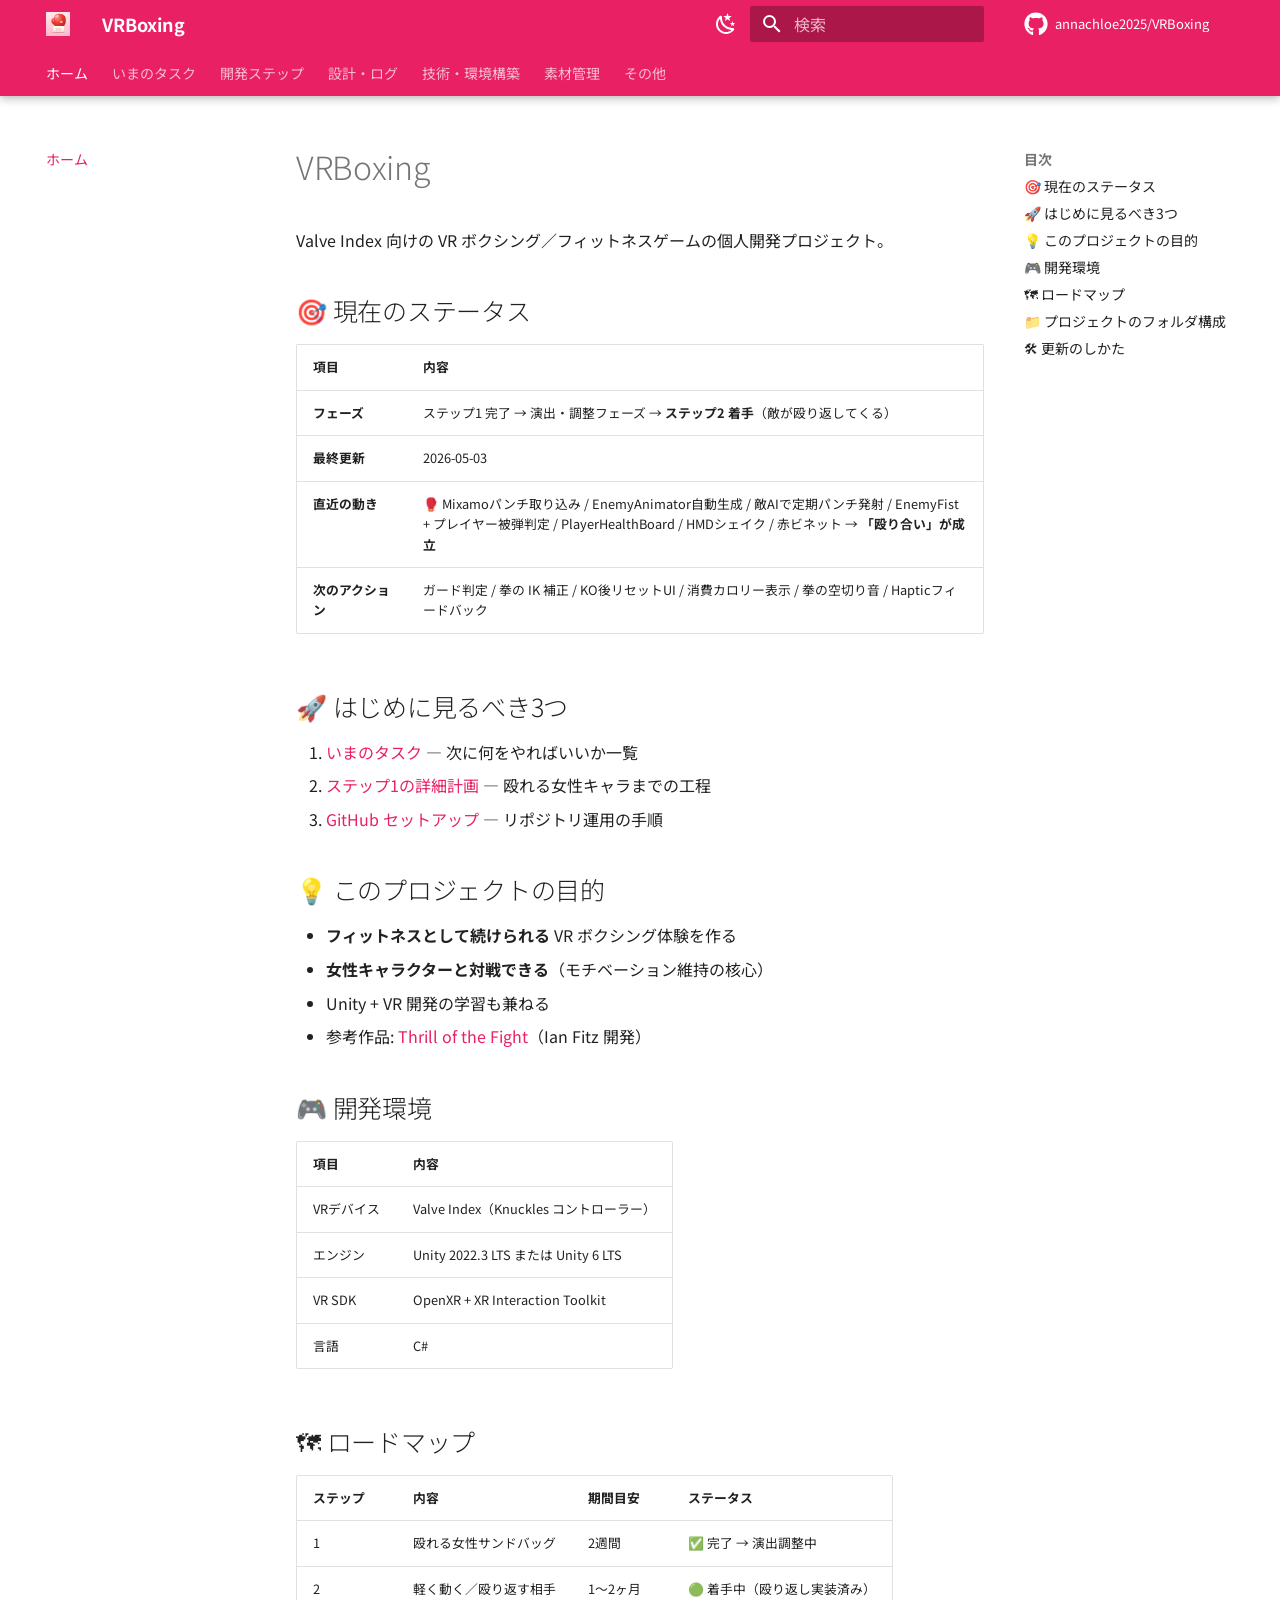
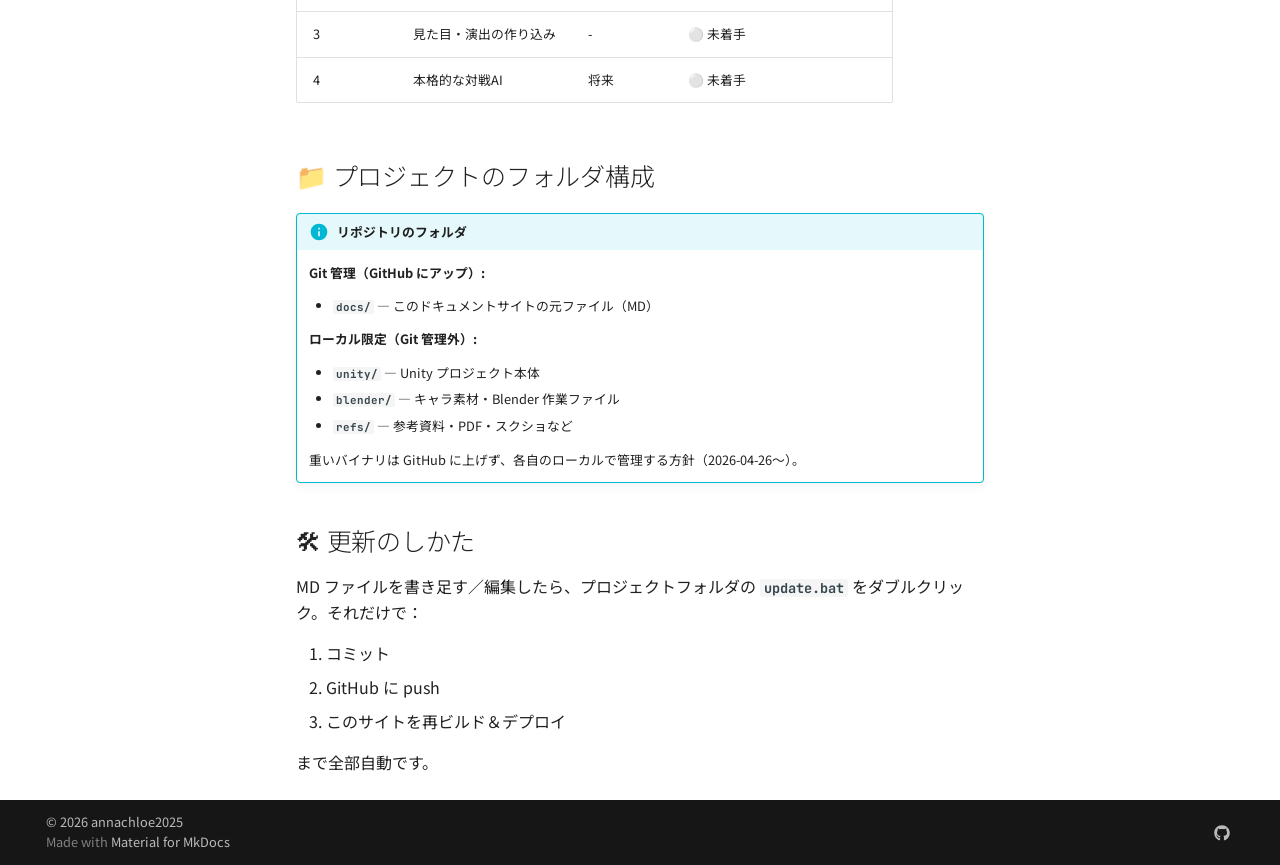
<file: index.html>
<!doctype html>
<html lang="ja" class="no-js">
  <head>
    
      <meta charset="utf-8">
      <meta name="viewport" content="width=device-width,initial-scale=1">
      
        <meta name="description" content="Valve Index 向け VR ボクシング／フィットネスゲームの個人開発プロジェクト">
      
      
      
        <link rel="canonical" href="https://annachloe2025.github.io/VRBoxing/">
      
      
      
        <link rel="next" href="tasks/">
      
      
        
      
      
      <link rel="icon" href="assets/icons/favicon-32.png">
      <meta name="generator" content="mkdocs-1.6.1, mkdocs-material-9.7.6">
    
    
      
        <title>VRBoxing</title>
      
    
    
      <link rel="stylesheet" href="assets/stylesheets/main.484c7ddc.min.css">
      
        
        <link rel="stylesheet" href="assets/stylesheets/palette.ab4e12ef.min.css">
      
      


    
    
      
    
    
      
        
        
        <link rel="preconnect" href="https://fonts.gstatic.com" crossorigin>
        <link rel="stylesheet" href="https://fonts.googleapis.com/css?family=Noto+Sans+JP:300,300i,400,400i,700,700i%7CJetBrains+Mono:400,400i,700,700i&display=fallback">
        <style>:root{--md-text-font:"Noto Sans JP";--md-code-font:"JetBrains Mono"}</style>
      
    
    
      <link rel="stylesheet" href="stylesheets/extra.css">
    
    <script>__md_scope=new URL(".",location),__md_hash=e=>[...e].reduce(((e,_)=>(e<<5)-e+_.charCodeAt(0)),0),__md_get=(e,_=localStorage,t=__md_scope)=>JSON.parse(_.getItem(t.pathname+"."+e)),__md_set=(e,_,t=localStorage,a=__md_scope)=>{try{t.setItem(a.pathname+"."+e,JSON.stringify(_))}catch(e){}}</script>
    
      

    
    
  <link rel="apple-touch-icon" sizes="180x180" href="assets/icons/apple-touch-icon-180.png">
  <link rel="icon" type="image/svg+xml" href="assets/icons/boxing-glove.svg">
  <link rel="icon" type="image/png" sizes="192x192" href="assets/icons/favicon-192.png">
  <link rel="icon" type="image/png" sizes="512x512" href="assets/icons/favicon-512.png">

  </head>
  
  
    
    
      
    
    
    
    
    <body dir="ltr" data-md-color-scheme="default" data-md-color-primary="pink" data-md-color-accent="pink">
  
    
    <input class="md-toggle" data-md-toggle="drawer" type="checkbox" id="__drawer" autocomplete="off">
    <input class="md-toggle" data-md-toggle="search" type="checkbox" id="__search" autocomplete="off">
    <label class="md-overlay" for="__drawer"></label>
    <div data-md-component="skip">
      
        
        <a href="#vrboxing" class="md-skip">
          コンテンツにスキップ
        </a>
      
    </div>
    <div data-md-component="announce">
      
    </div>
    
    
      

  

<header class="md-header md-header--shadow md-header--lifted" data-md-component="header">
  <nav class="md-header__inner md-grid" aria-label="ヘッダー">
    <a href="." title="VRBoxing" class="md-header__button md-logo" aria-label="VRBoxing" data-md-component="logo">
      
  <img src="assets/icons/boxing-glove.svg" alt="logo">

    </a>
    <label class="md-header__button md-icon" for="__drawer">
      
      <svg xmlns="http://www.w3.org/2000/svg" viewBox="0 0 24 24"><path d="M3 6h18v2H3zm0 5h18v2H3zm0 5h18v2H3z"/></svg>
    </label>
    <div class="md-header__title" data-md-component="header-title">
      <div class="md-header__ellipsis">
        <div class="md-header__topic">
          <span class="md-ellipsis">
            VRBoxing
          </span>
        </div>
        <div class="md-header__topic" data-md-component="header-topic">
          <span class="md-ellipsis">
            
              ホーム
            
          </span>
        </div>
      </div>
    </div>
    
      
        <form class="md-header__option" data-md-component="palette">
  
    
    
    
    <input class="md-option" data-md-color-media="(prefers-color-scheme: light)" data-md-color-scheme="default" data-md-color-primary="pink" data-md-color-accent="pink"  aria-label="ダークモードに切替"  type="radio" name="__palette" id="__palette_0">
    
      <label class="md-header__button md-icon" title="ダークモードに切替" for="__palette_1" hidden>
        <svg xmlns="http://www.w3.org/2000/svg" viewBox="0 0 24 24"><path d="m17.75 4.09-2.53 1.94.91 3.06-2.63-1.81-2.63 1.81.91-3.06-2.53-1.94L12.44 4l1.06-3 1.06 3zm3.5 6.91-1.64 1.25.59 1.98-1.7-1.17-1.7 1.17.59-1.98L15.75 11l2.06-.05L18.5 9l.69 1.95zm-2.28 4.95c.83-.08 1.72 1.1 1.19 1.85-.32.45-.66.87-1.08 1.27C15.17 23 8.84 23 4.94 19.07c-3.91-3.9-3.91-10.24 0-14.14.4-.4.82-.76 1.27-1.08.75-.53 1.93.36 1.85 1.19-.27 2.86.69 5.83 2.89 8.02a9.96 9.96 0 0 0 8.02 2.89m-1.64 2.02a12.08 12.08 0 0 1-7.8-3.47c-2.17-2.19-3.33-5-3.49-7.82-2.81 3.14-2.7 7.96.31 10.98 3.02 3.01 7.84 3.12 10.98.31"/></svg>
      </label>
    
  
    
    
    
    <input class="md-option" data-md-color-media="(prefers-color-scheme: dark)" data-md-color-scheme="slate" data-md-color-primary="pink" data-md-color-accent="pink"  aria-label="ライトモードに切替"  type="radio" name="__palette" id="__palette_1">
    
      <label class="md-header__button md-icon" title="ライトモードに切替" for="__palette_0" hidden>
        <svg xmlns="http://www.w3.org/2000/svg" viewBox="0 0 24 24"><path d="M12 7a5 5 0 0 1 5 5 5 5 0 0 1-5 5 5 5 0 0 1-5-5 5 5 0 0 1 5-5m0 2a3 3 0 0 0-3 3 3 3 0 0 0 3 3 3 3 0 0 0 3-3 3 3 0 0 0-3-3m0-7 2.39 3.42C13.65 5.15 12.84 5 12 5s-1.65.15-2.39.42zM3.34 7l4.16-.35A7.2 7.2 0 0 0 5.94 8.5c-.44.74-.69 1.5-.83 2.29zm.02 10 1.76-3.77a7.131 7.131 0 0 0 2.38 4.14zM20.65 7l-1.77 3.79a7.02 7.02 0 0 0-2.38-4.15zm-.01 10-4.14.36c.59-.51 1.12-1.14 1.54-1.86.42-.73.69-1.5.83-2.29zM12 22l-2.41-3.44c.74.27 1.55.44 2.41.44.82 0 1.63-.17 2.37-.44z"/></svg>
      </label>
    
  
</form>
      
    
    
      <script>var palette=__md_get("__palette");if(palette&&palette.color){if("(prefers-color-scheme)"===palette.color.media){var media=matchMedia("(prefers-color-scheme: light)"),input=document.querySelector(media.matches?"[data-md-color-media='(prefers-color-scheme: light)']":"[data-md-color-media='(prefers-color-scheme: dark)']");palette.color.media=input.getAttribute("data-md-color-media"),palette.color.scheme=input.getAttribute("data-md-color-scheme"),palette.color.primary=input.getAttribute("data-md-color-primary"),palette.color.accent=input.getAttribute("data-md-color-accent")}for(var[key,value]of Object.entries(palette.color))document.body.setAttribute("data-md-color-"+key,value)}</script>
    
    
    
      
      
        <label class="md-header__button md-icon" for="__search">
          
          <svg xmlns="http://www.w3.org/2000/svg" viewBox="0 0 24 24"><path d="M9.5 3A6.5 6.5 0 0 1 16 9.5c0 1.61-.59 3.09-1.56 4.23l.27.27h.79l5 5-1.5 1.5-5-5v-.79l-.27-.27A6.52 6.52 0 0 1 9.5 16 6.5 6.5 0 0 1 3 9.5 6.5 6.5 0 0 1 9.5 3m0 2C7 5 5 7 5 9.5S7 14 9.5 14 14 12 14 9.5 12 5 9.5 5"/></svg>
        </label>
        <div class="md-search" data-md-component="search" role="dialog">
  <label class="md-search__overlay" for="__search"></label>
  <div class="md-search__inner" role="search">
    <form class="md-search__form" name="search">
      <input type="text" class="md-search__input" name="query" aria-label="検索" placeholder="検索" autocapitalize="off" autocorrect="off" autocomplete="off" spellcheck="false" data-md-component="search-query" required>
      <label class="md-search__icon md-icon" for="__search">
        
        <svg xmlns="http://www.w3.org/2000/svg" viewBox="0 0 24 24"><path d="M9.5 3A6.5 6.5 0 0 1 16 9.5c0 1.61-.59 3.09-1.56 4.23l.27.27h.79l5 5-1.5 1.5-5-5v-.79l-.27-.27A6.52 6.52 0 0 1 9.5 16 6.5 6.5 0 0 1 3 9.5 6.5 6.5 0 0 1 9.5 3m0 2C7 5 5 7 5 9.5S7 14 9.5 14 14 12 14 9.5 12 5 9.5 5"/></svg>
        
        <svg xmlns="http://www.w3.org/2000/svg" viewBox="0 0 24 24"><path d="M20 11v2H8l5.5 5.5-1.42 1.42L4.16 12l7.92-7.92L13.5 5.5 8 11z"/></svg>
      </label>
      <nav class="md-search__options" aria-label="検索">
        
          <a href="javascript:void(0)" class="md-search__icon md-icon" title="共有" aria-label="共有" data-clipboard data-clipboard-text="" data-md-component="search-share" tabindex="-1">
            
            <svg xmlns="http://www.w3.org/2000/svg" viewBox="0 0 24 24"><path d="M18 16.08c-.76 0-1.44.3-1.96.77L8.91 12.7c.05-.23.09-.46.09-.7s-.04-.47-.09-.7l7.05-4.11c.54.5 1.25.81 2.04.81a3 3 0 0 0 3-3 3 3 0 0 0-3-3 3 3 0 0 0-3 3c0 .24.04.47.09.7L8.04 9.81C7.5 9.31 6.79 9 6 9a3 3 0 0 0-3 3 3 3 0 0 0 3 3c.79 0 1.5-.31 2.04-.81l7.12 4.15c-.05.21-.08.43-.08.66 0 1.61 1.31 2.91 2.92 2.91s2.92-1.3 2.92-2.91A2.92 2.92 0 0 0 18 16.08"/></svg>
          </a>
        
        <button type="reset" class="md-search__icon md-icon" title="クリア" aria-label="クリア" tabindex="-1">
          
          <svg xmlns="http://www.w3.org/2000/svg" viewBox="0 0 24 24"><path d="M19 6.41 17.59 5 12 10.59 6.41 5 5 6.41 10.59 12 5 17.59 6.41 19 12 13.41 17.59 19 19 17.59 13.41 12z"/></svg>
        </button>
      </nav>
      
        <div class="md-search__suggest" data-md-component="search-suggest"></div>
      
    </form>
    <div class="md-search__output">
      <div class="md-search__scrollwrap" tabindex="0" data-md-scrollfix>
        <div class="md-search-result" data-md-component="search-result">
          <div class="md-search-result__meta">
            検索を初期化
          </div>
          <ol class="md-search-result__list" role="presentation"></ol>
        </div>
      </div>
    </div>
  </div>
</div>
      
    
    
      <div class="md-header__source">
        <a href="https://github.com/annachloe2025/VRBoxing" title="リポジトリへ" class="md-source" data-md-component="source">
  <div class="md-source__icon md-icon">
    
    <svg xmlns="http://www.w3.org/2000/svg" viewBox="0 0 512 512"><!--! Font Awesome Free 7.1.0 by @fontawesome - https://fontawesome.com License - https://fontawesome.com/license/free (Icons: CC BY 4.0, Fonts: SIL OFL 1.1, Code: MIT License) Copyright 2025 Fonticons, Inc.--><path d="M173.9 397.4c0 2-2.3 3.6-5.2 3.6-3.3.3-5.6-1.3-5.6-3.6 0-2 2.3-3.6 5.2-3.6 3-.3 5.6 1.3 5.6 3.6m-31.1-4.5c-.7 2 1.3 4.3 4.3 4.9 2.6 1 5.6 0 6.2-2s-1.3-4.3-4.3-5.2c-2.6-.7-5.5.3-6.2 2.3m44.2-1.7c-2.9.7-4.9 2.6-4.6 4.9.3 2 2.9 3.3 5.9 2.6 2.9-.7 4.9-2.6 4.6-4.6-.3-1.9-3-3.2-5.9-2.9M252.8 8C114.1 8 8 113.3 8 252c0 110.9 69.8 205.8 169.5 239.2 12.8 2.3 17.3-5.6 17.3-12.1 0-6.2-.3-40.4-.3-61.4 0 0-70 15-84.7-29.8 0 0-11.4-29.1-27.8-36.6 0 0-22.9-15.7 1.6-15.4 0 0 24.9 2 38.6 25.8 21.9 38.6 58.6 27.5 72.9 20.9 2.3-16 8.8-27.1 16-33.7-55.9-6.2-112.3-14.3-112.3-110.5 0-27.5 7.6-41.3 23.6-58.9-2.6-6.5-11.1-33.3 2.6-67.9 20.9-6.5 69 27 69 27 20-5.6 41.5-8.5 62.8-8.5s42.8 2.9 62.8 8.5c0 0 48.1-33.6 69-27 13.7 34.7 5.2 61.4 2.6 67.9 16 17.7 25.8 31.5 25.8 58.9 0 96.5-58.9 104.2-114.8 110.5 9.2 7.9 17 22.9 17 46.4 0 33.7-.3 75.4-.3 83.6 0 6.5 4.6 14.4 17.3 12.1C436.2 457.8 504 362.9 504 252 504 113.3 391.5 8 252.8 8M105.2 352.9c-1.3 1-1 3.3.7 5.2 1.6 1.6 3.9 2.3 5.2 1 1.3-1 1-3.3-.7-5.2-1.6-1.6-3.9-2.3-5.2-1m-10.8-8.1c-.7 1.3.3 2.9 2.3 3.9 1.6 1 3.6.7 4.3-.7.7-1.3-.3-2.9-2.3-3.9-2-.6-3.6-.3-4.3.7m32.4 35.6c-1.6 1.3-1 4.3 1.3 6.2 2.3 2.3 5.2 2.6 6.5 1 1.3-1.3.7-4.3-1.3-6.2-2.2-2.3-5.2-2.6-6.5-1m-11.4-14.7c-1.6 1-1.6 3.6 0 5.9s4.3 3.3 5.6 2.3c1.6-1.3 1.6-3.9 0-6.2-1.4-2.3-4-3.3-5.6-2"/></svg>
  </div>
  <div class="md-source__repository">
    annachloe2025/VRBoxing
  </div>
</a>
      </div>
    
  </nav>
  
    
      
<nav class="md-tabs" aria-label="タブ" data-md-component="tabs">
  <div class="md-grid">
    <ul class="md-tabs__list">
      
        
  
  
  
    
  
  
    <li class="md-tabs__item md-tabs__item--active">
      <a href="." class="md-tabs__link">
        
  
  
    
  
  ホーム

      </a>
    </li>
  

      
        
  
  
  
  
    <li class="md-tabs__item">
      <a href="tasks/" class="md-tabs__link">
        
  
  
    
  
  いまのタスク

      </a>
    </li>
  

      
        
  
  
  
  
    
    
      <li class="md-tabs__item">
        <a href="steps/step1/" class="md-tabs__link">
          
  
  
    
  
  開発ステップ

        </a>
      </li>
    
  

      
        
  
  
  
  
    
    
      <li class="md-tabs__item">
        <a href="design/notes/" class="md-tabs__link">
          
  
  
    
  
  設計・ログ

        </a>
      </li>
    
  

      
        
  
  
  
  
    
    
      <li class="md-tabs__item">
        <a href="tech/unity/" class="md-tabs__link">
          
  
  
    
  
  技術・環境構築

        </a>
      </li>
    
  

      
        
  
  
  
  
    
    
      <li class="md-tabs__item">
        <a href="assets/overview/" class="md-tabs__link">
          
  
  
    
  
  素材管理

        </a>
      </li>
    
  

      
        
  
  
  
  
    
    
      <li class="md-tabs__item">
        <a href="misc/reference/" class="md-tabs__link">
          
  
  
    
  
  その他

        </a>
      </li>
    
  

      
    </ul>
  </div>
</nav>
    
  
</header>
    
    <div class="md-container" data-md-component="container">
      
      
        
      
      <main class="md-main" data-md-component="main">
        <div class="md-main__inner md-grid">
          
            
              
              <div class="md-sidebar md-sidebar--primary" data-md-component="sidebar" data-md-type="navigation" >
                <div class="md-sidebar__scrollwrap">
                  <div class="md-sidebar__inner">
                    


  


<nav class="md-nav md-nav--primary md-nav--lifted" aria-label="ナビゲーション" data-md-level="0">
  <label class="md-nav__title" for="__drawer">
    <a href="." title="VRBoxing" class="md-nav__button md-logo" aria-label="VRBoxing" data-md-component="logo">
      
  <img src="assets/icons/boxing-glove.svg" alt="logo">

    </a>
    VRBoxing
  </label>
  
    <div class="md-nav__source">
      <a href="https://github.com/annachloe2025/VRBoxing" title="リポジトリへ" class="md-source" data-md-component="source">
  <div class="md-source__icon md-icon">
    
    <svg xmlns="http://www.w3.org/2000/svg" viewBox="0 0 512 512"><!--! Font Awesome Free 7.1.0 by @fontawesome - https://fontawesome.com License - https://fontawesome.com/license/free (Icons: CC BY 4.0, Fonts: SIL OFL 1.1, Code: MIT License) Copyright 2025 Fonticons, Inc.--><path d="M173.9 397.4c0 2-2.3 3.6-5.2 3.6-3.3.3-5.6-1.3-5.6-3.6 0-2 2.3-3.6 5.2-3.6 3-.3 5.6 1.3 5.6 3.6m-31.1-4.5c-.7 2 1.3 4.3 4.3 4.9 2.6 1 5.6 0 6.2-2s-1.3-4.3-4.3-5.2c-2.6-.7-5.5.3-6.2 2.3m44.2-1.7c-2.9.7-4.9 2.6-4.6 4.9.3 2 2.9 3.3 5.9 2.6 2.9-.7 4.9-2.6 4.6-4.6-.3-1.9-3-3.2-5.9-2.9M252.8 8C114.1 8 8 113.3 8 252c0 110.9 69.8 205.8 169.5 239.2 12.8 2.3 17.3-5.6 17.3-12.1 0-6.2-.3-40.4-.3-61.4 0 0-70 15-84.7-29.8 0 0-11.4-29.1-27.8-36.6 0 0-22.9-15.7 1.6-15.4 0 0 24.9 2 38.6 25.8 21.9 38.6 58.6 27.5 72.9 20.9 2.3-16 8.8-27.1 16-33.7-55.9-6.2-112.3-14.3-112.3-110.5 0-27.5 7.6-41.3 23.6-58.9-2.6-6.5-11.1-33.3 2.6-67.9 20.9-6.5 69 27 69 27 20-5.6 41.5-8.5 62.8-8.5s42.8 2.9 62.8 8.5c0 0 48.1-33.6 69-27 13.7 34.7 5.2 61.4 2.6 67.9 16 17.7 25.8 31.5 25.8 58.9 0 96.5-58.9 104.2-114.8 110.5 9.2 7.9 17 22.9 17 46.4 0 33.7-.3 75.4-.3 83.6 0 6.5 4.6 14.4 17.3 12.1C436.2 457.8 504 362.9 504 252 504 113.3 391.5 8 252.8 8M105.2 352.9c-1.3 1-1 3.3.7 5.2 1.6 1.6 3.9 2.3 5.2 1 1.3-1 1-3.3-.7-5.2-1.6-1.6-3.9-2.3-5.2-1m-10.8-8.1c-.7 1.3.3 2.9 2.3 3.9 1.6 1 3.6.7 4.3-.7.7-1.3-.3-2.9-2.3-3.9-2-.6-3.6-.3-4.3.7m32.4 35.6c-1.6 1.3-1 4.3 1.3 6.2 2.3 2.3 5.2 2.6 6.5 1 1.3-1.3.7-4.3-1.3-6.2-2.2-2.3-5.2-2.6-6.5-1m-11.4-14.7c-1.6 1-1.6 3.6 0 5.9s4.3 3.3 5.6 2.3c1.6-1.3 1.6-3.9 0-6.2-1.4-2.3-4-3.3-5.6-2"/></svg>
  </div>
  <div class="md-source__repository">
    annachloe2025/VRBoxing
  </div>
</a>
    </div>
  
  <ul class="md-nav__list" data-md-scrollfix>
    
      
      
  
  
    
  
  
  
    <li class="md-nav__item md-nav__item--active">
      
      <input class="md-nav__toggle md-toggle" type="checkbox" id="__toc">
      
      
        
      
      
        <label class="md-nav__link md-nav__link--active" for="__toc">
          
  
  
  <span class="md-ellipsis">
    
  
    ホーム
  

    
  </span>
  
  

          <span class="md-nav__icon md-icon"></span>
        </label>
      
      <a href="." class="md-nav__link md-nav__link--active">
        
  
  
  <span class="md-ellipsis">
    
  
    ホーム
  

    
  </span>
  
  

      </a>
      
        

<nav class="md-nav md-nav--secondary" aria-label="目次">
  
  
  
    
  
  
    <label class="md-nav__title" for="__toc">
      <span class="md-nav__icon md-icon"></span>
      目次
    </label>
    <ul class="md-nav__list" data-md-component="toc" data-md-scrollfix>
      
        <li class="md-nav__item">
  <a href="#_1" class="md-nav__link">
    <span class="md-ellipsis">
      
        🎯 現在のステータス
      
    </span>
  </a>
  
</li>
      
        <li class="md-nav__item">
  <a href="#3" class="md-nav__link">
    <span class="md-ellipsis">
      
        🚀 はじめに見るべき3つ
      
    </span>
  </a>
  
</li>
      
        <li class="md-nav__item">
  <a href="#_2" class="md-nav__link">
    <span class="md-ellipsis">
      
        💡 このプロジェクトの目的
      
    </span>
  </a>
  
</li>
      
        <li class="md-nav__item">
  <a href="#_3" class="md-nav__link">
    <span class="md-ellipsis">
      
        🎮 開発環境
      
    </span>
  </a>
  
</li>
      
        <li class="md-nav__item">
  <a href="#_4" class="md-nav__link">
    <span class="md-ellipsis">
      
        🗺 ロードマップ
      
    </span>
  </a>
  
</li>
      
        <li class="md-nav__item">
  <a href="#_5" class="md-nav__link">
    <span class="md-ellipsis">
      
        📁 プロジェクトのフォルダ構成
      
    </span>
  </a>
  
</li>
      
        <li class="md-nav__item">
  <a href="#_6" class="md-nav__link">
    <span class="md-ellipsis">
      
        🛠 更新のしかた
      
    </span>
  </a>
  
</li>
      
    </ul>
  
</nav>
      
    </li>
  

    
      
      
  
  
  
  
    <li class="md-nav__item">
      <a href="tasks/" class="md-nav__link">
        
  
  
  <span class="md-ellipsis">
    
  
    いまのタスク
  

    
  </span>
  
  

      </a>
    </li>
  

    
      
      
  
  
  
  
    
    
      
        
      
    
    
    
      
      
        
      
    
    
    <li class="md-nav__item md-nav__item--nested">
      
        
        
        <input class="md-nav__toggle md-toggle " type="checkbox" id="__nav_3" >
        
          
          <label class="md-nav__link" for="__nav_3" id="__nav_3_label" tabindex="0">
            
  
  
  <span class="md-ellipsis">
    
  
    開発ステップ
  

    
  </span>
  
  

            <span class="md-nav__icon md-icon"></span>
          </label>
        
        <nav class="md-nav" data-md-level="1" aria-labelledby="__nav_3_label" aria-expanded="false">
          <label class="md-nav__title" for="__nav_3">
            <span class="md-nav__icon md-icon"></span>
            
  
    開発ステップ
  

          </label>
          <ul class="md-nav__list" data-md-scrollfix>
            
              
                
  
  
  
  
    <li class="md-nav__item">
      <a href="steps/step1/" class="md-nav__link">
        
  
  
  <span class="md-ellipsis">
    
  
    ステップ1 殴れる女性キャラ
  

    
  </span>
  
  

      </a>
    </li>
  

              
            
          </ul>
        </nav>
      
    </li>
  

    
      
      
  
  
  
  
    
    
      
        
      
        
      
    
    
    
      
      
        
      
    
    
    <li class="md-nav__item md-nav__item--nested">
      
        
        
        <input class="md-nav__toggle md-toggle " type="checkbox" id="__nav_4" >
        
          
          <label class="md-nav__link" for="__nav_4" id="__nav_4_label" tabindex="0">
            
  
  
  <span class="md-ellipsis">
    
  
    設計・ログ
  

    
  </span>
  
  

            <span class="md-nav__icon md-icon"></span>
          </label>
        
        <nav class="md-nav" data-md-level="1" aria-labelledby="__nav_4_label" aria-expanded="false">
          <label class="md-nav__title" for="__nav_4">
            <span class="md-nav__icon md-icon"></span>
            
  
    設計・ログ
  

          </label>
          <ul class="md-nav__list" data-md-scrollfix>
            
              
                
  
  
  
  
    <li class="md-nav__item">
      <a href="design/notes/" class="md-nav__link">
        
  
  
  <span class="md-ellipsis">
    
  
    ゲーム設計メモ
  

    
  </span>
  
  

      </a>
    </li>
  

              
            
              
                
  
  
  
  
    <li class="md-nav__item">
      <a href="design/dev-log/" class="md-nav__link">
        
  
  
  <span class="md-ellipsis">
    
  
    開発ログ
  

    
  </span>
  
  

      </a>
    </li>
  

              
            
          </ul>
        </nav>
      
    </li>
  

    
      
      
  
  
  
  
    
    
      
        
      
        
      
        
      
    
    
    
      
      
        
      
    
    
    <li class="md-nav__item md-nav__item--nested">
      
        
        
        <input class="md-nav__toggle md-toggle " type="checkbox" id="__nav_5" >
        
          
          <label class="md-nav__link" for="__nav_5" id="__nav_5_label" tabindex="0">
            
  
  
  <span class="md-ellipsis">
    
  
    技術・環境構築
  

    
  </span>
  
  

            <span class="md-nav__icon md-icon"></span>
          </label>
        
        <nav class="md-nav" data-md-level="1" aria-labelledby="__nav_5_label" aria-expanded="false">
          <label class="md-nav__title" for="__nav_5">
            <span class="md-nav__icon md-icon"></span>
            
  
    技術・環境構築
  

          </label>
          <ul class="md-nav__list" data-md-scrollfix>
            
              
                
  
  
  
  
    <li class="md-nav__item">
      <a href="tech/unity/" class="md-nav__link">
        
  
  
  <span class="md-ellipsis">
    
  
    Unity プロジェクト
  

    
  </span>
  
  

      </a>
    </li>
  

              
            
              
                
  
  
  
  
    <li class="md-nav__item">
      <a href="tech/github-setup/" class="md-nav__link">
        
  
  
  <span class="md-ellipsis">
    
  
    GitHub セットアップ
  

    
  </span>
  
  

      </a>
    </li>
  

              
            
              
                
  
  
  
  
    <li class="md-nav__item">
      <a href="tech/docs-site-guide/" class="md-nav__link">
        
  
  
  <span class="md-ellipsis">
    
  
    ドキュメントサイト運用
  

    
  </span>
  
  

      </a>
    </li>
  

              
            
          </ul>
        </nav>
      
    </li>
  

    
      
      
  
  
  
  
    
    
      
        
      
        
      
    
    
    
      
      
        
      
    
    
    <li class="md-nav__item md-nav__item--nested">
      
        
        
        <input class="md-nav__toggle md-toggle " type="checkbox" id="__nav_6" >
        
          
          <label class="md-nav__link" for="__nav_6" id="__nav_6_label" tabindex="0">
            
  
  
  <span class="md-ellipsis">
    
  
    素材管理
  

    
  </span>
  
  

            <span class="md-nav__icon md-icon"></span>
          </label>
        
        <nav class="md-nav" data-md-level="1" aria-labelledby="__nav_6_label" aria-expanded="false">
          <label class="md-nav__title" for="__nav_6">
            <span class="md-nav__icon md-icon"></span>
            
  
    素材管理
  

          </label>
          <ul class="md-nav__list" data-md-scrollfix>
            
              
                
  
  
  
  
    <li class="md-nav__item">
      <a href="assets/overview/" class="md-nav__link">
        
  
  
  <span class="md-ellipsis">
    
  
    素材全体ルール
  

    
  </span>
  
  

      </a>
    </li>
  

              
            
              
                
  
  
  
  
    <li class="md-nav__item">
      <a href="assets/characters/" class="md-nav__link">
        
  
  
  <span class="md-ellipsis">
    
  
    キャラクター素材
  

    
  </span>
  
  

      </a>
    </li>
  

              
            
          </ul>
        </nav>
      
    </li>
  

    
      
      
  
  
  
  
    
    
      
        
      
        
      
        
      
    
    
    
      
      
        
      
    
    
    <li class="md-nav__item md-nav__item--nested">
      
        
        
        <input class="md-nav__toggle md-toggle " type="checkbox" id="__nav_7" >
        
          
          <label class="md-nav__link" for="__nav_7" id="__nav_7_label" tabindex="0">
            
  
  
  <span class="md-ellipsis">
    
  
    その他
  

    
  </span>
  
  

            <span class="md-nav__icon md-icon"></span>
          </label>
        
        <nav class="md-nav" data-md-level="1" aria-labelledby="__nav_7_label" aria-expanded="false">
          <label class="md-nav__title" for="__nav_7">
            <span class="md-nav__icon md-icon"></span>
            
  
    その他
  

          </label>
          <ul class="md-nav__list" data-md-scrollfix>
            
              
                
  
  
  
  
    <li class="md-nav__item">
      <a href="misc/reference/" class="md-nav__link">
        
  
  
  <span class="md-ellipsis">
    
  
    参考資料
  

    
  </span>
  
  

      </a>
    </li>
  

              
            
              
                
  
  
  
  
    <li class="md-nav__item">
      <a href="misc/builds/" class="md-nav__link">
        
  
  
  <span class="md-ellipsis">
    
  
    ビルド
  

    
  </span>
  
  

      </a>
    </li>
  

              
            
              
                
  
  
  
  
    <li class="md-nav__item">
      <a href="misc/backups/" class="md-nav__link">
        
  
  
  <span class="md-ellipsis">
    
  
    バックアップ
  

    
  </span>
  
  

      </a>
    </li>
  

              
            
          </ul>
        </nav>
      
    </li>
  

    
  </ul>
</nav>
                  </div>
                </div>
              </div>
            
            
              
              <div class="md-sidebar md-sidebar--secondary" data-md-component="sidebar" data-md-type="toc" >
                <div class="md-sidebar__scrollwrap">
                  <div class="md-sidebar__inner">
                    

<nav class="md-nav md-nav--secondary" aria-label="目次">
  
  
  
    
  
  
    <label class="md-nav__title" for="__toc">
      <span class="md-nav__icon md-icon"></span>
      目次
    </label>
    <ul class="md-nav__list" data-md-component="toc" data-md-scrollfix>
      
        <li class="md-nav__item">
  <a href="#_1" class="md-nav__link">
    <span class="md-ellipsis">
      
        🎯 現在のステータス
      
    </span>
  </a>
  
</li>
      
        <li class="md-nav__item">
  <a href="#3" class="md-nav__link">
    <span class="md-ellipsis">
      
        🚀 はじめに見るべき3つ
      
    </span>
  </a>
  
</li>
      
        <li class="md-nav__item">
  <a href="#_2" class="md-nav__link">
    <span class="md-ellipsis">
      
        💡 このプロジェクトの目的
      
    </span>
  </a>
  
</li>
      
        <li class="md-nav__item">
  <a href="#_3" class="md-nav__link">
    <span class="md-ellipsis">
      
        🎮 開発環境
      
    </span>
  </a>
  
</li>
      
        <li class="md-nav__item">
  <a href="#_4" class="md-nav__link">
    <span class="md-ellipsis">
      
        🗺 ロードマップ
      
    </span>
  </a>
  
</li>
      
        <li class="md-nav__item">
  <a href="#_5" class="md-nav__link">
    <span class="md-ellipsis">
      
        📁 プロジェクトのフォルダ構成
      
    </span>
  </a>
  
</li>
      
        <li class="md-nav__item">
  <a href="#_6" class="md-nav__link">
    <span class="md-ellipsis">
      
        🛠 更新のしかた
      
    </span>
  </a>
  
</li>
      
    </ul>
  
</nav>
                  </div>
                </div>
              </div>
            
          
          
            <div class="md-content" data-md-component="content">
              
              <article class="md-content__inner md-typeset">
                
                  


  
  


<h1 id="vrboxing">VRBoxing<a class="headerlink" href="#vrboxing" title="Permanent link">&para;</a></h1>
<p>Valve Index 向けの VR ボクシング／フィットネスゲームの個人開発プロジェクト。</p>
<h2 id="_1">🎯 現在のステータス<a class="headerlink" href="#_1" title="Permanent link">&para;</a></h2>
<table>
<thead>
<tr>
<th>項目</th>
<th>内容</th>
</tr>
</thead>
<tbody>
<tr>
<td><strong>フェーズ</strong></td>
<td>ステップ1 完了 → 演出・調整フェーズ → <strong>ステップ2 着手</strong>（敵が殴り返してくる）</td>
</tr>
<tr>
<td><strong>最終更新</strong></td>
<td>2026-05-03</td>
</tr>
<tr>
<td><strong>直近の動き</strong></td>
<td>🥊 Mixamoパンチ取り込み / EnemyAnimator自動生成 / 敵AIで定期パンチ発射 / EnemyFist + プレイヤー被弾判定 / PlayerHealthBoard / HMDシェイク / 赤ビネット → <strong>「殴り合い」が成立</strong></td>
</tr>
<tr>
<td><strong>次のアクション</strong></td>
<td>ガード判定 / 拳の IK 補正 / KO後リセットUI / 消費カロリー表示 / 拳の空切り音 / Hapticフィードバック</td>
</tr>
</tbody>
</table>
<h2 id="3">🚀 はじめに見るべき3つ<a class="headerlink" href="#3" title="Permanent link">&para;</a></h2>
<ol>
<li><a href="tasks/">いまのタスク</a> — 次に何をやればいいか一覧</li>
<li><a href="steps/step1/">ステップ1の詳細計画</a> — 殴れる女性キャラまでの工程</li>
<li><a href="tech/github-setup/">GitHub セットアップ</a> — リポジトリ運用の手順</li>
</ol>
<h2 id="_2">💡 このプロジェクトの目的<a class="headerlink" href="#_2" title="Permanent link">&para;</a></h2>
<ul>
<li><strong>フィットネスとして続けられる</strong> VR ボクシング体験を作る</li>
<li><strong>女性キャラクターと対戦できる</strong>（モチベーション維持の核心）</li>
<li>Unity + VR 開発の学習も兼ねる</li>
<li>参考作品: <a href="https://store.steampowered.com/app/651900/">Thrill of the Fight</a>（Ian Fitz 開発）</li>
</ul>
<h2 id="_3">🎮 開発環境<a class="headerlink" href="#_3" title="Permanent link">&para;</a></h2>
<table>
<thead>
<tr>
<th>項目</th>
<th>内容</th>
</tr>
</thead>
<tbody>
<tr>
<td>VRデバイス</td>
<td>Valve Index（Knuckles コントローラー）</td>
</tr>
<tr>
<td>エンジン</td>
<td>Unity 2022.3 LTS または Unity 6 LTS</td>
</tr>
<tr>
<td>VR SDK</td>
<td>OpenXR + XR Interaction Toolkit</td>
</tr>
<tr>
<td>言語</td>
<td>C#</td>
</tr>
</tbody>
</table>
<h2 id="_4">🗺 ロードマップ<a class="headerlink" href="#_4" title="Permanent link">&para;</a></h2>
<table>
<thead>
<tr>
<th>ステップ</th>
<th>内容</th>
<th>期間目安</th>
<th>ステータス</th>
</tr>
</thead>
<tbody>
<tr>
<td>1</td>
<td>殴れる女性サンドバッグ</td>
<td>2週間</td>
<td>✅ 完了 → 演出調整中</td>
</tr>
<tr>
<td>2</td>
<td>軽く動く／殴り返す相手</td>
<td>1〜2ヶ月</td>
<td>🟢 着手中（殴り返し実装済み）</td>
</tr>
<tr>
<td>3</td>
<td>見た目・演出の作り込み</td>
<td>-</td>
<td>⚪ 未着手</td>
</tr>
<tr>
<td>4</td>
<td>本格的な対戦AI</td>
<td>将来</td>
<td>⚪ 未着手</td>
</tr>
</tbody>
</table>
<h2 id="_5">📁 プロジェクトのフォルダ構成<a class="headerlink" href="#_5" title="Permanent link">&para;</a></h2>
<div class="admonition info">
<p class="admonition-title">リポジトリのフォルダ</p>
<p><strong>Git 管理（GitHub にアップ）:</strong></p>
<ul>
<li><strong><code>docs/</code></strong> — このドキュメントサイトの元ファイル（MD）</li>
</ul>
<p><strong>ローカル限定（Git 管理外）:</strong></p>
<ul>
<li><strong><code>unity/</code></strong> — Unity プロジェクト本体</li>
<li><strong><code>blender/</code></strong> — キャラ素材・Blender 作業ファイル</li>
<li><strong><code>refs/</code></strong> — 参考資料・PDF・スクショなど</li>
</ul>
<p>重いバイナリは GitHub に上げず、各自のローカルで管理する方針（2026-04-26〜）。</p>
</div>
<h2 id="_6">🛠 更新のしかた<a class="headerlink" href="#_6" title="Permanent link">&para;</a></h2>
<p>MD ファイルを書き足す／編集したら、プロジェクトフォルダの <strong><code>update.bat</code></strong> をダブルクリック。それだけで：</p>
<ol>
<li>コミット</li>
<li>GitHub に push</li>
<li>このサイトを再ビルド＆デプロイ</li>
</ol>
<p>まで全部自動です。</p>












                
              </article>
            </div>
          
          
  <script>var tabs=__md_get("__tabs");if(Array.isArray(tabs))e:for(var set of document.querySelectorAll(".tabbed-set")){var labels=set.querySelector(".tabbed-labels");for(var tab of tabs)for(var label of labels.getElementsByTagName("label"))if(label.innerText.trim()===tab){var input=document.getElementById(label.htmlFor);input.checked=!0;continue e}}</script>

<script>var target=document.getElementById(location.hash.slice(1));target&&target.name&&(target.checked=target.name.startsWith("__tabbed_"))</script>
        </div>
        
          <button type="button" class="md-top md-icon" data-md-component="top" hidden>
  
  <svg xmlns="http://www.w3.org/2000/svg" viewBox="0 0 24 24"><path d="M13 20h-2V8l-5.5 5.5-1.42-1.42L12 4.16l7.92 7.92-1.42 1.42L13 8z"/></svg>
  ページトップへ戻る
</button>
        
      </main>
      
        <footer class="md-footer">
  
  <div class="md-footer-meta md-typeset">
    <div class="md-footer-meta__inner md-grid">
      <div class="md-copyright">
  
    <div class="md-copyright__highlight">
      &copy; 2026 annachloe2025
    </div>
  
  
    Made with
    <a href="https://squidfunk.github.io/mkdocs-material/" target="_blank" rel="noopener">
      Material for MkDocs
    </a>
  
</div>
      
        
<div class="md-social">
  
    
    
    
    
      
      
    
    <a href="https://github.com/annachloe2025/VRBoxing" target="_blank" rel="noopener" title="github.com" class="md-social__link">
      <svg xmlns="http://www.w3.org/2000/svg" viewBox="0 0 512 512"><!--! Font Awesome Free 7.1.0 by @fontawesome - https://fontawesome.com License - https://fontawesome.com/license/free (Icons: CC BY 4.0, Fonts: SIL OFL 1.1, Code: MIT License) Copyright 2025 Fonticons, Inc.--><path d="M173.9 397.4c0 2-2.3 3.6-5.2 3.6-3.3.3-5.6-1.3-5.6-3.6 0-2 2.3-3.6 5.2-3.6 3-.3 5.6 1.3 5.6 3.6m-31.1-4.5c-.7 2 1.3 4.3 4.3 4.9 2.6 1 5.6 0 6.2-2s-1.3-4.3-4.3-5.2c-2.6-.7-5.5.3-6.2 2.3m44.2-1.7c-2.9.7-4.9 2.6-4.6 4.9.3 2 2.9 3.3 5.9 2.6 2.9-.7 4.9-2.6 4.6-4.6-.3-1.9-3-3.2-5.9-2.9M252.8 8C114.1 8 8 113.3 8 252c0 110.9 69.8 205.8 169.5 239.2 12.8 2.3 17.3-5.6 17.3-12.1 0-6.2-.3-40.4-.3-61.4 0 0-70 15-84.7-29.8 0 0-11.4-29.1-27.8-36.6 0 0-22.9-15.7 1.6-15.4 0 0 24.9 2 38.6 25.8 21.9 38.6 58.6 27.5 72.9 20.9 2.3-16 8.8-27.1 16-33.7-55.9-6.2-112.3-14.3-112.3-110.5 0-27.5 7.6-41.3 23.6-58.9-2.6-6.5-11.1-33.3 2.6-67.9 20.9-6.5 69 27 69 27 20-5.6 41.5-8.5 62.8-8.5s42.8 2.9 62.8 8.5c0 0 48.1-33.6 69-27 13.7 34.7 5.2 61.4 2.6 67.9 16 17.7 25.8 31.5 25.8 58.9 0 96.5-58.9 104.2-114.8 110.5 9.2 7.9 17 22.9 17 46.4 0 33.7-.3 75.4-.3 83.6 0 6.5 4.6 14.4 17.3 12.1C436.2 457.8 504 362.9 504 252 504 113.3 391.5 8 252.8 8M105.2 352.9c-1.3 1-1 3.3.7 5.2 1.6 1.6 3.9 2.3 5.2 1 1.3-1 1-3.3-.7-5.2-1.6-1.6-3.9-2.3-5.2-1m-10.8-8.1c-.7 1.3.3 2.9 2.3 3.9 1.6 1 3.6.7 4.3-.7.7-1.3-.3-2.9-2.3-3.9-2-.6-3.6-.3-4.3.7m32.4 35.6c-1.6 1.3-1 4.3 1.3 6.2 2.3 2.3 5.2 2.6 6.5 1 1.3-1.3.7-4.3-1.3-6.2-2.2-2.3-5.2-2.6-6.5-1m-11.4-14.7c-1.6 1-1.6 3.6 0 5.9s4.3 3.3 5.6 2.3c1.6-1.3 1.6-3.9 0-6.2-1.4-2.3-4-3.3-5.6-2"/></svg>
    </a>
  
</div>
      
    </div>
  </div>
</footer>
      
    </div>
    <div class="md-dialog" data-md-component="dialog">
      <div class="md-dialog__inner md-typeset"></div>
    </div>
    
    
    
      
      
      <script id="__config" type="application/json">{"annotate": null, "base": ".", "features": ["navigation.tabs", "navigation.tabs.sticky", "navigation.sections", "navigation.top", "navigation.tracking", "navigation.indexes", "toc.follow", "search.suggest", "search.highlight", "search.share", "content.code.copy", "content.tabs.link"], "search": "assets/javascripts/workers/search.2c215733.min.js", "tags": null, "translations": {"clipboard.copied": "\u30b3\u30d4\u30fc\u3057\u307e\u3057\u305f", "clipboard.copy": "\u30af\u30ea\u30c3\u30d7\u30dc\u30fc\u30c9\u3078\u30b3\u30d4\u30fc", "search.result.more.one": "\u3053\u306e\u30da\u30fc\u30b8\u5185\u306b\u3082\u30461\u4ef6\u898b\u3064\u304b\u308a\u307e\u3057\u305f", "search.result.more.other": "\u3053\u306e\u30da\u30fc\u30b8\u5185\u306b\u3042\u3068#\u4ef6\u898b\u3064\u304b\u308a\u307e\u3057\u305f", "search.result.none": "\u4f55\u3082\u898b\u3064\u304b\u308a\u307e\u305b\u3093\u3067\u3057\u305f", "search.result.one": "1\u4ef6\u898b\u3064\u304b\u308a\u307e\u3057\u305f", "search.result.other": "#\u4ef6\u898b\u3064\u304b\u308a\u307e\u3057\u305f", "search.result.placeholder": "\u691c\u7d22\u30ad\u30fc\u30ef\u30fc\u30c9\u3092\u5165\u529b\u3057\u3066\u304f\u3060\u3055\u3044", "search.result.term.missing": "\u691c\u7d22\u306b\u542b\u307e\u308c\u306a\u3044", "select.version": "\u30d0\u30fc\u30b8\u30e7\u30f3\u5207\u308a\u66ff\u3048"}, "version": null}</script>
    
    
      <script src="assets/javascripts/bundle.79ae519e.min.js"></script>
      
    
  </body>
</html>
</file>
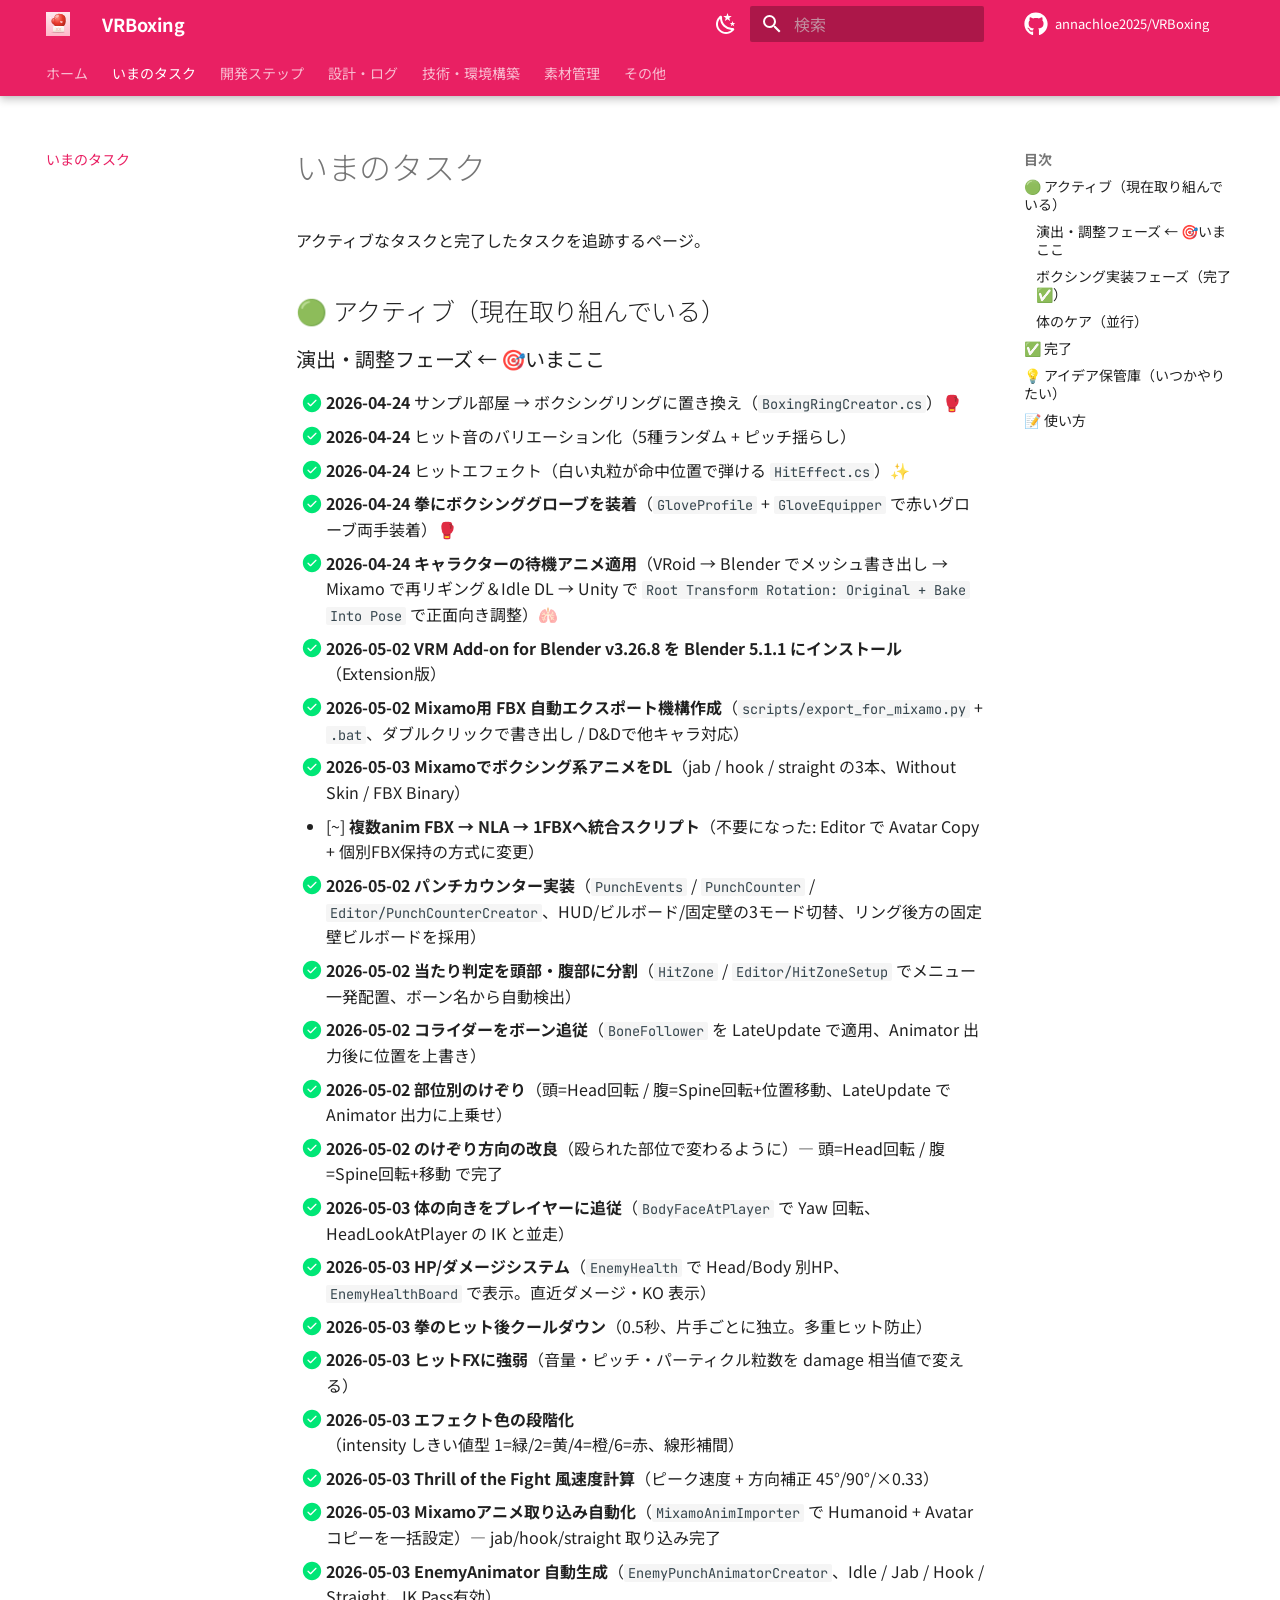
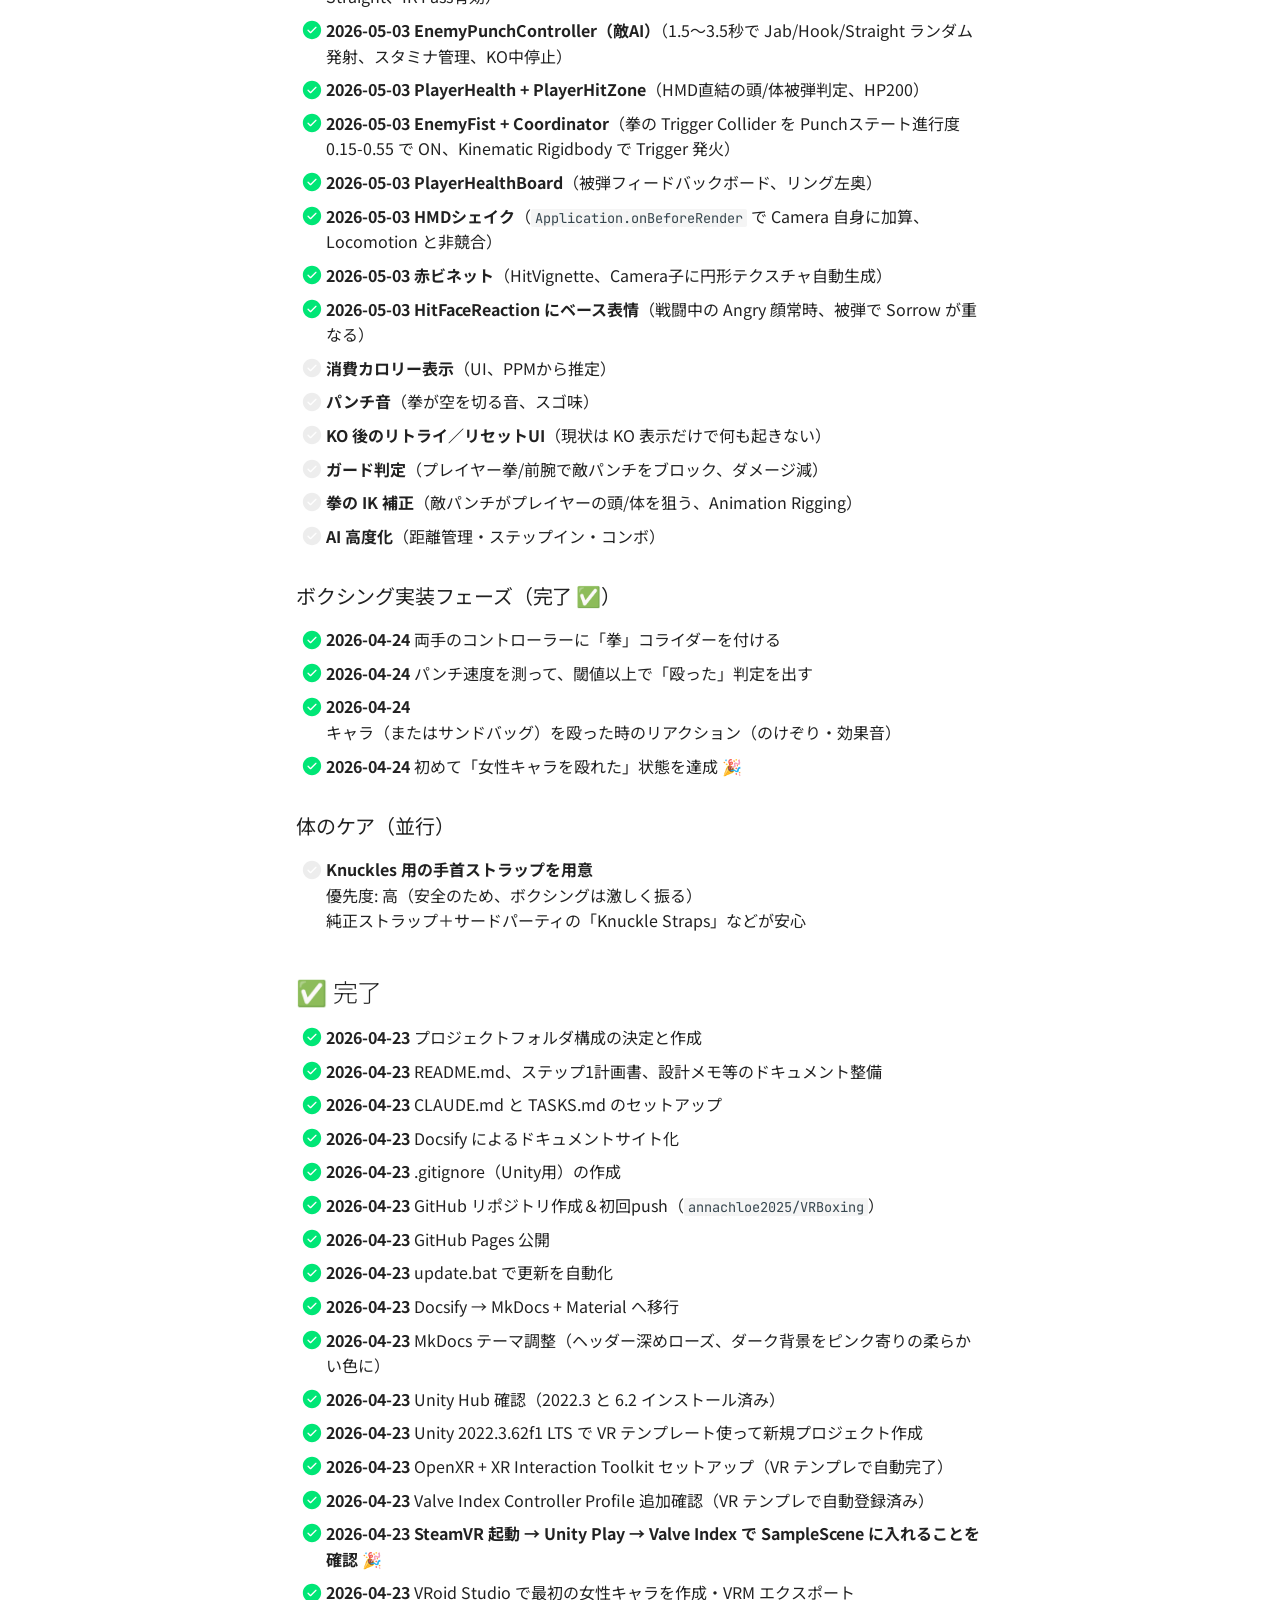
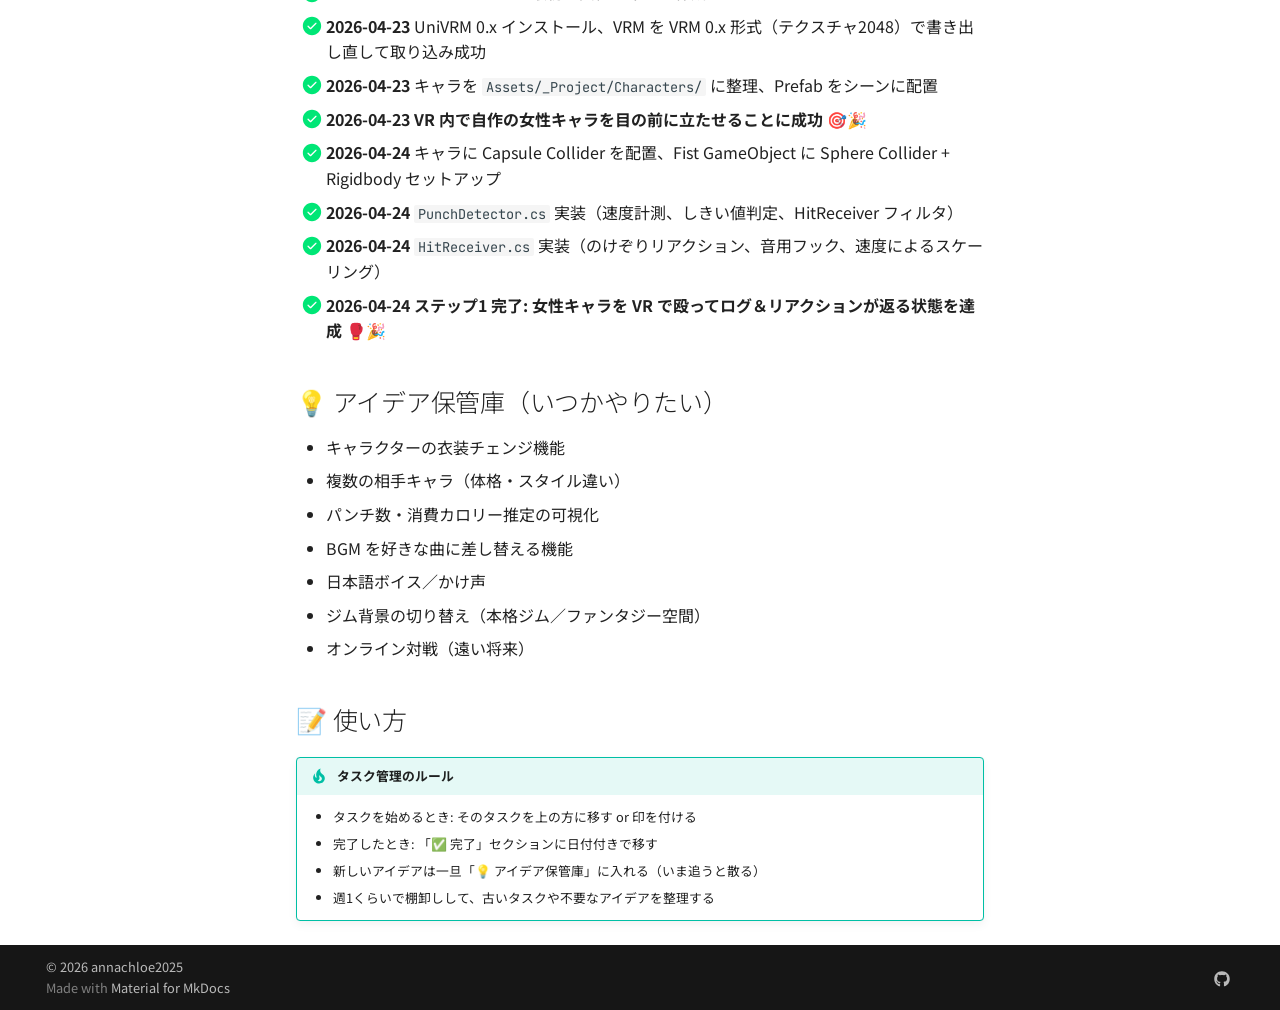
<file: tasks/index.html>
<!doctype html>
<html lang="ja" class="no-js">
  <head>
    
      <meta charset="utf-8">
      <meta name="viewport" content="width=device-width,initial-scale=1">
      
        <meta name="description" content="Valve Index 向け VR ボクシング／フィットネスゲームの個人開発プロジェクト">
      
      
      
        <link rel="canonical" href="https://annachloe2025.github.io/VRBoxing/tasks/">
      
      
        <link rel="prev" href="..">
      
      
        <link rel="next" href="../steps/step1/">
      
      
        
      
      
      <link rel="icon" href="../assets/icons/favicon-32.png">
      <meta name="generator" content="mkdocs-1.6.1, mkdocs-material-9.7.6">
    
    
      
        <title>いまのタスク - VRBoxing</title>
      
    
    
      <link rel="stylesheet" href="../assets/stylesheets/main.484c7ddc.min.css">
      
        
        <link rel="stylesheet" href="../assets/stylesheets/palette.ab4e12ef.min.css">
      
      


    
    
      
    
    
      
        
        
        <link rel="preconnect" href="https://fonts.gstatic.com" crossorigin>
        <link rel="stylesheet" href="https://fonts.googleapis.com/css?family=Noto+Sans+JP:300,300i,400,400i,700,700i%7CJetBrains+Mono:400,400i,700,700i&display=fallback">
        <style>:root{--md-text-font:"Noto Sans JP";--md-code-font:"JetBrains Mono"}</style>
      
    
    
      <link rel="stylesheet" href="../stylesheets/extra.css">
    
    <script>__md_scope=new URL("..",location),__md_hash=e=>[...e].reduce(((e,_)=>(e<<5)-e+_.charCodeAt(0)),0),__md_get=(e,_=localStorage,t=__md_scope)=>JSON.parse(_.getItem(t.pathname+"."+e)),__md_set=(e,_,t=localStorage,a=__md_scope)=>{try{t.setItem(a.pathname+"."+e,JSON.stringify(_))}catch(e){}}</script>
    
      

    
    
  <link rel="apple-touch-icon" sizes="180x180" href="../assets/icons/apple-touch-icon-180.png">
  <link rel="icon" type="image/svg+xml" href="../assets/icons/boxing-glove.svg">
  <link rel="icon" type="image/png" sizes="192x192" href="../assets/icons/favicon-192.png">
  <link rel="icon" type="image/png" sizes="512x512" href="../assets/icons/favicon-512.png">

  </head>
  
  
    
    
      
    
    
    
    
    <body dir="ltr" data-md-color-scheme="default" data-md-color-primary="pink" data-md-color-accent="pink">
  
    
    <input class="md-toggle" data-md-toggle="drawer" type="checkbox" id="__drawer" autocomplete="off">
    <input class="md-toggle" data-md-toggle="search" type="checkbox" id="__search" autocomplete="off">
    <label class="md-overlay" for="__drawer"></label>
    <div data-md-component="skip">
      
        
        <a href="#_1" class="md-skip">
          コンテンツにスキップ
        </a>
      
    </div>
    <div data-md-component="announce">
      
    </div>
    
    
      

  

<header class="md-header md-header--shadow md-header--lifted" data-md-component="header">
  <nav class="md-header__inner md-grid" aria-label="ヘッダー">
    <a href=".." title="VRBoxing" class="md-header__button md-logo" aria-label="VRBoxing" data-md-component="logo">
      
  <img src="../assets/icons/boxing-glove.svg" alt="logo">

    </a>
    <label class="md-header__button md-icon" for="__drawer">
      
      <svg xmlns="http://www.w3.org/2000/svg" viewBox="0 0 24 24"><path d="M3 6h18v2H3zm0 5h18v2H3zm0 5h18v2H3z"/></svg>
    </label>
    <div class="md-header__title" data-md-component="header-title">
      <div class="md-header__ellipsis">
        <div class="md-header__topic">
          <span class="md-ellipsis">
            VRBoxing
          </span>
        </div>
        <div class="md-header__topic" data-md-component="header-topic">
          <span class="md-ellipsis">
            
              いまのタスク
            
          </span>
        </div>
      </div>
    </div>
    
      
        <form class="md-header__option" data-md-component="palette">
  
    
    
    
    <input class="md-option" data-md-color-media="(prefers-color-scheme: light)" data-md-color-scheme="default" data-md-color-primary="pink" data-md-color-accent="pink"  aria-label="ダークモードに切替"  type="radio" name="__palette" id="__palette_0">
    
      <label class="md-header__button md-icon" title="ダークモードに切替" for="__palette_1" hidden>
        <svg xmlns="http://www.w3.org/2000/svg" viewBox="0 0 24 24"><path d="m17.75 4.09-2.53 1.94.91 3.06-2.63-1.81-2.63 1.81.91-3.06-2.53-1.94L12.44 4l1.06-3 1.06 3zm3.5 6.91-1.64 1.25.59 1.98-1.7-1.17-1.7 1.17.59-1.98L15.75 11l2.06-.05L18.5 9l.69 1.95zm-2.28 4.95c.83-.08 1.72 1.1 1.19 1.85-.32.45-.66.87-1.08 1.27C15.17 23 8.84 23 4.94 19.07c-3.91-3.9-3.91-10.24 0-14.14.4-.4.82-.76 1.27-1.08.75-.53 1.93.36 1.85 1.19-.27 2.86.69 5.83 2.89 8.02a9.96 9.96 0 0 0 8.02 2.89m-1.64 2.02a12.08 12.08 0 0 1-7.8-3.47c-2.17-2.19-3.33-5-3.49-7.82-2.81 3.14-2.7 7.96.31 10.98 3.02 3.01 7.84 3.12 10.98.31"/></svg>
      </label>
    
  
    
    
    
    <input class="md-option" data-md-color-media="(prefers-color-scheme: dark)" data-md-color-scheme="slate" data-md-color-primary="pink" data-md-color-accent="pink"  aria-label="ライトモードに切替"  type="radio" name="__palette" id="__palette_1">
    
      <label class="md-header__button md-icon" title="ライトモードに切替" for="__palette_0" hidden>
        <svg xmlns="http://www.w3.org/2000/svg" viewBox="0 0 24 24"><path d="M12 7a5 5 0 0 1 5 5 5 5 0 0 1-5 5 5 5 0 0 1-5-5 5 5 0 0 1 5-5m0 2a3 3 0 0 0-3 3 3 3 0 0 0 3 3 3 3 0 0 0 3-3 3 3 0 0 0-3-3m0-7 2.39 3.42C13.65 5.15 12.84 5 12 5s-1.65.15-2.39.42zM3.34 7l4.16-.35A7.2 7.2 0 0 0 5.94 8.5c-.44.74-.69 1.5-.83 2.29zm.02 10 1.76-3.77a7.131 7.131 0 0 0 2.38 4.14zM20.65 7l-1.77 3.79a7.02 7.02 0 0 0-2.38-4.15zm-.01 10-4.14.36c.59-.51 1.12-1.14 1.54-1.86.42-.73.69-1.5.83-2.29zM12 22l-2.41-3.44c.74.27 1.55.44 2.41.44.82 0 1.63-.17 2.37-.44z"/></svg>
      </label>
    
  
</form>
      
    
    
      <script>var palette=__md_get("__palette");if(palette&&palette.color){if("(prefers-color-scheme)"===palette.color.media){var media=matchMedia("(prefers-color-scheme: light)"),input=document.querySelector(media.matches?"[data-md-color-media='(prefers-color-scheme: light)']":"[data-md-color-media='(prefers-color-scheme: dark)']");palette.color.media=input.getAttribute("data-md-color-media"),palette.color.scheme=input.getAttribute("data-md-color-scheme"),palette.color.primary=input.getAttribute("data-md-color-primary"),palette.color.accent=input.getAttribute("data-md-color-accent")}for(var[key,value]of Object.entries(palette.color))document.body.setAttribute("data-md-color-"+key,value)}</script>
    
    
    
      
      
        <label class="md-header__button md-icon" for="__search">
          
          <svg xmlns="http://www.w3.org/2000/svg" viewBox="0 0 24 24"><path d="M9.5 3A6.5 6.5 0 0 1 16 9.5c0 1.61-.59 3.09-1.56 4.23l.27.27h.79l5 5-1.5 1.5-5-5v-.79l-.27-.27A6.52 6.52 0 0 1 9.5 16 6.5 6.5 0 0 1 3 9.5 6.5 6.5 0 0 1 9.5 3m0 2C7 5 5 7 5 9.5S7 14 9.5 14 14 12 14 9.5 12 5 9.5 5"/></svg>
        </label>
        <div class="md-search" data-md-component="search" role="dialog">
  <label class="md-search__overlay" for="__search"></label>
  <div class="md-search__inner" role="search">
    <form class="md-search__form" name="search">
      <input type="text" class="md-search__input" name="query" aria-label="検索" placeholder="検索" autocapitalize="off" autocorrect="off" autocomplete="off" spellcheck="false" data-md-component="search-query" required>
      <label class="md-search__icon md-icon" for="__search">
        
        <svg xmlns="http://www.w3.org/2000/svg" viewBox="0 0 24 24"><path d="M9.5 3A6.5 6.5 0 0 1 16 9.5c0 1.61-.59 3.09-1.56 4.23l.27.27h.79l5 5-1.5 1.5-5-5v-.79l-.27-.27A6.52 6.52 0 0 1 9.5 16 6.5 6.5 0 0 1 3 9.5 6.5 6.5 0 0 1 9.5 3m0 2C7 5 5 7 5 9.5S7 14 9.5 14 14 12 14 9.5 12 5 9.5 5"/></svg>
        
        <svg xmlns="http://www.w3.org/2000/svg" viewBox="0 0 24 24"><path d="M20 11v2H8l5.5 5.5-1.42 1.42L4.16 12l7.92-7.92L13.5 5.5 8 11z"/></svg>
      </label>
      <nav class="md-search__options" aria-label="検索">
        
          <a href="javascript:void(0)" class="md-search__icon md-icon" title="共有" aria-label="共有" data-clipboard data-clipboard-text="" data-md-component="search-share" tabindex="-1">
            
            <svg xmlns="http://www.w3.org/2000/svg" viewBox="0 0 24 24"><path d="M18 16.08c-.76 0-1.44.3-1.96.77L8.91 12.7c.05-.23.09-.46.09-.7s-.04-.47-.09-.7l7.05-4.11c.54.5 1.25.81 2.04.81a3 3 0 0 0 3-3 3 3 0 0 0-3-3 3 3 0 0 0-3 3c0 .24.04.47.09.7L8.04 9.81C7.5 9.31 6.79 9 6 9a3 3 0 0 0-3 3 3 3 0 0 0 3 3c.79 0 1.5-.31 2.04-.81l7.12 4.15c-.05.21-.08.43-.08.66 0 1.61 1.31 2.91 2.92 2.91s2.92-1.3 2.92-2.91A2.92 2.92 0 0 0 18 16.08"/></svg>
          </a>
        
        <button type="reset" class="md-search__icon md-icon" title="クリア" aria-label="クリア" tabindex="-1">
          
          <svg xmlns="http://www.w3.org/2000/svg" viewBox="0 0 24 24"><path d="M19 6.41 17.59 5 12 10.59 6.41 5 5 6.41 10.59 12 5 17.59 6.41 19 12 13.41 17.59 19 19 17.59 13.41 12z"/></svg>
        </button>
      </nav>
      
        <div class="md-search__suggest" data-md-component="search-suggest"></div>
      
    </form>
    <div class="md-search__output">
      <div class="md-search__scrollwrap" tabindex="0" data-md-scrollfix>
        <div class="md-search-result" data-md-component="search-result">
          <div class="md-search-result__meta">
            検索を初期化
          </div>
          <ol class="md-search-result__list" role="presentation"></ol>
        </div>
      </div>
    </div>
  </div>
</div>
      
    
    
      <div class="md-header__source">
        <a href="https://github.com/annachloe2025/VRBoxing" title="リポジトリへ" class="md-source" data-md-component="source">
  <div class="md-source__icon md-icon">
    
    <svg xmlns="http://www.w3.org/2000/svg" viewBox="0 0 512 512"><!--! Font Awesome Free 7.1.0 by @fontawesome - https://fontawesome.com License - https://fontawesome.com/license/free (Icons: CC BY 4.0, Fonts: SIL OFL 1.1, Code: MIT License) Copyright 2025 Fonticons, Inc.--><path d="M173.9 397.4c0 2-2.3 3.6-5.2 3.6-3.3.3-5.6-1.3-5.6-3.6 0-2 2.3-3.6 5.2-3.6 3-.3 5.6 1.3 5.6 3.6m-31.1-4.5c-.7 2 1.3 4.3 4.3 4.9 2.6 1 5.6 0 6.2-2s-1.3-4.3-4.3-5.2c-2.6-.7-5.5.3-6.2 2.3m44.2-1.7c-2.9.7-4.9 2.6-4.6 4.9.3 2 2.9 3.3 5.9 2.6 2.9-.7 4.9-2.6 4.6-4.6-.3-1.9-3-3.2-5.9-2.9M252.8 8C114.1 8 8 113.3 8 252c0 110.9 69.8 205.8 169.5 239.2 12.8 2.3 17.3-5.6 17.3-12.1 0-6.2-.3-40.4-.3-61.4 0 0-70 15-84.7-29.8 0 0-11.4-29.1-27.8-36.6 0 0-22.9-15.7 1.6-15.4 0 0 24.9 2 38.6 25.8 21.9 38.6 58.6 27.5 72.9 20.9 2.3-16 8.8-27.1 16-33.7-55.9-6.2-112.3-14.3-112.3-110.5 0-27.5 7.6-41.3 23.6-58.9-2.6-6.5-11.1-33.3 2.6-67.9 20.9-6.5 69 27 69 27 20-5.6 41.5-8.5 62.8-8.5s42.8 2.9 62.8 8.5c0 0 48.1-33.6 69-27 13.7 34.7 5.2 61.4 2.6 67.9 16 17.7 25.8 31.5 25.8 58.9 0 96.5-58.9 104.2-114.8 110.5 9.2 7.9 17 22.9 17 46.4 0 33.7-.3 75.4-.3 83.6 0 6.5 4.6 14.4 17.3 12.1C436.2 457.8 504 362.9 504 252 504 113.3 391.5 8 252.8 8M105.2 352.9c-1.3 1-1 3.3.7 5.2 1.6 1.6 3.9 2.3 5.2 1 1.3-1 1-3.3-.7-5.2-1.6-1.6-3.9-2.3-5.2-1m-10.8-8.1c-.7 1.3.3 2.9 2.3 3.9 1.6 1 3.6.7 4.3-.7.7-1.3-.3-2.9-2.3-3.9-2-.6-3.6-.3-4.3.7m32.4 35.6c-1.6 1.3-1 4.3 1.3 6.2 2.3 2.3 5.2 2.6 6.5 1 1.3-1.3.7-4.3-1.3-6.2-2.2-2.3-5.2-2.6-6.5-1m-11.4-14.7c-1.6 1-1.6 3.6 0 5.9s4.3 3.3 5.6 2.3c1.6-1.3 1.6-3.9 0-6.2-1.4-2.3-4-3.3-5.6-2"/></svg>
  </div>
  <div class="md-source__repository">
    annachloe2025/VRBoxing
  </div>
</a>
      </div>
    
  </nav>
  
    
      
<nav class="md-tabs" aria-label="タブ" data-md-component="tabs">
  <div class="md-grid">
    <ul class="md-tabs__list">
      
        
  
  
  
  
    <li class="md-tabs__item">
      <a href=".." class="md-tabs__link">
        
  
  
    
  
  ホーム

      </a>
    </li>
  

      
        
  
  
  
    
  
  
    <li class="md-tabs__item md-tabs__item--active">
      <a href="./" class="md-tabs__link">
        
  
  
    
  
  いまのタスク

      </a>
    </li>
  

      
        
  
  
  
  
    
    
      <li class="md-tabs__item">
        <a href="../steps/step1/" class="md-tabs__link">
          
  
  
    
  
  開発ステップ

        </a>
      </li>
    
  

      
        
  
  
  
  
    
    
      <li class="md-tabs__item">
        <a href="../design/notes/" class="md-tabs__link">
          
  
  
    
  
  設計・ログ

        </a>
      </li>
    
  

      
        
  
  
  
  
    
    
      <li class="md-tabs__item">
        <a href="../tech/unity/" class="md-tabs__link">
          
  
  
    
  
  技術・環境構築

        </a>
      </li>
    
  

      
        
  
  
  
  
    
    
      <li class="md-tabs__item">
        <a href="../assets/overview/" class="md-tabs__link">
          
  
  
    
  
  素材管理

        </a>
      </li>
    
  

      
        
  
  
  
  
    
    
      <li class="md-tabs__item">
        <a href="../misc/reference/" class="md-tabs__link">
          
  
  
    
  
  その他

        </a>
      </li>
    
  

      
    </ul>
  </div>
</nav>
    
  
</header>
    
    <div class="md-container" data-md-component="container">
      
      
        
      
      <main class="md-main" data-md-component="main">
        <div class="md-main__inner md-grid">
          
            
              
              <div class="md-sidebar md-sidebar--primary" data-md-component="sidebar" data-md-type="navigation" >
                <div class="md-sidebar__scrollwrap">
                  <div class="md-sidebar__inner">
                    


  


<nav class="md-nav md-nav--primary md-nav--lifted" aria-label="ナビゲーション" data-md-level="0">
  <label class="md-nav__title" for="__drawer">
    <a href=".." title="VRBoxing" class="md-nav__button md-logo" aria-label="VRBoxing" data-md-component="logo">
      
  <img src="../assets/icons/boxing-glove.svg" alt="logo">

    </a>
    VRBoxing
  </label>
  
    <div class="md-nav__source">
      <a href="https://github.com/annachloe2025/VRBoxing" title="リポジトリへ" class="md-source" data-md-component="source">
  <div class="md-source__icon md-icon">
    
    <svg xmlns="http://www.w3.org/2000/svg" viewBox="0 0 512 512"><!--! Font Awesome Free 7.1.0 by @fontawesome - https://fontawesome.com License - https://fontawesome.com/license/free (Icons: CC BY 4.0, Fonts: SIL OFL 1.1, Code: MIT License) Copyright 2025 Fonticons, Inc.--><path d="M173.9 397.4c0 2-2.3 3.6-5.2 3.6-3.3.3-5.6-1.3-5.6-3.6 0-2 2.3-3.6 5.2-3.6 3-.3 5.6 1.3 5.6 3.6m-31.1-4.5c-.7 2 1.3 4.3 4.3 4.9 2.6 1 5.6 0 6.2-2s-1.3-4.3-4.3-5.2c-2.6-.7-5.5.3-6.2 2.3m44.2-1.7c-2.9.7-4.9 2.6-4.6 4.9.3 2 2.9 3.3 5.9 2.6 2.9-.7 4.9-2.6 4.6-4.6-.3-1.9-3-3.2-5.9-2.9M252.8 8C114.1 8 8 113.3 8 252c0 110.9 69.8 205.8 169.5 239.2 12.8 2.3 17.3-5.6 17.3-12.1 0-6.2-.3-40.4-.3-61.4 0 0-70 15-84.7-29.8 0 0-11.4-29.1-27.8-36.6 0 0-22.9-15.7 1.6-15.4 0 0 24.9 2 38.6 25.8 21.9 38.6 58.6 27.5 72.9 20.9 2.3-16 8.8-27.1 16-33.7-55.9-6.2-112.3-14.3-112.3-110.5 0-27.5 7.6-41.3 23.6-58.9-2.6-6.5-11.1-33.3 2.6-67.9 20.9-6.5 69 27 69 27 20-5.6 41.5-8.5 62.8-8.5s42.8 2.9 62.8 8.5c0 0 48.1-33.6 69-27 13.7 34.7 5.2 61.4 2.6 67.9 16 17.7 25.8 31.5 25.8 58.9 0 96.5-58.9 104.2-114.8 110.5 9.2 7.9 17 22.9 17 46.4 0 33.7-.3 75.4-.3 83.6 0 6.5 4.6 14.4 17.3 12.1C436.2 457.8 504 362.9 504 252 504 113.3 391.5 8 252.8 8M105.2 352.9c-1.3 1-1 3.3.7 5.2 1.6 1.6 3.9 2.3 5.2 1 1.3-1 1-3.3-.7-5.2-1.6-1.6-3.9-2.3-5.2-1m-10.8-8.1c-.7 1.3.3 2.9 2.3 3.9 1.6 1 3.6.7 4.3-.7.7-1.3-.3-2.9-2.3-3.9-2-.6-3.6-.3-4.3.7m32.4 35.6c-1.6 1.3-1 4.3 1.3 6.2 2.3 2.3 5.2 2.6 6.5 1 1.3-1.3.7-4.3-1.3-6.2-2.2-2.3-5.2-2.6-6.5-1m-11.4-14.7c-1.6 1-1.6 3.6 0 5.9s4.3 3.3 5.6 2.3c1.6-1.3 1.6-3.9 0-6.2-1.4-2.3-4-3.3-5.6-2"/></svg>
  </div>
  <div class="md-source__repository">
    annachloe2025/VRBoxing
  </div>
</a>
    </div>
  
  <ul class="md-nav__list" data-md-scrollfix>
    
      
      
  
  
  
  
    <li class="md-nav__item">
      <a href=".." class="md-nav__link">
        
  
  
  <span class="md-ellipsis">
    
  
    ホーム
  

    
  </span>
  
  

      </a>
    </li>
  

    
      
      
  
  
    
  
  
  
    <li class="md-nav__item md-nav__item--active">
      
      <input class="md-nav__toggle md-toggle" type="checkbox" id="__toc">
      
      
        
      
      
        <label class="md-nav__link md-nav__link--active" for="__toc">
          
  
  
  <span class="md-ellipsis">
    
  
    いまのタスク
  

    
  </span>
  
  

          <span class="md-nav__icon md-icon"></span>
        </label>
      
      <a href="./" class="md-nav__link md-nav__link--active">
        
  
  
  <span class="md-ellipsis">
    
  
    いまのタスク
  

    
  </span>
  
  

      </a>
      
        

<nav class="md-nav md-nav--secondary" aria-label="目次">
  
  
  
    
  
  
    <label class="md-nav__title" for="__toc">
      <span class="md-nav__icon md-icon"></span>
      目次
    </label>
    <ul class="md-nav__list" data-md-component="toc" data-md-scrollfix>
      
        <li class="md-nav__item">
  <a href="#_2" class="md-nav__link">
    <span class="md-ellipsis">
      
        🟢 アクティブ（現在取り組んでいる）
      
    </span>
  </a>
  
    <nav class="md-nav" aria-label="🟢 アクティブ（現在取り組んでいる）">
      <ul class="md-nav__list">
        
          <li class="md-nav__item">
  <a href="#_3" class="md-nav__link">
    <span class="md-ellipsis">
      
        演出・調整フェーズ ← 🎯いまここ
      
    </span>
  </a>
  
</li>
        
          <li class="md-nav__item">
  <a href="#_4" class="md-nav__link">
    <span class="md-ellipsis">
      
        ボクシング実装フェーズ（完了 ✅）
      
    </span>
  </a>
  
</li>
        
          <li class="md-nav__item">
  <a href="#_5" class="md-nav__link">
    <span class="md-ellipsis">
      
        体のケア（並行）
      
    </span>
  </a>
  
</li>
        
      </ul>
    </nav>
  
</li>
      
        <li class="md-nav__item">
  <a href="#_6" class="md-nav__link">
    <span class="md-ellipsis">
      
        ✅ 完了
      
    </span>
  </a>
  
</li>
      
        <li class="md-nav__item">
  <a href="#_7" class="md-nav__link">
    <span class="md-ellipsis">
      
        💡 アイデア保管庫（いつかやりたい）
      
    </span>
  </a>
  
</li>
      
        <li class="md-nav__item">
  <a href="#_8" class="md-nav__link">
    <span class="md-ellipsis">
      
        📝 使い方
      
    </span>
  </a>
  
</li>
      
    </ul>
  
</nav>
      
    </li>
  

    
      
      
  
  
  
  
    
    
      
        
      
    
    
    
      
      
        
      
    
    
    <li class="md-nav__item md-nav__item--nested">
      
        
        
        <input class="md-nav__toggle md-toggle " type="checkbox" id="__nav_3" >
        
          
          <label class="md-nav__link" for="__nav_3" id="__nav_3_label" tabindex="0">
            
  
  
  <span class="md-ellipsis">
    
  
    開発ステップ
  

    
  </span>
  
  

            <span class="md-nav__icon md-icon"></span>
          </label>
        
        <nav class="md-nav" data-md-level="1" aria-labelledby="__nav_3_label" aria-expanded="false">
          <label class="md-nav__title" for="__nav_3">
            <span class="md-nav__icon md-icon"></span>
            
  
    開発ステップ
  

          </label>
          <ul class="md-nav__list" data-md-scrollfix>
            
              
                
  
  
  
  
    <li class="md-nav__item">
      <a href="../steps/step1/" class="md-nav__link">
        
  
  
  <span class="md-ellipsis">
    
  
    ステップ1 殴れる女性キャラ
  

    
  </span>
  
  

      </a>
    </li>
  

              
            
          </ul>
        </nav>
      
    </li>
  

    
      
      
  
  
  
  
    
    
      
        
      
        
      
    
    
    
      
      
        
      
    
    
    <li class="md-nav__item md-nav__item--nested">
      
        
        
        <input class="md-nav__toggle md-toggle " type="checkbox" id="__nav_4" >
        
          
          <label class="md-nav__link" for="__nav_4" id="__nav_4_label" tabindex="0">
            
  
  
  <span class="md-ellipsis">
    
  
    設計・ログ
  

    
  </span>
  
  

            <span class="md-nav__icon md-icon"></span>
          </label>
        
        <nav class="md-nav" data-md-level="1" aria-labelledby="__nav_4_label" aria-expanded="false">
          <label class="md-nav__title" for="__nav_4">
            <span class="md-nav__icon md-icon"></span>
            
  
    設計・ログ
  

          </label>
          <ul class="md-nav__list" data-md-scrollfix>
            
              
                
  
  
  
  
    <li class="md-nav__item">
      <a href="../design/notes/" class="md-nav__link">
        
  
  
  <span class="md-ellipsis">
    
  
    ゲーム設計メモ
  

    
  </span>
  
  

      </a>
    </li>
  

              
            
              
                
  
  
  
  
    <li class="md-nav__item">
      <a href="../design/dev-log/" class="md-nav__link">
        
  
  
  <span class="md-ellipsis">
    
  
    開発ログ
  

    
  </span>
  
  

      </a>
    </li>
  

              
            
          </ul>
        </nav>
      
    </li>
  

    
      
      
  
  
  
  
    
    
      
        
      
        
      
        
      
    
    
    
      
      
        
      
    
    
    <li class="md-nav__item md-nav__item--nested">
      
        
        
        <input class="md-nav__toggle md-toggle " type="checkbox" id="__nav_5" >
        
          
          <label class="md-nav__link" for="__nav_5" id="__nav_5_label" tabindex="0">
            
  
  
  <span class="md-ellipsis">
    
  
    技術・環境構築
  

    
  </span>
  
  

            <span class="md-nav__icon md-icon"></span>
          </label>
        
        <nav class="md-nav" data-md-level="1" aria-labelledby="__nav_5_label" aria-expanded="false">
          <label class="md-nav__title" for="__nav_5">
            <span class="md-nav__icon md-icon"></span>
            
  
    技術・環境構築
  

          </label>
          <ul class="md-nav__list" data-md-scrollfix>
            
              
                
  
  
  
  
    <li class="md-nav__item">
      <a href="../tech/unity/" class="md-nav__link">
        
  
  
  <span class="md-ellipsis">
    
  
    Unity プロジェクト
  

    
  </span>
  
  

      </a>
    </li>
  

              
            
              
                
  
  
  
  
    <li class="md-nav__item">
      <a href="../tech/github-setup/" class="md-nav__link">
        
  
  
  <span class="md-ellipsis">
    
  
    GitHub セットアップ
  

    
  </span>
  
  

      </a>
    </li>
  

              
            
              
                
  
  
  
  
    <li class="md-nav__item">
      <a href="../tech/docs-site-guide/" class="md-nav__link">
        
  
  
  <span class="md-ellipsis">
    
  
    ドキュメントサイト運用
  

    
  </span>
  
  

      </a>
    </li>
  

              
            
          </ul>
        </nav>
      
    </li>
  

    
      
      
  
  
  
  
    
    
      
        
      
        
      
    
    
    
      
      
        
      
    
    
    <li class="md-nav__item md-nav__item--nested">
      
        
        
        <input class="md-nav__toggle md-toggle " type="checkbox" id="__nav_6" >
        
          
          <label class="md-nav__link" for="__nav_6" id="__nav_6_label" tabindex="0">
            
  
  
  <span class="md-ellipsis">
    
  
    素材管理
  

    
  </span>
  
  

            <span class="md-nav__icon md-icon"></span>
          </label>
        
        <nav class="md-nav" data-md-level="1" aria-labelledby="__nav_6_label" aria-expanded="false">
          <label class="md-nav__title" for="__nav_6">
            <span class="md-nav__icon md-icon"></span>
            
  
    素材管理
  

          </label>
          <ul class="md-nav__list" data-md-scrollfix>
            
              
                
  
  
  
  
    <li class="md-nav__item">
      <a href="../assets/overview/" class="md-nav__link">
        
  
  
  <span class="md-ellipsis">
    
  
    素材全体ルール
  

    
  </span>
  
  

      </a>
    </li>
  

              
            
              
                
  
  
  
  
    <li class="md-nav__item">
      <a href="../assets/characters/" class="md-nav__link">
        
  
  
  <span class="md-ellipsis">
    
  
    キャラクター素材
  

    
  </span>
  
  

      </a>
    </li>
  

              
            
          </ul>
        </nav>
      
    </li>
  

    
      
      
  
  
  
  
    
    
      
        
      
        
      
        
      
    
    
    
      
      
        
      
    
    
    <li class="md-nav__item md-nav__item--nested">
      
        
        
        <input class="md-nav__toggle md-toggle " type="checkbox" id="__nav_7" >
        
          
          <label class="md-nav__link" for="__nav_7" id="__nav_7_label" tabindex="0">
            
  
  
  <span class="md-ellipsis">
    
  
    その他
  

    
  </span>
  
  

            <span class="md-nav__icon md-icon"></span>
          </label>
        
        <nav class="md-nav" data-md-level="1" aria-labelledby="__nav_7_label" aria-expanded="false">
          <label class="md-nav__title" for="__nav_7">
            <span class="md-nav__icon md-icon"></span>
            
  
    その他
  

          </label>
          <ul class="md-nav__list" data-md-scrollfix>
            
              
                
  
  
  
  
    <li class="md-nav__item">
      <a href="../misc/reference/" class="md-nav__link">
        
  
  
  <span class="md-ellipsis">
    
  
    参考資料
  

    
  </span>
  
  

      </a>
    </li>
  

              
            
              
                
  
  
  
  
    <li class="md-nav__item">
      <a href="../misc/builds/" class="md-nav__link">
        
  
  
  <span class="md-ellipsis">
    
  
    ビルド
  

    
  </span>
  
  

      </a>
    </li>
  

              
            
              
                
  
  
  
  
    <li class="md-nav__item">
      <a href="../misc/backups/" class="md-nav__link">
        
  
  
  <span class="md-ellipsis">
    
  
    バックアップ
  

    
  </span>
  
  

      </a>
    </li>
  

              
            
          </ul>
        </nav>
      
    </li>
  

    
  </ul>
</nav>
                  </div>
                </div>
              </div>
            
            
              
              <div class="md-sidebar md-sidebar--secondary" data-md-component="sidebar" data-md-type="toc" >
                <div class="md-sidebar__scrollwrap">
                  <div class="md-sidebar__inner">
                    

<nav class="md-nav md-nav--secondary" aria-label="目次">
  
  
  
    
  
  
    <label class="md-nav__title" for="__toc">
      <span class="md-nav__icon md-icon"></span>
      目次
    </label>
    <ul class="md-nav__list" data-md-component="toc" data-md-scrollfix>
      
        <li class="md-nav__item">
  <a href="#_2" class="md-nav__link">
    <span class="md-ellipsis">
      
        🟢 アクティブ（現在取り組んでいる）
      
    </span>
  </a>
  
    <nav class="md-nav" aria-label="🟢 アクティブ（現在取り組んでいる）">
      <ul class="md-nav__list">
        
          <li class="md-nav__item">
  <a href="#_3" class="md-nav__link">
    <span class="md-ellipsis">
      
        演出・調整フェーズ ← 🎯いまここ
      
    </span>
  </a>
  
</li>
        
          <li class="md-nav__item">
  <a href="#_4" class="md-nav__link">
    <span class="md-ellipsis">
      
        ボクシング実装フェーズ（完了 ✅）
      
    </span>
  </a>
  
</li>
        
          <li class="md-nav__item">
  <a href="#_5" class="md-nav__link">
    <span class="md-ellipsis">
      
        体のケア（並行）
      
    </span>
  </a>
  
</li>
        
      </ul>
    </nav>
  
</li>
      
        <li class="md-nav__item">
  <a href="#_6" class="md-nav__link">
    <span class="md-ellipsis">
      
        ✅ 完了
      
    </span>
  </a>
  
</li>
      
        <li class="md-nav__item">
  <a href="#_7" class="md-nav__link">
    <span class="md-ellipsis">
      
        💡 アイデア保管庫（いつかやりたい）
      
    </span>
  </a>
  
</li>
      
        <li class="md-nav__item">
  <a href="#_8" class="md-nav__link">
    <span class="md-ellipsis">
      
        📝 使い方
      
    </span>
  </a>
  
</li>
      
    </ul>
  
</nav>
                  </div>
                </div>
              </div>
            
          
          
            <div class="md-content" data-md-component="content">
              
              <article class="md-content__inner md-typeset">
                
                  


  
  


<h1 id="_1">いまのタスク<a class="headerlink" href="#_1" title="Permanent link">&para;</a></h1>
<p>アクティブなタスクと完了したタスクを追跡するページ。</p>
<h2 id="_2">🟢 アクティブ（現在取り組んでいる）<a class="headerlink" href="#_2" title="Permanent link">&para;</a></h2>
<h3 id="_3">演出・調整フェーズ ← 🎯いまここ<a class="headerlink" href="#_3" title="Permanent link">&para;</a></h3>
<ul class="task-list">
<li class="task-list-item"><label class="task-list-control"><input type="checkbox" disabled checked/><span class="task-list-indicator"></span></label> <strong>2026-04-24</strong> サンプル部屋 → ボクシングリングに置き換え（<code>BoxingRingCreator.cs</code>）🥊</li>
<li class="task-list-item"><label class="task-list-control"><input type="checkbox" disabled checked/><span class="task-list-indicator"></span></label> <strong>2026-04-24</strong> ヒット音のバリエーション化（5種ランダム + ピッチ揺らし）</li>
<li class="task-list-item"><label class="task-list-control"><input type="checkbox" disabled checked/><span class="task-list-indicator"></span></label> <strong>2026-04-24</strong> ヒットエフェクト（白い丸粒が命中位置で弾ける <code>HitEffect.cs</code>）✨</li>
<li class="task-list-item"><label class="task-list-control"><input type="checkbox" disabled checked/><span class="task-list-indicator"></span></label> <strong>2026-04-24</strong> <strong>拳にボクシンググローブを装着</strong>（<code>GloveProfile</code> + <code>GloveEquipper</code> で赤いグローブ両手装着）🥊</li>
<li class="task-list-item"><label class="task-list-control"><input type="checkbox" disabled checked/><span class="task-list-indicator"></span></label> <strong>2026-04-24</strong> <strong>キャラクターの待機アニメ適用</strong>（VRoid → Blender でメッシュ書き出し → Mixamo で再リギング＆Idle DL → Unity で <code>Root Transform Rotation: Original + Bake Into Pose</code> で正面向き調整）🫁</li>
<li class="task-list-item"><label class="task-list-control"><input type="checkbox" disabled checked/><span class="task-list-indicator"></span></label> <strong>2026-05-02</strong> <strong>VRM Add-on for Blender v3.26.8 を Blender 5.1.1 にインストール</strong>（Extension版）</li>
<li class="task-list-item"><label class="task-list-control"><input type="checkbox" disabled checked/><span class="task-list-indicator"></span></label> <strong>2026-05-02</strong> <strong>Mixamo用 FBX 自動エクスポート機構作成</strong>（<code>scripts/export_for_mixamo.py</code> + <code>.bat</code>、ダブルクリックで書き出し / D&amp;Dで他キャラ対応）</li>
<li class="task-list-item"><label class="task-list-control"><input type="checkbox" disabled checked/><span class="task-list-indicator"></span></label> <strong>2026-05-03</strong> <strong>Mixamoでボクシング系アニメをDL</strong>（jab / hook / straight の3本、Without Skin / FBX Binary）</li>
<li>[~] <strong>複数anim FBX → NLA → 1FBXへ統合スクリプト</strong>（不要になった: Editor で Avatar Copy + 個別FBX保持の方式に変更）</li>
<li class="task-list-item"><label class="task-list-control"><input type="checkbox" disabled checked/><span class="task-list-indicator"></span></label> <strong>2026-05-02</strong> <strong>パンチカウンター実装</strong>（<code>PunchEvents</code> / <code>PunchCounter</code> / <code>Editor/PunchCounterCreator</code>、HUD/ビルボード/固定壁の3モード切替、リング後方の固定壁ビルボードを採用）</li>
<li class="task-list-item"><label class="task-list-control"><input type="checkbox" disabled checked/><span class="task-list-indicator"></span></label> <strong>2026-05-02</strong> <strong>当たり判定を頭部・腹部に分割</strong>（<code>HitZone</code> / <code>Editor/HitZoneSetup</code> でメニュー一発配置、ボーン名から自動検出）</li>
<li class="task-list-item"><label class="task-list-control"><input type="checkbox" disabled checked/><span class="task-list-indicator"></span></label> <strong>2026-05-02</strong> <strong>コライダーをボーン追従</strong>（<code>BoneFollower</code> を LateUpdate で適用、Animator 出力後に位置を上書き）</li>
<li class="task-list-item"><label class="task-list-control"><input type="checkbox" disabled checked/><span class="task-list-indicator"></span></label> <strong>2026-05-02</strong> <strong>部位別のけぞり</strong>（頭=Head回転 / 腹=Spine回転+位置移動、LateUpdate で Animator 出力に上乗せ）</li>
<li class="task-list-item"><label class="task-list-control"><input type="checkbox" disabled checked/><span class="task-list-indicator"></span></label> <strong>2026-05-02</strong> <strong>のけぞり方向の改良</strong>（殴られた部位で変わるように）— 頭=Head回転 / 腹=Spine回転+移動 で完了</li>
<li class="task-list-item"><label class="task-list-control"><input type="checkbox" disabled checked/><span class="task-list-indicator"></span></label> <strong>2026-05-03</strong> <strong>体の向きをプレイヤーに追従</strong>（<code>BodyFaceAtPlayer</code> で Yaw 回転、HeadLookAtPlayer の IK と並走）</li>
<li class="task-list-item"><label class="task-list-control"><input type="checkbox" disabled checked/><span class="task-list-indicator"></span></label> <strong>2026-05-03</strong> <strong>HP/ダメージシステム</strong>（<code>EnemyHealth</code> で Head/Body 別HP、<code>EnemyHealthBoard</code> で表示。直近ダメージ・KO 表示）</li>
<li class="task-list-item"><label class="task-list-control"><input type="checkbox" disabled checked/><span class="task-list-indicator"></span></label> <strong>2026-05-03</strong> <strong>拳のヒット後クールダウン</strong>（0.5秒、片手ごとに独立。多重ヒット防止）</li>
<li class="task-list-item"><label class="task-list-control"><input type="checkbox" disabled checked/><span class="task-list-indicator"></span></label> <strong>2026-05-03</strong> <strong>ヒットFXに強弱</strong>（音量・ピッチ・パーティクル粒数を damage 相当値で変える）</li>
<li class="task-list-item"><label class="task-list-control"><input type="checkbox" disabled checked/><span class="task-list-indicator"></span></label> <strong>2026-05-03</strong> <strong>エフェクト色の段階化</strong>（intensity しきい値型 1=緑/2=黄/4=橙/6=赤、線形補間）</li>
<li class="task-list-item"><label class="task-list-control"><input type="checkbox" disabled checked/><span class="task-list-indicator"></span></label> <strong>2026-05-03</strong> <strong>Thrill of the Fight 風速度計算</strong>（ピーク速度 + 方向補正 45°/90°/×0.33）</li>
<li class="task-list-item"><label class="task-list-control"><input type="checkbox" disabled checked/><span class="task-list-indicator"></span></label> <strong>2026-05-03</strong> <strong>Mixamoアニメ取り込み自動化</strong>（<code>MixamoAnimImporter</code> で Humanoid + Avatar コピーを一括設定）— jab/hook/straight 取り込み完了</li>
<li class="task-list-item"><label class="task-list-control"><input type="checkbox" disabled checked/><span class="task-list-indicator"></span></label> <strong>2026-05-03</strong> <strong>EnemyAnimator 自動生成</strong>（<code>EnemyPunchAnimatorCreator</code>、Idle / Jab / Hook / Straight、IK Pass有効）</li>
<li class="task-list-item"><label class="task-list-control"><input type="checkbox" disabled checked/><span class="task-list-indicator"></span></label> <strong>2026-05-03</strong> <strong>EnemyPunchController（敵AI）</strong>（1.5〜3.5秒で Jab/Hook/Straight ランダム発射、スタミナ管理、KO中停止）</li>
<li class="task-list-item"><label class="task-list-control"><input type="checkbox" disabled checked/><span class="task-list-indicator"></span></label> <strong>2026-05-03</strong> <strong>PlayerHealth + PlayerHitZone</strong>（HMD直結の頭/体被弾判定、HP200）</li>
<li class="task-list-item"><label class="task-list-control"><input type="checkbox" disabled checked/><span class="task-list-indicator"></span></label> <strong>2026-05-03</strong> <strong>EnemyFist + Coordinator</strong>（拳の Trigger Collider を Punchステート進行度 0.15-0.55 で ON、Kinematic Rigidbody で Trigger 発火）</li>
<li class="task-list-item"><label class="task-list-control"><input type="checkbox" disabled checked/><span class="task-list-indicator"></span></label> <strong>2026-05-03</strong> <strong>PlayerHealthBoard</strong>（被弾フィードバックボード、リング左奥）</li>
<li class="task-list-item"><label class="task-list-control"><input type="checkbox" disabled checked/><span class="task-list-indicator"></span></label> <strong>2026-05-03</strong> <strong>HMDシェイク</strong>（<code>Application.onBeforeRender</code> で Camera 自身に加算、Locomotion と非競合）</li>
<li class="task-list-item"><label class="task-list-control"><input type="checkbox" disabled checked/><span class="task-list-indicator"></span></label> <strong>2026-05-03</strong> <strong>赤ビネット</strong>（HitVignette、Camera子に円形テクスチャ自動生成）</li>
<li class="task-list-item"><label class="task-list-control"><input type="checkbox" disabled checked/><span class="task-list-indicator"></span></label> <strong>2026-05-03</strong> <strong>HitFaceReaction にベース表情</strong>（戦闘中の Angry 顔常時、被弾で Sorrow が重なる）</li>
<li class="task-list-item"><label class="task-list-control"><input type="checkbox" disabled/><span class="task-list-indicator"></span></label> <strong>消費カロリー表示</strong>（UI、PPMから推定）</li>
<li class="task-list-item"><label class="task-list-control"><input type="checkbox" disabled/><span class="task-list-indicator"></span></label> <strong>パンチ音</strong>（拳が空を切る音、スゴ味）</li>
<li class="task-list-item"><label class="task-list-control"><input type="checkbox" disabled/><span class="task-list-indicator"></span></label> <strong>KO 後のリトライ／リセットUI</strong>（現状は KO 表示だけで何も起きない）</li>
<li class="task-list-item"><label class="task-list-control"><input type="checkbox" disabled/><span class="task-list-indicator"></span></label> <strong>ガード判定</strong>（プレイヤー拳/前腕で敵パンチをブロック、ダメージ減）</li>
<li class="task-list-item"><label class="task-list-control"><input type="checkbox" disabled/><span class="task-list-indicator"></span></label> <strong>拳の IK 補正</strong>（敵パンチがプレイヤーの頭/体を狙う、Animation Rigging）</li>
<li class="task-list-item"><label class="task-list-control"><input type="checkbox" disabled/><span class="task-list-indicator"></span></label> <strong>AI 高度化</strong>（距離管理・ステップイン・コンボ）</li>
</ul>
<h3 id="_4">ボクシング実装フェーズ（完了 ✅）<a class="headerlink" href="#_4" title="Permanent link">&para;</a></h3>
<ul class="task-list">
<li class="task-list-item"><label class="task-list-control"><input type="checkbox" disabled checked/><span class="task-list-indicator"></span></label> <strong>2026-04-24</strong> 両手のコントローラーに「拳」コライダーを付ける</li>
<li class="task-list-item"><label class="task-list-control"><input type="checkbox" disabled checked/><span class="task-list-indicator"></span></label> <strong>2026-04-24</strong> パンチ速度を測って、閾値以上で「殴った」判定を出す</li>
<li class="task-list-item"><label class="task-list-control"><input type="checkbox" disabled checked/><span class="task-list-indicator"></span></label> <strong>2026-04-24</strong> キャラ（またはサンドバッグ）を殴った時のリアクション（のけぞり・効果音）</li>
<li class="task-list-item"><label class="task-list-control"><input type="checkbox" disabled checked/><span class="task-list-indicator"></span></label> <strong>2026-04-24</strong> 初めて「女性キャラを殴れた」状態を達成 🎉</li>
</ul>
<h3 id="_5">体のケア（並行）<a class="headerlink" href="#_5" title="Permanent link">&para;</a></h3>
<ul class="task-list">
<li class="task-list-item"><label class="task-list-control"><input type="checkbox" disabled/><span class="task-list-indicator"></span></label> <strong>Knuckles 用の手首ストラップを用意</strong><br />
    優先度: 高（安全のため、ボクシングは激しく振る）<br />
    純正ストラップ＋サードパーティの「Knuckle Straps」などが安心</li>
</ul>
<h2 id="_6">✅ 完了<a class="headerlink" href="#_6" title="Permanent link">&para;</a></h2>
<ul class="task-list">
<li class="task-list-item"><label class="task-list-control"><input type="checkbox" disabled checked/><span class="task-list-indicator"></span></label> <strong>2026-04-23</strong> プロジェクトフォルダ構成の決定と作成</li>
<li class="task-list-item"><label class="task-list-control"><input type="checkbox" disabled checked/><span class="task-list-indicator"></span></label> <strong>2026-04-23</strong> README.md、ステップ1計画書、設計メモ等のドキュメント整備</li>
<li class="task-list-item"><label class="task-list-control"><input type="checkbox" disabled checked/><span class="task-list-indicator"></span></label> <strong>2026-04-23</strong> CLAUDE.md と TASKS.md のセットアップ</li>
<li class="task-list-item"><label class="task-list-control"><input type="checkbox" disabled checked/><span class="task-list-indicator"></span></label> <strong>2026-04-23</strong> Docsify によるドキュメントサイト化</li>
<li class="task-list-item"><label class="task-list-control"><input type="checkbox" disabled checked/><span class="task-list-indicator"></span></label> <strong>2026-04-23</strong> .gitignore（Unity用）の作成</li>
<li class="task-list-item"><label class="task-list-control"><input type="checkbox" disabled checked/><span class="task-list-indicator"></span></label> <strong>2026-04-23</strong> GitHub リポジトリ作成＆初回push（<code>annachloe2025/VRBoxing</code>）</li>
<li class="task-list-item"><label class="task-list-control"><input type="checkbox" disabled checked/><span class="task-list-indicator"></span></label> <strong>2026-04-23</strong> GitHub Pages 公開</li>
<li class="task-list-item"><label class="task-list-control"><input type="checkbox" disabled checked/><span class="task-list-indicator"></span></label> <strong>2026-04-23</strong> update.bat で更新を自動化</li>
<li class="task-list-item"><label class="task-list-control"><input type="checkbox" disabled checked/><span class="task-list-indicator"></span></label> <strong>2026-04-23</strong> Docsify → MkDocs + Material へ移行</li>
<li class="task-list-item"><label class="task-list-control"><input type="checkbox" disabled checked/><span class="task-list-indicator"></span></label> <strong>2026-04-23</strong> MkDocs テーマ調整（ヘッダー深めローズ、ダーク背景をピンク寄りの柔らかい色に）</li>
<li class="task-list-item"><label class="task-list-control"><input type="checkbox" disabled checked/><span class="task-list-indicator"></span></label> <strong>2026-04-23</strong> Unity Hub 確認（2022.3 と 6.2 インストール済み）</li>
<li class="task-list-item"><label class="task-list-control"><input type="checkbox" disabled checked/><span class="task-list-indicator"></span></label> <strong>2026-04-23</strong> Unity 2022.3.62f1 LTS で VR テンプレート使って新規プロジェクト作成</li>
<li class="task-list-item"><label class="task-list-control"><input type="checkbox" disabled checked/><span class="task-list-indicator"></span></label> <strong>2026-04-23</strong> OpenXR + XR Interaction Toolkit セットアップ（VR テンプレで自動完了）</li>
<li class="task-list-item"><label class="task-list-control"><input type="checkbox" disabled checked/><span class="task-list-indicator"></span></label> <strong>2026-04-23</strong> Valve Index Controller Profile 追加確認（VR テンプレで自動登録済み）</li>
<li class="task-list-item"><label class="task-list-control"><input type="checkbox" disabled checked/><span class="task-list-indicator"></span></label> <strong>2026-04-23</strong> <strong>SteamVR 起動 → Unity Play → Valve Index で SampleScene に入れることを確認</strong> 🎉</li>
<li class="task-list-item"><label class="task-list-control"><input type="checkbox" disabled checked/><span class="task-list-indicator"></span></label> <strong>2026-04-23</strong> VRoid Studio で最初の女性キャラを作成・VRM エクスポート</li>
<li class="task-list-item"><label class="task-list-control"><input type="checkbox" disabled checked/><span class="task-list-indicator"></span></label> <strong>2026-04-23</strong> UniVRM 0.x インストール、VRM を VRM 0.x 形式（テクスチャ2048）で書き出し直して取り込み成功</li>
<li class="task-list-item"><label class="task-list-control"><input type="checkbox" disabled checked/><span class="task-list-indicator"></span></label> <strong>2026-04-23</strong> キャラを <code>Assets/_Project/Characters/</code> に整理、Prefab をシーンに配置</li>
<li class="task-list-item"><label class="task-list-control"><input type="checkbox" disabled checked/><span class="task-list-indicator"></span></label> <strong>2026-04-23</strong> <strong>VR 内で自作の女性キャラを目の前に立たせることに成功</strong> 🎯🎉</li>
<li class="task-list-item"><label class="task-list-control"><input type="checkbox" disabled checked/><span class="task-list-indicator"></span></label> <strong>2026-04-24</strong> キャラに Capsule Collider を配置、Fist GameObject に Sphere Collider + Rigidbody セットアップ</li>
<li class="task-list-item"><label class="task-list-control"><input type="checkbox" disabled checked/><span class="task-list-indicator"></span></label> <strong>2026-04-24</strong> <code>PunchDetector.cs</code> 実装（速度計測、しきい値判定、HitReceiver フィルタ）</li>
<li class="task-list-item"><label class="task-list-control"><input type="checkbox" disabled checked/><span class="task-list-indicator"></span></label> <strong>2026-04-24</strong> <code>HitReceiver.cs</code> 実装（のけぞりリアクション、音用フック、速度によるスケーリング）</li>
<li class="task-list-item"><label class="task-list-control"><input type="checkbox" disabled checked/><span class="task-list-indicator"></span></label> <strong>2026-04-24</strong> <strong>ステップ1 完了: 女性キャラを VR で殴ってログ＆リアクションが返る状態を達成</strong> 🥊🎉</li>
</ul>
<h2 id="_7">💡 アイデア保管庫（いつかやりたい）<a class="headerlink" href="#_7" title="Permanent link">&para;</a></h2>
<ul>
<li>キャラクターの衣装チェンジ機能</li>
<li>複数の相手キャラ（体格・スタイル違い）</li>
<li>パンチ数・消費カロリー推定の可視化</li>
<li>BGM を好きな曲に差し替える機能</li>
<li>日本語ボイス／かけ声</li>
<li>ジム背景の切り替え（本格ジム／ファンタジー空間）</li>
<li>オンライン対戦（遠い将来）</li>
</ul>
<h2 id="_8">📝 使い方<a class="headerlink" href="#_8" title="Permanent link">&para;</a></h2>
<div class="admonition tip">
<p class="admonition-title">タスク管理のルール</p>
<ul>
<li>タスクを始めるとき: そのタスクを上の方に移す or 印を付ける</li>
<li>完了したとき: 「✅ 完了」セクションに日付付きで移す</li>
<li>新しいアイデアは一旦「💡 アイデア保管庫」に入れる（いま追うと散る）</li>
<li>週1くらいで棚卸しして、古いタスクや不要なアイデアを整理する</li>
</ul>
</div>












                
              </article>
            </div>
          
          
  <script>var tabs=__md_get("__tabs");if(Array.isArray(tabs))e:for(var set of document.querySelectorAll(".tabbed-set")){var labels=set.querySelector(".tabbed-labels");for(var tab of tabs)for(var label of labels.getElementsByTagName("label"))if(label.innerText.trim()===tab){var input=document.getElementById(label.htmlFor);input.checked=!0;continue e}}</script>

<script>var target=document.getElementById(location.hash.slice(1));target&&target.name&&(target.checked=target.name.startsWith("__tabbed_"))</script>
        </div>
        
          <button type="button" class="md-top md-icon" data-md-component="top" hidden>
  
  <svg xmlns="http://www.w3.org/2000/svg" viewBox="0 0 24 24"><path d="M13 20h-2V8l-5.5 5.5-1.42-1.42L12 4.16l7.92 7.92-1.42 1.42L13 8z"/></svg>
  ページトップへ戻る
</button>
        
      </main>
      
        <footer class="md-footer">
  
  <div class="md-footer-meta md-typeset">
    <div class="md-footer-meta__inner md-grid">
      <div class="md-copyright">
  
    <div class="md-copyright__highlight">
      &copy; 2026 annachloe2025
    </div>
  
  
    Made with
    <a href="https://squidfunk.github.io/mkdocs-material/" target="_blank" rel="noopener">
      Material for MkDocs
    </a>
  
</div>
      
        
<div class="md-social">
  
    
    
    
    
      
      
    
    <a href="https://github.com/annachloe2025/VRBoxing" target="_blank" rel="noopener" title="github.com" class="md-social__link">
      <svg xmlns="http://www.w3.org/2000/svg" viewBox="0 0 512 512"><!--! Font Awesome Free 7.1.0 by @fontawesome - https://fontawesome.com License - https://fontawesome.com/license/free (Icons: CC BY 4.0, Fonts: SIL OFL 1.1, Code: MIT License) Copyright 2025 Fonticons, Inc.--><path d="M173.9 397.4c0 2-2.3 3.6-5.2 3.6-3.3.3-5.6-1.3-5.6-3.6 0-2 2.3-3.6 5.2-3.6 3-.3 5.6 1.3 5.6 3.6m-31.1-4.5c-.7 2 1.3 4.3 4.3 4.9 2.6 1 5.6 0 6.2-2s-1.3-4.3-4.3-5.2c-2.6-.7-5.5.3-6.2 2.3m44.2-1.7c-2.9.7-4.9 2.6-4.6 4.9.3 2 2.9 3.3 5.9 2.6 2.9-.7 4.9-2.6 4.6-4.6-.3-1.9-3-3.2-5.9-2.9M252.8 8C114.1 8 8 113.3 8 252c0 110.9 69.8 205.8 169.5 239.2 12.8 2.3 17.3-5.6 17.3-12.1 0-6.2-.3-40.4-.3-61.4 0 0-70 15-84.7-29.8 0 0-11.4-29.1-27.8-36.6 0 0-22.9-15.7 1.6-15.4 0 0 24.9 2 38.6 25.8 21.9 38.6 58.6 27.5 72.9 20.9 2.3-16 8.8-27.1 16-33.7-55.9-6.2-112.3-14.3-112.3-110.5 0-27.5 7.6-41.3 23.6-58.9-2.6-6.5-11.1-33.3 2.6-67.9 20.9-6.5 69 27 69 27 20-5.6 41.5-8.5 62.8-8.5s42.8 2.9 62.8 8.5c0 0 48.1-33.6 69-27 13.7 34.7 5.2 61.4 2.6 67.9 16 17.7 25.8 31.5 25.8 58.9 0 96.5-58.9 104.2-114.8 110.5 9.2 7.9 17 22.9 17 46.4 0 33.7-.3 75.4-.3 83.6 0 6.5 4.6 14.4 17.3 12.1C436.2 457.8 504 362.9 504 252 504 113.3 391.5 8 252.8 8M105.2 352.9c-1.3 1-1 3.3.7 5.2 1.6 1.6 3.9 2.3 5.2 1 1.3-1 1-3.3-.7-5.2-1.6-1.6-3.9-2.3-5.2-1m-10.8-8.1c-.7 1.3.3 2.9 2.3 3.9 1.6 1 3.6.7 4.3-.7.7-1.3-.3-2.9-2.3-3.9-2-.6-3.6-.3-4.3.7m32.4 35.6c-1.6 1.3-1 4.3 1.3 6.2 2.3 2.3 5.2 2.6 6.5 1 1.3-1.3.7-4.3-1.3-6.2-2.2-2.3-5.2-2.6-6.5-1m-11.4-14.7c-1.6 1-1.6 3.6 0 5.9s4.3 3.3 5.6 2.3c1.6-1.3 1.6-3.9 0-6.2-1.4-2.3-4-3.3-5.6-2"/></svg>
    </a>
  
</div>
      
    </div>
  </div>
</footer>
      
    </div>
    <div class="md-dialog" data-md-component="dialog">
      <div class="md-dialog__inner md-typeset"></div>
    </div>
    
    
    
      
      
      <script id="__config" type="application/json">{"annotate": null, "base": "..", "features": ["navigation.tabs", "navigation.tabs.sticky", "navigation.sections", "navigation.top", "navigation.tracking", "navigation.indexes", "toc.follow", "search.suggest", "search.highlight", "search.share", "content.code.copy", "content.tabs.link"], "search": "../assets/javascripts/workers/search.2c215733.min.js", "tags": null, "translations": {"clipboard.copied": "\u30b3\u30d4\u30fc\u3057\u307e\u3057\u305f", "clipboard.copy": "\u30af\u30ea\u30c3\u30d7\u30dc\u30fc\u30c9\u3078\u30b3\u30d4\u30fc", "search.result.more.one": "\u3053\u306e\u30da\u30fc\u30b8\u5185\u306b\u3082\u30461\u4ef6\u898b\u3064\u304b\u308a\u307e\u3057\u305f", "search.result.more.other": "\u3053\u306e\u30da\u30fc\u30b8\u5185\u306b\u3042\u3068#\u4ef6\u898b\u3064\u304b\u308a\u307e\u3057\u305f", "search.result.none": "\u4f55\u3082\u898b\u3064\u304b\u308a\u307e\u305b\u3093\u3067\u3057\u305f", "search.result.one": "1\u4ef6\u898b\u3064\u304b\u308a\u307e\u3057\u305f", "search.result.other": "#\u4ef6\u898b\u3064\u304b\u308a\u307e\u3057\u305f", "search.result.placeholder": "\u691c\u7d22\u30ad\u30fc\u30ef\u30fc\u30c9\u3092\u5165\u529b\u3057\u3066\u304f\u3060\u3055\u3044", "search.result.term.missing": "\u691c\u7d22\u306b\u542b\u307e\u308c\u306a\u3044", "select.version": "\u30d0\u30fc\u30b8\u30e7\u30f3\u5207\u308a\u66ff\u3048"}, "version": null}</script>
    
    
      <script src="../assets/javascripts/bundle.79ae519e.min.js"></script>
      
    
  </body>
</html>
</file>
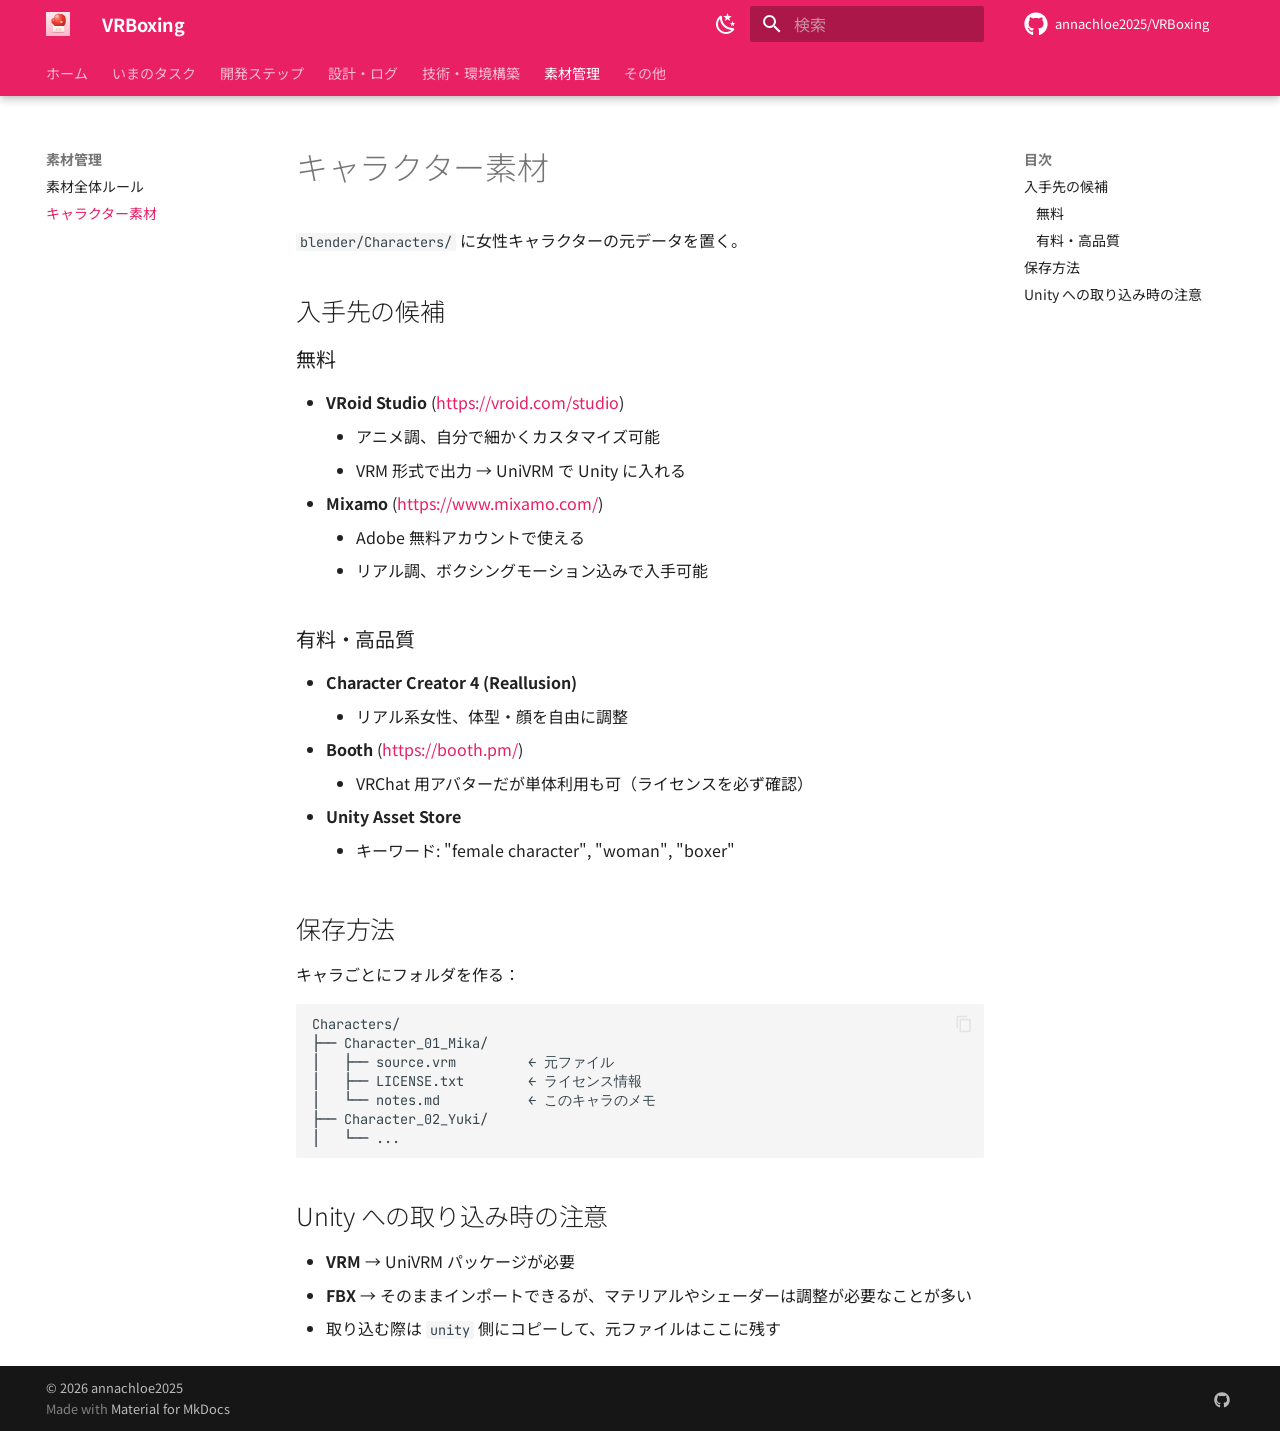
<file: assets/characters/index.html>
<!doctype html>
<html lang="ja" class="no-js">
  <head>
    
      <meta charset="utf-8">
      <meta name="viewport" content="width=device-width,initial-scale=1">
      
        <meta name="description" content="Valve Index 向け VR ボクシング／フィットネスゲームの個人開発プロジェクト">
      
      
      
        <link rel="canonical" href="https://annachloe2025.github.io/VRBoxing/assets/characters/">
      
      
        <link rel="prev" href="../overview/">
      
      
        <link rel="next" href="../../misc/reference/">
      
      
        
      
      
      <link rel="icon" href="../icons/favicon-32.png">
      <meta name="generator" content="mkdocs-1.6.1, mkdocs-material-9.7.6">
    
    
      
        <title>キャラクター素材 - VRBoxing</title>
      
    
    
      <link rel="stylesheet" href="../stylesheets/main.484c7ddc.min.css">
      
        
        <link rel="stylesheet" href="../stylesheets/palette.ab4e12ef.min.css">
      
      


    
    
      
    
    
      
        
        
        <link rel="preconnect" href="https://fonts.gstatic.com" crossorigin>
        <link rel="stylesheet" href="https://fonts.googleapis.com/css?family=Noto+Sans+JP:300,300i,400,400i,700,700i%7CJetBrains+Mono:400,400i,700,700i&display=fallback">
        <style>:root{--md-text-font:"Noto Sans JP";--md-code-font:"JetBrains Mono"}</style>
      
    
    
      <link rel="stylesheet" href="../../stylesheets/extra.css">
    
    <script>__md_scope=new URL("../..",location),__md_hash=e=>[...e].reduce(((e,_)=>(e<<5)-e+_.charCodeAt(0)),0),__md_get=(e,_=localStorage,t=__md_scope)=>JSON.parse(_.getItem(t.pathname+"."+e)),__md_set=(e,_,t=localStorage,a=__md_scope)=>{try{t.setItem(a.pathname+"."+e,JSON.stringify(_))}catch(e){}}</script>
    
      

    
    
  <link rel="apple-touch-icon" sizes="180x180" href="../icons/apple-touch-icon-180.png">
  <link rel="icon" type="image/svg+xml" href="../icons/boxing-glove.svg">
  <link rel="icon" type="image/png" sizes="192x192" href="../icons/favicon-192.png">
  <link rel="icon" type="image/png" sizes="512x512" href="../icons/favicon-512.png">

  </head>
  
  
    
    
      
    
    
    
    
    <body dir="ltr" data-md-color-scheme="default" data-md-color-primary="pink" data-md-color-accent="pink">
  
    
    <input class="md-toggle" data-md-toggle="drawer" type="checkbox" id="__drawer" autocomplete="off">
    <input class="md-toggle" data-md-toggle="search" type="checkbox" id="__search" autocomplete="off">
    <label class="md-overlay" for="__drawer"></label>
    <div data-md-component="skip">
      
        
        <a href="#_1" class="md-skip">
          コンテンツにスキップ
        </a>
      
    </div>
    <div data-md-component="announce">
      
    </div>
    
    
      

  

<header class="md-header md-header--shadow md-header--lifted" data-md-component="header">
  <nav class="md-header__inner md-grid" aria-label="ヘッダー">
    <a href="../.." title="VRBoxing" class="md-header__button md-logo" aria-label="VRBoxing" data-md-component="logo">
      
  <img src="../icons/boxing-glove.svg" alt="logo">

    </a>
    <label class="md-header__button md-icon" for="__drawer">
      
      <svg xmlns="http://www.w3.org/2000/svg" viewBox="0 0 24 24"><path d="M3 6h18v2H3zm0 5h18v2H3zm0 5h18v2H3z"/></svg>
    </label>
    <div class="md-header__title" data-md-component="header-title">
      <div class="md-header__ellipsis">
        <div class="md-header__topic">
          <span class="md-ellipsis">
            VRBoxing
          </span>
        </div>
        <div class="md-header__topic" data-md-component="header-topic">
          <span class="md-ellipsis">
            
              キャラクター素材
            
          </span>
        </div>
      </div>
    </div>
    
      
        <form class="md-header__option" data-md-component="palette">
  
    
    
    
    <input class="md-option" data-md-color-media="(prefers-color-scheme: light)" data-md-color-scheme="default" data-md-color-primary="pink" data-md-color-accent="pink"  aria-label="ダークモードに切替"  type="radio" name="__palette" id="__palette_0">
    
      <label class="md-header__button md-icon" title="ダークモードに切替" for="__palette_1" hidden>
        <svg xmlns="http://www.w3.org/2000/svg" viewBox="0 0 24 24"><path d="m17.75 4.09-2.53 1.94.91 3.06-2.63-1.81-2.63 1.81.91-3.06-2.53-1.94L12.44 4l1.06-3 1.06 3zm3.5 6.91-1.64 1.25.59 1.98-1.7-1.17-1.7 1.17.59-1.98L15.75 11l2.06-.05L18.5 9l.69 1.95zm-2.28 4.95c.83-.08 1.72 1.1 1.19 1.85-.32.45-.66.87-1.08 1.27C15.17 23 8.84 23 4.94 19.07c-3.91-3.9-3.91-10.24 0-14.14.4-.4.82-.76 1.27-1.08.75-.53 1.93.36 1.85 1.19-.27 2.86.69 5.83 2.89 8.02a9.96 9.96 0 0 0 8.02 2.89m-1.64 2.02a12.08 12.08 0 0 1-7.8-3.47c-2.17-2.19-3.33-5-3.49-7.82-2.81 3.14-2.7 7.96.31 10.98 3.02 3.01 7.84 3.12 10.98.31"/></svg>
      </label>
    
  
    
    
    
    <input class="md-option" data-md-color-media="(prefers-color-scheme: dark)" data-md-color-scheme="slate" data-md-color-primary="pink" data-md-color-accent="pink"  aria-label="ライトモードに切替"  type="radio" name="__palette" id="__palette_1">
    
      <label class="md-header__button md-icon" title="ライトモードに切替" for="__palette_0" hidden>
        <svg xmlns="http://www.w3.org/2000/svg" viewBox="0 0 24 24"><path d="M12 7a5 5 0 0 1 5 5 5 5 0 0 1-5 5 5 5 0 0 1-5-5 5 5 0 0 1 5-5m0 2a3 3 0 0 0-3 3 3 3 0 0 0 3 3 3 3 0 0 0 3-3 3 3 0 0 0-3-3m0-7 2.39 3.42C13.65 5.15 12.84 5 12 5s-1.65.15-2.39.42zM3.34 7l4.16-.35A7.2 7.2 0 0 0 5.94 8.5c-.44.74-.69 1.5-.83 2.29zm.02 10 1.76-3.77a7.131 7.131 0 0 0 2.38 4.14zM20.65 7l-1.77 3.79a7.02 7.02 0 0 0-2.38-4.15zm-.01 10-4.14.36c.59-.51 1.12-1.14 1.54-1.86.42-.73.69-1.5.83-2.29zM12 22l-2.41-3.44c.74.27 1.55.44 2.41.44.82 0 1.63-.17 2.37-.44z"/></svg>
      </label>
    
  
</form>
      
    
    
      <script>var palette=__md_get("__palette");if(palette&&palette.color){if("(prefers-color-scheme)"===palette.color.media){var media=matchMedia("(prefers-color-scheme: light)"),input=document.querySelector(media.matches?"[data-md-color-media='(prefers-color-scheme: light)']":"[data-md-color-media='(prefers-color-scheme: dark)']");palette.color.media=input.getAttribute("data-md-color-media"),palette.color.scheme=input.getAttribute("data-md-color-scheme"),palette.color.primary=input.getAttribute("data-md-color-primary"),palette.color.accent=input.getAttribute("data-md-color-accent")}for(var[key,value]of Object.entries(palette.color))document.body.setAttribute("data-md-color-"+key,value)}</script>
    
    
    
      
      
        <label class="md-header__button md-icon" for="__search">
          
          <svg xmlns="http://www.w3.org/2000/svg" viewBox="0 0 24 24"><path d="M9.5 3A6.5 6.5 0 0 1 16 9.5c0 1.61-.59 3.09-1.56 4.23l.27.27h.79l5 5-1.5 1.5-5-5v-.79l-.27-.27A6.52 6.52 0 0 1 9.5 16 6.5 6.5 0 0 1 3 9.5 6.5 6.5 0 0 1 9.5 3m0 2C7 5 5 7 5 9.5S7 14 9.5 14 14 12 14 9.5 12 5 9.5 5"/></svg>
        </label>
        <div class="md-search" data-md-component="search" role="dialog">
  <label class="md-search__overlay" for="__search"></label>
  <div class="md-search__inner" role="search">
    <form class="md-search__form" name="search">
      <input type="text" class="md-search__input" name="query" aria-label="検索" placeholder="検索" autocapitalize="off" autocorrect="off" autocomplete="off" spellcheck="false" data-md-component="search-query" required>
      <label class="md-search__icon md-icon" for="__search">
        
        <svg xmlns="http://www.w3.org/2000/svg" viewBox="0 0 24 24"><path d="M9.5 3A6.5 6.5 0 0 1 16 9.5c0 1.61-.59 3.09-1.56 4.23l.27.27h.79l5 5-1.5 1.5-5-5v-.79l-.27-.27A6.52 6.52 0 0 1 9.5 16 6.5 6.5 0 0 1 3 9.5 6.5 6.5 0 0 1 9.5 3m0 2C7 5 5 7 5 9.5S7 14 9.5 14 14 12 14 9.5 12 5 9.5 5"/></svg>
        
        <svg xmlns="http://www.w3.org/2000/svg" viewBox="0 0 24 24"><path d="M20 11v2H8l5.5 5.5-1.42 1.42L4.16 12l7.92-7.92L13.5 5.5 8 11z"/></svg>
      </label>
      <nav class="md-search__options" aria-label="検索">
        
          <a href="javascript:void(0)" class="md-search__icon md-icon" title="共有" aria-label="共有" data-clipboard data-clipboard-text="" data-md-component="search-share" tabindex="-1">
            
            <svg xmlns="http://www.w3.org/2000/svg" viewBox="0 0 24 24"><path d="M18 16.08c-.76 0-1.44.3-1.96.77L8.91 12.7c.05-.23.09-.46.09-.7s-.04-.47-.09-.7l7.05-4.11c.54.5 1.25.81 2.04.81a3 3 0 0 0 3-3 3 3 0 0 0-3-3 3 3 0 0 0-3 3c0 .24.04.47.09.7L8.04 9.81C7.5 9.31 6.79 9 6 9a3 3 0 0 0-3 3 3 3 0 0 0 3 3c.79 0 1.5-.31 2.04-.81l7.12 4.15c-.05.21-.08.43-.08.66 0 1.61 1.31 2.91 2.92 2.91s2.92-1.3 2.92-2.91A2.92 2.92 0 0 0 18 16.08"/></svg>
          </a>
        
        <button type="reset" class="md-search__icon md-icon" title="クリア" aria-label="クリア" tabindex="-1">
          
          <svg xmlns="http://www.w3.org/2000/svg" viewBox="0 0 24 24"><path d="M19 6.41 17.59 5 12 10.59 6.41 5 5 6.41 10.59 12 5 17.59 6.41 19 12 13.41 17.59 19 19 17.59 13.41 12z"/></svg>
        </button>
      </nav>
      
        <div class="md-search__suggest" data-md-component="search-suggest"></div>
      
    </form>
    <div class="md-search__output">
      <div class="md-search__scrollwrap" tabindex="0" data-md-scrollfix>
        <div class="md-search-result" data-md-component="search-result">
          <div class="md-search-result__meta">
            検索を初期化
          </div>
          <ol class="md-search-result__list" role="presentation"></ol>
        </div>
      </div>
    </div>
  </div>
</div>
      
    
    
      <div class="md-header__source">
        <a href="https://github.com/annachloe2025/VRBoxing" title="リポジトリへ" class="md-source" data-md-component="source">
  <div class="md-source__icon md-icon">
    
    <svg xmlns="http://www.w3.org/2000/svg" viewBox="0 0 512 512"><!--! Font Awesome Free 7.1.0 by @fontawesome - https://fontawesome.com License - https://fontawesome.com/license/free (Icons: CC BY 4.0, Fonts: SIL OFL 1.1, Code: MIT License) Copyright 2025 Fonticons, Inc.--><path d="M173.9 397.4c0 2-2.3 3.6-5.2 3.6-3.3.3-5.6-1.3-5.6-3.6 0-2 2.3-3.6 5.2-3.6 3-.3 5.6 1.3 5.6 3.6m-31.1-4.5c-.7 2 1.3 4.3 4.3 4.9 2.6 1 5.6 0 6.2-2s-1.3-4.3-4.3-5.2c-2.6-.7-5.5.3-6.2 2.3m44.2-1.7c-2.9.7-4.9 2.6-4.6 4.9.3 2 2.9 3.3 5.9 2.6 2.9-.7 4.9-2.6 4.6-4.6-.3-1.9-3-3.2-5.9-2.9M252.8 8C114.1 8 8 113.3 8 252c0 110.9 69.8 205.8 169.5 239.2 12.8 2.3 17.3-5.6 17.3-12.1 0-6.2-.3-40.4-.3-61.4 0 0-70 15-84.7-29.8 0 0-11.4-29.1-27.8-36.6 0 0-22.9-15.7 1.6-15.4 0 0 24.9 2 38.6 25.8 21.9 38.6 58.6 27.5 72.9 20.9 2.3-16 8.8-27.1 16-33.7-55.9-6.2-112.3-14.3-112.3-110.5 0-27.5 7.6-41.3 23.6-58.9-2.6-6.5-11.1-33.3 2.6-67.9 20.9-6.5 69 27 69 27 20-5.6 41.5-8.5 62.8-8.5s42.8 2.9 62.8 8.5c0 0 48.1-33.6 69-27 13.7 34.7 5.2 61.4 2.6 67.9 16 17.7 25.8 31.5 25.8 58.9 0 96.5-58.9 104.2-114.8 110.5 9.2 7.9 17 22.9 17 46.4 0 33.7-.3 75.4-.3 83.6 0 6.5 4.6 14.4 17.3 12.1C436.2 457.8 504 362.9 504 252 504 113.3 391.5 8 252.8 8M105.2 352.9c-1.3 1-1 3.3.7 5.2 1.6 1.6 3.9 2.3 5.2 1 1.3-1 1-3.3-.7-5.2-1.6-1.6-3.9-2.3-5.2-1m-10.8-8.1c-.7 1.3.3 2.9 2.3 3.9 1.6 1 3.6.7 4.3-.7.7-1.3-.3-2.9-2.3-3.9-2-.6-3.6-.3-4.3.7m32.4 35.6c-1.6 1.3-1 4.3 1.3 6.2 2.3 2.3 5.2 2.6 6.5 1 1.3-1.3.7-4.3-1.3-6.2-2.2-2.3-5.2-2.6-6.5-1m-11.4-14.7c-1.6 1-1.6 3.6 0 5.9s4.3 3.3 5.6 2.3c1.6-1.3 1.6-3.9 0-6.2-1.4-2.3-4-3.3-5.6-2"/></svg>
  </div>
  <div class="md-source__repository">
    annachloe2025/VRBoxing
  </div>
</a>
      </div>
    
  </nav>
  
    
      
<nav class="md-tabs" aria-label="タブ" data-md-component="tabs">
  <div class="md-grid">
    <ul class="md-tabs__list">
      
        
  
  
  
  
    <li class="md-tabs__item">
      <a href="../.." class="md-tabs__link">
        
  
  
    
  
  ホーム

      </a>
    </li>
  

      
        
  
  
  
  
    <li class="md-tabs__item">
      <a href="../../tasks/" class="md-tabs__link">
        
  
  
    
  
  いまのタスク

      </a>
    </li>
  

      
        
  
  
  
  
    
    
      <li class="md-tabs__item">
        <a href="../../steps/step1/" class="md-tabs__link">
          
  
  
    
  
  開発ステップ

        </a>
      </li>
    
  

      
        
  
  
  
  
    
    
      <li class="md-tabs__item">
        <a href="../../design/notes/" class="md-tabs__link">
          
  
  
    
  
  設計・ログ

        </a>
      </li>
    
  

      
        
  
  
  
  
    
    
      <li class="md-tabs__item">
        <a href="../../tech/unity/" class="md-tabs__link">
          
  
  
    
  
  技術・環境構築

        </a>
      </li>
    
  

      
        
  
  
  
    
  
  
    
    
      <li class="md-tabs__item md-tabs__item--active">
        <a href="../overview/" class="md-tabs__link">
          
  
  
    
  
  素材管理

        </a>
      </li>
    
  

      
        
  
  
  
  
    
    
      <li class="md-tabs__item">
        <a href="../../misc/reference/" class="md-tabs__link">
          
  
  
    
  
  その他

        </a>
      </li>
    
  

      
    </ul>
  </div>
</nav>
    
  
</header>
    
    <div class="md-container" data-md-component="container">
      
      
        
      
      <main class="md-main" data-md-component="main">
        <div class="md-main__inner md-grid">
          
            
              
              <div class="md-sidebar md-sidebar--primary" data-md-component="sidebar" data-md-type="navigation" >
                <div class="md-sidebar__scrollwrap">
                  <div class="md-sidebar__inner">
                    


  


<nav class="md-nav md-nav--primary md-nav--lifted" aria-label="ナビゲーション" data-md-level="0">
  <label class="md-nav__title" for="__drawer">
    <a href="../.." title="VRBoxing" class="md-nav__button md-logo" aria-label="VRBoxing" data-md-component="logo">
      
  <img src="../icons/boxing-glove.svg" alt="logo">

    </a>
    VRBoxing
  </label>
  
    <div class="md-nav__source">
      <a href="https://github.com/annachloe2025/VRBoxing" title="リポジトリへ" class="md-source" data-md-component="source">
  <div class="md-source__icon md-icon">
    
    <svg xmlns="http://www.w3.org/2000/svg" viewBox="0 0 512 512"><!--! Font Awesome Free 7.1.0 by @fontawesome - https://fontawesome.com License - https://fontawesome.com/license/free (Icons: CC BY 4.0, Fonts: SIL OFL 1.1, Code: MIT License) Copyright 2025 Fonticons, Inc.--><path d="M173.9 397.4c0 2-2.3 3.6-5.2 3.6-3.3.3-5.6-1.3-5.6-3.6 0-2 2.3-3.6 5.2-3.6 3-.3 5.6 1.3 5.6 3.6m-31.1-4.5c-.7 2 1.3 4.3 4.3 4.9 2.6 1 5.6 0 6.2-2s-1.3-4.3-4.3-5.2c-2.6-.7-5.5.3-6.2 2.3m44.2-1.7c-2.9.7-4.9 2.6-4.6 4.9.3 2 2.9 3.3 5.9 2.6 2.9-.7 4.9-2.6 4.6-4.6-.3-1.9-3-3.2-5.9-2.9M252.8 8C114.1 8 8 113.3 8 252c0 110.9 69.8 205.8 169.5 239.2 12.8 2.3 17.3-5.6 17.3-12.1 0-6.2-.3-40.4-.3-61.4 0 0-70 15-84.7-29.8 0 0-11.4-29.1-27.8-36.6 0 0-22.9-15.7 1.6-15.4 0 0 24.9 2 38.6 25.8 21.9 38.6 58.6 27.5 72.9 20.9 2.3-16 8.8-27.1 16-33.7-55.9-6.2-112.3-14.3-112.3-110.5 0-27.5 7.6-41.3 23.6-58.9-2.6-6.5-11.1-33.3 2.6-67.9 20.9-6.5 69 27 69 27 20-5.6 41.5-8.5 62.8-8.5s42.8 2.9 62.8 8.5c0 0 48.1-33.6 69-27 13.7 34.7 5.2 61.4 2.6 67.9 16 17.7 25.8 31.5 25.8 58.9 0 96.5-58.9 104.2-114.8 110.5 9.2 7.9 17 22.9 17 46.4 0 33.7-.3 75.4-.3 83.6 0 6.5 4.6 14.4 17.3 12.1C436.2 457.8 504 362.9 504 252 504 113.3 391.5 8 252.8 8M105.2 352.9c-1.3 1-1 3.3.7 5.2 1.6 1.6 3.9 2.3 5.2 1 1.3-1 1-3.3-.7-5.2-1.6-1.6-3.9-2.3-5.2-1m-10.8-8.1c-.7 1.3.3 2.9 2.3 3.9 1.6 1 3.6.7 4.3-.7.7-1.3-.3-2.9-2.3-3.9-2-.6-3.6-.3-4.3.7m32.4 35.6c-1.6 1.3-1 4.3 1.3 6.2 2.3 2.3 5.2 2.6 6.5 1 1.3-1.3.7-4.3-1.3-6.2-2.2-2.3-5.2-2.6-6.5-1m-11.4-14.7c-1.6 1-1.6 3.6 0 5.9s4.3 3.3 5.6 2.3c1.6-1.3 1.6-3.9 0-6.2-1.4-2.3-4-3.3-5.6-2"/></svg>
  </div>
  <div class="md-source__repository">
    annachloe2025/VRBoxing
  </div>
</a>
    </div>
  
  <ul class="md-nav__list" data-md-scrollfix>
    
      
      
  
  
  
  
    <li class="md-nav__item">
      <a href="../.." class="md-nav__link">
        
  
  
  <span class="md-ellipsis">
    
  
    ホーム
  

    
  </span>
  
  

      </a>
    </li>
  

    
      
      
  
  
  
  
    <li class="md-nav__item">
      <a href="../../tasks/" class="md-nav__link">
        
  
  
  <span class="md-ellipsis">
    
  
    いまのタスク
  

    
  </span>
  
  

      </a>
    </li>
  

    
      
      
  
  
  
  
    
    
      
        
      
    
    
    
      
      
        
      
    
    
    <li class="md-nav__item md-nav__item--nested">
      
        
        
        <input class="md-nav__toggle md-toggle " type="checkbox" id="__nav_3" >
        
          
          <label class="md-nav__link" for="__nav_3" id="__nav_3_label" tabindex="0">
            
  
  
  <span class="md-ellipsis">
    
  
    開発ステップ
  

    
  </span>
  
  

            <span class="md-nav__icon md-icon"></span>
          </label>
        
        <nav class="md-nav" data-md-level="1" aria-labelledby="__nav_3_label" aria-expanded="false">
          <label class="md-nav__title" for="__nav_3">
            <span class="md-nav__icon md-icon"></span>
            
  
    開発ステップ
  

          </label>
          <ul class="md-nav__list" data-md-scrollfix>
            
              
                
  
  
  
  
    <li class="md-nav__item">
      <a href="../../steps/step1/" class="md-nav__link">
        
  
  
  <span class="md-ellipsis">
    
  
    ステップ1 殴れる女性キャラ
  

    
  </span>
  
  

      </a>
    </li>
  

              
            
          </ul>
        </nav>
      
    </li>
  

    
      
      
  
  
  
  
    
    
      
        
      
        
      
    
    
    
      
      
        
      
    
    
    <li class="md-nav__item md-nav__item--nested">
      
        
        
        <input class="md-nav__toggle md-toggle " type="checkbox" id="__nav_4" >
        
          
          <label class="md-nav__link" for="__nav_4" id="__nav_4_label" tabindex="0">
            
  
  
  <span class="md-ellipsis">
    
  
    設計・ログ
  

    
  </span>
  
  

            <span class="md-nav__icon md-icon"></span>
          </label>
        
        <nav class="md-nav" data-md-level="1" aria-labelledby="__nav_4_label" aria-expanded="false">
          <label class="md-nav__title" for="__nav_4">
            <span class="md-nav__icon md-icon"></span>
            
  
    設計・ログ
  

          </label>
          <ul class="md-nav__list" data-md-scrollfix>
            
              
                
  
  
  
  
    <li class="md-nav__item">
      <a href="../../design/notes/" class="md-nav__link">
        
  
  
  <span class="md-ellipsis">
    
  
    ゲーム設計メモ
  

    
  </span>
  
  

      </a>
    </li>
  

              
            
              
                
  
  
  
  
    <li class="md-nav__item">
      <a href="../../design/dev-log/" class="md-nav__link">
        
  
  
  <span class="md-ellipsis">
    
  
    開発ログ
  

    
  </span>
  
  

      </a>
    </li>
  

              
            
          </ul>
        </nav>
      
    </li>
  

    
      
      
  
  
  
  
    
    
      
        
      
        
      
        
      
    
    
    
      
      
        
      
    
    
    <li class="md-nav__item md-nav__item--nested">
      
        
        
        <input class="md-nav__toggle md-toggle " type="checkbox" id="__nav_5" >
        
          
          <label class="md-nav__link" for="__nav_5" id="__nav_5_label" tabindex="0">
            
  
  
  <span class="md-ellipsis">
    
  
    技術・環境構築
  

    
  </span>
  
  

            <span class="md-nav__icon md-icon"></span>
          </label>
        
        <nav class="md-nav" data-md-level="1" aria-labelledby="__nav_5_label" aria-expanded="false">
          <label class="md-nav__title" for="__nav_5">
            <span class="md-nav__icon md-icon"></span>
            
  
    技術・環境構築
  

          </label>
          <ul class="md-nav__list" data-md-scrollfix>
            
              
                
  
  
  
  
    <li class="md-nav__item">
      <a href="../../tech/unity/" class="md-nav__link">
        
  
  
  <span class="md-ellipsis">
    
  
    Unity プロジェクト
  

    
  </span>
  
  

      </a>
    </li>
  

              
            
              
                
  
  
  
  
    <li class="md-nav__item">
      <a href="../../tech/github-setup/" class="md-nav__link">
        
  
  
  <span class="md-ellipsis">
    
  
    GitHub セットアップ
  

    
  </span>
  
  

      </a>
    </li>
  

              
            
              
                
  
  
  
  
    <li class="md-nav__item">
      <a href="../../tech/docs-site-guide/" class="md-nav__link">
        
  
  
  <span class="md-ellipsis">
    
  
    ドキュメントサイト運用
  

    
  </span>
  
  

      </a>
    </li>
  

              
            
          </ul>
        </nav>
      
    </li>
  

    
      
      
  
  
    
  
  
  
    
    
      
        
      
        
      
    
    
    
      
        
        
      
      
        
      
    
    
    <li class="md-nav__item md-nav__item--active md-nav__item--section md-nav__item--nested">
      
        
        
        <input class="md-nav__toggle md-toggle " type="checkbox" id="__nav_6" checked>
        
          
          <label class="md-nav__link" for="__nav_6" id="__nav_6_label" tabindex="">
            
  
  
  <span class="md-ellipsis">
    
  
    素材管理
  

    
  </span>
  
  

            <span class="md-nav__icon md-icon"></span>
          </label>
        
        <nav class="md-nav" data-md-level="1" aria-labelledby="__nav_6_label" aria-expanded="true">
          <label class="md-nav__title" for="__nav_6">
            <span class="md-nav__icon md-icon"></span>
            
  
    素材管理
  

          </label>
          <ul class="md-nav__list" data-md-scrollfix>
            
              
                
  
  
  
  
    <li class="md-nav__item">
      <a href="../overview/" class="md-nav__link">
        
  
  
  <span class="md-ellipsis">
    
  
    素材全体ルール
  

    
  </span>
  
  

      </a>
    </li>
  

              
            
              
                
  
  
    
  
  
  
    <li class="md-nav__item md-nav__item--active">
      
      <input class="md-nav__toggle md-toggle" type="checkbox" id="__toc">
      
      
        
      
      
        <label class="md-nav__link md-nav__link--active" for="__toc">
          
  
  
  <span class="md-ellipsis">
    
  
    キャラクター素材
  

    
  </span>
  
  

          <span class="md-nav__icon md-icon"></span>
        </label>
      
      <a href="./" class="md-nav__link md-nav__link--active">
        
  
  
  <span class="md-ellipsis">
    
  
    キャラクター素材
  

    
  </span>
  
  

      </a>
      
        

<nav class="md-nav md-nav--secondary" aria-label="目次">
  
  
  
    
  
  
    <label class="md-nav__title" for="__toc">
      <span class="md-nav__icon md-icon"></span>
      目次
    </label>
    <ul class="md-nav__list" data-md-component="toc" data-md-scrollfix>
      
        <li class="md-nav__item">
  <a href="#_2" class="md-nav__link">
    <span class="md-ellipsis">
      
        入手先の候補
      
    </span>
  </a>
  
    <nav class="md-nav" aria-label="入手先の候補">
      <ul class="md-nav__list">
        
          <li class="md-nav__item">
  <a href="#_3" class="md-nav__link">
    <span class="md-ellipsis">
      
        無料
      
    </span>
  </a>
  
</li>
        
          <li class="md-nav__item">
  <a href="#_4" class="md-nav__link">
    <span class="md-ellipsis">
      
        有料・高品質
      
    </span>
  </a>
  
</li>
        
      </ul>
    </nav>
  
</li>
      
        <li class="md-nav__item">
  <a href="#_5" class="md-nav__link">
    <span class="md-ellipsis">
      
        保存方法
      
    </span>
  </a>
  
</li>
      
        <li class="md-nav__item">
  <a href="#unity" class="md-nav__link">
    <span class="md-ellipsis">
      
        Unity への取り込み時の注意
      
    </span>
  </a>
  
</li>
      
    </ul>
  
</nav>
      
    </li>
  

              
            
          </ul>
        </nav>
      
    </li>
  

    
      
      
  
  
  
  
    
    
      
        
      
        
      
        
      
    
    
    
      
      
        
      
    
    
    <li class="md-nav__item md-nav__item--nested">
      
        
        
        <input class="md-nav__toggle md-toggle " type="checkbox" id="__nav_7" >
        
          
          <label class="md-nav__link" for="__nav_7" id="__nav_7_label" tabindex="0">
            
  
  
  <span class="md-ellipsis">
    
  
    その他
  

    
  </span>
  
  

            <span class="md-nav__icon md-icon"></span>
          </label>
        
        <nav class="md-nav" data-md-level="1" aria-labelledby="__nav_7_label" aria-expanded="false">
          <label class="md-nav__title" for="__nav_7">
            <span class="md-nav__icon md-icon"></span>
            
  
    その他
  

          </label>
          <ul class="md-nav__list" data-md-scrollfix>
            
              
                
  
  
  
  
    <li class="md-nav__item">
      <a href="../../misc/reference/" class="md-nav__link">
        
  
  
  <span class="md-ellipsis">
    
  
    参考資料
  

    
  </span>
  
  

      </a>
    </li>
  

              
            
              
                
  
  
  
  
    <li class="md-nav__item">
      <a href="../../misc/builds/" class="md-nav__link">
        
  
  
  <span class="md-ellipsis">
    
  
    ビルド
  

    
  </span>
  
  

      </a>
    </li>
  

              
            
              
                
  
  
  
  
    <li class="md-nav__item">
      <a href="../../misc/backups/" class="md-nav__link">
        
  
  
  <span class="md-ellipsis">
    
  
    バックアップ
  

    
  </span>
  
  

      </a>
    </li>
  

              
            
          </ul>
        </nav>
      
    </li>
  

    
  </ul>
</nav>
                  </div>
                </div>
              </div>
            
            
              
              <div class="md-sidebar md-sidebar--secondary" data-md-component="sidebar" data-md-type="toc" >
                <div class="md-sidebar__scrollwrap">
                  <div class="md-sidebar__inner">
                    

<nav class="md-nav md-nav--secondary" aria-label="目次">
  
  
  
    
  
  
    <label class="md-nav__title" for="__toc">
      <span class="md-nav__icon md-icon"></span>
      目次
    </label>
    <ul class="md-nav__list" data-md-component="toc" data-md-scrollfix>
      
        <li class="md-nav__item">
  <a href="#_2" class="md-nav__link">
    <span class="md-ellipsis">
      
        入手先の候補
      
    </span>
  </a>
  
    <nav class="md-nav" aria-label="入手先の候補">
      <ul class="md-nav__list">
        
          <li class="md-nav__item">
  <a href="#_3" class="md-nav__link">
    <span class="md-ellipsis">
      
        無料
      
    </span>
  </a>
  
</li>
        
          <li class="md-nav__item">
  <a href="#_4" class="md-nav__link">
    <span class="md-ellipsis">
      
        有料・高品質
      
    </span>
  </a>
  
</li>
        
      </ul>
    </nav>
  
</li>
      
        <li class="md-nav__item">
  <a href="#_5" class="md-nav__link">
    <span class="md-ellipsis">
      
        保存方法
      
    </span>
  </a>
  
</li>
      
        <li class="md-nav__item">
  <a href="#unity" class="md-nav__link">
    <span class="md-ellipsis">
      
        Unity への取り込み時の注意
      
    </span>
  </a>
  
</li>
      
    </ul>
  
</nav>
                  </div>
                </div>
              </div>
            
          
          
            <div class="md-content" data-md-component="content">
              
              <article class="md-content__inner md-typeset">
                
                  


  
  


<h1 id="_1">キャラクター素材<a class="headerlink" href="#_1" title="Permanent link">&para;</a></h1>
<p><code>blender/Characters/</code> に女性キャラクターの元データを置く。</p>
<h2 id="_2">入手先の候補<a class="headerlink" href="#_2" title="Permanent link">&para;</a></h2>
<h3 id="_3">無料<a class="headerlink" href="#_3" title="Permanent link">&para;</a></h3>
<ul>
<li><strong>VRoid Studio</strong> (<a href="https://vroid.com/studio">https://vroid.com/studio</a>)<ul>
<li>アニメ調、自分で細かくカスタマイズ可能</li>
<li>VRM 形式で出力 → UniVRM で Unity に入れる</li>
</ul>
</li>
<li><strong>Mixamo</strong> (<a href="https://www.mixamo.com/">https://www.mixamo.com/</a>)<ul>
<li>Adobe 無料アカウントで使える</li>
<li>リアル調、ボクシングモーション込みで入手可能</li>
</ul>
</li>
</ul>
<h3 id="_4">有料・高品質<a class="headerlink" href="#_4" title="Permanent link">&para;</a></h3>
<ul>
<li><strong>Character Creator 4 (Reallusion)</strong><ul>
<li>リアル系女性、体型・顔を自由に調整</li>
</ul>
</li>
<li><strong>Booth</strong> (<a href="https://booth.pm/">https://booth.pm/</a>)<ul>
<li>VRChat 用アバターだが単体利用も可（ライセンスを必ず確認）</li>
</ul>
</li>
<li><strong>Unity Asset Store</strong><ul>
<li>キーワード: "female character", "woman", "boxer"</li>
</ul>
</li>
</ul>
<h2 id="_5">保存方法<a class="headerlink" href="#_5" title="Permanent link">&para;</a></h2>
<p>キャラごとにフォルダを作る：</p>
<div class="language-text highlight"><pre><span></span><code><span id="__span-0-1"><a id="__codelineno-0-1" name="__codelineno-0-1" href="#__codelineno-0-1"></a>Characters/
</span><span id="__span-0-2"><a id="__codelineno-0-2" name="__codelineno-0-2" href="#__codelineno-0-2"></a>├── Character_01_Mika/
</span><span id="__span-0-3"><a id="__codelineno-0-3" name="__codelineno-0-3" href="#__codelineno-0-3"></a>│   ├── source.vrm         ← 元ファイル
</span><span id="__span-0-4"><a id="__codelineno-0-4" name="__codelineno-0-4" href="#__codelineno-0-4"></a>│   ├── LICENSE.txt        ← ライセンス情報
</span><span id="__span-0-5"><a id="__codelineno-0-5" name="__codelineno-0-5" href="#__codelineno-0-5"></a>│   └── notes.md           ← このキャラのメモ
</span><span id="__span-0-6"><a id="__codelineno-0-6" name="__codelineno-0-6" href="#__codelineno-0-6"></a>├── Character_02_Yuki/
</span><span id="__span-0-7"><a id="__codelineno-0-7" name="__codelineno-0-7" href="#__codelineno-0-7"></a>│   └── ...
</span></code></pre></div>
<h2 id="unity">Unity への取り込み時の注意<a class="headerlink" href="#unity" title="Permanent link">&para;</a></h2>
<ul>
<li><strong>VRM</strong> → UniVRM パッケージが必要</li>
<li><strong>FBX</strong> → そのままインポートできるが、マテリアルやシェーダーは調整が必要なことが多い</li>
<li>取り込む際は <code>unity</code> 側にコピーして、元ファイルはここに残す</li>
</ul>












                
              </article>
            </div>
          
          
  <script>var tabs=__md_get("__tabs");if(Array.isArray(tabs))e:for(var set of document.querySelectorAll(".tabbed-set")){var labels=set.querySelector(".tabbed-labels");for(var tab of tabs)for(var label of labels.getElementsByTagName("label"))if(label.innerText.trim()===tab){var input=document.getElementById(label.htmlFor);input.checked=!0;continue e}}</script>

<script>var target=document.getElementById(location.hash.slice(1));target&&target.name&&(target.checked=target.name.startsWith("__tabbed_"))</script>
        </div>
        
          <button type="button" class="md-top md-icon" data-md-component="top" hidden>
  
  <svg xmlns="http://www.w3.org/2000/svg" viewBox="0 0 24 24"><path d="M13 20h-2V8l-5.5 5.5-1.42-1.42L12 4.16l7.92 7.92-1.42 1.42L13 8z"/></svg>
  ページトップへ戻る
</button>
        
      </main>
      
        <footer class="md-footer">
  
  <div class="md-footer-meta md-typeset">
    <div class="md-footer-meta__inner md-grid">
      <div class="md-copyright">
  
    <div class="md-copyright__highlight">
      &copy; 2026 annachloe2025
    </div>
  
  
    Made with
    <a href="https://squidfunk.github.io/mkdocs-material/" target="_blank" rel="noopener">
      Material for MkDocs
    </a>
  
</div>
      
        
<div class="md-social">
  
    
    
    
    
      
      
    
    <a href="https://github.com/annachloe2025/VRBoxing" target="_blank" rel="noopener" title="github.com" class="md-social__link">
      <svg xmlns="http://www.w3.org/2000/svg" viewBox="0 0 512 512"><!--! Font Awesome Free 7.1.0 by @fontawesome - https://fontawesome.com License - https://fontawesome.com/license/free (Icons: CC BY 4.0, Fonts: SIL OFL 1.1, Code: MIT License) Copyright 2025 Fonticons, Inc.--><path d="M173.9 397.4c0 2-2.3 3.6-5.2 3.6-3.3.3-5.6-1.3-5.6-3.6 0-2 2.3-3.6 5.2-3.6 3-.3 5.6 1.3 5.6 3.6m-31.1-4.5c-.7 2 1.3 4.3 4.3 4.9 2.6 1 5.6 0 6.2-2s-1.3-4.3-4.3-5.2c-2.6-.7-5.5.3-6.2 2.3m44.2-1.7c-2.9.7-4.9 2.6-4.6 4.9.3 2 2.9 3.3 5.9 2.6 2.9-.7 4.9-2.6 4.6-4.6-.3-1.9-3-3.2-5.9-2.9M252.8 8C114.1 8 8 113.3 8 252c0 110.9 69.8 205.8 169.5 239.2 12.8 2.3 17.3-5.6 17.3-12.1 0-6.2-.3-40.4-.3-61.4 0 0-70 15-84.7-29.8 0 0-11.4-29.1-27.8-36.6 0 0-22.9-15.7 1.6-15.4 0 0 24.9 2 38.6 25.8 21.9 38.6 58.6 27.5 72.9 20.9 2.3-16 8.8-27.1 16-33.7-55.9-6.2-112.3-14.3-112.3-110.5 0-27.5 7.6-41.3 23.6-58.9-2.6-6.5-11.1-33.3 2.6-67.9 20.9-6.5 69 27 69 27 20-5.6 41.5-8.5 62.8-8.5s42.8 2.9 62.8 8.5c0 0 48.1-33.6 69-27 13.7 34.7 5.2 61.4 2.6 67.9 16 17.7 25.8 31.5 25.8 58.9 0 96.5-58.9 104.2-114.8 110.5 9.2 7.9 17 22.9 17 46.4 0 33.7-.3 75.4-.3 83.6 0 6.5 4.6 14.4 17.3 12.1C436.2 457.8 504 362.9 504 252 504 113.3 391.5 8 252.8 8M105.2 352.9c-1.3 1-1 3.3.7 5.2 1.6 1.6 3.9 2.3 5.2 1 1.3-1 1-3.3-.7-5.2-1.6-1.6-3.9-2.3-5.2-1m-10.8-8.1c-.7 1.3.3 2.9 2.3 3.9 1.6 1 3.6.7 4.3-.7.7-1.3-.3-2.9-2.3-3.9-2-.6-3.6-.3-4.3.7m32.4 35.6c-1.6 1.3-1 4.3 1.3 6.2 2.3 2.3 5.2 2.6 6.5 1 1.3-1.3.7-4.3-1.3-6.2-2.2-2.3-5.2-2.6-6.5-1m-11.4-14.7c-1.6 1-1.6 3.6 0 5.9s4.3 3.3 5.6 2.3c1.6-1.3 1.6-3.9 0-6.2-1.4-2.3-4-3.3-5.6-2"/></svg>
    </a>
  
</div>
      
    </div>
  </div>
</footer>
      
    </div>
    <div class="md-dialog" data-md-component="dialog">
      <div class="md-dialog__inner md-typeset"></div>
    </div>
    
    
    
      
      
      <script id="__config" type="application/json">{"annotate": null, "base": "../..", "features": ["navigation.tabs", "navigation.tabs.sticky", "navigation.sections", "navigation.top", "navigation.tracking", "navigation.indexes", "toc.follow", "search.suggest", "search.highlight", "search.share", "content.code.copy", "content.tabs.link"], "search": "../javascripts/workers/search.2c215733.min.js", "tags": null, "translations": {"clipboard.copied": "\u30b3\u30d4\u30fc\u3057\u307e\u3057\u305f", "clipboard.copy": "\u30af\u30ea\u30c3\u30d7\u30dc\u30fc\u30c9\u3078\u30b3\u30d4\u30fc", "search.result.more.one": "\u3053\u306e\u30da\u30fc\u30b8\u5185\u306b\u3082\u30461\u4ef6\u898b\u3064\u304b\u308a\u307e\u3057\u305f", "search.result.more.other": "\u3053\u306e\u30da\u30fc\u30b8\u5185\u306b\u3042\u3068#\u4ef6\u898b\u3064\u304b\u308a\u307e\u3057\u305f", "search.result.none": "\u4f55\u3082\u898b\u3064\u304b\u308a\u307e\u305b\u3093\u3067\u3057\u305f", "search.result.one": "1\u4ef6\u898b\u3064\u304b\u308a\u307e\u3057\u305f", "search.result.other": "#\u4ef6\u898b\u3064\u304b\u308a\u307e\u3057\u305f", "search.result.placeholder": "\u691c\u7d22\u30ad\u30fc\u30ef\u30fc\u30c9\u3092\u5165\u529b\u3057\u3066\u304f\u3060\u3055\u3044", "search.result.term.missing": "\u691c\u7d22\u306b\u542b\u307e\u308c\u306a\u3044", "select.version": "\u30d0\u30fc\u30b8\u30e7\u30f3\u5207\u308a\u66ff\u3048"}, "version": null}</script>
    
    
      <script src="../javascripts/bundle.79ae519e.min.js"></script>
      
    
  </body>
</html>
</file>
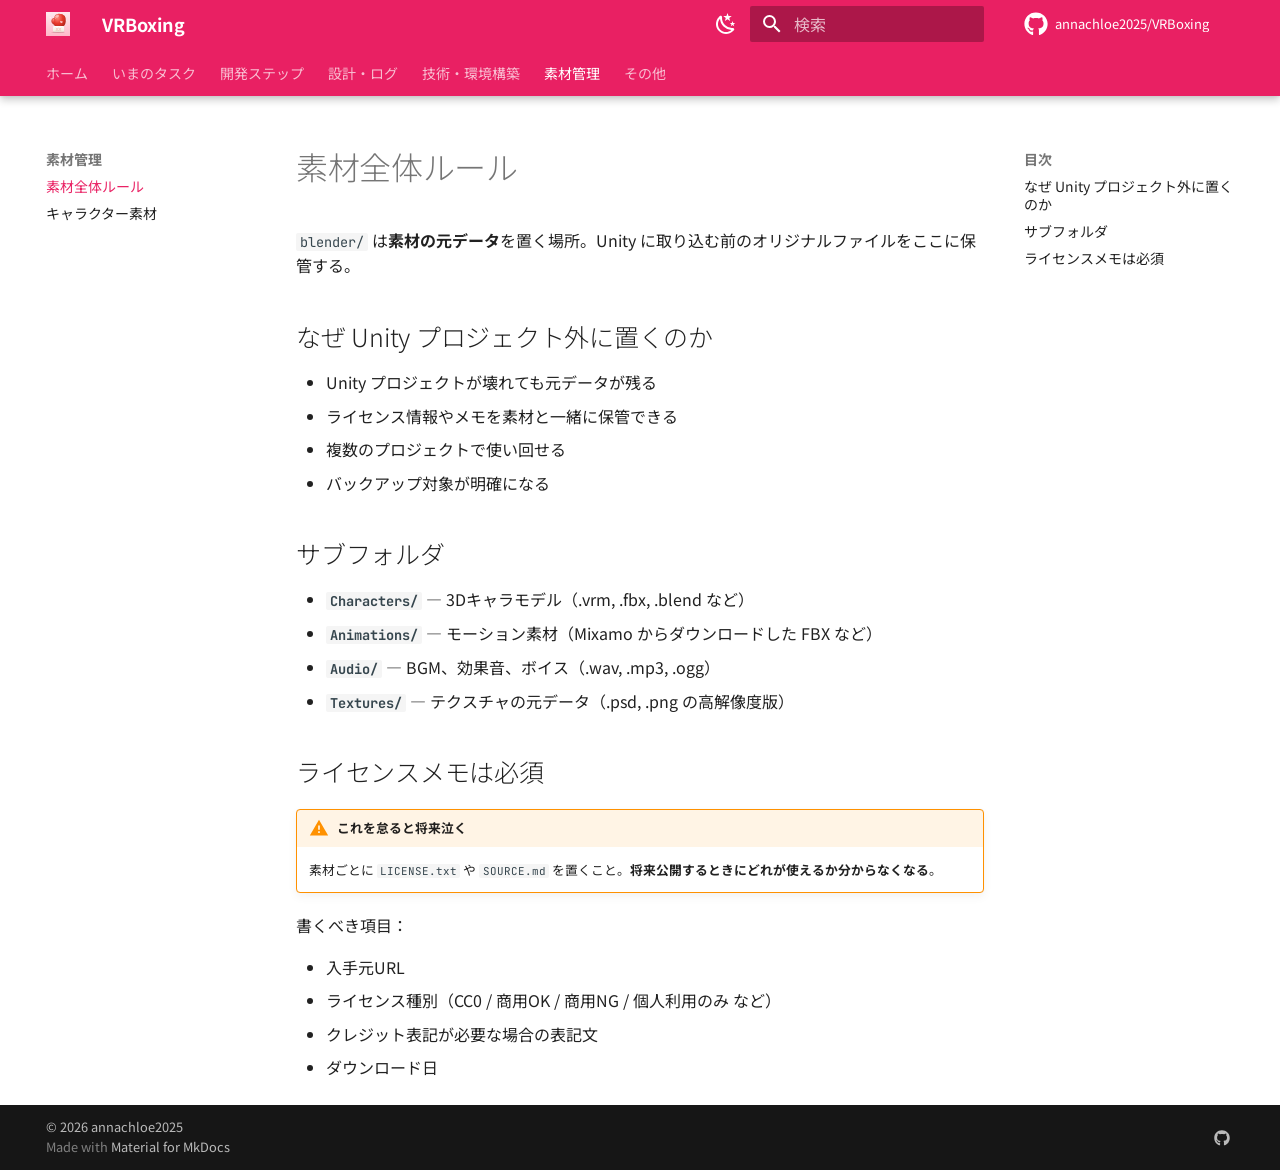
<file: assets/overview/index.html>
<!doctype html>
<html lang="ja" class="no-js">
  <head>
    
      <meta charset="utf-8">
      <meta name="viewport" content="width=device-width,initial-scale=1">
      
        <meta name="description" content="Valve Index 向け VR ボクシング／フィットネスゲームの個人開発プロジェクト">
      
      
      
        <link rel="canonical" href="https://annachloe2025.github.io/VRBoxing/assets/overview/">
      
      
        <link rel="prev" href="../../tech/docs-site-guide/">
      
      
        <link rel="next" href="../characters/">
      
      
        
      
      
      <link rel="icon" href="../icons/favicon-32.png">
      <meta name="generator" content="mkdocs-1.6.1, mkdocs-material-9.7.6">
    
    
      
        <title>素材全体ルール - VRBoxing</title>
      
    
    
      <link rel="stylesheet" href="../stylesheets/main.484c7ddc.min.css">
      
        
        <link rel="stylesheet" href="../stylesheets/palette.ab4e12ef.min.css">
      
      


    
    
      
    
    
      
        
        
        <link rel="preconnect" href="https://fonts.gstatic.com" crossorigin>
        <link rel="stylesheet" href="https://fonts.googleapis.com/css?family=Noto+Sans+JP:300,300i,400,400i,700,700i%7CJetBrains+Mono:400,400i,700,700i&display=fallback">
        <style>:root{--md-text-font:"Noto Sans JP";--md-code-font:"JetBrains Mono"}</style>
      
    
    
      <link rel="stylesheet" href="../../stylesheets/extra.css">
    
    <script>__md_scope=new URL("../..",location),__md_hash=e=>[...e].reduce(((e,_)=>(e<<5)-e+_.charCodeAt(0)),0),__md_get=(e,_=localStorage,t=__md_scope)=>JSON.parse(_.getItem(t.pathname+"."+e)),__md_set=(e,_,t=localStorage,a=__md_scope)=>{try{t.setItem(a.pathname+"."+e,JSON.stringify(_))}catch(e){}}</script>
    
      

    
    
  <link rel="apple-touch-icon" sizes="180x180" href="../icons/apple-touch-icon-180.png">
  <link rel="icon" type="image/svg+xml" href="../icons/boxing-glove.svg">
  <link rel="icon" type="image/png" sizes="192x192" href="../icons/favicon-192.png">
  <link rel="icon" type="image/png" sizes="512x512" href="../icons/favicon-512.png">

  </head>
  
  
    
    
      
    
    
    
    
    <body dir="ltr" data-md-color-scheme="default" data-md-color-primary="pink" data-md-color-accent="pink">
  
    
    <input class="md-toggle" data-md-toggle="drawer" type="checkbox" id="__drawer" autocomplete="off">
    <input class="md-toggle" data-md-toggle="search" type="checkbox" id="__search" autocomplete="off">
    <label class="md-overlay" for="__drawer"></label>
    <div data-md-component="skip">
      
        
        <a href="#_1" class="md-skip">
          コンテンツにスキップ
        </a>
      
    </div>
    <div data-md-component="announce">
      
    </div>
    
    
      

  

<header class="md-header md-header--shadow md-header--lifted" data-md-component="header">
  <nav class="md-header__inner md-grid" aria-label="ヘッダー">
    <a href="../.." title="VRBoxing" class="md-header__button md-logo" aria-label="VRBoxing" data-md-component="logo">
      
  <img src="../icons/boxing-glove.svg" alt="logo">

    </a>
    <label class="md-header__button md-icon" for="__drawer">
      
      <svg xmlns="http://www.w3.org/2000/svg" viewBox="0 0 24 24"><path d="M3 6h18v2H3zm0 5h18v2H3zm0 5h18v2H3z"/></svg>
    </label>
    <div class="md-header__title" data-md-component="header-title">
      <div class="md-header__ellipsis">
        <div class="md-header__topic">
          <span class="md-ellipsis">
            VRBoxing
          </span>
        </div>
        <div class="md-header__topic" data-md-component="header-topic">
          <span class="md-ellipsis">
            
              素材全体ルール
            
          </span>
        </div>
      </div>
    </div>
    
      
        <form class="md-header__option" data-md-component="palette">
  
    
    
    
    <input class="md-option" data-md-color-media="(prefers-color-scheme: light)" data-md-color-scheme="default" data-md-color-primary="pink" data-md-color-accent="pink"  aria-label="ダークモードに切替"  type="radio" name="__palette" id="__palette_0">
    
      <label class="md-header__button md-icon" title="ダークモードに切替" for="__palette_1" hidden>
        <svg xmlns="http://www.w3.org/2000/svg" viewBox="0 0 24 24"><path d="m17.75 4.09-2.53 1.94.91 3.06-2.63-1.81-2.63 1.81.91-3.06-2.53-1.94L12.44 4l1.06-3 1.06 3zm3.5 6.91-1.64 1.25.59 1.98-1.7-1.17-1.7 1.17.59-1.98L15.75 11l2.06-.05L18.5 9l.69 1.95zm-2.28 4.95c.83-.08 1.72 1.1 1.19 1.85-.32.45-.66.87-1.08 1.27C15.17 23 8.84 23 4.94 19.07c-3.91-3.9-3.91-10.24 0-14.14.4-.4.82-.76 1.27-1.08.75-.53 1.93.36 1.85 1.19-.27 2.86.69 5.83 2.89 8.02a9.96 9.96 0 0 0 8.02 2.89m-1.64 2.02a12.08 12.08 0 0 1-7.8-3.47c-2.17-2.19-3.33-5-3.49-7.82-2.81 3.14-2.7 7.96.31 10.98 3.02 3.01 7.84 3.12 10.98.31"/></svg>
      </label>
    
  
    
    
    
    <input class="md-option" data-md-color-media="(prefers-color-scheme: dark)" data-md-color-scheme="slate" data-md-color-primary="pink" data-md-color-accent="pink"  aria-label="ライトモードに切替"  type="radio" name="__palette" id="__palette_1">
    
      <label class="md-header__button md-icon" title="ライトモードに切替" for="__palette_0" hidden>
        <svg xmlns="http://www.w3.org/2000/svg" viewBox="0 0 24 24"><path d="M12 7a5 5 0 0 1 5 5 5 5 0 0 1-5 5 5 5 0 0 1-5-5 5 5 0 0 1 5-5m0 2a3 3 0 0 0-3 3 3 3 0 0 0 3 3 3 3 0 0 0 3-3 3 3 0 0 0-3-3m0-7 2.39 3.42C13.65 5.15 12.84 5 12 5s-1.65.15-2.39.42zM3.34 7l4.16-.35A7.2 7.2 0 0 0 5.94 8.5c-.44.74-.69 1.5-.83 2.29zm.02 10 1.76-3.77a7.131 7.131 0 0 0 2.38 4.14zM20.65 7l-1.77 3.79a7.02 7.02 0 0 0-2.38-4.15zm-.01 10-4.14.36c.59-.51 1.12-1.14 1.54-1.86.42-.73.69-1.5.83-2.29zM12 22l-2.41-3.44c.74.27 1.55.44 2.41.44.82 0 1.63-.17 2.37-.44z"/></svg>
      </label>
    
  
</form>
      
    
    
      <script>var palette=__md_get("__palette");if(palette&&palette.color){if("(prefers-color-scheme)"===palette.color.media){var media=matchMedia("(prefers-color-scheme: light)"),input=document.querySelector(media.matches?"[data-md-color-media='(prefers-color-scheme: light)']":"[data-md-color-media='(prefers-color-scheme: dark)']");palette.color.media=input.getAttribute("data-md-color-media"),palette.color.scheme=input.getAttribute("data-md-color-scheme"),palette.color.primary=input.getAttribute("data-md-color-primary"),palette.color.accent=input.getAttribute("data-md-color-accent")}for(var[key,value]of Object.entries(palette.color))document.body.setAttribute("data-md-color-"+key,value)}</script>
    
    
    
      
      
        <label class="md-header__button md-icon" for="__search">
          
          <svg xmlns="http://www.w3.org/2000/svg" viewBox="0 0 24 24"><path d="M9.5 3A6.5 6.5 0 0 1 16 9.5c0 1.61-.59 3.09-1.56 4.23l.27.27h.79l5 5-1.5 1.5-5-5v-.79l-.27-.27A6.52 6.52 0 0 1 9.5 16 6.5 6.5 0 0 1 3 9.5 6.5 6.5 0 0 1 9.5 3m0 2C7 5 5 7 5 9.5S7 14 9.5 14 14 12 14 9.5 12 5 9.5 5"/></svg>
        </label>
        <div class="md-search" data-md-component="search" role="dialog">
  <label class="md-search__overlay" for="__search"></label>
  <div class="md-search__inner" role="search">
    <form class="md-search__form" name="search">
      <input type="text" class="md-search__input" name="query" aria-label="検索" placeholder="検索" autocapitalize="off" autocorrect="off" autocomplete="off" spellcheck="false" data-md-component="search-query" required>
      <label class="md-search__icon md-icon" for="__search">
        
        <svg xmlns="http://www.w3.org/2000/svg" viewBox="0 0 24 24"><path d="M9.5 3A6.5 6.5 0 0 1 16 9.5c0 1.61-.59 3.09-1.56 4.23l.27.27h.79l5 5-1.5 1.5-5-5v-.79l-.27-.27A6.52 6.52 0 0 1 9.5 16 6.5 6.5 0 0 1 3 9.5 6.5 6.5 0 0 1 9.5 3m0 2C7 5 5 7 5 9.5S7 14 9.5 14 14 12 14 9.5 12 5 9.5 5"/></svg>
        
        <svg xmlns="http://www.w3.org/2000/svg" viewBox="0 0 24 24"><path d="M20 11v2H8l5.5 5.5-1.42 1.42L4.16 12l7.92-7.92L13.5 5.5 8 11z"/></svg>
      </label>
      <nav class="md-search__options" aria-label="検索">
        
          <a href="javascript:void(0)" class="md-search__icon md-icon" title="共有" aria-label="共有" data-clipboard data-clipboard-text="" data-md-component="search-share" tabindex="-1">
            
            <svg xmlns="http://www.w3.org/2000/svg" viewBox="0 0 24 24"><path d="M18 16.08c-.76 0-1.44.3-1.96.77L8.91 12.7c.05-.23.09-.46.09-.7s-.04-.47-.09-.7l7.05-4.11c.54.5 1.25.81 2.04.81a3 3 0 0 0 3-3 3 3 0 0 0-3-3 3 3 0 0 0-3 3c0 .24.04.47.09.7L8.04 9.81C7.5 9.31 6.79 9 6 9a3 3 0 0 0-3 3 3 3 0 0 0 3 3c.79 0 1.5-.31 2.04-.81l7.12 4.15c-.05.21-.08.43-.08.66 0 1.61 1.31 2.91 2.92 2.91s2.92-1.3 2.92-2.91A2.92 2.92 0 0 0 18 16.08"/></svg>
          </a>
        
        <button type="reset" class="md-search__icon md-icon" title="クリア" aria-label="クリア" tabindex="-1">
          
          <svg xmlns="http://www.w3.org/2000/svg" viewBox="0 0 24 24"><path d="M19 6.41 17.59 5 12 10.59 6.41 5 5 6.41 10.59 12 5 17.59 6.41 19 12 13.41 17.59 19 19 17.59 13.41 12z"/></svg>
        </button>
      </nav>
      
        <div class="md-search__suggest" data-md-component="search-suggest"></div>
      
    </form>
    <div class="md-search__output">
      <div class="md-search__scrollwrap" tabindex="0" data-md-scrollfix>
        <div class="md-search-result" data-md-component="search-result">
          <div class="md-search-result__meta">
            検索を初期化
          </div>
          <ol class="md-search-result__list" role="presentation"></ol>
        </div>
      </div>
    </div>
  </div>
</div>
      
    
    
      <div class="md-header__source">
        <a href="https://github.com/annachloe2025/VRBoxing" title="リポジトリへ" class="md-source" data-md-component="source">
  <div class="md-source__icon md-icon">
    
    <svg xmlns="http://www.w3.org/2000/svg" viewBox="0 0 512 512"><!--! Font Awesome Free 7.1.0 by @fontawesome - https://fontawesome.com License - https://fontawesome.com/license/free (Icons: CC BY 4.0, Fonts: SIL OFL 1.1, Code: MIT License) Copyright 2025 Fonticons, Inc.--><path d="M173.9 397.4c0 2-2.3 3.6-5.2 3.6-3.3.3-5.6-1.3-5.6-3.6 0-2 2.3-3.6 5.2-3.6 3-.3 5.6 1.3 5.6 3.6m-31.1-4.5c-.7 2 1.3 4.3 4.3 4.9 2.6 1 5.6 0 6.2-2s-1.3-4.3-4.3-5.2c-2.6-.7-5.5.3-6.2 2.3m44.2-1.7c-2.9.7-4.9 2.6-4.6 4.9.3 2 2.9 3.3 5.9 2.6 2.9-.7 4.9-2.6 4.6-4.6-.3-1.9-3-3.2-5.9-2.9M252.8 8C114.1 8 8 113.3 8 252c0 110.9 69.8 205.8 169.5 239.2 12.8 2.3 17.3-5.6 17.3-12.1 0-6.2-.3-40.4-.3-61.4 0 0-70 15-84.7-29.8 0 0-11.4-29.1-27.8-36.6 0 0-22.9-15.7 1.6-15.4 0 0 24.9 2 38.6 25.8 21.9 38.6 58.6 27.5 72.9 20.9 2.3-16 8.8-27.1 16-33.7-55.9-6.2-112.3-14.3-112.3-110.5 0-27.5 7.6-41.3 23.6-58.9-2.6-6.5-11.1-33.3 2.6-67.9 20.9-6.5 69 27 69 27 20-5.6 41.5-8.5 62.8-8.5s42.8 2.9 62.8 8.5c0 0 48.1-33.6 69-27 13.7 34.7 5.2 61.4 2.6 67.9 16 17.7 25.8 31.5 25.8 58.9 0 96.5-58.9 104.2-114.8 110.5 9.2 7.9 17 22.9 17 46.4 0 33.7-.3 75.4-.3 83.6 0 6.5 4.6 14.4 17.3 12.1C436.2 457.8 504 362.9 504 252 504 113.3 391.5 8 252.8 8M105.2 352.9c-1.3 1-1 3.3.7 5.2 1.6 1.6 3.9 2.3 5.2 1 1.3-1 1-3.3-.7-5.2-1.6-1.6-3.9-2.3-5.2-1m-10.8-8.1c-.7 1.3.3 2.9 2.3 3.9 1.6 1 3.6.7 4.3-.7.7-1.3-.3-2.9-2.3-3.9-2-.6-3.6-.3-4.3.7m32.4 35.6c-1.6 1.3-1 4.3 1.3 6.2 2.3 2.3 5.2 2.6 6.5 1 1.3-1.3.7-4.3-1.3-6.2-2.2-2.3-5.2-2.6-6.5-1m-11.4-14.7c-1.6 1-1.6 3.6 0 5.9s4.3 3.3 5.6 2.3c1.6-1.3 1.6-3.9 0-6.2-1.4-2.3-4-3.3-5.6-2"/></svg>
  </div>
  <div class="md-source__repository">
    annachloe2025/VRBoxing
  </div>
</a>
      </div>
    
  </nav>
  
    
      
<nav class="md-tabs" aria-label="タブ" data-md-component="tabs">
  <div class="md-grid">
    <ul class="md-tabs__list">
      
        
  
  
  
  
    <li class="md-tabs__item">
      <a href="../.." class="md-tabs__link">
        
  
  
    
  
  ホーム

      </a>
    </li>
  

      
        
  
  
  
  
    <li class="md-tabs__item">
      <a href="../../tasks/" class="md-tabs__link">
        
  
  
    
  
  いまのタスク

      </a>
    </li>
  

      
        
  
  
  
  
    
    
      <li class="md-tabs__item">
        <a href="../../steps/step1/" class="md-tabs__link">
          
  
  
    
  
  開発ステップ

        </a>
      </li>
    
  

      
        
  
  
  
  
    
    
      <li class="md-tabs__item">
        <a href="../../design/notes/" class="md-tabs__link">
          
  
  
    
  
  設計・ログ

        </a>
      </li>
    
  

      
        
  
  
  
  
    
    
      <li class="md-tabs__item">
        <a href="../../tech/unity/" class="md-tabs__link">
          
  
  
    
  
  技術・環境構築

        </a>
      </li>
    
  

      
        
  
  
  
    
  
  
    
    
      <li class="md-tabs__item md-tabs__item--active">
        <a href="./" class="md-tabs__link">
          
  
  
    
  
  素材管理

        </a>
      </li>
    
  

      
        
  
  
  
  
    
    
      <li class="md-tabs__item">
        <a href="../../misc/reference/" class="md-tabs__link">
          
  
  
    
  
  その他

        </a>
      </li>
    
  

      
    </ul>
  </div>
</nav>
    
  
</header>
    
    <div class="md-container" data-md-component="container">
      
      
        
      
      <main class="md-main" data-md-component="main">
        <div class="md-main__inner md-grid">
          
            
              
              <div class="md-sidebar md-sidebar--primary" data-md-component="sidebar" data-md-type="navigation" >
                <div class="md-sidebar__scrollwrap">
                  <div class="md-sidebar__inner">
                    


  


<nav class="md-nav md-nav--primary md-nav--lifted" aria-label="ナビゲーション" data-md-level="0">
  <label class="md-nav__title" for="__drawer">
    <a href="../.." title="VRBoxing" class="md-nav__button md-logo" aria-label="VRBoxing" data-md-component="logo">
      
  <img src="../icons/boxing-glove.svg" alt="logo">

    </a>
    VRBoxing
  </label>
  
    <div class="md-nav__source">
      <a href="https://github.com/annachloe2025/VRBoxing" title="リポジトリへ" class="md-source" data-md-component="source">
  <div class="md-source__icon md-icon">
    
    <svg xmlns="http://www.w3.org/2000/svg" viewBox="0 0 512 512"><!--! Font Awesome Free 7.1.0 by @fontawesome - https://fontawesome.com License - https://fontawesome.com/license/free (Icons: CC BY 4.0, Fonts: SIL OFL 1.1, Code: MIT License) Copyright 2025 Fonticons, Inc.--><path d="M173.9 397.4c0 2-2.3 3.6-5.2 3.6-3.3.3-5.6-1.3-5.6-3.6 0-2 2.3-3.6 5.2-3.6 3-.3 5.6 1.3 5.6 3.6m-31.1-4.5c-.7 2 1.3 4.3 4.3 4.9 2.6 1 5.6 0 6.2-2s-1.3-4.3-4.3-5.2c-2.6-.7-5.5.3-6.2 2.3m44.2-1.7c-2.9.7-4.9 2.6-4.6 4.9.3 2 2.9 3.3 5.9 2.6 2.9-.7 4.9-2.6 4.6-4.6-.3-1.9-3-3.2-5.9-2.9M252.8 8C114.1 8 8 113.3 8 252c0 110.9 69.8 205.8 169.5 239.2 12.8 2.3 17.3-5.6 17.3-12.1 0-6.2-.3-40.4-.3-61.4 0 0-70 15-84.7-29.8 0 0-11.4-29.1-27.8-36.6 0 0-22.9-15.7 1.6-15.4 0 0 24.9 2 38.6 25.8 21.9 38.6 58.6 27.5 72.9 20.9 2.3-16 8.8-27.1 16-33.7-55.9-6.2-112.3-14.3-112.3-110.5 0-27.5 7.6-41.3 23.6-58.9-2.6-6.5-11.1-33.3 2.6-67.9 20.9-6.5 69 27 69 27 20-5.6 41.5-8.5 62.8-8.5s42.8 2.9 62.8 8.5c0 0 48.1-33.6 69-27 13.7 34.7 5.2 61.4 2.6 67.9 16 17.7 25.8 31.5 25.8 58.9 0 96.5-58.9 104.2-114.8 110.5 9.2 7.9 17 22.9 17 46.4 0 33.7-.3 75.4-.3 83.6 0 6.5 4.6 14.4 17.3 12.1C436.2 457.8 504 362.9 504 252 504 113.3 391.5 8 252.8 8M105.2 352.9c-1.3 1-1 3.3.7 5.2 1.6 1.6 3.9 2.3 5.2 1 1.3-1 1-3.3-.7-5.2-1.6-1.6-3.9-2.3-5.2-1m-10.8-8.1c-.7 1.3.3 2.9 2.3 3.9 1.6 1 3.6.7 4.3-.7.7-1.3-.3-2.9-2.3-3.9-2-.6-3.6-.3-4.3.7m32.4 35.6c-1.6 1.3-1 4.3 1.3 6.2 2.3 2.3 5.2 2.6 6.5 1 1.3-1.3.7-4.3-1.3-6.2-2.2-2.3-5.2-2.6-6.5-1m-11.4-14.7c-1.6 1-1.6 3.6 0 5.9s4.3 3.3 5.6 2.3c1.6-1.3 1.6-3.9 0-6.2-1.4-2.3-4-3.3-5.6-2"/></svg>
  </div>
  <div class="md-source__repository">
    annachloe2025/VRBoxing
  </div>
</a>
    </div>
  
  <ul class="md-nav__list" data-md-scrollfix>
    
      
      
  
  
  
  
    <li class="md-nav__item">
      <a href="../.." class="md-nav__link">
        
  
  
  <span class="md-ellipsis">
    
  
    ホーム
  

    
  </span>
  
  

      </a>
    </li>
  

    
      
      
  
  
  
  
    <li class="md-nav__item">
      <a href="../../tasks/" class="md-nav__link">
        
  
  
  <span class="md-ellipsis">
    
  
    いまのタスク
  

    
  </span>
  
  

      </a>
    </li>
  

    
      
      
  
  
  
  
    
    
      
        
      
    
    
    
      
      
        
      
    
    
    <li class="md-nav__item md-nav__item--nested">
      
        
        
        <input class="md-nav__toggle md-toggle " type="checkbox" id="__nav_3" >
        
          
          <label class="md-nav__link" for="__nav_3" id="__nav_3_label" tabindex="0">
            
  
  
  <span class="md-ellipsis">
    
  
    開発ステップ
  

    
  </span>
  
  

            <span class="md-nav__icon md-icon"></span>
          </label>
        
        <nav class="md-nav" data-md-level="1" aria-labelledby="__nav_3_label" aria-expanded="false">
          <label class="md-nav__title" for="__nav_3">
            <span class="md-nav__icon md-icon"></span>
            
  
    開発ステップ
  

          </label>
          <ul class="md-nav__list" data-md-scrollfix>
            
              
                
  
  
  
  
    <li class="md-nav__item">
      <a href="../../steps/step1/" class="md-nav__link">
        
  
  
  <span class="md-ellipsis">
    
  
    ステップ1 殴れる女性キャラ
  

    
  </span>
  
  

      </a>
    </li>
  

              
            
          </ul>
        </nav>
      
    </li>
  

    
      
      
  
  
  
  
    
    
      
        
      
        
      
    
    
    
      
      
        
      
    
    
    <li class="md-nav__item md-nav__item--nested">
      
        
        
        <input class="md-nav__toggle md-toggle " type="checkbox" id="__nav_4" >
        
          
          <label class="md-nav__link" for="__nav_4" id="__nav_4_label" tabindex="0">
            
  
  
  <span class="md-ellipsis">
    
  
    設計・ログ
  

    
  </span>
  
  

            <span class="md-nav__icon md-icon"></span>
          </label>
        
        <nav class="md-nav" data-md-level="1" aria-labelledby="__nav_4_label" aria-expanded="false">
          <label class="md-nav__title" for="__nav_4">
            <span class="md-nav__icon md-icon"></span>
            
  
    設計・ログ
  

          </label>
          <ul class="md-nav__list" data-md-scrollfix>
            
              
                
  
  
  
  
    <li class="md-nav__item">
      <a href="../../design/notes/" class="md-nav__link">
        
  
  
  <span class="md-ellipsis">
    
  
    ゲーム設計メモ
  

    
  </span>
  
  

      </a>
    </li>
  

              
            
              
                
  
  
  
  
    <li class="md-nav__item">
      <a href="../../design/dev-log/" class="md-nav__link">
        
  
  
  <span class="md-ellipsis">
    
  
    開発ログ
  

    
  </span>
  
  

      </a>
    </li>
  

              
            
          </ul>
        </nav>
      
    </li>
  

    
      
      
  
  
  
  
    
    
      
        
      
        
      
        
      
    
    
    
      
      
        
      
    
    
    <li class="md-nav__item md-nav__item--nested">
      
        
        
        <input class="md-nav__toggle md-toggle " type="checkbox" id="__nav_5" >
        
          
          <label class="md-nav__link" for="__nav_5" id="__nav_5_label" tabindex="0">
            
  
  
  <span class="md-ellipsis">
    
  
    技術・環境構築
  

    
  </span>
  
  

            <span class="md-nav__icon md-icon"></span>
          </label>
        
        <nav class="md-nav" data-md-level="1" aria-labelledby="__nav_5_label" aria-expanded="false">
          <label class="md-nav__title" for="__nav_5">
            <span class="md-nav__icon md-icon"></span>
            
  
    技術・環境構築
  

          </label>
          <ul class="md-nav__list" data-md-scrollfix>
            
              
                
  
  
  
  
    <li class="md-nav__item">
      <a href="../../tech/unity/" class="md-nav__link">
        
  
  
  <span class="md-ellipsis">
    
  
    Unity プロジェクト
  

    
  </span>
  
  

      </a>
    </li>
  

              
            
              
                
  
  
  
  
    <li class="md-nav__item">
      <a href="../../tech/github-setup/" class="md-nav__link">
        
  
  
  <span class="md-ellipsis">
    
  
    GitHub セットアップ
  

    
  </span>
  
  

      </a>
    </li>
  

              
            
              
                
  
  
  
  
    <li class="md-nav__item">
      <a href="../../tech/docs-site-guide/" class="md-nav__link">
        
  
  
  <span class="md-ellipsis">
    
  
    ドキュメントサイト運用
  

    
  </span>
  
  

      </a>
    </li>
  

              
            
          </ul>
        </nav>
      
    </li>
  

    
      
      
  
  
    
  
  
  
    
    
      
        
      
        
      
    
    
    
      
        
        
      
      
        
      
    
    
    <li class="md-nav__item md-nav__item--active md-nav__item--section md-nav__item--nested">
      
        
        
        <input class="md-nav__toggle md-toggle " type="checkbox" id="__nav_6" checked>
        
          
          <label class="md-nav__link" for="__nav_6" id="__nav_6_label" tabindex="">
            
  
  
  <span class="md-ellipsis">
    
  
    素材管理
  

    
  </span>
  
  

            <span class="md-nav__icon md-icon"></span>
          </label>
        
        <nav class="md-nav" data-md-level="1" aria-labelledby="__nav_6_label" aria-expanded="true">
          <label class="md-nav__title" for="__nav_6">
            <span class="md-nav__icon md-icon"></span>
            
  
    素材管理
  

          </label>
          <ul class="md-nav__list" data-md-scrollfix>
            
              
                
  
  
    
  
  
  
    <li class="md-nav__item md-nav__item--active">
      
      <input class="md-nav__toggle md-toggle" type="checkbox" id="__toc">
      
      
        
      
      
        <label class="md-nav__link md-nav__link--active" for="__toc">
          
  
  
  <span class="md-ellipsis">
    
  
    素材全体ルール
  

    
  </span>
  
  

          <span class="md-nav__icon md-icon"></span>
        </label>
      
      <a href="./" class="md-nav__link md-nav__link--active">
        
  
  
  <span class="md-ellipsis">
    
  
    素材全体ルール
  

    
  </span>
  
  

      </a>
      
        

<nav class="md-nav md-nav--secondary" aria-label="目次">
  
  
  
    
  
  
    <label class="md-nav__title" for="__toc">
      <span class="md-nav__icon md-icon"></span>
      目次
    </label>
    <ul class="md-nav__list" data-md-component="toc" data-md-scrollfix>
      
        <li class="md-nav__item">
  <a href="#unity" class="md-nav__link">
    <span class="md-ellipsis">
      
        なぜ Unity プロジェクト外に置くのか
      
    </span>
  </a>
  
</li>
      
        <li class="md-nav__item">
  <a href="#_2" class="md-nav__link">
    <span class="md-ellipsis">
      
        サブフォルダ
      
    </span>
  </a>
  
</li>
      
        <li class="md-nav__item">
  <a href="#_3" class="md-nav__link">
    <span class="md-ellipsis">
      
        ライセンスメモは必須
      
    </span>
  </a>
  
</li>
      
    </ul>
  
</nav>
      
    </li>
  

              
            
              
                
  
  
  
  
    <li class="md-nav__item">
      <a href="../characters/" class="md-nav__link">
        
  
  
  <span class="md-ellipsis">
    
  
    キャラクター素材
  

    
  </span>
  
  

      </a>
    </li>
  

              
            
          </ul>
        </nav>
      
    </li>
  

    
      
      
  
  
  
  
    
    
      
        
      
        
      
        
      
    
    
    
      
      
        
      
    
    
    <li class="md-nav__item md-nav__item--nested">
      
        
        
        <input class="md-nav__toggle md-toggle " type="checkbox" id="__nav_7" >
        
          
          <label class="md-nav__link" for="__nav_7" id="__nav_7_label" tabindex="0">
            
  
  
  <span class="md-ellipsis">
    
  
    その他
  

    
  </span>
  
  

            <span class="md-nav__icon md-icon"></span>
          </label>
        
        <nav class="md-nav" data-md-level="1" aria-labelledby="__nav_7_label" aria-expanded="false">
          <label class="md-nav__title" for="__nav_7">
            <span class="md-nav__icon md-icon"></span>
            
  
    その他
  

          </label>
          <ul class="md-nav__list" data-md-scrollfix>
            
              
                
  
  
  
  
    <li class="md-nav__item">
      <a href="../../misc/reference/" class="md-nav__link">
        
  
  
  <span class="md-ellipsis">
    
  
    参考資料
  

    
  </span>
  
  

      </a>
    </li>
  

              
            
              
                
  
  
  
  
    <li class="md-nav__item">
      <a href="../../misc/builds/" class="md-nav__link">
        
  
  
  <span class="md-ellipsis">
    
  
    ビルド
  

    
  </span>
  
  

      </a>
    </li>
  

              
            
              
                
  
  
  
  
    <li class="md-nav__item">
      <a href="../../misc/backups/" class="md-nav__link">
        
  
  
  <span class="md-ellipsis">
    
  
    バックアップ
  

    
  </span>
  
  

      </a>
    </li>
  

              
            
          </ul>
        </nav>
      
    </li>
  

    
  </ul>
</nav>
                  </div>
                </div>
              </div>
            
            
              
              <div class="md-sidebar md-sidebar--secondary" data-md-component="sidebar" data-md-type="toc" >
                <div class="md-sidebar__scrollwrap">
                  <div class="md-sidebar__inner">
                    

<nav class="md-nav md-nav--secondary" aria-label="目次">
  
  
  
    
  
  
    <label class="md-nav__title" for="__toc">
      <span class="md-nav__icon md-icon"></span>
      目次
    </label>
    <ul class="md-nav__list" data-md-component="toc" data-md-scrollfix>
      
        <li class="md-nav__item">
  <a href="#unity" class="md-nav__link">
    <span class="md-ellipsis">
      
        なぜ Unity プロジェクト外に置くのか
      
    </span>
  </a>
  
</li>
      
        <li class="md-nav__item">
  <a href="#_2" class="md-nav__link">
    <span class="md-ellipsis">
      
        サブフォルダ
      
    </span>
  </a>
  
</li>
      
        <li class="md-nav__item">
  <a href="#_3" class="md-nav__link">
    <span class="md-ellipsis">
      
        ライセンスメモは必須
      
    </span>
  </a>
  
</li>
      
    </ul>
  
</nav>
                  </div>
                </div>
              </div>
            
          
          
            <div class="md-content" data-md-component="content">
              
              <article class="md-content__inner md-typeset">
                
                  


  
  


<h1 id="_1">素材全体ルール<a class="headerlink" href="#_1" title="Permanent link">&para;</a></h1>
<p><code>blender/</code> は<strong>素材の元データ</strong>を置く場所。Unity に取り込む前のオリジナルファイルをここに保管する。</p>
<h2 id="unity">なぜ Unity プロジェクト外に置くのか<a class="headerlink" href="#unity" title="Permanent link">&para;</a></h2>
<ul>
<li>Unity プロジェクトが壊れても元データが残る</li>
<li>ライセンス情報やメモを素材と一緒に保管できる</li>
<li>複数のプロジェクトで使い回せる</li>
<li>バックアップ対象が明確になる</li>
</ul>
<h2 id="_2">サブフォルダ<a class="headerlink" href="#_2" title="Permanent link">&para;</a></h2>
<ul>
<li><strong><code>Characters/</code></strong> — 3Dキャラモデル（.vrm, .fbx, .blend など）</li>
<li><strong><code>Animations/</code></strong> — モーション素材（Mixamo からダウンロードした FBX など）</li>
<li><strong><code>Audio/</code></strong> — BGM、効果音、ボイス（.wav, .mp3, .ogg）</li>
<li><strong><code>Textures/</code></strong> — テクスチャの元データ（.psd, .png の高解像度版）</li>
</ul>
<h2 id="_3">ライセンスメモは必須<a class="headerlink" href="#_3" title="Permanent link">&para;</a></h2>
<div class="admonition warning">
<p class="admonition-title">これを怠ると将来泣く</p>
<p>素材ごとに <code>LICENSE.txt</code> や <code>SOURCE.md</code> を置くこと。<strong>将来公開するときにどれが使えるか分からなくなる</strong>。</p>
</div>
<p>書くべき項目：</p>
<ul>
<li>入手元URL</li>
<li>ライセンス種別（CC0 / 商用OK / 商用NG / 個人利用のみ など）</li>
<li>クレジット表記が必要な場合の表記文</li>
<li>ダウンロード日</li>
</ul>












                
              </article>
            </div>
          
          
  <script>var tabs=__md_get("__tabs");if(Array.isArray(tabs))e:for(var set of document.querySelectorAll(".tabbed-set")){var labels=set.querySelector(".tabbed-labels");for(var tab of tabs)for(var label of labels.getElementsByTagName("label"))if(label.innerText.trim()===tab){var input=document.getElementById(label.htmlFor);input.checked=!0;continue e}}</script>

<script>var target=document.getElementById(location.hash.slice(1));target&&target.name&&(target.checked=target.name.startsWith("__tabbed_"))</script>
        </div>
        
          <button type="button" class="md-top md-icon" data-md-component="top" hidden>
  
  <svg xmlns="http://www.w3.org/2000/svg" viewBox="0 0 24 24"><path d="M13 20h-2V8l-5.5 5.5-1.42-1.42L12 4.16l7.92 7.92-1.42 1.42L13 8z"/></svg>
  ページトップへ戻る
</button>
        
      </main>
      
        <footer class="md-footer">
  
  <div class="md-footer-meta md-typeset">
    <div class="md-footer-meta__inner md-grid">
      <div class="md-copyright">
  
    <div class="md-copyright__highlight">
      &copy; 2026 annachloe2025
    </div>
  
  
    Made with
    <a href="https://squidfunk.github.io/mkdocs-material/" target="_blank" rel="noopener">
      Material for MkDocs
    </a>
  
</div>
      
        
<div class="md-social">
  
    
    
    
    
      
      
    
    <a href="https://github.com/annachloe2025/VRBoxing" target="_blank" rel="noopener" title="github.com" class="md-social__link">
      <svg xmlns="http://www.w3.org/2000/svg" viewBox="0 0 512 512"><!--! Font Awesome Free 7.1.0 by @fontawesome - https://fontawesome.com License - https://fontawesome.com/license/free (Icons: CC BY 4.0, Fonts: SIL OFL 1.1, Code: MIT License) Copyright 2025 Fonticons, Inc.--><path d="M173.9 397.4c0 2-2.3 3.6-5.2 3.6-3.3.3-5.6-1.3-5.6-3.6 0-2 2.3-3.6 5.2-3.6 3-.3 5.6 1.3 5.6 3.6m-31.1-4.5c-.7 2 1.3 4.3 4.3 4.9 2.6 1 5.6 0 6.2-2s-1.3-4.3-4.3-5.2c-2.6-.7-5.5.3-6.2 2.3m44.2-1.7c-2.9.7-4.9 2.6-4.6 4.9.3 2 2.9 3.3 5.9 2.6 2.9-.7 4.9-2.6 4.6-4.6-.3-1.9-3-3.2-5.9-2.9M252.8 8C114.1 8 8 113.3 8 252c0 110.9 69.8 205.8 169.5 239.2 12.8 2.3 17.3-5.6 17.3-12.1 0-6.2-.3-40.4-.3-61.4 0 0-70 15-84.7-29.8 0 0-11.4-29.1-27.8-36.6 0 0-22.9-15.7 1.6-15.4 0 0 24.9 2 38.6 25.8 21.9 38.6 58.6 27.5 72.9 20.9 2.3-16 8.8-27.1 16-33.7-55.9-6.2-112.3-14.3-112.3-110.5 0-27.5 7.6-41.3 23.6-58.9-2.6-6.5-11.1-33.3 2.6-67.9 20.9-6.5 69 27 69 27 20-5.6 41.5-8.5 62.8-8.5s42.8 2.9 62.8 8.5c0 0 48.1-33.6 69-27 13.7 34.7 5.2 61.4 2.6 67.9 16 17.7 25.8 31.5 25.8 58.9 0 96.5-58.9 104.2-114.8 110.5 9.2 7.9 17 22.9 17 46.4 0 33.7-.3 75.4-.3 83.6 0 6.5 4.6 14.4 17.3 12.1C436.2 457.8 504 362.9 504 252 504 113.3 391.5 8 252.8 8M105.2 352.9c-1.3 1-1 3.3.7 5.2 1.6 1.6 3.9 2.3 5.2 1 1.3-1 1-3.3-.7-5.2-1.6-1.6-3.9-2.3-5.2-1m-10.8-8.1c-.7 1.3.3 2.9 2.3 3.9 1.6 1 3.6.7 4.3-.7.7-1.3-.3-2.9-2.3-3.9-2-.6-3.6-.3-4.3.7m32.4 35.6c-1.6 1.3-1 4.3 1.3 6.2 2.3 2.3 5.2 2.6 6.5 1 1.3-1.3.7-4.3-1.3-6.2-2.2-2.3-5.2-2.6-6.5-1m-11.4-14.7c-1.6 1-1.6 3.6 0 5.9s4.3 3.3 5.6 2.3c1.6-1.3 1.6-3.9 0-6.2-1.4-2.3-4-3.3-5.6-2"/></svg>
    </a>
  
</div>
      
    </div>
  </div>
</footer>
      
    </div>
    <div class="md-dialog" data-md-component="dialog">
      <div class="md-dialog__inner md-typeset"></div>
    </div>
    
    
    
      
      
      <script id="__config" type="application/json">{"annotate": null, "base": "../..", "features": ["navigation.tabs", "navigation.tabs.sticky", "navigation.sections", "navigation.top", "navigation.tracking", "navigation.indexes", "toc.follow", "search.suggest", "search.highlight", "search.share", "content.code.copy", "content.tabs.link"], "search": "../javascripts/workers/search.2c215733.min.js", "tags": null, "translations": {"clipboard.copied": "\u30b3\u30d4\u30fc\u3057\u307e\u3057\u305f", "clipboard.copy": "\u30af\u30ea\u30c3\u30d7\u30dc\u30fc\u30c9\u3078\u30b3\u30d4\u30fc", "search.result.more.one": "\u3053\u306e\u30da\u30fc\u30b8\u5185\u306b\u3082\u30461\u4ef6\u898b\u3064\u304b\u308a\u307e\u3057\u305f", "search.result.more.other": "\u3053\u306e\u30da\u30fc\u30b8\u5185\u306b\u3042\u3068#\u4ef6\u898b\u3064\u304b\u308a\u307e\u3057\u305f", "search.result.none": "\u4f55\u3082\u898b\u3064\u304b\u308a\u307e\u305b\u3093\u3067\u3057\u305f", "search.result.one": "1\u4ef6\u898b\u3064\u304b\u308a\u307e\u3057\u305f", "search.result.other": "#\u4ef6\u898b\u3064\u304b\u308a\u307e\u3057\u305f", "search.result.placeholder": "\u691c\u7d22\u30ad\u30fc\u30ef\u30fc\u30c9\u3092\u5165\u529b\u3057\u3066\u304f\u3060\u3055\u3044", "search.result.term.missing": "\u691c\u7d22\u306b\u542b\u307e\u308c\u306a\u3044", "select.version": "\u30d0\u30fc\u30b8\u30e7\u30f3\u5207\u308a\u66ff\u3048"}, "version": null}</script>
    
    
      <script src="../javascripts/bundle.79ae519e.min.js"></script>
      
    
  </body>
</html>
</file>
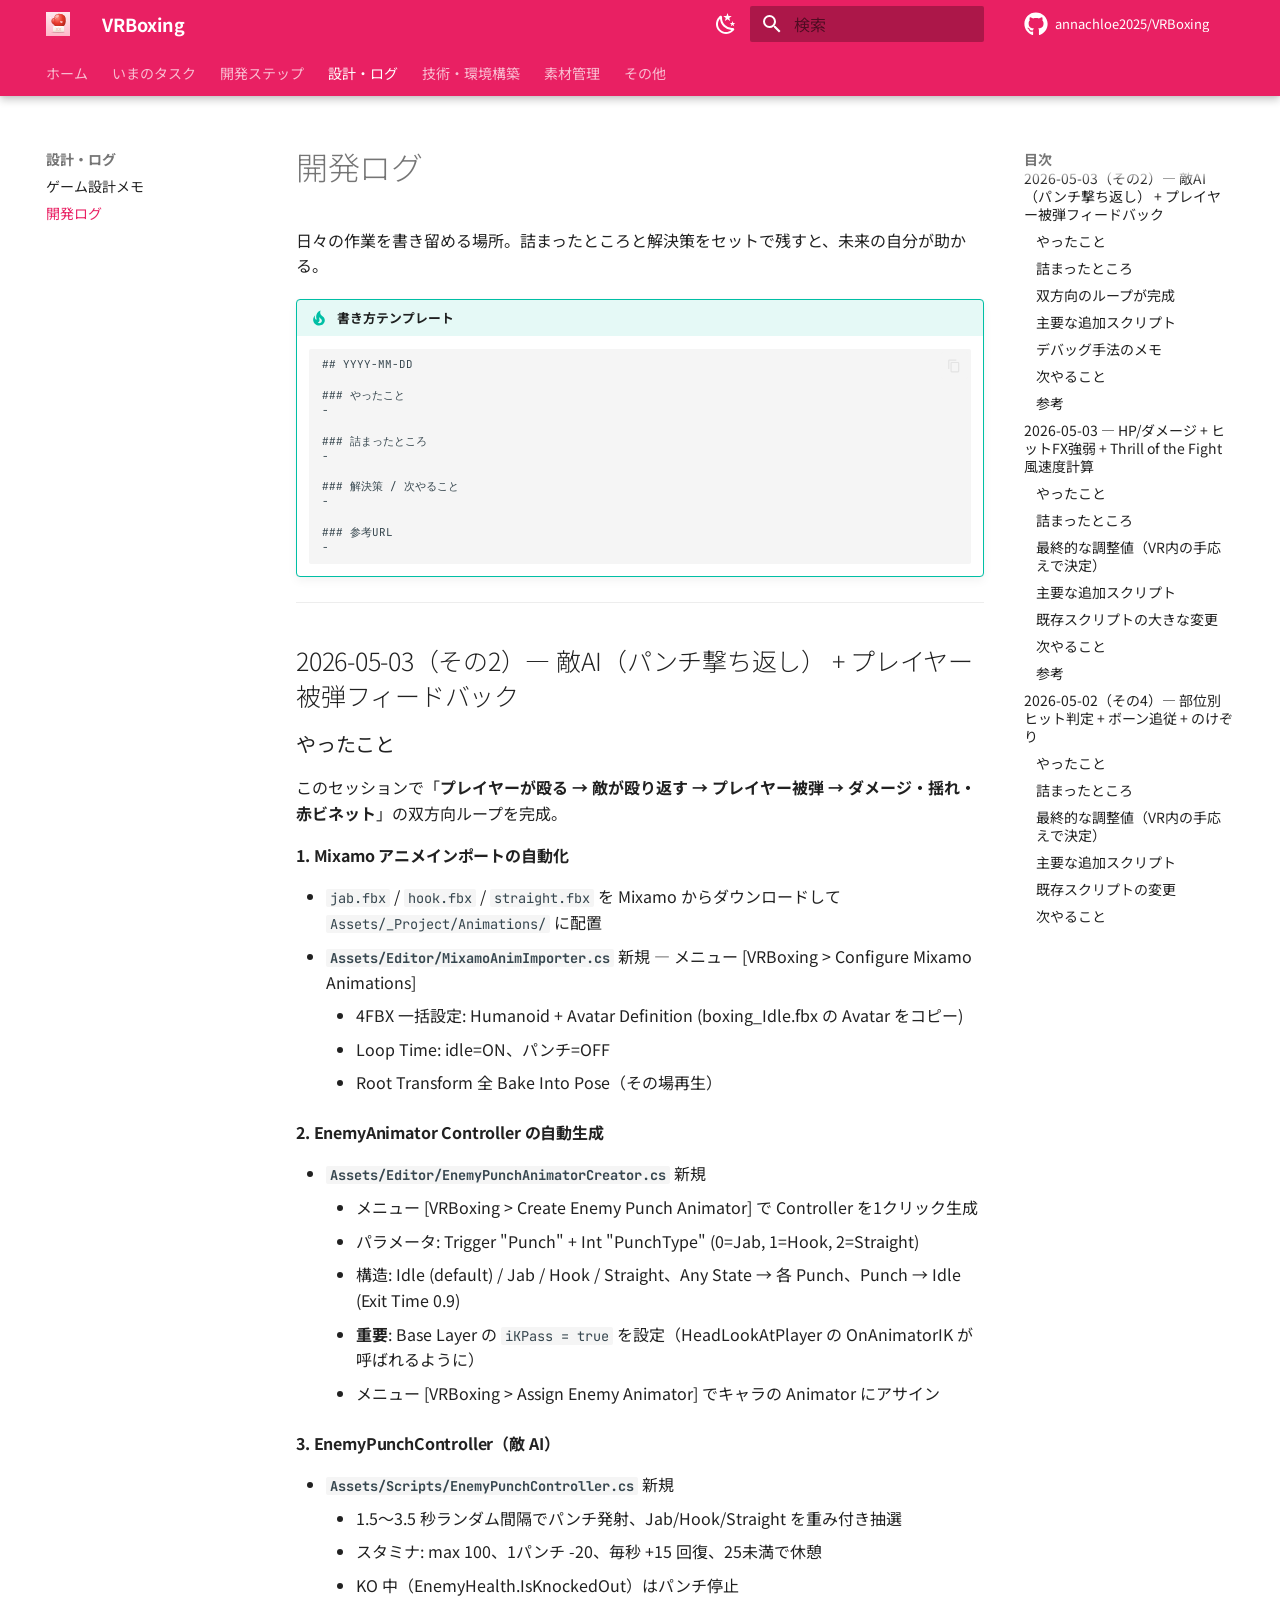
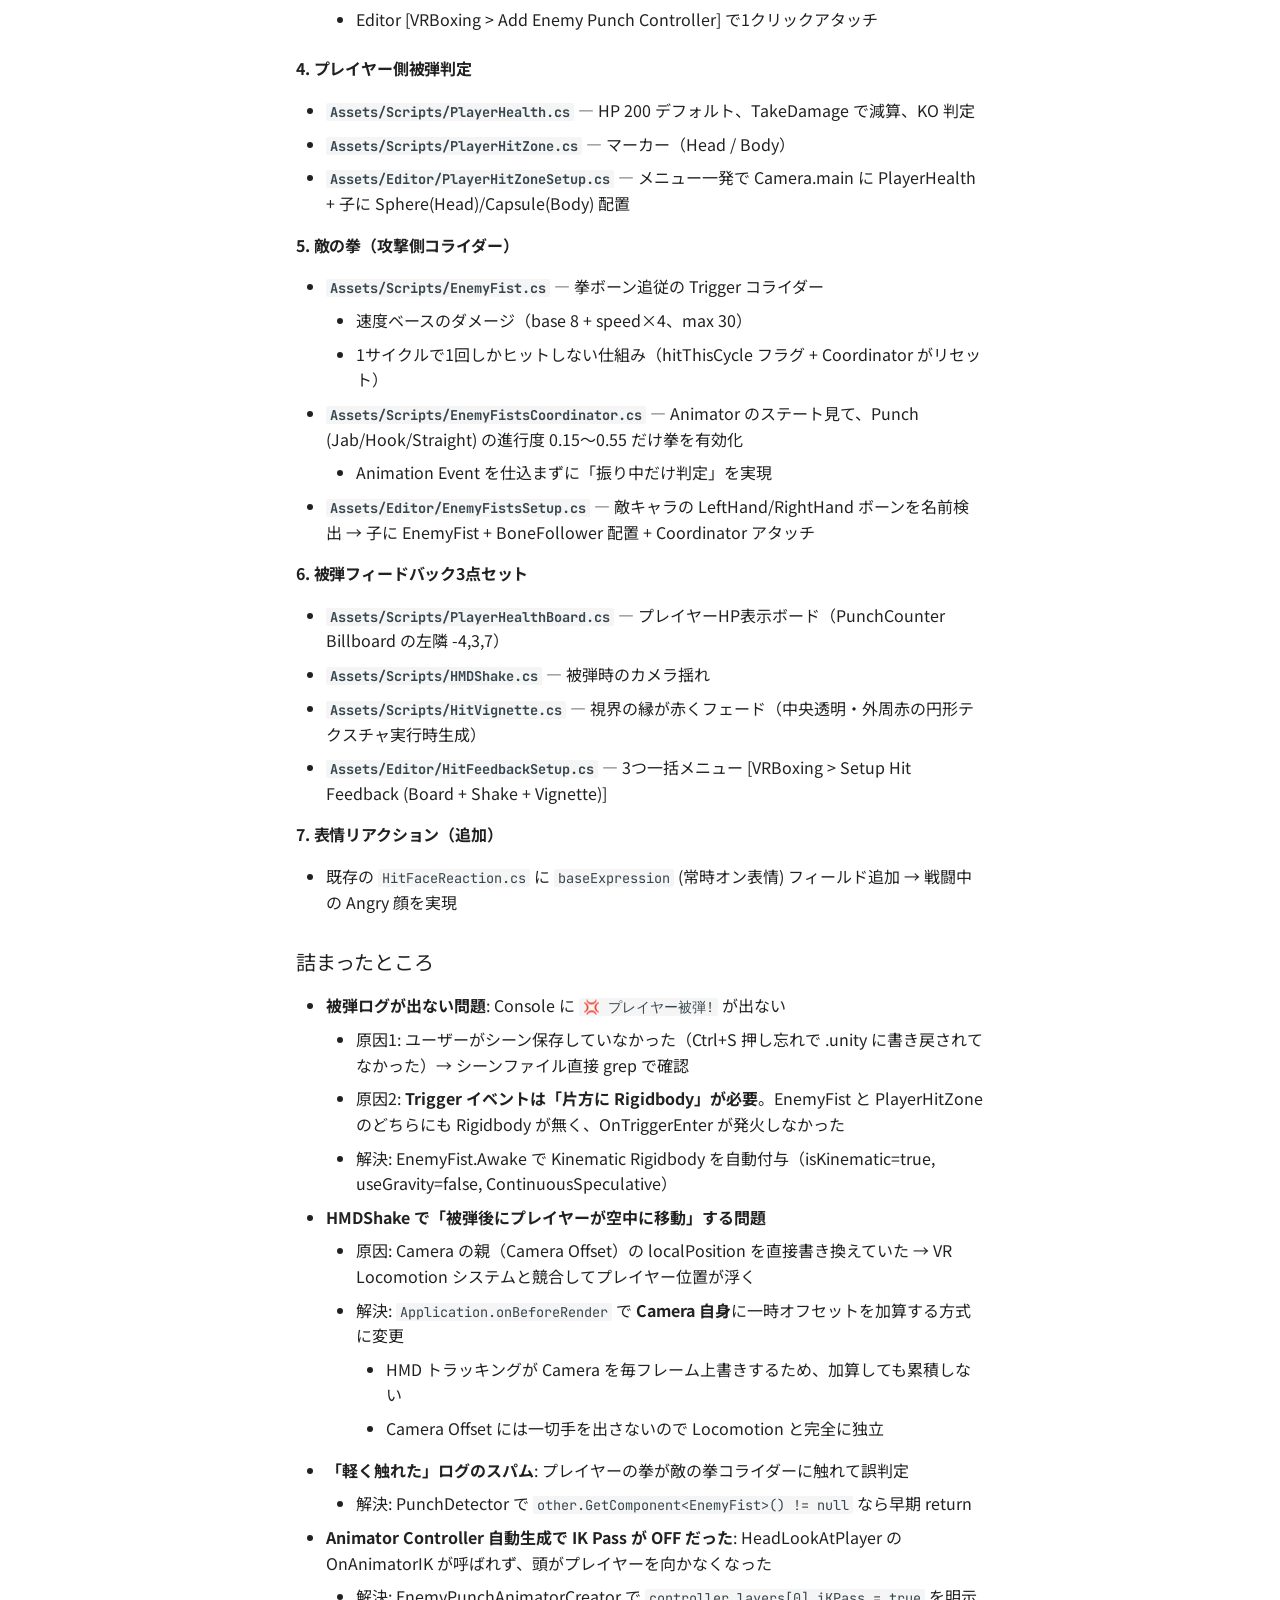
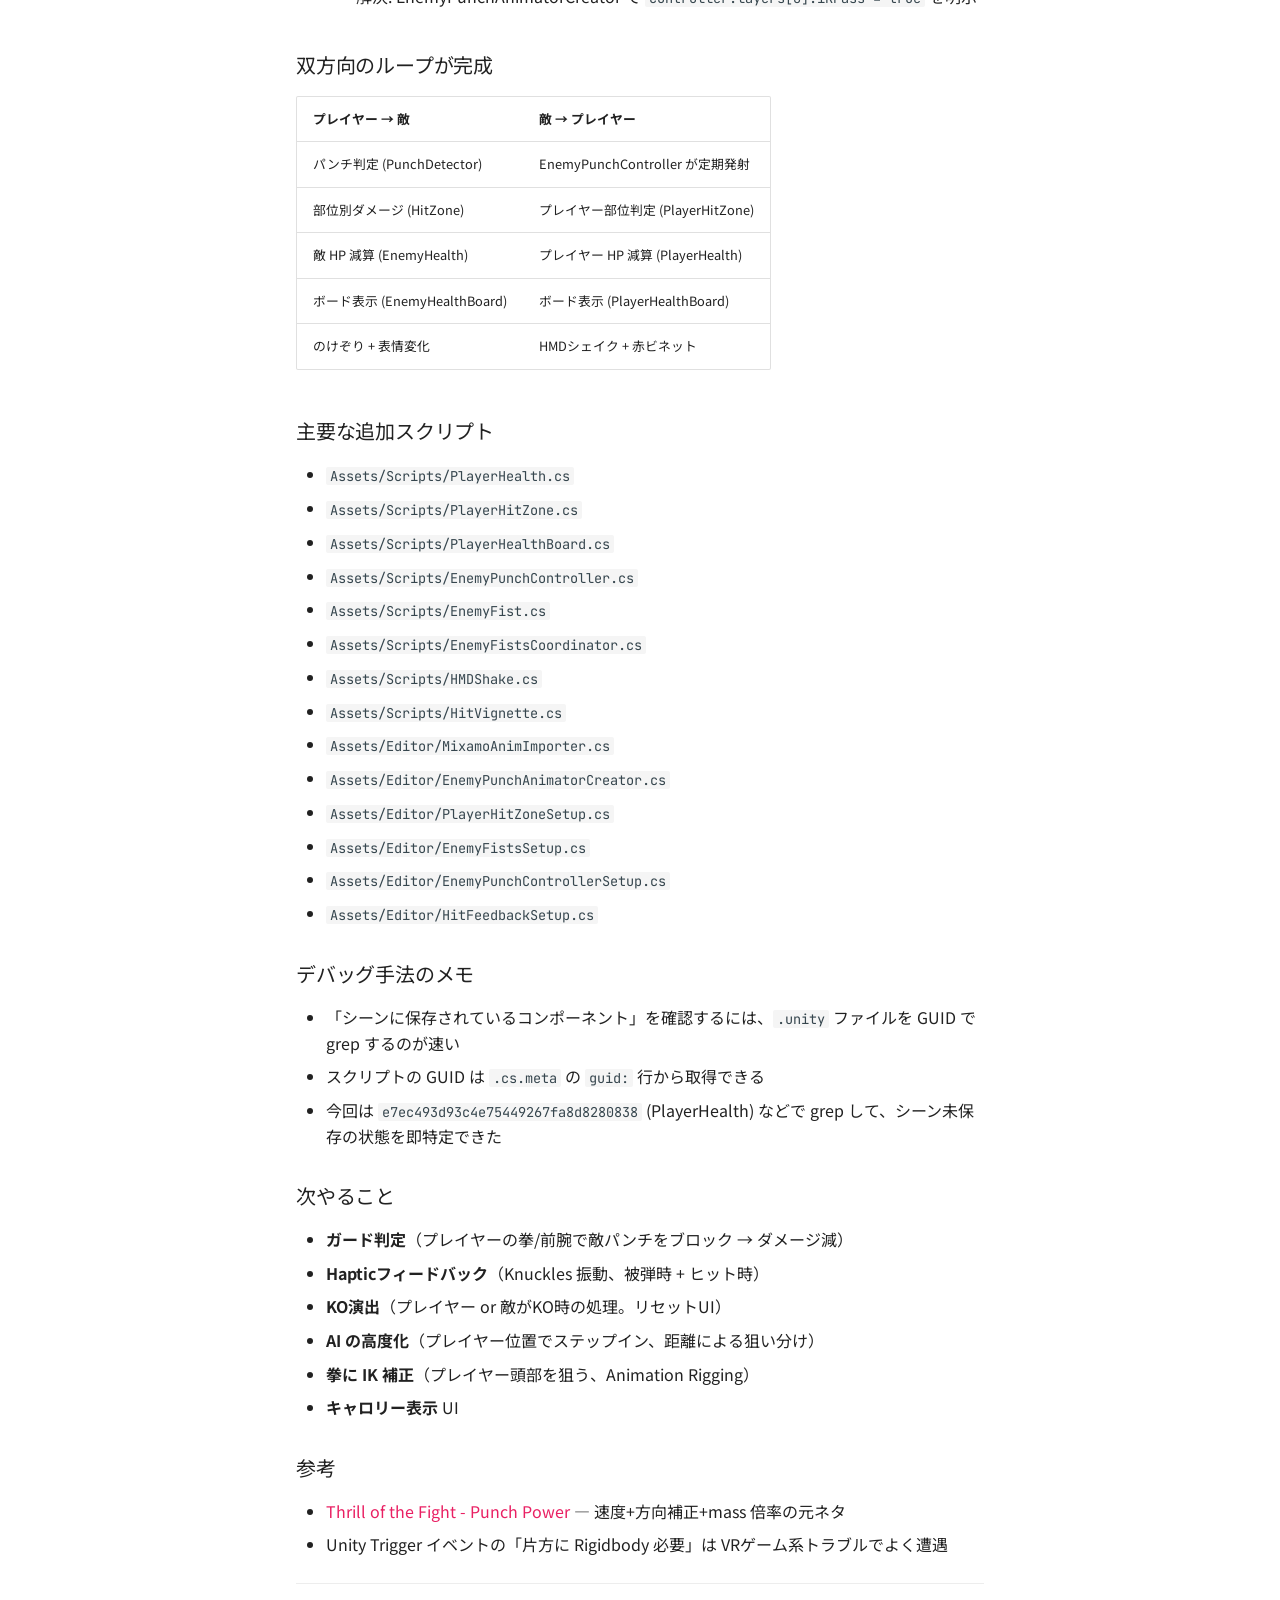
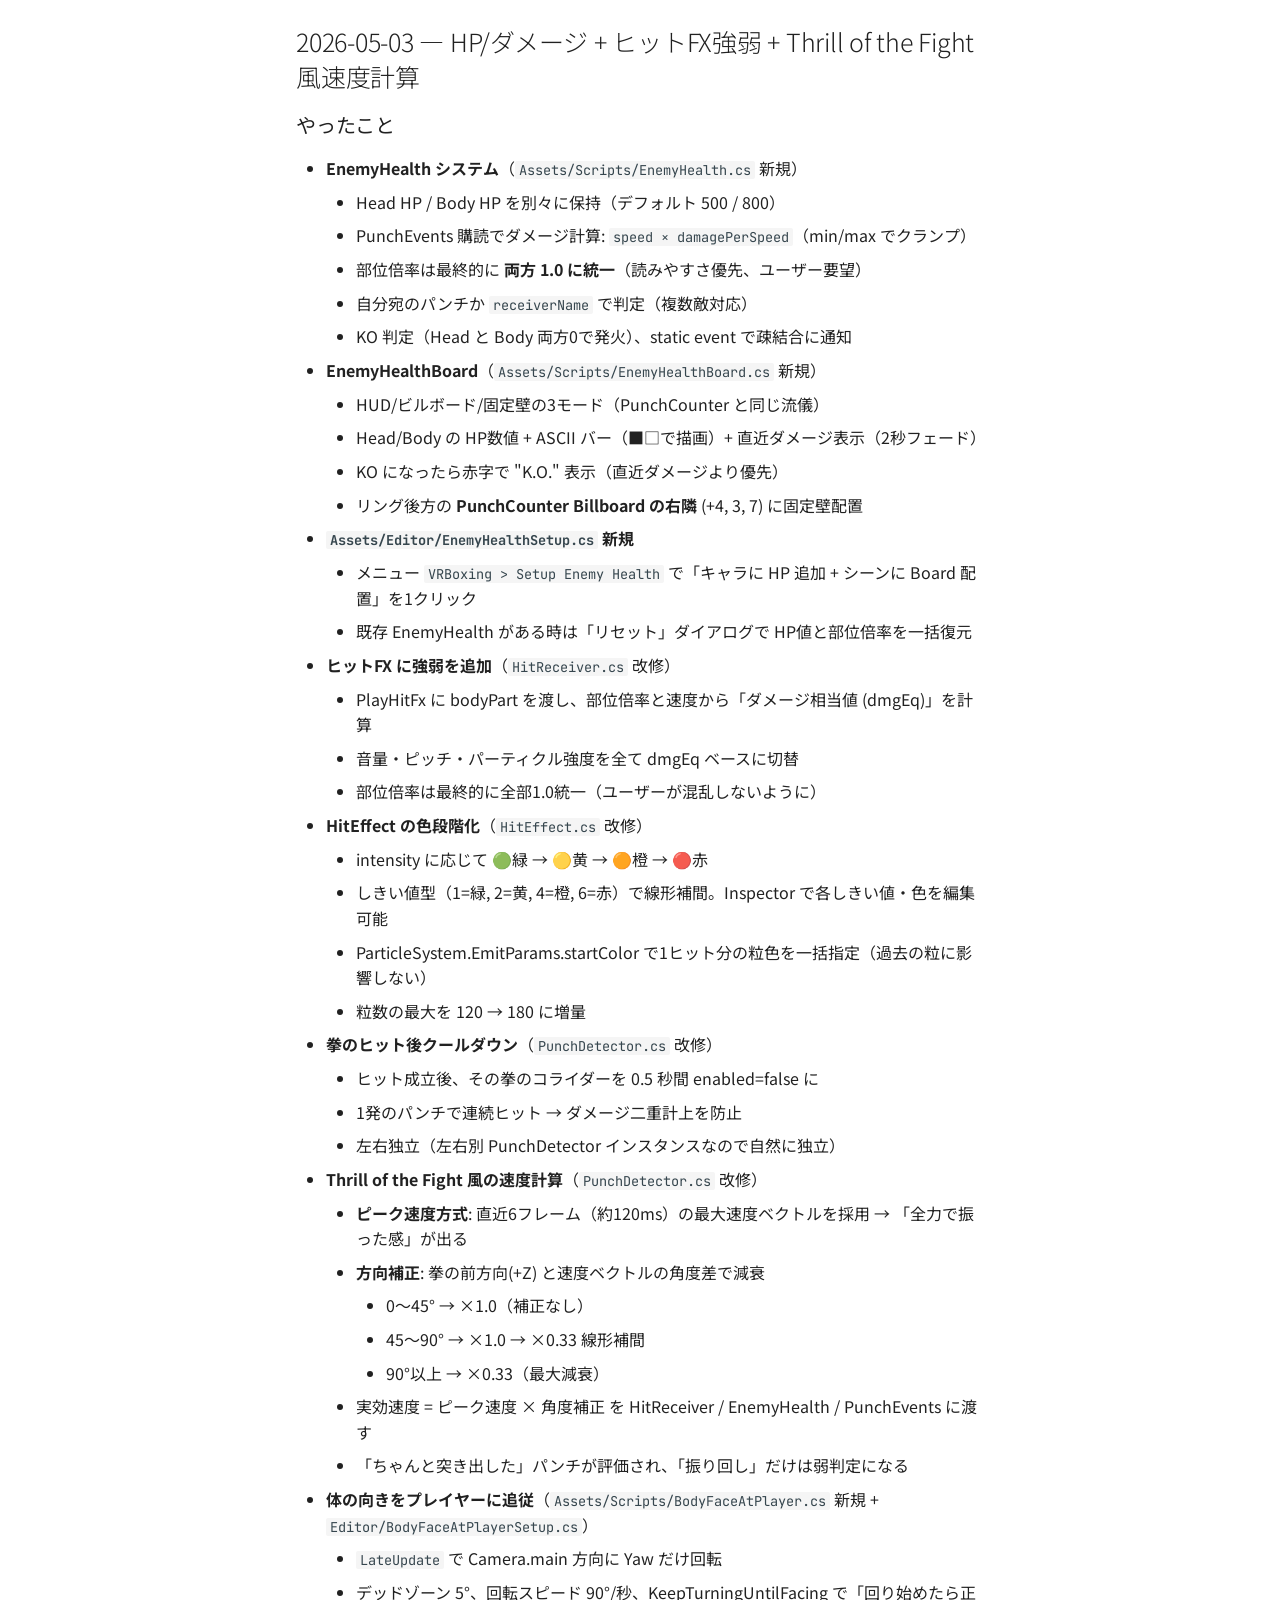
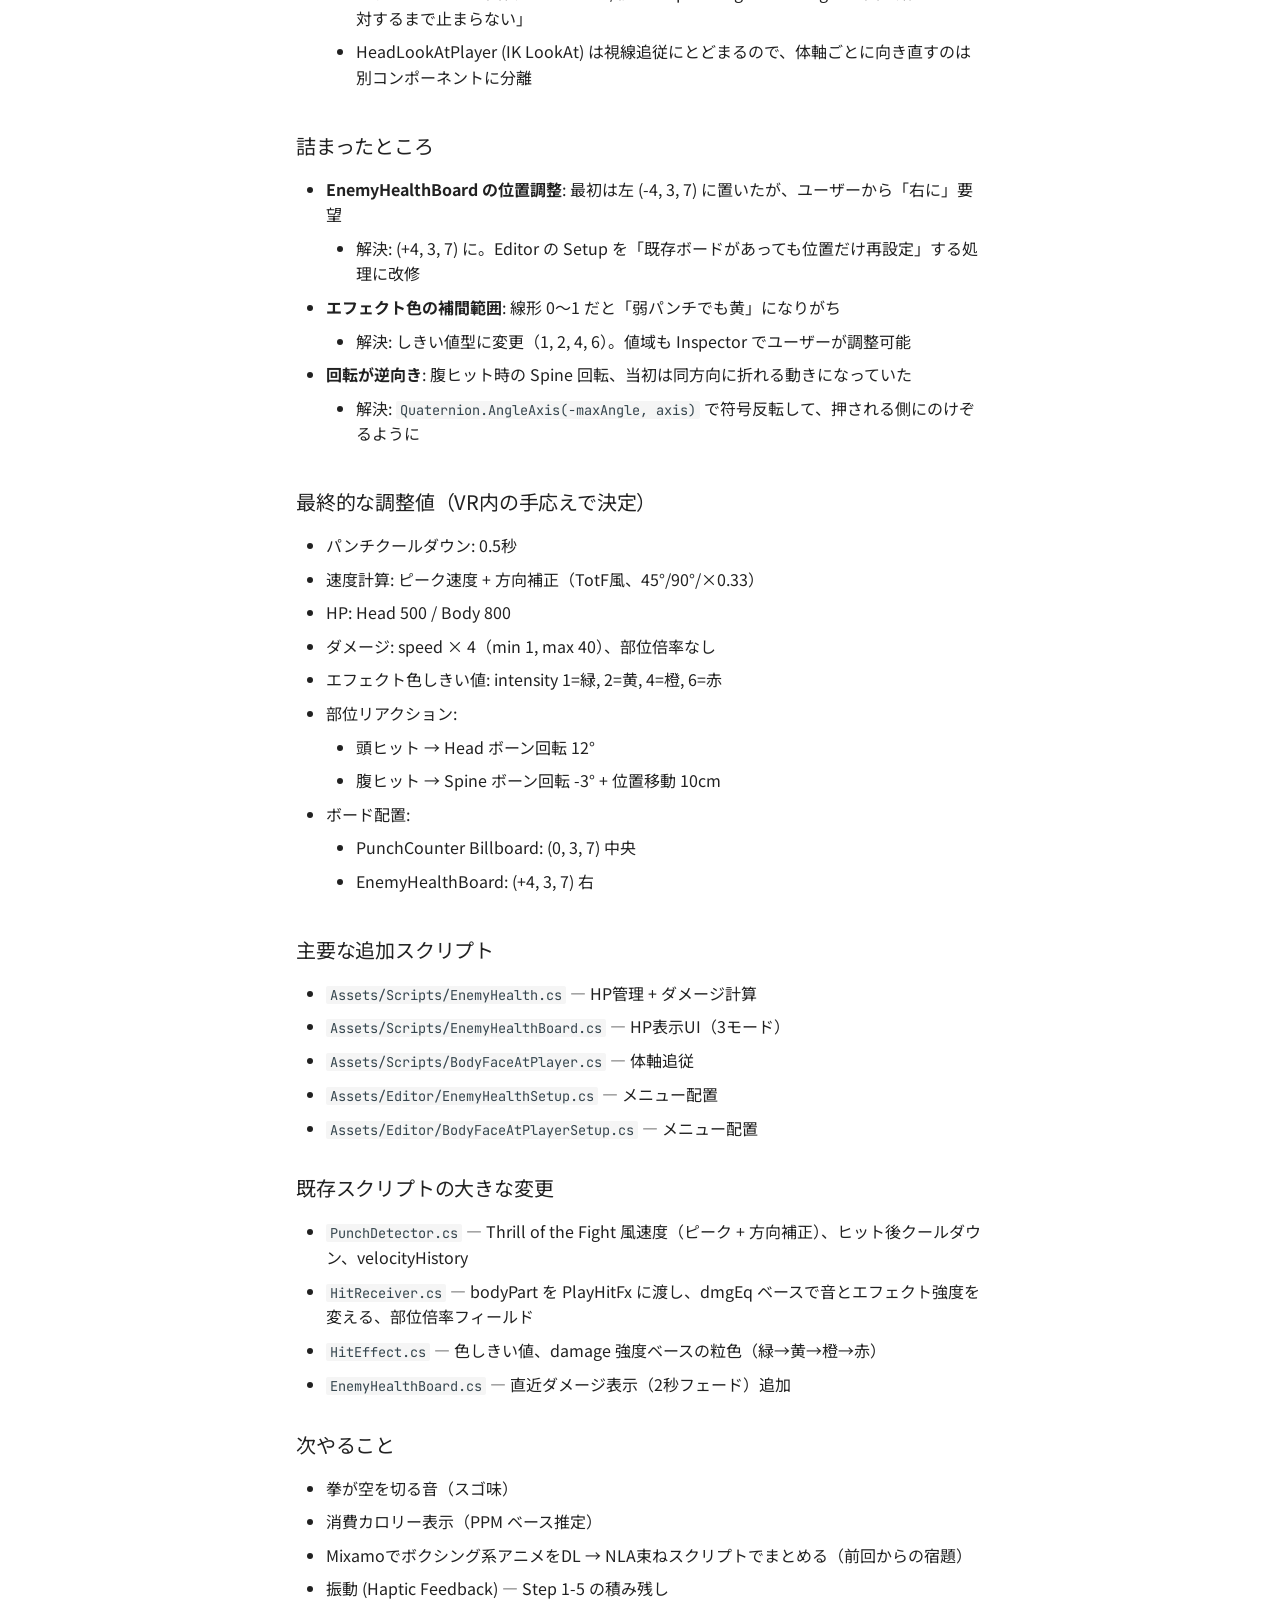
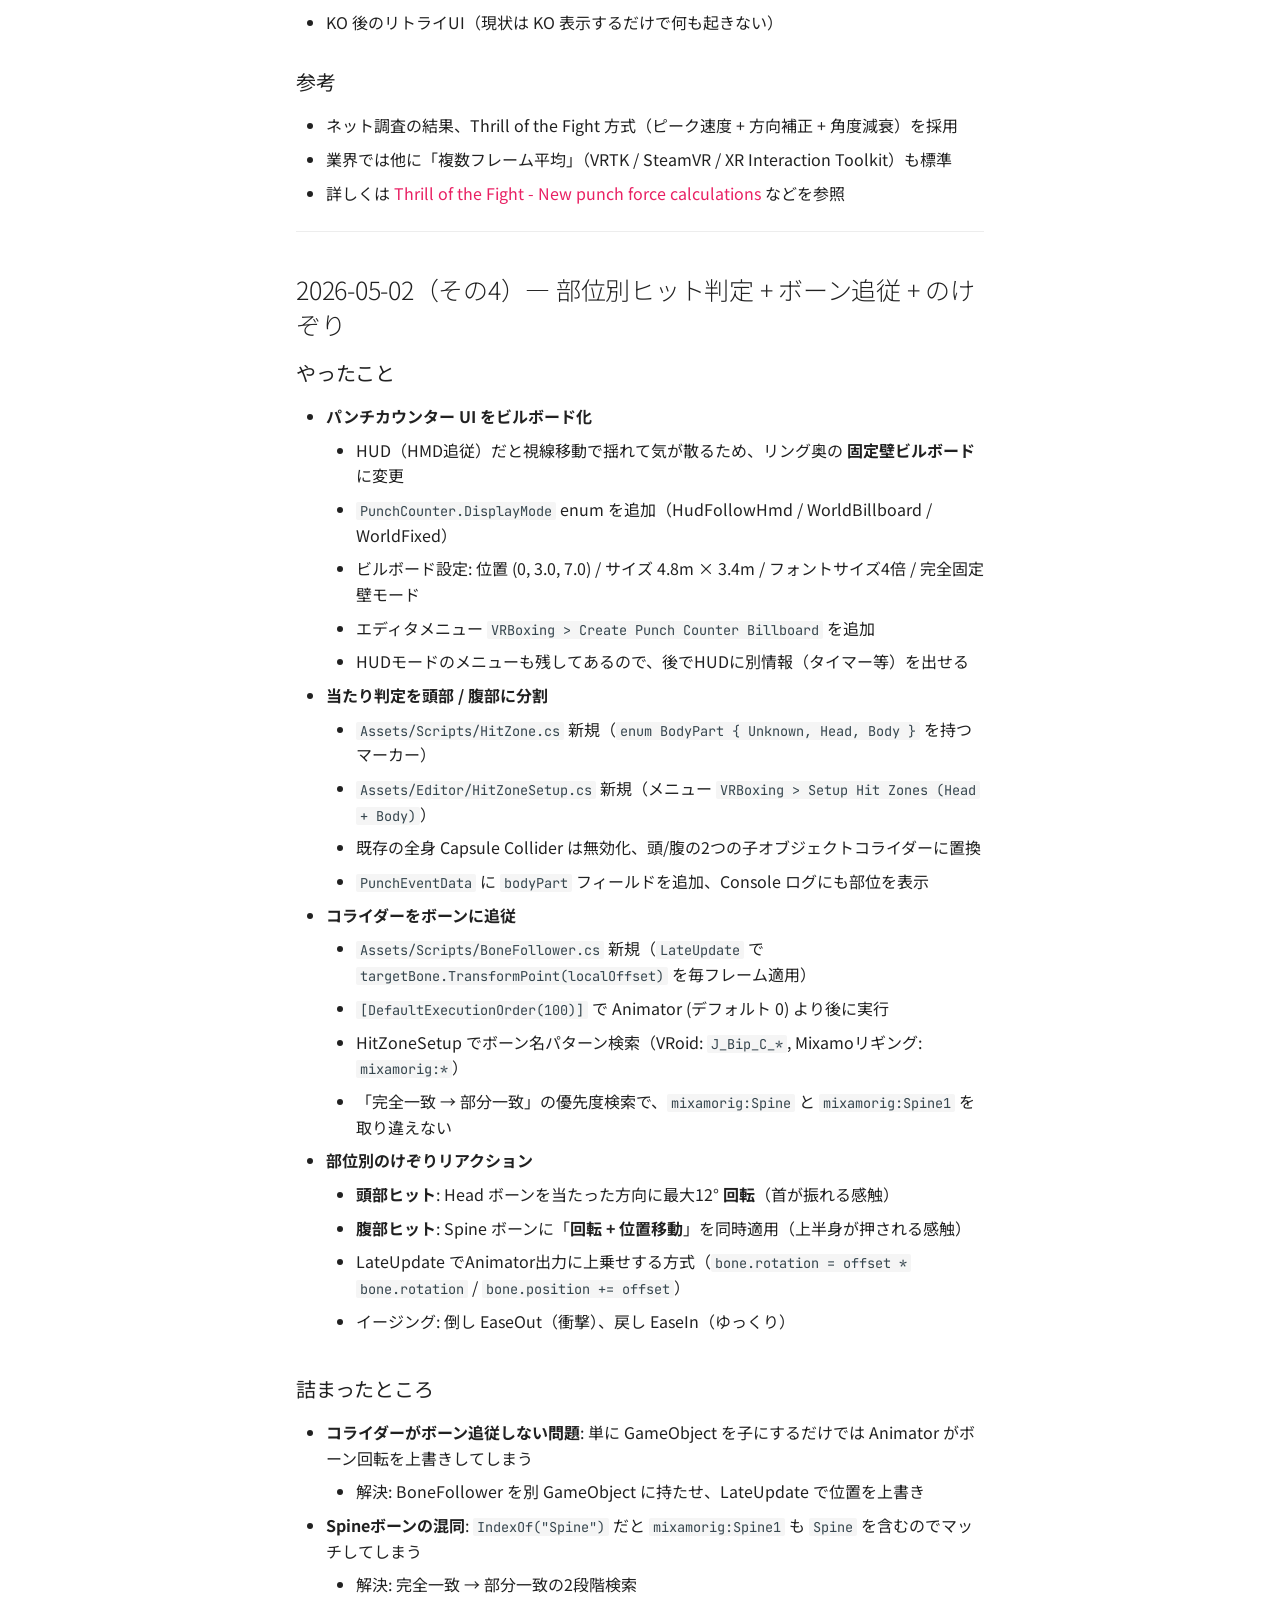
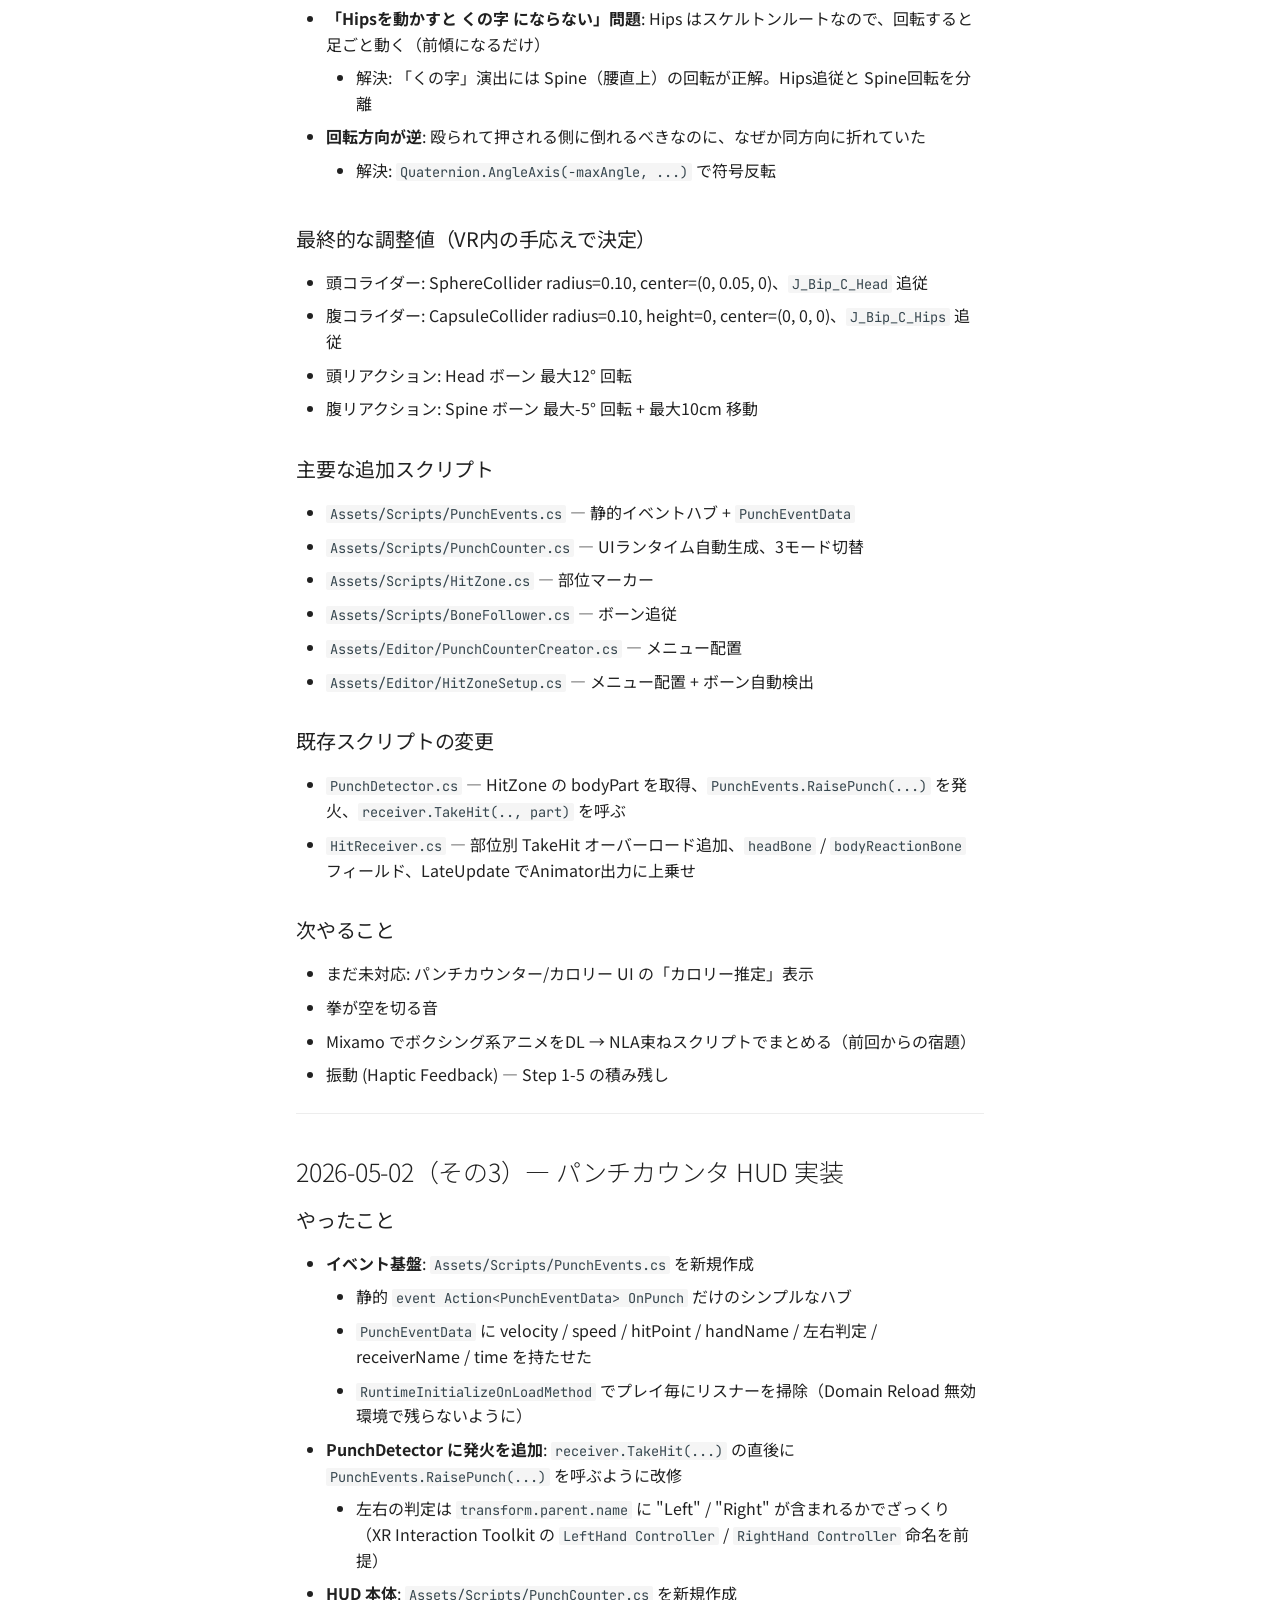
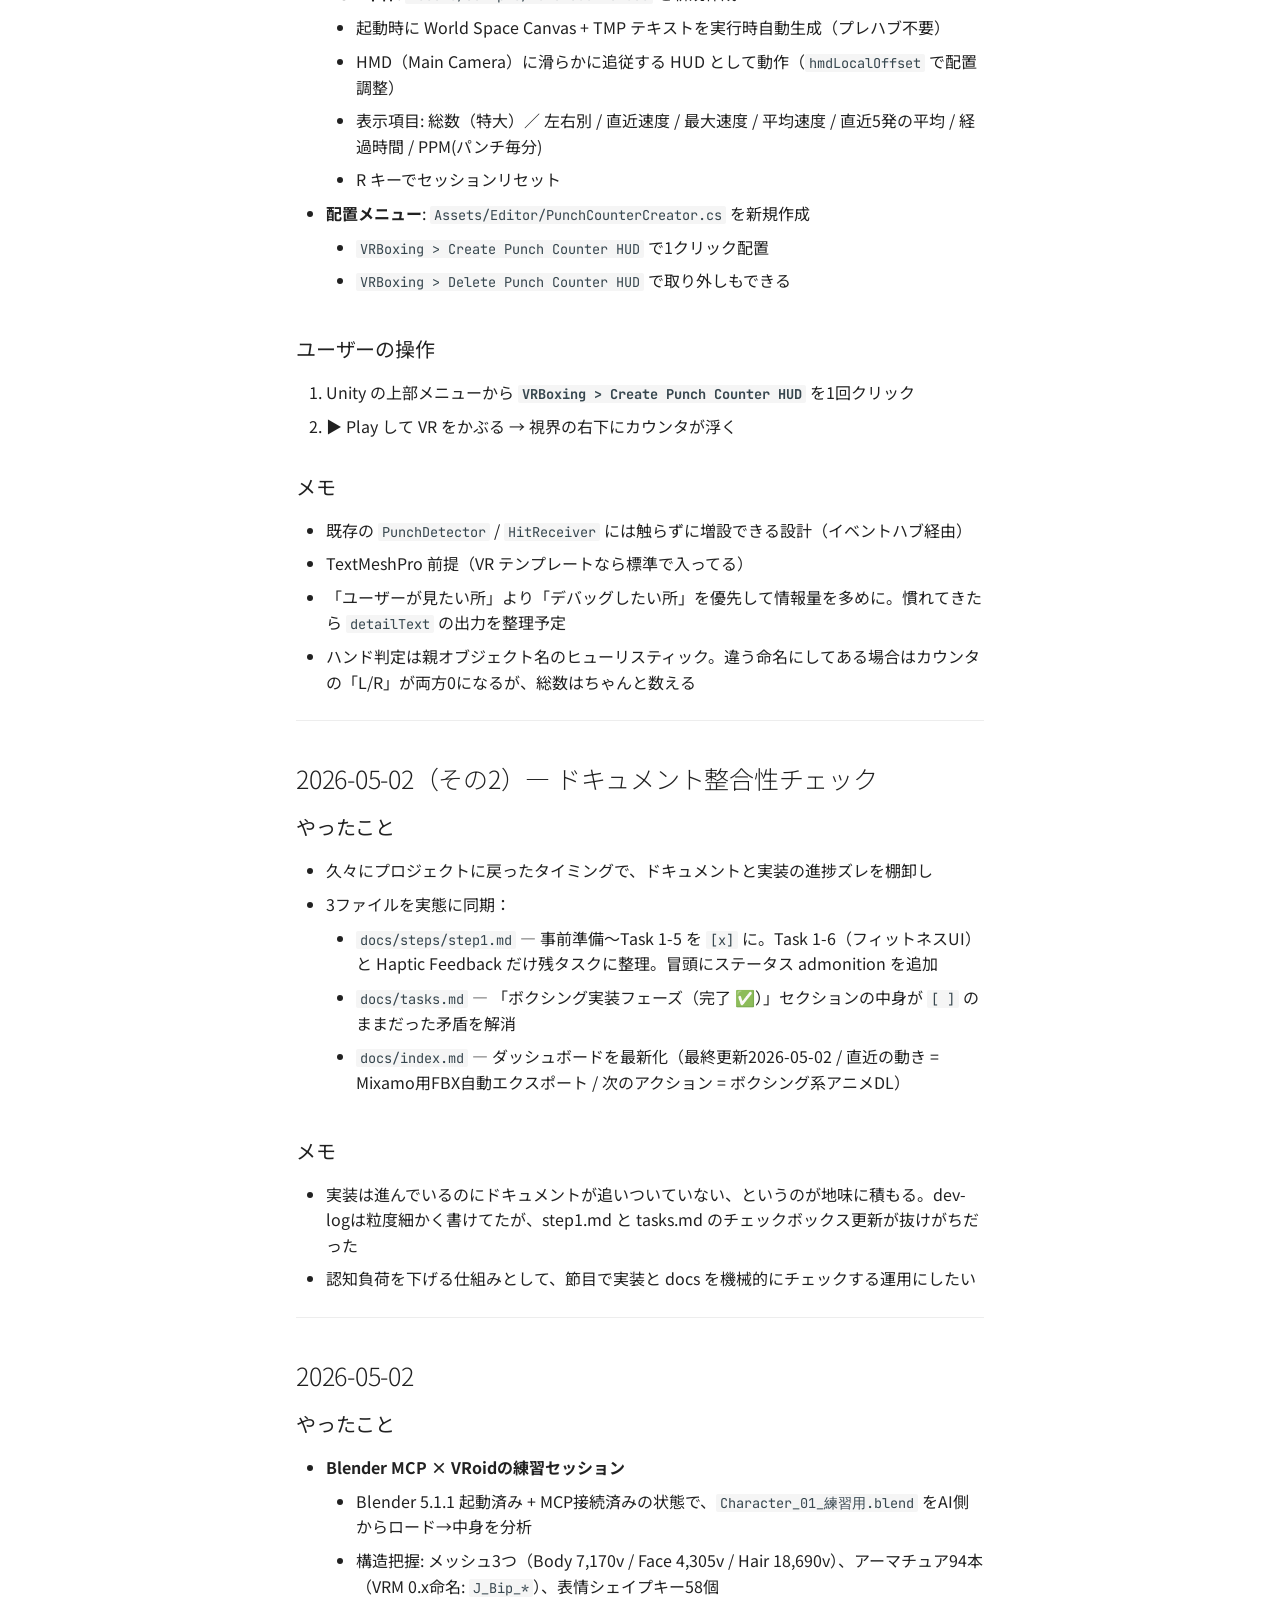
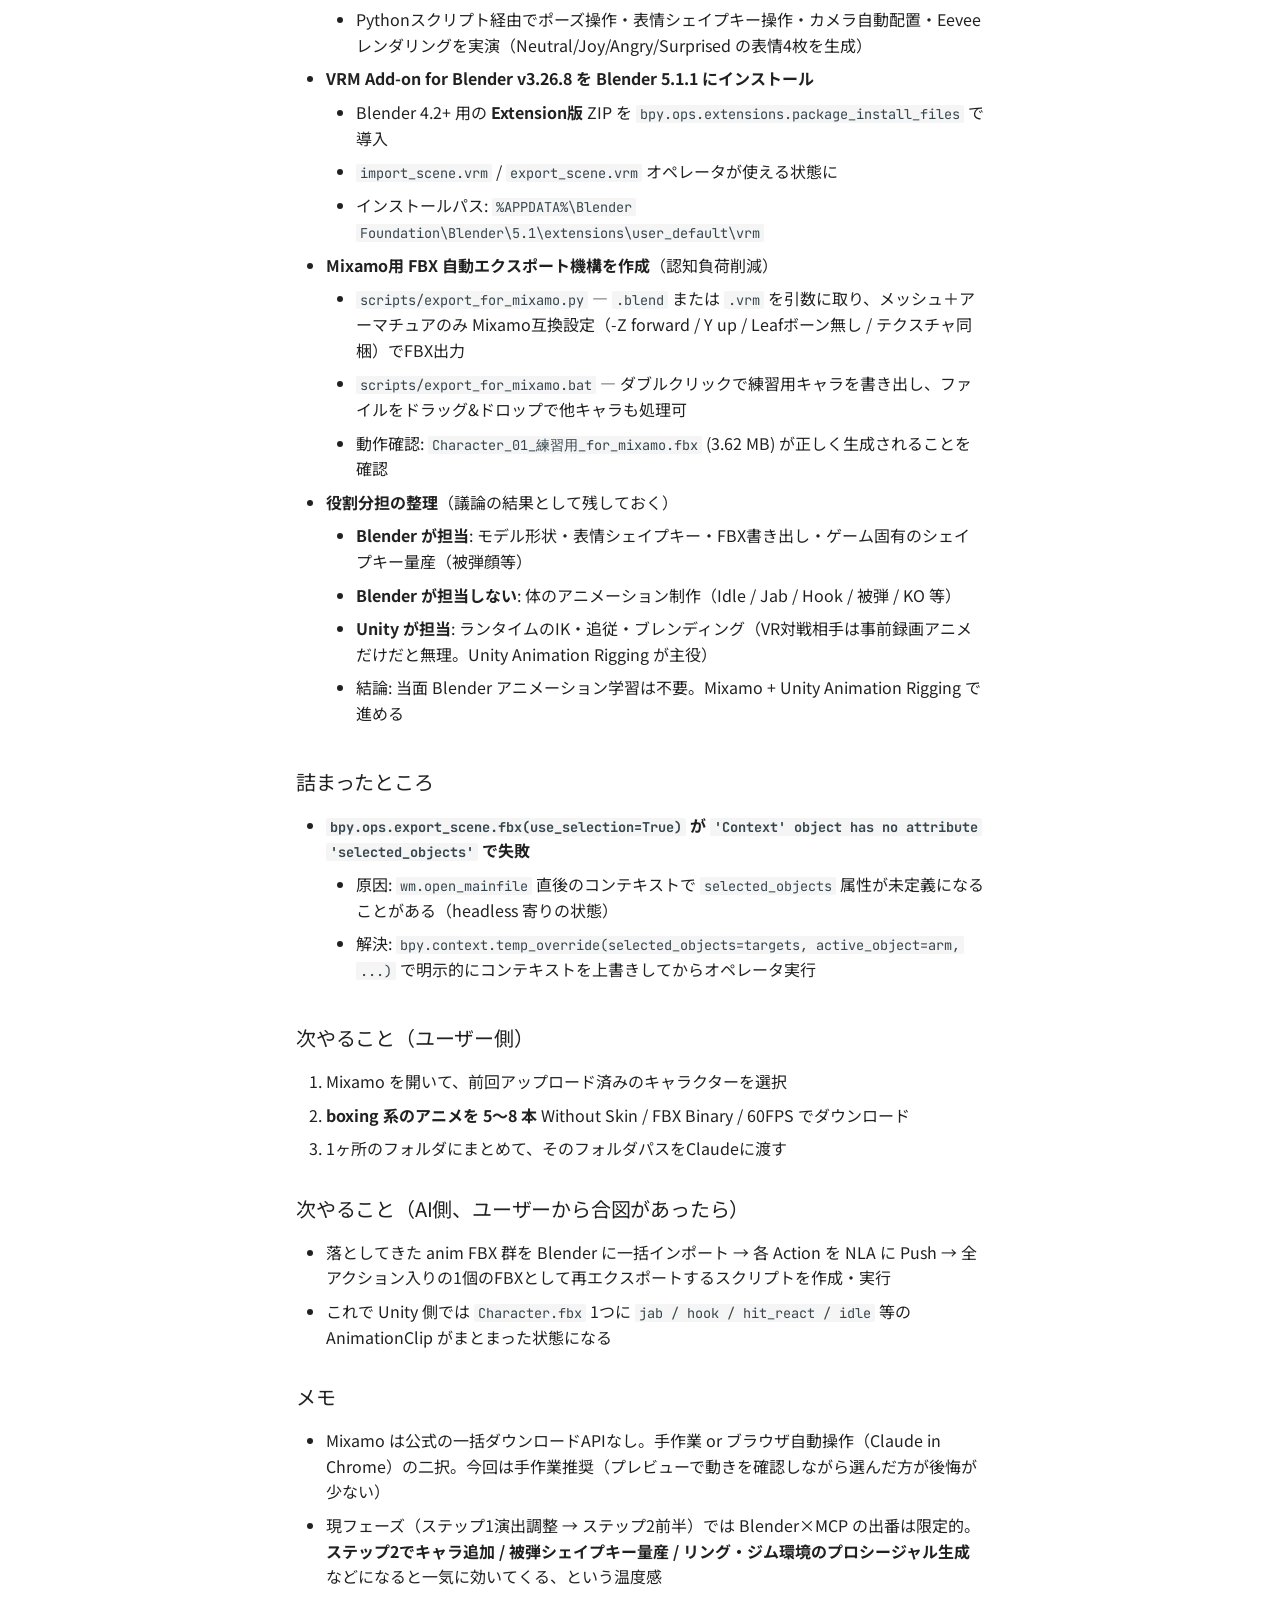
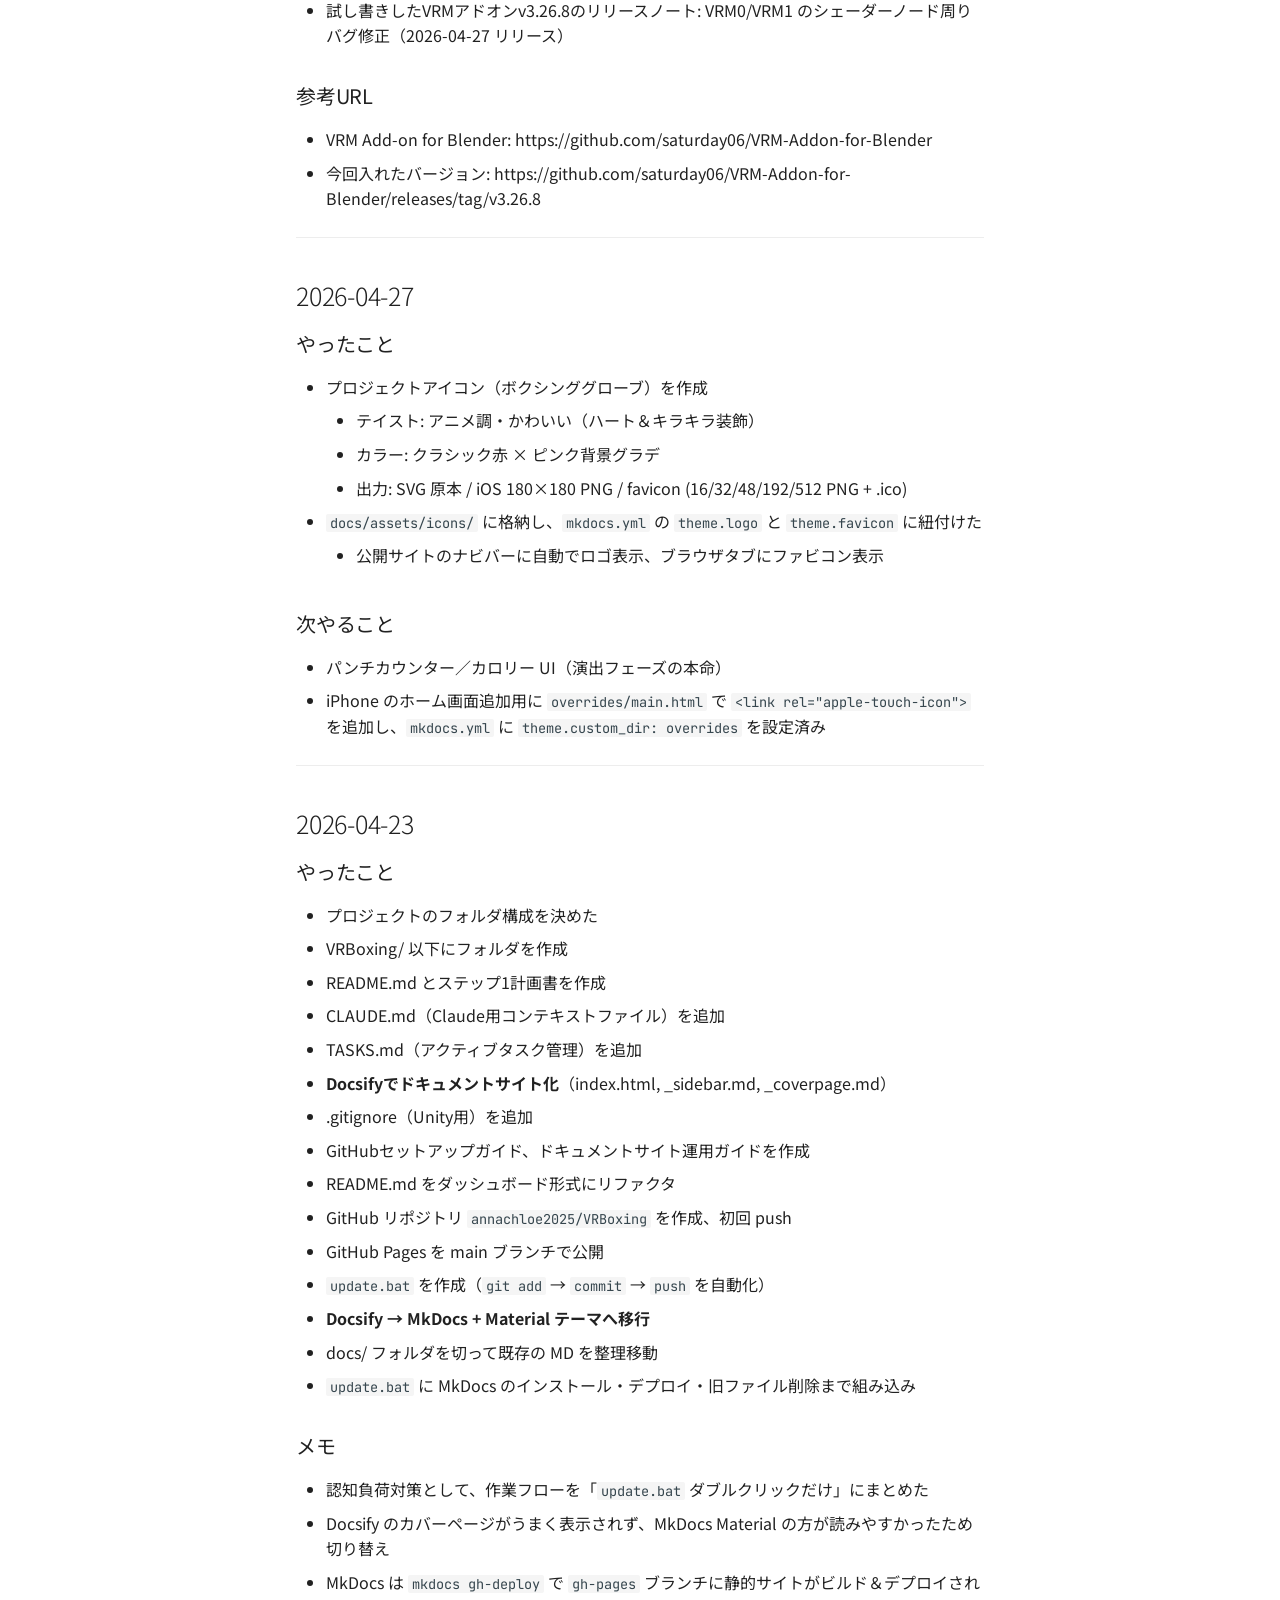
<file: design/dev-log/index.html>
<!doctype html>
<html lang="ja" class="no-js">
  <head>
    
      <meta charset="utf-8">
      <meta name="viewport" content="width=device-width,initial-scale=1">
      
        <meta name="description" content="Valve Index 向け VR ボクシング／フィットネスゲームの個人開発プロジェクト">
      
      
      
        <link rel="canonical" href="https://annachloe2025.github.io/VRBoxing/design/dev-log/">
      
      
        <link rel="prev" href="../notes/">
      
      
        <link rel="next" href="../../tech/unity/">
      
      
        
      
      
      <link rel="icon" href="../../assets/icons/favicon-32.png">
      <meta name="generator" content="mkdocs-1.6.1, mkdocs-material-9.7.6">
    
    
      
        <title>開発ログ - VRBoxing</title>
      
    
    
      <link rel="stylesheet" href="../../assets/stylesheets/main.484c7ddc.min.css">
      
        
        <link rel="stylesheet" href="../../assets/stylesheets/palette.ab4e12ef.min.css">
      
      


    
    
      
    
    
      
        
        
        <link rel="preconnect" href="https://fonts.gstatic.com" crossorigin>
        <link rel="stylesheet" href="https://fonts.googleapis.com/css?family=Noto+Sans+JP:300,300i,400,400i,700,700i%7CJetBrains+Mono:400,400i,700,700i&display=fallback">
        <style>:root{--md-text-font:"Noto Sans JP";--md-code-font:"JetBrains Mono"}</style>
      
    
    
      <link rel="stylesheet" href="../../stylesheets/extra.css">
    
    <script>__md_scope=new URL("../..",location),__md_hash=e=>[...e].reduce(((e,_)=>(e<<5)-e+_.charCodeAt(0)),0),__md_get=(e,_=localStorage,t=__md_scope)=>JSON.parse(_.getItem(t.pathname+"."+e)),__md_set=(e,_,t=localStorage,a=__md_scope)=>{try{t.setItem(a.pathname+"."+e,JSON.stringify(_))}catch(e){}}</script>
    
      

    
    
  <link rel="apple-touch-icon" sizes="180x180" href="../../assets/icons/apple-touch-icon-180.png">
  <link rel="icon" type="image/svg+xml" href="../../assets/icons/boxing-glove.svg">
  <link rel="icon" type="image/png" sizes="192x192" href="../../assets/icons/favicon-192.png">
  <link rel="icon" type="image/png" sizes="512x512" href="../../assets/icons/favicon-512.png">

  </head>
  
  
    
    
      
    
    
    
    
    <body dir="ltr" data-md-color-scheme="default" data-md-color-primary="pink" data-md-color-accent="pink">
  
    
    <input class="md-toggle" data-md-toggle="drawer" type="checkbox" id="__drawer" autocomplete="off">
    <input class="md-toggle" data-md-toggle="search" type="checkbox" id="__search" autocomplete="off">
    <label class="md-overlay" for="__drawer"></label>
    <div data-md-component="skip">
      
        
        <a href="#_1" class="md-skip">
          コンテンツにスキップ
        </a>
      
    </div>
    <div data-md-component="announce">
      
    </div>
    
    
      

  

<header class="md-header md-header--shadow md-header--lifted" data-md-component="header">
  <nav class="md-header__inner md-grid" aria-label="ヘッダー">
    <a href="../.." title="VRBoxing" class="md-header__button md-logo" aria-label="VRBoxing" data-md-component="logo">
      
  <img src="../../assets/icons/boxing-glove.svg" alt="logo">

    </a>
    <label class="md-header__button md-icon" for="__drawer">
      
      <svg xmlns="http://www.w3.org/2000/svg" viewBox="0 0 24 24"><path d="M3 6h18v2H3zm0 5h18v2H3zm0 5h18v2H3z"/></svg>
    </label>
    <div class="md-header__title" data-md-component="header-title">
      <div class="md-header__ellipsis">
        <div class="md-header__topic">
          <span class="md-ellipsis">
            VRBoxing
          </span>
        </div>
        <div class="md-header__topic" data-md-component="header-topic">
          <span class="md-ellipsis">
            
              開発ログ
            
          </span>
        </div>
      </div>
    </div>
    
      
        <form class="md-header__option" data-md-component="palette">
  
    
    
    
    <input class="md-option" data-md-color-media="(prefers-color-scheme: light)" data-md-color-scheme="default" data-md-color-primary="pink" data-md-color-accent="pink"  aria-label="ダークモードに切替"  type="radio" name="__palette" id="__palette_0">
    
      <label class="md-header__button md-icon" title="ダークモードに切替" for="__palette_1" hidden>
        <svg xmlns="http://www.w3.org/2000/svg" viewBox="0 0 24 24"><path d="m17.75 4.09-2.53 1.94.91 3.06-2.63-1.81-2.63 1.81.91-3.06-2.53-1.94L12.44 4l1.06-3 1.06 3zm3.5 6.91-1.64 1.25.59 1.98-1.7-1.17-1.7 1.17.59-1.98L15.75 11l2.06-.05L18.5 9l.69 1.95zm-2.28 4.95c.83-.08 1.72 1.1 1.19 1.85-.32.45-.66.87-1.08 1.27C15.17 23 8.84 23 4.94 19.07c-3.91-3.9-3.91-10.24 0-14.14.4-.4.82-.76 1.27-1.08.75-.53 1.93.36 1.85 1.19-.27 2.86.69 5.83 2.89 8.02a9.96 9.96 0 0 0 8.02 2.89m-1.64 2.02a12.08 12.08 0 0 1-7.8-3.47c-2.17-2.19-3.33-5-3.49-7.82-2.81 3.14-2.7 7.96.31 10.98 3.02 3.01 7.84 3.12 10.98.31"/></svg>
      </label>
    
  
    
    
    
    <input class="md-option" data-md-color-media="(prefers-color-scheme: dark)" data-md-color-scheme="slate" data-md-color-primary="pink" data-md-color-accent="pink"  aria-label="ライトモードに切替"  type="radio" name="__palette" id="__palette_1">
    
      <label class="md-header__button md-icon" title="ライトモードに切替" for="__palette_0" hidden>
        <svg xmlns="http://www.w3.org/2000/svg" viewBox="0 0 24 24"><path d="M12 7a5 5 0 0 1 5 5 5 5 0 0 1-5 5 5 5 0 0 1-5-5 5 5 0 0 1 5-5m0 2a3 3 0 0 0-3 3 3 3 0 0 0 3 3 3 3 0 0 0 3-3 3 3 0 0 0-3-3m0-7 2.39 3.42C13.65 5.15 12.84 5 12 5s-1.65.15-2.39.42zM3.34 7l4.16-.35A7.2 7.2 0 0 0 5.94 8.5c-.44.74-.69 1.5-.83 2.29zm.02 10 1.76-3.77a7.131 7.131 0 0 0 2.38 4.14zM20.65 7l-1.77 3.79a7.02 7.02 0 0 0-2.38-4.15zm-.01 10-4.14.36c.59-.51 1.12-1.14 1.54-1.86.42-.73.69-1.5.83-2.29zM12 22l-2.41-3.44c.74.27 1.55.44 2.41.44.82 0 1.63-.17 2.37-.44z"/></svg>
      </label>
    
  
</form>
      
    
    
      <script>var palette=__md_get("__palette");if(palette&&palette.color){if("(prefers-color-scheme)"===palette.color.media){var media=matchMedia("(prefers-color-scheme: light)"),input=document.querySelector(media.matches?"[data-md-color-media='(prefers-color-scheme: light)']":"[data-md-color-media='(prefers-color-scheme: dark)']");palette.color.media=input.getAttribute("data-md-color-media"),palette.color.scheme=input.getAttribute("data-md-color-scheme"),palette.color.primary=input.getAttribute("data-md-color-primary"),palette.color.accent=input.getAttribute("data-md-color-accent")}for(var[key,value]of Object.entries(palette.color))document.body.setAttribute("data-md-color-"+key,value)}</script>
    
    
    
      
      
        <label class="md-header__button md-icon" for="__search">
          
          <svg xmlns="http://www.w3.org/2000/svg" viewBox="0 0 24 24"><path d="M9.5 3A6.5 6.5 0 0 1 16 9.5c0 1.61-.59 3.09-1.56 4.23l.27.27h.79l5 5-1.5 1.5-5-5v-.79l-.27-.27A6.52 6.52 0 0 1 9.5 16 6.5 6.5 0 0 1 3 9.5 6.5 6.5 0 0 1 9.5 3m0 2C7 5 5 7 5 9.5S7 14 9.5 14 14 12 14 9.5 12 5 9.5 5"/></svg>
        </label>
        <div class="md-search" data-md-component="search" role="dialog">
  <label class="md-search__overlay" for="__search"></label>
  <div class="md-search__inner" role="search">
    <form class="md-search__form" name="search">
      <input type="text" class="md-search__input" name="query" aria-label="検索" placeholder="検索" autocapitalize="off" autocorrect="off" autocomplete="off" spellcheck="false" data-md-component="search-query" required>
      <label class="md-search__icon md-icon" for="__search">
        
        <svg xmlns="http://www.w3.org/2000/svg" viewBox="0 0 24 24"><path d="M9.5 3A6.5 6.5 0 0 1 16 9.5c0 1.61-.59 3.09-1.56 4.23l.27.27h.79l5 5-1.5 1.5-5-5v-.79l-.27-.27A6.52 6.52 0 0 1 9.5 16 6.5 6.5 0 0 1 3 9.5 6.5 6.5 0 0 1 9.5 3m0 2C7 5 5 7 5 9.5S7 14 9.5 14 14 12 14 9.5 12 5 9.5 5"/></svg>
        
        <svg xmlns="http://www.w3.org/2000/svg" viewBox="0 0 24 24"><path d="M20 11v2H8l5.5 5.5-1.42 1.42L4.16 12l7.92-7.92L13.5 5.5 8 11z"/></svg>
      </label>
      <nav class="md-search__options" aria-label="検索">
        
          <a href="javascript:void(0)" class="md-search__icon md-icon" title="共有" aria-label="共有" data-clipboard data-clipboard-text="" data-md-component="search-share" tabindex="-1">
            
            <svg xmlns="http://www.w3.org/2000/svg" viewBox="0 0 24 24"><path d="M18 16.08c-.76 0-1.44.3-1.96.77L8.91 12.7c.05-.23.09-.46.09-.7s-.04-.47-.09-.7l7.05-4.11c.54.5 1.25.81 2.04.81a3 3 0 0 0 3-3 3 3 0 0 0-3-3 3 3 0 0 0-3 3c0 .24.04.47.09.7L8.04 9.81C7.5 9.31 6.79 9 6 9a3 3 0 0 0-3 3 3 3 0 0 0 3 3c.79 0 1.5-.31 2.04-.81l7.12 4.15c-.05.21-.08.43-.08.66 0 1.61 1.31 2.91 2.92 2.91s2.92-1.3 2.92-2.91A2.92 2.92 0 0 0 18 16.08"/></svg>
          </a>
        
        <button type="reset" class="md-search__icon md-icon" title="クリア" aria-label="クリア" tabindex="-1">
          
          <svg xmlns="http://www.w3.org/2000/svg" viewBox="0 0 24 24"><path d="M19 6.41 17.59 5 12 10.59 6.41 5 5 6.41 10.59 12 5 17.59 6.41 19 12 13.41 17.59 19 19 17.59 13.41 12z"/></svg>
        </button>
      </nav>
      
        <div class="md-search__suggest" data-md-component="search-suggest"></div>
      
    </form>
    <div class="md-search__output">
      <div class="md-search__scrollwrap" tabindex="0" data-md-scrollfix>
        <div class="md-search-result" data-md-component="search-result">
          <div class="md-search-result__meta">
            検索を初期化
          </div>
          <ol class="md-search-result__list" role="presentation"></ol>
        </div>
      </div>
    </div>
  </div>
</div>
      
    
    
      <div class="md-header__source">
        <a href="https://github.com/annachloe2025/VRBoxing" title="リポジトリへ" class="md-source" data-md-component="source">
  <div class="md-source__icon md-icon">
    
    <svg xmlns="http://www.w3.org/2000/svg" viewBox="0 0 512 512"><!--! Font Awesome Free 7.1.0 by @fontawesome - https://fontawesome.com License - https://fontawesome.com/license/free (Icons: CC BY 4.0, Fonts: SIL OFL 1.1, Code: MIT License) Copyright 2025 Fonticons, Inc.--><path d="M173.9 397.4c0 2-2.3 3.6-5.2 3.6-3.3.3-5.6-1.3-5.6-3.6 0-2 2.3-3.6 5.2-3.6 3-.3 5.6 1.3 5.6 3.6m-31.1-4.5c-.7 2 1.3 4.3 4.3 4.9 2.6 1 5.6 0 6.2-2s-1.3-4.3-4.3-5.2c-2.6-.7-5.5.3-6.2 2.3m44.2-1.7c-2.9.7-4.9 2.6-4.6 4.9.3 2 2.9 3.3 5.9 2.6 2.9-.7 4.9-2.6 4.6-4.6-.3-1.9-3-3.2-5.9-2.9M252.8 8C114.1 8 8 113.3 8 252c0 110.9 69.8 205.8 169.5 239.2 12.8 2.3 17.3-5.6 17.3-12.1 0-6.2-.3-40.4-.3-61.4 0 0-70 15-84.7-29.8 0 0-11.4-29.1-27.8-36.6 0 0-22.9-15.7 1.6-15.4 0 0 24.9 2 38.6 25.8 21.9 38.6 58.6 27.5 72.9 20.9 2.3-16 8.8-27.1 16-33.7-55.9-6.2-112.3-14.3-112.3-110.5 0-27.5 7.6-41.3 23.6-58.9-2.6-6.5-11.1-33.3 2.6-67.9 20.9-6.5 69 27 69 27 20-5.6 41.5-8.5 62.8-8.5s42.8 2.9 62.8 8.5c0 0 48.1-33.6 69-27 13.7 34.7 5.2 61.4 2.6 67.9 16 17.7 25.8 31.5 25.8 58.9 0 96.5-58.9 104.2-114.8 110.5 9.2 7.9 17 22.9 17 46.4 0 33.7-.3 75.4-.3 83.6 0 6.5 4.6 14.4 17.3 12.1C436.2 457.8 504 362.9 504 252 504 113.3 391.5 8 252.8 8M105.2 352.9c-1.3 1-1 3.3.7 5.2 1.6 1.6 3.9 2.3 5.2 1 1.3-1 1-3.3-.7-5.2-1.6-1.6-3.9-2.3-5.2-1m-10.8-8.1c-.7 1.3.3 2.9 2.3 3.9 1.6 1 3.6.7 4.3-.7.7-1.3-.3-2.9-2.3-3.9-2-.6-3.6-.3-4.3.7m32.4 35.6c-1.6 1.3-1 4.3 1.3 6.2 2.3 2.3 5.2 2.6 6.5 1 1.3-1.3.7-4.3-1.3-6.2-2.2-2.3-5.2-2.6-6.5-1m-11.4-14.7c-1.6 1-1.6 3.6 0 5.9s4.3 3.3 5.6 2.3c1.6-1.3 1.6-3.9 0-6.2-1.4-2.3-4-3.3-5.6-2"/></svg>
  </div>
  <div class="md-source__repository">
    annachloe2025/VRBoxing
  </div>
</a>
      </div>
    
  </nav>
  
    
      
<nav class="md-tabs" aria-label="タブ" data-md-component="tabs">
  <div class="md-grid">
    <ul class="md-tabs__list">
      
        
  
  
  
  
    <li class="md-tabs__item">
      <a href="../.." class="md-tabs__link">
        
  
  
    
  
  ホーム

      </a>
    </li>
  

      
        
  
  
  
  
    <li class="md-tabs__item">
      <a href="../../tasks/" class="md-tabs__link">
        
  
  
    
  
  いまのタスク

      </a>
    </li>
  

      
        
  
  
  
  
    
    
      <li class="md-tabs__item">
        <a href="../../steps/step1/" class="md-tabs__link">
          
  
  
    
  
  開発ステップ

        </a>
      </li>
    
  

      
        
  
  
  
    
  
  
    
    
      <li class="md-tabs__item md-tabs__item--active">
        <a href="../notes/" class="md-tabs__link">
          
  
  
    
  
  設計・ログ

        </a>
      </li>
    
  

      
        
  
  
  
  
    
    
      <li class="md-tabs__item">
        <a href="../../tech/unity/" class="md-tabs__link">
          
  
  
    
  
  技術・環境構築

        </a>
      </li>
    
  

      
        
  
  
  
  
    
    
      <li class="md-tabs__item">
        <a href="../../assets/overview/" class="md-tabs__link">
          
  
  
    
  
  素材管理

        </a>
      </li>
    
  

      
        
  
  
  
  
    
    
      <li class="md-tabs__item">
        <a href="../../misc/reference/" class="md-tabs__link">
          
  
  
    
  
  その他

        </a>
      </li>
    
  

      
    </ul>
  </div>
</nav>
    
  
</header>
    
    <div class="md-container" data-md-component="container">
      
      
        
      
      <main class="md-main" data-md-component="main">
        <div class="md-main__inner md-grid">
          
            
              
              <div class="md-sidebar md-sidebar--primary" data-md-component="sidebar" data-md-type="navigation" >
                <div class="md-sidebar__scrollwrap">
                  <div class="md-sidebar__inner">
                    


  


<nav class="md-nav md-nav--primary md-nav--lifted" aria-label="ナビゲーション" data-md-level="0">
  <label class="md-nav__title" for="__drawer">
    <a href="../.." title="VRBoxing" class="md-nav__button md-logo" aria-label="VRBoxing" data-md-component="logo">
      
  <img src="../../assets/icons/boxing-glove.svg" alt="logo">

    </a>
    VRBoxing
  </label>
  
    <div class="md-nav__source">
      <a href="https://github.com/annachloe2025/VRBoxing" title="リポジトリへ" class="md-source" data-md-component="source">
  <div class="md-source__icon md-icon">
    
    <svg xmlns="http://www.w3.org/2000/svg" viewBox="0 0 512 512"><!--! Font Awesome Free 7.1.0 by @fontawesome - https://fontawesome.com License - https://fontawesome.com/license/free (Icons: CC BY 4.0, Fonts: SIL OFL 1.1, Code: MIT License) Copyright 2025 Fonticons, Inc.--><path d="M173.9 397.4c0 2-2.3 3.6-5.2 3.6-3.3.3-5.6-1.3-5.6-3.6 0-2 2.3-3.6 5.2-3.6 3-.3 5.6 1.3 5.6 3.6m-31.1-4.5c-.7 2 1.3 4.3 4.3 4.9 2.6 1 5.6 0 6.2-2s-1.3-4.3-4.3-5.2c-2.6-.7-5.5.3-6.2 2.3m44.2-1.7c-2.9.7-4.9 2.6-4.6 4.9.3 2 2.9 3.3 5.9 2.6 2.9-.7 4.9-2.6 4.6-4.6-.3-1.9-3-3.2-5.9-2.9M252.8 8C114.1 8 8 113.3 8 252c0 110.9 69.8 205.8 169.5 239.2 12.8 2.3 17.3-5.6 17.3-12.1 0-6.2-.3-40.4-.3-61.4 0 0-70 15-84.7-29.8 0 0-11.4-29.1-27.8-36.6 0 0-22.9-15.7 1.6-15.4 0 0 24.9 2 38.6 25.8 21.9 38.6 58.6 27.5 72.9 20.9 2.3-16 8.8-27.1 16-33.7-55.9-6.2-112.3-14.3-112.3-110.5 0-27.5 7.6-41.3 23.6-58.9-2.6-6.5-11.1-33.3 2.6-67.9 20.9-6.5 69 27 69 27 20-5.6 41.5-8.5 62.8-8.5s42.8 2.9 62.8 8.5c0 0 48.1-33.6 69-27 13.7 34.7 5.2 61.4 2.6 67.9 16 17.7 25.8 31.5 25.8 58.9 0 96.5-58.9 104.2-114.8 110.5 9.2 7.9 17 22.9 17 46.4 0 33.7-.3 75.4-.3 83.6 0 6.5 4.6 14.4 17.3 12.1C436.2 457.8 504 362.9 504 252 504 113.3 391.5 8 252.8 8M105.2 352.9c-1.3 1-1 3.3.7 5.2 1.6 1.6 3.9 2.3 5.2 1 1.3-1 1-3.3-.7-5.2-1.6-1.6-3.9-2.3-5.2-1m-10.8-8.1c-.7 1.3.3 2.9 2.3 3.9 1.6 1 3.6.7 4.3-.7.7-1.3-.3-2.9-2.3-3.9-2-.6-3.6-.3-4.3.7m32.4 35.6c-1.6 1.3-1 4.3 1.3 6.2 2.3 2.3 5.2 2.6 6.5 1 1.3-1.3.7-4.3-1.3-6.2-2.2-2.3-5.2-2.6-6.5-1m-11.4-14.7c-1.6 1-1.6 3.6 0 5.9s4.3 3.3 5.6 2.3c1.6-1.3 1.6-3.9 0-6.2-1.4-2.3-4-3.3-5.6-2"/></svg>
  </div>
  <div class="md-source__repository">
    annachloe2025/VRBoxing
  </div>
</a>
    </div>
  
  <ul class="md-nav__list" data-md-scrollfix>
    
      
      
  
  
  
  
    <li class="md-nav__item">
      <a href="../.." class="md-nav__link">
        
  
  
  <span class="md-ellipsis">
    
  
    ホーム
  

    
  </span>
  
  

      </a>
    </li>
  

    
      
      
  
  
  
  
    <li class="md-nav__item">
      <a href="../../tasks/" class="md-nav__link">
        
  
  
  <span class="md-ellipsis">
    
  
    いまのタスク
  

    
  </span>
  
  

      </a>
    </li>
  

    
      
      
  
  
  
  
    
    
      
        
      
    
    
    
      
      
        
      
    
    
    <li class="md-nav__item md-nav__item--nested">
      
        
        
        <input class="md-nav__toggle md-toggle " type="checkbox" id="__nav_3" >
        
          
          <label class="md-nav__link" for="__nav_3" id="__nav_3_label" tabindex="0">
            
  
  
  <span class="md-ellipsis">
    
  
    開発ステップ
  

    
  </span>
  
  

            <span class="md-nav__icon md-icon"></span>
          </label>
        
        <nav class="md-nav" data-md-level="1" aria-labelledby="__nav_3_label" aria-expanded="false">
          <label class="md-nav__title" for="__nav_3">
            <span class="md-nav__icon md-icon"></span>
            
  
    開発ステップ
  

          </label>
          <ul class="md-nav__list" data-md-scrollfix>
            
              
                
  
  
  
  
    <li class="md-nav__item">
      <a href="../../steps/step1/" class="md-nav__link">
        
  
  
  <span class="md-ellipsis">
    
  
    ステップ1 殴れる女性キャラ
  

    
  </span>
  
  

      </a>
    </li>
  

              
            
          </ul>
        </nav>
      
    </li>
  

    
      
      
  
  
    
  
  
  
    
    
      
        
      
        
      
    
    
    
      
        
        
      
      
        
      
    
    
    <li class="md-nav__item md-nav__item--active md-nav__item--section md-nav__item--nested">
      
        
        
        <input class="md-nav__toggle md-toggle " type="checkbox" id="__nav_4" checked>
        
          
          <label class="md-nav__link" for="__nav_4" id="__nav_4_label" tabindex="">
            
  
  
  <span class="md-ellipsis">
    
  
    設計・ログ
  

    
  </span>
  
  

            <span class="md-nav__icon md-icon"></span>
          </label>
        
        <nav class="md-nav" data-md-level="1" aria-labelledby="__nav_4_label" aria-expanded="true">
          <label class="md-nav__title" for="__nav_4">
            <span class="md-nav__icon md-icon"></span>
            
  
    設計・ログ
  

          </label>
          <ul class="md-nav__list" data-md-scrollfix>
            
              
                
  
  
  
  
    <li class="md-nav__item">
      <a href="../notes/" class="md-nav__link">
        
  
  
  <span class="md-ellipsis">
    
  
    ゲーム設計メモ
  

    
  </span>
  
  

      </a>
    </li>
  

              
            
              
                
  
  
    
  
  
  
    <li class="md-nav__item md-nav__item--active">
      
      <input class="md-nav__toggle md-toggle" type="checkbox" id="__toc">
      
      
        
      
      
        <label class="md-nav__link md-nav__link--active" for="__toc">
          
  
  
  <span class="md-ellipsis">
    
  
    開発ログ
  

    
  </span>
  
  

          <span class="md-nav__icon md-icon"></span>
        </label>
      
      <a href="./" class="md-nav__link md-nav__link--active">
        
  
  
  <span class="md-ellipsis">
    
  
    開発ログ
  

    
  </span>
  
  

      </a>
      
        

<nav class="md-nav md-nav--secondary" aria-label="目次">
  
  
  
    
  
  
    <label class="md-nav__title" for="__toc">
      <span class="md-nav__icon md-icon"></span>
      目次
    </label>
    <ul class="md-nav__list" data-md-component="toc" data-md-scrollfix>
      
        <li class="md-nav__item">
  <a href="#2026-05-032-ai" class="md-nav__link">
    <span class="md-ellipsis">
      
        2026-05-03（その2）— 敵AI（パンチ撃ち返し） + プレイヤー被弾フィードバック
      
    </span>
  </a>
  
    <nav class="md-nav" aria-label="2026-05-03（その2）— 敵AI（パンチ撃ち返し） + プレイヤー被弾フィードバック">
      <ul class="md-nav__list">
        
          <li class="md-nav__item">
  <a href="#_2" class="md-nav__link">
    <span class="md-ellipsis">
      
        やったこと
      
    </span>
  </a>
  
</li>
        
          <li class="md-nav__item">
  <a href="#_3" class="md-nav__link">
    <span class="md-ellipsis">
      
        詰まったところ
      
    </span>
  </a>
  
</li>
        
          <li class="md-nav__item">
  <a href="#_4" class="md-nav__link">
    <span class="md-ellipsis">
      
        双方向のループが完成
      
    </span>
  </a>
  
</li>
        
          <li class="md-nav__item">
  <a href="#_5" class="md-nav__link">
    <span class="md-ellipsis">
      
        主要な追加スクリプト
      
    </span>
  </a>
  
</li>
        
          <li class="md-nav__item">
  <a href="#_6" class="md-nav__link">
    <span class="md-ellipsis">
      
        デバッグ手法のメモ
      
    </span>
  </a>
  
</li>
        
          <li class="md-nav__item">
  <a href="#_7" class="md-nav__link">
    <span class="md-ellipsis">
      
        次やること
      
    </span>
  </a>
  
</li>
        
          <li class="md-nav__item">
  <a href="#_8" class="md-nav__link">
    <span class="md-ellipsis">
      
        参考
      
    </span>
  </a>
  
</li>
        
      </ul>
    </nav>
  
</li>
      
        <li class="md-nav__item">
  <a href="#2026-05-03-hp-fx-thrill-of-the-fight" class="md-nav__link">
    <span class="md-ellipsis">
      
        2026-05-03 — HP/ダメージ + ヒットFX強弱 + Thrill of the Fight 風速度計算
      
    </span>
  </a>
  
    <nav class="md-nav" aria-label="2026-05-03 — HP/ダメージ + ヒットFX強弱 + Thrill of the Fight 風速度計算">
      <ul class="md-nav__list">
        
          <li class="md-nav__item">
  <a href="#_9" class="md-nav__link">
    <span class="md-ellipsis">
      
        やったこと
      
    </span>
  </a>
  
</li>
        
          <li class="md-nav__item">
  <a href="#_10" class="md-nav__link">
    <span class="md-ellipsis">
      
        詰まったところ
      
    </span>
  </a>
  
</li>
        
          <li class="md-nav__item">
  <a href="#vr" class="md-nav__link">
    <span class="md-ellipsis">
      
        最終的な調整値（VR内の手応えで決定）
      
    </span>
  </a>
  
</li>
        
          <li class="md-nav__item">
  <a href="#_11" class="md-nav__link">
    <span class="md-ellipsis">
      
        主要な追加スクリプト
      
    </span>
  </a>
  
</li>
        
          <li class="md-nav__item">
  <a href="#_12" class="md-nav__link">
    <span class="md-ellipsis">
      
        既存スクリプトの大きな変更
      
    </span>
  </a>
  
</li>
        
          <li class="md-nav__item">
  <a href="#_13" class="md-nav__link">
    <span class="md-ellipsis">
      
        次やること
      
    </span>
  </a>
  
</li>
        
          <li class="md-nav__item">
  <a href="#_14" class="md-nav__link">
    <span class="md-ellipsis">
      
        参考
      
    </span>
  </a>
  
</li>
        
      </ul>
    </nav>
  
</li>
      
        <li class="md-nav__item">
  <a href="#2026-05-024" class="md-nav__link">
    <span class="md-ellipsis">
      
        2026-05-02（その4）— 部位別ヒット判定 + ボーン追従 + のけぞり
      
    </span>
  </a>
  
    <nav class="md-nav" aria-label="2026-05-02（その4）— 部位別ヒット判定 + ボーン追従 + のけぞり">
      <ul class="md-nav__list">
        
          <li class="md-nav__item">
  <a href="#_15" class="md-nav__link">
    <span class="md-ellipsis">
      
        やったこと
      
    </span>
  </a>
  
</li>
        
          <li class="md-nav__item">
  <a href="#_16" class="md-nav__link">
    <span class="md-ellipsis">
      
        詰まったところ
      
    </span>
  </a>
  
</li>
        
          <li class="md-nav__item">
  <a href="#vr_1" class="md-nav__link">
    <span class="md-ellipsis">
      
        最終的な調整値（VR内の手応えで決定）
      
    </span>
  </a>
  
</li>
        
          <li class="md-nav__item">
  <a href="#_17" class="md-nav__link">
    <span class="md-ellipsis">
      
        主要な追加スクリプト
      
    </span>
  </a>
  
</li>
        
          <li class="md-nav__item">
  <a href="#_18" class="md-nav__link">
    <span class="md-ellipsis">
      
        既存スクリプトの変更
      
    </span>
  </a>
  
</li>
        
          <li class="md-nav__item">
  <a href="#_19" class="md-nav__link">
    <span class="md-ellipsis">
      
        次やること
      
    </span>
  </a>
  
</li>
        
      </ul>
    </nav>
  
</li>
      
        <li class="md-nav__item">
  <a href="#2026-05-023-hud" class="md-nav__link">
    <span class="md-ellipsis">
      
        2026-05-02（その3）— パンチカウンタ HUD 実装
      
    </span>
  </a>
  
    <nav class="md-nav" aria-label="2026-05-02（その3）— パンチカウンタ HUD 実装">
      <ul class="md-nav__list">
        
          <li class="md-nav__item">
  <a href="#_20" class="md-nav__link">
    <span class="md-ellipsis">
      
        やったこと
      
    </span>
  </a>
  
</li>
        
          <li class="md-nav__item">
  <a href="#_21" class="md-nav__link">
    <span class="md-ellipsis">
      
        ユーザーの操作
      
    </span>
  </a>
  
</li>
        
          <li class="md-nav__item">
  <a href="#_22" class="md-nav__link">
    <span class="md-ellipsis">
      
        メモ
      
    </span>
  </a>
  
</li>
        
      </ul>
    </nav>
  
</li>
      
        <li class="md-nav__item">
  <a href="#2026-05-022" class="md-nav__link">
    <span class="md-ellipsis">
      
        2026-05-02（その2）— ドキュメント整合性チェック
      
    </span>
  </a>
  
    <nav class="md-nav" aria-label="2026-05-02（その2）— ドキュメント整合性チェック">
      <ul class="md-nav__list">
        
          <li class="md-nav__item">
  <a href="#_23" class="md-nav__link">
    <span class="md-ellipsis">
      
        やったこと
      
    </span>
  </a>
  
</li>
        
          <li class="md-nav__item">
  <a href="#_24" class="md-nav__link">
    <span class="md-ellipsis">
      
        メモ
      
    </span>
  </a>
  
</li>
        
      </ul>
    </nav>
  
</li>
      
        <li class="md-nav__item">
  <a href="#2026-05-02" class="md-nav__link">
    <span class="md-ellipsis">
      
        2026-05-02
      
    </span>
  </a>
  
    <nav class="md-nav" aria-label="2026-05-02">
      <ul class="md-nav__list">
        
          <li class="md-nav__item">
  <a href="#_25" class="md-nav__link">
    <span class="md-ellipsis">
      
        やったこと
      
    </span>
  </a>
  
</li>
        
          <li class="md-nav__item">
  <a href="#_26" class="md-nav__link">
    <span class="md-ellipsis">
      
        詰まったところ
      
    </span>
  </a>
  
</li>
        
          <li class="md-nav__item">
  <a href="#_27" class="md-nav__link">
    <span class="md-ellipsis">
      
        次やること（ユーザー側）
      
    </span>
  </a>
  
</li>
        
          <li class="md-nav__item">
  <a href="#ai" class="md-nav__link">
    <span class="md-ellipsis">
      
        次やること（AI側、ユーザーから合図があったら）
      
    </span>
  </a>
  
</li>
        
          <li class="md-nav__item">
  <a href="#_28" class="md-nav__link">
    <span class="md-ellipsis">
      
        メモ
      
    </span>
  </a>
  
</li>
        
          <li class="md-nav__item">
  <a href="#url" class="md-nav__link">
    <span class="md-ellipsis">
      
        参考URL
      
    </span>
  </a>
  
</li>
        
      </ul>
    </nav>
  
</li>
      
        <li class="md-nav__item">
  <a href="#2026-04-27" class="md-nav__link">
    <span class="md-ellipsis">
      
        2026-04-27
      
    </span>
  </a>
  
    <nav class="md-nav" aria-label="2026-04-27">
      <ul class="md-nav__list">
        
          <li class="md-nav__item">
  <a href="#_29" class="md-nav__link">
    <span class="md-ellipsis">
      
        やったこと
      
    </span>
  </a>
  
</li>
        
          <li class="md-nav__item">
  <a href="#_30" class="md-nav__link">
    <span class="md-ellipsis">
      
        次やること
      
    </span>
  </a>
  
</li>
        
      </ul>
    </nav>
  
</li>
      
        <li class="md-nav__item">
  <a href="#2026-04-23" class="md-nav__link">
    <span class="md-ellipsis">
      
        2026-04-23
      
    </span>
  </a>
  
    <nav class="md-nav" aria-label="2026-04-23">
      <ul class="md-nav__list">
        
          <li class="md-nav__item">
  <a href="#_31" class="md-nav__link">
    <span class="md-ellipsis">
      
        やったこと
      
    </span>
  </a>
  
</li>
        
          <li class="md-nav__item">
  <a href="#_32" class="md-nav__link">
    <span class="md-ellipsis">
      
        メモ
      
    </span>
  </a>
  
</li>
        
          <li class="md-nav__item">
  <a href="#_33" class="md-nav__link">
    <span class="md-ellipsis">
      
        次やること
      
    </span>
  </a>
  
</li>
        
      </ul>
    </nav>
  
</li>
      
        <li class="md-nav__item">
  <a href="#2026-04-232" class="md-nav__link">
    <span class="md-ellipsis">
      
        2026-04-23（その2）
      
    </span>
  </a>
  
    <nav class="md-nav" aria-label="2026-04-23（その2）">
      <ul class="md-nav__list">
        
          <li class="md-nav__item">
  <a href="#_34" class="md-nav__link">
    <span class="md-ellipsis">
      
        やったこと
      
    </span>
  </a>
  
</li>
        
          <li class="md-nav__item">
  <a href="#_35" class="md-nav__link">
    <span class="md-ellipsis">
      
        メモ
      
    </span>
  </a>
  
</li>
        
          <li class="md-nav__item">
  <a href="#_36" class="md-nav__link">
    <span class="md-ellipsis">
      
        次やること
      
    </span>
  </a>
  
</li>
        
      </ul>
    </nav>
  
</li>
      
        <li class="md-nav__item">
  <a href="#2026-04-233" class="md-nav__link">
    <span class="md-ellipsis">
      
        2026-04-23（その3）— 大躍進の日
      
    </span>
  </a>
  
    <nav class="md-nav" aria-label="2026-04-23（その3）— 大躍進の日">
      <ul class="md-nav__list">
        
          <li class="md-nav__item">
  <a href="#_37" class="md-nav__link">
    <span class="md-ellipsis">
      
        やったこと
      
    </span>
  </a>
  
</li>
        
          <li class="md-nav__item">
  <a href="#_38" class="md-nav__link">
    <span class="md-ellipsis">
      
        詰まったところと解決策
      
    </span>
  </a>
  
</li>
        
          <li class="md-nav__item">
  <a href="#_39" class="md-nav__link">
    <span class="md-ellipsis">
      
        メモ
      
    </span>
  </a>
  
</li>
        
          <li class="md-nav__item">
  <a href="#_40" class="md-nav__link">
    <span class="md-ellipsis">
      
        次やること
      
    </span>
  </a>
  
</li>
        
      </ul>
    </nav>
  
</li>
      
        <li class="md-nav__item">
  <a href="#2026-04-24-1" class="md-nav__link">
    <span class="md-ellipsis">
      
        2026-04-24 — ステップ1 完了の日 🥊🎉
      
    </span>
  </a>
  
    <nav class="md-nav" aria-label="2026-04-24 — ステップ1 完了の日 🥊🎉">
      <ul class="md-nav__list">
        
          <li class="md-nav__item">
  <a href="#_41" class="md-nav__link">
    <span class="md-ellipsis">
      
        やったこと
      
    </span>
  </a>
  
</li>
        
          <li class="md-nav__item">
  <a href="#_42" class="md-nav__link">
    <span class="md-ellipsis">
      
        詰まったところ
      
    </span>
  </a>
  
</li>
        
          <li class="md-nav__item">
  <a href="#vr_2" class="md-nav__link">
    <span class="md-ellipsis">
      
        VR 内での手応え
      
    </span>
  </a>
  
</li>
        
          <li class="md-nav__item">
  <a href="#_43" class="md-nav__link">
    <span class="md-ellipsis">
      
        メモ
      
    </span>
  </a>
  
</li>
        
          <li class="md-nav__item">
  <a href="#_44" class="md-nav__link">
    <span class="md-ellipsis">
      
        次やること（演出・調整フェーズ）
      
    </span>
  </a>
  
</li>
        
      </ul>
    </nav>
  
</li>
      
        <li class="md-nav__item">
  <a href="#2026-04-242-1" class="md-nav__link">
    <span class="md-ellipsis">
      
        2026-04-24（その2）— 演出フェーズ1日目
      
    </span>
  </a>
  
    <nav class="md-nav" aria-label="2026-04-24（その2）— 演出フェーズ1日目">
      <ul class="md-nav__list">
        
          <li class="md-nav__item">
  <a href="#_45" class="md-nav__link">
    <span class="md-ellipsis">
      
        やったこと
      
    </span>
  </a>
  
</li>
        
          <li class="md-nav__item">
  <a href="#_46" class="md-nav__link">
    <span class="md-ellipsis">
      
        詰まったところ
      
    </span>
  </a>
  
</li>
        
          <li class="md-nav__item">
  <a href="#hiteffect-vr" class="md-nav__link">
    <span class="md-ellipsis">
      
        最終的な HitEffect パラメータ（VR 内の手応えで決めた）
      
    </span>
  </a>
  
</li>
        
          <li class="md-nav__item">
  <a href="#_47" class="md-nav__link">
    <span class="md-ellipsis">
      
        メモ
      
    </span>
  </a>
  
</li>
        
          <li class="md-nav__item">
  <a href="#_48" class="md-nav__link">
    <span class="md-ellipsis">
      
        次やること
      
    </span>
  </a>
  
</li>
        
      </ul>
    </nav>
  
</li>
      
        <li class="md-nav__item">
  <a href="#2026-04-243" class="md-nav__link">
    <span class="md-ellipsis">
      
        2026-04-24（その3: グローブ装着の仕組み）
      
    </span>
  </a>
  
    <nav class="md-nav" aria-label="2026-04-24（その3: グローブ装着の仕組み）">
      <ul class="md-nav__list">
        
          <li class="md-nav__item">
  <a href="#_49" class="md-nav__link">
    <span class="md-ellipsis">
      
        やったこと
      
    </span>
  </a>
  
</li>
        
          <li class="md-nav__item">
  <a href="#_50" class="md-nav__link">
    <span class="md-ellipsis">
      
        詰まったところ
      
    </span>
  </a>
  
</li>
        
          <li class="md-nav__item">
  <a href="#_51" class="md-nav__link">
    <span class="md-ellipsis">
      
        最終設定（赤グローブ プリセット）
      
    </span>
  </a>
  
</li>
        
          <li class="md-nav__item">
  <a href="#_52" class="md-nav__link">
    <span class="md-ellipsis">
      
        メモ
      
    </span>
  </a>
  
</li>
        
          <li class="md-nav__item">
  <a href="#_53" class="md-nav__link">
    <span class="md-ellipsis">
      
        次やること
      
    </span>
  </a>
  
</li>
        
      </ul>
    </nav>
  
</li>
      
        <li class="md-nav__item">
  <a href="#2026-04-243_1" class="md-nav__link">
    <span class="md-ellipsis">
      
        2026-04-24（その3）— 待機アニメ適用
      
    </span>
  </a>
  
    <nav class="md-nav" aria-label="2026-04-24（その3）— 待機アニメ適用">
      <ul class="md-nav__list">
        
          <li class="md-nav__item">
  <a href="#_54" class="md-nav__link">
    <span class="md-ellipsis">
      
        やったこと
      
    </span>
  </a>
  
</li>
        
          <li class="md-nav__item">
  <a href="#_55" class="md-nav__link">
    <span class="md-ellipsis">
      
        詰まったところ
      
    </span>
  </a>
  
</li>
        
          <li class="md-nav__item">
  <a href="#_56" class="md-nav__link">
    <span class="md-ellipsis">
      
        メモ
      
    </span>
  </a>
  
</li>
        
          <li class="md-nav__item">
  <a href="#url_1" class="md-nav__link">
    <span class="md-ellipsis">
      
        参考URL
      
    </span>
  </a>
  
</li>
        
          <li class="md-nav__item">
  <a href="#_57" class="md-nav__link">
    <span class="md-ellipsis">
      
        次やること
      
    </span>
  </a>
  
</li>
        
      </ul>
    </nav>
  
</li>
      
    </ul>
  
</nav>
      
    </li>
  

              
            
          </ul>
        </nav>
      
    </li>
  

    
      
      
  
  
  
  
    
    
      
        
      
        
      
        
      
    
    
    
      
      
        
      
    
    
    <li class="md-nav__item md-nav__item--nested">
      
        
        
        <input class="md-nav__toggle md-toggle " type="checkbox" id="__nav_5" >
        
          
          <label class="md-nav__link" for="__nav_5" id="__nav_5_label" tabindex="0">
            
  
  
  <span class="md-ellipsis">
    
  
    技術・環境構築
  

    
  </span>
  
  

            <span class="md-nav__icon md-icon"></span>
          </label>
        
        <nav class="md-nav" data-md-level="1" aria-labelledby="__nav_5_label" aria-expanded="false">
          <label class="md-nav__title" for="__nav_5">
            <span class="md-nav__icon md-icon"></span>
            
  
    技術・環境構築
  

          </label>
          <ul class="md-nav__list" data-md-scrollfix>
            
              
                
  
  
  
  
    <li class="md-nav__item">
      <a href="../../tech/unity/" class="md-nav__link">
        
  
  
  <span class="md-ellipsis">
    
  
    Unity プロジェクト
  

    
  </span>
  
  

      </a>
    </li>
  

              
            
              
                
  
  
  
  
    <li class="md-nav__item">
      <a href="../../tech/github-setup/" class="md-nav__link">
        
  
  
  <span class="md-ellipsis">
    
  
    GitHub セットアップ
  

    
  </span>
  
  

      </a>
    </li>
  

              
            
              
                
  
  
  
  
    <li class="md-nav__item">
      <a href="../../tech/docs-site-guide/" class="md-nav__link">
        
  
  
  <span class="md-ellipsis">
    
  
    ドキュメントサイト運用
  

    
  </span>
  
  

      </a>
    </li>
  

              
            
          </ul>
        </nav>
      
    </li>
  

    
      
      
  
  
  
  
    
    
      
        
      
        
      
    
    
    
      
      
        
      
    
    
    <li class="md-nav__item md-nav__item--nested">
      
        
        
        <input class="md-nav__toggle md-toggle " type="checkbox" id="__nav_6" >
        
          
          <label class="md-nav__link" for="__nav_6" id="__nav_6_label" tabindex="0">
            
  
  
  <span class="md-ellipsis">
    
  
    素材管理
  

    
  </span>
  
  

            <span class="md-nav__icon md-icon"></span>
          </label>
        
        <nav class="md-nav" data-md-level="1" aria-labelledby="__nav_6_label" aria-expanded="false">
          <label class="md-nav__title" for="__nav_6">
            <span class="md-nav__icon md-icon"></span>
            
  
    素材管理
  

          </label>
          <ul class="md-nav__list" data-md-scrollfix>
            
              
                
  
  
  
  
    <li class="md-nav__item">
      <a href="../../assets/overview/" class="md-nav__link">
        
  
  
  <span class="md-ellipsis">
    
  
    素材全体ルール
  

    
  </span>
  
  

      </a>
    </li>
  

              
            
              
                
  
  
  
  
    <li class="md-nav__item">
      <a href="../../assets/characters/" class="md-nav__link">
        
  
  
  <span class="md-ellipsis">
    
  
    キャラクター素材
  

    
  </span>
  
  

      </a>
    </li>
  

              
            
          </ul>
        </nav>
      
    </li>
  

    
      
      
  
  
  
  
    
    
      
        
      
        
      
        
      
    
    
    
      
      
        
      
    
    
    <li class="md-nav__item md-nav__item--nested">
      
        
        
        <input class="md-nav__toggle md-toggle " type="checkbox" id="__nav_7" >
        
          
          <label class="md-nav__link" for="__nav_7" id="__nav_7_label" tabindex="0">
            
  
  
  <span class="md-ellipsis">
    
  
    その他
  

    
  </span>
  
  

            <span class="md-nav__icon md-icon"></span>
          </label>
        
        <nav class="md-nav" data-md-level="1" aria-labelledby="__nav_7_label" aria-expanded="false">
          <label class="md-nav__title" for="__nav_7">
            <span class="md-nav__icon md-icon"></span>
            
  
    その他
  

          </label>
          <ul class="md-nav__list" data-md-scrollfix>
            
              
                
  
  
  
  
    <li class="md-nav__item">
      <a href="../../misc/reference/" class="md-nav__link">
        
  
  
  <span class="md-ellipsis">
    
  
    参考資料
  

    
  </span>
  
  

      </a>
    </li>
  

              
            
              
                
  
  
  
  
    <li class="md-nav__item">
      <a href="../../misc/builds/" class="md-nav__link">
        
  
  
  <span class="md-ellipsis">
    
  
    ビルド
  

    
  </span>
  
  

      </a>
    </li>
  

              
            
              
                
  
  
  
  
    <li class="md-nav__item">
      <a href="../../misc/backups/" class="md-nav__link">
        
  
  
  <span class="md-ellipsis">
    
  
    バックアップ
  

    
  </span>
  
  

      </a>
    </li>
  

              
            
          </ul>
        </nav>
      
    </li>
  

    
  </ul>
</nav>
                  </div>
                </div>
              </div>
            
            
              
              <div class="md-sidebar md-sidebar--secondary" data-md-component="sidebar" data-md-type="toc" >
                <div class="md-sidebar__scrollwrap">
                  <div class="md-sidebar__inner">
                    

<nav class="md-nav md-nav--secondary" aria-label="目次">
  
  
  
    
  
  
    <label class="md-nav__title" for="__toc">
      <span class="md-nav__icon md-icon"></span>
      目次
    </label>
    <ul class="md-nav__list" data-md-component="toc" data-md-scrollfix>
      
        <li class="md-nav__item">
  <a href="#2026-05-032-ai" class="md-nav__link">
    <span class="md-ellipsis">
      
        2026-05-03（その2）— 敵AI（パンチ撃ち返し） + プレイヤー被弾フィードバック
      
    </span>
  </a>
  
    <nav class="md-nav" aria-label="2026-05-03（その2）— 敵AI（パンチ撃ち返し） + プレイヤー被弾フィードバック">
      <ul class="md-nav__list">
        
          <li class="md-nav__item">
  <a href="#_2" class="md-nav__link">
    <span class="md-ellipsis">
      
        やったこと
      
    </span>
  </a>
  
</li>
        
          <li class="md-nav__item">
  <a href="#_3" class="md-nav__link">
    <span class="md-ellipsis">
      
        詰まったところ
      
    </span>
  </a>
  
</li>
        
          <li class="md-nav__item">
  <a href="#_4" class="md-nav__link">
    <span class="md-ellipsis">
      
        双方向のループが完成
      
    </span>
  </a>
  
</li>
        
          <li class="md-nav__item">
  <a href="#_5" class="md-nav__link">
    <span class="md-ellipsis">
      
        主要な追加スクリプト
      
    </span>
  </a>
  
</li>
        
          <li class="md-nav__item">
  <a href="#_6" class="md-nav__link">
    <span class="md-ellipsis">
      
        デバッグ手法のメモ
      
    </span>
  </a>
  
</li>
        
          <li class="md-nav__item">
  <a href="#_7" class="md-nav__link">
    <span class="md-ellipsis">
      
        次やること
      
    </span>
  </a>
  
</li>
        
          <li class="md-nav__item">
  <a href="#_8" class="md-nav__link">
    <span class="md-ellipsis">
      
        参考
      
    </span>
  </a>
  
</li>
        
      </ul>
    </nav>
  
</li>
      
        <li class="md-nav__item">
  <a href="#2026-05-03-hp-fx-thrill-of-the-fight" class="md-nav__link">
    <span class="md-ellipsis">
      
        2026-05-03 — HP/ダメージ + ヒットFX強弱 + Thrill of the Fight 風速度計算
      
    </span>
  </a>
  
    <nav class="md-nav" aria-label="2026-05-03 — HP/ダメージ + ヒットFX強弱 + Thrill of the Fight 風速度計算">
      <ul class="md-nav__list">
        
          <li class="md-nav__item">
  <a href="#_9" class="md-nav__link">
    <span class="md-ellipsis">
      
        やったこと
      
    </span>
  </a>
  
</li>
        
          <li class="md-nav__item">
  <a href="#_10" class="md-nav__link">
    <span class="md-ellipsis">
      
        詰まったところ
      
    </span>
  </a>
  
</li>
        
          <li class="md-nav__item">
  <a href="#vr" class="md-nav__link">
    <span class="md-ellipsis">
      
        最終的な調整値（VR内の手応えで決定）
      
    </span>
  </a>
  
</li>
        
          <li class="md-nav__item">
  <a href="#_11" class="md-nav__link">
    <span class="md-ellipsis">
      
        主要な追加スクリプト
      
    </span>
  </a>
  
</li>
        
          <li class="md-nav__item">
  <a href="#_12" class="md-nav__link">
    <span class="md-ellipsis">
      
        既存スクリプトの大きな変更
      
    </span>
  </a>
  
</li>
        
          <li class="md-nav__item">
  <a href="#_13" class="md-nav__link">
    <span class="md-ellipsis">
      
        次やること
      
    </span>
  </a>
  
</li>
        
          <li class="md-nav__item">
  <a href="#_14" class="md-nav__link">
    <span class="md-ellipsis">
      
        参考
      
    </span>
  </a>
  
</li>
        
      </ul>
    </nav>
  
</li>
      
        <li class="md-nav__item">
  <a href="#2026-05-024" class="md-nav__link">
    <span class="md-ellipsis">
      
        2026-05-02（その4）— 部位別ヒット判定 + ボーン追従 + のけぞり
      
    </span>
  </a>
  
    <nav class="md-nav" aria-label="2026-05-02（その4）— 部位別ヒット判定 + ボーン追従 + のけぞり">
      <ul class="md-nav__list">
        
          <li class="md-nav__item">
  <a href="#_15" class="md-nav__link">
    <span class="md-ellipsis">
      
        やったこと
      
    </span>
  </a>
  
</li>
        
          <li class="md-nav__item">
  <a href="#_16" class="md-nav__link">
    <span class="md-ellipsis">
      
        詰まったところ
      
    </span>
  </a>
  
</li>
        
          <li class="md-nav__item">
  <a href="#vr_1" class="md-nav__link">
    <span class="md-ellipsis">
      
        最終的な調整値（VR内の手応えで決定）
      
    </span>
  </a>
  
</li>
        
          <li class="md-nav__item">
  <a href="#_17" class="md-nav__link">
    <span class="md-ellipsis">
      
        主要な追加スクリプト
      
    </span>
  </a>
  
</li>
        
          <li class="md-nav__item">
  <a href="#_18" class="md-nav__link">
    <span class="md-ellipsis">
      
        既存スクリプトの変更
      
    </span>
  </a>
  
</li>
        
          <li class="md-nav__item">
  <a href="#_19" class="md-nav__link">
    <span class="md-ellipsis">
      
        次やること
      
    </span>
  </a>
  
</li>
        
      </ul>
    </nav>
  
</li>
      
        <li class="md-nav__item">
  <a href="#2026-05-023-hud" class="md-nav__link">
    <span class="md-ellipsis">
      
        2026-05-02（その3）— パンチカウンタ HUD 実装
      
    </span>
  </a>
  
    <nav class="md-nav" aria-label="2026-05-02（その3）— パンチカウンタ HUD 実装">
      <ul class="md-nav__list">
        
          <li class="md-nav__item">
  <a href="#_20" class="md-nav__link">
    <span class="md-ellipsis">
      
        やったこと
      
    </span>
  </a>
  
</li>
        
          <li class="md-nav__item">
  <a href="#_21" class="md-nav__link">
    <span class="md-ellipsis">
      
        ユーザーの操作
      
    </span>
  </a>
  
</li>
        
          <li class="md-nav__item">
  <a href="#_22" class="md-nav__link">
    <span class="md-ellipsis">
      
        メモ
      
    </span>
  </a>
  
</li>
        
      </ul>
    </nav>
  
</li>
      
        <li class="md-nav__item">
  <a href="#2026-05-022" class="md-nav__link">
    <span class="md-ellipsis">
      
        2026-05-02（その2）— ドキュメント整合性チェック
      
    </span>
  </a>
  
    <nav class="md-nav" aria-label="2026-05-02（その2）— ドキュメント整合性チェック">
      <ul class="md-nav__list">
        
          <li class="md-nav__item">
  <a href="#_23" class="md-nav__link">
    <span class="md-ellipsis">
      
        やったこと
      
    </span>
  </a>
  
</li>
        
          <li class="md-nav__item">
  <a href="#_24" class="md-nav__link">
    <span class="md-ellipsis">
      
        メモ
      
    </span>
  </a>
  
</li>
        
      </ul>
    </nav>
  
</li>
      
        <li class="md-nav__item">
  <a href="#2026-05-02" class="md-nav__link">
    <span class="md-ellipsis">
      
        2026-05-02
      
    </span>
  </a>
  
    <nav class="md-nav" aria-label="2026-05-02">
      <ul class="md-nav__list">
        
          <li class="md-nav__item">
  <a href="#_25" class="md-nav__link">
    <span class="md-ellipsis">
      
        やったこと
      
    </span>
  </a>
  
</li>
        
          <li class="md-nav__item">
  <a href="#_26" class="md-nav__link">
    <span class="md-ellipsis">
      
        詰まったところ
      
    </span>
  </a>
  
</li>
        
          <li class="md-nav__item">
  <a href="#_27" class="md-nav__link">
    <span class="md-ellipsis">
      
        次やること（ユーザー側）
      
    </span>
  </a>
  
</li>
        
          <li class="md-nav__item">
  <a href="#ai" class="md-nav__link">
    <span class="md-ellipsis">
      
        次やること（AI側、ユーザーから合図があったら）
      
    </span>
  </a>
  
</li>
        
          <li class="md-nav__item">
  <a href="#_28" class="md-nav__link">
    <span class="md-ellipsis">
      
        メモ
      
    </span>
  </a>
  
</li>
        
          <li class="md-nav__item">
  <a href="#url" class="md-nav__link">
    <span class="md-ellipsis">
      
        参考URL
      
    </span>
  </a>
  
</li>
        
      </ul>
    </nav>
  
</li>
      
        <li class="md-nav__item">
  <a href="#2026-04-27" class="md-nav__link">
    <span class="md-ellipsis">
      
        2026-04-27
      
    </span>
  </a>
  
    <nav class="md-nav" aria-label="2026-04-27">
      <ul class="md-nav__list">
        
          <li class="md-nav__item">
  <a href="#_29" class="md-nav__link">
    <span class="md-ellipsis">
      
        やったこと
      
    </span>
  </a>
  
</li>
        
          <li class="md-nav__item">
  <a href="#_30" class="md-nav__link">
    <span class="md-ellipsis">
      
        次やること
      
    </span>
  </a>
  
</li>
        
      </ul>
    </nav>
  
</li>
      
        <li class="md-nav__item">
  <a href="#2026-04-23" class="md-nav__link">
    <span class="md-ellipsis">
      
        2026-04-23
      
    </span>
  </a>
  
    <nav class="md-nav" aria-label="2026-04-23">
      <ul class="md-nav__list">
        
          <li class="md-nav__item">
  <a href="#_31" class="md-nav__link">
    <span class="md-ellipsis">
      
        やったこと
      
    </span>
  </a>
  
</li>
        
          <li class="md-nav__item">
  <a href="#_32" class="md-nav__link">
    <span class="md-ellipsis">
      
        メモ
      
    </span>
  </a>
  
</li>
        
          <li class="md-nav__item">
  <a href="#_33" class="md-nav__link">
    <span class="md-ellipsis">
      
        次やること
      
    </span>
  </a>
  
</li>
        
      </ul>
    </nav>
  
</li>
      
        <li class="md-nav__item">
  <a href="#2026-04-232" class="md-nav__link">
    <span class="md-ellipsis">
      
        2026-04-23（その2）
      
    </span>
  </a>
  
    <nav class="md-nav" aria-label="2026-04-23（その2）">
      <ul class="md-nav__list">
        
          <li class="md-nav__item">
  <a href="#_34" class="md-nav__link">
    <span class="md-ellipsis">
      
        やったこと
      
    </span>
  </a>
  
</li>
        
          <li class="md-nav__item">
  <a href="#_35" class="md-nav__link">
    <span class="md-ellipsis">
      
        メモ
      
    </span>
  </a>
  
</li>
        
          <li class="md-nav__item">
  <a href="#_36" class="md-nav__link">
    <span class="md-ellipsis">
      
        次やること
      
    </span>
  </a>
  
</li>
        
      </ul>
    </nav>
  
</li>
      
        <li class="md-nav__item">
  <a href="#2026-04-233" class="md-nav__link">
    <span class="md-ellipsis">
      
        2026-04-23（その3）— 大躍進の日
      
    </span>
  </a>
  
    <nav class="md-nav" aria-label="2026-04-23（その3）— 大躍進の日">
      <ul class="md-nav__list">
        
          <li class="md-nav__item">
  <a href="#_37" class="md-nav__link">
    <span class="md-ellipsis">
      
        やったこと
      
    </span>
  </a>
  
</li>
        
          <li class="md-nav__item">
  <a href="#_38" class="md-nav__link">
    <span class="md-ellipsis">
      
        詰まったところと解決策
      
    </span>
  </a>
  
</li>
        
          <li class="md-nav__item">
  <a href="#_39" class="md-nav__link">
    <span class="md-ellipsis">
      
        メモ
      
    </span>
  </a>
  
</li>
        
          <li class="md-nav__item">
  <a href="#_40" class="md-nav__link">
    <span class="md-ellipsis">
      
        次やること
      
    </span>
  </a>
  
</li>
        
      </ul>
    </nav>
  
</li>
      
        <li class="md-nav__item">
  <a href="#2026-04-24-1" class="md-nav__link">
    <span class="md-ellipsis">
      
        2026-04-24 — ステップ1 完了の日 🥊🎉
      
    </span>
  </a>
  
    <nav class="md-nav" aria-label="2026-04-24 — ステップ1 完了の日 🥊🎉">
      <ul class="md-nav__list">
        
          <li class="md-nav__item">
  <a href="#_41" class="md-nav__link">
    <span class="md-ellipsis">
      
        やったこと
      
    </span>
  </a>
  
</li>
        
          <li class="md-nav__item">
  <a href="#_42" class="md-nav__link">
    <span class="md-ellipsis">
      
        詰まったところ
      
    </span>
  </a>
  
</li>
        
          <li class="md-nav__item">
  <a href="#vr_2" class="md-nav__link">
    <span class="md-ellipsis">
      
        VR 内での手応え
      
    </span>
  </a>
  
</li>
        
          <li class="md-nav__item">
  <a href="#_43" class="md-nav__link">
    <span class="md-ellipsis">
      
        メモ
      
    </span>
  </a>
  
</li>
        
          <li class="md-nav__item">
  <a href="#_44" class="md-nav__link">
    <span class="md-ellipsis">
      
        次やること（演出・調整フェーズ）
      
    </span>
  </a>
  
</li>
        
      </ul>
    </nav>
  
</li>
      
        <li class="md-nav__item">
  <a href="#2026-04-242-1" class="md-nav__link">
    <span class="md-ellipsis">
      
        2026-04-24（その2）— 演出フェーズ1日目
      
    </span>
  </a>
  
    <nav class="md-nav" aria-label="2026-04-24（その2）— 演出フェーズ1日目">
      <ul class="md-nav__list">
        
          <li class="md-nav__item">
  <a href="#_45" class="md-nav__link">
    <span class="md-ellipsis">
      
        やったこと
      
    </span>
  </a>
  
</li>
        
          <li class="md-nav__item">
  <a href="#_46" class="md-nav__link">
    <span class="md-ellipsis">
      
        詰まったところ
      
    </span>
  </a>
  
</li>
        
          <li class="md-nav__item">
  <a href="#hiteffect-vr" class="md-nav__link">
    <span class="md-ellipsis">
      
        最終的な HitEffect パラメータ（VR 内の手応えで決めた）
      
    </span>
  </a>
  
</li>
        
          <li class="md-nav__item">
  <a href="#_47" class="md-nav__link">
    <span class="md-ellipsis">
      
        メモ
      
    </span>
  </a>
  
</li>
        
          <li class="md-nav__item">
  <a href="#_48" class="md-nav__link">
    <span class="md-ellipsis">
      
        次やること
      
    </span>
  </a>
  
</li>
        
      </ul>
    </nav>
  
</li>
      
        <li class="md-nav__item">
  <a href="#2026-04-243" class="md-nav__link">
    <span class="md-ellipsis">
      
        2026-04-24（その3: グローブ装着の仕組み）
      
    </span>
  </a>
  
    <nav class="md-nav" aria-label="2026-04-24（その3: グローブ装着の仕組み）">
      <ul class="md-nav__list">
        
          <li class="md-nav__item">
  <a href="#_49" class="md-nav__link">
    <span class="md-ellipsis">
      
        やったこと
      
    </span>
  </a>
  
</li>
        
          <li class="md-nav__item">
  <a href="#_50" class="md-nav__link">
    <span class="md-ellipsis">
      
        詰まったところ
      
    </span>
  </a>
  
</li>
        
          <li class="md-nav__item">
  <a href="#_51" class="md-nav__link">
    <span class="md-ellipsis">
      
        最終設定（赤グローブ プリセット）
      
    </span>
  </a>
  
</li>
        
          <li class="md-nav__item">
  <a href="#_52" class="md-nav__link">
    <span class="md-ellipsis">
      
        メモ
      
    </span>
  </a>
  
</li>
        
          <li class="md-nav__item">
  <a href="#_53" class="md-nav__link">
    <span class="md-ellipsis">
      
        次やること
      
    </span>
  </a>
  
</li>
        
      </ul>
    </nav>
  
</li>
      
        <li class="md-nav__item">
  <a href="#2026-04-243_1" class="md-nav__link">
    <span class="md-ellipsis">
      
        2026-04-24（その3）— 待機アニメ適用
      
    </span>
  </a>
  
    <nav class="md-nav" aria-label="2026-04-24（その3）— 待機アニメ適用">
      <ul class="md-nav__list">
        
          <li class="md-nav__item">
  <a href="#_54" class="md-nav__link">
    <span class="md-ellipsis">
      
        やったこと
      
    </span>
  </a>
  
</li>
        
          <li class="md-nav__item">
  <a href="#_55" class="md-nav__link">
    <span class="md-ellipsis">
      
        詰まったところ
      
    </span>
  </a>
  
</li>
        
          <li class="md-nav__item">
  <a href="#_56" class="md-nav__link">
    <span class="md-ellipsis">
      
        メモ
      
    </span>
  </a>
  
</li>
        
          <li class="md-nav__item">
  <a href="#url_1" class="md-nav__link">
    <span class="md-ellipsis">
      
        参考URL
      
    </span>
  </a>
  
</li>
        
          <li class="md-nav__item">
  <a href="#_57" class="md-nav__link">
    <span class="md-ellipsis">
      
        次やること
      
    </span>
  </a>
  
</li>
        
      </ul>
    </nav>
  
</li>
      
    </ul>
  
</nav>
                  </div>
                </div>
              </div>
            
          
          
            <div class="md-content" data-md-component="content">
              
              <article class="md-content__inner md-typeset">
                
                  


  
  


<h1 id="_1">開発ログ<a class="headerlink" href="#_1" title="Permanent link">&para;</a></h1>
<p>日々の作業を書き留める場所。詰まったところと解決策をセットで残すと、未来の自分が助かる。</p>
<div class="admonition tip">
<p class="admonition-title">書き方テンプレート</p>
<div class="language-text highlight"><pre><span></span><code><span id="__span-0-1"><a id="__codelineno-0-1" name="__codelineno-0-1" href="#__codelineno-0-1"></a>## YYYY-MM-DD
</span><span id="__span-0-2"><a id="__codelineno-0-2" name="__codelineno-0-2" href="#__codelineno-0-2"></a>
</span><span id="__span-0-3"><a id="__codelineno-0-3" name="__codelineno-0-3" href="#__codelineno-0-3"></a>### やったこと
</span><span id="__span-0-4"><a id="__codelineno-0-4" name="__codelineno-0-4" href="#__codelineno-0-4"></a>-
</span><span id="__span-0-5"><a id="__codelineno-0-5" name="__codelineno-0-5" href="#__codelineno-0-5"></a>
</span><span id="__span-0-6"><a id="__codelineno-0-6" name="__codelineno-0-6" href="#__codelineno-0-6"></a>### 詰まったところ
</span><span id="__span-0-7"><a id="__codelineno-0-7" name="__codelineno-0-7" href="#__codelineno-0-7"></a>-
</span><span id="__span-0-8"><a id="__codelineno-0-8" name="__codelineno-0-8" href="#__codelineno-0-8"></a>
</span><span id="__span-0-9"><a id="__codelineno-0-9" name="__codelineno-0-9" href="#__codelineno-0-9"></a>### 解決策 / 次やること
</span><span id="__span-0-10"><a id="__codelineno-0-10" name="__codelineno-0-10" href="#__codelineno-0-10"></a>-
</span><span id="__span-0-11"><a id="__codelineno-0-11" name="__codelineno-0-11" href="#__codelineno-0-11"></a>
</span><span id="__span-0-12"><a id="__codelineno-0-12" name="__codelineno-0-12" href="#__codelineno-0-12"></a>### 参考URL
</span><span id="__span-0-13"><a id="__codelineno-0-13" name="__codelineno-0-13" href="#__codelineno-0-13"></a>-
</span></code></pre></div>
</div>
<hr />
<h2 id="2026-05-032-ai">2026-05-03（その2）— 敵AI（パンチ撃ち返し） + プレイヤー被弾フィードバック<a class="headerlink" href="#2026-05-032-ai" title="Permanent link">&para;</a></h2>
<h3 id="_2">やったこと<a class="headerlink" href="#_2" title="Permanent link">&para;</a></h3>
<p>このセッションで「<strong>プレイヤーが殴る → 敵が殴り返す → プレイヤー被弾 → ダメージ・揺れ・赤ビネット</strong>」の双方向ループを完成。</p>
<h4 id="1-mixamo">1. Mixamo アニメインポートの自動化<a class="headerlink" href="#1-mixamo" title="Permanent link">&para;</a></h4>
<ul>
<li><code>jab.fbx</code> / <code>hook.fbx</code> / <code>straight.fbx</code> を Mixamo からダウンロードして <code>Assets/_Project/Animations/</code> に配置</li>
<li><strong><code>Assets/Editor/MixamoAnimImporter.cs</code></strong> 新規 — メニュー [VRBoxing &gt; Configure Mixamo Animations]<ul>
<li>4FBX 一括設定: Humanoid + Avatar Definition (boxing_Idle.fbx の Avatar をコピー)</li>
<li>Loop Time: idle=ON、パンチ=OFF</li>
<li>Root Transform 全 Bake Into Pose（その場再生）</li>
</ul>
</li>
</ul>
<h4 id="2-enemyanimator-controller">2. EnemyAnimator Controller の自動生成<a class="headerlink" href="#2-enemyanimator-controller" title="Permanent link">&para;</a></h4>
<ul>
<li><strong><code>Assets/Editor/EnemyPunchAnimatorCreator.cs</code></strong> 新規<ul>
<li>メニュー [VRBoxing &gt; Create Enemy Punch Animator] で Controller を1クリック生成</li>
<li>パラメータ: Trigger "Punch" + Int "PunchType" (0=Jab, 1=Hook, 2=Straight)</li>
<li>構造: Idle (default) / Jab / Hook / Straight、Any State → 各 Punch、Punch → Idle (Exit Time 0.9)</li>
<li><strong>重要</strong>: Base Layer の <code>iKPass = true</code> を設定（HeadLookAtPlayer の OnAnimatorIK が呼ばれるように）</li>
<li>メニュー [VRBoxing &gt; Assign Enemy Animator] でキャラの Animator にアサイン</li>
</ul>
</li>
</ul>
<h4 id="3-enemypunchcontroller-ai">3. EnemyPunchController（敵 AI）<a class="headerlink" href="#3-enemypunchcontroller-ai" title="Permanent link">&para;</a></h4>
<ul>
<li><strong><code>Assets/Scripts/EnemyPunchController.cs</code></strong> 新規<ul>
<li>1.5〜3.5 秒ランダム間隔でパンチ発射、Jab/Hook/Straight を重み付き抽選</li>
<li>スタミナ: max 100、1パンチ -20、毎秒 +15 回復、25未満で休憩</li>
<li>KO 中（EnemyHealth.IsKnockedOut）はパンチ停止</li>
<li>Editor [VRBoxing &gt; Add Enemy Punch Controller] で1クリックアタッチ</li>
</ul>
</li>
</ul>
<h4 id="4">4. プレイヤー側被弾判定<a class="headerlink" href="#4" title="Permanent link">&para;</a></h4>
<ul>
<li><strong><code>Assets/Scripts/PlayerHealth.cs</code></strong> — HP 200 デフォルト、TakeDamage で減算、KO 判定</li>
<li><strong><code>Assets/Scripts/PlayerHitZone.cs</code></strong> — マーカー（Head / Body）</li>
<li><strong><code>Assets/Editor/PlayerHitZoneSetup.cs</code></strong> — メニュー一発で Camera.main に PlayerHealth + 子に Sphere(Head)/Capsule(Body) 配置</li>
</ul>
<h4 id="5">5. 敵の拳（攻撃側コライダー）<a class="headerlink" href="#5" title="Permanent link">&para;</a></h4>
<ul>
<li><strong><code>Assets/Scripts/EnemyFist.cs</code></strong> — 拳ボーン追従の Trigger コライダー<ul>
<li>速度ベースのダメージ（base 8 + speed×4、max 30）</li>
<li>1サイクルで1回しかヒットしない仕組み（hitThisCycle フラグ + Coordinator がリセット）</li>
</ul>
</li>
<li><strong><code>Assets/Scripts/EnemyFistsCoordinator.cs</code></strong> — Animator のステート見て、Punch (Jab/Hook/Straight) の進行度 0.15〜0.55 だけ拳を有効化<ul>
<li>Animation Event を仕込まずに「振り中だけ判定」を実現</li>
</ul>
</li>
<li><strong><code>Assets/Editor/EnemyFistsSetup.cs</code></strong> — 敵キャラの LeftHand/RightHand ボーンを名前検出 → 子に EnemyFist + BoneFollower 配置 + Coordinator アタッチ</li>
</ul>
<h4 id="6-3">6. 被弾フィードバック3点セット<a class="headerlink" href="#6-3" title="Permanent link">&para;</a></h4>
<ul>
<li><strong><code>Assets/Scripts/PlayerHealthBoard.cs</code></strong> — プレイヤーHP表示ボード（PunchCounter Billboard の左隣 -4,3,7）</li>
<li><strong><code>Assets/Scripts/HMDShake.cs</code></strong> — 被弾時のカメラ揺れ</li>
<li><strong><code>Assets/Scripts/HitVignette.cs</code></strong> — 視界の縁が赤くフェード（中央透明・外周赤の円形テクスチャ実行時生成）</li>
<li><strong><code>Assets/Editor/HitFeedbackSetup.cs</code></strong> — 3つ一括メニュー [VRBoxing &gt; Setup Hit Feedback (Board + Shake + Vignette)]</li>
</ul>
<h4 id="7">7. 表情リアクション（追加）<a class="headerlink" href="#7" title="Permanent link">&para;</a></h4>
<ul>
<li>既存の <code>HitFaceReaction.cs</code> に <code>baseExpression</code> (常時オン表情) フィールド追加 → 戦闘中の Angry 顔を実現</li>
</ul>
<h3 id="_3">詰まったところ<a class="headerlink" href="#_3" title="Permanent link">&para;</a></h3>
<ul>
<li><strong>被弾ログが出ない問題</strong>: Console に <code>💢 プレイヤー被弾!</code> が出ない<ul>
<li>原因1: ユーザーがシーン保存していなかった（Ctrl+S 押し忘れで .unity に書き戻されてなかった）→ シーンファイル直接 grep で確認</li>
<li>原因2: <strong>Trigger イベントは「片方に Rigidbody」が必要</strong>。EnemyFist と PlayerHitZone のどちらにも Rigidbody が無く、OnTriggerEnter が発火しなかった</li>
<li>解決: EnemyFist.Awake で Kinematic Rigidbody を自動付与（isKinematic=true, useGravity=false, ContinuousSpeculative）</li>
</ul>
</li>
<li><strong>HMDShake で「被弾後にプレイヤーが空中に移動」する問題</strong><ul>
<li>原因: Camera の親（Camera Offset）の localPosition を直接書き換えていた → VR Locomotion システムと競合してプレイヤー位置が浮く</li>
<li>解決: <code>Application.onBeforeRender</code> で <strong>Camera 自身</strong>に一時オフセットを加算する方式に変更<ul>
<li>HMD トラッキングが Camera を毎フレーム上書きするため、加算しても累積しない</li>
<li>Camera Offset には一切手を出さないので Locomotion と完全に独立</li>
</ul>
</li>
</ul>
</li>
<li><strong>「軽く触れた」ログのスパム</strong>: プレイヤーの拳が敵の拳コライダーに触れて誤判定<ul>
<li>解決: PunchDetector で <code>other.GetComponent&lt;EnemyFist&gt;() != null</code> なら早期 return</li>
</ul>
</li>
<li><strong>Animator Controller 自動生成で IK Pass が OFF だった</strong>: HeadLookAtPlayer の OnAnimatorIK が呼ばれず、頭がプレイヤーを向かなくなった<ul>
<li>解決: EnemyPunchAnimatorCreator で <code>controller.layers[0].iKPass = true</code> を明示</li>
</ul>
</li>
</ul>
<h3 id="_4">双方向のループが完成<a class="headerlink" href="#_4" title="Permanent link">&para;</a></h3>
<table>
<thead>
<tr>
<th>プレイヤー → 敵</th>
<th>敵 → プレイヤー</th>
</tr>
</thead>
<tbody>
<tr>
<td>パンチ判定 (PunchDetector)</td>
<td>EnemyPunchController が定期発射</td>
</tr>
<tr>
<td>部位別ダメージ (HitZone)</td>
<td>プレイヤー部位判定 (PlayerHitZone)</td>
</tr>
<tr>
<td>敵 HP 減算 (EnemyHealth)</td>
<td>プレイヤー HP 減算 (PlayerHealth)</td>
</tr>
<tr>
<td>ボード表示 (EnemyHealthBoard)</td>
<td>ボード表示 (PlayerHealthBoard)</td>
</tr>
<tr>
<td>のけぞり + 表情変化</td>
<td>HMDシェイク + 赤ビネット</td>
</tr>
</tbody>
</table>
<h3 id="_5">主要な追加スクリプト<a class="headerlink" href="#_5" title="Permanent link">&para;</a></h3>
<ul>
<li><code>Assets/Scripts/PlayerHealth.cs</code></li>
<li><code>Assets/Scripts/PlayerHitZone.cs</code></li>
<li><code>Assets/Scripts/PlayerHealthBoard.cs</code></li>
<li><code>Assets/Scripts/EnemyPunchController.cs</code></li>
<li><code>Assets/Scripts/EnemyFist.cs</code></li>
<li><code>Assets/Scripts/EnemyFistsCoordinator.cs</code></li>
<li><code>Assets/Scripts/HMDShake.cs</code></li>
<li><code>Assets/Scripts/HitVignette.cs</code></li>
<li><code>Assets/Editor/MixamoAnimImporter.cs</code></li>
<li><code>Assets/Editor/EnemyPunchAnimatorCreator.cs</code></li>
<li><code>Assets/Editor/PlayerHitZoneSetup.cs</code></li>
<li><code>Assets/Editor/EnemyFistsSetup.cs</code></li>
<li><code>Assets/Editor/EnemyPunchControllerSetup.cs</code></li>
<li><code>Assets/Editor/HitFeedbackSetup.cs</code></li>
</ul>
<h3 id="_6">デバッグ手法のメモ<a class="headerlink" href="#_6" title="Permanent link">&para;</a></h3>
<ul>
<li>「シーンに保存されているコンポーネント」を確認するには、<code>.unity</code> ファイルを GUID で grep するのが速い</li>
<li>スクリプトの GUID は <code>.cs.meta</code> の <code>guid:</code> 行から取得できる</li>
<li>今回は <code>e7ec493d93c4e75449267fa8d8280838</code> (PlayerHealth) などで grep して、シーン未保存の状態を即特定できた</li>
</ul>
<h3 id="_7">次やること<a class="headerlink" href="#_7" title="Permanent link">&para;</a></h3>
<ul>
<li><strong>ガード判定</strong>（プレイヤーの拳/前腕で敵パンチをブロック → ダメージ減）</li>
<li><strong>Hapticフィードバック</strong>（Knuckles 振動、被弾時 + ヒット時）</li>
<li><strong>KO演出</strong>（プレイヤー or 敵がKO時の処理。リセットUI）</li>
<li><strong>AI の高度化</strong>（プレイヤー位置でステップイン、距離による狙い分け）</li>
<li><strong>拳に IK 補正</strong>（プレイヤー頭部を狙う、Animation Rigging）</li>
<li><strong>キャロリー表示</strong> UI</li>
</ul>
<h3 id="_8">参考<a class="headerlink" href="#_8" title="Permanent link">&para;</a></h3>
<ul>
<li><a href="https://steamcommunity.com/app/494150/discussions/0/1326718197225193613/">Thrill of the Fight - Punch Power</a> — 速度+方向補正+mass 倍率の元ネタ</li>
<li>Unity Trigger イベントの「片方に Rigidbody 必要」は VRゲーム系トラブルでよく遭遇</li>
</ul>
<hr />
<h2 id="2026-05-03-hp-fx-thrill-of-the-fight">2026-05-03 — HP/ダメージ + ヒットFX強弱 + Thrill of the Fight 風速度計算<a class="headerlink" href="#2026-05-03-hp-fx-thrill-of-the-fight" title="Permanent link">&para;</a></h2>
<h3 id="_9">やったこと<a class="headerlink" href="#_9" title="Permanent link">&para;</a></h3>
<ul>
<li><strong>EnemyHealth システム</strong>（<code>Assets/Scripts/EnemyHealth.cs</code> 新規）<ul>
<li>Head HP / Body HP を別々に保持（デフォルト 500 / 800）</li>
<li>PunchEvents 購読でダメージ計算: <code>speed × damagePerSpeed</code>（min/max でクランプ）</li>
<li>部位倍率は最終的に <strong>両方 1.0 に統一</strong>（読みやすさ優先、ユーザー要望）</li>
<li>自分宛のパンチか <code>receiverName</code> で判定（複数敵対応）</li>
<li>KO 判定（Head と Body 両方0で発火）、static event で疎結合に通知</li>
</ul>
</li>
<li><strong>EnemyHealthBoard</strong>（<code>Assets/Scripts/EnemyHealthBoard.cs</code> 新規）<ul>
<li>HUD/ビルボード/固定壁の3モード（PunchCounter と同じ流儀）</li>
<li>Head/Body の HP数値 + ASCII バー（■□で描画）+ 直近ダメージ表示（2秒フェード）</li>
<li>KO になったら赤字で "K.O." 表示（直近ダメージより優先）</li>
<li>リング後方の <strong>PunchCounter Billboard の右隣</strong> (+4, 3, 7) に固定壁配置</li>
</ul>
</li>
<li><strong><code>Assets/Editor/EnemyHealthSetup.cs</code> 新規</strong><ul>
<li>メニュー <code>VRBoxing &gt; Setup Enemy Health</code> で「キャラに HP 追加 + シーンに Board 配置」を1クリック</li>
<li>既存 EnemyHealth がある時は「リセット」ダイアログで HP値と部位倍率を一括復元</li>
</ul>
</li>
<li><strong>ヒットFX に強弱を追加</strong>（<code>HitReceiver.cs</code> 改修）<ul>
<li>PlayHitFx に bodyPart を渡し、部位倍率と速度から「ダメージ相当値 (dmgEq)」を計算</li>
<li>音量・ピッチ・パーティクル強度を全て dmgEq ベースに切替</li>
<li>部位倍率は最終的に全部1.0統一（ユーザーが混乱しないように）</li>
</ul>
</li>
<li><strong>HitEffect の色段階化</strong>（<code>HitEffect.cs</code> 改修）<ul>
<li>intensity に応じて 🟢緑 → 🟡黄 → 🟠橙 → 🔴赤</li>
<li>しきい値型（1=緑, 2=黄, 4=橙, 6=赤）で線形補間。Inspector で各しきい値・色を編集可能</li>
<li>ParticleSystem.EmitParams.startColor で1ヒット分の粒色を一括指定（過去の粒に影響しない）</li>
<li>粒数の最大を 120 → 180 に増量</li>
</ul>
</li>
<li><strong>拳のヒット後クールダウン</strong>（<code>PunchDetector.cs</code> 改修）<ul>
<li>ヒット成立後、その拳のコライダーを 0.5 秒間 enabled=false に</li>
<li>1発のパンチで連続ヒット → ダメージ二重計上を防止</li>
<li>左右独立（左右別 PunchDetector インスタンスなので自然に独立）</li>
</ul>
</li>
<li><strong>Thrill of the Fight 風の速度計算</strong>（<code>PunchDetector.cs</code> 改修）<ul>
<li><strong>ピーク速度方式</strong>: 直近6フレーム（約120ms）の最大速度ベクトルを採用 → 「全力で振った感」が出る</li>
<li><strong>方向補正</strong>: 拳の前方向(+Z) と速度ベクトルの角度差で減衰<ul>
<li>0〜45° → ×1.0（補正なし）</li>
<li>45〜90° → ×1.0 → ×0.33 線形補間</li>
<li>90°以上 → ×0.33（最大減衰）</li>
</ul>
</li>
<li>実効速度 = ピーク速度 × 角度補正 を HitReceiver / EnemyHealth / PunchEvents に渡す</li>
<li>「ちゃんと突き出した」パンチが評価され、「振り回し」だけは弱判定になる</li>
</ul>
</li>
<li><strong>体の向きをプレイヤーに追従</strong>（<code>Assets/Scripts/BodyFaceAtPlayer.cs</code> 新規 + <code>Editor/BodyFaceAtPlayerSetup.cs</code>）<ul>
<li><code>LateUpdate</code> で Camera.main 方向に Yaw だけ回転</li>
<li>デッドゾーン 5°、回転スピード 90°/秒、KeepTurningUntilFacing で「回り始めたら正対するまで止まらない」</li>
<li>HeadLookAtPlayer (IK LookAt) は視線追従にとどまるので、体軸ごとに向き直すのは別コンポーネントに分離</li>
</ul>
</li>
</ul>
<h3 id="_10">詰まったところ<a class="headerlink" href="#_10" title="Permanent link">&para;</a></h3>
<ul>
<li><strong>EnemyHealthBoard の位置調整</strong>: 最初は左 (-4, 3, 7) に置いたが、ユーザーから「右に」要望<ul>
<li>解決: (+4, 3, 7) に。Editor の Setup を「既存ボードがあっても位置だけ再設定」する処理に改修</li>
</ul>
</li>
<li><strong>エフェクト色の補間範囲</strong>: 線形 0〜1 だと「弱パンチでも黄」になりがち<ul>
<li>解決: しきい値型に変更（1, 2, 4, 6）。値域も Inspector でユーザーが調整可能</li>
</ul>
</li>
<li><strong>回転が逆向き</strong>: 腹ヒット時の Spine 回転、当初は同方向に折れる動きになっていた<ul>
<li>解決: <code>Quaternion.AngleAxis(-maxAngle, axis)</code> で符号反転して、押される側にのけぞるように</li>
</ul>
</li>
</ul>
<h3 id="vr">最終的な調整値（VR内の手応えで決定）<a class="headerlink" href="#vr" title="Permanent link">&para;</a></h3>
<ul>
<li>パンチクールダウン: 0.5秒</li>
<li>速度計算: ピーク速度 + 方向補正（TotF風、45°/90°/×0.33）</li>
<li>HP: Head 500 / Body 800</li>
<li>ダメージ: speed × 4（min 1, max 40）、部位倍率なし</li>
<li>エフェクト色しきい値: intensity 1=緑, 2=黄, 4=橙, 6=赤</li>
<li>部位リアクション:<ul>
<li>頭ヒット → Head ボーン回転 12°</li>
<li>腹ヒット → Spine ボーン回転 -3° + 位置移動 10cm</li>
</ul>
</li>
<li>ボード配置:<ul>
<li>PunchCounter Billboard: (0, 3, 7) 中央</li>
<li>EnemyHealthBoard: (+4, 3, 7) 右</li>
</ul>
</li>
</ul>
<h3 id="_11">主要な追加スクリプト<a class="headerlink" href="#_11" title="Permanent link">&para;</a></h3>
<ul>
<li><code>Assets/Scripts/EnemyHealth.cs</code> — HP管理 + ダメージ計算</li>
<li><code>Assets/Scripts/EnemyHealthBoard.cs</code> — HP表示UI（3モード）</li>
<li><code>Assets/Scripts/BodyFaceAtPlayer.cs</code> — 体軸追従</li>
<li><code>Assets/Editor/EnemyHealthSetup.cs</code> — メニュー配置</li>
<li><code>Assets/Editor/BodyFaceAtPlayerSetup.cs</code> — メニュー配置</li>
</ul>
<h3 id="_12">既存スクリプトの大きな変更<a class="headerlink" href="#_12" title="Permanent link">&para;</a></h3>
<ul>
<li><code>PunchDetector.cs</code> — Thrill of the Fight 風速度（ピーク + 方向補正）、ヒット後クールダウン、velocityHistory</li>
<li><code>HitReceiver.cs</code> — bodyPart を PlayHitFx に渡し、dmgEq ベースで音とエフェクト強度を変える、部位倍率フィールド</li>
<li><code>HitEffect.cs</code> — 色しきい値、damage 強度ベースの粒色（緑→黄→橙→赤）</li>
<li><code>EnemyHealthBoard.cs</code> — 直近ダメージ表示（2秒フェード）追加</li>
</ul>
<h3 id="_13">次やること<a class="headerlink" href="#_13" title="Permanent link">&para;</a></h3>
<ul>
<li>拳が空を切る音（スゴ味）</li>
<li>消費カロリー表示（PPM ベース推定）</li>
<li>Mixamoでボクシング系アニメをDL → NLA束ねスクリプトでまとめる（前回からの宿題）</li>
<li>振動 (Haptic Feedback) — Step 1-5 の積み残し</li>
<li>KO 後のリトライUI（現状は KO 表示するだけで何も起きない）</li>
</ul>
<h3 id="_14">参考<a class="headerlink" href="#_14" title="Permanent link">&para;</a></h3>
<ul>
<li>ネット調査の結果、Thrill of the Fight 方式（ピーク速度 + 方向補正 + 角度減衰）を採用</li>
<li>業界では他に「複数フレーム平均」（VRTK / SteamVR / XR Interaction Toolkit）も標準</li>
<li>詳しくは <a href="https://steamcommunity.com/app/494150/discussions/0/1326718197225193613/">Thrill of the Fight - New punch force calculations</a> などを参照</li>
</ul>
<hr />
<h2 id="2026-05-024">2026-05-02（その4）— 部位別ヒット判定 + ボーン追従 + のけぞり<a class="headerlink" href="#2026-05-024" title="Permanent link">&para;</a></h2>
<h3 id="_15">やったこと<a class="headerlink" href="#_15" title="Permanent link">&para;</a></h3>
<ul>
<li><strong>パンチカウンター UI をビルボード化</strong><ul>
<li>HUD（HMD追従）だと視線移動で揺れて気が散るため、リング奥の <strong>固定壁ビルボード</strong> に変更</li>
<li><code>PunchCounter.DisplayMode</code> enum を追加（HudFollowHmd / WorldBillboard / WorldFixed）</li>
<li>ビルボード設定: 位置 (0, 3.0, 7.0) / サイズ 4.8m × 3.4m / フォントサイズ4倍 / 完全固定壁モード</li>
<li>エディタメニュー <code>VRBoxing &gt; Create Punch Counter Billboard</code> を追加</li>
<li>HUDモードのメニューも残してあるので、後でHUDに別情報（タイマー等）を出せる</li>
</ul>
</li>
<li><strong>当たり判定を頭部 / 腹部に分割</strong><ul>
<li><code>Assets/Scripts/HitZone.cs</code> 新規（<code>enum BodyPart { Unknown, Head, Body }</code> を持つマーカー）</li>
<li><code>Assets/Editor/HitZoneSetup.cs</code> 新規（メニュー <code>VRBoxing &gt; Setup Hit Zones (Head + Body)</code>）</li>
<li>既存の全身 Capsule Collider は無効化、頭/腹の2つの子オブジェクトコライダーに置換</li>
<li><code>PunchEventData</code> に <code>bodyPart</code> フィールドを追加、Console ログにも部位を表示</li>
</ul>
</li>
<li><strong>コライダーをボーンに追従</strong><ul>
<li><code>Assets/Scripts/BoneFollower.cs</code> 新規（<code>LateUpdate</code> で <code>targetBone.TransformPoint(localOffset)</code> を毎フレーム適用）</li>
<li><code>[DefaultExecutionOrder(100)]</code> で Animator (デフォルト 0) より後に実行</li>
<li>HitZoneSetup でボーン名パターン検索（VRoid: <code>J_Bip_C_*</code>, Mixamoリギング: <code>mixamorig:*</code>）</li>
<li>「完全一致 → 部分一致」の優先度検索で、<code>mixamorig:Spine</code> と <code>mixamorig:Spine1</code> を取り違えない</li>
</ul>
</li>
<li><strong>部位別のけぞりリアクション</strong><ul>
<li><strong>頭部ヒット</strong>: Head ボーンを当たった方向に最大12° <strong>回転</strong>（首が振れる感触）</li>
<li><strong>腹部ヒット</strong>: Spine ボーンに「<strong>回転 + 位置移動</strong>」を同時適用（上半身が押される感触）</li>
<li>LateUpdate でAnimator出力に上乗せする方式（<code>bone.rotation = offset * bone.rotation</code> / <code>bone.position += offset</code>）</li>
<li>イージング: 倒し EaseOut（衝撃）、戻し EaseIn（ゆっくり）</li>
</ul>
</li>
</ul>
<h3 id="_16">詰まったところ<a class="headerlink" href="#_16" title="Permanent link">&para;</a></h3>
<ul>
<li><strong>コライダーがボーン追従しない問題</strong>: 単に GameObject を子にするだけでは Animator がボーン回転を上書きしてしまう<ul>
<li>解決: BoneFollower を別 GameObject に持たせ、LateUpdate で位置を上書き</li>
</ul>
</li>
<li><strong>Spineボーンの混同</strong>: <code>IndexOf("Spine")</code> だと <code>mixamorig:Spine1</code> も <code>Spine</code> を含むのでマッチしてしまう<ul>
<li>解決: 完全一致 → 部分一致の2段階検索</li>
</ul>
</li>
<li><strong>「Hipsを動かすと くの字 にならない」問題</strong>: Hips はスケルトンルートなので、回転すると足ごと動く（前傾になるだけ）<ul>
<li>解決: 「くの字」演出には Spine（腰直上）の回転が正解。Hips追従と Spine回転を分離</li>
</ul>
</li>
<li><strong>回転方向が逆</strong>: 殴られて押される側に倒れるべきなのに、なぜか同方向に折れていた<ul>
<li>解決: <code>Quaternion.AngleAxis(-maxAngle, ...)</code> で符号反転</li>
</ul>
</li>
</ul>
<h3 id="vr_1">最終的な調整値（VR内の手応えで決定）<a class="headerlink" href="#vr_1" title="Permanent link">&para;</a></h3>
<ul>
<li>頭コライダー: SphereCollider radius=0.10, center=(0, 0.05, 0)、<code>J_Bip_C_Head</code> 追従</li>
<li>腹コライダー: CapsuleCollider radius=0.10, height=0, center=(0, 0, 0)、<code>J_Bip_C_Hips</code> 追従</li>
<li>頭リアクション: Head ボーン 最大12° 回転</li>
<li>腹リアクション: Spine ボーン 最大-5° 回転 + 最大10cm 移動</li>
</ul>
<h3 id="_17">主要な追加スクリプト<a class="headerlink" href="#_17" title="Permanent link">&para;</a></h3>
<ul>
<li><code>Assets/Scripts/PunchEvents.cs</code> — 静的イベントハブ + <code>PunchEventData</code></li>
<li><code>Assets/Scripts/PunchCounter.cs</code> — UIランタイム自動生成、3モード切替</li>
<li><code>Assets/Scripts/HitZone.cs</code> — 部位マーカー</li>
<li><code>Assets/Scripts/BoneFollower.cs</code> — ボーン追従</li>
<li><code>Assets/Editor/PunchCounterCreator.cs</code> — メニュー配置</li>
<li><code>Assets/Editor/HitZoneSetup.cs</code> — メニュー配置 + ボーン自動検出</li>
</ul>
<h3 id="_18">既存スクリプトの変更<a class="headerlink" href="#_18" title="Permanent link">&para;</a></h3>
<ul>
<li><code>PunchDetector.cs</code> — HitZone の bodyPart を取得、<code>PunchEvents.RaisePunch(...)</code> を発火、<code>receiver.TakeHit(.., part)</code> を呼ぶ</li>
<li><code>HitReceiver.cs</code> — 部位別 TakeHit オーバーロード追加、<code>headBone</code> / <code>bodyReactionBone</code> フィールド、LateUpdate でAnimator出力に上乗せ</li>
</ul>
<h3 id="_19">次やること<a class="headerlink" href="#_19" title="Permanent link">&para;</a></h3>
<ul>
<li>まだ未対応: パンチカウンター/カロリー UI の「カロリー推定」表示</li>
<li>拳が空を切る音</li>
<li>Mixamo でボクシング系アニメをDL → NLA束ねスクリプトでまとめる（前回からの宿題）</li>
<li>振動 (Haptic Feedback) — Step 1-5 の積み残し</li>
</ul>
<hr />
<h2 id="2026-05-023-hud">2026-05-02（その3）— パンチカウンタ HUD 実装<a class="headerlink" href="#2026-05-023-hud" title="Permanent link">&para;</a></h2>
<h3 id="_20">やったこと<a class="headerlink" href="#_20" title="Permanent link">&para;</a></h3>
<ul>
<li><strong>イベント基盤</strong>: <code>Assets/Scripts/PunchEvents.cs</code> を新規作成<ul>
<li>静的 <code>event Action&lt;PunchEventData&gt; OnPunch</code> だけのシンプルなハブ</li>
<li><code>PunchEventData</code> に velocity / speed / hitPoint / handName / 左右判定 / receiverName / time を持たせた</li>
<li><code>RuntimeInitializeOnLoadMethod</code> でプレイ毎にリスナーを掃除（Domain Reload 無効環境で残らないように）</li>
</ul>
</li>
<li><strong>PunchDetector に発火を追加</strong>: <code>receiver.TakeHit(...)</code> の直後に <code>PunchEvents.RaisePunch(...)</code> を呼ぶように改修<ul>
<li>左右の判定は <code>transform.parent.name</code> に "Left" / "Right" が含まれるかでざっくり（XR Interaction Toolkit の <code>LeftHand Controller</code> / <code>RightHand Controller</code> 命名を前提）</li>
</ul>
</li>
<li><strong>HUD 本体</strong>: <code>Assets/Scripts/PunchCounter.cs</code> を新規作成<ul>
<li>起動時に World Space Canvas + TMP テキストを実行時自動生成（プレハブ不要）</li>
<li>HMD（Main Camera）に滑らかに追従する HUD として動作（<code>hmdLocalOffset</code> で配置調整）</li>
<li>表示項目: 総数（特大）／ 左右別 / 直近速度 / 最大速度 / 平均速度 / 直近5発の平均 / 経過時間 / PPM(パンチ毎分)</li>
<li>R キーでセッションリセット</li>
</ul>
</li>
<li><strong>配置メニュー</strong>: <code>Assets/Editor/PunchCounterCreator.cs</code> を新規作成<ul>
<li><code>VRBoxing &gt; Create Punch Counter HUD</code> で1クリック配置</li>
<li><code>VRBoxing &gt; Delete Punch Counter HUD</code> で取り外しもできる</li>
</ul>
</li>
</ul>
<h3 id="_21">ユーザーの操作<a class="headerlink" href="#_21" title="Permanent link">&para;</a></h3>
<ol>
<li>Unity の上部メニューから <strong><code>VRBoxing &gt; Create Punch Counter HUD</code></strong> を1回クリック</li>
<li>▶ Play して VR をかぶる → 視界の右下にカウンタが浮く</li>
</ol>
<h3 id="_22">メモ<a class="headerlink" href="#_22" title="Permanent link">&para;</a></h3>
<ul>
<li>既存の <code>PunchDetector</code> / <code>HitReceiver</code> には触らずに増設できる設計（イベントハブ経由）</li>
<li>TextMeshPro 前提（VR テンプレートなら標準で入ってる）</li>
<li>「ユーザーが見たい所」より「デバッグしたい所」を優先して情報量を多めに。慣れてきたら <code>detailText</code> の出力を整理予定</li>
<li>ハンド判定は親オブジェクト名のヒューリスティック。違う命名にしてある場合はカウンタの「L/R」が両方0になるが、総数はちゃんと数える</li>
</ul>
<hr />
<h2 id="2026-05-022">2026-05-02（その2）— ドキュメント整合性チェック<a class="headerlink" href="#2026-05-022" title="Permanent link">&para;</a></h2>
<h3 id="_23">やったこと<a class="headerlink" href="#_23" title="Permanent link">&para;</a></h3>
<ul>
<li>久々にプロジェクトに戻ったタイミングで、ドキュメントと実装の進捗ズレを棚卸し</li>
<li>3ファイルを実態に同期：<ul>
<li><code>docs/steps/step1.md</code> — 事前準備〜Task 1-5 を <code>[x]</code> に。Task 1-6（フィットネスUI）と Haptic Feedback だけ残タスクに整理。冒頭にステータス admonition を追加</li>
<li><code>docs/tasks.md</code> — 「ボクシング実装フェーズ（完了 ✅）」セクションの中身が <code>[ ]</code> のままだった矛盾を解消</li>
<li><code>docs/index.md</code> — ダッシュボードを最新化（最終更新2026-05-02 / 直近の動き = Mixamo用FBX自動エクスポート / 次のアクション = ボクシング系アニメDL）</li>
</ul>
</li>
</ul>
<h3 id="_24">メモ<a class="headerlink" href="#_24" title="Permanent link">&para;</a></h3>
<ul>
<li>実装は進んでいるのにドキュメントが追いついていない、というのが地味に積もる。dev-logは粒度細かく書けてたが、step1.md と tasks.md のチェックボックス更新が抜けがちだった</li>
<li>認知負荷を下げる仕組みとして、節目で実装と docs を機械的にチェックする運用にしたい</li>
</ul>
<hr />
<h2 id="2026-05-02">2026-05-02<a class="headerlink" href="#2026-05-02" title="Permanent link">&para;</a></h2>
<h3 id="_25">やったこと<a class="headerlink" href="#_25" title="Permanent link">&para;</a></h3>
<ul>
<li><strong>Blender MCP × VRoidの練習セッション</strong><ul>
<li>Blender 5.1.1 起動済み + MCP接続済みの状態で、<code>Character_01_練習用.blend</code> をAI側からロード→中身を分析</li>
<li>構造把握: メッシュ3つ（Body 7,170v / Face 4,305v / Hair 18,690v）、アーマチュア94本（VRM 0.x命名: <code>J_Bip_*</code>）、表情シェイプキー58個</li>
<li>Pythonスクリプト経由でポーズ操作・表情シェイプキー操作・カメラ自動配置・Eeveeレンダリングを実演（Neutral/Joy/Angry/Surprised の表情4枚を生成）</li>
</ul>
</li>
<li><strong>VRM Add-on for Blender v3.26.8 を Blender 5.1.1 にインストール</strong><ul>
<li>Blender 4.2+ 用の <strong>Extension版</strong> ZIP を <code>bpy.ops.extensions.package_install_files</code> で導入</li>
<li><code>import_scene.vrm</code> / <code>export_scene.vrm</code> オペレータが使える状態に</li>
<li>インストールパス: <code>%APPDATA%\Blender Foundation\Blender\5.1\extensions\user_default\vrm</code></li>
</ul>
</li>
<li><strong>Mixamo用 FBX 自動エクスポート機構を作成</strong>（認知負荷削減）<ul>
<li><code>scripts/export_for_mixamo.py</code> — <code>.blend</code> または <code>.vrm</code> を引数に取り、メッシュ＋アーマチュアのみ Mixamo互換設定（-Z forward / Y up / Leafボーン無し / テクスチャ同梱）でFBX出力</li>
<li><code>scripts/export_for_mixamo.bat</code> — ダブルクリックで練習用キャラを書き出し、ファイルをドラッグ&amp;ドロップで他キャラも処理可</li>
<li>動作確認: <code>Character_01_練習用_for_mixamo.fbx</code> (3.62 MB) が正しく生成されることを確認</li>
</ul>
</li>
<li><strong>役割分担の整理</strong>（議論の結果として残しておく）<ul>
<li><strong>Blender が担当</strong>: モデル形状・表情シェイプキー・FBX書き出し・ゲーム固有のシェイプキー量産（被弾顔等）</li>
<li><strong>Blender が担当しない</strong>: 体のアニメーション制作（Idle / Jab / Hook / 被弾 / KO 等）</li>
<li><strong>Unity が担当</strong>: ランタイムのIK・追従・ブレンディング（VR対戦相手は事前録画アニメだけだと無理。Unity Animation Rigging が主役）</li>
<li>結論: 当面 Blender アニメーション学習は不要。Mixamo + Unity Animation Rigging で進める</li>
</ul>
</li>
</ul>
<h3 id="_26">詰まったところ<a class="headerlink" href="#_26" title="Permanent link">&para;</a></h3>
<ul>
<li><strong><code>bpy.ops.export_scene.fbx(use_selection=True)</code> が <code>'Context' object has no attribute 'selected_objects'</code> で失敗</strong><ul>
<li>原因: <code>wm.open_mainfile</code> 直後のコンテキストで <code>selected_objects</code> 属性が未定義になることがある（headless 寄りの状態）</li>
<li>解決: <code>bpy.context.temp_override(selected_objects=targets, active_object=arm, ...)</code> で明示的にコンテキストを上書きしてからオペレータ実行</li>
</ul>
</li>
</ul>
<h3 id="_27">次やること（ユーザー側）<a class="headerlink" href="#_27" title="Permanent link">&para;</a></h3>
<ol>
<li>Mixamo を開いて、前回アップロード済みのキャラクターを選択</li>
<li><strong>boxing 系のアニメを 5〜8 本</strong> Without Skin / FBX Binary / 60FPS でダウンロード</li>
<li>1ヶ所のフォルダにまとめて、そのフォルダパスをClaudeに渡す</li>
</ol>
<h3 id="ai">次やること（AI側、ユーザーから合図があったら）<a class="headerlink" href="#ai" title="Permanent link">&para;</a></h3>
<ul>
<li>落としてきた anim FBX 群を Blender に一括インポート → 各 Action を NLA に Push → 全アクション入りの1個のFBXとして再エクスポートするスクリプトを作成・実行</li>
<li>これで Unity 側では <code>Character.fbx</code> 1つに <code>jab / hook / hit_react / idle</code> 等の AnimationClip がまとまった状態になる</li>
</ul>
<h3 id="_28">メモ<a class="headerlink" href="#_28" title="Permanent link">&para;</a></h3>
<ul>
<li>Mixamo は公式の一括ダウンロードAPIなし。手作業 or ブラウザ自動操作（Claude in Chrome）の二択。今回は手作業推奨（プレビューで動きを確認しながら選んだ方が後悔が少ない）</li>
<li>現フェーズ（ステップ1演出調整 → ステップ2前半）では Blender×MCP の出番は限定的。<strong>ステップ2でキャラ追加 / 被弾シェイプキー量産 / リング・ジム環境のプロシージャル生成</strong>などになると一気に効いてくる、という温度感</li>
<li>試し書きしたVRMアドオンv3.26.8のリリースノート: VRM0/VRM1 のシェーダーノード周りバグ修正（2026-04-27 リリース）</li>
</ul>
<h3 id="url">参考URL<a class="headerlink" href="#url" title="Permanent link">&para;</a></h3>
<ul>
<li>VRM Add-on for Blender: https://github.com/saturday06/VRM-Addon-for-Blender</li>
<li>今回入れたバージョン: https://github.com/saturday06/VRM-Addon-for-Blender/releases/tag/v3.26.8</li>
</ul>
<hr />
<h2 id="2026-04-27">2026-04-27<a class="headerlink" href="#2026-04-27" title="Permanent link">&para;</a></h2>
<h3 id="_29">やったこと<a class="headerlink" href="#_29" title="Permanent link">&para;</a></h3>
<ul>
<li>プロジェクトアイコン（ボクシンググローブ）を作成<ul>
<li>テイスト: アニメ調・かわいい（ハート＆キラキラ装飾）</li>
<li>カラー: クラシック赤 × ピンク背景グラデ</li>
<li>出力: SVG 原本 / iOS 180×180 PNG / favicon (16/32/48/192/512 PNG + .ico)</li>
</ul>
</li>
<li><code>docs/assets/icons/</code> に格納し、<code>mkdocs.yml</code> の <code>theme.logo</code> と <code>theme.favicon</code> に紐付けた<ul>
<li>公開サイトのナビバーに自動でロゴ表示、ブラウザタブにファビコン表示</li>
</ul>
</li>
</ul>
<h3 id="_30">次やること<a class="headerlink" href="#_30" title="Permanent link">&para;</a></h3>
<ul>
<li>パンチカウンター／カロリー UI（演出フェーズの本命）</li>
<li>iPhone のホーム画面追加用に <code>overrides/main.html</code> で <code>&lt;link rel="apple-touch-icon"&gt;</code> を追加し、<code>mkdocs.yml</code> に <code>theme.custom_dir: overrides</code> を設定済み</li>
</ul>
<hr />
<h2 id="2026-04-23">2026-04-23<a class="headerlink" href="#2026-04-23" title="Permanent link">&para;</a></h2>
<h3 id="_31">やったこと<a class="headerlink" href="#_31" title="Permanent link">&para;</a></h3>
<ul>
<li>プロジェクトのフォルダ構成を決めた</li>
<li>VRBoxing/ 以下にフォルダを作成</li>
<li>README.md とステップ1計画書を作成</li>
<li>CLAUDE.md（Claude用コンテキストファイル）を追加</li>
<li>TASKS.md（アクティブタスク管理）を追加</li>
<li><strong>Docsifyでドキュメントサイト化</strong>（index.html, _sidebar.md, _coverpage.md）</li>
<li>.gitignore（Unity用）を追加</li>
<li>GitHubセットアップガイド、ドキュメントサイト運用ガイドを作成</li>
<li>README.md をダッシュボード形式にリファクタ</li>
<li>GitHub リポジトリ <code>annachloe2025/VRBoxing</code> を作成、初回 push</li>
<li>GitHub Pages を main ブランチで公開</li>
<li><code>update.bat</code> を作成（<code>git add</code> → <code>commit</code> → <code>push</code> を自動化）</li>
<li><strong>Docsify → MkDocs + Material テーマへ移行</strong></li>
<li>docs/ フォルダを切って既存の MD を整理移動</li>
<li><code>update.bat</code> に MkDocs のインストール・デプロイ・旧ファイル削除まで組み込み</li>
</ul>
<h3 id="_32">メモ<a class="headerlink" href="#_32" title="Permanent link">&para;</a></h3>
<ul>
<li>認知負荷対策として、作業フローを「<code>update.bat</code> ダブルクリックだけ」にまとめた</li>
<li>Docsify のカバーページがうまく表示されず、MkDocs Material の方が読みやすかったため切り替え</li>
<li>MkDocs は <code>mkdocs gh-deploy</code> で <code>gh-pages</code> ブランチに静的サイトがビルド＆デプロイされる</li>
<li>新しい設定メモは <code>docs/</code> 下に MD を追加し、<code>mkdocs.yml</code> の <code>nav</code> に一行足すだけで反映される</li>
</ul>
<h3 id="_33">次やること<a class="headerlink" href="#_33" title="Permanent link">&para;</a></h3>
<ul>
<li>Unity Hub と Unity LTS をインストール</li>
<li>Valve Index 用の OpenXR 設定を調べる</li>
<li>VRoid Studio で女性キャラのベースを作り始める</li>
</ul>
<hr />
<h2 id="2026-04-232">2026-04-23（その2）<a class="headerlink" href="#2026-04-232" title="Permanent link">&para;</a></h2>
<h3 id="_34">やったこと<a class="headerlink" href="#_34" title="Permanent link">&para;</a></h3>
<ul>
<li>MkDocs Material のテーマを調整（ライトモードのヘッダーを深めのローズに、ダークモードの背景をピンク寄りの柔らかいダークに）</li>
<li><code>docs/stylesheets/extra.css</code> を追加、<code>mkdocs.yml</code> に <code>extra_css</code> を登録</li>
<li>Unity 2022.3.62f1 LTS で <strong>VR テンプレート</strong> を使って新規プロジェクト <code>03_Unity_Project</code> を作成</li>
<li>OpenXR + XR Interaction Toolkit が VR テンプレートに含まれていたので手動インストール不要</li>
<li>OpenXR の Interaction Profiles に <strong>Valve Index Controller Profile が最初から登録済み</strong> だったことを確認</li>
<li>Project Validation クリア</li>
<li>SteamVR 起動 → Unity で ▶ Play → <strong>Valve Index で SampleScene に入れることを確認</strong> 🎉</li>
</ul>
<h3 id="_35">メモ<a class="headerlink" href="#_35" title="Permanent link">&para;</a></h3>
<ul>
<li><strong>ここまでで VR 開発の土台は完成</strong>。あとは「殴れる女性キャラ」を実装していくだけ</li>
<li>VR テンプレートは <code>OpenXR + XR Interaction Toolkit + Input System + サンプルXR Rig</code> を全部セットアップしてくれるので、ゼロから手動設定するより圧倒的に早い</li>
<li><code>update.bat</code> の改行コード問題を修正（LF → CRLF、Python で書き直し）</li>
<li><code>update.bat</code> 内の <code>2&gt;/dev/null</code> を <code>2&gt;nul</code> に修正（Windows cmd 用）</li>
</ul>
<h3 id="_36">次やること<a class="headerlink" href="#_36" title="Permanent link">&para;</a></h3>
<ul>
<li><strong>VRoid Studio をインストール</strong>して最初のキャラを作る（デフォルトのままでもOK、とにかく VRM を吐き出すところまで）</li>
<li>Unity に UniVRM パッケージを入れて VRM を読み込む</li>
<li>Step1 の実装: 女性キャラを「殴れるサンドバッグ」として配置、コライダー + リアクション</li>
</ul>
<hr />
<h2 id="2026-04-233">2026-04-23（その3）— 大躍進の日<a class="headerlink" href="#2026-04-233" title="Permanent link">&para;</a></h2>
<h3 id="_37">やったこと<a class="headerlink" href="#_37" title="Permanent link">&para;</a></h3>
<ul>
<li><strong>VRoid Studio で最初の女性キャラを作成</strong> → VRM エクスポート<ul>
<li>最初は VRM 1.0 形式で書き出されてしまい Unity に UniVRM 0.x しか入ってなかったので変換不可 → VRM 0.x 形式で書き出し直した</li>
<li>テクスチャサイズを 2048 に落として書き出し直した（デフォルトの 4K だと Unity の上限に引っかかる）</li>
</ul>
</li>
<li><strong>Unity に UniVRM 0.x をインストール</strong>（<code>Assets &gt; Import Package &gt; Custom Package...</code>）</li>
<li><strong>VRM を <code>Assets/_Project/Characters/</code> に取り込み</strong>、Prefab 化</li>
<li><strong>Prefab をシーンに配置</strong>（Position <code>(0, 0, 2)</code>、Rotation Y 軸 180度）</li>
<li><strong>VR 内で自作の女性キャラが立っているのを確認</strong> 🎯🎉</li>
</ul>
<h3 id="_38">詰まったところと解決策<a class="headerlink" href="#_38" title="Permanent link">&para;</a></h3>
<ul>
<li><strong><code>RenderTexture.Create failed: requested size is too large.</code></strong> が Console にスパム<ul>
<li>犯人は <code>VRMLookAtHeadEditor.OnPreviewGUI</code>（目線プレビューの描画）</li>
<li>Inspector が黒塗りになって Transform が編集できない状態に</li>
<li><strong>解決</strong>: Inspector を <strong>Debug モード</strong> に切り替え（タブ右クリック or <code>⋮</code> メニューから）</li>
</ul>
</li>
<li><strong>Debug モードだと Rotation が Quaternion（4値）表示</strong><ul>
<li>Y軸180度 = <code>(X=0, Y=1, Z=0, W=0)</code></li>
<li>もしくは Scene ビューの回転ギズモ（<code>E</code> キー）で直感的に回すのが楽</li>
</ul>
</li>
</ul>
<h3 id="_39">メモ<a class="headerlink" href="#_39" title="Permanent link">&para;</a></h3>
<ul>
<li><strong>今日でステップ1の「環境構築〜キャラ配置」までが完了</strong></li>
<li>モチベの核になる「自作の女性キャラを自分の空間に置いて立たせる」が達成できた</li>
<li>次回からはいよいよ「殴る」仕組みの実装に入れる</li>
</ul>
<h3 id="_40">次やること<a class="headerlink" href="#_40" title="Permanent link">&para;</a></h3>
<ul>
<li><strong>パンチ判定の実装</strong>: コントローラー（両手）に「拳」コライダー付きの空オブジェクトをアタッチ</li>
<li>キャラ側にもコライダーを配置（全身ざっくりカプセル1つでも可）</li>
<li>コントローラーの速度を取ってしきい値以上で「殴った」判定</li>
<li>殴った時のリアクション（のけぞりアニメ or ヒットエフェクト + 効果音）</li>
<li>ここまで出来ると「初めて女性キャラを殴れた」瞬間が来る 🥊</li>
</ul>
<hr />
<h2 id="2026-04-24-1">2026-04-24 — ステップ1 完了の日 🥊🎉<a class="headerlink" href="#2026-04-24-1" title="Permanent link">&para;</a></h2>
<h3 id="_41">やったこと<a class="headerlink" href="#_41" title="Permanent link">&para;</a></h3>
<ul>
<li><strong>コライダーのセットアップ</strong>:<ul>
<li>キャラのルートに Capsule Collider（Center Y=0.9, Height=1.8, Radius=0.25）</li>
<li>両手の Controller の子に <code>Fist</code> という空オブジェクトを作成、Sphere Collider (Trigger, Radius=0.08) + Kinematic Rigidbody</li>
</ul>
</li>
<li><strong><code>PunchDetector.cs</code> の実装</strong>（<code>Assets/Scripts/PunchDetector.cs</code>）:<ul>
<li><code>FixedUpdate</code> で前フレームとの位置差から速度を計算（Transform 移動のコントローラーは Rigidbody.velocity 使えないため）</li>
<li><code>minPunchVelocity</code>（既定 1.5 m/s）以上の衝突でパンチ判定</li>
<li>最初の1フレームは <code>prevPosition=(0,0,0)</code> の影響で速度が爆発するため初期化フラグでスキップ</li>
<li><code>HitReceiver</code> を持つ相手だけ有効にして誤検出を排除（自分の XR Rig を殴ってしまう問題の解決）</li>
</ul>
</li>
<li><strong><code>HitReceiver.cs</code> の実装</strong>（<code>Assets/Scripts/HitReceiver.cs</code>）:<ul>
<li><code>TakeHit(velocity, speed)</code> でコルーチンののけぞりアニメ起動</li>
<li>水平成分のみ使ってキャラが倒れないように</li>
<li>速度に応じてのけぞり距離をスケール（1.5 m/s 相当で等倍、強く殴るほど大きく反応）</li>
<li><code>AudioSource</code> と <code>hitSound</code> のフック（音は後で差し替え可能）</li>
</ul>
</li>
</ul>
<h3 id="_42">詰まったところ<a class="headerlink" href="#_42" title="Permanent link">&para;</a></h3>
<ul>
<li><strong>初期化時に 65 m/s の幻パンチ</strong>が1発出る<ul>
<li>原因: <code>Start()</code> 前の <code>prevPosition</code> が初期値のまま、初回の <code>FixedUpdate</code> で一気に吹っ飛ぶ</li>
<li>解決: <code>initialized</code> フラグで初回の <code>FixedUpdate</code> をスキップする</li>
</ul>
</li>
<li><strong>自分の XR Rig (<code>XR Origin (XR Rig)</code>) を殴ってしまう誤検出</strong><ul>
<li>原因: XR Origin 自体にコライダーがあり、Fist の Trigger が反応してた</li>
<li>解決: <code>OnTriggerEnter</code> で <code>HitReceiver</code> を持たない相手は無視するように</li>
</ul>
</li>
<li><strong>キャラのルートが一瞬分かりづらい</strong>（VRM は中に <code>Root</code> ボーンがあるため）<ul>
<li>正解は「Prefab インスタンスのトップ（Capsule Collider を付けた GameObject）」</li>
</ul>
</li>
</ul>
<h3 id="vr_2">VR 内での手応え<a class="headerlink" href="#vr_2" title="Permanent link">&para;</a></h3>
<ul>
<li>両手でパンチ連打、速度 1.5〜5.8 m/s のレンジで判定</li>
<li>強く殴るほど大きくのけぞる</li>
<li>小さい動きは「軽く触れた」扱いになってパンチ扱いされない（リアル挙動）</li>
</ul>
<h3 id="_43">メモ<a class="headerlink" href="#_43" title="Permanent link">&para;</a></h3>
<ul>
<li>認知負荷対策として、スクリプト作成は Claude 側で直接 <code>Assets/Scripts/</code> に書き込み、ユーザーは <strong>Inspector にドラッグ or Add Component の1操作のみ</strong>で済むフローにした</li>
</ul>
<h3 id="_44">次やること（演出・調整フェーズ）<a class="headerlink" href="#_44" title="Permanent link">&para;</a></h3>
<ul>
<li>ヒットエフェクト（パーティクル）</li>
<li>ヒット音（AudioClip を拾ってきて <code>HitReceiver.hitSound</code> に設定）</li>
<li>パンチカウンター／消費カロリー表示（UI）</li>
<li>キャラの待機アニメ（ブレスとか、立ち姿のリアル感）</li>
<li>のけぞり方向の改良（殴った部位で方向が変わるように）</li>
<li>手を拳の見た目にする（今はコントローラーのまま）</li>
</ul>
<hr />
<h2 id="2026-04-242-1">2026-04-24（その2）— 演出フェーズ1日目<a class="headerlink" href="#2026-04-242-1" title="Permanent link">&para;</a></h2>
<h3 id="_45">やったこと<a class="headerlink" href="#_45" title="Permanent link">&para;</a></h3>
<ul>
<li><strong>サンプル部屋をボクシングリングに置き換え</strong> 🥊<ul>
<li><code>Assets/Editor/BoxingRingCreator.cs</code> を実装</li>
<li>Unity メニュー <code>VRBoxing &gt; Create Boxing Ring</code> で一発生成</li>
<li>6m × 6m のキャンバス + 4本のポスト + 12本のロープ（3段 × 4辺）</li>
<li>URP / Built-in 両対応のマテリアルを自動生成（<code>Assets/Materials/Ring/</code>）</li>
<li><code>Delete Boxing Ring</code> メニューも用意（やり直し可）</li>
</ul>
</li>
<li><strong>ヒット音のバリエーション化</strong>:<ul>
<li><code>HitReceiver.GenerateHitSoundPool()</code> で 5 種類の被弾音をパラメータ（基音周波数 70〜110Hz、減衰速度、ノイズ量、長さ）をランダムに振って生成</li>
<li>直前と違うインデックスを優先して選ぶ「同音連続回避」ロジック</li>
<li>再生時にピッチを ±0.12 半音揺らし + 強く殴るほど少し高めに（毎回音が違って聞こえる）</li>
</ul>
</li>
<li><strong>ヒットエフェクト（パーティクル）</strong>:<ul>
<li><code>Assets/Scripts/HitEffect.cs</code> を実装</li>
<li><code>HitReceiver.Awake()</code> で <code>AddComponent&lt;HitEffect&gt;()</code> するので、ユーザー操作は完全に不要</li>
<li><code>PunchDetector</code> が <code>other.ClosestPoint(拳の位置)</code> で命中座標を計算し、<code>HitReceiver.TakeHit(vel, speed, hitPoint)</code> に渡す</li>
<li>命中位置で <strong>小さい白い丸粒が 50〜120個ランダムに弾ける</strong></li>
<li>ParticleSystem / マテリアル / テクスチャを全て実行時に自動生成（事前セットアップゼロ）</li>
</ul>
</li>
</ul>
<h3 id="_46">詰まったところ<a class="headerlink" href="#_46" title="Permanent link">&para;</a></h3>
<ul>
<li><strong>AddComponent 直後の ParticleSystem は自動再生中</strong><ul>
<li><code>Setting the duration while system is still playing</code> エラーが出て一部設定が弾かれる</li>
<li>解決: <code>ps.Stop(true, StopEmittingAndClear)</code> を直後に呼んで完全停止してから設定変更</li>
</ul>
</li>
<li><strong><code>Resources.GetBuiltinResource&lt;Texture2D&gt;("Default-Particle.psd")</code> が返ってこない</strong><ul>
<li>Unity バージョン・パッケージ構成で取れないことがある</li>
<li>解決: 64×64 の柔らかい円テクスチャを <code>SetPixel</code> で実行時自作</li>
</ul>
</li>
<li><strong>URP でパーティクルが四角く表示される</strong><ul>
<li><code>_Surface = 1</code> にするだけでは透過モードに入らない</li>
<li>解決: <code>_SURFACE_TYPE_TRANSPARENT</code> キーワードを <code>EnableKeyword</code> + <code>_SrcBlend</code> / <code>_DstBlend</code> / <code>_ZWrite</code> を明示</li>
</ul>
</li>
</ul>
<h3 id="hiteffect-vr">最終的な HitEffect パラメータ（VR 内の手応えで決めた）<a class="headerlink" href="#hiteffect-vr" title="Permanent link">&para;</a></h3>
<ul>
<li>粒数: 50〜120 のランダム</li>
<li>大きさ: 5〜13mm（かなり細かい）</li>
<li>初速: 1.5 m/s（広がりすぎない）</li>
<li>寿命: 0.1〜0.22 秒（短くシャープに）</li>
</ul>
<h3 id="_47">メモ<a class="headerlink" href="#_47" title="Permanent link">&para;</a></h3>
<ul>
<li>3 つの「演出」（リング・音バリエーション・パーティクル）が揃って、<strong>VR 内での「殴ってる感」がぐっと本物に近づいた</strong></li>
<li>すべて自動生成 or メニューから1クリックで済む設計。ユーザーの Unity Editor 操作は最小限</li>
</ul>
<h3 id="_48">次やること<a class="headerlink" href="#_48" title="Permanent link">&para;</a></h3>
<ul>
<li><strong>拳の見た目（グローブ化）</strong>: 今はコントローラー素のままなので、赤いボクシンググローブっぽい形に差し替え</li>
<li>待機アニメ（Mixamo）</li>
<li>パンチカウンター UI</li>
</ul>
<hr />
<h2 id="2026-04-243">2026-04-24（その3: グローブ装着の仕組み）<a class="headerlink" href="#2026-04-243" title="Permanent link">&para;</a></h2>
<h3 id="_49">やったこと<a class="headerlink" href="#_49" title="Permanent link">&para;</a></h3>
<ul>
<li><strong>ボクシンググローブの装着システム</strong>を実装<ul>
<li><code>GloveProfile</code> (ScriptableObject): モデルごとの装着設定（スケール・回転・位置・メッシュ選択・左右振り分け）を1アセットに収めた</li>
<li><code>GloveEquipper</code> (Editor): 両手の <code>PunchDetector</code> を自動検出して、プロファイルに従ってグローブをインスタンス化</li>
<li><code>GloveEquipperWindow</code> (Editor): メニュー <code>VRBoxing &gt; Equip Gloves From Profile...</code> で GUI から装着・取り外し</li>
<li>片手（Lのみ）モデルを右手にも使えるよう、<strong>負スケール鏡映モード</strong>を実装</li>
<li><strong>左右別回転モード</strong>を追加（鏡映だけでは向きが揃わないモデル向け、1段目 → 2段目の順で世界座標回転を適用）</li>
<li>使っているモデル: Sketchfab の無料ボクシンググローブ（片手の L.fbx、赤いレザー系）</li>
</ul>
</li>
</ul>
<h3 id="_50">詰まったところ<a class="headerlink" href="#_50" title="Permanent link">&para;</a></h3>
<ul>
<li><strong>装着してもグローブが見えない</strong>: Frustum culling で描画されていなかった<ul>
<li>原因: FBX 由来メッシュの <code>bounds.size</code> がほぼ 0（sqrMagnitude ≈ 1.24e-05）</li>
<li>解決: <code>FixSourceMeshBoundsIfNeeded</code> でインポート時に <code>isReadable = true</code> にして <code>RecalculateBounds()</code>、さらに manual で 1m 立方に bounds を拡張（カリング回避）</li>
</ul>
</li>
<li><strong>グローブが頭の上に出る</strong>: モデルのピボットと頂点中心がズレていた（スケール 100 倍かけた分、小さなズレが大きく効いた）<ul>
<li>最初の試み: <code>Renderer.bounds.center</code> を使った自動センタリング → 失敗（前段で bounds を (0,0,0) center に上書きしてた）</li>
<li>最終解決: <code>ComputeMeshVertexCenterWorld</code> で頂点データから直接センターを計算するよう変更</li>
</ul>
</li>
<li><strong>手の向きが合わない</strong>: 初期の共通 <code>rotationEuler = (-90, 0, 0)</code> では両手がおかしな向きに<ul>
<li>解決: <code>useHandedRotation</code> フラグ + 左右別の2段階回転に変更</li>
<li>最終: <strong>右手 Y+90°, 左手 Y-90°</strong>（第2回転は無しでOKだった）</li>
</ul>
</li>
<li><strong>positionOffset が効かない</strong>: <code>AutoCenterOnFist</code> が offset を相殺していた<ul>
<li>解決: 自動センタリングを先に実行 → そのあと positionOffset を <code>+=</code> で乗せる順序に変更</li>
</ul>
</li>
</ul>
<h3 id="_51">最終設定（赤グローブ プリセット）<a class="headerlink" href="#_51" title="Permanent link">&para;</a></h3>
<ul>
<li><code>scale = 100.0</code>（FBX が mm 単位級で小さすぎた）</li>
<li><code>mirrorLeftFromSingleMesh = true</code>（片手 L モデルから右手を鏡映生成）</li>
<li><code>useHandedRotation = true</code></li>
<li><code>rightRotationFirstEuler = (0, 90, 0)</code> / second 無し</li>
<li><code>leftRotationFirstEuler = (0, -90, 0)</code> / second 無し</li>
<li><code>positionOffset = (0, 0, -0.1)</code> — グローブを手首側に 10cm 引く</li>
</ul>
<h3 id="_52">メモ<a class="headerlink" href="#_52" title="Permanent link">&para;</a></h3>
<ul>
<li>新しいグローブを追加しても、このシステム（GloveProfile）で吸収できる設計にしてある</li>
<li>ただし「別モデルでも 0 コンフィグ」ではなく、スケール・回転・位置は毎回ある程度調整が必要</li>
<li>一度プリセットを作ってしまえば、Remove → Equip のサイクルで即テスト可能</li>
</ul>
<h3 id="_53">次やること<a class="headerlink" href="#_53" title="Permanent link">&para;</a></h3>
<ul>
<li>待機アニメ（キャラが立ちっぱなしで寂しい）</li>
<li>パンチカウンター / カロリー表示（UI）</li>
<li>拳が空を切るときの音（スッ、ヒュッ）</li>
<li>のけぞり方向の改良（部位で変える）</li>
</ul>
<hr />
<h2 id="2026-04-243_1">2026-04-24（その3）— 待機アニメ適用<a class="headerlink" href="#2026-04-243_1" title="Permanent link">&para;</a></h2>
<h3 id="_54">やったこと<a class="headerlink" href="#_54" title="Permanent link">&para;</a></h3>
<ul>
<li>VRoid キャラに Mixamo の Idle アニメを適用するパイプラインを構築<ul>
<li><strong>VRoid (VRM)</strong> → Blender（VRM Addon for Blender）で読み込み</li>
<li>Body/Face/Hair のみ選択 → <strong>メッシュ限定 FBX</strong> 書き出し（スケール 1.0, -Z Forward / Y Up）</li>
<li>Mixamo にアップロード → Auto-Rigger（5マーカー配置）でリギング</li>
<li>Idle アニメ選択 → <strong>FBX for Unity / Without Skin / 30fps</strong> で DL</li>
<li>Unity の <code>Assets/_Project/Animations/</code> に配置（旧 xbot アニメは削除）</li>
</ul>
</li>
<li>Unity 側でアニメ Clip を調整して<strong>正面向き＋その場待機</strong>に<ul>
<li><code>boxing_Idle.fbx</code> → Inspector → Animation タブ</li>
<li>Root Transform Rotation: ✅ Bake Into Pose / Based Upon: <strong>Original</strong></li>
<li>Root Transform Position (Y) / (XZ): ✅ Bake Into Pose</li>
<li>Apply</li>
</ul>
</li>
</ul>
<h3 id="_55">詰まったところ<a class="headerlink" href="#_55" title="Permanent link">&para;</a></h3>
<ul>
<li><strong>Blender 5.0 で VRM Addon のインポート時 TypeError</strong><ul>
<li>Extensions.blender.org 版が Blender 5.0 未対応（承認ラグ）</li>
<li>解決: Extensions 版を無効化 → GitHub から最新 zip をレガシー Add-on として導入</li>
</ul>
</li>
<li><strong>Unity FBX Exporter での書き出しが Mixamo で Auto-Rig エラー</strong><ul>
<li><code>ERROR occured on animate: Unknown error while generating motion</code></li>
<li>原因: VRoid 由来の余計なボーンがアーマチュアに残って Mixamo が混乱</li>
<li>解決: Unity ルートを捨て、Blender でメッシュ限定 FBX にする方式へ切替</li>
</ul>
</li>
<li><strong>Mixamo Auto-Rig の「Please place all markers」</strong><ul>
<li>原因: 5つのマーカー（あご / 手首 L / R / ひじ L / R）全部をキャラに配置する前に Next を押していた</li>
</ul>
</li>
<li><strong>Unity でキャラが横を向く</strong><ul>
<li>原因: Mixamo 出力 FBX のルートに Y 回転が乗っていた</li>
<li>解決: Root Transform Rotation を Original + Bake Into Pose（上記の通り）</li>
</ul>
</li>
</ul>
<h3 id="_56">メモ<a class="headerlink" href="#_56" title="Permanent link">&para;</a></h3>
<ul>
<li>微妙にまだ体軸が傾いてるが、演出調整フェーズで詰まっても困るので <strong>ここでは妥協</strong><ul>
<li>後で気になれば Animation の Offset 値で微調整可能（0 → ±数度）</li>
</ul>
</li>
<li>Characters フォルダのファイル役割を整理：<code>.blend</code>（編集用）/ <code>.fbx</code>（Mixamo 再アップ用）/ <code>.vrm</code>（Unity 取り込み）/ <code>.vroid</code>（VRoid 編集用）</li>
<li><code>.blend1</code>（Blender 自動バックアップ）は <code>.gitignore</code> に追加済みだが、ディスク上のゴミは手動削除した</li>
</ul>
<h3 id="url_1">参考URL<a class="headerlink" href="#url_1" title="Permanent link">&para;</a></h3>
<ul>
<li><a href="https://zenn.dev/daichi_gamedev/articles/feec966b92d59a">Mixamoのアニメーションの挙動がおかしくなる時の解決方法 - Zenn</a></li>
<li><a href="https://qiita.com/kazuma_f/items/76686bc5b23ffd8f75ca">MixamoのアニメーションをUnityに取り込んで動きが変だった時の対処 - Qiita</a></li>
<li><a href="https://zenn.dev/omini/articles/b8218b83b18b41">VroidアバターにMixamoアニメーションを適用する - Zenn</a></li>
</ul>
<h3 id="_57">次やること<a class="headerlink" href="#_57" title="Permanent link">&para;</a></h3>
<ul>
<li>パンチカウンター / カロリー表示（UI）← 次</li>
<li>拳が空を切るときの音（スッ、ヒュッ）</li>
<li>のけぞり方向の改良（部位で変える）</li>
<li>傾きが気になるようなら Offset 微調整でリトライ</li>
</ul>












                
              </article>
            </div>
          
          
  <script>var tabs=__md_get("__tabs");if(Array.isArray(tabs))e:for(var set of document.querySelectorAll(".tabbed-set")){var labels=set.querySelector(".tabbed-labels");for(var tab of tabs)for(var label of labels.getElementsByTagName("label"))if(label.innerText.trim()===tab){var input=document.getElementById(label.htmlFor);input.checked=!0;continue e}}</script>

<script>var target=document.getElementById(location.hash.slice(1));target&&target.name&&(target.checked=target.name.startsWith("__tabbed_"))</script>
        </div>
        
          <button type="button" class="md-top md-icon" data-md-component="top" hidden>
  
  <svg xmlns="http://www.w3.org/2000/svg" viewBox="0 0 24 24"><path d="M13 20h-2V8l-5.5 5.5-1.42-1.42L12 4.16l7.92 7.92-1.42 1.42L13 8z"/></svg>
  ページトップへ戻る
</button>
        
      </main>
      
        <footer class="md-footer">
  
  <div class="md-footer-meta md-typeset">
    <div class="md-footer-meta__inner md-grid">
      <div class="md-copyright">
  
    <div class="md-copyright__highlight">
      &copy; 2026 annachloe2025
    </div>
  
  
    Made with
    <a href="https://squidfunk.github.io/mkdocs-material/" target="_blank" rel="noopener">
      Material for MkDocs
    </a>
  
</div>
      
        
<div class="md-social">
  
    
    
    
    
      
      
    
    <a href="https://github.com/annachloe2025/VRBoxing" target="_blank" rel="noopener" title="github.com" class="md-social__link">
      <svg xmlns="http://www.w3.org/2000/svg" viewBox="0 0 512 512"><!--! Font Awesome Free 7.1.0 by @fontawesome - https://fontawesome.com License - https://fontawesome.com/license/free (Icons: CC BY 4.0, Fonts: SIL OFL 1.1, Code: MIT License) Copyright 2025 Fonticons, Inc.--><path d="M173.9 397.4c0 2-2.3 3.6-5.2 3.6-3.3.3-5.6-1.3-5.6-3.6 0-2 2.3-3.6 5.2-3.6 3-.3 5.6 1.3 5.6 3.6m-31.1-4.5c-.7 2 1.3 4.3 4.3 4.9 2.6 1 5.6 0 6.2-2s-1.3-4.3-4.3-5.2c-2.6-.7-5.5.3-6.2 2.3m44.2-1.7c-2.9.7-4.9 2.6-4.6 4.9.3 2 2.9 3.3 5.9 2.6 2.9-.7 4.9-2.6 4.6-4.6-.3-1.9-3-3.2-5.9-2.9M252.8 8C114.1 8 8 113.3 8 252c0 110.9 69.8 205.8 169.5 239.2 12.8 2.3 17.3-5.6 17.3-12.1 0-6.2-.3-40.4-.3-61.4 0 0-70 15-84.7-29.8 0 0-11.4-29.1-27.8-36.6 0 0-22.9-15.7 1.6-15.4 0 0 24.9 2 38.6 25.8 21.9 38.6 58.6 27.5 72.9 20.9 2.3-16 8.8-27.1 16-33.7-55.9-6.2-112.3-14.3-112.3-110.5 0-27.5 7.6-41.3 23.6-58.9-2.6-6.5-11.1-33.3 2.6-67.9 20.9-6.5 69 27 69 27 20-5.6 41.5-8.5 62.8-8.5s42.8 2.9 62.8 8.5c0 0 48.1-33.6 69-27 13.7 34.7 5.2 61.4 2.6 67.9 16 17.7 25.8 31.5 25.8 58.9 0 96.5-58.9 104.2-114.8 110.5 9.2 7.9 17 22.9 17 46.4 0 33.7-.3 75.4-.3 83.6 0 6.5 4.6 14.4 17.3 12.1C436.2 457.8 504 362.9 504 252 504 113.3 391.5 8 252.8 8M105.2 352.9c-1.3 1-1 3.3.7 5.2 1.6 1.6 3.9 2.3 5.2 1 1.3-1 1-3.3-.7-5.2-1.6-1.6-3.9-2.3-5.2-1m-10.8-8.1c-.7 1.3.3 2.9 2.3 3.9 1.6 1 3.6.7 4.3-.7.7-1.3-.3-2.9-2.3-3.9-2-.6-3.6-.3-4.3.7m32.4 35.6c-1.6 1.3-1 4.3 1.3 6.2 2.3 2.3 5.2 2.6 6.5 1 1.3-1.3.7-4.3-1.3-6.2-2.2-2.3-5.2-2.6-6.5-1m-11.4-14.7c-1.6 1-1.6 3.6 0 5.9s4.3 3.3 5.6 2.3c1.6-1.3 1.6-3.9 0-6.2-1.4-2.3-4-3.3-5.6-2"/></svg>
    </a>
  
</div>
      
    </div>
  </div>
</footer>
      
    </div>
    <div class="md-dialog" data-md-component="dialog">
      <div class="md-dialog__inner md-typeset"></div>
    </div>
    
    
    
      
      
      <script id="__config" type="application/json">{"annotate": null, "base": "../..", "features": ["navigation.tabs", "navigation.tabs.sticky", "navigation.sections", "navigation.top", "navigation.tracking", "navigation.indexes", "toc.follow", "search.suggest", "search.highlight", "search.share", "content.code.copy", "content.tabs.link"], "search": "../../assets/javascripts/workers/search.2c215733.min.js", "tags": null, "translations": {"clipboard.copied": "\u30b3\u30d4\u30fc\u3057\u307e\u3057\u305f", "clipboard.copy": "\u30af\u30ea\u30c3\u30d7\u30dc\u30fc\u30c9\u3078\u30b3\u30d4\u30fc", "search.result.more.one": "\u3053\u306e\u30da\u30fc\u30b8\u5185\u306b\u3082\u30461\u4ef6\u898b\u3064\u304b\u308a\u307e\u3057\u305f", "search.result.more.other": "\u3053\u306e\u30da\u30fc\u30b8\u5185\u306b\u3042\u3068#\u4ef6\u898b\u3064\u304b\u308a\u307e\u3057\u305f", "search.result.none": "\u4f55\u3082\u898b\u3064\u304b\u308a\u307e\u305b\u3093\u3067\u3057\u305f", "search.result.one": "1\u4ef6\u898b\u3064\u304b\u308a\u307e\u3057\u305f", "search.result.other": "#\u4ef6\u898b\u3064\u304b\u308a\u307e\u3057\u305f", "search.result.placeholder": "\u691c\u7d22\u30ad\u30fc\u30ef\u30fc\u30c9\u3092\u5165\u529b\u3057\u3066\u304f\u3060\u3055\u3044", "search.result.term.missing": "\u691c\u7d22\u306b\u542b\u307e\u308c\u306a\u3044", "select.version": "\u30d0\u30fc\u30b8\u30e7\u30f3\u5207\u308a\u66ff\u3048"}, "version": null}</script>
    
    
      <script src="../../assets/javascripts/bundle.79ae519e.min.js"></script>
      
    
  </body>
</html>
</file>
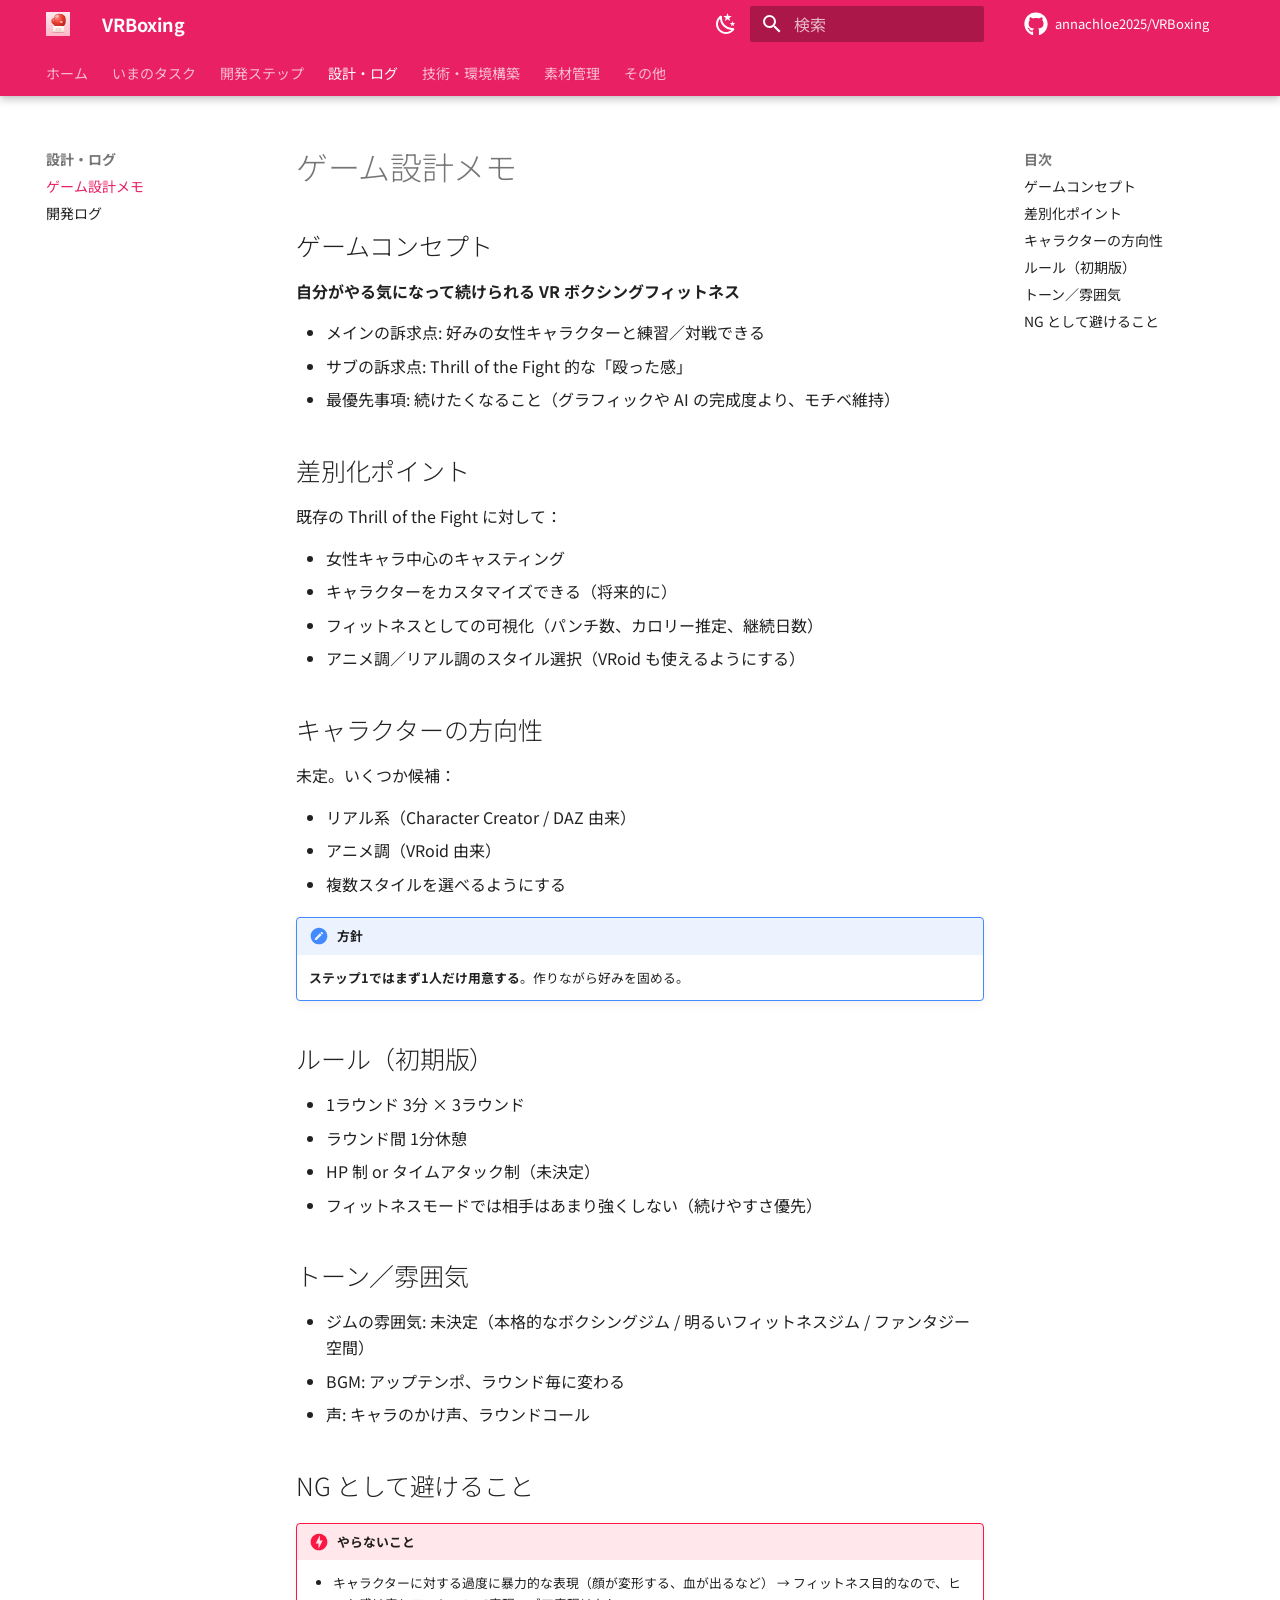
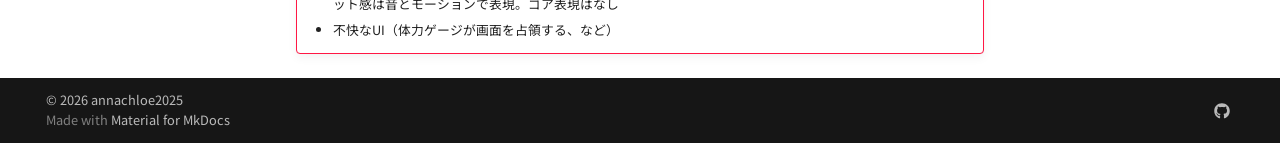
<file: design/notes/index.html>
<!doctype html>
<html lang="ja" class="no-js">
  <head>
    
      <meta charset="utf-8">
      <meta name="viewport" content="width=device-width,initial-scale=1">
      
        <meta name="description" content="Valve Index 向け VR ボクシング／フィットネスゲームの個人開発プロジェクト">
      
      
      
        <link rel="canonical" href="https://annachloe2025.github.io/VRBoxing/design/notes/">
      
      
        <link rel="prev" href="../../steps/step1/">
      
      
        <link rel="next" href="../dev-log/">
      
      
        
      
      
      <link rel="icon" href="../../assets/icons/favicon-32.png">
      <meta name="generator" content="mkdocs-1.6.1, mkdocs-material-9.7.6">
    
    
      
        <title>ゲーム設計メモ - VRBoxing</title>
      
    
    
      <link rel="stylesheet" href="../../assets/stylesheets/main.484c7ddc.min.css">
      
        
        <link rel="stylesheet" href="../../assets/stylesheets/palette.ab4e12ef.min.css">
      
      


    
    
      
    
    
      
        
        
        <link rel="preconnect" href="https://fonts.gstatic.com" crossorigin>
        <link rel="stylesheet" href="https://fonts.googleapis.com/css?family=Noto+Sans+JP:300,300i,400,400i,700,700i%7CJetBrains+Mono:400,400i,700,700i&display=fallback">
        <style>:root{--md-text-font:"Noto Sans JP";--md-code-font:"JetBrains Mono"}</style>
      
    
    
      <link rel="stylesheet" href="../../stylesheets/extra.css">
    
    <script>__md_scope=new URL("../..",location),__md_hash=e=>[...e].reduce(((e,_)=>(e<<5)-e+_.charCodeAt(0)),0),__md_get=(e,_=localStorage,t=__md_scope)=>JSON.parse(_.getItem(t.pathname+"."+e)),__md_set=(e,_,t=localStorage,a=__md_scope)=>{try{t.setItem(a.pathname+"."+e,JSON.stringify(_))}catch(e){}}</script>
    
      

    
    
  <link rel="apple-touch-icon" sizes="180x180" href="../../assets/icons/apple-touch-icon-180.png">
  <link rel="icon" type="image/svg+xml" href="../../assets/icons/boxing-glove.svg">
  <link rel="icon" type="image/png" sizes="192x192" href="../../assets/icons/favicon-192.png">
  <link rel="icon" type="image/png" sizes="512x512" href="../../assets/icons/favicon-512.png">

  </head>
  
  
    
    
      
    
    
    
    
    <body dir="ltr" data-md-color-scheme="default" data-md-color-primary="pink" data-md-color-accent="pink">
  
    
    <input class="md-toggle" data-md-toggle="drawer" type="checkbox" id="__drawer" autocomplete="off">
    <input class="md-toggle" data-md-toggle="search" type="checkbox" id="__search" autocomplete="off">
    <label class="md-overlay" for="__drawer"></label>
    <div data-md-component="skip">
      
        
        <a href="#_1" class="md-skip">
          コンテンツにスキップ
        </a>
      
    </div>
    <div data-md-component="announce">
      
    </div>
    
    
      

  

<header class="md-header md-header--shadow md-header--lifted" data-md-component="header">
  <nav class="md-header__inner md-grid" aria-label="ヘッダー">
    <a href="../.." title="VRBoxing" class="md-header__button md-logo" aria-label="VRBoxing" data-md-component="logo">
      
  <img src="../../assets/icons/boxing-glove.svg" alt="logo">

    </a>
    <label class="md-header__button md-icon" for="__drawer">
      
      <svg xmlns="http://www.w3.org/2000/svg" viewBox="0 0 24 24"><path d="M3 6h18v2H3zm0 5h18v2H3zm0 5h18v2H3z"/></svg>
    </label>
    <div class="md-header__title" data-md-component="header-title">
      <div class="md-header__ellipsis">
        <div class="md-header__topic">
          <span class="md-ellipsis">
            VRBoxing
          </span>
        </div>
        <div class="md-header__topic" data-md-component="header-topic">
          <span class="md-ellipsis">
            
              ゲーム設計メモ
            
          </span>
        </div>
      </div>
    </div>
    
      
        <form class="md-header__option" data-md-component="palette">
  
    
    
    
    <input class="md-option" data-md-color-media="(prefers-color-scheme: light)" data-md-color-scheme="default" data-md-color-primary="pink" data-md-color-accent="pink"  aria-label="ダークモードに切替"  type="radio" name="__palette" id="__palette_0">
    
      <label class="md-header__button md-icon" title="ダークモードに切替" for="__palette_1" hidden>
        <svg xmlns="http://www.w3.org/2000/svg" viewBox="0 0 24 24"><path d="m17.75 4.09-2.53 1.94.91 3.06-2.63-1.81-2.63 1.81.91-3.06-2.53-1.94L12.44 4l1.06-3 1.06 3zm3.5 6.91-1.64 1.25.59 1.98-1.7-1.17-1.7 1.17.59-1.98L15.75 11l2.06-.05L18.5 9l.69 1.95zm-2.28 4.95c.83-.08 1.72 1.1 1.19 1.85-.32.45-.66.87-1.08 1.27C15.17 23 8.84 23 4.94 19.07c-3.91-3.9-3.91-10.24 0-14.14.4-.4.82-.76 1.27-1.08.75-.53 1.93.36 1.85 1.19-.27 2.86.69 5.83 2.89 8.02a9.96 9.96 0 0 0 8.02 2.89m-1.64 2.02a12.08 12.08 0 0 1-7.8-3.47c-2.17-2.19-3.33-5-3.49-7.82-2.81 3.14-2.7 7.96.31 10.98 3.02 3.01 7.84 3.12 10.98.31"/></svg>
      </label>
    
  
    
    
    
    <input class="md-option" data-md-color-media="(prefers-color-scheme: dark)" data-md-color-scheme="slate" data-md-color-primary="pink" data-md-color-accent="pink"  aria-label="ライトモードに切替"  type="radio" name="__palette" id="__palette_1">
    
      <label class="md-header__button md-icon" title="ライトモードに切替" for="__palette_0" hidden>
        <svg xmlns="http://www.w3.org/2000/svg" viewBox="0 0 24 24"><path d="M12 7a5 5 0 0 1 5 5 5 5 0 0 1-5 5 5 5 0 0 1-5-5 5 5 0 0 1 5-5m0 2a3 3 0 0 0-3 3 3 3 0 0 0 3 3 3 3 0 0 0 3-3 3 3 0 0 0-3-3m0-7 2.39 3.42C13.65 5.15 12.84 5 12 5s-1.65.15-2.39.42zM3.34 7l4.16-.35A7.2 7.2 0 0 0 5.94 8.5c-.44.74-.69 1.5-.83 2.29zm.02 10 1.76-3.77a7.131 7.131 0 0 0 2.38 4.14zM20.65 7l-1.77 3.79a7.02 7.02 0 0 0-2.38-4.15zm-.01 10-4.14.36c.59-.51 1.12-1.14 1.54-1.86.42-.73.69-1.5.83-2.29zM12 22l-2.41-3.44c.74.27 1.55.44 2.41.44.82 0 1.63-.17 2.37-.44z"/></svg>
      </label>
    
  
</form>
      
    
    
      <script>var palette=__md_get("__palette");if(palette&&palette.color){if("(prefers-color-scheme)"===palette.color.media){var media=matchMedia("(prefers-color-scheme: light)"),input=document.querySelector(media.matches?"[data-md-color-media='(prefers-color-scheme: light)']":"[data-md-color-media='(prefers-color-scheme: dark)']");palette.color.media=input.getAttribute("data-md-color-media"),palette.color.scheme=input.getAttribute("data-md-color-scheme"),palette.color.primary=input.getAttribute("data-md-color-primary"),palette.color.accent=input.getAttribute("data-md-color-accent")}for(var[key,value]of Object.entries(palette.color))document.body.setAttribute("data-md-color-"+key,value)}</script>
    
    
    
      
      
        <label class="md-header__button md-icon" for="__search">
          
          <svg xmlns="http://www.w3.org/2000/svg" viewBox="0 0 24 24"><path d="M9.5 3A6.5 6.5 0 0 1 16 9.5c0 1.61-.59 3.09-1.56 4.23l.27.27h.79l5 5-1.5 1.5-5-5v-.79l-.27-.27A6.52 6.52 0 0 1 9.5 16 6.5 6.5 0 0 1 3 9.5 6.5 6.5 0 0 1 9.5 3m0 2C7 5 5 7 5 9.5S7 14 9.5 14 14 12 14 9.5 12 5 9.5 5"/></svg>
        </label>
        <div class="md-search" data-md-component="search" role="dialog">
  <label class="md-search__overlay" for="__search"></label>
  <div class="md-search__inner" role="search">
    <form class="md-search__form" name="search">
      <input type="text" class="md-search__input" name="query" aria-label="検索" placeholder="検索" autocapitalize="off" autocorrect="off" autocomplete="off" spellcheck="false" data-md-component="search-query" required>
      <label class="md-search__icon md-icon" for="__search">
        
        <svg xmlns="http://www.w3.org/2000/svg" viewBox="0 0 24 24"><path d="M9.5 3A6.5 6.5 0 0 1 16 9.5c0 1.61-.59 3.09-1.56 4.23l.27.27h.79l5 5-1.5 1.5-5-5v-.79l-.27-.27A6.52 6.52 0 0 1 9.5 16 6.5 6.5 0 0 1 3 9.5 6.5 6.5 0 0 1 9.5 3m0 2C7 5 5 7 5 9.5S7 14 9.5 14 14 12 14 9.5 12 5 9.5 5"/></svg>
        
        <svg xmlns="http://www.w3.org/2000/svg" viewBox="0 0 24 24"><path d="M20 11v2H8l5.5 5.5-1.42 1.42L4.16 12l7.92-7.92L13.5 5.5 8 11z"/></svg>
      </label>
      <nav class="md-search__options" aria-label="検索">
        
          <a href="javascript:void(0)" class="md-search__icon md-icon" title="共有" aria-label="共有" data-clipboard data-clipboard-text="" data-md-component="search-share" tabindex="-1">
            
            <svg xmlns="http://www.w3.org/2000/svg" viewBox="0 0 24 24"><path d="M18 16.08c-.76 0-1.44.3-1.96.77L8.91 12.7c.05-.23.09-.46.09-.7s-.04-.47-.09-.7l7.05-4.11c.54.5 1.25.81 2.04.81a3 3 0 0 0 3-3 3 3 0 0 0-3-3 3 3 0 0 0-3 3c0 .24.04.47.09.7L8.04 9.81C7.5 9.31 6.79 9 6 9a3 3 0 0 0-3 3 3 3 0 0 0 3 3c.79 0 1.5-.31 2.04-.81l7.12 4.15c-.05.21-.08.43-.08.66 0 1.61 1.31 2.91 2.92 2.91s2.92-1.3 2.92-2.91A2.92 2.92 0 0 0 18 16.08"/></svg>
          </a>
        
        <button type="reset" class="md-search__icon md-icon" title="クリア" aria-label="クリア" tabindex="-1">
          
          <svg xmlns="http://www.w3.org/2000/svg" viewBox="0 0 24 24"><path d="M19 6.41 17.59 5 12 10.59 6.41 5 5 6.41 10.59 12 5 17.59 6.41 19 12 13.41 17.59 19 19 17.59 13.41 12z"/></svg>
        </button>
      </nav>
      
        <div class="md-search__suggest" data-md-component="search-suggest"></div>
      
    </form>
    <div class="md-search__output">
      <div class="md-search__scrollwrap" tabindex="0" data-md-scrollfix>
        <div class="md-search-result" data-md-component="search-result">
          <div class="md-search-result__meta">
            検索を初期化
          </div>
          <ol class="md-search-result__list" role="presentation"></ol>
        </div>
      </div>
    </div>
  </div>
</div>
      
    
    
      <div class="md-header__source">
        <a href="https://github.com/annachloe2025/VRBoxing" title="リポジトリへ" class="md-source" data-md-component="source">
  <div class="md-source__icon md-icon">
    
    <svg xmlns="http://www.w3.org/2000/svg" viewBox="0 0 512 512"><!--! Font Awesome Free 7.1.0 by @fontawesome - https://fontawesome.com License - https://fontawesome.com/license/free (Icons: CC BY 4.0, Fonts: SIL OFL 1.1, Code: MIT License) Copyright 2025 Fonticons, Inc.--><path d="M173.9 397.4c0 2-2.3 3.6-5.2 3.6-3.3.3-5.6-1.3-5.6-3.6 0-2 2.3-3.6 5.2-3.6 3-.3 5.6 1.3 5.6 3.6m-31.1-4.5c-.7 2 1.3 4.3 4.3 4.9 2.6 1 5.6 0 6.2-2s-1.3-4.3-4.3-5.2c-2.6-.7-5.5.3-6.2 2.3m44.2-1.7c-2.9.7-4.9 2.6-4.6 4.9.3 2 2.9 3.3 5.9 2.6 2.9-.7 4.9-2.6 4.6-4.6-.3-1.9-3-3.2-5.9-2.9M252.8 8C114.1 8 8 113.3 8 252c0 110.9 69.8 205.8 169.5 239.2 12.8 2.3 17.3-5.6 17.3-12.1 0-6.2-.3-40.4-.3-61.4 0 0-70 15-84.7-29.8 0 0-11.4-29.1-27.8-36.6 0 0-22.9-15.7 1.6-15.4 0 0 24.9 2 38.6 25.8 21.9 38.6 58.6 27.5 72.9 20.9 2.3-16 8.8-27.1 16-33.7-55.9-6.2-112.3-14.3-112.3-110.5 0-27.5 7.6-41.3 23.6-58.9-2.6-6.5-11.1-33.3 2.6-67.9 20.9-6.5 69 27 69 27 20-5.6 41.5-8.5 62.8-8.5s42.8 2.9 62.8 8.5c0 0 48.1-33.6 69-27 13.7 34.7 5.2 61.4 2.6 67.9 16 17.7 25.8 31.5 25.8 58.9 0 96.5-58.9 104.2-114.8 110.5 9.2 7.9 17 22.9 17 46.4 0 33.7-.3 75.4-.3 83.6 0 6.5 4.6 14.4 17.3 12.1C436.2 457.8 504 362.9 504 252 504 113.3 391.5 8 252.8 8M105.2 352.9c-1.3 1-1 3.3.7 5.2 1.6 1.6 3.9 2.3 5.2 1 1.3-1 1-3.3-.7-5.2-1.6-1.6-3.9-2.3-5.2-1m-10.8-8.1c-.7 1.3.3 2.9 2.3 3.9 1.6 1 3.6.7 4.3-.7.7-1.3-.3-2.9-2.3-3.9-2-.6-3.6-.3-4.3.7m32.4 35.6c-1.6 1.3-1 4.3 1.3 6.2 2.3 2.3 5.2 2.6 6.5 1 1.3-1.3.7-4.3-1.3-6.2-2.2-2.3-5.2-2.6-6.5-1m-11.4-14.7c-1.6 1-1.6 3.6 0 5.9s4.3 3.3 5.6 2.3c1.6-1.3 1.6-3.9 0-6.2-1.4-2.3-4-3.3-5.6-2"/></svg>
  </div>
  <div class="md-source__repository">
    annachloe2025/VRBoxing
  </div>
</a>
      </div>
    
  </nav>
  
    
      
<nav class="md-tabs" aria-label="タブ" data-md-component="tabs">
  <div class="md-grid">
    <ul class="md-tabs__list">
      
        
  
  
  
  
    <li class="md-tabs__item">
      <a href="../.." class="md-tabs__link">
        
  
  
    
  
  ホーム

      </a>
    </li>
  

      
        
  
  
  
  
    <li class="md-tabs__item">
      <a href="../../tasks/" class="md-tabs__link">
        
  
  
    
  
  いまのタスク

      </a>
    </li>
  

      
        
  
  
  
  
    
    
      <li class="md-tabs__item">
        <a href="../../steps/step1/" class="md-tabs__link">
          
  
  
    
  
  開発ステップ

        </a>
      </li>
    
  

      
        
  
  
  
    
  
  
    
    
      <li class="md-tabs__item md-tabs__item--active">
        <a href="./" class="md-tabs__link">
          
  
  
    
  
  設計・ログ

        </a>
      </li>
    
  

      
        
  
  
  
  
    
    
      <li class="md-tabs__item">
        <a href="../../tech/unity/" class="md-tabs__link">
          
  
  
    
  
  技術・環境構築

        </a>
      </li>
    
  

      
        
  
  
  
  
    
    
      <li class="md-tabs__item">
        <a href="../../assets/overview/" class="md-tabs__link">
          
  
  
    
  
  素材管理

        </a>
      </li>
    
  

      
        
  
  
  
  
    
    
      <li class="md-tabs__item">
        <a href="../../misc/reference/" class="md-tabs__link">
          
  
  
    
  
  その他

        </a>
      </li>
    
  

      
    </ul>
  </div>
</nav>
    
  
</header>
    
    <div class="md-container" data-md-component="container">
      
      
        
      
      <main class="md-main" data-md-component="main">
        <div class="md-main__inner md-grid">
          
            
              
              <div class="md-sidebar md-sidebar--primary" data-md-component="sidebar" data-md-type="navigation" >
                <div class="md-sidebar__scrollwrap">
                  <div class="md-sidebar__inner">
                    


  


<nav class="md-nav md-nav--primary md-nav--lifted" aria-label="ナビゲーション" data-md-level="0">
  <label class="md-nav__title" for="__drawer">
    <a href="../.." title="VRBoxing" class="md-nav__button md-logo" aria-label="VRBoxing" data-md-component="logo">
      
  <img src="../../assets/icons/boxing-glove.svg" alt="logo">

    </a>
    VRBoxing
  </label>
  
    <div class="md-nav__source">
      <a href="https://github.com/annachloe2025/VRBoxing" title="リポジトリへ" class="md-source" data-md-component="source">
  <div class="md-source__icon md-icon">
    
    <svg xmlns="http://www.w3.org/2000/svg" viewBox="0 0 512 512"><!--! Font Awesome Free 7.1.0 by @fontawesome - https://fontawesome.com License - https://fontawesome.com/license/free (Icons: CC BY 4.0, Fonts: SIL OFL 1.1, Code: MIT License) Copyright 2025 Fonticons, Inc.--><path d="M173.9 397.4c0 2-2.3 3.6-5.2 3.6-3.3.3-5.6-1.3-5.6-3.6 0-2 2.3-3.6 5.2-3.6 3-.3 5.6 1.3 5.6 3.6m-31.1-4.5c-.7 2 1.3 4.3 4.3 4.9 2.6 1 5.6 0 6.2-2s-1.3-4.3-4.3-5.2c-2.6-.7-5.5.3-6.2 2.3m44.2-1.7c-2.9.7-4.9 2.6-4.6 4.9.3 2 2.9 3.3 5.9 2.6 2.9-.7 4.9-2.6 4.6-4.6-.3-1.9-3-3.2-5.9-2.9M252.8 8C114.1 8 8 113.3 8 252c0 110.9 69.8 205.8 169.5 239.2 12.8 2.3 17.3-5.6 17.3-12.1 0-6.2-.3-40.4-.3-61.4 0 0-70 15-84.7-29.8 0 0-11.4-29.1-27.8-36.6 0 0-22.9-15.7 1.6-15.4 0 0 24.9 2 38.6 25.8 21.9 38.6 58.6 27.5 72.9 20.9 2.3-16 8.8-27.1 16-33.7-55.9-6.2-112.3-14.3-112.3-110.5 0-27.5 7.6-41.3 23.6-58.9-2.6-6.5-11.1-33.3 2.6-67.9 20.9-6.5 69 27 69 27 20-5.6 41.5-8.5 62.8-8.5s42.8 2.9 62.8 8.5c0 0 48.1-33.6 69-27 13.7 34.7 5.2 61.4 2.6 67.9 16 17.7 25.8 31.5 25.8 58.9 0 96.5-58.9 104.2-114.8 110.5 9.2 7.9 17 22.9 17 46.4 0 33.7-.3 75.4-.3 83.6 0 6.5 4.6 14.4 17.3 12.1C436.2 457.8 504 362.9 504 252 504 113.3 391.5 8 252.8 8M105.2 352.9c-1.3 1-1 3.3.7 5.2 1.6 1.6 3.9 2.3 5.2 1 1.3-1 1-3.3-.7-5.2-1.6-1.6-3.9-2.3-5.2-1m-10.8-8.1c-.7 1.3.3 2.9 2.3 3.9 1.6 1 3.6.7 4.3-.7.7-1.3-.3-2.9-2.3-3.9-2-.6-3.6-.3-4.3.7m32.4 35.6c-1.6 1.3-1 4.3 1.3 6.2 2.3 2.3 5.2 2.6 6.5 1 1.3-1.3.7-4.3-1.3-6.2-2.2-2.3-5.2-2.6-6.5-1m-11.4-14.7c-1.6 1-1.6 3.6 0 5.9s4.3 3.3 5.6 2.3c1.6-1.3 1.6-3.9 0-6.2-1.4-2.3-4-3.3-5.6-2"/></svg>
  </div>
  <div class="md-source__repository">
    annachloe2025/VRBoxing
  </div>
</a>
    </div>
  
  <ul class="md-nav__list" data-md-scrollfix>
    
      
      
  
  
  
  
    <li class="md-nav__item">
      <a href="../.." class="md-nav__link">
        
  
  
  <span class="md-ellipsis">
    
  
    ホーム
  

    
  </span>
  
  

      </a>
    </li>
  

    
      
      
  
  
  
  
    <li class="md-nav__item">
      <a href="../../tasks/" class="md-nav__link">
        
  
  
  <span class="md-ellipsis">
    
  
    いまのタスク
  

    
  </span>
  
  

      </a>
    </li>
  

    
      
      
  
  
  
  
    
    
      
        
      
    
    
    
      
      
        
      
    
    
    <li class="md-nav__item md-nav__item--nested">
      
        
        
        <input class="md-nav__toggle md-toggle " type="checkbox" id="__nav_3" >
        
          
          <label class="md-nav__link" for="__nav_3" id="__nav_3_label" tabindex="0">
            
  
  
  <span class="md-ellipsis">
    
  
    開発ステップ
  

    
  </span>
  
  

            <span class="md-nav__icon md-icon"></span>
          </label>
        
        <nav class="md-nav" data-md-level="1" aria-labelledby="__nav_3_label" aria-expanded="false">
          <label class="md-nav__title" for="__nav_3">
            <span class="md-nav__icon md-icon"></span>
            
  
    開発ステップ
  

          </label>
          <ul class="md-nav__list" data-md-scrollfix>
            
              
                
  
  
  
  
    <li class="md-nav__item">
      <a href="../../steps/step1/" class="md-nav__link">
        
  
  
  <span class="md-ellipsis">
    
  
    ステップ1 殴れる女性キャラ
  

    
  </span>
  
  

      </a>
    </li>
  

              
            
          </ul>
        </nav>
      
    </li>
  

    
      
      
  
  
    
  
  
  
    
    
      
        
      
        
      
    
    
    
      
        
        
      
      
        
      
    
    
    <li class="md-nav__item md-nav__item--active md-nav__item--section md-nav__item--nested">
      
        
        
        <input class="md-nav__toggle md-toggle " type="checkbox" id="__nav_4" checked>
        
          
          <label class="md-nav__link" for="__nav_4" id="__nav_4_label" tabindex="">
            
  
  
  <span class="md-ellipsis">
    
  
    設計・ログ
  

    
  </span>
  
  

            <span class="md-nav__icon md-icon"></span>
          </label>
        
        <nav class="md-nav" data-md-level="1" aria-labelledby="__nav_4_label" aria-expanded="true">
          <label class="md-nav__title" for="__nav_4">
            <span class="md-nav__icon md-icon"></span>
            
  
    設計・ログ
  

          </label>
          <ul class="md-nav__list" data-md-scrollfix>
            
              
                
  
  
    
  
  
  
    <li class="md-nav__item md-nav__item--active">
      
      <input class="md-nav__toggle md-toggle" type="checkbox" id="__toc">
      
      
        
      
      
        <label class="md-nav__link md-nav__link--active" for="__toc">
          
  
  
  <span class="md-ellipsis">
    
  
    ゲーム設計メモ
  

    
  </span>
  
  

          <span class="md-nav__icon md-icon"></span>
        </label>
      
      <a href="./" class="md-nav__link md-nav__link--active">
        
  
  
  <span class="md-ellipsis">
    
  
    ゲーム設計メモ
  

    
  </span>
  
  

      </a>
      
        

<nav class="md-nav md-nav--secondary" aria-label="目次">
  
  
  
    
  
  
    <label class="md-nav__title" for="__toc">
      <span class="md-nav__icon md-icon"></span>
      目次
    </label>
    <ul class="md-nav__list" data-md-component="toc" data-md-scrollfix>
      
        <li class="md-nav__item">
  <a href="#_2" class="md-nav__link">
    <span class="md-ellipsis">
      
        ゲームコンセプト
      
    </span>
  </a>
  
</li>
      
        <li class="md-nav__item">
  <a href="#_3" class="md-nav__link">
    <span class="md-ellipsis">
      
        差別化ポイント
      
    </span>
  </a>
  
</li>
      
        <li class="md-nav__item">
  <a href="#_4" class="md-nav__link">
    <span class="md-ellipsis">
      
        キャラクターの方向性
      
    </span>
  </a>
  
</li>
      
        <li class="md-nav__item">
  <a href="#_5" class="md-nav__link">
    <span class="md-ellipsis">
      
        ルール（初期版）
      
    </span>
  </a>
  
</li>
      
        <li class="md-nav__item">
  <a href="#_6" class="md-nav__link">
    <span class="md-ellipsis">
      
        トーン／雰囲気
      
    </span>
  </a>
  
</li>
      
        <li class="md-nav__item">
  <a href="#ng" class="md-nav__link">
    <span class="md-ellipsis">
      
        NG として避けること
      
    </span>
  </a>
  
</li>
      
    </ul>
  
</nav>
      
    </li>
  

              
            
              
                
  
  
  
  
    <li class="md-nav__item">
      <a href="../dev-log/" class="md-nav__link">
        
  
  
  <span class="md-ellipsis">
    
  
    開発ログ
  

    
  </span>
  
  

      </a>
    </li>
  

              
            
          </ul>
        </nav>
      
    </li>
  

    
      
      
  
  
  
  
    
    
      
        
      
        
      
        
      
    
    
    
      
      
        
      
    
    
    <li class="md-nav__item md-nav__item--nested">
      
        
        
        <input class="md-nav__toggle md-toggle " type="checkbox" id="__nav_5" >
        
          
          <label class="md-nav__link" for="__nav_5" id="__nav_5_label" tabindex="0">
            
  
  
  <span class="md-ellipsis">
    
  
    技術・環境構築
  

    
  </span>
  
  

            <span class="md-nav__icon md-icon"></span>
          </label>
        
        <nav class="md-nav" data-md-level="1" aria-labelledby="__nav_5_label" aria-expanded="false">
          <label class="md-nav__title" for="__nav_5">
            <span class="md-nav__icon md-icon"></span>
            
  
    技術・環境構築
  

          </label>
          <ul class="md-nav__list" data-md-scrollfix>
            
              
                
  
  
  
  
    <li class="md-nav__item">
      <a href="../../tech/unity/" class="md-nav__link">
        
  
  
  <span class="md-ellipsis">
    
  
    Unity プロジェクト
  

    
  </span>
  
  

      </a>
    </li>
  

              
            
              
                
  
  
  
  
    <li class="md-nav__item">
      <a href="../../tech/github-setup/" class="md-nav__link">
        
  
  
  <span class="md-ellipsis">
    
  
    GitHub セットアップ
  

    
  </span>
  
  

      </a>
    </li>
  

              
            
              
                
  
  
  
  
    <li class="md-nav__item">
      <a href="../../tech/docs-site-guide/" class="md-nav__link">
        
  
  
  <span class="md-ellipsis">
    
  
    ドキュメントサイト運用
  

    
  </span>
  
  

      </a>
    </li>
  

              
            
          </ul>
        </nav>
      
    </li>
  

    
      
      
  
  
  
  
    
    
      
        
      
        
      
    
    
    
      
      
        
      
    
    
    <li class="md-nav__item md-nav__item--nested">
      
        
        
        <input class="md-nav__toggle md-toggle " type="checkbox" id="__nav_6" >
        
          
          <label class="md-nav__link" for="__nav_6" id="__nav_6_label" tabindex="0">
            
  
  
  <span class="md-ellipsis">
    
  
    素材管理
  

    
  </span>
  
  

            <span class="md-nav__icon md-icon"></span>
          </label>
        
        <nav class="md-nav" data-md-level="1" aria-labelledby="__nav_6_label" aria-expanded="false">
          <label class="md-nav__title" for="__nav_6">
            <span class="md-nav__icon md-icon"></span>
            
  
    素材管理
  

          </label>
          <ul class="md-nav__list" data-md-scrollfix>
            
              
                
  
  
  
  
    <li class="md-nav__item">
      <a href="../../assets/overview/" class="md-nav__link">
        
  
  
  <span class="md-ellipsis">
    
  
    素材全体ルール
  

    
  </span>
  
  

      </a>
    </li>
  

              
            
              
                
  
  
  
  
    <li class="md-nav__item">
      <a href="../../assets/characters/" class="md-nav__link">
        
  
  
  <span class="md-ellipsis">
    
  
    キャラクター素材
  

    
  </span>
  
  

      </a>
    </li>
  

              
            
          </ul>
        </nav>
      
    </li>
  

    
      
      
  
  
  
  
    
    
      
        
      
        
      
        
      
    
    
    
      
      
        
      
    
    
    <li class="md-nav__item md-nav__item--nested">
      
        
        
        <input class="md-nav__toggle md-toggle " type="checkbox" id="__nav_7" >
        
          
          <label class="md-nav__link" for="__nav_7" id="__nav_7_label" tabindex="0">
            
  
  
  <span class="md-ellipsis">
    
  
    その他
  

    
  </span>
  
  

            <span class="md-nav__icon md-icon"></span>
          </label>
        
        <nav class="md-nav" data-md-level="1" aria-labelledby="__nav_7_label" aria-expanded="false">
          <label class="md-nav__title" for="__nav_7">
            <span class="md-nav__icon md-icon"></span>
            
  
    その他
  

          </label>
          <ul class="md-nav__list" data-md-scrollfix>
            
              
                
  
  
  
  
    <li class="md-nav__item">
      <a href="../../misc/reference/" class="md-nav__link">
        
  
  
  <span class="md-ellipsis">
    
  
    参考資料
  

    
  </span>
  
  

      </a>
    </li>
  

              
            
              
                
  
  
  
  
    <li class="md-nav__item">
      <a href="../../misc/builds/" class="md-nav__link">
        
  
  
  <span class="md-ellipsis">
    
  
    ビルド
  

    
  </span>
  
  

      </a>
    </li>
  

              
            
              
                
  
  
  
  
    <li class="md-nav__item">
      <a href="../../misc/backups/" class="md-nav__link">
        
  
  
  <span class="md-ellipsis">
    
  
    バックアップ
  

    
  </span>
  
  

      </a>
    </li>
  

              
            
          </ul>
        </nav>
      
    </li>
  

    
  </ul>
</nav>
                  </div>
                </div>
              </div>
            
            
              
              <div class="md-sidebar md-sidebar--secondary" data-md-component="sidebar" data-md-type="toc" >
                <div class="md-sidebar__scrollwrap">
                  <div class="md-sidebar__inner">
                    

<nav class="md-nav md-nav--secondary" aria-label="目次">
  
  
  
    
  
  
    <label class="md-nav__title" for="__toc">
      <span class="md-nav__icon md-icon"></span>
      目次
    </label>
    <ul class="md-nav__list" data-md-component="toc" data-md-scrollfix>
      
        <li class="md-nav__item">
  <a href="#_2" class="md-nav__link">
    <span class="md-ellipsis">
      
        ゲームコンセプト
      
    </span>
  </a>
  
</li>
      
        <li class="md-nav__item">
  <a href="#_3" class="md-nav__link">
    <span class="md-ellipsis">
      
        差別化ポイント
      
    </span>
  </a>
  
</li>
      
        <li class="md-nav__item">
  <a href="#_4" class="md-nav__link">
    <span class="md-ellipsis">
      
        キャラクターの方向性
      
    </span>
  </a>
  
</li>
      
        <li class="md-nav__item">
  <a href="#_5" class="md-nav__link">
    <span class="md-ellipsis">
      
        ルール（初期版）
      
    </span>
  </a>
  
</li>
      
        <li class="md-nav__item">
  <a href="#_6" class="md-nav__link">
    <span class="md-ellipsis">
      
        トーン／雰囲気
      
    </span>
  </a>
  
</li>
      
        <li class="md-nav__item">
  <a href="#ng" class="md-nav__link">
    <span class="md-ellipsis">
      
        NG として避けること
      
    </span>
  </a>
  
</li>
      
    </ul>
  
</nav>
                  </div>
                </div>
              </div>
            
          
          
            <div class="md-content" data-md-component="content">
              
              <article class="md-content__inner md-typeset">
                
                  


  
  


<h1 id="_1">ゲーム設計メモ<a class="headerlink" href="#_1" title="Permanent link">&para;</a></h1>
<h2 id="_2">ゲームコンセプト<a class="headerlink" href="#_2" title="Permanent link">&para;</a></h2>
<p><strong>自分がやる気になって続けられる VR ボクシングフィットネス</strong></p>
<ul>
<li>メインの訴求点: 好みの女性キャラクターと練習／対戦できる</li>
<li>サブの訴求点: Thrill of the Fight 的な「殴った感」</li>
<li>最優先事項: 続けたくなること（グラフィックや AI の完成度より、モチベ維持）</li>
</ul>
<h2 id="_3">差別化ポイント<a class="headerlink" href="#_3" title="Permanent link">&para;</a></h2>
<p>既存の Thrill of the Fight に対して：</p>
<ul>
<li>女性キャラ中心のキャスティング</li>
<li>キャラクターをカスタマイズできる（将来的に）</li>
<li>フィットネスとしての可視化（パンチ数、カロリー推定、継続日数）</li>
<li>アニメ調／リアル調のスタイル選択（VRoid も使えるようにする）</li>
</ul>
<h2 id="_4">キャラクターの方向性<a class="headerlink" href="#_4" title="Permanent link">&para;</a></h2>
<p>未定。いくつか候補：</p>
<ul>
<li>リアル系（Character Creator / DAZ 由来）</li>
<li>アニメ調（VRoid 由来）</li>
<li>複数スタイルを選べるようにする</li>
</ul>
<div class="admonition note">
<p class="admonition-title">方針</p>
<p><strong>ステップ1ではまず1人だけ用意する</strong>。作りながら好みを固める。</p>
</div>
<h2 id="_5">ルール（初期版）<a class="headerlink" href="#_5" title="Permanent link">&para;</a></h2>
<ul>
<li>1ラウンド 3分 × 3ラウンド</li>
<li>ラウンド間 1分休憩</li>
<li>HP 制 or タイムアタック制（未決定）</li>
<li>フィットネスモードでは相手はあまり強くしない（続けやすさ優先）</li>
</ul>
<h2 id="_6">トーン／雰囲気<a class="headerlink" href="#_6" title="Permanent link">&para;</a></h2>
<ul>
<li>ジムの雰囲気: 未決定（本格的なボクシングジム / 明るいフィットネスジム / ファンタジー空間）</li>
<li>BGM: アップテンポ、ラウンド毎に変わる</li>
<li>声: キャラのかけ声、ラウンドコール</li>
</ul>
<h2 id="ng">NG として避けること<a class="headerlink" href="#ng" title="Permanent link">&para;</a></h2>
<div class="admonition danger">
<p class="admonition-title">やらないこと</p>
<ul>
<li>キャラクターに対する過度に暴力的な表現（顔が変形する、血が出るなど）
    → フィットネス目的なので、ヒット感は音とモーションで表現。ゴア表現はなし</li>
<li>不快なUI（体力ゲージが画面を占領する、など）</li>
</ul>
</div>












                
              </article>
            </div>
          
          
  <script>var tabs=__md_get("__tabs");if(Array.isArray(tabs))e:for(var set of document.querySelectorAll(".tabbed-set")){var labels=set.querySelector(".tabbed-labels");for(var tab of tabs)for(var label of labels.getElementsByTagName("label"))if(label.innerText.trim()===tab){var input=document.getElementById(label.htmlFor);input.checked=!0;continue e}}</script>

<script>var target=document.getElementById(location.hash.slice(1));target&&target.name&&(target.checked=target.name.startsWith("__tabbed_"))</script>
        </div>
        
          <button type="button" class="md-top md-icon" data-md-component="top" hidden>
  
  <svg xmlns="http://www.w3.org/2000/svg" viewBox="0 0 24 24"><path d="M13 20h-2V8l-5.5 5.5-1.42-1.42L12 4.16l7.92 7.92-1.42 1.42L13 8z"/></svg>
  ページトップへ戻る
</button>
        
      </main>
      
        <footer class="md-footer">
  
  <div class="md-footer-meta md-typeset">
    <div class="md-footer-meta__inner md-grid">
      <div class="md-copyright">
  
    <div class="md-copyright__highlight">
      &copy; 2026 annachloe2025
    </div>
  
  
    Made with
    <a href="https://squidfunk.github.io/mkdocs-material/" target="_blank" rel="noopener">
      Material for MkDocs
    </a>
  
</div>
      
        
<div class="md-social">
  
    
    
    
    
      
      
    
    <a href="https://github.com/annachloe2025/VRBoxing" target="_blank" rel="noopener" title="github.com" class="md-social__link">
      <svg xmlns="http://www.w3.org/2000/svg" viewBox="0 0 512 512"><!--! Font Awesome Free 7.1.0 by @fontawesome - https://fontawesome.com License - https://fontawesome.com/license/free (Icons: CC BY 4.0, Fonts: SIL OFL 1.1, Code: MIT License) Copyright 2025 Fonticons, Inc.--><path d="M173.9 397.4c0 2-2.3 3.6-5.2 3.6-3.3.3-5.6-1.3-5.6-3.6 0-2 2.3-3.6 5.2-3.6 3-.3 5.6 1.3 5.6 3.6m-31.1-4.5c-.7 2 1.3 4.3 4.3 4.9 2.6 1 5.6 0 6.2-2s-1.3-4.3-4.3-5.2c-2.6-.7-5.5.3-6.2 2.3m44.2-1.7c-2.9.7-4.9 2.6-4.6 4.9.3 2 2.9 3.3 5.9 2.6 2.9-.7 4.9-2.6 4.6-4.6-.3-1.9-3-3.2-5.9-2.9M252.8 8C114.1 8 8 113.3 8 252c0 110.9 69.8 205.8 169.5 239.2 12.8 2.3 17.3-5.6 17.3-12.1 0-6.2-.3-40.4-.3-61.4 0 0-70 15-84.7-29.8 0 0-11.4-29.1-27.8-36.6 0 0-22.9-15.7 1.6-15.4 0 0 24.9 2 38.6 25.8 21.9 38.6 58.6 27.5 72.9 20.9 2.3-16 8.8-27.1 16-33.7-55.9-6.2-112.3-14.3-112.3-110.5 0-27.5 7.6-41.3 23.6-58.9-2.6-6.5-11.1-33.3 2.6-67.9 20.9-6.5 69 27 69 27 20-5.6 41.5-8.5 62.8-8.5s42.8 2.9 62.8 8.5c0 0 48.1-33.6 69-27 13.7 34.7 5.2 61.4 2.6 67.9 16 17.7 25.8 31.5 25.8 58.9 0 96.5-58.9 104.2-114.8 110.5 9.2 7.9 17 22.9 17 46.4 0 33.7-.3 75.4-.3 83.6 0 6.5 4.6 14.4 17.3 12.1C436.2 457.8 504 362.9 504 252 504 113.3 391.5 8 252.8 8M105.2 352.9c-1.3 1-1 3.3.7 5.2 1.6 1.6 3.9 2.3 5.2 1 1.3-1 1-3.3-.7-5.2-1.6-1.6-3.9-2.3-5.2-1m-10.8-8.1c-.7 1.3.3 2.9 2.3 3.9 1.6 1 3.6.7 4.3-.7.7-1.3-.3-2.9-2.3-3.9-2-.6-3.6-.3-4.3.7m32.4 35.6c-1.6 1.3-1 4.3 1.3 6.2 2.3 2.3 5.2 2.6 6.5 1 1.3-1.3.7-4.3-1.3-6.2-2.2-2.3-5.2-2.6-6.5-1m-11.4-14.7c-1.6 1-1.6 3.6 0 5.9s4.3 3.3 5.6 2.3c1.6-1.3 1.6-3.9 0-6.2-1.4-2.3-4-3.3-5.6-2"/></svg>
    </a>
  
</div>
      
    </div>
  </div>
</footer>
      
    </div>
    <div class="md-dialog" data-md-component="dialog">
      <div class="md-dialog__inner md-typeset"></div>
    </div>
    
    
    
      
      
      <script id="__config" type="application/json">{"annotate": null, "base": "../..", "features": ["navigation.tabs", "navigation.tabs.sticky", "navigation.sections", "navigation.top", "navigation.tracking", "navigation.indexes", "toc.follow", "search.suggest", "search.highlight", "search.share", "content.code.copy", "content.tabs.link"], "search": "../../assets/javascripts/workers/search.2c215733.min.js", "tags": null, "translations": {"clipboard.copied": "\u30b3\u30d4\u30fc\u3057\u307e\u3057\u305f", "clipboard.copy": "\u30af\u30ea\u30c3\u30d7\u30dc\u30fc\u30c9\u3078\u30b3\u30d4\u30fc", "search.result.more.one": "\u3053\u306e\u30da\u30fc\u30b8\u5185\u306b\u3082\u30461\u4ef6\u898b\u3064\u304b\u308a\u307e\u3057\u305f", "search.result.more.other": "\u3053\u306e\u30da\u30fc\u30b8\u5185\u306b\u3042\u3068#\u4ef6\u898b\u3064\u304b\u308a\u307e\u3057\u305f", "search.result.none": "\u4f55\u3082\u898b\u3064\u304b\u308a\u307e\u305b\u3093\u3067\u3057\u305f", "search.result.one": "1\u4ef6\u898b\u3064\u304b\u308a\u307e\u3057\u305f", "search.result.other": "#\u4ef6\u898b\u3064\u304b\u308a\u307e\u3057\u305f", "search.result.placeholder": "\u691c\u7d22\u30ad\u30fc\u30ef\u30fc\u30c9\u3092\u5165\u529b\u3057\u3066\u304f\u3060\u3055\u3044", "search.result.term.missing": "\u691c\u7d22\u306b\u542b\u307e\u308c\u306a\u3044", "select.version": "\u30d0\u30fc\u30b8\u30e7\u30f3\u5207\u308a\u66ff\u3048"}, "version": null}</script>
    
    
      <script src="../../assets/javascripts/bundle.79ae519e.min.js"></script>
      
    
  </body>
</html>
</file>
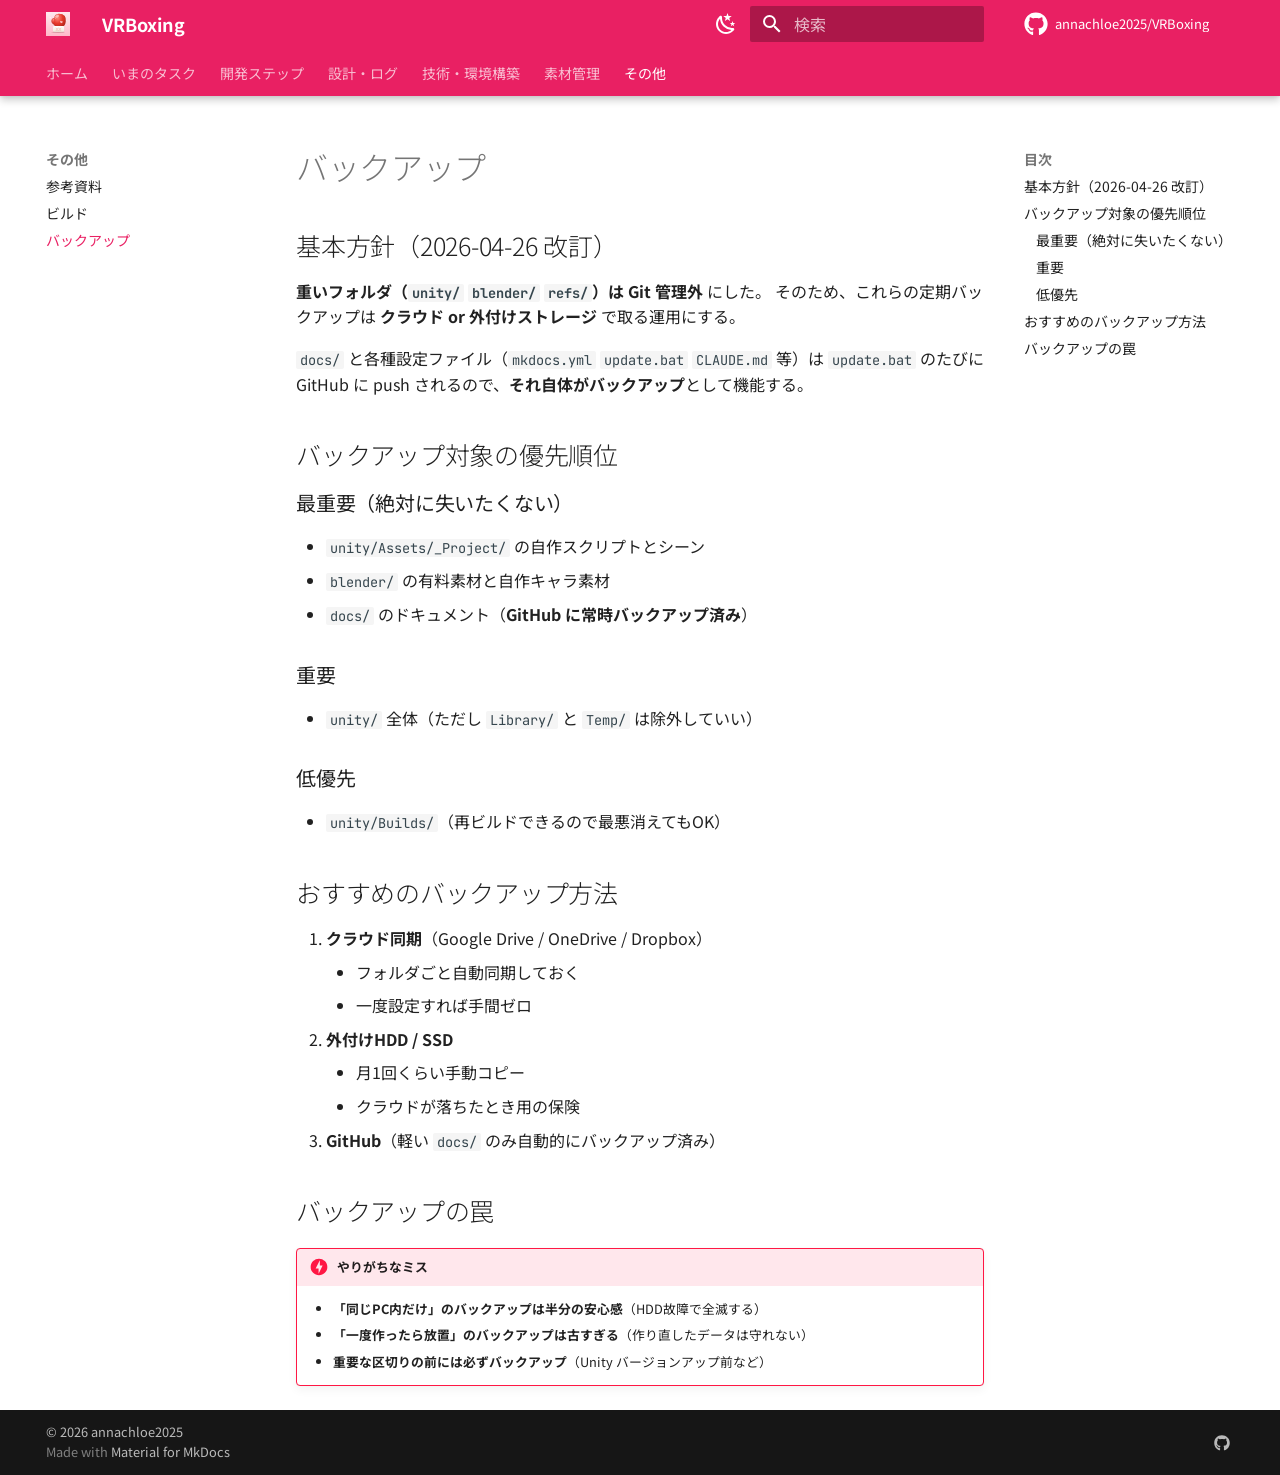
<file: misc/backups/index.html>
<!doctype html>
<html lang="ja" class="no-js">
  <head>
    
      <meta charset="utf-8">
      <meta name="viewport" content="width=device-width,initial-scale=1">
      
        <meta name="description" content="Valve Index 向け VR ボクシング／フィットネスゲームの個人開発プロジェクト">
      
      
      
        <link rel="canonical" href="https://annachloe2025.github.io/VRBoxing/misc/backups/">
      
      
        <link rel="prev" href="../builds/">
      
      
      
        
      
      
      <link rel="icon" href="../../assets/icons/favicon-32.png">
      <meta name="generator" content="mkdocs-1.6.1, mkdocs-material-9.7.6">
    
    
      
        <title>バックアップ - VRBoxing</title>
      
    
    
      <link rel="stylesheet" href="../../assets/stylesheets/main.484c7ddc.min.css">
      
        
        <link rel="stylesheet" href="../../assets/stylesheets/palette.ab4e12ef.min.css">
      
      


    
    
      
    
    
      
        
        
        <link rel="preconnect" href="https://fonts.gstatic.com" crossorigin>
        <link rel="stylesheet" href="https://fonts.googleapis.com/css?family=Noto+Sans+JP:300,300i,400,400i,700,700i%7CJetBrains+Mono:400,400i,700,700i&display=fallback">
        <style>:root{--md-text-font:"Noto Sans JP";--md-code-font:"JetBrains Mono"}</style>
      
    
    
      <link rel="stylesheet" href="../../stylesheets/extra.css">
    
    <script>__md_scope=new URL("../..",location),__md_hash=e=>[...e].reduce(((e,_)=>(e<<5)-e+_.charCodeAt(0)),0),__md_get=(e,_=localStorage,t=__md_scope)=>JSON.parse(_.getItem(t.pathname+"."+e)),__md_set=(e,_,t=localStorage,a=__md_scope)=>{try{t.setItem(a.pathname+"."+e,JSON.stringify(_))}catch(e){}}</script>
    
      

    
    
  <link rel="apple-touch-icon" sizes="180x180" href="../../assets/icons/apple-touch-icon-180.png">
  <link rel="icon" type="image/svg+xml" href="../../assets/icons/boxing-glove.svg">
  <link rel="icon" type="image/png" sizes="192x192" href="../../assets/icons/favicon-192.png">
  <link rel="icon" type="image/png" sizes="512x512" href="../../assets/icons/favicon-512.png">

  </head>
  
  
    
    
      
    
    
    
    
    <body dir="ltr" data-md-color-scheme="default" data-md-color-primary="pink" data-md-color-accent="pink">
  
    
    <input class="md-toggle" data-md-toggle="drawer" type="checkbox" id="__drawer" autocomplete="off">
    <input class="md-toggle" data-md-toggle="search" type="checkbox" id="__search" autocomplete="off">
    <label class="md-overlay" for="__drawer"></label>
    <div data-md-component="skip">
      
        
        <a href="#_1" class="md-skip">
          コンテンツにスキップ
        </a>
      
    </div>
    <div data-md-component="announce">
      
    </div>
    
    
      

  

<header class="md-header md-header--shadow md-header--lifted" data-md-component="header">
  <nav class="md-header__inner md-grid" aria-label="ヘッダー">
    <a href="../.." title="VRBoxing" class="md-header__button md-logo" aria-label="VRBoxing" data-md-component="logo">
      
  <img src="../../assets/icons/boxing-glove.svg" alt="logo">

    </a>
    <label class="md-header__button md-icon" for="__drawer">
      
      <svg xmlns="http://www.w3.org/2000/svg" viewBox="0 0 24 24"><path d="M3 6h18v2H3zm0 5h18v2H3zm0 5h18v2H3z"/></svg>
    </label>
    <div class="md-header__title" data-md-component="header-title">
      <div class="md-header__ellipsis">
        <div class="md-header__topic">
          <span class="md-ellipsis">
            VRBoxing
          </span>
        </div>
        <div class="md-header__topic" data-md-component="header-topic">
          <span class="md-ellipsis">
            
              バックアップ
            
          </span>
        </div>
      </div>
    </div>
    
      
        <form class="md-header__option" data-md-component="palette">
  
    
    
    
    <input class="md-option" data-md-color-media="(prefers-color-scheme: light)" data-md-color-scheme="default" data-md-color-primary="pink" data-md-color-accent="pink"  aria-label="ダークモードに切替"  type="radio" name="__palette" id="__palette_0">
    
      <label class="md-header__button md-icon" title="ダークモードに切替" for="__palette_1" hidden>
        <svg xmlns="http://www.w3.org/2000/svg" viewBox="0 0 24 24"><path d="m17.75 4.09-2.53 1.94.91 3.06-2.63-1.81-2.63 1.81.91-3.06-2.53-1.94L12.44 4l1.06-3 1.06 3zm3.5 6.91-1.64 1.25.59 1.98-1.7-1.17-1.7 1.17.59-1.98L15.75 11l2.06-.05L18.5 9l.69 1.95zm-2.28 4.95c.83-.08 1.72 1.1 1.19 1.85-.32.45-.66.87-1.08 1.27C15.17 23 8.84 23 4.94 19.07c-3.91-3.9-3.91-10.24 0-14.14.4-.4.82-.76 1.27-1.08.75-.53 1.93.36 1.85 1.19-.27 2.86.69 5.83 2.89 8.02a9.96 9.96 0 0 0 8.02 2.89m-1.64 2.02a12.08 12.08 0 0 1-7.8-3.47c-2.17-2.19-3.33-5-3.49-7.82-2.81 3.14-2.7 7.96.31 10.98 3.02 3.01 7.84 3.12 10.98.31"/></svg>
      </label>
    
  
    
    
    
    <input class="md-option" data-md-color-media="(prefers-color-scheme: dark)" data-md-color-scheme="slate" data-md-color-primary="pink" data-md-color-accent="pink"  aria-label="ライトモードに切替"  type="radio" name="__palette" id="__palette_1">
    
      <label class="md-header__button md-icon" title="ライトモードに切替" for="__palette_0" hidden>
        <svg xmlns="http://www.w3.org/2000/svg" viewBox="0 0 24 24"><path d="M12 7a5 5 0 0 1 5 5 5 5 0 0 1-5 5 5 5 0 0 1-5-5 5 5 0 0 1 5-5m0 2a3 3 0 0 0-3 3 3 3 0 0 0 3 3 3 3 0 0 0 3-3 3 3 0 0 0-3-3m0-7 2.39 3.42C13.65 5.15 12.84 5 12 5s-1.65.15-2.39.42zM3.34 7l4.16-.35A7.2 7.2 0 0 0 5.94 8.5c-.44.74-.69 1.5-.83 2.29zm.02 10 1.76-3.77a7.131 7.131 0 0 0 2.38 4.14zM20.65 7l-1.77 3.79a7.02 7.02 0 0 0-2.38-4.15zm-.01 10-4.14.36c.59-.51 1.12-1.14 1.54-1.86.42-.73.69-1.5.83-2.29zM12 22l-2.41-3.44c.74.27 1.55.44 2.41.44.82 0 1.63-.17 2.37-.44z"/></svg>
      </label>
    
  
</form>
      
    
    
      <script>var palette=__md_get("__palette");if(palette&&palette.color){if("(prefers-color-scheme)"===palette.color.media){var media=matchMedia("(prefers-color-scheme: light)"),input=document.querySelector(media.matches?"[data-md-color-media='(prefers-color-scheme: light)']":"[data-md-color-media='(prefers-color-scheme: dark)']");palette.color.media=input.getAttribute("data-md-color-media"),palette.color.scheme=input.getAttribute("data-md-color-scheme"),palette.color.primary=input.getAttribute("data-md-color-primary"),palette.color.accent=input.getAttribute("data-md-color-accent")}for(var[key,value]of Object.entries(palette.color))document.body.setAttribute("data-md-color-"+key,value)}</script>
    
    
    
      
      
        <label class="md-header__button md-icon" for="__search">
          
          <svg xmlns="http://www.w3.org/2000/svg" viewBox="0 0 24 24"><path d="M9.5 3A6.5 6.5 0 0 1 16 9.5c0 1.61-.59 3.09-1.56 4.23l.27.27h.79l5 5-1.5 1.5-5-5v-.79l-.27-.27A6.52 6.52 0 0 1 9.5 16 6.5 6.5 0 0 1 3 9.5 6.5 6.5 0 0 1 9.5 3m0 2C7 5 5 7 5 9.5S7 14 9.5 14 14 12 14 9.5 12 5 9.5 5"/></svg>
        </label>
        <div class="md-search" data-md-component="search" role="dialog">
  <label class="md-search__overlay" for="__search"></label>
  <div class="md-search__inner" role="search">
    <form class="md-search__form" name="search">
      <input type="text" class="md-search__input" name="query" aria-label="検索" placeholder="検索" autocapitalize="off" autocorrect="off" autocomplete="off" spellcheck="false" data-md-component="search-query" required>
      <label class="md-search__icon md-icon" for="__search">
        
        <svg xmlns="http://www.w3.org/2000/svg" viewBox="0 0 24 24"><path d="M9.5 3A6.5 6.5 0 0 1 16 9.5c0 1.61-.59 3.09-1.56 4.23l.27.27h.79l5 5-1.5 1.5-5-5v-.79l-.27-.27A6.52 6.52 0 0 1 9.5 16 6.5 6.5 0 0 1 3 9.5 6.5 6.5 0 0 1 9.5 3m0 2C7 5 5 7 5 9.5S7 14 9.5 14 14 12 14 9.5 12 5 9.5 5"/></svg>
        
        <svg xmlns="http://www.w3.org/2000/svg" viewBox="0 0 24 24"><path d="M20 11v2H8l5.5 5.5-1.42 1.42L4.16 12l7.92-7.92L13.5 5.5 8 11z"/></svg>
      </label>
      <nav class="md-search__options" aria-label="検索">
        
          <a href="javascript:void(0)" class="md-search__icon md-icon" title="共有" aria-label="共有" data-clipboard data-clipboard-text="" data-md-component="search-share" tabindex="-1">
            
            <svg xmlns="http://www.w3.org/2000/svg" viewBox="0 0 24 24"><path d="M18 16.08c-.76 0-1.44.3-1.96.77L8.91 12.7c.05-.23.09-.46.09-.7s-.04-.47-.09-.7l7.05-4.11c.54.5 1.25.81 2.04.81a3 3 0 0 0 3-3 3 3 0 0 0-3-3 3 3 0 0 0-3 3c0 .24.04.47.09.7L8.04 9.81C7.5 9.31 6.79 9 6 9a3 3 0 0 0-3 3 3 3 0 0 0 3 3c.79 0 1.5-.31 2.04-.81l7.12 4.15c-.05.21-.08.43-.08.66 0 1.61 1.31 2.91 2.92 2.91s2.92-1.3 2.92-2.91A2.92 2.92 0 0 0 18 16.08"/></svg>
          </a>
        
        <button type="reset" class="md-search__icon md-icon" title="クリア" aria-label="クリア" tabindex="-1">
          
          <svg xmlns="http://www.w3.org/2000/svg" viewBox="0 0 24 24"><path d="M19 6.41 17.59 5 12 10.59 6.41 5 5 6.41 10.59 12 5 17.59 6.41 19 12 13.41 17.59 19 19 17.59 13.41 12z"/></svg>
        </button>
      </nav>
      
        <div class="md-search__suggest" data-md-component="search-suggest"></div>
      
    </form>
    <div class="md-search__output">
      <div class="md-search__scrollwrap" tabindex="0" data-md-scrollfix>
        <div class="md-search-result" data-md-component="search-result">
          <div class="md-search-result__meta">
            検索を初期化
          </div>
          <ol class="md-search-result__list" role="presentation"></ol>
        </div>
      </div>
    </div>
  </div>
</div>
      
    
    
      <div class="md-header__source">
        <a href="https://github.com/annachloe2025/VRBoxing" title="リポジトリへ" class="md-source" data-md-component="source">
  <div class="md-source__icon md-icon">
    
    <svg xmlns="http://www.w3.org/2000/svg" viewBox="0 0 512 512"><!--! Font Awesome Free 7.1.0 by @fontawesome - https://fontawesome.com License - https://fontawesome.com/license/free (Icons: CC BY 4.0, Fonts: SIL OFL 1.1, Code: MIT License) Copyright 2025 Fonticons, Inc.--><path d="M173.9 397.4c0 2-2.3 3.6-5.2 3.6-3.3.3-5.6-1.3-5.6-3.6 0-2 2.3-3.6 5.2-3.6 3-.3 5.6 1.3 5.6 3.6m-31.1-4.5c-.7 2 1.3 4.3 4.3 4.9 2.6 1 5.6 0 6.2-2s-1.3-4.3-4.3-5.2c-2.6-.7-5.5.3-6.2 2.3m44.2-1.7c-2.9.7-4.9 2.6-4.6 4.9.3 2 2.9 3.3 5.9 2.6 2.9-.7 4.9-2.6 4.6-4.6-.3-1.9-3-3.2-5.9-2.9M252.8 8C114.1 8 8 113.3 8 252c0 110.9 69.8 205.8 169.5 239.2 12.8 2.3 17.3-5.6 17.3-12.1 0-6.2-.3-40.4-.3-61.4 0 0-70 15-84.7-29.8 0 0-11.4-29.1-27.8-36.6 0 0-22.9-15.7 1.6-15.4 0 0 24.9 2 38.6 25.8 21.9 38.6 58.6 27.5 72.9 20.9 2.3-16 8.8-27.1 16-33.7-55.9-6.2-112.3-14.3-112.3-110.5 0-27.5 7.6-41.3 23.6-58.9-2.6-6.5-11.1-33.3 2.6-67.9 20.9-6.5 69 27 69 27 20-5.6 41.5-8.5 62.8-8.5s42.8 2.9 62.8 8.5c0 0 48.1-33.6 69-27 13.7 34.7 5.2 61.4 2.6 67.9 16 17.7 25.8 31.5 25.8 58.9 0 96.5-58.9 104.2-114.8 110.5 9.2 7.9 17 22.9 17 46.4 0 33.7-.3 75.4-.3 83.6 0 6.5 4.6 14.4 17.3 12.1C436.2 457.8 504 362.9 504 252 504 113.3 391.5 8 252.8 8M105.2 352.9c-1.3 1-1 3.3.7 5.2 1.6 1.6 3.9 2.3 5.2 1 1.3-1 1-3.3-.7-5.2-1.6-1.6-3.9-2.3-5.2-1m-10.8-8.1c-.7 1.3.3 2.9 2.3 3.9 1.6 1 3.6.7 4.3-.7.7-1.3-.3-2.9-2.3-3.9-2-.6-3.6-.3-4.3.7m32.4 35.6c-1.6 1.3-1 4.3 1.3 6.2 2.3 2.3 5.2 2.6 6.5 1 1.3-1.3.7-4.3-1.3-6.2-2.2-2.3-5.2-2.6-6.5-1m-11.4-14.7c-1.6 1-1.6 3.6 0 5.9s4.3 3.3 5.6 2.3c1.6-1.3 1.6-3.9 0-6.2-1.4-2.3-4-3.3-5.6-2"/></svg>
  </div>
  <div class="md-source__repository">
    annachloe2025/VRBoxing
  </div>
</a>
      </div>
    
  </nav>
  
    
      
<nav class="md-tabs" aria-label="タブ" data-md-component="tabs">
  <div class="md-grid">
    <ul class="md-tabs__list">
      
        
  
  
  
  
    <li class="md-tabs__item">
      <a href="../.." class="md-tabs__link">
        
  
  
    
  
  ホーム

      </a>
    </li>
  

      
        
  
  
  
  
    <li class="md-tabs__item">
      <a href="../../tasks/" class="md-tabs__link">
        
  
  
    
  
  いまのタスク

      </a>
    </li>
  

      
        
  
  
  
  
    
    
      <li class="md-tabs__item">
        <a href="../../steps/step1/" class="md-tabs__link">
          
  
  
    
  
  開発ステップ

        </a>
      </li>
    
  

      
        
  
  
  
  
    
    
      <li class="md-tabs__item">
        <a href="../../design/notes/" class="md-tabs__link">
          
  
  
    
  
  設計・ログ

        </a>
      </li>
    
  

      
        
  
  
  
  
    
    
      <li class="md-tabs__item">
        <a href="../../tech/unity/" class="md-tabs__link">
          
  
  
    
  
  技術・環境構築

        </a>
      </li>
    
  

      
        
  
  
  
  
    
    
      <li class="md-tabs__item">
        <a href="../../assets/overview/" class="md-tabs__link">
          
  
  
    
  
  素材管理

        </a>
      </li>
    
  

      
        
  
  
  
    
  
  
    
    
      <li class="md-tabs__item md-tabs__item--active">
        <a href="../reference/" class="md-tabs__link">
          
  
  
    
  
  その他

        </a>
      </li>
    
  

      
    </ul>
  </div>
</nav>
    
  
</header>
    
    <div class="md-container" data-md-component="container">
      
      
        
      
      <main class="md-main" data-md-component="main">
        <div class="md-main__inner md-grid">
          
            
              
              <div class="md-sidebar md-sidebar--primary" data-md-component="sidebar" data-md-type="navigation" >
                <div class="md-sidebar__scrollwrap">
                  <div class="md-sidebar__inner">
                    


  


<nav class="md-nav md-nav--primary md-nav--lifted" aria-label="ナビゲーション" data-md-level="0">
  <label class="md-nav__title" for="__drawer">
    <a href="../.." title="VRBoxing" class="md-nav__button md-logo" aria-label="VRBoxing" data-md-component="logo">
      
  <img src="../../assets/icons/boxing-glove.svg" alt="logo">

    </a>
    VRBoxing
  </label>
  
    <div class="md-nav__source">
      <a href="https://github.com/annachloe2025/VRBoxing" title="リポジトリへ" class="md-source" data-md-component="source">
  <div class="md-source__icon md-icon">
    
    <svg xmlns="http://www.w3.org/2000/svg" viewBox="0 0 512 512"><!--! Font Awesome Free 7.1.0 by @fontawesome - https://fontawesome.com License - https://fontawesome.com/license/free (Icons: CC BY 4.0, Fonts: SIL OFL 1.1, Code: MIT License) Copyright 2025 Fonticons, Inc.--><path d="M173.9 397.4c0 2-2.3 3.6-5.2 3.6-3.3.3-5.6-1.3-5.6-3.6 0-2 2.3-3.6 5.2-3.6 3-.3 5.6 1.3 5.6 3.6m-31.1-4.5c-.7 2 1.3 4.3 4.3 4.9 2.6 1 5.6 0 6.2-2s-1.3-4.3-4.3-5.2c-2.6-.7-5.5.3-6.2 2.3m44.2-1.7c-2.9.7-4.9 2.6-4.6 4.9.3 2 2.9 3.3 5.9 2.6 2.9-.7 4.9-2.6 4.6-4.6-.3-1.9-3-3.2-5.9-2.9M252.8 8C114.1 8 8 113.3 8 252c0 110.9 69.8 205.8 169.5 239.2 12.8 2.3 17.3-5.6 17.3-12.1 0-6.2-.3-40.4-.3-61.4 0 0-70 15-84.7-29.8 0 0-11.4-29.1-27.8-36.6 0 0-22.9-15.7 1.6-15.4 0 0 24.9 2 38.6 25.8 21.9 38.6 58.6 27.5 72.9 20.9 2.3-16 8.8-27.1 16-33.7-55.9-6.2-112.3-14.3-112.3-110.5 0-27.5 7.6-41.3 23.6-58.9-2.6-6.5-11.1-33.3 2.6-67.9 20.9-6.5 69 27 69 27 20-5.6 41.5-8.5 62.8-8.5s42.8 2.9 62.8 8.5c0 0 48.1-33.6 69-27 13.7 34.7 5.2 61.4 2.6 67.9 16 17.7 25.8 31.5 25.8 58.9 0 96.5-58.9 104.2-114.8 110.5 9.2 7.9 17 22.9 17 46.4 0 33.7-.3 75.4-.3 83.6 0 6.5 4.6 14.4 17.3 12.1C436.2 457.8 504 362.9 504 252 504 113.3 391.5 8 252.8 8M105.2 352.9c-1.3 1-1 3.3.7 5.2 1.6 1.6 3.9 2.3 5.2 1 1.3-1 1-3.3-.7-5.2-1.6-1.6-3.9-2.3-5.2-1m-10.8-8.1c-.7 1.3.3 2.9 2.3 3.9 1.6 1 3.6.7 4.3-.7.7-1.3-.3-2.9-2.3-3.9-2-.6-3.6-.3-4.3.7m32.4 35.6c-1.6 1.3-1 4.3 1.3 6.2 2.3 2.3 5.2 2.6 6.5 1 1.3-1.3.7-4.3-1.3-6.2-2.2-2.3-5.2-2.6-6.5-1m-11.4-14.7c-1.6 1-1.6 3.6 0 5.9s4.3 3.3 5.6 2.3c1.6-1.3 1.6-3.9 0-6.2-1.4-2.3-4-3.3-5.6-2"/></svg>
  </div>
  <div class="md-source__repository">
    annachloe2025/VRBoxing
  </div>
</a>
    </div>
  
  <ul class="md-nav__list" data-md-scrollfix>
    
      
      
  
  
  
  
    <li class="md-nav__item">
      <a href="../.." class="md-nav__link">
        
  
  
  <span class="md-ellipsis">
    
  
    ホーム
  

    
  </span>
  
  

      </a>
    </li>
  

    
      
      
  
  
  
  
    <li class="md-nav__item">
      <a href="../../tasks/" class="md-nav__link">
        
  
  
  <span class="md-ellipsis">
    
  
    いまのタスク
  

    
  </span>
  
  

      </a>
    </li>
  

    
      
      
  
  
  
  
    
    
      
        
      
    
    
    
      
      
        
      
    
    
    <li class="md-nav__item md-nav__item--nested">
      
        
        
        <input class="md-nav__toggle md-toggle " type="checkbox" id="__nav_3" >
        
          
          <label class="md-nav__link" for="__nav_3" id="__nav_3_label" tabindex="0">
            
  
  
  <span class="md-ellipsis">
    
  
    開発ステップ
  

    
  </span>
  
  

            <span class="md-nav__icon md-icon"></span>
          </label>
        
        <nav class="md-nav" data-md-level="1" aria-labelledby="__nav_3_label" aria-expanded="false">
          <label class="md-nav__title" for="__nav_3">
            <span class="md-nav__icon md-icon"></span>
            
  
    開発ステップ
  

          </label>
          <ul class="md-nav__list" data-md-scrollfix>
            
              
                
  
  
  
  
    <li class="md-nav__item">
      <a href="../../steps/step1/" class="md-nav__link">
        
  
  
  <span class="md-ellipsis">
    
  
    ステップ1 殴れる女性キャラ
  

    
  </span>
  
  

      </a>
    </li>
  

              
            
          </ul>
        </nav>
      
    </li>
  

    
      
      
  
  
  
  
    
    
      
        
      
        
      
    
    
    
      
      
        
      
    
    
    <li class="md-nav__item md-nav__item--nested">
      
        
        
        <input class="md-nav__toggle md-toggle " type="checkbox" id="__nav_4" >
        
          
          <label class="md-nav__link" for="__nav_4" id="__nav_4_label" tabindex="0">
            
  
  
  <span class="md-ellipsis">
    
  
    設計・ログ
  

    
  </span>
  
  

            <span class="md-nav__icon md-icon"></span>
          </label>
        
        <nav class="md-nav" data-md-level="1" aria-labelledby="__nav_4_label" aria-expanded="false">
          <label class="md-nav__title" for="__nav_4">
            <span class="md-nav__icon md-icon"></span>
            
  
    設計・ログ
  

          </label>
          <ul class="md-nav__list" data-md-scrollfix>
            
              
                
  
  
  
  
    <li class="md-nav__item">
      <a href="../../design/notes/" class="md-nav__link">
        
  
  
  <span class="md-ellipsis">
    
  
    ゲーム設計メモ
  

    
  </span>
  
  

      </a>
    </li>
  

              
            
              
                
  
  
  
  
    <li class="md-nav__item">
      <a href="../../design/dev-log/" class="md-nav__link">
        
  
  
  <span class="md-ellipsis">
    
  
    開発ログ
  

    
  </span>
  
  

      </a>
    </li>
  

              
            
          </ul>
        </nav>
      
    </li>
  

    
      
      
  
  
  
  
    
    
      
        
      
        
      
        
      
    
    
    
      
      
        
      
    
    
    <li class="md-nav__item md-nav__item--nested">
      
        
        
        <input class="md-nav__toggle md-toggle " type="checkbox" id="__nav_5" >
        
          
          <label class="md-nav__link" for="__nav_5" id="__nav_5_label" tabindex="0">
            
  
  
  <span class="md-ellipsis">
    
  
    技術・環境構築
  

    
  </span>
  
  

            <span class="md-nav__icon md-icon"></span>
          </label>
        
        <nav class="md-nav" data-md-level="1" aria-labelledby="__nav_5_label" aria-expanded="false">
          <label class="md-nav__title" for="__nav_5">
            <span class="md-nav__icon md-icon"></span>
            
  
    技術・環境構築
  

          </label>
          <ul class="md-nav__list" data-md-scrollfix>
            
              
                
  
  
  
  
    <li class="md-nav__item">
      <a href="../../tech/unity/" class="md-nav__link">
        
  
  
  <span class="md-ellipsis">
    
  
    Unity プロジェクト
  

    
  </span>
  
  

      </a>
    </li>
  

              
            
              
                
  
  
  
  
    <li class="md-nav__item">
      <a href="../../tech/github-setup/" class="md-nav__link">
        
  
  
  <span class="md-ellipsis">
    
  
    GitHub セットアップ
  

    
  </span>
  
  

      </a>
    </li>
  

              
            
              
                
  
  
  
  
    <li class="md-nav__item">
      <a href="../../tech/docs-site-guide/" class="md-nav__link">
        
  
  
  <span class="md-ellipsis">
    
  
    ドキュメントサイト運用
  

    
  </span>
  
  

      </a>
    </li>
  

              
            
          </ul>
        </nav>
      
    </li>
  

    
      
      
  
  
  
  
    
    
      
        
      
        
      
    
    
    
      
      
        
      
    
    
    <li class="md-nav__item md-nav__item--nested">
      
        
        
        <input class="md-nav__toggle md-toggle " type="checkbox" id="__nav_6" >
        
          
          <label class="md-nav__link" for="__nav_6" id="__nav_6_label" tabindex="0">
            
  
  
  <span class="md-ellipsis">
    
  
    素材管理
  

    
  </span>
  
  

            <span class="md-nav__icon md-icon"></span>
          </label>
        
        <nav class="md-nav" data-md-level="1" aria-labelledby="__nav_6_label" aria-expanded="false">
          <label class="md-nav__title" for="__nav_6">
            <span class="md-nav__icon md-icon"></span>
            
  
    素材管理
  

          </label>
          <ul class="md-nav__list" data-md-scrollfix>
            
              
                
  
  
  
  
    <li class="md-nav__item">
      <a href="../../assets/overview/" class="md-nav__link">
        
  
  
  <span class="md-ellipsis">
    
  
    素材全体ルール
  

    
  </span>
  
  

      </a>
    </li>
  

              
            
              
                
  
  
  
  
    <li class="md-nav__item">
      <a href="../../assets/characters/" class="md-nav__link">
        
  
  
  <span class="md-ellipsis">
    
  
    キャラクター素材
  

    
  </span>
  
  

      </a>
    </li>
  

              
            
          </ul>
        </nav>
      
    </li>
  

    
      
      
  
  
    
  
  
  
    
    
      
        
      
        
      
        
      
    
    
    
      
        
        
      
      
        
      
    
    
    <li class="md-nav__item md-nav__item--active md-nav__item--section md-nav__item--nested">
      
        
        
        <input class="md-nav__toggle md-toggle " type="checkbox" id="__nav_7" checked>
        
          
          <label class="md-nav__link" for="__nav_7" id="__nav_7_label" tabindex="">
            
  
  
  <span class="md-ellipsis">
    
  
    その他
  

    
  </span>
  
  

            <span class="md-nav__icon md-icon"></span>
          </label>
        
        <nav class="md-nav" data-md-level="1" aria-labelledby="__nav_7_label" aria-expanded="true">
          <label class="md-nav__title" for="__nav_7">
            <span class="md-nav__icon md-icon"></span>
            
  
    その他
  

          </label>
          <ul class="md-nav__list" data-md-scrollfix>
            
              
                
  
  
  
  
    <li class="md-nav__item">
      <a href="../reference/" class="md-nav__link">
        
  
  
  <span class="md-ellipsis">
    
  
    参考資料
  

    
  </span>
  
  

      </a>
    </li>
  

              
            
              
                
  
  
  
  
    <li class="md-nav__item">
      <a href="../builds/" class="md-nav__link">
        
  
  
  <span class="md-ellipsis">
    
  
    ビルド
  

    
  </span>
  
  

      </a>
    </li>
  

              
            
              
                
  
  
    
  
  
  
    <li class="md-nav__item md-nav__item--active">
      
      <input class="md-nav__toggle md-toggle" type="checkbox" id="__toc">
      
      
        
      
      
        <label class="md-nav__link md-nav__link--active" for="__toc">
          
  
  
  <span class="md-ellipsis">
    
  
    バックアップ
  

    
  </span>
  
  

          <span class="md-nav__icon md-icon"></span>
        </label>
      
      <a href="./" class="md-nav__link md-nav__link--active">
        
  
  
  <span class="md-ellipsis">
    
  
    バックアップ
  

    
  </span>
  
  

      </a>
      
        

<nav class="md-nav md-nav--secondary" aria-label="目次">
  
  
  
    
  
  
    <label class="md-nav__title" for="__toc">
      <span class="md-nav__icon md-icon"></span>
      目次
    </label>
    <ul class="md-nav__list" data-md-component="toc" data-md-scrollfix>
      
        <li class="md-nav__item">
  <a href="#2026-04-26" class="md-nav__link">
    <span class="md-ellipsis">
      
        基本方針（2026-04-26 改訂）
      
    </span>
  </a>
  
</li>
      
        <li class="md-nav__item">
  <a href="#_2" class="md-nav__link">
    <span class="md-ellipsis">
      
        バックアップ対象の優先順位
      
    </span>
  </a>
  
    <nav class="md-nav" aria-label="バックアップ対象の優先順位">
      <ul class="md-nav__list">
        
          <li class="md-nav__item">
  <a href="#_3" class="md-nav__link">
    <span class="md-ellipsis">
      
        最重要（絶対に失いたくない）
      
    </span>
  </a>
  
</li>
        
          <li class="md-nav__item">
  <a href="#_4" class="md-nav__link">
    <span class="md-ellipsis">
      
        重要
      
    </span>
  </a>
  
</li>
        
          <li class="md-nav__item">
  <a href="#_5" class="md-nav__link">
    <span class="md-ellipsis">
      
        低優先
      
    </span>
  </a>
  
</li>
        
      </ul>
    </nav>
  
</li>
      
        <li class="md-nav__item">
  <a href="#_6" class="md-nav__link">
    <span class="md-ellipsis">
      
        おすすめのバックアップ方法
      
    </span>
  </a>
  
</li>
      
        <li class="md-nav__item">
  <a href="#_7" class="md-nav__link">
    <span class="md-ellipsis">
      
        バックアップの罠
      
    </span>
  </a>
  
</li>
      
    </ul>
  
</nav>
      
    </li>
  

              
            
          </ul>
        </nav>
      
    </li>
  

    
  </ul>
</nav>
                  </div>
                </div>
              </div>
            
            
              
              <div class="md-sidebar md-sidebar--secondary" data-md-component="sidebar" data-md-type="toc" >
                <div class="md-sidebar__scrollwrap">
                  <div class="md-sidebar__inner">
                    

<nav class="md-nav md-nav--secondary" aria-label="目次">
  
  
  
    
  
  
    <label class="md-nav__title" for="__toc">
      <span class="md-nav__icon md-icon"></span>
      目次
    </label>
    <ul class="md-nav__list" data-md-component="toc" data-md-scrollfix>
      
        <li class="md-nav__item">
  <a href="#2026-04-26" class="md-nav__link">
    <span class="md-ellipsis">
      
        基本方針（2026-04-26 改訂）
      
    </span>
  </a>
  
</li>
      
        <li class="md-nav__item">
  <a href="#_2" class="md-nav__link">
    <span class="md-ellipsis">
      
        バックアップ対象の優先順位
      
    </span>
  </a>
  
    <nav class="md-nav" aria-label="バックアップ対象の優先順位">
      <ul class="md-nav__list">
        
          <li class="md-nav__item">
  <a href="#_3" class="md-nav__link">
    <span class="md-ellipsis">
      
        最重要（絶対に失いたくない）
      
    </span>
  </a>
  
</li>
        
          <li class="md-nav__item">
  <a href="#_4" class="md-nav__link">
    <span class="md-ellipsis">
      
        重要
      
    </span>
  </a>
  
</li>
        
          <li class="md-nav__item">
  <a href="#_5" class="md-nav__link">
    <span class="md-ellipsis">
      
        低優先
      
    </span>
  </a>
  
</li>
        
      </ul>
    </nav>
  
</li>
      
        <li class="md-nav__item">
  <a href="#_6" class="md-nav__link">
    <span class="md-ellipsis">
      
        おすすめのバックアップ方法
      
    </span>
  </a>
  
</li>
      
        <li class="md-nav__item">
  <a href="#_7" class="md-nav__link">
    <span class="md-ellipsis">
      
        バックアップの罠
      
    </span>
  </a>
  
</li>
      
    </ul>
  
</nav>
                  </div>
                </div>
              </div>
            
          
          
            <div class="md-content" data-md-component="content">
              
              <article class="md-content__inner md-typeset">
                
                  


  
  


<h1 id="_1">バックアップ<a class="headerlink" href="#_1" title="Permanent link">&para;</a></h1>
<h2 id="2026-04-26">基本方針（2026-04-26 改訂）<a class="headerlink" href="#2026-04-26" title="Permanent link">&para;</a></h2>
<p><strong>重いフォルダ（<code>unity/</code> <code>blender/</code> <code>refs/</code>）は Git 管理外</strong> にした。
そのため、これらの定期バックアップは <strong>クラウド or 外付けストレージ</strong> で取る運用にする。</p>
<p><code>docs/</code> と各種設定ファイル（<code>mkdocs.yml</code> <code>update.bat</code> <code>CLAUDE.md</code> 等）は <code>update.bat</code> のたびに GitHub に push されるので、<strong>それ自体がバックアップ</strong>として機能する。</p>
<h2 id="_2">バックアップ対象の優先順位<a class="headerlink" href="#_2" title="Permanent link">&para;</a></h2>
<h3 id="_3">最重要（絶対に失いたくない）<a class="headerlink" href="#_3" title="Permanent link">&para;</a></h3>
<ul>
<li><code>unity/Assets/_Project/</code> の自作スクリプトとシーン</li>
<li><code>blender/</code> の有料素材と自作キャラ素材</li>
<li><code>docs/</code> のドキュメント（<strong>GitHub に常時バックアップ済み</strong>）</li>
</ul>
<h3 id="_4">重要<a class="headerlink" href="#_4" title="Permanent link">&para;</a></h3>
<ul>
<li><code>unity/</code> 全体（ただし <code>Library/</code> と <code>Temp/</code> は除外していい）</li>
</ul>
<h3 id="_5">低優先<a class="headerlink" href="#_5" title="Permanent link">&para;</a></h3>
<ul>
<li><code>unity/Builds/</code>（再ビルドできるので最悪消えてもOK）</li>
</ul>
<h2 id="_6">おすすめのバックアップ方法<a class="headerlink" href="#_6" title="Permanent link">&para;</a></h2>
<ol>
<li><strong>クラウド同期</strong>（Google Drive / OneDrive / Dropbox）<ul>
<li>フォルダごと自動同期しておく</li>
<li>一度設定すれば手間ゼロ</li>
</ul>
</li>
<li><strong>外付けHDD / SSD</strong><ul>
<li>月1回くらい手動コピー</li>
<li>クラウドが落ちたとき用の保険</li>
</ul>
</li>
<li><strong>GitHub</strong>（軽い <code>docs/</code> のみ自動的にバックアップ済み）</li>
</ol>
<h2 id="_7">バックアップの罠<a class="headerlink" href="#_7" title="Permanent link">&para;</a></h2>
<div class="admonition danger">
<p class="admonition-title">やりがちなミス</p>
<ul>
<li><strong>「同じPC内だけ」のバックアップは半分の安心感</strong>（HDD故障で全滅する）</li>
<li><strong>「一度作ったら放置」のバックアップは古すぎる</strong>（作り直したデータは守れない）</li>
<li><strong>重要な区切りの前には必ずバックアップ</strong>（Unity バージョンアップ前など）</li>
</ul>
</div>












                
              </article>
            </div>
          
          
  <script>var tabs=__md_get("__tabs");if(Array.isArray(tabs))e:for(var set of document.querySelectorAll(".tabbed-set")){var labels=set.querySelector(".tabbed-labels");for(var tab of tabs)for(var label of labels.getElementsByTagName("label"))if(label.innerText.trim()===tab){var input=document.getElementById(label.htmlFor);input.checked=!0;continue e}}</script>

<script>var target=document.getElementById(location.hash.slice(1));target&&target.name&&(target.checked=target.name.startsWith("__tabbed_"))</script>
        </div>
        
          <button type="button" class="md-top md-icon" data-md-component="top" hidden>
  
  <svg xmlns="http://www.w3.org/2000/svg" viewBox="0 0 24 24"><path d="M13 20h-2V8l-5.5 5.5-1.42-1.42L12 4.16l7.92 7.92-1.42 1.42L13 8z"/></svg>
  ページトップへ戻る
</button>
        
      </main>
      
        <footer class="md-footer">
  
  <div class="md-footer-meta md-typeset">
    <div class="md-footer-meta__inner md-grid">
      <div class="md-copyright">
  
    <div class="md-copyright__highlight">
      &copy; 2026 annachloe2025
    </div>
  
  
    Made with
    <a href="https://squidfunk.github.io/mkdocs-material/" target="_blank" rel="noopener">
      Material for MkDocs
    </a>
  
</div>
      
        
<div class="md-social">
  
    
    
    
    
      
      
    
    <a href="https://github.com/annachloe2025/VRBoxing" target="_blank" rel="noopener" title="github.com" class="md-social__link">
      <svg xmlns="http://www.w3.org/2000/svg" viewBox="0 0 512 512"><!--! Font Awesome Free 7.1.0 by @fontawesome - https://fontawesome.com License - https://fontawesome.com/license/free (Icons: CC BY 4.0, Fonts: SIL OFL 1.1, Code: MIT License) Copyright 2025 Fonticons, Inc.--><path d="M173.9 397.4c0 2-2.3 3.6-5.2 3.6-3.3.3-5.6-1.3-5.6-3.6 0-2 2.3-3.6 5.2-3.6 3-.3 5.6 1.3 5.6 3.6m-31.1-4.5c-.7 2 1.3 4.3 4.3 4.9 2.6 1 5.6 0 6.2-2s-1.3-4.3-4.3-5.2c-2.6-.7-5.5.3-6.2 2.3m44.2-1.7c-2.9.7-4.9 2.6-4.6 4.9.3 2 2.9 3.3 5.9 2.6 2.9-.7 4.9-2.6 4.6-4.6-.3-1.9-3-3.2-5.9-2.9M252.8 8C114.1 8 8 113.3 8 252c0 110.9 69.8 205.8 169.5 239.2 12.8 2.3 17.3-5.6 17.3-12.1 0-6.2-.3-40.4-.3-61.4 0 0-70 15-84.7-29.8 0 0-11.4-29.1-27.8-36.6 0 0-22.9-15.7 1.6-15.4 0 0 24.9 2 38.6 25.8 21.9 38.6 58.6 27.5 72.9 20.9 2.3-16 8.8-27.1 16-33.7-55.9-6.2-112.3-14.3-112.3-110.5 0-27.5 7.6-41.3 23.6-58.9-2.6-6.5-11.1-33.3 2.6-67.9 20.9-6.5 69 27 69 27 20-5.6 41.5-8.5 62.8-8.5s42.8 2.9 62.8 8.5c0 0 48.1-33.6 69-27 13.7 34.7 5.2 61.4 2.6 67.9 16 17.7 25.8 31.5 25.8 58.9 0 96.5-58.9 104.2-114.8 110.5 9.2 7.9 17 22.9 17 46.4 0 33.7-.3 75.4-.3 83.6 0 6.5 4.6 14.4 17.3 12.1C436.2 457.8 504 362.9 504 252 504 113.3 391.5 8 252.8 8M105.2 352.9c-1.3 1-1 3.3.7 5.2 1.6 1.6 3.9 2.3 5.2 1 1.3-1 1-3.3-.7-5.2-1.6-1.6-3.9-2.3-5.2-1m-10.8-8.1c-.7 1.3.3 2.9 2.3 3.9 1.6 1 3.6.7 4.3-.7.7-1.3-.3-2.9-2.3-3.9-2-.6-3.6-.3-4.3.7m32.4 35.6c-1.6 1.3-1 4.3 1.3 6.2 2.3 2.3 5.2 2.6 6.5 1 1.3-1.3.7-4.3-1.3-6.2-2.2-2.3-5.2-2.6-6.5-1m-11.4-14.7c-1.6 1-1.6 3.6 0 5.9s4.3 3.3 5.6 2.3c1.6-1.3 1.6-3.9 0-6.2-1.4-2.3-4-3.3-5.6-2"/></svg>
    </a>
  
</div>
      
    </div>
  </div>
</footer>
      
    </div>
    <div class="md-dialog" data-md-component="dialog">
      <div class="md-dialog__inner md-typeset"></div>
    </div>
    
    
    
      
      
      <script id="__config" type="application/json">{"annotate": null, "base": "../..", "features": ["navigation.tabs", "navigation.tabs.sticky", "navigation.sections", "navigation.top", "navigation.tracking", "navigation.indexes", "toc.follow", "search.suggest", "search.highlight", "search.share", "content.code.copy", "content.tabs.link"], "search": "../../assets/javascripts/workers/search.2c215733.min.js", "tags": null, "translations": {"clipboard.copied": "\u30b3\u30d4\u30fc\u3057\u307e\u3057\u305f", "clipboard.copy": "\u30af\u30ea\u30c3\u30d7\u30dc\u30fc\u30c9\u3078\u30b3\u30d4\u30fc", "search.result.more.one": "\u3053\u306e\u30da\u30fc\u30b8\u5185\u306b\u3082\u30461\u4ef6\u898b\u3064\u304b\u308a\u307e\u3057\u305f", "search.result.more.other": "\u3053\u306e\u30da\u30fc\u30b8\u5185\u306b\u3042\u3068#\u4ef6\u898b\u3064\u304b\u308a\u307e\u3057\u305f", "search.result.none": "\u4f55\u3082\u898b\u3064\u304b\u308a\u307e\u305b\u3093\u3067\u3057\u305f", "search.result.one": "1\u4ef6\u898b\u3064\u304b\u308a\u307e\u3057\u305f", "search.result.other": "#\u4ef6\u898b\u3064\u304b\u308a\u307e\u3057\u305f", "search.result.placeholder": "\u691c\u7d22\u30ad\u30fc\u30ef\u30fc\u30c9\u3092\u5165\u529b\u3057\u3066\u304f\u3060\u3055\u3044", "search.result.term.missing": "\u691c\u7d22\u306b\u542b\u307e\u308c\u306a\u3044", "select.version": "\u30d0\u30fc\u30b8\u30e7\u30f3\u5207\u308a\u66ff\u3048"}, "version": null}</script>
    
    
      <script src="../../assets/javascripts/bundle.79ae519e.min.js"></script>
      
    
  </body>
</html>
</file>
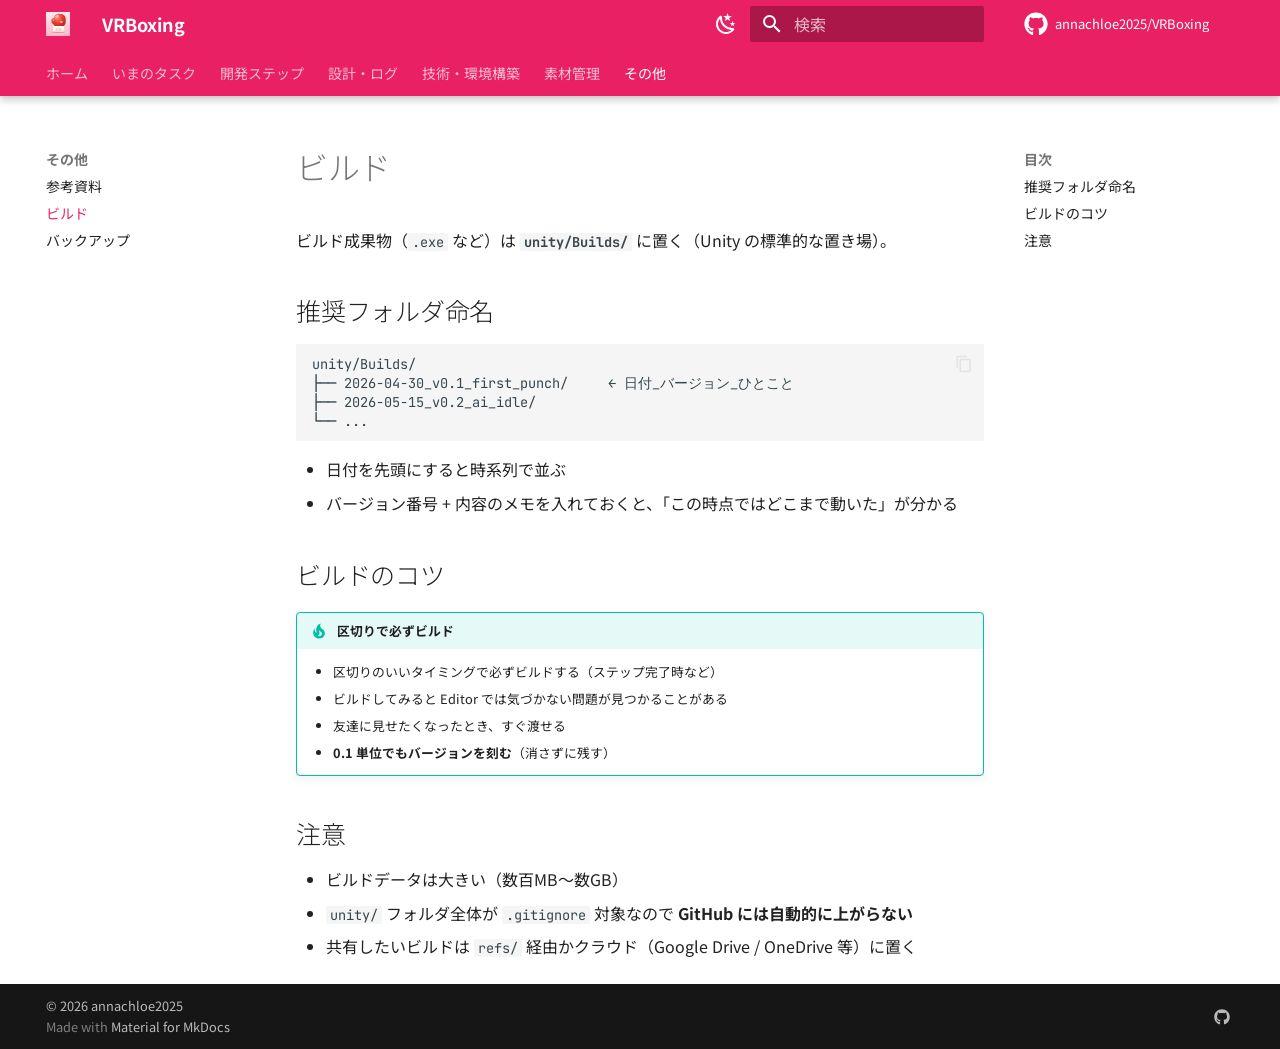
<file: misc/builds/index.html>
<!doctype html>
<html lang="ja" class="no-js">
  <head>
    
      <meta charset="utf-8">
      <meta name="viewport" content="width=device-width,initial-scale=1">
      
        <meta name="description" content="Valve Index 向け VR ボクシング／フィットネスゲームの個人開発プロジェクト">
      
      
      
        <link rel="canonical" href="https://annachloe2025.github.io/VRBoxing/misc/builds/">
      
      
        <link rel="prev" href="../reference/">
      
      
        <link rel="next" href="../backups/">
      
      
        
      
      
      <link rel="icon" href="../../assets/icons/favicon-32.png">
      <meta name="generator" content="mkdocs-1.6.1, mkdocs-material-9.7.6">
    
    
      
        <title>ビルド - VRBoxing</title>
      
    
    
      <link rel="stylesheet" href="../../assets/stylesheets/main.484c7ddc.min.css">
      
        
        <link rel="stylesheet" href="../../assets/stylesheets/palette.ab4e12ef.min.css">
      
      


    
    
      
    
    
      
        
        
        <link rel="preconnect" href="https://fonts.gstatic.com" crossorigin>
        <link rel="stylesheet" href="https://fonts.googleapis.com/css?family=Noto+Sans+JP:300,300i,400,400i,700,700i%7CJetBrains+Mono:400,400i,700,700i&display=fallback">
        <style>:root{--md-text-font:"Noto Sans JP";--md-code-font:"JetBrains Mono"}</style>
      
    
    
      <link rel="stylesheet" href="../../stylesheets/extra.css">
    
    <script>__md_scope=new URL("../..",location),__md_hash=e=>[...e].reduce(((e,_)=>(e<<5)-e+_.charCodeAt(0)),0),__md_get=(e,_=localStorage,t=__md_scope)=>JSON.parse(_.getItem(t.pathname+"."+e)),__md_set=(e,_,t=localStorage,a=__md_scope)=>{try{t.setItem(a.pathname+"."+e,JSON.stringify(_))}catch(e){}}</script>
    
      

    
    
  <link rel="apple-touch-icon" sizes="180x180" href="../../assets/icons/apple-touch-icon-180.png">
  <link rel="icon" type="image/svg+xml" href="../../assets/icons/boxing-glove.svg">
  <link rel="icon" type="image/png" sizes="192x192" href="../../assets/icons/favicon-192.png">
  <link rel="icon" type="image/png" sizes="512x512" href="../../assets/icons/favicon-512.png">

  </head>
  
  
    
    
      
    
    
    
    
    <body dir="ltr" data-md-color-scheme="default" data-md-color-primary="pink" data-md-color-accent="pink">
  
    
    <input class="md-toggle" data-md-toggle="drawer" type="checkbox" id="__drawer" autocomplete="off">
    <input class="md-toggle" data-md-toggle="search" type="checkbox" id="__search" autocomplete="off">
    <label class="md-overlay" for="__drawer"></label>
    <div data-md-component="skip">
      
        
        <a href="#_1" class="md-skip">
          コンテンツにスキップ
        </a>
      
    </div>
    <div data-md-component="announce">
      
    </div>
    
    
      

  

<header class="md-header md-header--shadow md-header--lifted" data-md-component="header">
  <nav class="md-header__inner md-grid" aria-label="ヘッダー">
    <a href="../.." title="VRBoxing" class="md-header__button md-logo" aria-label="VRBoxing" data-md-component="logo">
      
  <img src="../../assets/icons/boxing-glove.svg" alt="logo">

    </a>
    <label class="md-header__button md-icon" for="__drawer">
      
      <svg xmlns="http://www.w3.org/2000/svg" viewBox="0 0 24 24"><path d="M3 6h18v2H3zm0 5h18v2H3zm0 5h18v2H3z"/></svg>
    </label>
    <div class="md-header__title" data-md-component="header-title">
      <div class="md-header__ellipsis">
        <div class="md-header__topic">
          <span class="md-ellipsis">
            VRBoxing
          </span>
        </div>
        <div class="md-header__topic" data-md-component="header-topic">
          <span class="md-ellipsis">
            
              ビルド
            
          </span>
        </div>
      </div>
    </div>
    
      
        <form class="md-header__option" data-md-component="palette">
  
    
    
    
    <input class="md-option" data-md-color-media="(prefers-color-scheme: light)" data-md-color-scheme="default" data-md-color-primary="pink" data-md-color-accent="pink"  aria-label="ダークモードに切替"  type="radio" name="__palette" id="__palette_0">
    
      <label class="md-header__button md-icon" title="ダークモードに切替" for="__palette_1" hidden>
        <svg xmlns="http://www.w3.org/2000/svg" viewBox="0 0 24 24"><path d="m17.75 4.09-2.53 1.94.91 3.06-2.63-1.81-2.63 1.81.91-3.06-2.53-1.94L12.44 4l1.06-3 1.06 3zm3.5 6.91-1.64 1.25.59 1.98-1.7-1.17-1.7 1.17.59-1.98L15.75 11l2.06-.05L18.5 9l.69 1.95zm-2.28 4.95c.83-.08 1.72 1.1 1.19 1.85-.32.45-.66.87-1.08 1.27C15.17 23 8.84 23 4.94 19.07c-3.91-3.9-3.91-10.24 0-14.14.4-.4.82-.76 1.27-1.08.75-.53 1.93.36 1.85 1.19-.27 2.86.69 5.83 2.89 8.02a9.96 9.96 0 0 0 8.02 2.89m-1.64 2.02a12.08 12.08 0 0 1-7.8-3.47c-2.17-2.19-3.33-5-3.49-7.82-2.81 3.14-2.7 7.96.31 10.98 3.02 3.01 7.84 3.12 10.98.31"/></svg>
      </label>
    
  
    
    
    
    <input class="md-option" data-md-color-media="(prefers-color-scheme: dark)" data-md-color-scheme="slate" data-md-color-primary="pink" data-md-color-accent="pink"  aria-label="ライトモードに切替"  type="radio" name="__palette" id="__palette_1">
    
      <label class="md-header__button md-icon" title="ライトモードに切替" for="__palette_0" hidden>
        <svg xmlns="http://www.w3.org/2000/svg" viewBox="0 0 24 24"><path d="M12 7a5 5 0 0 1 5 5 5 5 0 0 1-5 5 5 5 0 0 1-5-5 5 5 0 0 1 5-5m0 2a3 3 0 0 0-3 3 3 3 0 0 0 3 3 3 3 0 0 0 3-3 3 3 0 0 0-3-3m0-7 2.39 3.42C13.65 5.15 12.84 5 12 5s-1.65.15-2.39.42zM3.34 7l4.16-.35A7.2 7.2 0 0 0 5.94 8.5c-.44.74-.69 1.5-.83 2.29zm.02 10 1.76-3.77a7.131 7.131 0 0 0 2.38 4.14zM20.65 7l-1.77 3.79a7.02 7.02 0 0 0-2.38-4.15zm-.01 10-4.14.36c.59-.51 1.12-1.14 1.54-1.86.42-.73.69-1.5.83-2.29zM12 22l-2.41-3.44c.74.27 1.55.44 2.41.44.82 0 1.63-.17 2.37-.44z"/></svg>
      </label>
    
  
</form>
      
    
    
      <script>var palette=__md_get("__palette");if(palette&&palette.color){if("(prefers-color-scheme)"===palette.color.media){var media=matchMedia("(prefers-color-scheme: light)"),input=document.querySelector(media.matches?"[data-md-color-media='(prefers-color-scheme: light)']":"[data-md-color-media='(prefers-color-scheme: dark)']");palette.color.media=input.getAttribute("data-md-color-media"),palette.color.scheme=input.getAttribute("data-md-color-scheme"),palette.color.primary=input.getAttribute("data-md-color-primary"),palette.color.accent=input.getAttribute("data-md-color-accent")}for(var[key,value]of Object.entries(palette.color))document.body.setAttribute("data-md-color-"+key,value)}</script>
    
    
    
      
      
        <label class="md-header__button md-icon" for="__search">
          
          <svg xmlns="http://www.w3.org/2000/svg" viewBox="0 0 24 24"><path d="M9.5 3A6.5 6.5 0 0 1 16 9.5c0 1.61-.59 3.09-1.56 4.23l.27.27h.79l5 5-1.5 1.5-5-5v-.79l-.27-.27A6.52 6.52 0 0 1 9.5 16 6.5 6.5 0 0 1 3 9.5 6.5 6.5 0 0 1 9.5 3m0 2C7 5 5 7 5 9.5S7 14 9.5 14 14 12 14 9.5 12 5 9.5 5"/></svg>
        </label>
        <div class="md-search" data-md-component="search" role="dialog">
  <label class="md-search__overlay" for="__search"></label>
  <div class="md-search__inner" role="search">
    <form class="md-search__form" name="search">
      <input type="text" class="md-search__input" name="query" aria-label="検索" placeholder="検索" autocapitalize="off" autocorrect="off" autocomplete="off" spellcheck="false" data-md-component="search-query" required>
      <label class="md-search__icon md-icon" for="__search">
        
        <svg xmlns="http://www.w3.org/2000/svg" viewBox="0 0 24 24"><path d="M9.5 3A6.5 6.5 0 0 1 16 9.5c0 1.61-.59 3.09-1.56 4.23l.27.27h.79l5 5-1.5 1.5-5-5v-.79l-.27-.27A6.52 6.52 0 0 1 9.5 16 6.5 6.5 0 0 1 3 9.5 6.5 6.5 0 0 1 9.5 3m0 2C7 5 5 7 5 9.5S7 14 9.5 14 14 12 14 9.5 12 5 9.5 5"/></svg>
        
        <svg xmlns="http://www.w3.org/2000/svg" viewBox="0 0 24 24"><path d="M20 11v2H8l5.5 5.5-1.42 1.42L4.16 12l7.92-7.92L13.5 5.5 8 11z"/></svg>
      </label>
      <nav class="md-search__options" aria-label="検索">
        
          <a href="javascript:void(0)" class="md-search__icon md-icon" title="共有" aria-label="共有" data-clipboard data-clipboard-text="" data-md-component="search-share" tabindex="-1">
            
            <svg xmlns="http://www.w3.org/2000/svg" viewBox="0 0 24 24"><path d="M18 16.08c-.76 0-1.44.3-1.96.77L8.91 12.7c.05-.23.09-.46.09-.7s-.04-.47-.09-.7l7.05-4.11c.54.5 1.25.81 2.04.81a3 3 0 0 0 3-3 3 3 0 0 0-3-3 3 3 0 0 0-3 3c0 .24.04.47.09.7L8.04 9.81C7.5 9.31 6.79 9 6 9a3 3 0 0 0-3 3 3 3 0 0 0 3 3c.79 0 1.5-.31 2.04-.81l7.12 4.15c-.05.21-.08.43-.08.66 0 1.61 1.31 2.91 2.92 2.91s2.92-1.3 2.92-2.91A2.92 2.92 0 0 0 18 16.08"/></svg>
          </a>
        
        <button type="reset" class="md-search__icon md-icon" title="クリア" aria-label="クリア" tabindex="-1">
          
          <svg xmlns="http://www.w3.org/2000/svg" viewBox="0 0 24 24"><path d="M19 6.41 17.59 5 12 10.59 6.41 5 5 6.41 10.59 12 5 17.59 6.41 19 12 13.41 17.59 19 19 17.59 13.41 12z"/></svg>
        </button>
      </nav>
      
        <div class="md-search__suggest" data-md-component="search-suggest"></div>
      
    </form>
    <div class="md-search__output">
      <div class="md-search__scrollwrap" tabindex="0" data-md-scrollfix>
        <div class="md-search-result" data-md-component="search-result">
          <div class="md-search-result__meta">
            検索を初期化
          </div>
          <ol class="md-search-result__list" role="presentation"></ol>
        </div>
      </div>
    </div>
  </div>
</div>
      
    
    
      <div class="md-header__source">
        <a href="https://github.com/annachloe2025/VRBoxing" title="リポジトリへ" class="md-source" data-md-component="source">
  <div class="md-source__icon md-icon">
    
    <svg xmlns="http://www.w3.org/2000/svg" viewBox="0 0 512 512"><!--! Font Awesome Free 7.1.0 by @fontawesome - https://fontawesome.com License - https://fontawesome.com/license/free (Icons: CC BY 4.0, Fonts: SIL OFL 1.1, Code: MIT License) Copyright 2025 Fonticons, Inc.--><path d="M173.9 397.4c0 2-2.3 3.6-5.2 3.6-3.3.3-5.6-1.3-5.6-3.6 0-2 2.3-3.6 5.2-3.6 3-.3 5.6 1.3 5.6 3.6m-31.1-4.5c-.7 2 1.3 4.3 4.3 4.9 2.6 1 5.6 0 6.2-2s-1.3-4.3-4.3-5.2c-2.6-.7-5.5.3-6.2 2.3m44.2-1.7c-2.9.7-4.9 2.6-4.6 4.9.3 2 2.9 3.3 5.9 2.6 2.9-.7 4.9-2.6 4.6-4.6-.3-1.9-3-3.2-5.9-2.9M252.8 8C114.1 8 8 113.3 8 252c0 110.9 69.8 205.8 169.5 239.2 12.8 2.3 17.3-5.6 17.3-12.1 0-6.2-.3-40.4-.3-61.4 0 0-70 15-84.7-29.8 0 0-11.4-29.1-27.8-36.6 0 0-22.9-15.7 1.6-15.4 0 0 24.9 2 38.6 25.8 21.9 38.6 58.6 27.5 72.9 20.9 2.3-16 8.8-27.1 16-33.7-55.9-6.2-112.3-14.3-112.3-110.5 0-27.5 7.6-41.3 23.6-58.9-2.6-6.5-11.1-33.3 2.6-67.9 20.9-6.5 69 27 69 27 20-5.6 41.5-8.5 62.8-8.5s42.8 2.9 62.8 8.5c0 0 48.1-33.6 69-27 13.7 34.7 5.2 61.4 2.6 67.9 16 17.7 25.8 31.5 25.8 58.9 0 96.5-58.9 104.2-114.8 110.5 9.2 7.9 17 22.9 17 46.4 0 33.7-.3 75.4-.3 83.6 0 6.5 4.6 14.4 17.3 12.1C436.2 457.8 504 362.9 504 252 504 113.3 391.5 8 252.8 8M105.2 352.9c-1.3 1-1 3.3.7 5.2 1.6 1.6 3.9 2.3 5.2 1 1.3-1 1-3.3-.7-5.2-1.6-1.6-3.9-2.3-5.2-1m-10.8-8.1c-.7 1.3.3 2.9 2.3 3.9 1.6 1 3.6.7 4.3-.7.7-1.3-.3-2.9-2.3-3.9-2-.6-3.6-.3-4.3.7m32.4 35.6c-1.6 1.3-1 4.3 1.3 6.2 2.3 2.3 5.2 2.6 6.5 1 1.3-1.3.7-4.3-1.3-6.2-2.2-2.3-5.2-2.6-6.5-1m-11.4-14.7c-1.6 1-1.6 3.6 0 5.9s4.3 3.3 5.6 2.3c1.6-1.3 1.6-3.9 0-6.2-1.4-2.3-4-3.3-5.6-2"/></svg>
  </div>
  <div class="md-source__repository">
    annachloe2025/VRBoxing
  </div>
</a>
      </div>
    
  </nav>
  
    
      
<nav class="md-tabs" aria-label="タブ" data-md-component="tabs">
  <div class="md-grid">
    <ul class="md-tabs__list">
      
        
  
  
  
  
    <li class="md-tabs__item">
      <a href="../.." class="md-tabs__link">
        
  
  
    
  
  ホーム

      </a>
    </li>
  

      
        
  
  
  
  
    <li class="md-tabs__item">
      <a href="../../tasks/" class="md-tabs__link">
        
  
  
    
  
  いまのタスク

      </a>
    </li>
  

      
        
  
  
  
  
    
    
      <li class="md-tabs__item">
        <a href="../../steps/step1/" class="md-tabs__link">
          
  
  
    
  
  開発ステップ

        </a>
      </li>
    
  

      
        
  
  
  
  
    
    
      <li class="md-tabs__item">
        <a href="../../design/notes/" class="md-tabs__link">
          
  
  
    
  
  設計・ログ

        </a>
      </li>
    
  

      
        
  
  
  
  
    
    
      <li class="md-tabs__item">
        <a href="../../tech/unity/" class="md-tabs__link">
          
  
  
    
  
  技術・環境構築

        </a>
      </li>
    
  

      
        
  
  
  
  
    
    
      <li class="md-tabs__item">
        <a href="../../assets/overview/" class="md-tabs__link">
          
  
  
    
  
  素材管理

        </a>
      </li>
    
  

      
        
  
  
  
    
  
  
    
    
      <li class="md-tabs__item md-tabs__item--active">
        <a href="../reference/" class="md-tabs__link">
          
  
  
    
  
  その他

        </a>
      </li>
    
  

      
    </ul>
  </div>
</nav>
    
  
</header>
    
    <div class="md-container" data-md-component="container">
      
      
        
      
      <main class="md-main" data-md-component="main">
        <div class="md-main__inner md-grid">
          
            
              
              <div class="md-sidebar md-sidebar--primary" data-md-component="sidebar" data-md-type="navigation" >
                <div class="md-sidebar__scrollwrap">
                  <div class="md-sidebar__inner">
                    


  


<nav class="md-nav md-nav--primary md-nav--lifted" aria-label="ナビゲーション" data-md-level="0">
  <label class="md-nav__title" for="__drawer">
    <a href="../.." title="VRBoxing" class="md-nav__button md-logo" aria-label="VRBoxing" data-md-component="logo">
      
  <img src="../../assets/icons/boxing-glove.svg" alt="logo">

    </a>
    VRBoxing
  </label>
  
    <div class="md-nav__source">
      <a href="https://github.com/annachloe2025/VRBoxing" title="リポジトリへ" class="md-source" data-md-component="source">
  <div class="md-source__icon md-icon">
    
    <svg xmlns="http://www.w3.org/2000/svg" viewBox="0 0 512 512"><!--! Font Awesome Free 7.1.0 by @fontawesome - https://fontawesome.com License - https://fontawesome.com/license/free (Icons: CC BY 4.0, Fonts: SIL OFL 1.1, Code: MIT License) Copyright 2025 Fonticons, Inc.--><path d="M173.9 397.4c0 2-2.3 3.6-5.2 3.6-3.3.3-5.6-1.3-5.6-3.6 0-2 2.3-3.6 5.2-3.6 3-.3 5.6 1.3 5.6 3.6m-31.1-4.5c-.7 2 1.3 4.3 4.3 4.9 2.6 1 5.6 0 6.2-2s-1.3-4.3-4.3-5.2c-2.6-.7-5.5.3-6.2 2.3m44.2-1.7c-2.9.7-4.9 2.6-4.6 4.9.3 2 2.9 3.3 5.9 2.6 2.9-.7 4.9-2.6 4.6-4.6-.3-1.9-3-3.2-5.9-2.9M252.8 8C114.1 8 8 113.3 8 252c0 110.9 69.8 205.8 169.5 239.2 12.8 2.3 17.3-5.6 17.3-12.1 0-6.2-.3-40.4-.3-61.4 0 0-70 15-84.7-29.8 0 0-11.4-29.1-27.8-36.6 0 0-22.9-15.7 1.6-15.4 0 0 24.9 2 38.6 25.8 21.9 38.6 58.6 27.5 72.9 20.9 2.3-16 8.8-27.1 16-33.7-55.9-6.2-112.3-14.3-112.3-110.5 0-27.5 7.6-41.3 23.6-58.9-2.6-6.5-11.1-33.3 2.6-67.9 20.9-6.5 69 27 69 27 20-5.6 41.5-8.5 62.8-8.5s42.8 2.9 62.8 8.5c0 0 48.1-33.6 69-27 13.7 34.7 5.2 61.4 2.6 67.9 16 17.7 25.8 31.5 25.8 58.9 0 96.5-58.9 104.2-114.8 110.5 9.2 7.9 17 22.9 17 46.4 0 33.7-.3 75.4-.3 83.6 0 6.5 4.6 14.4 17.3 12.1C436.2 457.8 504 362.9 504 252 504 113.3 391.5 8 252.8 8M105.2 352.9c-1.3 1-1 3.3.7 5.2 1.6 1.6 3.9 2.3 5.2 1 1.3-1 1-3.3-.7-5.2-1.6-1.6-3.9-2.3-5.2-1m-10.8-8.1c-.7 1.3.3 2.9 2.3 3.9 1.6 1 3.6.7 4.3-.7.7-1.3-.3-2.9-2.3-3.9-2-.6-3.6-.3-4.3.7m32.4 35.6c-1.6 1.3-1 4.3 1.3 6.2 2.3 2.3 5.2 2.6 6.5 1 1.3-1.3.7-4.3-1.3-6.2-2.2-2.3-5.2-2.6-6.5-1m-11.4-14.7c-1.6 1-1.6 3.6 0 5.9s4.3 3.3 5.6 2.3c1.6-1.3 1.6-3.9 0-6.2-1.4-2.3-4-3.3-5.6-2"/></svg>
  </div>
  <div class="md-source__repository">
    annachloe2025/VRBoxing
  </div>
</a>
    </div>
  
  <ul class="md-nav__list" data-md-scrollfix>
    
      
      
  
  
  
  
    <li class="md-nav__item">
      <a href="../.." class="md-nav__link">
        
  
  
  <span class="md-ellipsis">
    
  
    ホーム
  

    
  </span>
  
  

      </a>
    </li>
  

    
      
      
  
  
  
  
    <li class="md-nav__item">
      <a href="../../tasks/" class="md-nav__link">
        
  
  
  <span class="md-ellipsis">
    
  
    いまのタスク
  

    
  </span>
  
  

      </a>
    </li>
  

    
      
      
  
  
  
  
    
    
      
        
      
    
    
    
      
      
        
      
    
    
    <li class="md-nav__item md-nav__item--nested">
      
        
        
        <input class="md-nav__toggle md-toggle " type="checkbox" id="__nav_3" >
        
          
          <label class="md-nav__link" for="__nav_3" id="__nav_3_label" tabindex="0">
            
  
  
  <span class="md-ellipsis">
    
  
    開発ステップ
  

    
  </span>
  
  

            <span class="md-nav__icon md-icon"></span>
          </label>
        
        <nav class="md-nav" data-md-level="1" aria-labelledby="__nav_3_label" aria-expanded="false">
          <label class="md-nav__title" for="__nav_3">
            <span class="md-nav__icon md-icon"></span>
            
  
    開発ステップ
  

          </label>
          <ul class="md-nav__list" data-md-scrollfix>
            
              
                
  
  
  
  
    <li class="md-nav__item">
      <a href="../../steps/step1/" class="md-nav__link">
        
  
  
  <span class="md-ellipsis">
    
  
    ステップ1 殴れる女性キャラ
  

    
  </span>
  
  

      </a>
    </li>
  

              
            
          </ul>
        </nav>
      
    </li>
  

    
      
      
  
  
  
  
    
    
      
        
      
        
      
    
    
    
      
      
        
      
    
    
    <li class="md-nav__item md-nav__item--nested">
      
        
        
        <input class="md-nav__toggle md-toggle " type="checkbox" id="__nav_4" >
        
          
          <label class="md-nav__link" for="__nav_4" id="__nav_4_label" tabindex="0">
            
  
  
  <span class="md-ellipsis">
    
  
    設計・ログ
  

    
  </span>
  
  

            <span class="md-nav__icon md-icon"></span>
          </label>
        
        <nav class="md-nav" data-md-level="1" aria-labelledby="__nav_4_label" aria-expanded="false">
          <label class="md-nav__title" for="__nav_4">
            <span class="md-nav__icon md-icon"></span>
            
  
    設計・ログ
  

          </label>
          <ul class="md-nav__list" data-md-scrollfix>
            
              
                
  
  
  
  
    <li class="md-nav__item">
      <a href="../../design/notes/" class="md-nav__link">
        
  
  
  <span class="md-ellipsis">
    
  
    ゲーム設計メモ
  

    
  </span>
  
  

      </a>
    </li>
  

              
            
              
                
  
  
  
  
    <li class="md-nav__item">
      <a href="../../design/dev-log/" class="md-nav__link">
        
  
  
  <span class="md-ellipsis">
    
  
    開発ログ
  

    
  </span>
  
  

      </a>
    </li>
  

              
            
          </ul>
        </nav>
      
    </li>
  

    
      
      
  
  
  
  
    
    
      
        
      
        
      
        
      
    
    
    
      
      
        
      
    
    
    <li class="md-nav__item md-nav__item--nested">
      
        
        
        <input class="md-nav__toggle md-toggle " type="checkbox" id="__nav_5" >
        
          
          <label class="md-nav__link" for="__nav_5" id="__nav_5_label" tabindex="0">
            
  
  
  <span class="md-ellipsis">
    
  
    技術・環境構築
  

    
  </span>
  
  

            <span class="md-nav__icon md-icon"></span>
          </label>
        
        <nav class="md-nav" data-md-level="1" aria-labelledby="__nav_5_label" aria-expanded="false">
          <label class="md-nav__title" for="__nav_5">
            <span class="md-nav__icon md-icon"></span>
            
  
    技術・環境構築
  

          </label>
          <ul class="md-nav__list" data-md-scrollfix>
            
              
                
  
  
  
  
    <li class="md-nav__item">
      <a href="../../tech/unity/" class="md-nav__link">
        
  
  
  <span class="md-ellipsis">
    
  
    Unity プロジェクト
  

    
  </span>
  
  

      </a>
    </li>
  

              
            
              
                
  
  
  
  
    <li class="md-nav__item">
      <a href="../../tech/github-setup/" class="md-nav__link">
        
  
  
  <span class="md-ellipsis">
    
  
    GitHub セットアップ
  

    
  </span>
  
  

      </a>
    </li>
  

              
            
              
                
  
  
  
  
    <li class="md-nav__item">
      <a href="../../tech/docs-site-guide/" class="md-nav__link">
        
  
  
  <span class="md-ellipsis">
    
  
    ドキュメントサイト運用
  

    
  </span>
  
  

      </a>
    </li>
  

              
            
          </ul>
        </nav>
      
    </li>
  

    
      
      
  
  
  
  
    
    
      
        
      
        
      
    
    
    
      
      
        
      
    
    
    <li class="md-nav__item md-nav__item--nested">
      
        
        
        <input class="md-nav__toggle md-toggle " type="checkbox" id="__nav_6" >
        
          
          <label class="md-nav__link" for="__nav_6" id="__nav_6_label" tabindex="0">
            
  
  
  <span class="md-ellipsis">
    
  
    素材管理
  

    
  </span>
  
  

            <span class="md-nav__icon md-icon"></span>
          </label>
        
        <nav class="md-nav" data-md-level="1" aria-labelledby="__nav_6_label" aria-expanded="false">
          <label class="md-nav__title" for="__nav_6">
            <span class="md-nav__icon md-icon"></span>
            
  
    素材管理
  

          </label>
          <ul class="md-nav__list" data-md-scrollfix>
            
              
                
  
  
  
  
    <li class="md-nav__item">
      <a href="../../assets/overview/" class="md-nav__link">
        
  
  
  <span class="md-ellipsis">
    
  
    素材全体ルール
  

    
  </span>
  
  

      </a>
    </li>
  

              
            
              
                
  
  
  
  
    <li class="md-nav__item">
      <a href="../../assets/characters/" class="md-nav__link">
        
  
  
  <span class="md-ellipsis">
    
  
    キャラクター素材
  

    
  </span>
  
  

      </a>
    </li>
  

              
            
          </ul>
        </nav>
      
    </li>
  

    
      
      
  
  
    
  
  
  
    
    
      
        
      
        
      
        
      
    
    
    
      
        
        
      
      
        
      
    
    
    <li class="md-nav__item md-nav__item--active md-nav__item--section md-nav__item--nested">
      
        
        
        <input class="md-nav__toggle md-toggle " type="checkbox" id="__nav_7" checked>
        
          
          <label class="md-nav__link" for="__nav_7" id="__nav_7_label" tabindex="">
            
  
  
  <span class="md-ellipsis">
    
  
    その他
  

    
  </span>
  
  

            <span class="md-nav__icon md-icon"></span>
          </label>
        
        <nav class="md-nav" data-md-level="1" aria-labelledby="__nav_7_label" aria-expanded="true">
          <label class="md-nav__title" for="__nav_7">
            <span class="md-nav__icon md-icon"></span>
            
  
    その他
  

          </label>
          <ul class="md-nav__list" data-md-scrollfix>
            
              
                
  
  
  
  
    <li class="md-nav__item">
      <a href="../reference/" class="md-nav__link">
        
  
  
  <span class="md-ellipsis">
    
  
    参考資料
  

    
  </span>
  
  

      </a>
    </li>
  

              
            
              
                
  
  
    
  
  
  
    <li class="md-nav__item md-nav__item--active">
      
      <input class="md-nav__toggle md-toggle" type="checkbox" id="__toc">
      
      
        
      
      
        <label class="md-nav__link md-nav__link--active" for="__toc">
          
  
  
  <span class="md-ellipsis">
    
  
    ビルド
  

    
  </span>
  
  

          <span class="md-nav__icon md-icon"></span>
        </label>
      
      <a href="./" class="md-nav__link md-nav__link--active">
        
  
  
  <span class="md-ellipsis">
    
  
    ビルド
  

    
  </span>
  
  

      </a>
      
        

<nav class="md-nav md-nav--secondary" aria-label="目次">
  
  
  
    
  
  
    <label class="md-nav__title" for="__toc">
      <span class="md-nav__icon md-icon"></span>
      目次
    </label>
    <ul class="md-nav__list" data-md-component="toc" data-md-scrollfix>
      
        <li class="md-nav__item">
  <a href="#_2" class="md-nav__link">
    <span class="md-ellipsis">
      
        推奨フォルダ命名
      
    </span>
  </a>
  
</li>
      
        <li class="md-nav__item">
  <a href="#_3" class="md-nav__link">
    <span class="md-ellipsis">
      
        ビルドのコツ
      
    </span>
  </a>
  
</li>
      
        <li class="md-nav__item">
  <a href="#_4" class="md-nav__link">
    <span class="md-ellipsis">
      
        注意
      
    </span>
  </a>
  
</li>
      
    </ul>
  
</nav>
      
    </li>
  

              
            
              
                
  
  
  
  
    <li class="md-nav__item">
      <a href="../backups/" class="md-nav__link">
        
  
  
  <span class="md-ellipsis">
    
  
    バックアップ
  

    
  </span>
  
  

      </a>
    </li>
  

              
            
          </ul>
        </nav>
      
    </li>
  

    
  </ul>
</nav>
                  </div>
                </div>
              </div>
            
            
              
              <div class="md-sidebar md-sidebar--secondary" data-md-component="sidebar" data-md-type="toc" >
                <div class="md-sidebar__scrollwrap">
                  <div class="md-sidebar__inner">
                    

<nav class="md-nav md-nav--secondary" aria-label="目次">
  
  
  
    
  
  
    <label class="md-nav__title" for="__toc">
      <span class="md-nav__icon md-icon"></span>
      目次
    </label>
    <ul class="md-nav__list" data-md-component="toc" data-md-scrollfix>
      
        <li class="md-nav__item">
  <a href="#_2" class="md-nav__link">
    <span class="md-ellipsis">
      
        推奨フォルダ命名
      
    </span>
  </a>
  
</li>
      
        <li class="md-nav__item">
  <a href="#_3" class="md-nav__link">
    <span class="md-ellipsis">
      
        ビルドのコツ
      
    </span>
  </a>
  
</li>
      
        <li class="md-nav__item">
  <a href="#_4" class="md-nav__link">
    <span class="md-ellipsis">
      
        注意
      
    </span>
  </a>
  
</li>
      
    </ul>
  
</nav>
                  </div>
                </div>
              </div>
            
          
          
            <div class="md-content" data-md-component="content">
              
              <article class="md-content__inner md-typeset">
                
                  


  
  


<h1 id="_1">ビルド<a class="headerlink" href="#_1" title="Permanent link">&para;</a></h1>
<p>ビルド成果物（<code>.exe</code> など）は <strong><code>unity/Builds/</code></strong> に置く（Unity の標準的な置き場）。</p>
<h2 id="_2">推奨フォルダ命名<a class="headerlink" href="#_2" title="Permanent link">&para;</a></h2>
<div class="language-text highlight"><pre><span></span><code><span id="__span-0-1"><a id="__codelineno-0-1" name="__codelineno-0-1" href="#__codelineno-0-1"></a>unity/Builds/
</span><span id="__span-0-2"><a id="__codelineno-0-2" name="__codelineno-0-2" href="#__codelineno-0-2"></a>├── 2026-04-30_v0.1_first_punch/     ← 日付_バージョン_ひとこと
</span><span id="__span-0-3"><a id="__codelineno-0-3" name="__codelineno-0-3" href="#__codelineno-0-3"></a>├── 2026-05-15_v0.2_ai_idle/
</span><span id="__span-0-4"><a id="__codelineno-0-4" name="__codelineno-0-4" href="#__codelineno-0-4"></a>└── ...
</span></code></pre></div>
<ul>
<li>日付を先頭にすると時系列で並ぶ</li>
<li>バージョン番号 + 内容のメモを入れておくと、「この時点ではどこまで動いた」が分かる</li>
</ul>
<h2 id="_3">ビルドのコツ<a class="headerlink" href="#_3" title="Permanent link">&para;</a></h2>
<div class="admonition tip">
<p class="admonition-title">区切りで必ずビルド</p>
<ul>
<li>区切りのいいタイミングで必ずビルドする（ステップ完了時など）</li>
<li>ビルドしてみると Editor では気づかない問題が見つかることがある</li>
<li>友達に見せたくなったとき、すぐ渡せる</li>
<li><strong>0.1 単位でもバージョンを刻む</strong>（消さずに残す）</li>
</ul>
</div>
<h2 id="_4">注意<a class="headerlink" href="#_4" title="Permanent link">&para;</a></h2>
<ul>
<li>ビルドデータは大きい（数百MB〜数GB）</li>
<li><code>unity/</code> フォルダ全体が <code>.gitignore</code> 対象なので <strong>GitHub には自動的に上がらない</strong></li>
<li>共有したいビルドは <code>refs/</code> 経由かクラウド（Google Drive / OneDrive 等）に置く</li>
</ul>












                
              </article>
            </div>
          
          
  <script>var tabs=__md_get("__tabs");if(Array.isArray(tabs))e:for(var set of document.querySelectorAll(".tabbed-set")){var labels=set.querySelector(".tabbed-labels");for(var tab of tabs)for(var label of labels.getElementsByTagName("label"))if(label.innerText.trim()===tab){var input=document.getElementById(label.htmlFor);input.checked=!0;continue e}}</script>

<script>var target=document.getElementById(location.hash.slice(1));target&&target.name&&(target.checked=target.name.startsWith("__tabbed_"))</script>
        </div>
        
          <button type="button" class="md-top md-icon" data-md-component="top" hidden>
  
  <svg xmlns="http://www.w3.org/2000/svg" viewBox="0 0 24 24"><path d="M13 20h-2V8l-5.5 5.5-1.42-1.42L12 4.16l7.92 7.92-1.42 1.42L13 8z"/></svg>
  ページトップへ戻る
</button>
        
      </main>
      
        <footer class="md-footer">
  
  <div class="md-footer-meta md-typeset">
    <div class="md-footer-meta__inner md-grid">
      <div class="md-copyright">
  
    <div class="md-copyright__highlight">
      &copy; 2026 annachloe2025
    </div>
  
  
    Made with
    <a href="https://squidfunk.github.io/mkdocs-material/" target="_blank" rel="noopener">
      Material for MkDocs
    </a>
  
</div>
      
        
<div class="md-social">
  
    
    
    
    
      
      
    
    <a href="https://github.com/annachloe2025/VRBoxing" target="_blank" rel="noopener" title="github.com" class="md-social__link">
      <svg xmlns="http://www.w3.org/2000/svg" viewBox="0 0 512 512"><!--! Font Awesome Free 7.1.0 by @fontawesome - https://fontawesome.com License - https://fontawesome.com/license/free (Icons: CC BY 4.0, Fonts: SIL OFL 1.1, Code: MIT License) Copyright 2025 Fonticons, Inc.--><path d="M173.9 397.4c0 2-2.3 3.6-5.2 3.6-3.3.3-5.6-1.3-5.6-3.6 0-2 2.3-3.6 5.2-3.6 3-.3 5.6 1.3 5.6 3.6m-31.1-4.5c-.7 2 1.3 4.3 4.3 4.9 2.6 1 5.6 0 6.2-2s-1.3-4.3-4.3-5.2c-2.6-.7-5.5.3-6.2 2.3m44.2-1.7c-2.9.7-4.9 2.6-4.6 4.9.3 2 2.9 3.3 5.9 2.6 2.9-.7 4.9-2.6 4.6-4.6-.3-1.9-3-3.2-5.9-2.9M252.8 8C114.1 8 8 113.3 8 252c0 110.9 69.8 205.8 169.5 239.2 12.8 2.3 17.3-5.6 17.3-12.1 0-6.2-.3-40.4-.3-61.4 0 0-70 15-84.7-29.8 0 0-11.4-29.1-27.8-36.6 0 0-22.9-15.7 1.6-15.4 0 0 24.9 2 38.6 25.8 21.9 38.6 58.6 27.5 72.9 20.9 2.3-16 8.8-27.1 16-33.7-55.9-6.2-112.3-14.3-112.3-110.5 0-27.5 7.6-41.3 23.6-58.9-2.6-6.5-11.1-33.3 2.6-67.9 20.9-6.5 69 27 69 27 20-5.6 41.5-8.5 62.8-8.5s42.8 2.9 62.8 8.5c0 0 48.1-33.6 69-27 13.7 34.7 5.2 61.4 2.6 67.9 16 17.7 25.8 31.5 25.8 58.9 0 96.5-58.9 104.2-114.8 110.5 9.2 7.9 17 22.9 17 46.4 0 33.7-.3 75.4-.3 83.6 0 6.5 4.6 14.4 17.3 12.1C436.2 457.8 504 362.9 504 252 504 113.3 391.5 8 252.8 8M105.2 352.9c-1.3 1-1 3.3.7 5.2 1.6 1.6 3.9 2.3 5.2 1 1.3-1 1-3.3-.7-5.2-1.6-1.6-3.9-2.3-5.2-1m-10.8-8.1c-.7 1.3.3 2.9 2.3 3.9 1.6 1 3.6.7 4.3-.7.7-1.3-.3-2.9-2.3-3.9-2-.6-3.6-.3-4.3.7m32.4 35.6c-1.6 1.3-1 4.3 1.3 6.2 2.3 2.3 5.2 2.6 6.5 1 1.3-1.3.7-4.3-1.3-6.2-2.2-2.3-5.2-2.6-6.5-1m-11.4-14.7c-1.6 1-1.6 3.6 0 5.9s4.3 3.3 5.6 2.3c1.6-1.3 1.6-3.9 0-6.2-1.4-2.3-4-3.3-5.6-2"/></svg>
    </a>
  
</div>
      
    </div>
  </div>
</footer>
      
    </div>
    <div class="md-dialog" data-md-component="dialog">
      <div class="md-dialog__inner md-typeset"></div>
    </div>
    
    
    
      
      
      <script id="__config" type="application/json">{"annotate": null, "base": "../..", "features": ["navigation.tabs", "navigation.tabs.sticky", "navigation.sections", "navigation.top", "navigation.tracking", "navigation.indexes", "toc.follow", "search.suggest", "search.highlight", "search.share", "content.code.copy", "content.tabs.link"], "search": "../../assets/javascripts/workers/search.2c215733.min.js", "tags": null, "translations": {"clipboard.copied": "\u30b3\u30d4\u30fc\u3057\u307e\u3057\u305f", "clipboard.copy": "\u30af\u30ea\u30c3\u30d7\u30dc\u30fc\u30c9\u3078\u30b3\u30d4\u30fc", "search.result.more.one": "\u3053\u306e\u30da\u30fc\u30b8\u5185\u306b\u3082\u30461\u4ef6\u898b\u3064\u304b\u308a\u307e\u3057\u305f", "search.result.more.other": "\u3053\u306e\u30da\u30fc\u30b8\u5185\u306b\u3042\u3068#\u4ef6\u898b\u3064\u304b\u308a\u307e\u3057\u305f", "search.result.none": "\u4f55\u3082\u898b\u3064\u304b\u308a\u307e\u305b\u3093\u3067\u3057\u305f", "search.result.one": "1\u4ef6\u898b\u3064\u304b\u308a\u307e\u3057\u305f", "search.result.other": "#\u4ef6\u898b\u3064\u304b\u308a\u307e\u3057\u305f", "search.result.placeholder": "\u691c\u7d22\u30ad\u30fc\u30ef\u30fc\u30c9\u3092\u5165\u529b\u3057\u3066\u304f\u3060\u3055\u3044", "search.result.term.missing": "\u691c\u7d22\u306b\u542b\u307e\u308c\u306a\u3044", "select.version": "\u30d0\u30fc\u30b8\u30e7\u30f3\u5207\u308a\u66ff\u3048"}, "version": null}</script>
    
    
      <script src="../../assets/javascripts/bundle.79ae519e.min.js"></script>
      
    
  </body>
</html>
</file>
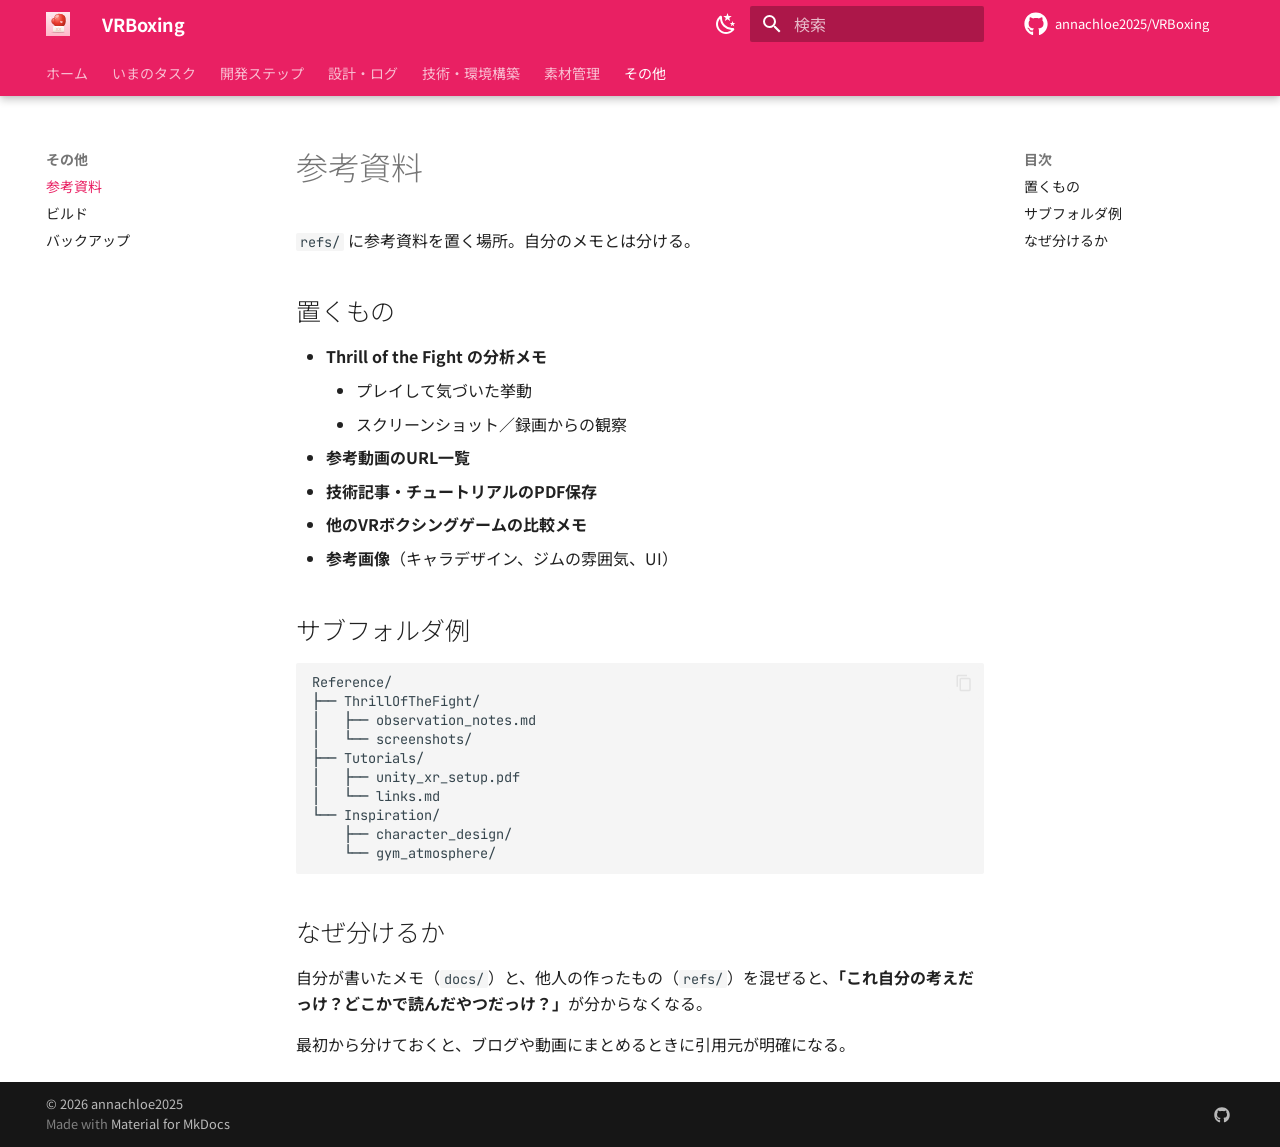
<file: misc/reference/index.html>
<!doctype html>
<html lang="ja" class="no-js">
  <head>
    
      <meta charset="utf-8">
      <meta name="viewport" content="width=device-width,initial-scale=1">
      
        <meta name="description" content="Valve Index 向け VR ボクシング／フィットネスゲームの個人開発プロジェクト">
      
      
      
        <link rel="canonical" href="https://annachloe2025.github.io/VRBoxing/misc/reference/">
      
      
        <link rel="prev" href="../../assets/characters/">
      
      
        <link rel="next" href="../builds/">
      
      
        
      
      
      <link rel="icon" href="../../assets/icons/favicon-32.png">
      <meta name="generator" content="mkdocs-1.6.1, mkdocs-material-9.7.6">
    
    
      
        <title>参考資料 - VRBoxing</title>
      
    
    
      <link rel="stylesheet" href="../../assets/stylesheets/main.484c7ddc.min.css">
      
        
        <link rel="stylesheet" href="../../assets/stylesheets/palette.ab4e12ef.min.css">
      
      


    
    
      
    
    
      
        
        
        <link rel="preconnect" href="https://fonts.gstatic.com" crossorigin>
        <link rel="stylesheet" href="https://fonts.googleapis.com/css?family=Noto+Sans+JP:300,300i,400,400i,700,700i%7CJetBrains+Mono:400,400i,700,700i&display=fallback">
        <style>:root{--md-text-font:"Noto Sans JP";--md-code-font:"JetBrains Mono"}</style>
      
    
    
      <link rel="stylesheet" href="../../stylesheets/extra.css">
    
    <script>__md_scope=new URL("../..",location),__md_hash=e=>[...e].reduce(((e,_)=>(e<<5)-e+_.charCodeAt(0)),0),__md_get=(e,_=localStorage,t=__md_scope)=>JSON.parse(_.getItem(t.pathname+"."+e)),__md_set=(e,_,t=localStorage,a=__md_scope)=>{try{t.setItem(a.pathname+"."+e,JSON.stringify(_))}catch(e){}}</script>
    
      

    
    
  <link rel="apple-touch-icon" sizes="180x180" href="../../assets/icons/apple-touch-icon-180.png">
  <link rel="icon" type="image/svg+xml" href="../../assets/icons/boxing-glove.svg">
  <link rel="icon" type="image/png" sizes="192x192" href="../../assets/icons/favicon-192.png">
  <link rel="icon" type="image/png" sizes="512x512" href="../../assets/icons/favicon-512.png">

  </head>
  
  
    
    
      
    
    
    
    
    <body dir="ltr" data-md-color-scheme="default" data-md-color-primary="pink" data-md-color-accent="pink">
  
    
    <input class="md-toggle" data-md-toggle="drawer" type="checkbox" id="__drawer" autocomplete="off">
    <input class="md-toggle" data-md-toggle="search" type="checkbox" id="__search" autocomplete="off">
    <label class="md-overlay" for="__drawer"></label>
    <div data-md-component="skip">
      
        
        <a href="#_1" class="md-skip">
          コンテンツにスキップ
        </a>
      
    </div>
    <div data-md-component="announce">
      
    </div>
    
    
      

  

<header class="md-header md-header--shadow md-header--lifted" data-md-component="header">
  <nav class="md-header__inner md-grid" aria-label="ヘッダー">
    <a href="../.." title="VRBoxing" class="md-header__button md-logo" aria-label="VRBoxing" data-md-component="logo">
      
  <img src="../../assets/icons/boxing-glove.svg" alt="logo">

    </a>
    <label class="md-header__button md-icon" for="__drawer">
      
      <svg xmlns="http://www.w3.org/2000/svg" viewBox="0 0 24 24"><path d="M3 6h18v2H3zm0 5h18v2H3zm0 5h18v2H3z"/></svg>
    </label>
    <div class="md-header__title" data-md-component="header-title">
      <div class="md-header__ellipsis">
        <div class="md-header__topic">
          <span class="md-ellipsis">
            VRBoxing
          </span>
        </div>
        <div class="md-header__topic" data-md-component="header-topic">
          <span class="md-ellipsis">
            
              参考資料
            
          </span>
        </div>
      </div>
    </div>
    
      
        <form class="md-header__option" data-md-component="palette">
  
    
    
    
    <input class="md-option" data-md-color-media="(prefers-color-scheme: light)" data-md-color-scheme="default" data-md-color-primary="pink" data-md-color-accent="pink"  aria-label="ダークモードに切替"  type="radio" name="__palette" id="__palette_0">
    
      <label class="md-header__button md-icon" title="ダークモードに切替" for="__palette_1" hidden>
        <svg xmlns="http://www.w3.org/2000/svg" viewBox="0 0 24 24"><path d="m17.75 4.09-2.53 1.94.91 3.06-2.63-1.81-2.63 1.81.91-3.06-2.53-1.94L12.44 4l1.06-3 1.06 3zm3.5 6.91-1.64 1.25.59 1.98-1.7-1.17-1.7 1.17.59-1.98L15.75 11l2.06-.05L18.5 9l.69 1.95zm-2.28 4.95c.83-.08 1.72 1.1 1.19 1.85-.32.45-.66.87-1.08 1.27C15.17 23 8.84 23 4.94 19.07c-3.91-3.9-3.91-10.24 0-14.14.4-.4.82-.76 1.27-1.08.75-.53 1.93.36 1.85 1.19-.27 2.86.69 5.83 2.89 8.02a9.96 9.96 0 0 0 8.02 2.89m-1.64 2.02a12.08 12.08 0 0 1-7.8-3.47c-2.17-2.19-3.33-5-3.49-7.82-2.81 3.14-2.7 7.96.31 10.98 3.02 3.01 7.84 3.12 10.98.31"/></svg>
      </label>
    
  
    
    
    
    <input class="md-option" data-md-color-media="(prefers-color-scheme: dark)" data-md-color-scheme="slate" data-md-color-primary="pink" data-md-color-accent="pink"  aria-label="ライトモードに切替"  type="radio" name="__palette" id="__palette_1">
    
      <label class="md-header__button md-icon" title="ライトモードに切替" for="__palette_0" hidden>
        <svg xmlns="http://www.w3.org/2000/svg" viewBox="0 0 24 24"><path d="M12 7a5 5 0 0 1 5 5 5 5 0 0 1-5 5 5 5 0 0 1-5-5 5 5 0 0 1 5-5m0 2a3 3 0 0 0-3 3 3 3 0 0 0 3 3 3 3 0 0 0 3-3 3 3 0 0 0-3-3m0-7 2.39 3.42C13.65 5.15 12.84 5 12 5s-1.65.15-2.39.42zM3.34 7l4.16-.35A7.2 7.2 0 0 0 5.94 8.5c-.44.74-.69 1.5-.83 2.29zm.02 10 1.76-3.77a7.131 7.131 0 0 0 2.38 4.14zM20.65 7l-1.77 3.79a7.02 7.02 0 0 0-2.38-4.15zm-.01 10-4.14.36c.59-.51 1.12-1.14 1.54-1.86.42-.73.69-1.5.83-2.29zM12 22l-2.41-3.44c.74.27 1.55.44 2.41.44.82 0 1.63-.17 2.37-.44z"/></svg>
      </label>
    
  
</form>
      
    
    
      <script>var palette=__md_get("__palette");if(palette&&palette.color){if("(prefers-color-scheme)"===palette.color.media){var media=matchMedia("(prefers-color-scheme: light)"),input=document.querySelector(media.matches?"[data-md-color-media='(prefers-color-scheme: light)']":"[data-md-color-media='(prefers-color-scheme: dark)']");palette.color.media=input.getAttribute("data-md-color-media"),palette.color.scheme=input.getAttribute("data-md-color-scheme"),palette.color.primary=input.getAttribute("data-md-color-primary"),palette.color.accent=input.getAttribute("data-md-color-accent")}for(var[key,value]of Object.entries(palette.color))document.body.setAttribute("data-md-color-"+key,value)}</script>
    
    
    
      
      
        <label class="md-header__button md-icon" for="__search">
          
          <svg xmlns="http://www.w3.org/2000/svg" viewBox="0 0 24 24"><path d="M9.5 3A6.5 6.5 0 0 1 16 9.5c0 1.61-.59 3.09-1.56 4.23l.27.27h.79l5 5-1.5 1.5-5-5v-.79l-.27-.27A6.52 6.52 0 0 1 9.5 16 6.5 6.5 0 0 1 3 9.5 6.5 6.5 0 0 1 9.5 3m0 2C7 5 5 7 5 9.5S7 14 9.5 14 14 12 14 9.5 12 5 9.5 5"/></svg>
        </label>
        <div class="md-search" data-md-component="search" role="dialog">
  <label class="md-search__overlay" for="__search"></label>
  <div class="md-search__inner" role="search">
    <form class="md-search__form" name="search">
      <input type="text" class="md-search__input" name="query" aria-label="検索" placeholder="検索" autocapitalize="off" autocorrect="off" autocomplete="off" spellcheck="false" data-md-component="search-query" required>
      <label class="md-search__icon md-icon" for="__search">
        
        <svg xmlns="http://www.w3.org/2000/svg" viewBox="0 0 24 24"><path d="M9.5 3A6.5 6.5 0 0 1 16 9.5c0 1.61-.59 3.09-1.56 4.23l.27.27h.79l5 5-1.5 1.5-5-5v-.79l-.27-.27A6.52 6.52 0 0 1 9.5 16 6.5 6.5 0 0 1 3 9.5 6.5 6.5 0 0 1 9.5 3m0 2C7 5 5 7 5 9.5S7 14 9.5 14 14 12 14 9.5 12 5 9.5 5"/></svg>
        
        <svg xmlns="http://www.w3.org/2000/svg" viewBox="0 0 24 24"><path d="M20 11v2H8l5.5 5.5-1.42 1.42L4.16 12l7.92-7.92L13.5 5.5 8 11z"/></svg>
      </label>
      <nav class="md-search__options" aria-label="検索">
        
          <a href="javascript:void(0)" class="md-search__icon md-icon" title="共有" aria-label="共有" data-clipboard data-clipboard-text="" data-md-component="search-share" tabindex="-1">
            
            <svg xmlns="http://www.w3.org/2000/svg" viewBox="0 0 24 24"><path d="M18 16.08c-.76 0-1.44.3-1.96.77L8.91 12.7c.05-.23.09-.46.09-.7s-.04-.47-.09-.7l7.05-4.11c.54.5 1.25.81 2.04.81a3 3 0 0 0 3-3 3 3 0 0 0-3-3 3 3 0 0 0-3 3c0 .24.04.47.09.7L8.04 9.81C7.5 9.31 6.79 9 6 9a3 3 0 0 0-3 3 3 3 0 0 0 3 3c.79 0 1.5-.31 2.04-.81l7.12 4.15c-.05.21-.08.43-.08.66 0 1.61 1.31 2.91 2.92 2.91s2.92-1.3 2.92-2.91A2.92 2.92 0 0 0 18 16.08"/></svg>
          </a>
        
        <button type="reset" class="md-search__icon md-icon" title="クリア" aria-label="クリア" tabindex="-1">
          
          <svg xmlns="http://www.w3.org/2000/svg" viewBox="0 0 24 24"><path d="M19 6.41 17.59 5 12 10.59 6.41 5 5 6.41 10.59 12 5 17.59 6.41 19 12 13.41 17.59 19 19 17.59 13.41 12z"/></svg>
        </button>
      </nav>
      
        <div class="md-search__suggest" data-md-component="search-suggest"></div>
      
    </form>
    <div class="md-search__output">
      <div class="md-search__scrollwrap" tabindex="0" data-md-scrollfix>
        <div class="md-search-result" data-md-component="search-result">
          <div class="md-search-result__meta">
            検索を初期化
          </div>
          <ol class="md-search-result__list" role="presentation"></ol>
        </div>
      </div>
    </div>
  </div>
</div>
      
    
    
      <div class="md-header__source">
        <a href="https://github.com/annachloe2025/VRBoxing" title="リポジトリへ" class="md-source" data-md-component="source">
  <div class="md-source__icon md-icon">
    
    <svg xmlns="http://www.w3.org/2000/svg" viewBox="0 0 512 512"><!--! Font Awesome Free 7.1.0 by @fontawesome - https://fontawesome.com License - https://fontawesome.com/license/free (Icons: CC BY 4.0, Fonts: SIL OFL 1.1, Code: MIT License) Copyright 2025 Fonticons, Inc.--><path d="M173.9 397.4c0 2-2.3 3.6-5.2 3.6-3.3.3-5.6-1.3-5.6-3.6 0-2 2.3-3.6 5.2-3.6 3-.3 5.6 1.3 5.6 3.6m-31.1-4.5c-.7 2 1.3 4.3 4.3 4.9 2.6 1 5.6 0 6.2-2s-1.3-4.3-4.3-5.2c-2.6-.7-5.5.3-6.2 2.3m44.2-1.7c-2.9.7-4.9 2.6-4.6 4.9.3 2 2.9 3.3 5.9 2.6 2.9-.7 4.9-2.6 4.6-4.6-.3-1.9-3-3.2-5.9-2.9M252.8 8C114.1 8 8 113.3 8 252c0 110.9 69.8 205.8 169.5 239.2 12.8 2.3 17.3-5.6 17.3-12.1 0-6.2-.3-40.4-.3-61.4 0 0-70 15-84.7-29.8 0 0-11.4-29.1-27.8-36.6 0 0-22.9-15.7 1.6-15.4 0 0 24.9 2 38.6 25.8 21.9 38.6 58.6 27.5 72.9 20.9 2.3-16 8.8-27.1 16-33.7-55.9-6.2-112.3-14.3-112.3-110.5 0-27.5 7.6-41.3 23.6-58.9-2.6-6.5-11.1-33.3 2.6-67.9 20.9-6.5 69 27 69 27 20-5.6 41.5-8.5 62.8-8.5s42.8 2.9 62.8 8.5c0 0 48.1-33.6 69-27 13.7 34.7 5.2 61.4 2.6 67.9 16 17.7 25.8 31.5 25.8 58.9 0 96.5-58.9 104.2-114.8 110.5 9.2 7.9 17 22.9 17 46.4 0 33.7-.3 75.4-.3 83.6 0 6.5 4.6 14.4 17.3 12.1C436.2 457.8 504 362.9 504 252 504 113.3 391.5 8 252.8 8M105.2 352.9c-1.3 1-1 3.3.7 5.2 1.6 1.6 3.9 2.3 5.2 1 1.3-1 1-3.3-.7-5.2-1.6-1.6-3.9-2.3-5.2-1m-10.8-8.1c-.7 1.3.3 2.9 2.3 3.9 1.6 1 3.6.7 4.3-.7.7-1.3-.3-2.9-2.3-3.9-2-.6-3.6-.3-4.3.7m32.4 35.6c-1.6 1.3-1 4.3 1.3 6.2 2.3 2.3 5.2 2.6 6.5 1 1.3-1.3.7-4.3-1.3-6.2-2.2-2.3-5.2-2.6-6.5-1m-11.4-14.7c-1.6 1-1.6 3.6 0 5.9s4.3 3.3 5.6 2.3c1.6-1.3 1.6-3.9 0-6.2-1.4-2.3-4-3.3-5.6-2"/></svg>
  </div>
  <div class="md-source__repository">
    annachloe2025/VRBoxing
  </div>
</a>
      </div>
    
  </nav>
  
    
      
<nav class="md-tabs" aria-label="タブ" data-md-component="tabs">
  <div class="md-grid">
    <ul class="md-tabs__list">
      
        
  
  
  
  
    <li class="md-tabs__item">
      <a href="../.." class="md-tabs__link">
        
  
  
    
  
  ホーム

      </a>
    </li>
  

      
        
  
  
  
  
    <li class="md-tabs__item">
      <a href="../../tasks/" class="md-tabs__link">
        
  
  
    
  
  いまのタスク

      </a>
    </li>
  

      
        
  
  
  
  
    
    
      <li class="md-tabs__item">
        <a href="../../steps/step1/" class="md-tabs__link">
          
  
  
    
  
  開発ステップ

        </a>
      </li>
    
  

      
        
  
  
  
  
    
    
      <li class="md-tabs__item">
        <a href="../../design/notes/" class="md-tabs__link">
          
  
  
    
  
  設計・ログ

        </a>
      </li>
    
  

      
        
  
  
  
  
    
    
      <li class="md-tabs__item">
        <a href="../../tech/unity/" class="md-tabs__link">
          
  
  
    
  
  技術・環境構築

        </a>
      </li>
    
  

      
        
  
  
  
  
    
    
      <li class="md-tabs__item">
        <a href="../../assets/overview/" class="md-tabs__link">
          
  
  
    
  
  素材管理

        </a>
      </li>
    
  

      
        
  
  
  
    
  
  
    
    
      <li class="md-tabs__item md-tabs__item--active">
        <a href="./" class="md-tabs__link">
          
  
  
    
  
  その他

        </a>
      </li>
    
  

      
    </ul>
  </div>
</nav>
    
  
</header>
    
    <div class="md-container" data-md-component="container">
      
      
        
      
      <main class="md-main" data-md-component="main">
        <div class="md-main__inner md-grid">
          
            
              
              <div class="md-sidebar md-sidebar--primary" data-md-component="sidebar" data-md-type="navigation" >
                <div class="md-sidebar__scrollwrap">
                  <div class="md-sidebar__inner">
                    


  


<nav class="md-nav md-nav--primary md-nav--lifted" aria-label="ナビゲーション" data-md-level="0">
  <label class="md-nav__title" for="__drawer">
    <a href="../.." title="VRBoxing" class="md-nav__button md-logo" aria-label="VRBoxing" data-md-component="logo">
      
  <img src="../../assets/icons/boxing-glove.svg" alt="logo">

    </a>
    VRBoxing
  </label>
  
    <div class="md-nav__source">
      <a href="https://github.com/annachloe2025/VRBoxing" title="リポジトリへ" class="md-source" data-md-component="source">
  <div class="md-source__icon md-icon">
    
    <svg xmlns="http://www.w3.org/2000/svg" viewBox="0 0 512 512"><!--! Font Awesome Free 7.1.0 by @fontawesome - https://fontawesome.com License - https://fontawesome.com/license/free (Icons: CC BY 4.0, Fonts: SIL OFL 1.1, Code: MIT License) Copyright 2025 Fonticons, Inc.--><path d="M173.9 397.4c0 2-2.3 3.6-5.2 3.6-3.3.3-5.6-1.3-5.6-3.6 0-2 2.3-3.6 5.2-3.6 3-.3 5.6 1.3 5.6 3.6m-31.1-4.5c-.7 2 1.3 4.3 4.3 4.9 2.6 1 5.6 0 6.2-2s-1.3-4.3-4.3-5.2c-2.6-.7-5.5.3-6.2 2.3m44.2-1.7c-2.9.7-4.9 2.6-4.6 4.9.3 2 2.9 3.3 5.9 2.6 2.9-.7 4.9-2.6 4.6-4.6-.3-1.9-3-3.2-5.9-2.9M252.8 8C114.1 8 8 113.3 8 252c0 110.9 69.8 205.8 169.5 239.2 12.8 2.3 17.3-5.6 17.3-12.1 0-6.2-.3-40.4-.3-61.4 0 0-70 15-84.7-29.8 0 0-11.4-29.1-27.8-36.6 0 0-22.9-15.7 1.6-15.4 0 0 24.9 2 38.6 25.8 21.9 38.6 58.6 27.5 72.9 20.9 2.3-16 8.8-27.1 16-33.7-55.9-6.2-112.3-14.3-112.3-110.5 0-27.5 7.6-41.3 23.6-58.9-2.6-6.5-11.1-33.3 2.6-67.9 20.9-6.5 69 27 69 27 20-5.6 41.5-8.5 62.8-8.5s42.8 2.9 62.8 8.5c0 0 48.1-33.6 69-27 13.7 34.7 5.2 61.4 2.6 67.9 16 17.7 25.8 31.5 25.8 58.9 0 96.5-58.9 104.2-114.8 110.5 9.2 7.9 17 22.9 17 46.4 0 33.7-.3 75.4-.3 83.6 0 6.5 4.6 14.4 17.3 12.1C436.2 457.8 504 362.9 504 252 504 113.3 391.5 8 252.8 8M105.2 352.9c-1.3 1-1 3.3.7 5.2 1.6 1.6 3.9 2.3 5.2 1 1.3-1 1-3.3-.7-5.2-1.6-1.6-3.9-2.3-5.2-1m-10.8-8.1c-.7 1.3.3 2.9 2.3 3.9 1.6 1 3.6.7 4.3-.7.7-1.3-.3-2.9-2.3-3.9-2-.6-3.6-.3-4.3.7m32.4 35.6c-1.6 1.3-1 4.3 1.3 6.2 2.3 2.3 5.2 2.6 6.5 1 1.3-1.3.7-4.3-1.3-6.2-2.2-2.3-5.2-2.6-6.5-1m-11.4-14.7c-1.6 1-1.6 3.6 0 5.9s4.3 3.3 5.6 2.3c1.6-1.3 1.6-3.9 0-6.2-1.4-2.3-4-3.3-5.6-2"/></svg>
  </div>
  <div class="md-source__repository">
    annachloe2025/VRBoxing
  </div>
</a>
    </div>
  
  <ul class="md-nav__list" data-md-scrollfix>
    
      
      
  
  
  
  
    <li class="md-nav__item">
      <a href="../.." class="md-nav__link">
        
  
  
  <span class="md-ellipsis">
    
  
    ホーム
  

    
  </span>
  
  

      </a>
    </li>
  

    
      
      
  
  
  
  
    <li class="md-nav__item">
      <a href="../../tasks/" class="md-nav__link">
        
  
  
  <span class="md-ellipsis">
    
  
    いまのタスク
  

    
  </span>
  
  

      </a>
    </li>
  

    
      
      
  
  
  
  
    
    
      
        
      
    
    
    
      
      
        
      
    
    
    <li class="md-nav__item md-nav__item--nested">
      
        
        
        <input class="md-nav__toggle md-toggle " type="checkbox" id="__nav_3" >
        
          
          <label class="md-nav__link" for="__nav_3" id="__nav_3_label" tabindex="0">
            
  
  
  <span class="md-ellipsis">
    
  
    開発ステップ
  

    
  </span>
  
  

            <span class="md-nav__icon md-icon"></span>
          </label>
        
        <nav class="md-nav" data-md-level="1" aria-labelledby="__nav_3_label" aria-expanded="false">
          <label class="md-nav__title" for="__nav_3">
            <span class="md-nav__icon md-icon"></span>
            
  
    開発ステップ
  

          </label>
          <ul class="md-nav__list" data-md-scrollfix>
            
              
                
  
  
  
  
    <li class="md-nav__item">
      <a href="../../steps/step1/" class="md-nav__link">
        
  
  
  <span class="md-ellipsis">
    
  
    ステップ1 殴れる女性キャラ
  

    
  </span>
  
  

      </a>
    </li>
  

              
            
          </ul>
        </nav>
      
    </li>
  

    
      
      
  
  
  
  
    
    
      
        
      
        
      
    
    
    
      
      
        
      
    
    
    <li class="md-nav__item md-nav__item--nested">
      
        
        
        <input class="md-nav__toggle md-toggle " type="checkbox" id="__nav_4" >
        
          
          <label class="md-nav__link" for="__nav_4" id="__nav_4_label" tabindex="0">
            
  
  
  <span class="md-ellipsis">
    
  
    設計・ログ
  

    
  </span>
  
  

            <span class="md-nav__icon md-icon"></span>
          </label>
        
        <nav class="md-nav" data-md-level="1" aria-labelledby="__nav_4_label" aria-expanded="false">
          <label class="md-nav__title" for="__nav_4">
            <span class="md-nav__icon md-icon"></span>
            
  
    設計・ログ
  

          </label>
          <ul class="md-nav__list" data-md-scrollfix>
            
              
                
  
  
  
  
    <li class="md-nav__item">
      <a href="../../design/notes/" class="md-nav__link">
        
  
  
  <span class="md-ellipsis">
    
  
    ゲーム設計メモ
  

    
  </span>
  
  

      </a>
    </li>
  

              
            
              
                
  
  
  
  
    <li class="md-nav__item">
      <a href="../../design/dev-log/" class="md-nav__link">
        
  
  
  <span class="md-ellipsis">
    
  
    開発ログ
  

    
  </span>
  
  

      </a>
    </li>
  

              
            
          </ul>
        </nav>
      
    </li>
  

    
      
      
  
  
  
  
    
    
      
        
      
        
      
        
      
    
    
    
      
      
        
      
    
    
    <li class="md-nav__item md-nav__item--nested">
      
        
        
        <input class="md-nav__toggle md-toggle " type="checkbox" id="__nav_5" >
        
          
          <label class="md-nav__link" for="__nav_5" id="__nav_5_label" tabindex="0">
            
  
  
  <span class="md-ellipsis">
    
  
    技術・環境構築
  

    
  </span>
  
  

            <span class="md-nav__icon md-icon"></span>
          </label>
        
        <nav class="md-nav" data-md-level="1" aria-labelledby="__nav_5_label" aria-expanded="false">
          <label class="md-nav__title" for="__nav_5">
            <span class="md-nav__icon md-icon"></span>
            
  
    技術・環境構築
  

          </label>
          <ul class="md-nav__list" data-md-scrollfix>
            
              
                
  
  
  
  
    <li class="md-nav__item">
      <a href="../../tech/unity/" class="md-nav__link">
        
  
  
  <span class="md-ellipsis">
    
  
    Unity プロジェクト
  

    
  </span>
  
  

      </a>
    </li>
  

              
            
              
                
  
  
  
  
    <li class="md-nav__item">
      <a href="../../tech/github-setup/" class="md-nav__link">
        
  
  
  <span class="md-ellipsis">
    
  
    GitHub セットアップ
  

    
  </span>
  
  

      </a>
    </li>
  

              
            
              
                
  
  
  
  
    <li class="md-nav__item">
      <a href="../../tech/docs-site-guide/" class="md-nav__link">
        
  
  
  <span class="md-ellipsis">
    
  
    ドキュメントサイト運用
  

    
  </span>
  
  

      </a>
    </li>
  

              
            
          </ul>
        </nav>
      
    </li>
  

    
      
      
  
  
  
  
    
    
      
        
      
        
      
    
    
    
      
      
        
      
    
    
    <li class="md-nav__item md-nav__item--nested">
      
        
        
        <input class="md-nav__toggle md-toggle " type="checkbox" id="__nav_6" >
        
          
          <label class="md-nav__link" for="__nav_6" id="__nav_6_label" tabindex="0">
            
  
  
  <span class="md-ellipsis">
    
  
    素材管理
  

    
  </span>
  
  

            <span class="md-nav__icon md-icon"></span>
          </label>
        
        <nav class="md-nav" data-md-level="1" aria-labelledby="__nav_6_label" aria-expanded="false">
          <label class="md-nav__title" for="__nav_6">
            <span class="md-nav__icon md-icon"></span>
            
  
    素材管理
  

          </label>
          <ul class="md-nav__list" data-md-scrollfix>
            
              
                
  
  
  
  
    <li class="md-nav__item">
      <a href="../../assets/overview/" class="md-nav__link">
        
  
  
  <span class="md-ellipsis">
    
  
    素材全体ルール
  

    
  </span>
  
  

      </a>
    </li>
  

              
            
              
                
  
  
  
  
    <li class="md-nav__item">
      <a href="../../assets/characters/" class="md-nav__link">
        
  
  
  <span class="md-ellipsis">
    
  
    キャラクター素材
  

    
  </span>
  
  

      </a>
    </li>
  

              
            
          </ul>
        </nav>
      
    </li>
  

    
      
      
  
  
    
  
  
  
    
    
      
        
      
        
      
        
      
    
    
    
      
        
        
      
      
        
      
    
    
    <li class="md-nav__item md-nav__item--active md-nav__item--section md-nav__item--nested">
      
        
        
        <input class="md-nav__toggle md-toggle " type="checkbox" id="__nav_7" checked>
        
          
          <label class="md-nav__link" for="__nav_7" id="__nav_7_label" tabindex="">
            
  
  
  <span class="md-ellipsis">
    
  
    その他
  

    
  </span>
  
  

            <span class="md-nav__icon md-icon"></span>
          </label>
        
        <nav class="md-nav" data-md-level="1" aria-labelledby="__nav_7_label" aria-expanded="true">
          <label class="md-nav__title" for="__nav_7">
            <span class="md-nav__icon md-icon"></span>
            
  
    その他
  

          </label>
          <ul class="md-nav__list" data-md-scrollfix>
            
              
                
  
  
    
  
  
  
    <li class="md-nav__item md-nav__item--active">
      
      <input class="md-nav__toggle md-toggle" type="checkbox" id="__toc">
      
      
        
      
      
        <label class="md-nav__link md-nav__link--active" for="__toc">
          
  
  
  <span class="md-ellipsis">
    
  
    参考資料
  

    
  </span>
  
  

          <span class="md-nav__icon md-icon"></span>
        </label>
      
      <a href="./" class="md-nav__link md-nav__link--active">
        
  
  
  <span class="md-ellipsis">
    
  
    参考資料
  

    
  </span>
  
  

      </a>
      
        

<nav class="md-nav md-nav--secondary" aria-label="目次">
  
  
  
    
  
  
    <label class="md-nav__title" for="__toc">
      <span class="md-nav__icon md-icon"></span>
      目次
    </label>
    <ul class="md-nav__list" data-md-component="toc" data-md-scrollfix>
      
        <li class="md-nav__item">
  <a href="#_2" class="md-nav__link">
    <span class="md-ellipsis">
      
        置くもの
      
    </span>
  </a>
  
</li>
      
        <li class="md-nav__item">
  <a href="#_3" class="md-nav__link">
    <span class="md-ellipsis">
      
        サブフォルダ例
      
    </span>
  </a>
  
</li>
      
        <li class="md-nav__item">
  <a href="#_4" class="md-nav__link">
    <span class="md-ellipsis">
      
        なぜ分けるか
      
    </span>
  </a>
  
</li>
      
    </ul>
  
</nav>
      
    </li>
  

              
            
              
                
  
  
  
  
    <li class="md-nav__item">
      <a href="../builds/" class="md-nav__link">
        
  
  
  <span class="md-ellipsis">
    
  
    ビルド
  

    
  </span>
  
  

      </a>
    </li>
  

              
            
              
                
  
  
  
  
    <li class="md-nav__item">
      <a href="../backups/" class="md-nav__link">
        
  
  
  <span class="md-ellipsis">
    
  
    バックアップ
  

    
  </span>
  
  

      </a>
    </li>
  

              
            
          </ul>
        </nav>
      
    </li>
  

    
  </ul>
</nav>
                  </div>
                </div>
              </div>
            
            
              
              <div class="md-sidebar md-sidebar--secondary" data-md-component="sidebar" data-md-type="toc" >
                <div class="md-sidebar__scrollwrap">
                  <div class="md-sidebar__inner">
                    

<nav class="md-nav md-nav--secondary" aria-label="目次">
  
  
  
    
  
  
    <label class="md-nav__title" for="__toc">
      <span class="md-nav__icon md-icon"></span>
      目次
    </label>
    <ul class="md-nav__list" data-md-component="toc" data-md-scrollfix>
      
        <li class="md-nav__item">
  <a href="#_2" class="md-nav__link">
    <span class="md-ellipsis">
      
        置くもの
      
    </span>
  </a>
  
</li>
      
        <li class="md-nav__item">
  <a href="#_3" class="md-nav__link">
    <span class="md-ellipsis">
      
        サブフォルダ例
      
    </span>
  </a>
  
</li>
      
        <li class="md-nav__item">
  <a href="#_4" class="md-nav__link">
    <span class="md-ellipsis">
      
        なぜ分けるか
      
    </span>
  </a>
  
</li>
      
    </ul>
  
</nav>
                  </div>
                </div>
              </div>
            
          
          
            <div class="md-content" data-md-component="content">
              
              <article class="md-content__inner md-typeset">
                
                  


  
  


<h1 id="_1">参考資料<a class="headerlink" href="#_1" title="Permanent link">&para;</a></h1>
<p><code>refs/</code> に参考資料を置く場所。自分のメモとは分ける。</p>
<h2 id="_2">置くもの<a class="headerlink" href="#_2" title="Permanent link">&para;</a></h2>
<ul>
<li><strong>Thrill of the Fight の分析メモ</strong><ul>
<li>プレイして気づいた挙動</li>
<li>スクリーンショット／録画からの観察</li>
</ul>
</li>
<li><strong>参考動画のURL一覧</strong></li>
<li><strong>技術記事・チュートリアルのPDF保存</strong></li>
<li><strong>他のVRボクシングゲームの比較メモ</strong></li>
<li><strong>参考画像</strong>（キャラデザイン、ジムの雰囲気、UI）</li>
</ul>
<h2 id="_3">サブフォルダ例<a class="headerlink" href="#_3" title="Permanent link">&para;</a></h2>
<div class="language-text highlight"><pre><span></span><code><span id="__span-0-1"><a id="__codelineno-0-1" name="__codelineno-0-1" href="#__codelineno-0-1"></a>Reference/
</span><span id="__span-0-2"><a id="__codelineno-0-2" name="__codelineno-0-2" href="#__codelineno-0-2"></a>├── ThrillOfTheFight/
</span><span id="__span-0-3"><a id="__codelineno-0-3" name="__codelineno-0-3" href="#__codelineno-0-3"></a>│   ├── observation_notes.md
</span><span id="__span-0-4"><a id="__codelineno-0-4" name="__codelineno-0-4" href="#__codelineno-0-4"></a>│   └── screenshots/
</span><span id="__span-0-5"><a id="__codelineno-0-5" name="__codelineno-0-5" href="#__codelineno-0-5"></a>├── Tutorials/
</span><span id="__span-0-6"><a id="__codelineno-0-6" name="__codelineno-0-6" href="#__codelineno-0-6"></a>│   ├── unity_xr_setup.pdf
</span><span id="__span-0-7"><a id="__codelineno-0-7" name="__codelineno-0-7" href="#__codelineno-0-7"></a>│   └── links.md
</span><span id="__span-0-8"><a id="__codelineno-0-8" name="__codelineno-0-8" href="#__codelineno-0-8"></a>└── Inspiration/
</span><span id="__span-0-9"><a id="__codelineno-0-9" name="__codelineno-0-9" href="#__codelineno-0-9"></a>    ├── character_design/
</span><span id="__span-0-10"><a id="__codelineno-0-10" name="__codelineno-0-10" href="#__codelineno-0-10"></a>    └── gym_atmosphere/
</span></code></pre></div>
<h2 id="_4">なぜ分けるか<a class="headerlink" href="#_4" title="Permanent link">&para;</a></h2>
<p>自分が書いたメモ（<code>docs/</code>）と、他人の作ったもの（<code>refs/</code>）を混ぜると、<strong>「これ自分の考えだっけ？どこかで読んだやつだっけ？」</strong>が分からなくなる。</p>
<p>最初から分けておくと、ブログや動画にまとめるときに引用元が明確になる。</p>












                
              </article>
            </div>
          
          
  <script>var tabs=__md_get("__tabs");if(Array.isArray(tabs))e:for(var set of document.querySelectorAll(".tabbed-set")){var labels=set.querySelector(".tabbed-labels");for(var tab of tabs)for(var label of labels.getElementsByTagName("label"))if(label.innerText.trim()===tab){var input=document.getElementById(label.htmlFor);input.checked=!0;continue e}}</script>

<script>var target=document.getElementById(location.hash.slice(1));target&&target.name&&(target.checked=target.name.startsWith("__tabbed_"))</script>
        </div>
        
          <button type="button" class="md-top md-icon" data-md-component="top" hidden>
  
  <svg xmlns="http://www.w3.org/2000/svg" viewBox="0 0 24 24"><path d="M13 20h-2V8l-5.5 5.5-1.42-1.42L12 4.16l7.92 7.92-1.42 1.42L13 8z"/></svg>
  ページトップへ戻る
</button>
        
      </main>
      
        <footer class="md-footer">
  
  <div class="md-footer-meta md-typeset">
    <div class="md-footer-meta__inner md-grid">
      <div class="md-copyright">
  
    <div class="md-copyright__highlight">
      &copy; 2026 annachloe2025
    </div>
  
  
    Made with
    <a href="https://squidfunk.github.io/mkdocs-material/" target="_blank" rel="noopener">
      Material for MkDocs
    </a>
  
</div>
      
        
<div class="md-social">
  
    
    
    
    
      
      
    
    <a href="https://github.com/annachloe2025/VRBoxing" target="_blank" rel="noopener" title="github.com" class="md-social__link">
      <svg xmlns="http://www.w3.org/2000/svg" viewBox="0 0 512 512"><!--! Font Awesome Free 7.1.0 by @fontawesome - https://fontawesome.com License - https://fontawesome.com/license/free (Icons: CC BY 4.0, Fonts: SIL OFL 1.1, Code: MIT License) Copyright 2025 Fonticons, Inc.--><path d="M173.9 397.4c0 2-2.3 3.6-5.2 3.6-3.3.3-5.6-1.3-5.6-3.6 0-2 2.3-3.6 5.2-3.6 3-.3 5.6 1.3 5.6 3.6m-31.1-4.5c-.7 2 1.3 4.3 4.3 4.9 2.6 1 5.6 0 6.2-2s-1.3-4.3-4.3-5.2c-2.6-.7-5.5.3-6.2 2.3m44.2-1.7c-2.9.7-4.9 2.6-4.6 4.9.3 2 2.9 3.3 5.9 2.6 2.9-.7 4.9-2.6 4.6-4.6-.3-1.9-3-3.2-5.9-2.9M252.8 8C114.1 8 8 113.3 8 252c0 110.9 69.8 205.8 169.5 239.2 12.8 2.3 17.3-5.6 17.3-12.1 0-6.2-.3-40.4-.3-61.4 0 0-70 15-84.7-29.8 0 0-11.4-29.1-27.8-36.6 0 0-22.9-15.7 1.6-15.4 0 0 24.9 2 38.6 25.8 21.9 38.6 58.6 27.5 72.9 20.9 2.3-16 8.8-27.1 16-33.7-55.9-6.2-112.3-14.3-112.3-110.5 0-27.5 7.6-41.3 23.6-58.9-2.6-6.5-11.1-33.3 2.6-67.9 20.9-6.5 69 27 69 27 20-5.6 41.5-8.5 62.8-8.5s42.8 2.9 62.8 8.5c0 0 48.1-33.6 69-27 13.7 34.7 5.2 61.4 2.6 67.9 16 17.7 25.8 31.5 25.8 58.9 0 96.5-58.9 104.2-114.8 110.5 9.2 7.9 17 22.9 17 46.4 0 33.7-.3 75.4-.3 83.6 0 6.5 4.6 14.4 17.3 12.1C436.2 457.8 504 362.9 504 252 504 113.3 391.5 8 252.8 8M105.2 352.9c-1.3 1-1 3.3.7 5.2 1.6 1.6 3.9 2.3 5.2 1 1.3-1 1-3.3-.7-5.2-1.6-1.6-3.9-2.3-5.2-1m-10.8-8.1c-.7 1.3.3 2.9 2.3 3.9 1.6 1 3.6.7 4.3-.7.7-1.3-.3-2.9-2.3-3.9-2-.6-3.6-.3-4.3.7m32.4 35.6c-1.6 1.3-1 4.3 1.3 6.2 2.3 2.3 5.2 2.6 6.5 1 1.3-1.3.7-4.3-1.3-6.2-2.2-2.3-5.2-2.6-6.5-1m-11.4-14.7c-1.6 1-1.6 3.6 0 5.9s4.3 3.3 5.6 2.3c1.6-1.3 1.6-3.9 0-6.2-1.4-2.3-4-3.3-5.6-2"/></svg>
    </a>
  
</div>
      
    </div>
  </div>
</footer>
      
    </div>
    <div class="md-dialog" data-md-component="dialog">
      <div class="md-dialog__inner md-typeset"></div>
    </div>
    
    
    
      
      
      <script id="__config" type="application/json">{"annotate": null, "base": "../..", "features": ["navigation.tabs", "navigation.tabs.sticky", "navigation.sections", "navigation.top", "navigation.tracking", "navigation.indexes", "toc.follow", "search.suggest", "search.highlight", "search.share", "content.code.copy", "content.tabs.link"], "search": "../../assets/javascripts/workers/search.2c215733.min.js", "tags": null, "translations": {"clipboard.copied": "\u30b3\u30d4\u30fc\u3057\u307e\u3057\u305f", "clipboard.copy": "\u30af\u30ea\u30c3\u30d7\u30dc\u30fc\u30c9\u3078\u30b3\u30d4\u30fc", "search.result.more.one": "\u3053\u306e\u30da\u30fc\u30b8\u5185\u306b\u3082\u30461\u4ef6\u898b\u3064\u304b\u308a\u307e\u3057\u305f", "search.result.more.other": "\u3053\u306e\u30da\u30fc\u30b8\u5185\u306b\u3042\u3068#\u4ef6\u898b\u3064\u304b\u308a\u307e\u3057\u305f", "search.result.none": "\u4f55\u3082\u898b\u3064\u304b\u308a\u307e\u305b\u3093\u3067\u3057\u305f", "search.result.one": "1\u4ef6\u898b\u3064\u304b\u308a\u307e\u3057\u305f", "search.result.other": "#\u4ef6\u898b\u3064\u304b\u308a\u307e\u3057\u305f", "search.result.placeholder": "\u691c\u7d22\u30ad\u30fc\u30ef\u30fc\u30c9\u3092\u5165\u529b\u3057\u3066\u304f\u3060\u3055\u3044", "search.result.term.missing": "\u691c\u7d22\u306b\u542b\u307e\u308c\u306a\u3044", "select.version": "\u30d0\u30fc\u30b8\u30e7\u30f3\u5207\u308a\u66ff\u3048"}, "version": null}</script>
    
    
      <script src="../../assets/javascripts/bundle.79ae519e.min.js"></script>
      
    
  </body>
</html>
</file>
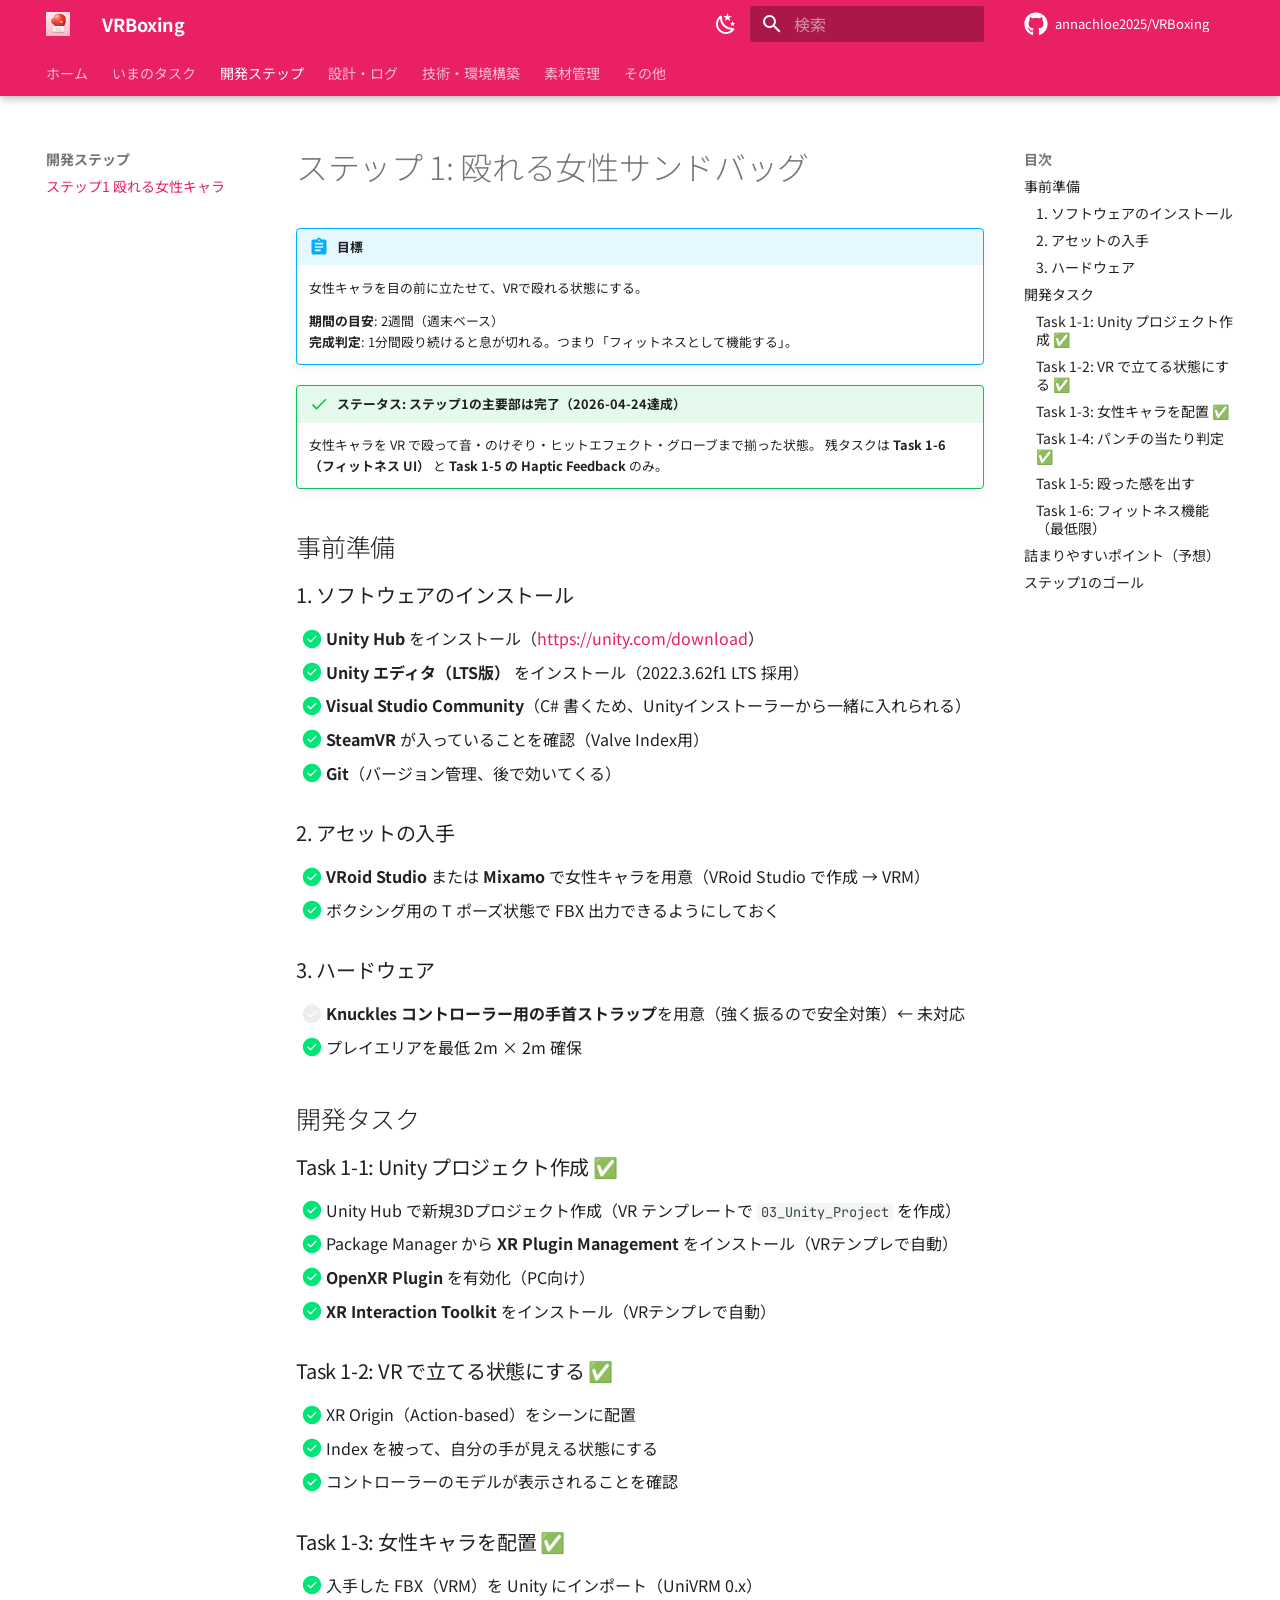
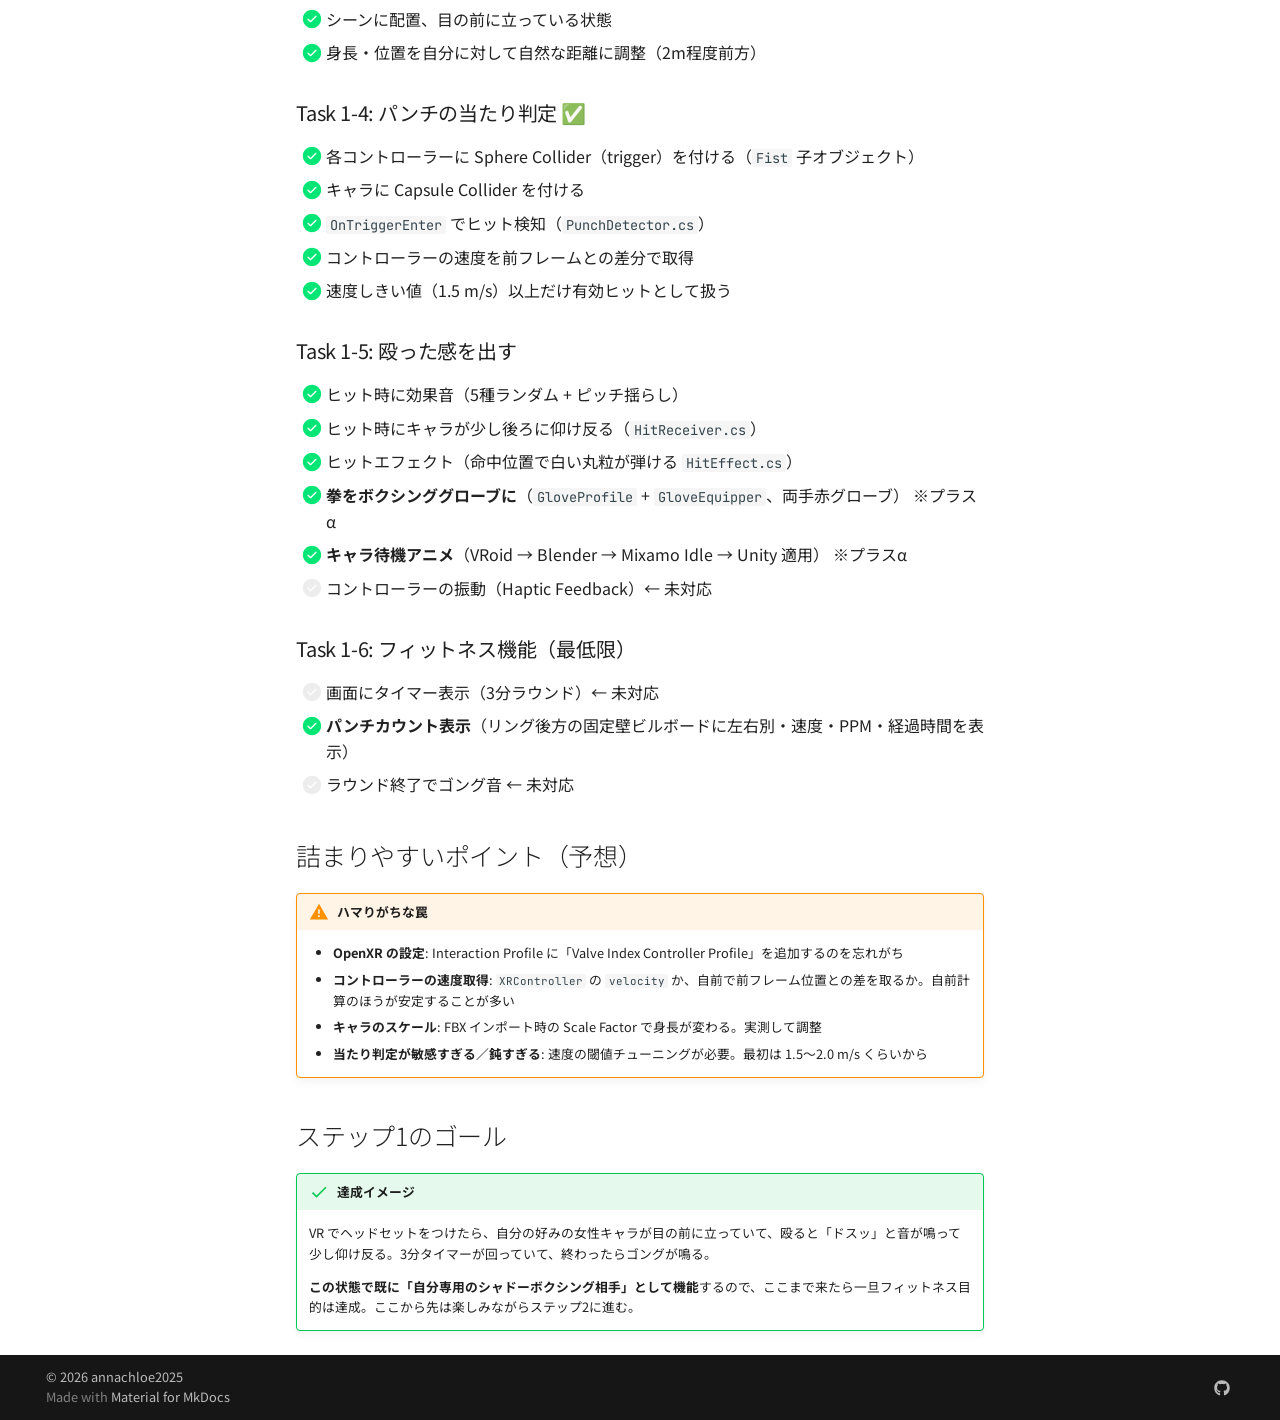
<file: steps/step1/index.html>
<!doctype html>
<html lang="ja" class="no-js">
  <head>
    
      <meta charset="utf-8">
      <meta name="viewport" content="width=device-width,initial-scale=1">
      
        <meta name="description" content="Valve Index 向け VR ボクシング／フィットネスゲームの個人開発プロジェクト">
      
      
      
        <link rel="canonical" href="https://annachloe2025.github.io/VRBoxing/steps/step1/">
      
      
        <link rel="prev" href="../../tasks/">
      
      
        <link rel="next" href="../../design/notes/">
      
      
        
      
      
      <link rel="icon" href="../../assets/icons/favicon-32.png">
      <meta name="generator" content="mkdocs-1.6.1, mkdocs-material-9.7.6">
    
    
      
        <title>ステップ1 殴れる女性キャラ - VRBoxing</title>
      
    
    
      <link rel="stylesheet" href="../../assets/stylesheets/main.484c7ddc.min.css">
      
        
        <link rel="stylesheet" href="../../assets/stylesheets/palette.ab4e12ef.min.css">
      
      


    
    
      
    
    
      
        
        
        <link rel="preconnect" href="https://fonts.gstatic.com" crossorigin>
        <link rel="stylesheet" href="https://fonts.googleapis.com/css?family=Noto+Sans+JP:300,300i,400,400i,700,700i%7CJetBrains+Mono:400,400i,700,700i&display=fallback">
        <style>:root{--md-text-font:"Noto Sans JP";--md-code-font:"JetBrains Mono"}</style>
      
    
    
      <link rel="stylesheet" href="../../stylesheets/extra.css">
    
    <script>__md_scope=new URL("../..",location),__md_hash=e=>[...e].reduce(((e,_)=>(e<<5)-e+_.charCodeAt(0)),0),__md_get=(e,_=localStorage,t=__md_scope)=>JSON.parse(_.getItem(t.pathname+"."+e)),__md_set=(e,_,t=localStorage,a=__md_scope)=>{try{t.setItem(a.pathname+"."+e,JSON.stringify(_))}catch(e){}}</script>
    
      

    
    
  <link rel="apple-touch-icon" sizes="180x180" href="../../assets/icons/apple-touch-icon-180.png">
  <link rel="icon" type="image/svg+xml" href="../../assets/icons/boxing-glove.svg">
  <link rel="icon" type="image/png" sizes="192x192" href="../../assets/icons/favicon-192.png">
  <link rel="icon" type="image/png" sizes="512x512" href="../../assets/icons/favicon-512.png">

  </head>
  
  
    
    
      
    
    
    
    
    <body dir="ltr" data-md-color-scheme="default" data-md-color-primary="pink" data-md-color-accent="pink">
  
    
    <input class="md-toggle" data-md-toggle="drawer" type="checkbox" id="__drawer" autocomplete="off">
    <input class="md-toggle" data-md-toggle="search" type="checkbox" id="__search" autocomplete="off">
    <label class="md-overlay" for="__drawer"></label>
    <div data-md-component="skip">
      
        
        <a href="#1" class="md-skip">
          コンテンツにスキップ
        </a>
      
    </div>
    <div data-md-component="announce">
      
    </div>
    
    
      

  

<header class="md-header md-header--shadow md-header--lifted" data-md-component="header">
  <nav class="md-header__inner md-grid" aria-label="ヘッダー">
    <a href="../.." title="VRBoxing" class="md-header__button md-logo" aria-label="VRBoxing" data-md-component="logo">
      
  <img src="../../assets/icons/boxing-glove.svg" alt="logo">

    </a>
    <label class="md-header__button md-icon" for="__drawer">
      
      <svg xmlns="http://www.w3.org/2000/svg" viewBox="0 0 24 24"><path d="M3 6h18v2H3zm0 5h18v2H3zm0 5h18v2H3z"/></svg>
    </label>
    <div class="md-header__title" data-md-component="header-title">
      <div class="md-header__ellipsis">
        <div class="md-header__topic">
          <span class="md-ellipsis">
            VRBoxing
          </span>
        </div>
        <div class="md-header__topic" data-md-component="header-topic">
          <span class="md-ellipsis">
            
              ステップ1 殴れる女性キャラ
            
          </span>
        </div>
      </div>
    </div>
    
      
        <form class="md-header__option" data-md-component="palette">
  
    
    
    
    <input class="md-option" data-md-color-media="(prefers-color-scheme: light)" data-md-color-scheme="default" data-md-color-primary="pink" data-md-color-accent="pink"  aria-label="ダークモードに切替"  type="radio" name="__palette" id="__palette_0">
    
      <label class="md-header__button md-icon" title="ダークモードに切替" for="__palette_1" hidden>
        <svg xmlns="http://www.w3.org/2000/svg" viewBox="0 0 24 24"><path d="m17.75 4.09-2.53 1.94.91 3.06-2.63-1.81-2.63 1.81.91-3.06-2.53-1.94L12.44 4l1.06-3 1.06 3zm3.5 6.91-1.64 1.25.59 1.98-1.7-1.17-1.7 1.17.59-1.98L15.75 11l2.06-.05L18.5 9l.69 1.95zm-2.28 4.95c.83-.08 1.72 1.1 1.19 1.85-.32.45-.66.87-1.08 1.27C15.17 23 8.84 23 4.94 19.07c-3.91-3.9-3.91-10.24 0-14.14.4-.4.82-.76 1.27-1.08.75-.53 1.93.36 1.85 1.19-.27 2.86.69 5.83 2.89 8.02a9.96 9.96 0 0 0 8.02 2.89m-1.64 2.02a12.08 12.08 0 0 1-7.8-3.47c-2.17-2.19-3.33-5-3.49-7.82-2.81 3.14-2.7 7.96.31 10.98 3.02 3.01 7.84 3.12 10.98.31"/></svg>
      </label>
    
  
    
    
    
    <input class="md-option" data-md-color-media="(prefers-color-scheme: dark)" data-md-color-scheme="slate" data-md-color-primary="pink" data-md-color-accent="pink"  aria-label="ライトモードに切替"  type="radio" name="__palette" id="__palette_1">
    
      <label class="md-header__button md-icon" title="ライトモードに切替" for="__palette_0" hidden>
        <svg xmlns="http://www.w3.org/2000/svg" viewBox="0 0 24 24"><path d="M12 7a5 5 0 0 1 5 5 5 5 0 0 1-5 5 5 5 0 0 1-5-5 5 5 0 0 1 5-5m0 2a3 3 0 0 0-3 3 3 3 0 0 0 3 3 3 3 0 0 0 3-3 3 3 0 0 0-3-3m0-7 2.39 3.42C13.65 5.15 12.84 5 12 5s-1.65.15-2.39.42zM3.34 7l4.16-.35A7.2 7.2 0 0 0 5.94 8.5c-.44.74-.69 1.5-.83 2.29zm.02 10 1.76-3.77a7.131 7.131 0 0 0 2.38 4.14zM20.65 7l-1.77 3.79a7.02 7.02 0 0 0-2.38-4.15zm-.01 10-4.14.36c.59-.51 1.12-1.14 1.54-1.86.42-.73.69-1.5.83-2.29zM12 22l-2.41-3.44c.74.27 1.55.44 2.41.44.82 0 1.63-.17 2.37-.44z"/></svg>
      </label>
    
  
</form>
      
    
    
      <script>var palette=__md_get("__palette");if(palette&&palette.color){if("(prefers-color-scheme)"===palette.color.media){var media=matchMedia("(prefers-color-scheme: light)"),input=document.querySelector(media.matches?"[data-md-color-media='(prefers-color-scheme: light)']":"[data-md-color-media='(prefers-color-scheme: dark)']");palette.color.media=input.getAttribute("data-md-color-media"),palette.color.scheme=input.getAttribute("data-md-color-scheme"),palette.color.primary=input.getAttribute("data-md-color-primary"),palette.color.accent=input.getAttribute("data-md-color-accent")}for(var[key,value]of Object.entries(palette.color))document.body.setAttribute("data-md-color-"+key,value)}</script>
    
    
    
      
      
        <label class="md-header__button md-icon" for="__search">
          
          <svg xmlns="http://www.w3.org/2000/svg" viewBox="0 0 24 24"><path d="M9.5 3A6.5 6.5 0 0 1 16 9.5c0 1.61-.59 3.09-1.56 4.23l.27.27h.79l5 5-1.5 1.5-5-5v-.79l-.27-.27A6.52 6.52 0 0 1 9.5 16 6.5 6.5 0 0 1 3 9.5 6.5 6.5 0 0 1 9.5 3m0 2C7 5 5 7 5 9.5S7 14 9.5 14 14 12 14 9.5 12 5 9.5 5"/></svg>
        </label>
        <div class="md-search" data-md-component="search" role="dialog">
  <label class="md-search__overlay" for="__search"></label>
  <div class="md-search__inner" role="search">
    <form class="md-search__form" name="search">
      <input type="text" class="md-search__input" name="query" aria-label="検索" placeholder="検索" autocapitalize="off" autocorrect="off" autocomplete="off" spellcheck="false" data-md-component="search-query" required>
      <label class="md-search__icon md-icon" for="__search">
        
        <svg xmlns="http://www.w3.org/2000/svg" viewBox="0 0 24 24"><path d="M9.5 3A6.5 6.5 0 0 1 16 9.5c0 1.61-.59 3.09-1.56 4.23l.27.27h.79l5 5-1.5 1.5-5-5v-.79l-.27-.27A6.52 6.52 0 0 1 9.5 16 6.5 6.5 0 0 1 3 9.5 6.5 6.5 0 0 1 9.5 3m0 2C7 5 5 7 5 9.5S7 14 9.5 14 14 12 14 9.5 12 5 9.5 5"/></svg>
        
        <svg xmlns="http://www.w3.org/2000/svg" viewBox="0 0 24 24"><path d="M20 11v2H8l5.5 5.5-1.42 1.42L4.16 12l7.92-7.92L13.5 5.5 8 11z"/></svg>
      </label>
      <nav class="md-search__options" aria-label="検索">
        
          <a href="javascript:void(0)" class="md-search__icon md-icon" title="共有" aria-label="共有" data-clipboard data-clipboard-text="" data-md-component="search-share" tabindex="-1">
            
            <svg xmlns="http://www.w3.org/2000/svg" viewBox="0 0 24 24"><path d="M18 16.08c-.76 0-1.44.3-1.96.77L8.91 12.7c.05-.23.09-.46.09-.7s-.04-.47-.09-.7l7.05-4.11c.54.5 1.25.81 2.04.81a3 3 0 0 0 3-3 3 3 0 0 0-3-3 3 3 0 0 0-3 3c0 .24.04.47.09.7L8.04 9.81C7.5 9.31 6.79 9 6 9a3 3 0 0 0-3 3 3 3 0 0 0 3 3c.79 0 1.5-.31 2.04-.81l7.12 4.15c-.05.21-.08.43-.08.66 0 1.61 1.31 2.91 2.92 2.91s2.92-1.3 2.92-2.91A2.92 2.92 0 0 0 18 16.08"/></svg>
          </a>
        
        <button type="reset" class="md-search__icon md-icon" title="クリア" aria-label="クリア" tabindex="-1">
          
          <svg xmlns="http://www.w3.org/2000/svg" viewBox="0 0 24 24"><path d="M19 6.41 17.59 5 12 10.59 6.41 5 5 6.41 10.59 12 5 17.59 6.41 19 12 13.41 17.59 19 19 17.59 13.41 12z"/></svg>
        </button>
      </nav>
      
        <div class="md-search__suggest" data-md-component="search-suggest"></div>
      
    </form>
    <div class="md-search__output">
      <div class="md-search__scrollwrap" tabindex="0" data-md-scrollfix>
        <div class="md-search-result" data-md-component="search-result">
          <div class="md-search-result__meta">
            検索を初期化
          </div>
          <ol class="md-search-result__list" role="presentation"></ol>
        </div>
      </div>
    </div>
  </div>
</div>
      
    
    
      <div class="md-header__source">
        <a href="https://github.com/annachloe2025/VRBoxing" title="リポジトリへ" class="md-source" data-md-component="source">
  <div class="md-source__icon md-icon">
    
    <svg xmlns="http://www.w3.org/2000/svg" viewBox="0 0 512 512"><!--! Font Awesome Free 7.1.0 by @fontawesome - https://fontawesome.com License - https://fontawesome.com/license/free (Icons: CC BY 4.0, Fonts: SIL OFL 1.1, Code: MIT License) Copyright 2025 Fonticons, Inc.--><path d="M173.9 397.4c0 2-2.3 3.6-5.2 3.6-3.3.3-5.6-1.3-5.6-3.6 0-2 2.3-3.6 5.2-3.6 3-.3 5.6 1.3 5.6 3.6m-31.1-4.5c-.7 2 1.3 4.3 4.3 4.9 2.6 1 5.6 0 6.2-2s-1.3-4.3-4.3-5.2c-2.6-.7-5.5.3-6.2 2.3m44.2-1.7c-2.9.7-4.9 2.6-4.6 4.9.3 2 2.9 3.3 5.9 2.6 2.9-.7 4.9-2.6 4.6-4.6-.3-1.9-3-3.2-5.9-2.9M252.8 8C114.1 8 8 113.3 8 252c0 110.9 69.8 205.8 169.5 239.2 12.8 2.3 17.3-5.6 17.3-12.1 0-6.2-.3-40.4-.3-61.4 0 0-70 15-84.7-29.8 0 0-11.4-29.1-27.8-36.6 0 0-22.9-15.7 1.6-15.4 0 0 24.9 2 38.6 25.8 21.9 38.6 58.6 27.5 72.9 20.9 2.3-16 8.8-27.1 16-33.7-55.9-6.2-112.3-14.3-112.3-110.5 0-27.5 7.6-41.3 23.6-58.9-2.6-6.5-11.1-33.3 2.6-67.9 20.9-6.5 69 27 69 27 20-5.6 41.5-8.5 62.8-8.5s42.8 2.9 62.8 8.5c0 0 48.1-33.6 69-27 13.7 34.7 5.2 61.4 2.6 67.9 16 17.7 25.8 31.5 25.8 58.9 0 96.5-58.9 104.2-114.8 110.5 9.2 7.9 17 22.9 17 46.4 0 33.7-.3 75.4-.3 83.6 0 6.5 4.6 14.4 17.3 12.1C436.2 457.8 504 362.9 504 252 504 113.3 391.5 8 252.8 8M105.2 352.9c-1.3 1-1 3.3.7 5.2 1.6 1.6 3.9 2.3 5.2 1 1.3-1 1-3.3-.7-5.2-1.6-1.6-3.9-2.3-5.2-1m-10.8-8.1c-.7 1.3.3 2.9 2.3 3.9 1.6 1 3.6.7 4.3-.7.7-1.3-.3-2.9-2.3-3.9-2-.6-3.6-.3-4.3.7m32.4 35.6c-1.6 1.3-1 4.3 1.3 6.2 2.3 2.3 5.2 2.6 6.5 1 1.3-1.3.7-4.3-1.3-6.2-2.2-2.3-5.2-2.6-6.5-1m-11.4-14.7c-1.6 1-1.6 3.6 0 5.9s4.3 3.3 5.6 2.3c1.6-1.3 1.6-3.9 0-6.2-1.4-2.3-4-3.3-5.6-2"/></svg>
  </div>
  <div class="md-source__repository">
    annachloe2025/VRBoxing
  </div>
</a>
      </div>
    
  </nav>
  
    
      
<nav class="md-tabs" aria-label="タブ" data-md-component="tabs">
  <div class="md-grid">
    <ul class="md-tabs__list">
      
        
  
  
  
  
    <li class="md-tabs__item">
      <a href="../.." class="md-tabs__link">
        
  
  
    
  
  ホーム

      </a>
    </li>
  

      
        
  
  
  
  
    <li class="md-tabs__item">
      <a href="../../tasks/" class="md-tabs__link">
        
  
  
    
  
  いまのタスク

      </a>
    </li>
  

      
        
  
  
  
    
  
  
    
    
      <li class="md-tabs__item md-tabs__item--active">
        <a href="./" class="md-tabs__link">
          
  
  
    
  
  開発ステップ

        </a>
      </li>
    
  

      
        
  
  
  
  
    
    
      <li class="md-tabs__item">
        <a href="../../design/notes/" class="md-tabs__link">
          
  
  
    
  
  設計・ログ

        </a>
      </li>
    
  

      
        
  
  
  
  
    
    
      <li class="md-tabs__item">
        <a href="../../tech/unity/" class="md-tabs__link">
          
  
  
    
  
  技術・環境構築

        </a>
      </li>
    
  

      
        
  
  
  
  
    
    
      <li class="md-tabs__item">
        <a href="../../assets/overview/" class="md-tabs__link">
          
  
  
    
  
  素材管理

        </a>
      </li>
    
  

      
        
  
  
  
  
    
    
      <li class="md-tabs__item">
        <a href="../../misc/reference/" class="md-tabs__link">
          
  
  
    
  
  その他

        </a>
      </li>
    
  

      
    </ul>
  </div>
</nav>
    
  
</header>
    
    <div class="md-container" data-md-component="container">
      
      
        
      
      <main class="md-main" data-md-component="main">
        <div class="md-main__inner md-grid">
          
            
              
              <div class="md-sidebar md-sidebar--primary" data-md-component="sidebar" data-md-type="navigation" >
                <div class="md-sidebar__scrollwrap">
                  <div class="md-sidebar__inner">
                    


  


<nav class="md-nav md-nav--primary md-nav--lifted" aria-label="ナビゲーション" data-md-level="0">
  <label class="md-nav__title" for="__drawer">
    <a href="../.." title="VRBoxing" class="md-nav__button md-logo" aria-label="VRBoxing" data-md-component="logo">
      
  <img src="../../assets/icons/boxing-glove.svg" alt="logo">

    </a>
    VRBoxing
  </label>
  
    <div class="md-nav__source">
      <a href="https://github.com/annachloe2025/VRBoxing" title="リポジトリへ" class="md-source" data-md-component="source">
  <div class="md-source__icon md-icon">
    
    <svg xmlns="http://www.w3.org/2000/svg" viewBox="0 0 512 512"><!--! Font Awesome Free 7.1.0 by @fontawesome - https://fontawesome.com License - https://fontawesome.com/license/free (Icons: CC BY 4.0, Fonts: SIL OFL 1.1, Code: MIT License) Copyright 2025 Fonticons, Inc.--><path d="M173.9 397.4c0 2-2.3 3.6-5.2 3.6-3.3.3-5.6-1.3-5.6-3.6 0-2 2.3-3.6 5.2-3.6 3-.3 5.6 1.3 5.6 3.6m-31.1-4.5c-.7 2 1.3 4.3 4.3 4.9 2.6 1 5.6 0 6.2-2s-1.3-4.3-4.3-5.2c-2.6-.7-5.5.3-6.2 2.3m44.2-1.7c-2.9.7-4.9 2.6-4.6 4.9.3 2 2.9 3.3 5.9 2.6 2.9-.7 4.9-2.6 4.6-4.6-.3-1.9-3-3.2-5.9-2.9M252.8 8C114.1 8 8 113.3 8 252c0 110.9 69.8 205.8 169.5 239.2 12.8 2.3 17.3-5.6 17.3-12.1 0-6.2-.3-40.4-.3-61.4 0 0-70 15-84.7-29.8 0 0-11.4-29.1-27.8-36.6 0 0-22.9-15.7 1.6-15.4 0 0 24.9 2 38.6 25.8 21.9 38.6 58.6 27.5 72.9 20.9 2.3-16 8.8-27.1 16-33.7-55.9-6.2-112.3-14.3-112.3-110.5 0-27.5 7.6-41.3 23.6-58.9-2.6-6.5-11.1-33.3 2.6-67.9 20.9-6.5 69 27 69 27 20-5.6 41.5-8.5 62.8-8.5s42.8 2.9 62.8 8.5c0 0 48.1-33.6 69-27 13.7 34.7 5.2 61.4 2.6 67.9 16 17.7 25.8 31.5 25.8 58.9 0 96.5-58.9 104.2-114.8 110.5 9.2 7.9 17 22.9 17 46.4 0 33.7-.3 75.4-.3 83.6 0 6.5 4.6 14.4 17.3 12.1C436.2 457.8 504 362.9 504 252 504 113.3 391.5 8 252.8 8M105.2 352.9c-1.3 1-1 3.3.7 5.2 1.6 1.6 3.9 2.3 5.2 1 1.3-1 1-3.3-.7-5.2-1.6-1.6-3.9-2.3-5.2-1m-10.8-8.1c-.7 1.3.3 2.9 2.3 3.9 1.6 1 3.6.7 4.3-.7.7-1.3-.3-2.9-2.3-3.9-2-.6-3.6-.3-4.3.7m32.4 35.6c-1.6 1.3-1 4.3 1.3 6.2 2.3 2.3 5.2 2.6 6.5 1 1.3-1.3.7-4.3-1.3-6.2-2.2-2.3-5.2-2.6-6.5-1m-11.4-14.7c-1.6 1-1.6 3.6 0 5.9s4.3 3.3 5.6 2.3c1.6-1.3 1.6-3.9 0-6.2-1.4-2.3-4-3.3-5.6-2"/></svg>
  </div>
  <div class="md-source__repository">
    annachloe2025/VRBoxing
  </div>
</a>
    </div>
  
  <ul class="md-nav__list" data-md-scrollfix>
    
      
      
  
  
  
  
    <li class="md-nav__item">
      <a href="../.." class="md-nav__link">
        
  
  
  <span class="md-ellipsis">
    
  
    ホーム
  

    
  </span>
  
  

      </a>
    </li>
  

    
      
      
  
  
  
  
    <li class="md-nav__item">
      <a href="../../tasks/" class="md-nav__link">
        
  
  
  <span class="md-ellipsis">
    
  
    いまのタスク
  

    
  </span>
  
  

      </a>
    </li>
  

    
      
      
  
  
    
  
  
  
    
    
      
        
      
    
    
    
      
        
        
      
      
        
      
    
    
    <li class="md-nav__item md-nav__item--active md-nav__item--section md-nav__item--nested">
      
        
        
        <input class="md-nav__toggle md-toggle " type="checkbox" id="__nav_3" checked>
        
          
          <label class="md-nav__link" for="__nav_3" id="__nav_3_label" tabindex="">
            
  
  
  <span class="md-ellipsis">
    
  
    開発ステップ
  

    
  </span>
  
  

            <span class="md-nav__icon md-icon"></span>
          </label>
        
        <nav class="md-nav" data-md-level="1" aria-labelledby="__nav_3_label" aria-expanded="true">
          <label class="md-nav__title" for="__nav_3">
            <span class="md-nav__icon md-icon"></span>
            
  
    開発ステップ
  

          </label>
          <ul class="md-nav__list" data-md-scrollfix>
            
              
                
  
  
    
  
  
  
    <li class="md-nav__item md-nav__item--active">
      
      <input class="md-nav__toggle md-toggle" type="checkbox" id="__toc">
      
      
        
      
      
        <label class="md-nav__link md-nav__link--active" for="__toc">
          
  
  
  <span class="md-ellipsis">
    
  
    ステップ1 殴れる女性キャラ
  

    
  </span>
  
  

          <span class="md-nav__icon md-icon"></span>
        </label>
      
      <a href="./" class="md-nav__link md-nav__link--active">
        
  
  
  <span class="md-ellipsis">
    
  
    ステップ1 殴れる女性キャラ
  

    
  </span>
  
  

      </a>
      
        

<nav class="md-nav md-nav--secondary" aria-label="目次">
  
  
  
    
  
  
    <label class="md-nav__title" for="__toc">
      <span class="md-nav__icon md-icon"></span>
      目次
    </label>
    <ul class="md-nav__list" data-md-component="toc" data-md-scrollfix>
      
        <li class="md-nav__item">
  <a href="#_1" class="md-nav__link">
    <span class="md-ellipsis">
      
        事前準備
      
    </span>
  </a>
  
    <nav class="md-nav" aria-label="事前準備">
      <ul class="md-nav__list">
        
          <li class="md-nav__item">
  <a href="#1_1" class="md-nav__link">
    <span class="md-ellipsis">
      
        1. ソフトウェアのインストール
      
    </span>
  </a>
  
</li>
        
          <li class="md-nav__item">
  <a href="#2" class="md-nav__link">
    <span class="md-ellipsis">
      
        2. アセットの入手
      
    </span>
  </a>
  
</li>
        
          <li class="md-nav__item">
  <a href="#3" class="md-nav__link">
    <span class="md-ellipsis">
      
        3. ハードウェア
      
    </span>
  </a>
  
</li>
        
      </ul>
    </nav>
  
</li>
      
        <li class="md-nav__item">
  <a href="#_2" class="md-nav__link">
    <span class="md-ellipsis">
      
        開発タスク
      
    </span>
  </a>
  
    <nav class="md-nav" aria-label="開発タスク">
      <ul class="md-nav__list">
        
          <li class="md-nav__item">
  <a href="#task-1-1-unity" class="md-nav__link">
    <span class="md-ellipsis">
      
        Task 1-1: Unity プロジェクト作成 ✅
      
    </span>
  </a>
  
</li>
        
          <li class="md-nav__item">
  <a href="#task-1-2-vr" class="md-nav__link">
    <span class="md-ellipsis">
      
        Task 1-2: VR で立てる状態にする ✅
      
    </span>
  </a>
  
</li>
        
          <li class="md-nav__item">
  <a href="#task-1-3" class="md-nav__link">
    <span class="md-ellipsis">
      
        Task 1-3: 女性キャラを配置 ✅
      
    </span>
  </a>
  
</li>
        
          <li class="md-nav__item">
  <a href="#task-1-4" class="md-nav__link">
    <span class="md-ellipsis">
      
        Task 1-4: パンチの当たり判定 ✅
      
    </span>
  </a>
  
</li>
        
          <li class="md-nav__item">
  <a href="#task-1-5" class="md-nav__link">
    <span class="md-ellipsis">
      
        Task 1-5: 殴った感を出す
      
    </span>
  </a>
  
</li>
        
          <li class="md-nav__item">
  <a href="#task-1-6" class="md-nav__link">
    <span class="md-ellipsis">
      
        Task 1-6: フィットネス機能（最低限）
      
    </span>
  </a>
  
</li>
        
      </ul>
    </nav>
  
</li>
      
        <li class="md-nav__item">
  <a href="#_3" class="md-nav__link">
    <span class="md-ellipsis">
      
        詰まりやすいポイント（予想）
      
    </span>
  </a>
  
</li>
      
        <li class="md-nav__item">
  <a href="#1_2" class="md-nav__link">
    <span class="md-ellipsis">
      
        ステップ1のゴール
      
    </span>
  </a>
  
</li>
      
    </ul>
  
</nav>
      
    </li>
  

              
            
          </ul>
        </nav>
      
    </li>
  

    
      
      
  
  
  
  
    
    
      
        
      
        
      
    
    
    
      
      
        
      
    
    
    <li class="md-nav__item md-nav__item--nested">
      
        
        
        <input class="md-nav__toggle md-toggle " type="checkbox" id="__nav_4" >
        
          
          <label class="md-nav__link" for="__nav_4" id="__nav_4_label" tabindex="0">
            
  
  
  <span class="md-ellipsis">
    
  
    設計・ログ
  

    
  </span>
  
  

            <span class="md-nav__icon md-icon"></span>
          </label>
        
        <nav class="md-nav" data-md-level="1" aria-labelledby="__nav_4_label" aria-expanded="false">
          <label class="md-nav__title" for="__nav_4">
            <span class="md-nav__icon md-icon"></span>
            
  
    設計・ログ
  

          </label>
          <ul class="md-nav__list" data-md-scrollfix>
            
              
                
  
  
  
  
    <li class="md-nav__item">
      <a href="../../design/notes/" class="md-nav__link">
        
  
  
  <span class="md-ellipsis">
    
  
    ゲーム設計メモ
  

    
  </span>
  
  

      </a>
    </li>
  

              
            
              
                
  
  
  
  
    <li class="md-nav__item">
      <a href="../../design/dev-log/" class="md-nav__link">
        
  
  
  <span class="md-ellipsis">
    
  
    開発ログ
  

    
  </span>
  
  

      </a>
    </li>
  

              
            
          </ul>
        </nav>
      
    </li>
  

    
      
      
  
  
  
  
    
    
      
        
      
        
      
        
      
    
    
    
      
      
        
      
    
    
    <li class="md-nav__item md-nav__item--nested">
      
        
        
        <input class="md-nav__toggle md-toggle " type="checkbox" id="__nav_5" >
        
          
          <label class="md-nav__link" for="__nav_5" id="__nav_5_label" tabindex="0">
            
  
  
  <span class="md-ellipsis">
    
  
    技術・環境構築
  

    
  </span>
  
  

            <span class="md-nav__icon md-icon"></span>
          </label>
        
        <nav class="md-nav" data-md-level="1" aria-labelledby="__nav_5_label" aria-expanded="false">
          <label class="md-nav__title" for="__nav_5">
            <span class="md-nav__icon md-icon"></span>
            
  
    技術・環境構築
  

          </label>
          <ul class="md-nav__list" data-md-scrollfix>
            
              
                
  
  
  
  
    <li class="md-nav__item">
      <a href="../../tech/unity/" class="md-nav__link">
        
  
  
  <span class="md-ellipsis">
    
  
    Unity プロジェクト
  

    
  </span>
  
  

      </a>
    </li>
  

              
            
              
                
  
  
  
  
    <li class="md-nav__item">
      <a href="../../tech/github-setup/" class="md-nav__link">
        
  
  
  <span class="md-ellipsis">
    
  
    GitHub セットアップ
  

    
  </span>
  
  

      </a>
    </li>
  

              
            
              
                
  
  
  
  
    <li class="md-nav__item">
      <a href="../../tech/docs-site-guide/" class="md-nav__link">
        
  
  
  <span class="md-ellipsis">
    
  
    ドキュメントサイト運用
  

    
  </span>
  
  

      </a>
    </li>
  

              
            
          </ul>
        </nav>
      
    </li>
  

    
      
      
  
  
  
  
    
    
      
        
      
        
      
    
    
    
      
      
        
      
    
    
    <li class="md-nav__item md-nav__item--nested">
      
        
        
        <input class="md-nav__toggle md-toggle " type="checkbox" id="__nav_6" >
        
          
          <label class="md-nav__link" for="__nav_6" id="__nav_6_label" tabindex="0">
            
  
  
  <span class="md-ellipsis">
    
  
    素材管理
  

    
  </span>
  
  

            <span class="md-nav__icon md-icon"></span>
          </label>
        
        <nav class="md-nav" data-md-level="1" aria-labelledby="__nav_6_label" aria-expanded="false">
          <label class="md-nav__title" for="__nav_6">
            <span class="md-nav__icon md-icon"></span>
            
  
    素材管理
  

          </label>
          <ul class="md-nav__list" data-md-scrollfix>
            
              
                
  
  
  
  
    <li class="md-nav__item">
      <a href="../../assets/overview/" class="md-nav__link">
        
  
  
  <span class="md-ellipsis">
    
  
    素材全体ルール
  

    
  </span>
  
  

      </a>
    </li>
  

              
            
              
                
  
  
  
  
    <li class="md-nav__item">
      <a href="../../assets/characters/" class="md-nav__link">
        
  
  
  <span class="md-ellipsis">
    
  
    キャラクター素材
  

    
  </span>
  
  

      </a>
    </li>
  

              
            
          </ul>
        </nav>
      
    </li>
  

    
      
      
  
  
  
  
    
    
      
        
      
        
      
        
      
    
    
    
      
      
        
      
    
    
    <li class="md-nav__item md-nav__item--nested">
      
        
        
        <input class="md-nav__toggle md-toggle " type="checkbox" id="__nav_7" >
        
          
          <label class="md-nav__link" for="__nav_7" id="__nav_7_label" tabindex="0">
            
  
  
  <span class="md-ellipsis">
    
  
    その他
  

    
  </span>
  
  

            <span class="md-nav__icon md-icon"></span>
          </label>
        
        <nav class="md-nav" data-md-level="1" aria-labelledby="__nav_7_label" aria-expanded="false">
          <label class="md-nav__title" for="__nav_7">
            <span class="md-nav__icon md-icon"></span>
            
  
    その他
  

          </label>
          <ul class="md-nav__list" data-md-scrollfix>
            
              
                
  
  
  
  
    <li class="md-nav__item">
      <a href="../../misc/reference/" class="md-nav__link">
        
  
  
  <span class="md-ellipsis">
    
  
    参考資料
  

    
  </span>
  
  

      </a>
    </li>
  

              
            
              
                
  
  
  
  
    <li class="md-nav__item">
      <a href="../../misc/builds/" class="md-nav__link">
        
  
  
  <span class="md-ellipsis">
    
  
    ビルド
  

    
  </span>
  
  

      </a>
    </li>
  

              
            
              
                
  
  
  
  
    <li class="md-nav__item">
      <a href="../../misc/backups/" class="md-nav__link">
        
  
  
  <span class="md-ellipsis">
    
  
    バックアップ
  

    
  </span>
  
  

      </a>
    </li>
  

              
            
          </ul>
        </nav>
      
    </li>
  

    
  </ul>
</nav>
                  </div>
                </div>
              </div>
            
            
              
              <div class="md-sidebar md-sidebar--secondary" data-md-component="sidebar" data-md-type="toc" >
                <div class="md-sidebar__scrollwrap">
                  <div class="md-sidebar__inner">
                    

<nav class="md-nav md-nav--secondary" aria-label="目次">
  
  
  
    
  
  
    <label class="md-nav__title" for="__toc">
      <span class="md-nav__icon md-icon"></span>
      目次
    </label>
    <ul class="md-nav__list" data-md-component="toc" data-md-scrollfix>
      
        <li class="md-nav__item">
  <a href="#_1" class="md-nav__link">
    <span class="md-ellipsis">
      
        事前準備
      
    </span>
  </a>
  
    <nav class="md-nav" aria-label="事前準備">
      <ul class="md-nav__list">
        
          <li class="md-nav__item">
  <a href="#1_1" class="md-nav__link">
    <span class="md-ellipsis">
      
        1. ソフトウェアのインストール
      
    </span>
  </a>
  
</li>
        
          <li class="md-nav__item">
  <a href="#2" class="md-nav__link">
    <span class="md-ellipsis">
      
        2. アセットの入手
      
    </span>
  </a>
  
</li>
        
          <li class="md-nav__item">
  <a href="#3" class="md-nav__link">
    <span class="md-ellipsis">
      
        3. ハードウェア
      
    </span>
  </a>
  
</li>
        
      </ul>
    </nav>
  
</li>
      
        <li class="md-nav__item">
  <a href="#_2" class="md-nav__link">
    <span class="md-ellipsis">
      
        開発タスク
      
    </span>
  </a>
  
    <nav class="md-nav" aria-label="開発タスク">
      <ul class="md-nav__list">
        
          <li class="md-nav__item">
  <a href="#task-1-1-unity" class="md-nav__link">
    <span class="md-ellipsis">
      
        Task 1-1: Unity プロジェクト作成 ✅
      
    </span>
  </a>
  
</li>
        
          <li class="md-nav__item">
  <a href="#task-1-2-vr" class="md-nav__link">
    <span class="md-ellipsis">
      
        Task 1-2: VR で立てる状態にする ✅
      
    </span>
  </a>
  
</li>
        
          <li class="md-nav__item">
  <a href="#task-1-3" class="md-nav__link">
    <span class="md-ellipsis">
      
        Task 1-3: 女性キャラを配置 ✅
      
    </span>
  </a>
  
</li>
        
          <li class="md-nav__item">
  <a href="#task-1-4" class="md-nav__link">
    <span class="md-ellipsis">
      
        Task 1-4: パンチの当たり判定 ✅
      
    </span>
  </a>
  
</li>
        
          <li class="md-nav__item">
  <a href="#task-1-5" class="md-nav__link">
    <span class="md-ellipsis">
      
        Task 1-5: 殴った感を出す
      
    </span>
  </a>
  
</li>
        
          <li class="md-nav__item">
  <a href="#task-1-6" class="md-nav__link">
    <span class="md-ellipsis">
      
        Task 1-6: フィットネス機能（最低限）
      
    </span>
  </a>
  
</li>
        
      </ul>
    </nav>
  
</li>
      
        <li class="md-nav__item">
  <a href="#_3" class="md-nav__link">
    <span class="md-ellipsis">
      
        詰まりやすいポイント（予想）
      
    </span>
  </a>
  
</li>
      
        <li class="md-nav__item">
  <a href="#1_2" class="md-nav__link">
    <span class="md-ellipsis">
      
        ステップ1のゴール
      
    </span>
  </a>
  
</li>
      
    </ul>
  
</nav>
                  </div>
                </div>
              </div>
            
          
          
            <div class="md-content" data-md-component="content">
              
              <article class="md-content__inner md-typeset">
                
                  


  
  


<h1 id="1">ステップ 1: 殴れる女性サンドバッグ<a class="headerlink" href="#1" title="Permanent link">&para;</a></h1>
<div class="admonition abstract">
<p class="admonition-title">目標</p>
<p>女性キャラを目の前に立たせて、VRで殴れる状態にする。</p>
<p><strong>期間の目安</strong>: 2週間（週末ベース）<br />
<strong>完成判定</strong>: 1分間殴り続けると息が切れる。つまり「フィットネスとして機能する」。</p>
</div>
<div class="admonition success">
<p class="admonition-title">ステータス: ステップ1の主要部は完了（2026-04-24達成）</p>
<p>女性キャラを VR で殴って音・のけぞり・ヒットエフェクト・グローブまで揃った状態。
残タスクは <strong>Task 1-6（フィットネス UI）</strong> と <strong>Task 1-5 の Haptic Feedback</strong> のみ。</p>
</div>
<h2 id="_1">事前準備<a class="headerlink" href="#_1" title="Permanent link">&para;</a></h2>
<h3 id="1_1">1. ソフトウェアのインストール<a class="headerlink" href="#1_1" title="Permanent link">&para;</a></h3>
<ul class="task-list">
<li class="task-list-item"><label class="task-list-control"><input type="checkbox" disabled checked/><span class="task-list-indicator"></span></label> <strong>Unity Hub</strong> をインストール（<a href="https://unity.com/download">https://unity.com/download</a>）</li>
<li class="task-list-item"><label class="task-list-control"><input type="checkbox" disabled checked/><span class="task-list-indicator"></span></label> <strong>Unity エディタ（LTS版）</strong> をインストール（2022.3.62f1 LTS 採用）</li>
<li class="task-list-item"><label class="task-list-control"><input type="checkbox" disabled checked/><span class="task-list-indicator"></span></label> <strong>Visual Studio Community</strong>（C# 書くため、Unityインストーラーから一緒に入れられる）</li>
<li class="task-list-item"><label class="task-list-control"><input type="checkbox" disabled checked/><span class="task-list-indicator"></span></label> <strong>SteamVR</strong> が入っていることを確認（Valve Index用）</li>
<li class="task-list-item"><label class="task-list-control"><input type="checkbox" disabled checked/><span class="task-list-indicator"></span></label> <strong>Git</strong>（バージョン管理、後で効いてくる）</li>
</ul>
<h3 id="2">2. アセットの入手<a class="headerlink" href="#2" title="Permanent link">&para;</a></h3>
<ul class="task-list">
<li class="task-list-item"><label class="task-list-control"><input type="checkbox" disabled checked/><span class="task-list-indicator"></span></label> <strong>VRoid Studio</strong> または <strong>Mixamo</strong> で女性キャラを用意（VRoid Studio で作成 → VRM）</li>
<li class="task-list-item"><label class="task-list-control"><input type="checkbox" disabled checked/><span class="task-list-indicator"></span></label> ボクシング用の T ポーズ状態で FBX 出力できるようにしておく</li>
</ul>
<h3 id="3">3. ハードウェア<a class="headerlink" href="#3" title="Permanent link">&para;</a></h3>
<ul class="task-list">
<li class="task-list-item"><label class="task-list-control"><input type="checkbox" disabled/><span class="task-list-indicator"></span></label> <strong>Knuckles コントローラー用の手首ストラップ</strong>を用意（強く振るので安全対策）← 未対応</li>
<li class="task-list-item"><label class="task-list-control"><input type="checkbox" disabled checked/><span class="task-list-indicator"></span></label> プレイエリアを最低 2m × 2m 確保</li>
</ul>
<h2 id="_2">開発タスク<a class="headerlink" href="#_2" title="Permanent link">&para;</a></h2>
<h3 id="task-1-1-unity">Task 1-1: Unity プロジェクト作成 ✅<a class="headerlink" href="#task-1-1-unity" title="Permanent link">&para;</a></h3>
<ul class="task-list">
<li class="task-list-item"><label class="task-list-control"><input type="checkbox" disabled checked/><span class="task-list-indicator"></span></label> Unity Hub で新規3Dプロジェクト作成（VR テンプレートで <code>03_Unity_Project</code> を作成）</li>
<li class="task-list-item"><label class="task-list-control"><input type="checkbox" disabled checked/><span class="task-list-indicator"></span></label> Package Manager から <strong>XR Plugin Management</strong> をインストール（VRテンプレで自動）</li>
<li class="task-list-item"><label class="task-list-control"><input type="checkbox" disabled checked/><span class="task-list-indicator"></span></label> <strong>OpenXR Plugin</strong> を有効化（PC向け）</li>
<li class="task-list-item"><label class="task-list-control"><input type="checkbox" disabled checked/><span class="task-list-indicator"></span></label> <strong>XR Interaction Toolkit</strong> をインストール（VRテンプレで自動）</li>
</ul>
<h3 id="task-1-2-vr">Task 1-2: VR で立てる状態にする ✅<a class="headerlink" href="#task-1-2-vr" title="Permanent link">&para;</a></h3>
<ul class="task-list">
<li class="task-list-item"><label class="task-list-control"><input type="checkbox" disabled checked/><span class="task-list-indicator"></span></label> XR Origin（Action-based）をシーンに配置</li>
<li class="task-list-item"><label class="task-list-control"><input type="checkbox" disabled checked/><span class="task-list-indicator"></span></label> Index を被って、自分の手が見える状態にする</li>
<li class="task-list-item"><label class="task-list-control"><input type="checkbox" disabled checked/><span class="task-list-indicator"></span></label> コントローラーのモデルが表示されることを確認</li>
</ul>
<h3 id="task-1-3">Task 1-3: 女性キャラを配置 ✅<a class="headerlink" href="#task-1-3" title="Permanent link">&para;</a></h3>
<ul class="task-list">
<li class="task-list-item"><label class="task-list-control"><input type="checkbox" disabled checked/><span class="task-list-indicator"></span></label> 入手した FBX（VRM）を Unity にインポート（UniVRM 0.x）</li>
<li class="task-list-item"><label class="task-list-control"><input type="checkbox" disabled checked/><span class="task-list-indicator"></span></label> シーンに配置、目の前に立っている状態</li>
<li class="task-list-item"><label class="task-list-control"><input type="checkbox" disabled checked/><span class="task-list-indicator"></span></label> 身長・位置を自分に対して自然な距離に調整（2m程度前方）</li>
</ul>
<h3 id="task-1-4">Task 1-4: パンチの当たり判定 ✅<a class="headerlink" href="#task-1-4" title="Permanent link">&para;</a></h3>
<ul class="task-list">
<li class="task-list-item"><label class="task-list-control"><input type="checkbox" disabled checked/><span class="task-list-indicator"></span></label> 各コントローラーに Sphere Collider（trigger）を付ける（<code>Fist</code> 子オブジェクト）</li>
<li class="task-list-item"><label class="task-list-control"><input type="checkbox" disabled checked/><span class="task-list-indicator"></span></label> キャラに Capsule Collider を付ける</li>
<li class="task-list-item"><label class="task-list-control"><input type="checkbox" disabled checked/><span class="task-list-indicator"></span></label> <code>OnTriggerEnter</code> でヒット検知（<code>PunchDetector.cs</code>）</li>
<li class="task-list-item"><label class="task-list-control"><input type="checkbox" disabled checked/><span class="task-list-indicator"></span></label> コントローラーの速度を前フレームとの差分で取得</li>
<li class="task-list-item"><label class="task-list-control"><input type="checkbox" disabled checked/><span class="task-list-indicator"></span></label> 速度しきい値（1.5 m/s）以上だけ有効ヒットとして扱う</li>
</ul>
<h3 id="task-1-5">Task 1-5: 殴った感を出す<a class="headerlink" href="#task-1-5" title="Permanent link">&para;</a></h3>
<ul class="task-list">
<li class="task-list-item"><label class="task-list-control"><input type="checkbox" disabled checked/><span class="task-list-indicator"></span></label> ヒット時に効果音（5種ランダム + ピッチ揺らし）</li>
<li class="task-list-item"><label class="task-list-control"><input type="checkbox" disabled checked/><span class="task-list-indicator"></span></label> ヒット時にキャラが少し後ろに仰け反る（<code>HitReceiver.cs</code>）</li>
<li class="task-list-item"><label class="task-list-control"><input type="checkbox" disabled checked/><span class="task-list-indicator"></span></label> ヒットエフェクト（命中位置で白い丸粒が弾ける <code>HitEffect.cs</code>）</li>
<li class="task-list-item"><label class="task-list-control"><input type="checkbox" disabled checked/><span class="task-list-indicator"></span></label> <strong>拳をボクシンググローブに</strong>（<code>GloveProfile</code> + <code>GloveEquipper</code>、両手赤グローブ） ※プラスα</li>
<li class="task-list-item"><label class="task-list-control"><input type="checkbox" disabled checked/><span class="task-list-indicator"></span></label> <strong>キャラ待機アニメ</strong>（VRoid → Blender → Mixamo Idle → Unity 適用） ※プラスα</li>
<li class="task-list-item"><label class="task-list-control"><input type="checkbox" disabled/><span class="task-list-indicator"></span></label> コントローラーの振動（Haptic Feedback）← 未対応</li>
</ul>
<h3 id="task-1-6">Task 1-6: フィットネス機能（最低限）<a class="headerlink" href="#task-1-6" title="Permanent link">&para;</a></h3>
<ul class="task-list">
<li class="task-list-item"><label class="task-list-control"><input type="checkbox" disabled/><span class="task-list-indicator"></span></label> 画面にタイマー表示（3分ラウンド）← 未対応</li>
<li class="task-list-item"><label class="task-list-control"><input type="checkbox" disabled checked/><span class="task-list-indicator"></span></label> <strong>パンチカウント表示</strong>（リング後方の固定壁ビルボードに左右別・速度・PPM・経過時間を表示）</li>
<li class="task-list-item"><label class="task-list-control"><input type="checkbox" disabled/><span class="task-list-indicator"></span></label> ラウンド終了でゴング音 ← 未対応</li>
</ul>
<h2 id="_3">詰まりやすいポイント（予想）<a class="headerlink" href="#_3" title="Permanent link">&para;</a></h2>
<div class="admonition warning">
<p class="admonition-title">ハマりがちな罠</p>
<ul>
<li><strong>OpenXR の設定</strong>: Interaction Profile に「Valve Index Controller Profile」を追加するのを忘れがち</li>
<li><strong>コントローラーの速度取得</strong>: <code>XRController</code> の <code>velocity</code> か、自前で前フレーム位置との差を取るか。自前計算のほうが安定することが多い</li>
<li><strong>キャラのスケール</strong>: FBX インポート時の Scale Factor で身長が変わる。実測して調整</li>
<li><strong>当たり判定が敏感すぎる／鈍すぎる</strong>: 速度の閾値チューニングが必要。最初は 1.5〜2.0 m/s くらいから</li>
</ul>
</div>
<h2 id="1_2">ステップ1のゴール<a class="headerlink" href="#1_2" title="Permanent link">&para;</a></h2>
<div class="admonition success">
<p class="admonition-title">達成イメージ</p>
<p>VR でヘッドセットをつけたら、自分の好みの女性キャラが目の前に立っていて、殴ると「ドスッ」と音が鳴って少し仰け反る。3分タイマーが回っていて、終わったらゴングが鳴る。</p>
<p><strong>この状態で既に「自分専用のシャドーボクシング相手」として機能</strong>するので、ここまで来たら一旦フィットネス目的は達成。ここから先は楽しみながらステップ2に進む。</p>
</div>












                
              </article>
            </div>
          
          
  <script>var tabs=__md_get("__tabs");if(Array.isArray(tabs))e:for(var set of document.querySelectorAll(".tabbed-set")){var labels=set.querySelector(".tabbed-labels");for(var tab of tabs)for(var label of labels.getElementsByTagName("label"))if(label.innerText.trim()===tab){var input=document.getElementById(label.htmlFor);input.checked=!0;continue e}}</script>

<script>var target=document.getElementById(location.hash.slice(1));target&&target.name&&(target.checked=target.name.startsWith("__tabbed_"))</script>
        </div>
        
          <button type="button" class="md-top md-icon" data-md-component="top" hidden>
  
  <svg xmlns="http://www.w3.org/2000/svg" viewBox="0 0 24 24"><path d="M13 20h-2V8l-5.5 5.5-1.42-1.42L12 4.16l7.92 7.92-1.42 1.42L13 8z"/></svg>
  ページトップへ戻る
</button>
        
      </main>
      
        <footer class="md-footer">
  
  <div class="md-footer-meta md-typeset">
    <div class="md-footer-meta__inner md-grid">
      <div class="md-copyright">
  
    <div class="md-copyright__highlight">
      &copy; 2026 annachloe2025
    </div>
  
  
    Made with
    <a href="https://squidfunk.github.io/mkdocs-material/" target="_blank" rel="noopener">
      Material for MkDocs
    </a>
  
</div>
      
        
<div class="md-social">
  
    
    
    
    
      
      
    
    <a href="https://github.com/annachloe2025/VRBoxing" target="_blank" rel="noopener" title="github.com" class="md-social__link">
      <svg xmlns="http://www.w3.org/2000/svg" viewBox="0 0 512 512"><!--! Font Awesome Free 7.1.0 by @fontawesome - https://fontawesome.com License - https://fontawesome.com/license/free (Icons: CC BY 4.0, Fonts: SIL OFL 1.1, Code: MIT License) Copyright 2025 Fonticons, Inc.--><path d="M173.9 397.4c0 2-2.3 3.6-5.2 3.6-3.3.3-5.6-1.3-5.6-3.6 0-2 2.3-3.6 5.2-3.6 3-.3 5.6 1.3 5.6 3.6m-31.1-4.5c-.7 2 1.3 4.3 4.3 4.9 2.6 1 5.6 0 6.2-2s-1.3-4.3-4.3-5.2c-2.6-.7-5.5.3-6.2 2.3m44.2-1.7c-2.9.7-4.9 2.6-4.6 4.9.3 2 2.9 3.3 5.9 2.6 2.9-.7 4.9-2.6 4.6-4.6-.3-1.9-3-3.2-5.9-2.9M252.8 8C114.1 8 8 113.3 8 252c0 110.9 69.8 205.8 169.5 239.2 12.8 2.3 17.3-5.6 17.3-12.1 0-6.2-.3-40.4-.3-61.4 0 0-70 15-84.7-29.8 0 0-11.4-29.1-27.8-36.6 0 0-22.9-15.7 1.6-15.4 0 0 24.9 2 38.6 25.8 21.9 38.6 58.6 27.5 72.9 20.9 2.3-16 8.8-27.1 16-33.7-55.9-6.2-112.3-14.3-112.3-110.5 0-27.5 7.6-41.3 23.6-58.9-2.6-6.5-11.1-33.3 2.6-67.9 20.9-6.5 69 27 69 27 20-5.6 41.5-8.5 62.8-8.5s42.8 2.9 62.8 8.5c0 0 48.1-33.6 69-27 13.7 34.7 5.2 61.4 2.6 67.9 16 17.7 25.8 31.5 25.8 58.9 0 96.5-58.9 104.2-114.8 110.5 9.2 7.9 17 22.9 17 46.4 0 33.7-.3 75.4-.3 83.6 0 6.5 4.6 14.4 17.3 12.1C436.2 457.8 504 362.9 504 252 504 113.3 391.5 8 252.8 8M105.2 352.9c-1.3 1-1 3.3.7 5.2 1.6 1.6 3.9 2.3 5.2 1 1.3-1 1-3.3-.7-5.2-1.6-1.6-3.9-2.3-5.2-1m-10.8-8.1c-.7 1.3.3 2.9 2.3 3.9 1.6 1 3.6.7 4.3-.7.7-1.3-.3-2.9-2.3-3.9-2-.6-3.6-.3-4.3.7m32.4 35.6c-1.6 1.3-1 4.3 1.3 6.2 2.3 2.3 5.2 2.6 6.5 1 1.3-1.3.7-4.3-1.3-6.2-2.2-2.3-5.2-2.6-6.5-1m-11.4-14.7c-1.6 1-1.6 3.6 0 5.9s4.3 3.3 5.6 2.3c1.6-1.3 1.6-3.9 0-6.2-1.4-2.3-4-3.3-5.6-2"/></svg>
    </a>
  
</div>
      
    </div>
  </div>
</footer>
      
    </div>
    <div class="md-dialog" data-md-component="dialog">
      <div class="md-dialog__inner md-typeset"></div>
    </div>
    
    
    
      
      
      <script id="__config" type="application/json">{"annotate": null, "base": "../..", "features": ["navigation.tabs", "navigation.tabs.sticky", "navigation.sections", "navigation.top", "navigation.tracking", "navigation.indexes", "toc.follow", "search.suggest", "search.highlight", "search.share", "content.code.copy", "content.tabs.link"], "search": "../../assets/javascripts/workers/search.2c215733.min.js", "tags": null, "translations": {"clipboard.copied": "\u30b3\u30d4\u30fc\u3057\u307e\u3057\u305f", "clipboard.copy": "\u30af\u30ea\u30c3\u30d7\u30dc\u30fc\u30c9\u3078\u30b3\u30d4\u30fc", "search.result.more.one": "\u3053\u306e\u30da\u30fc\u30b8\u5185\u306b\u3082\u30461\u4ef6\u898b\u3064\u304b\u308a\u307e\u3057\u305f", "search.result.more.other": "\u3053\u306e\u30da\u30fc\u30b8\u5185\u306b\u3042\u3068#\u4ef6\u898b\u3064\u304b\u308a\u307e\u3057\u305f", "search.result.none": "\u4f55\u3082\u898b\u3064\u304b\u308a\u307e\u305b\u3093\u3067\u3057\u305f", "search.result.one": "1\u4ef6\u898b\u3064\u304b\u308a\u307e\u3057\u305f", "search.result.other": "#\u4ef6\u898b\u3064\u304b\u308a\u307e\u3057\u305f", "search.result.placeholder": "\u691c\u7d22\u30ad\u30fc\u30ef\u30fc\u30c9\u3092\u5165\u529b\u3057\u3066\u304f\u3060\u3055\u3044", "search.result.term.missing": "\u691c\u7d22\u306b\u542b\u307e\u308c\u306a\u3044", "select.version": "\u30d0\u30fc\u30b8\u30e7\u30f3\u5207\u308a\u66ff\u3048"}, "version": null}</script>
    
    
      <script src="../../assets/javascripts/bundle.79ae519e.min.js"></script>
      
    
  </body>
</html>
</file>
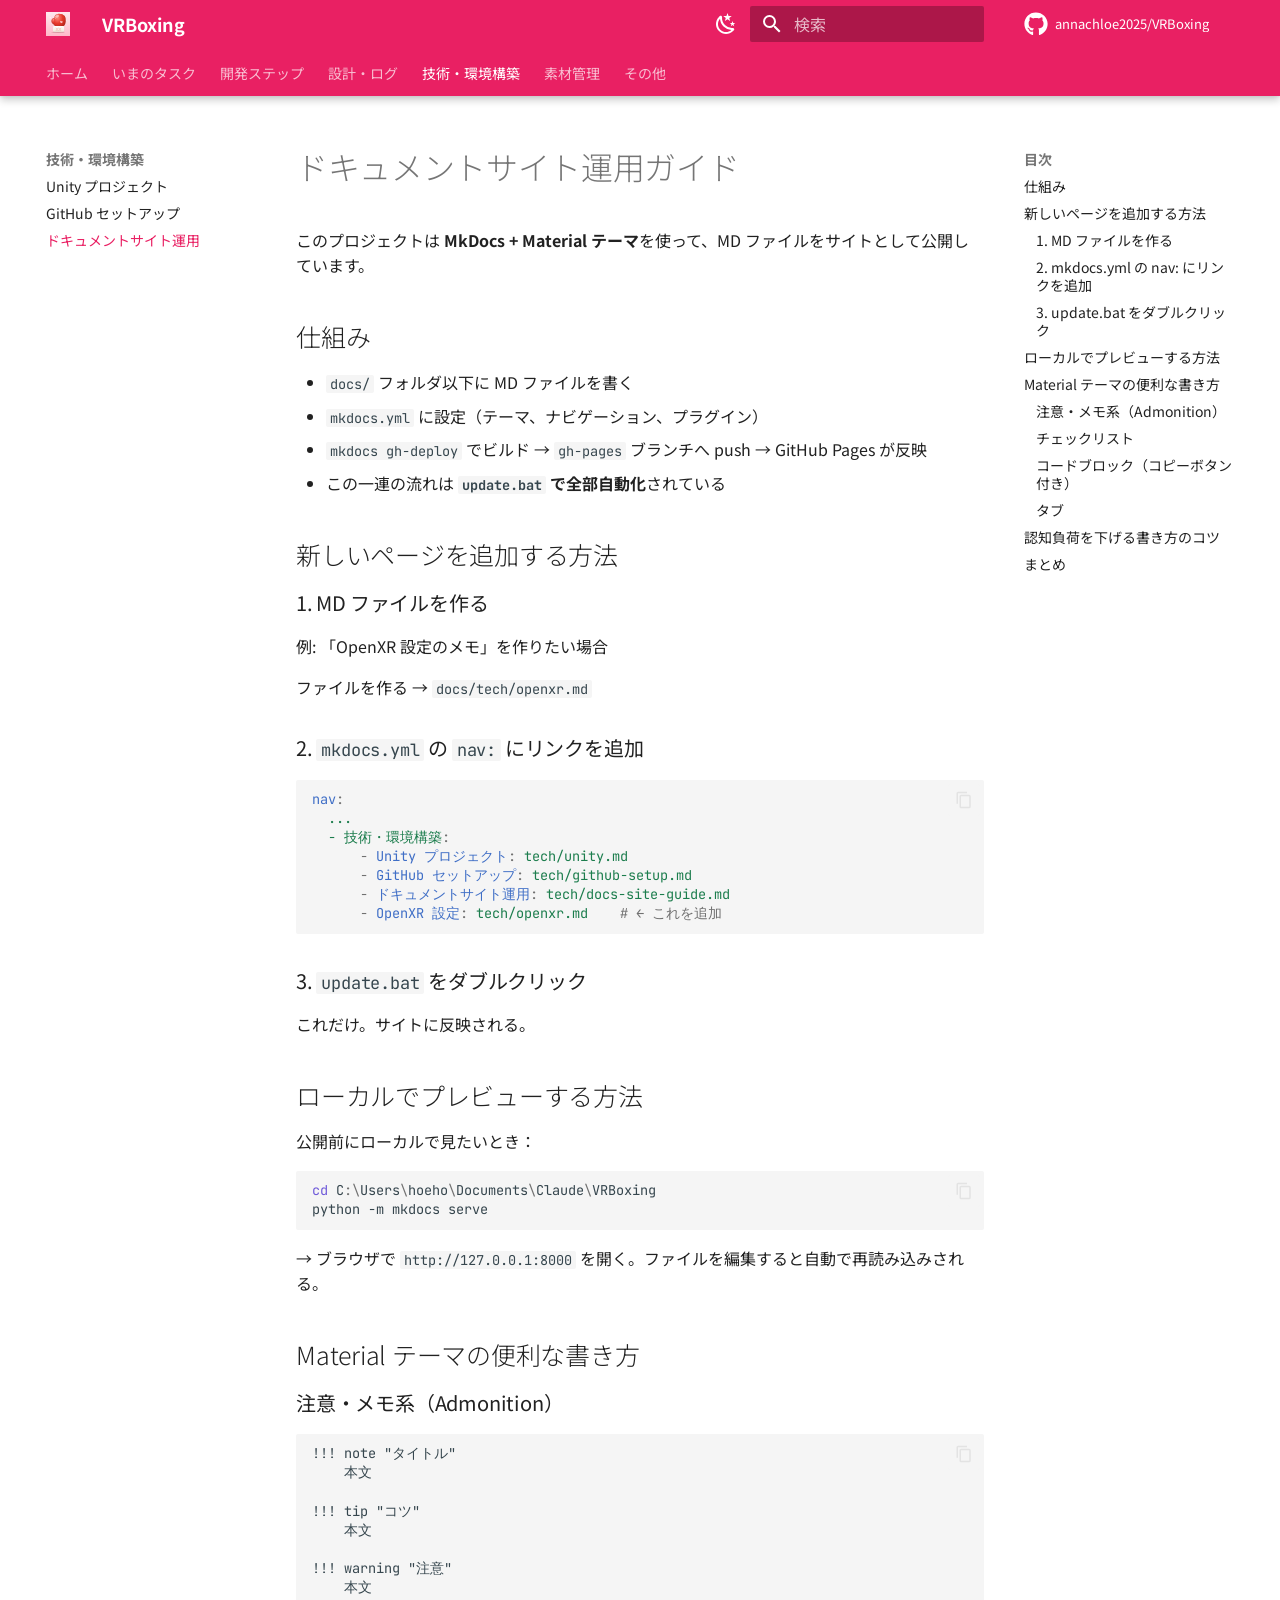
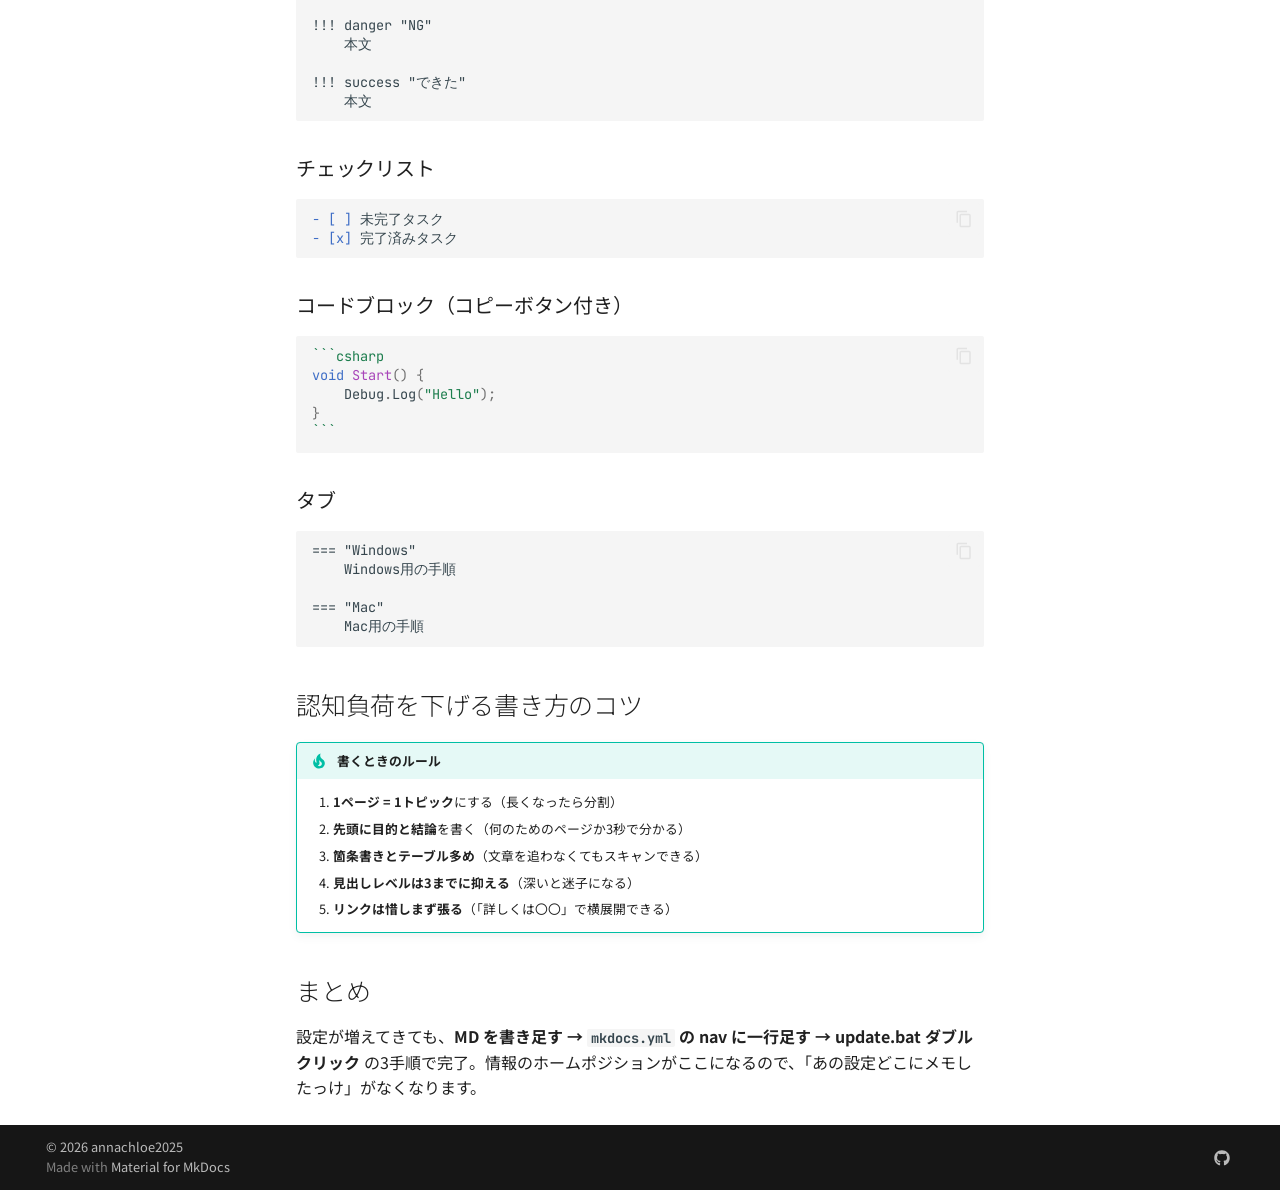
<file: tech/docs-site-guide/index.html>
<!doctype html>
<html lang="ja" class="no-js">
  <head>
    
      <meta charset="utf-8">
      <meta name="viewport" content="width=device-width,initial-scale=1">
      
        <meta name="description" content="Valve Index 向け VR ボクシング／フィットネスゲームの個人開発プロジェクト">
      
      
      
        <link rel="canonical" href="https://annachloe2025.github.io/VRBoxing/tech/docs-site-guide/">
      
      
        <link rel="prev" href="../github-setup/">
      
      
        <link rel="next" href="../../assets/overview/">
      
      
        
      
      
      <link rel="icon" href="../../assets/icons/favicon-32.png">
      <meta name="generator" content="mkdocs-1.6.1, mkdocs-material-9.7.6">
    
    
      
        <title>ドキュメントサイト運用 - VRBoxing</title>
      
    
    
      <link rel="stylesheet" href="../../assets/stylesheets/main.484c7ddc.min.css">
      
        
        <link rel="stylesheet" href="../../assets/stylesheets/palette.ab4e12ef.min.css">
      
      


    
    
      
    
    
      
        
        
        <link rel="preconnect" href="https://fonts.gstatic.com" crossorigin>
        <link rel="stylesheet" href="https://fonts.googleapis.com/css?family=Noto+Sans+JP:300,300i,400,400i,700,700i%7CJetBrains+Mono:400,400i,700,700i&display=fallback">
        <style>:root{--md-text-font:"Noto Sans JP";--md-code-font:"JetBrains Mono"}</style>
      
    
    
      <link rel="stylesheet" href="../../stylesheets/extra.css">
    
    <script>__md_scope=new URL("../..",location),__md_hash=e=>[...e].reduce(((e,_)=>(e<<5)-e+_.charCodeAt(0)),0),__md_get=(e,_=localStorage,t=__md_scope)=>JSON.parse(_.getItem(t.pathname+"."+e)),__md_set=(e,_,t=localStorage,a=__md_scope)=>{try{t.setItem(a.pathname+"."+e,JSON.stringify(_))}catch(e){}}</script>
    
      

    
    
  <link rel="apple-touch-icon" sizes="180x180" href="../../assets/icons/apple-touch-icon-180.png">
  <link rel="icon" type="image/svg+xml" href="../../assets/icons/boxing-glove.svg">
  <link rel="icon" type="image/png" sizes="192x192" href="../../assets/icons/favicon-192.png">
  <link rel="icon" type="image/png" sizes="512x512" href="../../assets/icons/favicon-512.png">

  </head>
  
  
    
    
      
    
    
    
    
    <body dir="ltr" data-md-color-scheme="default" data-md-color-primary="pink" data-md-color-accent="pink">
  
    
    <input class="md-toggle" data-md-toggle="drawer" type="checkbox" id="__drawer" autocomplete="off">
    <input class="md-toggle" data-md-toggle="search" type="checkbox" id="__search" autocomplete="off">
    <label class="md-overlay" for="__drawer"></label>
    <div data-md-component="skip">
      
        
        <a href="#_1" class="md-skip">
          コンテンツにスキップ
        </a>
      
    </div>
    <div data-md-component="announce">
      
    </div>
    
    
      

  

<header class="md-header md-header--shadow md-header--lifted" data-md-component="header">
  <nav class="md-header__inner md-grid" aria-label="ヘッダー">
    <a href="../.." title="VRBoxing" class="md-header__button md-logo" aria-label="VRBoxing" data-md-component="logo">
      
  <img src="../../assets/icons/boxing-glove.svg" alt="logo">

    </a>
    <label class="md-header__button md-icon" for="__drawer">
      
      <svg xmlns="http://www.w3.org/2000/svg" viewBox="0 0 24 24"><path d="M3 6h18v2H3zm0 5h18v2H3zm0 5h18v2H3z"/></svg>
    </label>
    <div class="md-header__title" data-md-component="header-title">
      <div class="md-header__ellipsis">
        <div class="md-header__topic">
          <span class="md-ellipsis">
            VRBoxing
          </span>
        </div>
        <div class="md-header__topic" data-md-component="header-topic">
          <span class="md-ellipsis">
            
              ドキュメントサイト運用
            
          </span>
        </div>
      </div>
    </div>
    
      
        <form class="md-header__option" data-md-component="palette">
  
    
    
    
    <input class="md-option" data-md-color-media="(prefers-color-scheme: light)" data-md-color-scheme="default" data-md-color-primary="pink" data-md-color-accent="pink"  aria-label="ダークモードに切替"  type="radio" name="__palette" id="__palette_0">
    
      <label class="md-header__button md-icon" title="ダークモードに切替" for="__palette_1" hidden>
        <svg xmlns="http://www.w3.org/2000/svg" viewBox="0 0 24 24"><path d="m17.75 4.09-2.53 1.94.91 3.06-2.63-1.81-2.63 1.81.91-3.06-2.53-1.94L12.44 4l1.06-3 1.06 3zm3.5 6.91-1.64 1.25.59 1.98-1.7-1.17-1.7 1.17.59-1.98L15.75 11l2.06-.05L18.5 9l.69 1.95zm-2.28 4.95c.83-.08 1.72 1.1 1.19 1.85-.32.45-.66.87-1.08 1.27C15.17 23 8.84 23 4.94 19.07c-3.91-3.9-3.91-10.24 0-14.14.4-.4.82-.76 1.27-1.08.75-.53 1.93.36 1.85 1.19-.27 2.86.69 5.83 2.89 8.02a9.96 9.96 0 0 0 8.02 2.89m-1.64 2.02a12.08 12.08 0 0 1-7.8-3.47c-2.17-2.19-3.33-5-3.49-7.82-2.81 3.14-2.7 7.96.31 10.98 3.02 3.01 7.84 3.12 10.98.31"/></svg>
      </label>
    
  
    
    
    
    <input class="md-option" data-md-color-media="(prefers-color-scheme: dark)" data-md-color-scheme="slate" data-md-color-primary="pink" data-md-color-accent="pink"  aria-label="ライトモードに切替"  type="radio" name="__palette" id="__palette_1">
    
      <label class="md-header__button md-icon" title="ライトモードに切替" for="__palette_0" hidden>
        <svg xmlns="http://www.w3.org/2000/svg" viewBox="0 0 24 24"><path d="M12 7a5 5 0 0 1 5 5 5 5 0 0 1-5 5 5 5 0 0 1-5-5 5 5 0 0 1 5-5m0 2a3 3 0 0 0-3 3 3 3 0 0 0 3 3 3 3 0 0 0 3-3 3 3 0 0 0-3-3m0-7 2.39 3.42C13.65 5.15 12.84 5 12 5s-1.65.15-2.39.42zM3.34 7l4.16-.35A7.2 7.2 0 0 0 5.94 8.5c-.44.74-.69 1.5-.83 2.29zm.02 10 1.76-3.77a7.131 7.131 0 0 0 2.38 4.14zM20.65 7l-1.77 3.79a7.02 7.02 0 0 0-2.38-4.15zm-.01 10-4.14.36c.59-.51 1.12-1.14 1.54-1.86.42-.73.69-1.5.83-2.29zM12 22l-2.41-3.44c.74.27 1.55.44 2.41.44.82 0 1.63-.17 2.37-.44z"/></svg>
      </label>
    
  
</form>
      
    
    
      <script>var palette=__md_get("__palette");if(palette&&palette.color){if("(prefers-color-scheme)"===palette.color.media){var media=matchMedia("(prefers-color-scheme: light)"),input=document.querySelector(media.matches?"[data-md-color-media='(prefers-color-scheme: light)']":"[data-md-color-media='(prefers-color-scheme: dark)']");palette.color.media=input.getAttribute("data-md-color-media"),palette.color.scheme=input.getAttribute("data-md-color-scheme"),palette.color.primary=input.getAttribute("data-md-color-primary"),palette.color.accent=input.getAttribute("data-md-color-accent")}for(var[key,value]of Object.entries(palette.color))document.body.setAttribute("data-md-color-"+key,value)}</script>
    
    
    
      
      
        <label class="md-header__button md-icon" for="__search">
          
          <svg xmlns="http://www.w3.org/2000/svg" viewBox="0 0 24 24"><path d="M9.5 3A6.5 6.5 0 0 1 16 9.5c0 1.61-.59 3.09-1.56 4.23l.27.27h.79l5 5-1.5 1.5-5-5v-.79l-.27-.27A6.52 6.52 0 0 1 9.5 16 6.5 6.5 0 0 1 3 9.5 6.5 6.5 0 0 1 9.5 3m0 2C7 5 5 7 5 9.5S7 14 9.5 14 14 12 14 9.5 12 5 9.5 5"/></svg>
        </label>
        <div class="md-search" data-md-component="search" role="dialog">
  <label class="md-search__overlay" for="__search"></label>
  <div class="md-search__inner" role="search">
    <form class="md-search__form" name="search">
      <input type="text" class="md-search__input" name="query" aria-label="検索" placeholder="検索" autocapitalize="off" autocorrect="off" autocomplete="off" spellcheck="false" data-md-component="search-query" required>
      <label class="md-search__icon md-icon" for="__search">
        
        <svg xmlns="http://www.w3.org/2000/svg" viewBox="0 0 24 24"><path d="M9.5 3A6.5 6.5 0 0 1 16 9.5c0 1.61-.59 3.09-1.56 4.23l.27.27h.79l5 5-1.5 1.5-5-5v-.79l-.27-.27A6.52 6.52 0 0 1 9.5 16 6.5 6.5 0 0 1 3 9.5 6.5 6.5 0 0 1 9.5 3m0 2C7 5 5 7 5 9.5S7 14 9.5 14 14 12 14 9.5 12 5 9.5 5"/></svg>
        
        <svg xmlns="http://www.w3.org/2000/svg" viewBox="0 0 24 24"><path d="M20 11v2H8l5.5 5.5-1.42 1.42L4.16 12l7.92-7.92L13.5 5.5 8 11z"/></svg>
      </label>
      <nav class="md-search__options" aria-label="検索">
        
          <a href="javascript:void(0)" class="md-search__icon md-icon" title="共有" aria-label="共有" data-clipboard data-clipboard-text="" data-md-component="search-share" tabindex="-1">
            
            <svg xmlns="http://www.w3.org/2000/svg" viewBox="0 0 24 24"><path d="M18 16.08c-.76 0-1.44.3-1.96.77L8.91 12.7c.05-.23.09-.46.09-.7s-.04-.47-.09-.7l7.05-4.11c.54.5 1.25.81 2.04.81a3 3 0 0 0 3-3 3 3 0 0 0-3-3 3 3 0 0 0-3 3c0 .24.04.47.09.7L8.04 9.81C7.5 9.31 6.79 9 6 9a3 3 0 0 0-3 3 3 3 0 0 0 3 3c.79 0 1.5-.31 2.04-.81l7.12 4.15c-.05.21-.08.43-.08.66 0 1.61 1.31 2.91 2.92 2.91s2.92-1.3 2.92-2.91A2.92 2.92 0 0 0 18 16.08"/></svg>
          </a>
        
        <button type="reset" class="md-search__icon md-icon" title="クリア" aria-label="クリア" tabindex="-1">
          
          <svg xmlns="http://www.w3.org/2000/svg" viewBox="0 0 24 24"><path d="M19 6.41 17.59 5 12 10.59 6.41 5 5 6.41 10.59 12 5 17.59 6.41 19 12 13.41 17.59 19 19 17.59 13.41 12z"/></svg>
        </button>
      </nav>
      
        <div class="md-search__suggest" data-md-component="search-suggest"></div>
      
    </form>
    <div class="md-search__output">
      <div class="md-search__scrollwrap" tabindex="0" data-md-scrollfix>
        <div class="md-search-result" data-md-component="search-result">
          <div class="md-search-result__meta">
            検索を初期化
          </div>
          <ol class="md-search-result__list" role="presentation"></ol>
        </div>
      </div>
    </div>
  </div>
</div>
      
    
    
      <div class="md-header__source">
        <a href="https://github.com/annachloe2025/VRBoxing" title="リポジトリへ" class="md-source" data-md-component="source">
  <div class="md-source__icon md-icon">
    
    <svg xmlns="http://www.w3.org/2000/svg" viewBox="0 0 512 512"><!--! Font Awesome Free 7.1.0 by @fontawesome - https://fontawesome.com License - https://fontawesome.com/license/free (Icons: CC BY 4.0, Fonts: SIL OFL 1.1, Code: MIT License) Copyright 2025 Fonticons, Inc.--><path d="M173.9 397.4c0 2-2.3 3.6-5.2 3.6-3.3.3-5.6-1.3-5.6-3.6 0-2 2.3-3.6 5.2-3.6 3-.3 5.6 1.3 5.6 3.6m-31.1-4.5c-.7 2 1.3 4.3 4.3 4.9 2.6 1 5.6 0 6.2-2s-1.3-4.3-4.3-5.2c-2.6-.7-5.5.3-6.2 2.3m44.2-1.7c-2.9.7-4.9 2.6-4.6 4.9.3 2 2.9 3.3 5.9 2.6 2.9-.7 4.9-2.6 4.6-4.6-.3-1.9-3-3.2-5.9-2.9M252.8 8C114.1 8 8 113.3 8 252c0 110.9 69.8 205.8 169.5 239.2 12.8 2.3 17.3-5.6 17.3-12.1 0-6.2-.3-40.4-.3-61.4 0 0-70 15-84.7-29.8 0 0-11.4-29.1-27.8-36.6 0 0-22.9-15.7 1.6-15.4 0 0 24.9 2 38.6 25.8 21.9 38.6 58.6 27.5 72.9 20.9 2.3-16 8.8-27.1 16-33.7-55.9-6.2-112.3-14.3-112.3-110.5 0-27.5 7.6-41.3 23.6-58.9-2.6-6.5-11.1-33.3 2.6-67.9 20.9-6.5 69 27 69 27 20-5.6 41.5-8.5 62.8-8.5s42.8 2.9 62.8 8.5c0 0 48.1-33.6 69-27 13.7 34.7 5.2 61.4 2.6 67.9 16 17.7 25.8 31.5 25.8 58.9 0 96.5-58.9 104.2-114.8 110.5 9.2 7.9 17 22.9 17 46.4 0 33.7-.3 75.4-.3 83.6 0 6.5 4.6 14.4 17.3 12.1C436.2 457.8 504 362.9 504 252 504 113.3 391.5 8 252.8 8M105.2 352.9c-1.3 1-1 3.3.7 5.2 1.6 1.6 3.9 2.3 5.2 1 1.3-1 1-3.3-.7-5.2-1.6-1.6-3.9-2.3-5.2-1m-10.8-8.1c-.7 1.3.3 2.9 2.3 3.9 1.6 1 3.6.7 4.3-.7.7-1.3-.3-2.9-2.3-3.9-2-.6-3.6-.3-4.3.7m32.4 35.6c-1.6 1.3-1 4.3 1.3 6.2 2.3 2.3 5.2 2.6 6.5 1 1.3-1.3.7-4.3-1.3-6.2-2.2-2.3-5.2-2.6-6.5-1m-11.4-14.7c-1.6 1-1.6 3.6 0 5.9s4.3 3.3 5.6 2.3c1.6-1.3 1.6-3.9 0-6.2-1.4-2.3-4-3.3-5.6-2"/></svg>
  </div>
  <div class="md-source__repository">
    annachloe2025/VRBoxing
  </div>
</a>
      </div>
    
  </nav>
  
    
      
<nav class="md-tabs" aria-label="タブ" data-md-component="tabs">
  <div class="md-grid">
    <ul class="md-tabs__list">
      
        
  
  
  
  
    <li class="md-tabs__item">
      <a href="../.." class="md-tabs__link">
        
  
  
    
  
  ホーム

      </a>
    </li>
  

      
        
  
  
  
  
    <li class="md-tabs__item">
      <a href="../../tasks/" class="md-tabs__link">
        
  
  
    
  
  いまのタスク

      </a>
    </li>
  

      
        
  
  
  
  
    
    
      <li class="md-tabs__item">
        <a href="../../steps/step1/" class="md-tabs__link">
          
  
  
    
  
  開発ステップ

        </a>
      </li>
    
  

      
        
  
  
  
  
    
    
      <li class="md-tabs__item">
        <a href="../../design/notes/" class="md-tabs__link">
          
  
  
    
  
  設計・ログ

        </a>
      </li>
    
  

      
        
  
  
  
    
  
  
    
    
      <li class="md-tabs__item md-tabs__item--active">
        <a href="../unity/" class="md-tabs__link">
          
  
  
    
  
  技術・環境構築

        </a>
      </li>
    
  

      
        
  
  
  
  
    
    
      <li class="md-tabs__item">
        <a href="../../assets/overview/" class="md-tabs__link">
          
  
  
    
  
  素材管理

        </a>
      </li>
    
  

      
        
  
  
  
  
    
    
      <li class="md-tabs__item">
        <a href="../../misc/reference/" class="md-tabs__link">
          
  
  
    
  
  その他

        </a>
      </li>
    
  

      
    </ul>
  </div>
</nav>
    
  
</header>
    
    <div class="md-container" data-md-component="container">
      
      
        
      
      <main class="md-main" data-md-component="main">
        <div class="md-main__inner md-grid">
          
            
              
              <div class="md-sidebar md-sidebar--primary" data-md-component="sidebar" data-md-type="navigation" >
                <div class="md-sidebar__scrollwrap">
                  <div class="md-sidebar__inner">
                    


  


<nav class="md-nav md-nav--primary md-nav--lifted" aria-label="ナビゲーション" data-md-level="0">
  <label class="md-nav__title" for="__drawer">
    <a href="../.." title="VRBoxing" class="md-nav__button md-logo" aria-label="VRBoxing" data-md-component="logo">
      
  <img src="../../assets/icons/boxing-glove.svg" alt="logo">

    </a>
    VRBoxing
  </label>
  
    <div class="md-nav__source">
      <a href="https://github.com/annachloe2025/VRBoxing" title="リポジトリへ" class="md-source" data-md-component="source">
  <div class="md-source__icon md-icon">
    
    <svg xmlns="http://www.w3.org/2000/svg" viewBox="0 0 512 512"><!--! Font Awesome Free 7.1.0 by @fontawesome - https://fontawesome.com License - https://fontawesome.com/license/free (Icons: CC BY 4.0, Fonts: SIL OFL 1.1, Code: MIT License) Copyright 2025 Fonticons, Inc.--><path d="M173.9 397.4c0 2-2.3 3.6-5.2 3.6-3.3.3-5.6-1.3-5.6-3.6 0-2 2.3-3.6 5.2-3.6 3-.3 5.6 1.3 5.6 3.6m-31.1-4.5c-.7 2 1.3 4.3 4.3 4.9 2.6 1 5.6 0 6.2-2s-1.3-4.3-4.3-5.2c-2.6-.7-5.5.3-6.2 2.3m44.2-1.7c-2.9.7-4.9 2.6-4.6 4.9.3 2 2.9 3.3 5.9 2.6 2.9-.7 4.9-2.6 4.6-4.6-.3-1.9-3-3.2-5.9-2.9M252.8 8C114.1 8 8 113.3 8 252c0 110.9 69.8 205.8 169.5 239.2 12.8 2.3 17.3-5.6 17.3-12.1 0-6.2-.3-40.4-.3-61.4 0 0-70 15-84.7-29.8 0 0-11.4-29.1-27.8-36.6 0 0-22.9-15.7 1.6-15.4 0 0 24.9 2 38.6 25.8 21.9 38.6 58.6 27.5 72.9 20.9 2.3-16 8.8-27.1 16-33.7-55.9-6.2-112.3-14.3-112.3-110.5 0-27.5 7.6-41.3 23.6-58.9-2.6-6.5-11.1-33.3 2.6-67.9 20.9-6.5 69 27 69 27 20-5.6 41.5-8.5 62.8-8.5s42.8 2.9 62.8 8.5c0 0 48.1-33.6 69-27 13.7 34.7 5.2 61.4 2.6 67.9 16 17.7 25.8 31.5 25.8 58.9 0 96.5-58.9 104.2-114.8 110.5 9.2 7.9 17 22.9 17 46.4 0 33.7-.3 75.4-.3 83.6 0 6.5 4.6 14.4 17.3 12.1C436.2 457.8 504 362.9 504 252 504 113.3 391.5 8 252.8 8M105.2 352.9c-1.3 1-1 3.3.7 5.2 1.6 1.6 3.9 2.3 5.2 1 1.3-1 1-3.3-.7-5.2-1.6-1.6-3.9-2.3-5.2-1m-10.8-8.1c-.7 1.3.3 2.9 2.3 3.9 1.6 1 3.6.7 4.3-.7.7-1.3-.3-2.9-2.3-3.9-2-.6-3.6-.3-4.3.7m32.4 35.6c-1.6 1.3-1 4.3 1.3 6.2 2.3 2.3 5.2 2.6 6.5 1 1.3-1.3.7-4.3-1.3-6.2-2.2-2.3-5.2-2.6-6.5-1m-11.4-14.7c-1.6 1-1.6 3.6 0 5.9s4.3 3.3 5.6 2.3c1.6-1.3 1.6-3.9 0-6.2-1.4-2.3-4-3.3-5.6-2"/></svg>
  </div>
  <div class="md-source__repository">
    annachloe2025/VRBoxing
  </div>
</a>
    </div>
  
  <ul class="md-nav__list" data-md-scrollfix>
    
      
      
  
  
  
  
    <li class="md-nav__item">
      <a href="../.." class="md-nav__link">
        
  
  
  <span class="md-ellipsis">
    
  
    ホーム
  

    
  </span>
  
  

      </a>
    </li>
  

    
      
      
  
  
  
  
    <li class="md-nav__item">
      <a href="../../tasks/" class="md-nav__link">
        
  
  
  <span class="md-ellipsis">
    
  
    いまのタスク
  

    
  </span>
  
  

      </a>
    </li>
  

    
      
      
  
  
  
  
    
    
      
        
      
    
    
    
      
      
        
      
    
    
    <li class="md-nav__item md-nav__item--nested">
      
        
        
        <input class="md-nav__toggle md-toggle " type="checkbox" id="__nav_3" >
        
          
          <label class="md-nav__link" for="__nav_3" id="__nav_3_label" tabindex="0">
            
  
  
  <span class="md-ellipsis">
    
  
    開発ステップ
  

    
  </span>
  
  

            <span class="md-nav__icon md-icon"></span>
          </label>
        
        <nav class="md-nav" data-md-level="1" aria-labelledby="__nav_3_label" aria-expanded="false">
          <label class="md-nav__title" for="__nav_3">
            <span class="md-nav__icon md-icon"></span>
            
  
    開発ステップ
  

          </label>
          <ul class="md-nav__list" data-md-scrollfix>
            
              
                
  
  
  
  
    <li class="md-nav__item">
      <a href="../../steps/step1/" class="md-nav__link">
        
  
  
  <span class="md-ellipsis">
    
  
    ステップ1 殴れる女性キャラ
  

    
  </span>
  
  

      </a>
    </li>
  

              
            
          </ul>
        </nav>
      
    </li>
  

    
      
      
  
  
  
  
    
    
      
        
      
        
      
    
    
    
      
      
        
      
    
    
    <li class="md-nav__item md-nav__item--nested">
      
        
        
        <input class="md-nav__toggle md-toggle " type="checkbox" id="__nav_4" >
        
          
          <label class="md-nav__link" for="__nav_4" id="__nav_4_label" tabindex="0">
            
  
  
  <span class="md-ellipsis">
    
  
    設計・ログ
  

    
  </span>
  
  

            <span class="md-nav__icon md-icon"></span>
          </label>
        
        <nav class="md-nav" data-md-level="1" aria-labelledby="__nav_4_label" aria-expanded="false">
          <label class="md-nav__title" for="__nav_4">
            <span class="md-nav__icon md-icon"></span>
            
  
    設計・ログ
  

          </label>
          <ul class="md-nav__list" data-md-scrollfix>
            
              
                
  
  
  
  
    <li class="md-nav__item">
      <a href="../../design/notes/" class="md-nav__link">
        
  
  
  <span class="md-ellipsis">
    
  
    ゲーム設計メモ
  

    
  </span>
  
  

      </a>
    </li>
  

              
            
              
                
  
  
  
  
    <li class="md-nav__item">
      <a href="../../design/dev-log/" class="md-nav__link">
        
  
  
  <span class="md-ellipsis">
    
  
    開発ログ
  

    
  </span>
  
  

      </a>
    </li>
  

              
            
          </ul>
        </nav>
      
    </li>
  

    
      
      
  
  
    
  
  
  
    
    
      
        
      
        
      
        
      
    
    
    
      
        
        
      
      
        
      
    
    
    <li class="md-nav__item md-nav__item--active md-nav__item--section md-nav__item--nested">
      
        
        
        <input class="md-nav__toggle md-toggle " type="checkbox" id="__nav_5" checked>
        
          
          <label class="md-nav__link" for="__nav_5" id="__nav_5_label" tabindex="">
            
  
  
  <span class="md-ellipsis">
    
  
    技術・環境構築
  

    
  </span>
  
  

            <span class="md-nav__icon md-icon"></span>
          </label>
        
        <nav class="md-nav" data-md-level="1" aria-labelledby="__nav_5_label" aria-expanded="true">
          <label class="md-nav__title" for="__nav_5">
            <span class="md-nav__icon md-icon"></span>
            
  
    技術・環境構築
  

          </label>
          <ul class="md-nav__list" data-md-scrollfix>
            
              
                
  
  
  
  
    <li class="md-nav__item">
      <a href="../unity/" class="md-nav__link">
        
  
  
  <span class="md-ellipsis">
    
  
    Unity プロジェクト
  

    
  </span>
  
  

      </a>
    </li>
  

              
            
              
                
  
  
  
  
    <li class="md-nav__item">
      <a href="../github-setup/" class="md-nav__link">
        
  
  
  <span class="md-ellipsis">
    
  
    GitHub セットアップ
  

    
  </span>
  
  

      </a>
    </li>
  

              
            
              
                
  
  
    
  
  
  
    <li class="md-nav__item md-nav__item--active">
      
      <input class="md-nav__toggle md-toggle" type="checkbox" id="__toc">
      
      
        
      
      
        <label class="md-nav__link md-nav__link--active" for="__toc">
          
  
  
  <span class="md-ellipsis">
    
  
    ドキュメントサイト運用
  

    
  </span>
  
  

          <span class="md-nav__icon md-icon"></span>
        </label>
      
      <a href="./" class="md-nav__link md-nav__link--active">
        
  
  
  <span class="md-ellipsis">
    
  
    ドキュメントサイト運用
  

    
  </span>
  
  

      </a>
      
        

<nav class="md-nav md-nav--secondary" aria-label="目次">
  
  
  
    
  
  
    <label class="md-nav__title" for="__toc">
      <span class="md-nav__icon md-icon"></span>
      目次
    </label>
    <ul class="md-nav__list" data-md-component="toc" data-md-scrollfix>
      
        <li class="md-nav__item">
  <a href="#_2" class="md-nav__link">
    <span class="md-ellipsis">
      
        仕組み
      
    </span>
  </a>
  
</li>
      
        <li class="md-nav__item">
  <a href="#_3" class="md-nav__link">
    <span class="md-ellipsis">
      
        新しいページを追加する方法
      
    </span>
  </a>
  
    <nav class="md-nav" aria-label="新しいページを追加する方法">
      <ul class="md-nav__list">
        
          <li class="md-nav__item">
  <a href="#1-md" class="md-nav__link">
    <span class="md-ellipsis">
      
        1. MD ファイルを作る
      
    </span>
  </a>
  
</li>
        
          <li class="md-nav__item">
  <a href="#2-mkdocsyml-nav" class="md-nav__link">
    <span class="md-ellipsis">
      
        2. mkdocs.yml の nav: にリンクを追加
      
    </span>
  </a>
  
</li>
        
          <li class="md-nav__item">
  <a href="#3-updatebat" class="md-nav__link">
    <span class="md-ellipsis">
      
        3. update.bat をダブルクリック
      
    </span>
  </a>
  
</li>
        
      </ul>
    </nav>
  
</li>
      
        <li class="md-nav__item">
  <a href="#_4" class="md-nav__link">
    <span class="md-ellipsis">
      
        ローカルでプレビューする方法
      
    </span>
  </a>
  
</li>
      
        <li class="md-nav__item">
  <a href="#material" class="md-nav__link">
    <span class="md-ellipsis">
      
        Material テーマの便利な書き方
      
    </span>
  </a>
  
    <nav class="md-nav" aria-label="Material テーマの便利な書き方">
      <ul class="md-nav__list">
        
          <li class="md-nav__item">
  <a href="#admonition" class="md-nav__link">
    <span class="md-ellipsis">
      
        注意・メモ系（Admonition）
      
    </span>
  </a>
  
</li>
        
          <li class="md-nav__item">
  <a href="#_5" class="md-nav__link">
    <span class="md-ellipsis">
      
        チェックリスト
      
    </span>
  </a>
  
</li>
        
          <li class="md-nav__item">
  <a href="#_6" class="md-nav__link">
    <span class="md-ellipsis">
      
        コードブロック（コピーボタン付き）
      
    </span>
  </a>
  
</li>
        
          <li class="md-nav__item">
  <a href="#_7" class="md-nav__link">
    <span class="md-ellipsis">
      
        タブ
      
    </span>
  </a>
  
</li>
        
      </ul>
    </nav>
  
</li>
      
        <li class="md-nav__item">
  <a href="#_8" class="md-nav__link">
    <span class="md-ellipsis">
      
        認知負荷を下げる書き方のコツ
      
    </span>
  </a>
  
</li>
      
        <li class="md-nav__item">
  <a href="#_9" class="md-nav__link">
    <span class="md-ellipsis">
      
        まとめ
      
    </span>
  </a>
  
</li>
      
    </ul>
  
</nav>
      
    </li>
  

              
            
          </ul>
        </nav>
      
    </li>
  

    
      
      
  
  
  
  
    
    
      
        
      
        
      
    
    
    
      
      
        
      
    
    
    <li class="md-nav__item md-nav__item--nested">
      
        
        
        <input class="md-nav__toggle md-toggle " type="checkbox" id="__nav_6" >
        
          
          <label class="md-nav__link" for="__nav_6" id="__nav_6_label" tabindex="0">
            
  
  
  <span class="md-ellipsis">
    
  
    素材管理
  

    
  </span>
  
  

            <span class="md-nav__icon md-icon"></span>
          </label>
        
        <nav class="md-nav" data-md-level="1" aria-labelledby="__nav_6_label" aria-expanded="false">
          <label class="md-nav__title" for="__nav_6">
            <span class="md-nav__icon md-icon"></span>
            
  
    素材管理
  

          </label>
          <ul class="md-nav__list" data-md-scrollfix>
            
              
                
  
  
  
  
    <li class="md-nav__item">
      <a href="../../assets/overview/" class="md-nav__link">
        
  
  
  <span class="md-ellipsis">
    
  
    素材全体ルール
  

    
  </span>
  
  

      </a>
    </li>
  

              
            
              
                
  
  
  
  
    <li class="md-nav__item">
      <a href="../../assets/characters/" class="md-nav__link">
        
  
  
  <span class="md-ellipsis">
    
  
    キャラクター素材
  

    
  </span>
  
  

      </a>
    </li>
  

              
            
          </ul>
        </nav>
      
    </li>
  

    
      
      
  
  
  
  
    
    
      
        
      
        
      
        
      
    
    
    
      
      
        
      
    
    
    <li class="md-nav__item md-nav__item--nested">
      
        
        
        <input class="md-nav__toggle md-toggle " type="checkbox" id="__nav_7" >
        
          
          <label class="md-nav__link" for="__nav_7" id="__nav_7_label" tabindex="0">
            
  
  
  <span class="md-ellipsis">
    
  
    その他
  

    
  </span>
  
  

            <span class="md-nav__icon md-icon"></span>
          </label>
        
        <nav class="md-nav" data-md-level="1" aria-labelledby="__nav_7_label" aria-expanded="false">
          <label class="md-nav__title" for="__nav_7">
            <span class="md-nav__icon md-icon"></span>
            
  
    その他
  

          </label>
          <ul class="md-nav__list" data-md-scrollfix>
            
              
                
  
  
  
  
    <li class="md-nav__item">
      <a href="../../misc/reference/" class="md-nav__link">
        
  
  
  <span class="md-ellipsis">
    
  
    参考資料
  

    
  </span>
  
  

      </a>
    </li>
  

              
            
              
                
  
  
  
  
    <li class="md-nav__item">
      <a href="../../misc/builds/" class="md-nav__link">
        
  
  
  <span class="md-ellipsis">
    
  
    ビルド
  

    
  </span>
  
  

      </a>
    </li>
  

              
            
              
                
  
  
  
  
    <li class="md-nav__item">
      <a href="../../misc/backups/" class="md-nav__link">
        
  
  
  <span class="md-ellipsis">
    
  
    バックアップ
  

    
  </span>
  
  

      </a>
    </li>
  

              
            
          </ul>
        </nav>
      
    </li>
  

    
  </ul>
</nav>
                  </div>
                </div>
              </div>
            
            
              
              <div class="md-sidebar md-sidebar--secondary" data-md-component="sidebar" data-md-type="toc" >
                <div class="md-sidebar__scrollwrap">
                  <div class="md-sidebar__inner">
                    

<nav class="md-nav md-nav--secondary" aria-label="目次">
  
  
  
    
  
  
    <label class="md-nav__title" for="__toc">
      <span class="md-nav__icon md-icon"></span>
      目次
    </label>
    <ul class="md-nav__list" data-md-component="toc" data-md-scrollfix>
      
        <li class="md-nav__item">
  <a href="#_2" class="md-nav__link">
    <span class="md-ellipsis">
      
        仕組み
      
    </span>
  </a>
  
</li>
      
        <li class="md-nav__item">
  <a href="#_3" class="md-nav__link">
    <span class="md-ellipsis">
      
        新しいページを追加する方法
      
    </span>
  </a>
  
    <nav class="md-nav" aria-label="新しいページを追加する方法">
      <ul class="md-nav__list">
        
          <li class="md-nav__item">
  <a href="#1-md" class="md-nav__link">
    <span class="md-ellipsis">
      
        1. MD ファイルを作る
      
    </span>
  </a>
  
</li>
        
          <li class="md-nav__item">
  <a href="#2-mkdocsyml-nav" class="md-nav__link">
    <span class="md-ellipsis">
      
        2. mkdocs.yml の nav: にリンクを追加
      
    </span>
  </a>
  
</li>
        
          <li class="md-nav__item">
  <a href="#3-updatebat" class="md-nav__link">
    <span class="md-ellipsis">
      
        3. update.bat をダブルクリック
      
    </span>
  </a>
  
</li>
        
      </ul>
    </nav>
  
</li>
      
        <li class="md-nav__item">
  <a href="#_4" class="md-nav__link">
    <span class="md-ellipsis">
      
        ローカルでプレビューする方法
      
    </span>
  </a>
  
</li>
      
        <li class="md-nav__item">
  <a href="#material" class="md-nav__link">
    <span class="md-ellipsis">
      
        Material テーマの便利な書き方
      
    </span>
  </a>
  
    <nav class="md-nav" aria-label="Material テーマの便利な書き方">
      <ul class="md-nav__list">
        
          <li class="md-nav__item">
  <a href="#admonition" class="md-nav__link">
    <span class="md-ellipsis">
      
        注意・メモ系（Admonition）
      
    </span>
  </a>
  
</li>
        
          <li class="md-nav__item">
  <a href="#_5" class="md-nav__link">
    <span class="md-ellipsis">
      
        チェックリスト
      
    </span>
  </a>
  
</li>
        
          <li class="md-nav__item">
  <a href="#_6" class="md-nav__link">
    <span class="md-ellipsis">
      
        コードブロック（コピーボタン付き）
      
    </span>
  </a>
  
</li>
        
          <li class="md-nav__item">
  <a href="#_7" class="md-nav__link">
    <span class="md-ellipsis">
      
        タブ
      
    </span>
  </a>
  
</li>
        
      </ul>
    </nav>
  
</li>
      
        <li class="md-nav__item">
  <a href="#_8" class="md-nav__link">
    <span class="md-ellipsis">
      
        認知負荷を下げる書き方のコツ
      
    </span>
  </a>
  
</li>
      
        <li class="md-nav__item">
  <a href="#_9" class="md-nav__link">
    <span class="md-ellipsis">
      
        まとめ
      
    </span>
  </a>
  
</li>
      
    </ul>
  
</nav>
                  </div>
                </div>
              </div>
            
          
          
            <div class="md-content" data-md-component="content">
              
              <article class="md-content__inner md-typeset">
                
                  


  
  


<h1 id="_1">ドキュメントサイト運用ガイド<a class="headerlink" href="#_1" title="Permanent link">&para;</a></h1>
<p>このプロジェクトは <strong>MkDocs + Material テーマ</strong>を使って、MD ファイルをサイトとして公開しています。</p>
<h2 id="_2">仕組み<a class="headerlink" href="#_2" title="Permanent link">&para;</a></h2>
<ul>
<li><code>docs/</code> フォルダ以下に MD ファイルを書く</li>
<li><code>mkdocs.yml</code> に設定（テーマ、ナビゲーション、プラグイン）</li>
<li><code>mkdocs gh-deploy</code> でビルド → <code>gh-pages</code> ブランチへ push → GitHub Pages が反映</li>
<li>この一連の流れは <strong><code>update.bat</code> で全部自動化</strong>されている</li>
</ul>
<h2 id="_3">新しいページを追加する方法<a class="headerlink" href="#_3" title="Permanent link">&para;</a></h2>
<h3 id="1-md">1. MD ファイルを作る<a class="headerlink" href="#1-md" title="Permanent link">&para;</a></h3>
<p>例: 「OpenXR 設定のメモ」を作りたい場合</p>
<p>ファイルを作る → <code>docs/tech/openxr.md</code></p>
<h3 id="2-mkdocsyml-nav">2. <code>mkdocs.yml</code> の <code>nav:</code> にリンクを追加<a class="headerlink" href="#2-mkdocsyml-nav" title="Permanent link">&para;</a></h3>
<div class="language-yaml highlight"><pre><span></span><code><span id="__span-0-1"><a id="__codelineno-0-1" name="__codelineno-0-1" href="#__codelineno-0-1"></a><span class="nt">nav</span><span class="p">:</span>
</span><span id="__span-0-2"><a id="__codelineno-0-2" name="__codelineno-0-2" href="#__codelineno-0-2"></a><span class="w">  </span><span class="l l-Scalar l-Scalar-Plain">...</span>
</span><span id="__span-0-3"><a id="__codelineno-0-3" name="__codelineno-0-3" href="#__codelineno-0-3"></a><span class="w">  </span><span class="l l-Scalar l-Scalar-Plain">- 技術・環境構築</span><span class="p p-Indicator">:</span>
</span><span id="__span-0-4"><a id="__codelineno-0-4" name="__codelineno-0-4" href="#__codelineno-0-4"></a><span class="w">      </span><span class="p p-Indicator">-</span><span class="w"> </span><span class="nt">Unity プロジェクト</span><span class="p">:</span><span class="w"> </span><span class="l l-Scalar l-Scalar-Plain">tech/unity.md</span>
</span><span id="__span-0-5"><a id="__codelineno-0-5" name="__codelineno-0-5" href="#__codelineno-0-5"></a><span class="w">      </span><span class="p p-Indicator">-</span><span class="w"> </span><span class="nt">GitHub セットアップ</span><span class="p">:</span><span class="w"> </span><span class="l l-Scalar l-Scalar-Plain">tech/github-setup.md</span>
</span><span id="__span-0-6"><a id="__codelineno-0-6" name="__codelineno-0-6" href="#__codelineno-0-6"></a><span class="w">      </span><span class="p p-Indicator">-</span><span class="w"> </span><span class="nt">ドキュメントサイト運用</span><span class="p">:</span><span class="w"> </span><span class="l l-Scalar l-Scalar-Plain">tech/docs-site-guide.md</span>
</span><span id="__span-0-7"><a id="__codelineno-0-7" name="__codelineno-0-7" href="#__codelineno-0-7"></a><span class="w">      </span><span class="p p-Indicator">-</span><span class="w"> </span><span class="nt">OpenXR 設定</span><span class="p">:</span><span class="w"> </span><span class="l l-Scalar l-Scalar-Plain">tech/openxr.md</span><span class="w">    </span><span class="c1"># ← これを追加</span>
</span></code></pre></div>
<h3 id="3-updatebat">3. <code>update.bat</code> をダブルクリック<a class="headerlink" href="#3-updatebat" title="Permanent link">&para;</a></h3>
<p>これだけ。サイトに反映される。</p>
<h2 id="_4">ローカルでプレビューする方法<a class="headerlink" href="#_4" title="Permanent link">&para;</a></h2>
<p>公開前にローカルで見たいとき：</p>
<div class="language-powershell highlight"><pre><span></span><code><span id="__span-1-1"><a id="__codelineno-1-1" name="__codelineno-1-1" href="#__codelineno-1-1"></a><span class="nb">cd </span><span class="n">C</span><span class="p">:\</span><span class="n">Users</span><span class="p">\</span><span class="n">hoeho</span><span class="p">\</span><span class="n">Documents</span><span class="p">\</span><span class="n">Claude</span><span class="p">\</span><span class="n">VRBoxing</span>
</span><span id="__span-1-2"><a id="__codelineno-1-2" name="__codelineno-1-2" href="#__codelineno-1-2"></a><span class="n">python</span> <span class="n">-m</span> <span class="n">mkdocs</span> <span class="n">serve</span>
</span></code></pre></div>
<p>→ ブラウザで <code>http://127.0.0.1:8000</code> を開く。ファイルを編集すると自動で再読み込みされる。</p>
<h2 id="material">Material テーマの便利な書き方<a class="headerlink" href="#material" title="Permanent link">&para;</a></h2>
<h3 id="admonition">注意・メモ系（Admonition）<a class="headerlink" href="#admonition" title="Permanent link">&para;</a></h3>
<div class="language-markdown highlight"><pre><span></span><code><span id="__span-2-1"><a id="__codelineno-2-1" name="__codelineno-2-1" href="#__codelineno-2-1"></a>!!! note &quot;タイトル&quot;
</span><span id="__span-2-2"><a id="__codelineno-2-2" name="__codelineno-2-2" href="#__codelineno-2-2"></a>    本文
</span><span id="__span-2-3"><a id="__codelineno-2-3" name="__codelineno-2-3" href="#__codelineno-2-3"></a>
</span><span id="__span-2-4"><a id="__codelineno-2-4" name="__codelineno-2-4" href="#__codelineno-2-4"></a>!!! tip &quot;コツ&quot;
</span><span id="__span-2-5"><a id="__codelineno-2-5" name="__codelineno-2-5" href="#__codelineno-2-5"></a>    本文
</span><span id="__span-2-6"><a id="__codelineno-2-6" name="__codelineno-2-6" href="#__codelineno-2-6"></a>
</span><span id="__span-2-7"><a id="__codelineno-2-7" name="__codelineno-2-7" href="#__codelineno-2-7"></a>!!! warning &quot;注意&quot;
</span><span id="__span-2-8"><a id="__codelineno-2-8" name="__codelineno-2-8" href="#__codelineno-2-8"></a>    本文
</span><span id="__span-2-9"><a id="__codelineno-2-9" name="__codelineno-2-9" href="#__codelineno-2-9"></a>
</span><span id="__span-2-10"><a id="__codelineno-2-10" name="__codelineno-2-10" href="#__codelineno-2-10"></a>!!! danger &quot;NG&quot;
</span><span id="__span-2-11"><a id="__codelineno-2-11" name="__codelineno-2-11" href="#__codelineno-2-11"></a>    本文
</span><span id="__span-2-12"><a id="__codelineno-2-12" name="__codelineno-2-12" href="#__codelineno-2-12"></a>
</span><span id="__span-2-13"><a id="__codelineno-2-13" name="__codelineno-2-13" href="#__codelineno-2-13"></a>!!! success &quot;できた&quot;
</span><span id="__span-2-14"><a id="__codelineno-2-14" name="__codelineno-2-14" href="#__codelineno-2-14"></a>    本文
</span></code></pre></div>
<h3 id="_5">チェックリスト<a class="headerlink" href="#_5" title="Permanent link">&para;</a></h3>
<div class="language-markdown highlight"><pre><span></span><code><span id="__span-3-1"><a id="__codelineno-3-1" name="__codelineno-3-1" href="#__codelineno-3-1"></a><span class="k">- [ ]</span> 未完了タスク
</span><span id="__span-3-2"><a id="__codelineno-3-2" name="__codelineno-3-2" href="#__codelineno-3-2"></a><span class="k">- [x]</span> 完了済みタスク
</span></code></pre></div>
<h3 id="_6">コードブロック（コピーボタン付き）<a class="headerlink" href="#_6" title="Permanent link">&para;</a></h3>
<div class="language-markdown highlight"><pre><span></span><code><span id="__span-4-1"><a id="__codelineno-4-1" name="__codelineno-4-1" href="#__codelineno-4-1"></a><span class="sb">```csharp</span>
</span><span id="__span-4-2"><a id="__codelineno-4-2" name="__codelineno-4-2" href="#__codelineno-4-2"></a><span class="k">void</span><span class="w"> </span><span class="nf">Start</span><span class="p">()</span><span class="w"> </span><span class="p">{</span>
</span><span id="__span-4-3"><a id="__codelineno-4-3" name="__codelineno-4-3" href="#__codelineno-4-3"></a><span class="w">    </span><span class="n">Debug</span><span class="p">.</span><span class="n">Log</span><span class="p">(</span><span class="s">&quot;Hello&quot;</span><span class="p">);</span>
</span><span id="__span-4-4"><a id="__codelineno-4-4" name="__codelineno-4-4" href="#__codelineno-4-4"></a><span class="p">}</span>
</span><span id="__span-4-5"><a id="__codelineno-4-5" name="__codelineno-4-5" href="#__codelineno-4-5"></a><span class="sb">```</span>
</span></code></pre></div>
<h3 id="_7">タブ<a class="headerlink" href="#_7" title="Permanent link">&para;</a></h3>
<div class="language-markdown highlight"><pre><span></span><code><span id="__span-5-1"><a id="__codelineno-5-1" name="__codelineno-5-1" href="#__codelineno-5-1"></a>=== &quot;Windows&quot;
</span><span id="__span-5-2"><a id="__codelineno-5-2" name="__codelineno-5-2" href="#__codelineno-5-2"></a>    Windows用の手順
</span><span id="__span-5-3"><a id="__codelineno-5-3" name="__codelineno-5-3" href="#__codelineno-5-3"></a>
</span><span id="__span-5-4"><a id="__codelineno-5-4" name="__codelineno-5-4" href="#__codelineno-5-4"></a>=== &quot;Mac&quot;
</span><span id="__span-5-5"><a id="__codelineno-5-5" name="__codelineno-5-5" href="#__codelineno-5-5"></a>    Mac用の手順
</span></code></pre></div>
<h2 id="_8">認知負荷を下げる書き方のコツ<a class="headerlink" href="#_8" title="Permanent link">&para;</a></h2>
<div class="admonition tip">
<p class="admonition-title">書くときのルール</p>
<ol>
<li><strong>1ページ = 1トピック</strong>にする（長くなったら分割）</li>
<li><strong>先頭に目的と結論</strong>を書く（何のためのページか3秒で分かる）</li>
<li><strong>箇条書きとテーブル多め</strong>（文章を追わなくてもスキャンできる）</li>
<li><strong>見出しレベルは3までに抑える</strong>（深いと迷子になる）</li>
<li><strong>リンクは惜しまず張る</strong>（「詳しくは〇〇」で横展開できる）</li>
</ol>
</div>
<h2 id="_9">まとめ<a class="headerlink" href="#_9" title="Permanent link">&para;</a></h2>
<p>設定が増えてきても、<strong>MD を書き足す → <code>mkdocs.yml</code> の nav に一行足す → update.bat ダブルクリック</strong> の3手順で完了。情報のホームポジションがここになるので、「あの設定どこにメモしたっけ」がなくなります。</p>












                
              </article>
            </div>
          
          
  <script>var tabs=__md_get("__tabs");if(Array.isArray(tabs))e:for(var set of document.querySelectorAll(".tabbed-set")){var labels=set.querySelector(".tabbed-labels");for(var tab of tabs)for(var label of labels.getElementsByTagName("label"))if(label.innerText.trim()===tab){var input=document.getElementById(label.htmlFor);input.checked=!0;continue e}}</script>

<script>var target=document.getElementById(location.hash.slice(1));target&&target.name&&(target.checked=target.name.startsWith("__tabbed_"))</script>
        </div>
        
          <button type="button" class="md-top md-icon" data-md-component="top" hidden>
  
  <svg xmlns="http://www.w3.org/2000/svg" viewBox="0 0 24 24"><path d="M13 20h-2V8l-5.5 5.5-1.42-1.42L12 4.16l7.92 7.92-1.42 1.42L13 8z"/></svg>
  ページトップへ戻る
</button>
        
      </main>
      
        <footer class="md-footer">
  
  <div class="md-footer-meta md-typeset">
    <div class="md-footer-meta__inner md-grid">
      <div class="md-copyright">
  
    <div class="md-copyright__highlight">
      &copy; 2026 annachloe2025
    </div>
  
  
    Made with
    <a href="https://squidfunk.github.io/mkdocs-material/" target="_blank" rel="noopener">
      Material for MkDocs
    </a>
  
</div>
      
        
<div class="md-social">
  
    
    
    
    
      
      
    
    <a href="https://github.com/annachloe2025/VRBoxing" target="_blank" rel="noopener" title="github.com" class="md-social__link">
      <svg xmlns="http://www.w3.org/2000/svg" viewBox="0 0 512 512"><!--! Font Awesome Free 7.1.0 by @fontawesome - https://fontawesome.com License - https://fontawesome.com/license/free (Icons: CC BY 4.0, Fonts: SIL OFL 1.1, Code: MIT License) Copyright 2025 Fonticons, Inc.--><path d="M173.9 397.4c0 2-2.3 3.6-5.2 3.6-3.3.3-5.6-1.3-5.6-3.6 0-2 2.3-3.6 5.2-3.6 3-.3 5.6 1.3 5.6 3.6m-31.1-4.5c-.7 2 1.3 4.3 4.3 4.9 2.6 1 5.6 0 6.2-2s-1.3-4.3-4.3-5.2c-2.6-.7-5.5.3-6.2 2.3m44.2-1.7c-2.9.7-4.9 2.6-4.6 4.9.3 2 2.9 3.3 5.9 2.6 2.9-.7 4.9-2.6 4.6-4.6-.3-1.9-3-3.2-5.9-2.9M252.8 8C114.1 8 8 113.3 8 252c0 110.9 69.8 205.8 169.5 239.2 12.8 2.3 17.3-5.6 17.3-12.1 0-6.2-.3-40.4-.3-61.4 0 0-70 15-84.7-29.8 0 0-11.4-29.1-27.8-36.6 0 0-22.9-15.7 1.6-15.4 0 0 24.9 2 38.6 25.8 21.9 38.6 58.6 27.5 72.9 20.9 2.3-16 8.8-27.1 16-33.7-55.9-6.2-112.3-14.3-112.3-110.5 0-27.5 7.6-41.3 23.6-58.9-2.6-6.5-11.1-33.3 2.6-67.9 20.9-6.5 69 27 69 27 20-5.6 41.5-8.5 62.8-8.5s42.8 2.9 62.8 8.5c0 0 48.1-33.6 69-27 13.7 34.7 5.2 61.4 2.6 67.9 16 17.7 25.8 31.5 25.8 58.9 0 96.5-58.9 104.2-114.8 110.5 9.2 7.9 17 22.9 17 46.4 0 33.7-.3 75.4-.3 83.6 0 6.5 4.6 14.4 17.3 12.1C436.2 457.8 504 362.9 504 252 504 113.3 391.5 8 252.8 8M105.2 352.9c-1.3 1-1 3.3.7 5.2 1.6 1.6 3.9 2.3 5.2 1 1.3-1 1-3.3-.7-5.2-1.6-1.6-3.9-2.3-5.2-1m-10.8-8.1c-.7 1.3.3 2.9 2.3 3.9 1.6 1 3.6.7 4.3-.7.7-1.3-.3-2.9-2.3-3.9-2-.6-3.6-.3-4.3.7m32.4 35.6c-1.6 1.3-1 4.3 1.3 6.2 2.3 2.3 5.2 2.6 6.5 1 1.3-1.3.7-4.3-1.3-6.2-2.2-2.3-5.2-2.6-6.5-1m-11.4-14.7c-1.6 1-1.6 3.6 0 5.9s4.3 3.3 5.6 2.3c1.6-1.3 1.6-3.9 0-6.2-1.4-2.3-4-3.3-5.6-2"/></svg>
    </a>
  
</div>
      
    </div>
  </div>
</footer>
      
    </div>
    <div class="md-dialog" data-md-component="dialog">
      <div class="md-dialog__inner md-typeset"></div>
    </div>
    
    
    
      
      
      <script id="__config" type="application/json">{"annotate": null, "base": "../..", "features": ["navigation.tabs", "navigation.tabs.sticky", "navigation.sections", "navigation.top", "navigation.tracking", "navigation.indexes", "toc.follow", "search.suggest", "search.highlight", "search.share", "content.code.copy", "content.tabs.link"], "search": "../../assets/javascripts/workers/search.2c215733.min.js", "tags": null, "translations": {"clipboard.copied": "\u30b3\u30d4\u30fc\u3057\u307e\u3057\u305f", "clipboard.copy": "\u30af\u30ea\u30c3\u30d7\u30dc\u30fc\u30c9\u3078\u30b3\u30d4\u30fc", "search.result.more.one": "\u3053\u306e\u30da\u30fc\u30b8\u5185\u306b\u3082\u30461\u4ef6\u898b\u3064\u304b\u308a\u307e\u3057\u305f", "search.result.more.other": "\u3053\u306e\u30da\u30fc\u30b8\u5185\u306b\u3042\u3068#\u4ef6\u898b\u3064\u304b\u308a\u307e\u3057\u305f", "search.result.none": "\u4f55\u3082\u898b\u3064\u304b\u308a\u307e\u305b\u3093\u3067\u3057\u305f", "search.result.one": "1\u4ef6\u898b\u3064\u304b\u308a\u307e\u3057\u305f", "search.result.other": "#\u4ef6\u898b\u3064\u304b\u308a\u307e\u3057\u305f", "search.result.placeholder": "\u691c\u7d22\u30ad\u30fc\u30ef\u30fc\u30c9\u3092\u5165\u529b\u3057\u3066\u304f\u3060\u3055\u3044", "search.result.term.missing": "\u691c\u7d22\u306b\u542b\u307e\u308c\u306a\u3044", "select.version": "\u30d0\u30fc\u30b8\u30e7\u30f3\u5207\u308a\u66ff\u3048"}, "version": null}</script>
    
    
      <script src="../../assets/javascripts/bundle.79ae519e.min.js"></script>
      
    
  </body>
</html>
</file>
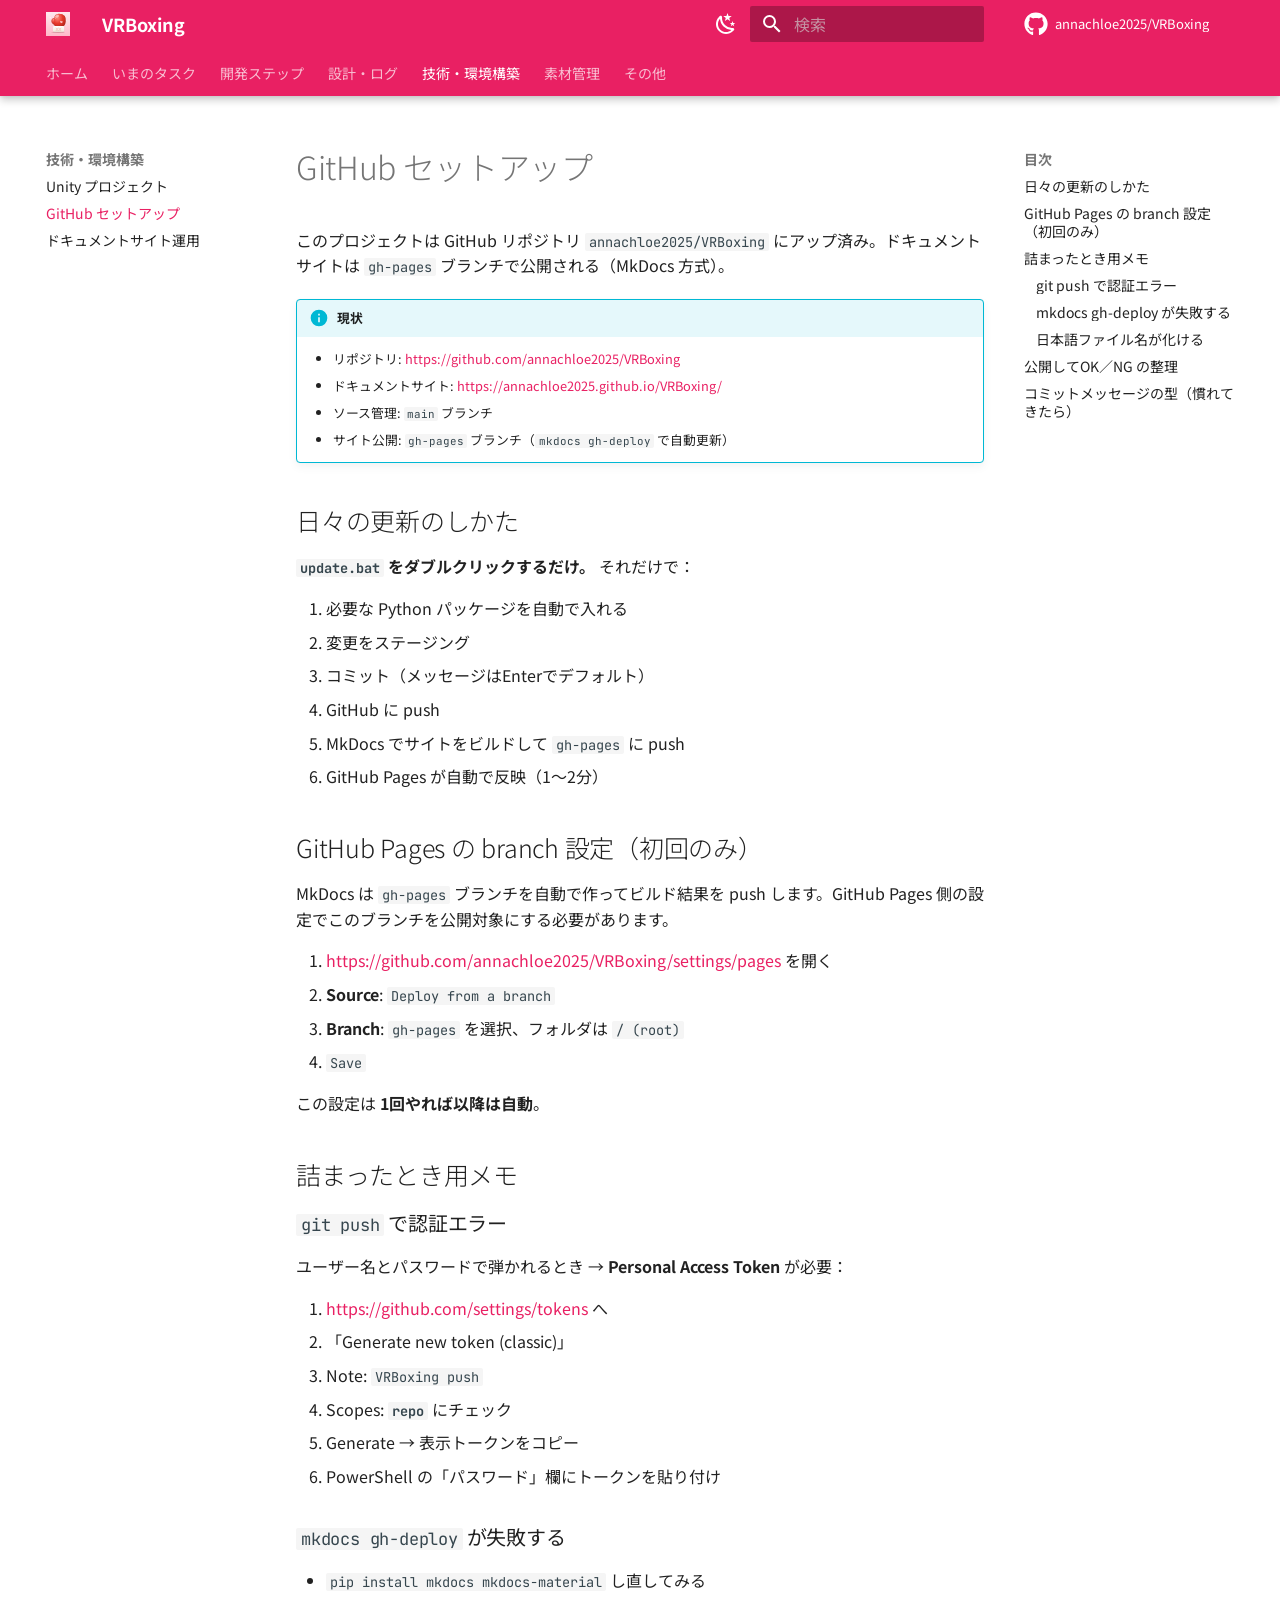
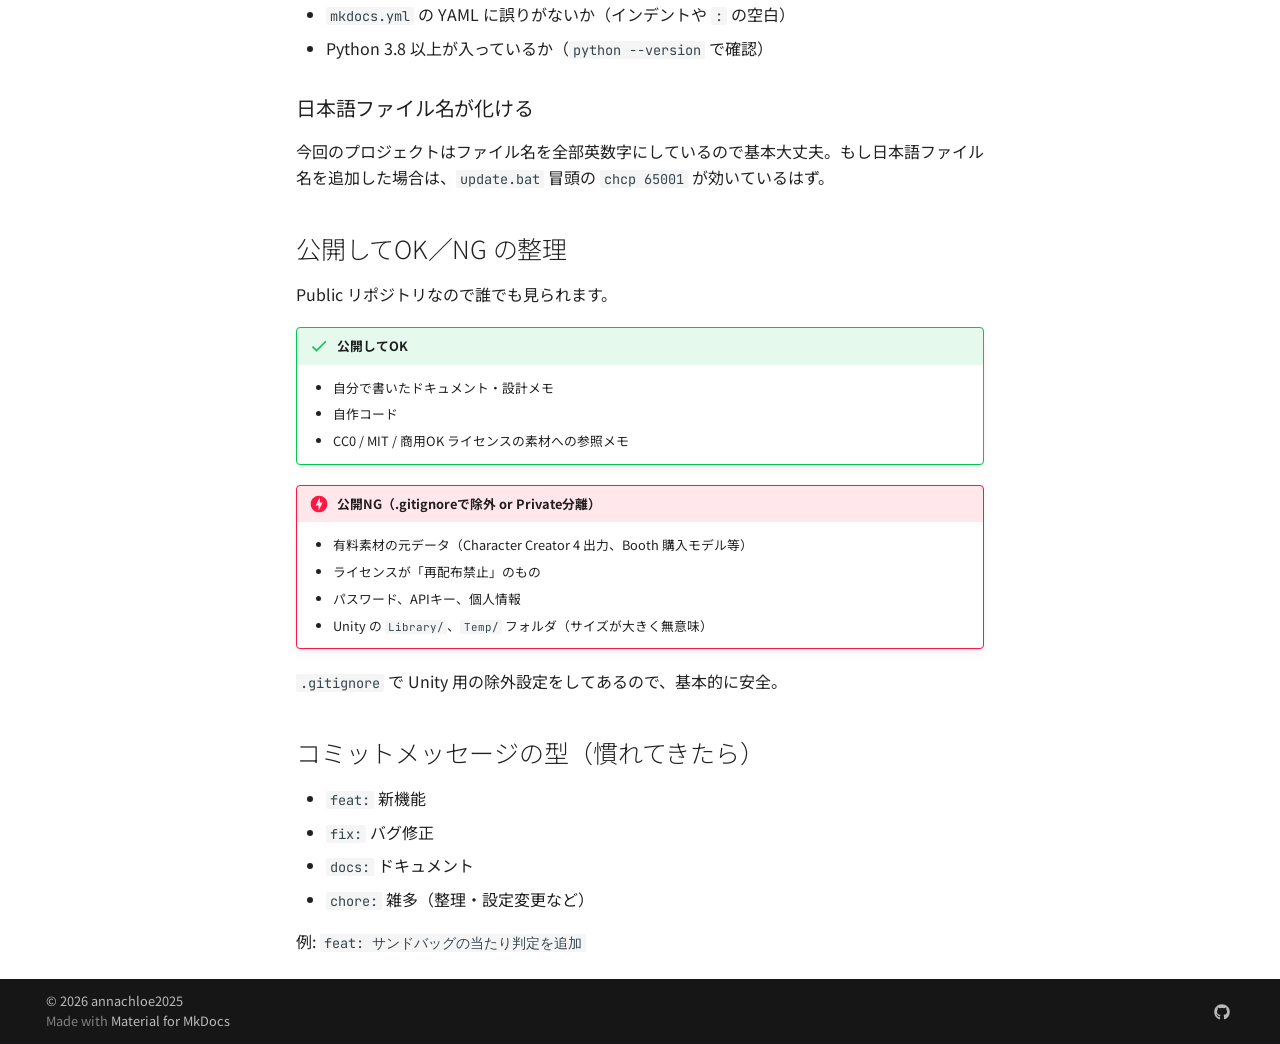
<file: tech/github-setup/index.html>
<!doctype html>
<html lang="ja" class="no-js">
  <head>
    
      <meta charset="utf-8">
      <meta name="viewport" content="width=device-width,initial-scale=1">
      
        <meta name="description" content="Valve Index 向け VR ボクシング／フィットネスゲームの個人開発プロジェクト">
      
      
      
        <link rel="canonical" href="https://annachloe2025.github.io/VRBoxing/tech/github-setup/">
      
      
        <link rel="prev" href="../unity/">
      
      
        <link rel="next" href="../docs-site-guide/">
      
      
        
      
      
      <link rel="icon" href="../../assets/icons/favicon-32.png">
      <meta name="generator" content="mkdocs-1.6.1, mkdocs-material-9.7.6">
    
    
      
        <title>GitHub セットアップ - VRBoxing</title>
      
    
    
      <link rel="stylesheet" href="../../assets/stylesheets/main.484c7ddc.min.css">
      
        
        <link rel="stylesheet" href="../../assets/stylesheets/palette.ab4e12ef.min.css">
      
      


    
    
      
    
    
      
        
        
        <link rel="preconnect" href="https://fonts.gstatic.com" crossorigin>
        <link rel="stylesheet" href="https://fonts.googleapis.com/css?family=Noto+Sans+JP:300,300i,400,400i,700,700i%7CJetBrains+Mono:400,400i,700,700i&display=fallback">
        <style>:root{--md-text-font:"Noto Sans JP";--md-code-font:"JetBrains Mono"}</style>
      
    
    
      <link rel="stylesheet" href="../../stylesheets/extra.css">
    
    <script>__md_scope=new URL("../..",location),__md_hash=e=>[...e].reduce(((e,_)=>(e<<5)-e+_.charCodeAt(0)),0),__md_get=(e,_=localStorage,t=__md_scope)=>JSON.parse(_.getItem(t.pathname+"."+e)),__md_set=(e,_,t=localStorage,a=__md_scope)=>{try{t.setItem(a.pathname+"."+e,JSON.stringify(_))}catch(e){}}</script>
    
      

    
    
  <link rel="apple-touch-icon" sizes="180x180" href="../../assets/icons/apple-touch-icon-180.png">
  <link rel="icon" type="image/svg+xml" href="../../assets/icons/boxing-glove.svg">
  <link rel="icon" type="image/png" sizes="192x192" href="../../assets/icons/favicon-192.png">
  <link rel="icon" type="image/png" sizes="512x512" href="../../assets/icons/favicon-512.png">

  </head>
  
  
    
    
      
    
    
    
    
    <body dir="ltr" data-md-color-scheme="default" data-md-color-primary="pink" data-md-color-accent="pink">
  
    
    <input class="md-toggle" data-md-toggle="drawer" type="checkbox" id="__drawer" autocomplete="off">
    <input class="md-toggle" data-md-toggle="search" type="checkbox" id="__search" autocomplete="off">
    <label class="md-overlay" for="__drawer"></label>
    <div data-md-component="skip">
      
        
        <a href="#github" class="md-skip">
          コンテンツにスキップ
        </a>
      
    </div>
    <div data-md-component="announce">
      
    </div>
    
    
      

  

<header class="md-header md-header--shadow md-header--lifted" data-md-component="header">
  <nav class="md-header__inner md-grid" aria-label="ヘッダー">
    <a href="../.." title="VRBoxing" class="md-header__button md-logo" aria-label="VRBoxing" data-md-component="logo">
      
  <img src="../../assets/icons/boxing-glove.svg" alt="logo">

    </a>
    <label class="md-header__button md-icon" for="__drawer">
      
      <svg xmlns="http://www.w3.org/2000/svg" viewBox="0 0 24 24"><path d="M3 6h18v2H3zm0 5h18v2H3zm0 5h18v2H3z"/></svg>
    </label>
    <div class="md-header__title" data-md-component="header-title">
      <div class="md-header__ellipsis">
        <div class="md-header__topic">
          <span class="md-ellipsis">
            VRBoxing
          </span>
        </div>
        <div class="md-header__topic" data-md-component="header-topic">
          <span class="md-ellipsis">
            
              GitHub セットアップ
            
          </span>
        </div>
      </div>
    </div>
    
      
        <form class="md-header__option" data-md-component="palette">
  
    
    
    
    <input class="md-option" data-md-color-media="(prefers-color-scheme: light)" data-md-color-scheme="default" data-md-color-primary="pink" data-md-color-accent="pink"  aria-label="ダークモードに切替"  type="radio" name="__palette" id="__palette_0">
    
      <label class="md-header__button md-icon" title="ダークモードに切替" for="__palette_1" hidden>
        <svg xmlns="http://www.w3.org/2000/svg" viewBox="0 0 24 24"><path d="m17.75 4.09-2.53 1.94.91 3.06-2.63-1.81-2.63 1.81.91-3.06-2.53-1.94L12.44 4l1.06-3 1.06 3zm3.5 6.91-1.64 1.25.59 1.98-1.7-1.17-1.7 1.17.59-1.98L15.75 11l2.06-.05L18.5 9l.69 1.95zm-2.28 4.95c.83-.08 1.72 1.1 1.19 1.85-.32.45-.66.87-1.08 1.27C15.17 23 8.84 23 4.94 19.07c-3.91-3.9-3.91-10.24 0-14.14.4-.4.82-.76 1.27-1.08.75-.53 1.93.36 1.85 1.19-.27 2.86.69 5.83 2.89 8.02a9.96 9.96 0 0 0 8.02 2.89m-1.64 2.02a12.08 12.08 0 0 1-7.8-3.47c-2.17-2.19-3.33-5-3.49-7.82-2.81 3.14-2.7 7.96.31 10.98 3.02 3.01 7.84 3.12 10.98.31"/></svg>
      </label>
    
  
    
    
    
    <input class="md-option" data-md-color-media="(prefers-color-scheme: dark)" data-md-color-scheme="slate" data-md-color-primary="pink" data-md-color-accent="pink"  aria-label="ライトモードに切替"  type="radio" name="__palette" id="__palette_1">
    
      <label class="md-header__button md-icon" title="ライトモードに切替" for="__palette_0" hidden>
        <svg xmlns="http://www.w3.org/2000/svg" viewBox="0 0 24 24"><path d="M12 7a5 5 0 0 1 5 5 5 5 0 0 1-5 5 5 5 0 0 1-5-5 5 5 0 0 1 5-5m0 2a3 3 0 0 0-3 3 3 3 0 0 0 3 3 3 3 0 0 0 3-3 3 3 0 0 0-3-3m0-7 2.39 3.42C13.65 5.15 12.84 5 12 5s-1.65.15-2.39.42zM3.34 7l4.16-.35A7.2 7.2 0 0 0 5.94 8.5c-.44.74-.69 1.5-.83 2.29zm.02 10 1.76-3.77a7.131 7.131 0 0 0 2.38 4.14zM20.65 7l-1.77 3.79a7.02 7.02 0 0 0-2.38-4.15zm-.01 10-4.14.36c.59-.51 1.12-1.14 1.54-1.86.42-.73.69-1.5.83-2.29zM12 22l-2.41-3.44c.74.27 1.55.44 2.41.44.82 0 1.63-.17 2.37-.44z"/></svg>
      </label>
    
  
</form>
      
    
    
      <script>var palette=__md_get("__palette");if(palette&&palette.color){if("(prefers-color-scheme)"===palette.color.media){var media=matchMedia("(prefers-color-scheme: light)"),input=document.querySelector(media.matches?"[data-md-color-media='(prefers-color-scheme: light)']":"[data-md-color-media='(prefers-color-scheme: dark)']");palette.color.media=input.getAttribute("data-md-color-media"),palette.color.scheme=input.getAttribute("data-md-color-scheme"),palette.color.primary=input.getAttribute("data-md-color-primary"),palette.color.accent=input.getAttribute("data-md-color-accent")}for(var[key,value]of Object.entries(palette.color))document.body.setAttribute("data-md-color-"+key,value)}</script>
    
    
    
      
      
        <label class="md-header__button md-icon" for="__search">
          
          <svg xmlns="http://www.w3.org/2000/svg" viewBox="0 0 24 24"><path d="M9.5 3A6.5 6.5 0 0 1 16 9.5c0 1.61-.59 3.09-1.56 4.23l.27.27h.79l5 5-1.5 1.5-5-5v-.79l-.27-.27A6.52 6.52 0 0 1 9.5 16 6.5 6.5 0 0 1 3 9.5 6.5 6.5 0 0 1 9.5 3m0 2C7 5 5 7 5 9.5S7 14 9.5 14 14 12 14 9.5 12 5 9.5 5"/></svg>
        </label>
        <div class="md-search" data-md-component="search" role="dialog">
  <label class="md-search__overlay" for="__search"></label>
  <div class="md-search__inner" role="search">
    <form class="md-search__form" name="search">
      <input type="text" class="md-search__input" name="query" aria-label="検索" placeholder="検索" autocapitalize="off" autocorrect="off" autocomplete="off" spellcheck="false" data-md-component="search-query" required>
      <label class="md-search__icon md-icon" for="__search">
        
        <svg xmlns="http://www.w3.org/2000/svg" viewBox="0 0 24 24"><path d="M9.5 3A6.5 6.5 0 0 1 16 9.5c0 1.61-.59 3.09-1.56 4.23l.27.27h.79l5 5-1.5 1.5-5-5v-.79l-.27-.27A6.52 6.52 0 0 1 9.5 16 6.5 6.5 0 0 1 3 9.5 6.5 6.5 0 0 1 9.5 3m0 2C7 5 5 7 5 9.5S7 14 9.5 14 14 12 14 9.5 12 5 9.5 5"/></svg>
        
        <svg xmlns="http://www.w3.org/2000/svg" viewBox="0 0 24 24"><path d="M20 11v2H8l5.5 5.5-1.42 1.42L4.16 12l7.92-7.92L13.5 5.5 8 11z"/></svg>
      </label>
      <nav class="md-search__options" aria-label="検索">
        
          <a href="javascript:void(0)" class="md-search__icon md-icon" title="共有" aria-label="共有" data-clipboard data-clipboard-text="" data-md-component="search-share" tabindex="-1">
            
            <svg xmlns="http://www.w3.org/2000/svg" viewBox="0 0 24 24"><path d="M18 16.08c-.76 0-1.44.3-1.96.77L8.91 12.7c.05-.23.09-.46.09-.7s-.04-.47-.09-.7l7.05-4.11c.54.5 1.25.81 2.04.81a3 3 0 0 0 3-3 3 3 0 0 0-3-3 3 3 0 0 0-3 3c0 .24.04.47.09.7L8.04 9.81C7.5 9.31 6.79 9 6 9a3 3 0 0 0-3 3 3 3 0 0 0 3 3c.79 0 1.5-.31 2.04-.81l7.12 4.15c-.05.21-.08.43-.08.66 0 1.61 1.31 2.91 2.92 2.91s2.92-1.3 2.92-2.91A2.92 2.92 0 0 0 18 16.08"/></svg>
          </a>
        
        <button type="reset" class="md-search__icon md-icon" title="クリア" aria-label="クリア" tabindex="-1">
          
          <svg xmlns="http://www.w3.org/2000/svg" viewBox="0 0 24 24"><path d="M19 6.41 17.59 5 12 10.59 6.41 5 5 6.41 10.59 12 5 17.59 6.41 19 12 13.41 17.59 19 19 17.59 13.41 12z"/></svg>
        </button>
      </nav>
      
        <div class="md-search__suggest" data-md-component="search-suggest"></div>
      
    </form>
    <div class="md-search__output">
      <div class="md-search__scrollwrap" tabindex="0" data-md-scrollfix>
        <div class="md-search-result" data-md-component="search-result">
          <div class="md-search-result__meta">
            検索を初期化
          </div>
          <ol class="md-search-result__list" role="presentation"></ol>
        </div>
      </div>
    </div>
  </div>
</div>
      
    
    
      <div class="md-header__source">
        <a href="https://github.com/annachloe2025/VRBoxing" title="リポジトリへ" class="md-source" data-md-component="source">
  <div class="md-source__icon md-icon">
    
    <svg xmlns="http://www.w3.org/2000/svg" viewBox="0 0 512 512"><!--! Font Awesome Free 7.1.0 by @fontawesome - https://fontawesome.com License - https://fontawesome.com/license/free (Icons: CC BY 4.0, Fonts: SIL OFL 1.1, Code: MIT License) Copyright 2025 Fonticons, Inc.--><path d="M173.9 397.4c0 2-2.3 3.6-5.2 3.6-3.3.3-5.6-1.3-5.6-3.6 0-2 2.3-3.6 5.2-3.6 3-.3 5.6 1.3 5.6 3.6m-31.1-4.5c-.7 2 1.3 4.3 4.3 4.9 2.6 1 5.6 0 6.2-2s-1.3-4.3-4.3-5.2c-2.6-.7-5.5.3-6.2 2.3m44.2-1.7c-2.9.7-4.9 2.6-4.6 4.9.3 2 2.9 3.3 5.9 2.6 2.9-.7 4.9-2.6 4.6-4.6-.3-1.9-3-3.2-5.9-2.9M252.8 8C114.1 8 8 113.3 8 252c0 110.9 69.8 205.8 169.5 239.2 12.8 2.3 17.3-5.6 17.3-12.1 0-6.2-.3-40.4-.3-61.4 0 0-70 15-84.7-29.8 0 0-11.4-29.1-27.8-36.6 0 0-22.9-15.7 1.6-15.4 0 0 24.9 2 38.6 25.8 21.9 38.6 58.6 27.5 72.9 20.9 2.3-16 8.8-27.1 16-33.7-55.9-6.2-112.3-14.3-112.3-110.5 0-27.5 7.6-41.3 23.6-58.9-2.6-6.5-11.1-33.3 2.6-67.9 20.9-6.5 69 27 69 27 20-5.6 41.5-8.5 62.8-8.5s42.8 2.9 62.8 8.5c0 0 48.1-33.6 69-27 13.7 34.7 5.2 61.4 2.6 67.9 16 17.7 25.8 31.5 25.8 58.9 0 96.5-58.9 104.2-114.8 110.5 9.2 7.9 17 22.9 17 46.4 0 33.7-.3 75.4-.3 83.6 0 6.5 4.6 14.4 17.3 12.1C436.2 457.8 504 362.9 504 252 504 113.3 391.5 8 252.8 8M105.2 352.9c-1.3 1-1 3.3.7 5.2 1.6 1.6 3.9 2.3 5.2 1 1.3-1 1-3.3-.7-5.2-1.6-1.6-3.9-2.3-5.2-1m-10.8-8.1c-.7 1.3.3 2.9 2.3 3.9 1.6 1 3.6.7 4.3-.7.7-1.3-.3-2.9-2.3-3.9-2-.6-3.6-.3-4.3.7m32.4 35.6c-1.6 1.3-1 4.3 1.3 6.2 2.3 2.3 5.2 2.6 6.5 1 1.3-1.3.7-4.3-1.3-6.2-2.2-2.3-5.2-2.6-6.5-1m-11.4-14.7c-1.6 1-1.6 3.6 0 5.9s4.3 3.3 5.6 2.3c1.6-1.3 1.6-3.9 0-6.2-1.4-2.3-4-3.3-5.6-2"/></svg>
  </div>
  <div class="md-source__repository">
    annachloe2025/VRBoxing
  </div>
</a>
      </div>
    
  </nav>
  
    
      
<nav class="md-tabs" aria-label="タブ" data-md-component="tabs">
  <div class="md-grid">
    <ul class="md-tabs__list">
      
        
  
  
  
  
    <li class="md-tabs__item">
      <a href="../.." class="md-tabs__link">
        
  
  
    
  
  ホーム

      </a>
    </li>
  

      
        
  
  
  
  
    <li class="md-tabs__item">
      <a href="../../tasks/" class="md-tabs__link">
        
  
  
    
  
  いまのタスク

      </a>
    </li>
  

      
        
  
  
  
  
    
    
      <li class="md-tabs__item">
        <a href="../../steps/step1/" class="md-tabs__link">
          
  
  
    
  
  開発ステップ

        </a>
      </li>
    
  

      
        
  
  
  
  
    
    
      <li class="md-tabs__item">
        <a href="../../design/notes/" class="md-tabs__link">
          
  
  
    
  
  設計・ログ

        </a>
      </li>
    
  

      
        
  
  
  
    
  
  
    
    
      <li class="md-tabs__item md-tabs__item--active">
        <a href="../unity/" class="md-tabs__link">
          
  
  
    
  
  技術・環境構築

        </a>
      </li>
    
  

      
        
  
  
  
  
    
    
      <li class="md-tabs__item">
        <a href="../../assets/overview/" class="md-tabs__link">
          
  
  
    
  
  素材管理

        </a>
      </li>
    
  

      
        
  
  
  
  
    
    
      <li class="md-tabs__item">
        <a href="../../misc/reference/" class="md-tabs__link">
          
  
  
    
  
  その他

        </a>
      </li>
    
  

      
    </ul>
  </div>
</nav>
    
  
</header>
    
    <div class="md-container" data-md-component="container">
      
      
        
      
      <main class="md-main" data-md-component="main">
        <div class="md-main__inner md-grid">
          
            
              
              <div class="md-sidebar md-sidebar--primary" data-md-component="sidebar" data-md-type="navigation" >
                <div class="md-sidebar__scrollwrap">
                  <div class="md-sidebar__inner">
                    


  


<nav class="md-nav md-nav--primary md-nav--lifted" aria-label="ナビゲーション" data-md-level="0">
  <label class="md-nav__title" for="__drawer">
    <a href="../.." title="VRBoxing" class="md-nav__button md-logo" aria-label="VRBoxing" data-md-component="logo">
      
  <img src="../../assets/icons/boxing-glove.svg" alt="logo">

    </a>
    VRBoxing
  </label>
  
    <div class="md-nav__source">
      <a href="https://github.com/annachloe2025/VRBoxing" title="リポジトリへ" class="md-source" data-md-component="source">
  <div class="md-source__icon md-icon">
    
    <svg xmlns="http://www.w3.org/2000/svg" viewBox="0 0 512 512"><!--! Font Awesome Free 7.1.0 by @fontawesome - https://fontawesome.com License - https://fontawesome.com/license/free (Icons: CC BY 4.0, Fonts: SIL OFL 1.1, Code: MIT License) Copyright 2025 Fonticons, Inc.--><path d="M173.9 397.4c0 2-2.3 3.6-5.2 3.6-3.3.3-5.6-1.3-5.6-3.6 0-2 2.3-3.6 5.2-3.6 3-.3 5.6 1.3 5.6 3.6m-31.1-4.5c-.7 2 1.3 4.3 4.3 4.9 2.6 1 5.6 0 6.2-2s-1.3-4.3-4.3-5.2c-2.6-.7-5.5.3-6.2 2.3m44.2-1.7c-2.9.7-4.9 2.6-4.6 4.9.3 2 2.9 3.3 5.9 2.6 2.9-.7 4.9-2.6 4.6-4.6-.3-1.9-3-3.2-5.9-2.9M252.8 8C114.1 8 8 113.3 8 252c0 110.9 69.8 205.8 169.5 239.2 12.8 2.3 17.3-5.6 17.3-12.1 0-6.2-.3-40.4-.3-61.4 0 0-70 15-84.7-29.8 0 0-11.4-29.1-27.8-36.6 0 0-22.9-15.7 1.6-15.4 0 0 24.9 2 38.6 25.8 21.9 38.6 58.6 27.5 72.9 20.9 2.3-16 8.8-27.1 16-33.7-55.9-6.2-112.3-14.3-112.3-110.5 0-27.5 7.6-41.3 23.6-58.9-2.6-6.5-11.1-33.3 2.6-67.9 20.9-6.5 69 27 69 27 20-5.6 41.5-8.5 62.8-8.5s42.8 2.9 62.8 8.5c0 0 48.1-33.6 69-27 13.7 34.7 5.2 61.4 2.6 67.9 16 17.7 25.8 31.5 25.8 58.9 0 96.5-58.9 104.2-114.8 110.5 9.2 7.9 17 22.9 17 46.4 0 33.7-.3 75.4-.3 83.6 0 6.5 4.6 14.4 17.3 12.1C436.2 457.8 504 362.9 504 252 504 113.3 391.5 8 252.8 8M105.2 352.9c-1.3 1-1 3.3.7 5.2 1.6 1.6 3.9 2.3 5.2 1 1.3-1 1-3.3-.7-5.2-1.6-1.6-3.9-2.3-5.2-1m-10.8-8.1c-.7 1.3.3 2.9 2.3 3.9 1.6 1 3.6.7 4.3-.7.7-1.3-.3-2.9-2.3-3.9-2-.6-3.6-.3-4.3.7m32.4 35.6c-1.6 1.3-1 4.3 1.3 6.2 2.3 2.3 5.2 2.6 6.5 1 1.3-1.3.7-4.3-1.3-6.2-2.2-2.3-5.2-2.6-6.5-1m-11.4-14.7c-1.6 1-1.6 3.6 0 5.9s4.3 3.3 5.6 2.3c1.6-1.3 1.6-3.9 0-6.2-1.4-2.3-4-3.3-5.6-2"/></svg>
  </div>
  <div class="md-source__repository">
    annachloe2025/VRBoxing
  </div>
</a>
    </div>
  
  <ul class="md-nav__list" data-md-scrollfix>
    
      
      
  
  
  
  
    <li class="md-nav__item">
      <a href="../.." class="md-nav__link">
        
  
  
  <span class="md-ellipsis">
    
  
    ホーム
  

    
  </span>
  
  

      </a>
    </li>
  

    
      
      
  
  
  
  
    <li class="md-nav__item">
      <a href="../../tasks/" class="md-nav__link">
        
  
  
  <span class="md-ellipsis">
    
  
    いまのタスク
  

    
  </span>
  
  

      </a>
    </li>
  

    
      
      
  
  
  
  
    
    
      
        
      
    
    
    
      
      
        
      
    
    
    <li class="md-nav__item md-nav__item--nested">
      
        
        
        <input class="md-nav__toggle md-toggle " type="checkbox" id="__nav_3" >
        
          
          <label class="md-nav__link" for="__nav_3" id="__nav_3_label" tabindex="0">
            
  
  
  <span class="md-ellipsis">
    
  
    開発ステップ
  

    
  </span>
  
  

            <span class="md-nav__icon md-icon"></span>
          </label>
        
        <nav class="md-nav" data-md-level="1" aria-labelledby="__nav_3_label" aria-expanded="false">
          <label class="md-nav__title" for="__nav_3">
            <span class="md-nav__icon md-icon"></span>
            
  
    開発ステップ
  

          </label>
          <ul class="md-nav__list" data-md-scrollfix>
            
              
                
  
  
  
  
    <li class="md-nav__item">
      <a href="../../steps/step1/" class="md-nav__link">
        
  
  
  <span class="md-ellipsis">
    
  
    ステップ1 殴れる女性キャラ
  

    
  </span>
  
  

      </a>
    </li>
  

              
            
          </ul>
        </nav>
      
    </li>
  

    
      
      
  
  
  
  
    
    
      
        
      
        
      
    
    
    
      
      
        
      
    
    
    <li class="md-nav__item md-nav__item--nested">
      
        
        
        <input class="md-nav__toggle md-toggle " type="checkbox" id="__nav_4" >
        
          
          <label class="md-nav__link" for="__nav_4" id="__nav_4_label" tabindex="0">
            
  
  
  <span class="md-ellipsis">
    
  
    設計・ログ
  

    
  </span>
  
  

            <span class="md-nav__icon md-icon"></span>
          </label>
        
        <nav class="md-nav" data-md-level="1" aria-labelledby="__nav_4_label" aria-expanded="false">
          <label class="md-nav__title" for="__nav_4">
            <span class="md-nav__icon md-icon"></span>
            
  
    設計・ログ
  

          </label>
          <ul class="md-nav__list" data-md-scrollfix>
            
              
                
  
  
  
  
    <li class="md-nav__item">
      <a href="../../design/notes/" class="md-nav__link">
        
  
  
  <span class="md-ellipsis">
    
  
    ゲーム設計メモ
  

    
  </span>
  
  

      </a>
    </li>
  

              
            
              
                
  
  
  
  
    <li class="md-nav__item">
      <a href="../../design/dev-log/" class="md-nav__link">
        
  
  
  <span class="md-ellipsis">
    
  
    開発ログ
  

    
  </span>
  
  

      </a>
    </li>
  

              
            
          </ul>
        </nav>
      
    </li>
  

    
      
      
  
  
    
  
  
  
    
    
      
        
      
        
      
        
      
    
    
    
      
        
        
      
      
        
      
    
    
    <li class="md-nav__item md-nav__item--active md-nav__item--section md-nav__item--nested">
      
        
        
        <input class="md-nav__toggle md-toggle " type="checkbox" id="__nav_5" checked>
        
          
          <label class="md-nav__link" for="__nav_5" id="__nav_5_label" tabindex="">
            
  
  
  <span class="md-ellipsis">
    
  
    技術・環境構築
  

    
  </span>
  
  

            <span class="md-nav__icon md-icon"></span>
          </label>
        
        <nav class="md-nav" data-md-level="1" aria-labelledby="__nav_5_label" aria-expanded="true">
          <label class="md-nav__title" for="__nav_5">
            <span class="md-nav__icon md-icon"></span>
            
  
    技術・環境構築
  

          </label>
          <ul class="md-nav__list" data-md-scrollfix>
            
              
                
  
  
  
  
    <li class="md-nav__item">
      <a href="../unity/" class="md-nav__link">
        
  
  
  <span class="md-ellipsis">
    
  
    Unity プロジェクト
  

    
  </span>
  
  

      </a>
    </li>
  

              
            
              
                
  
  
    
  
  
  
    <li class="md-nav__item md-nav__item--active">
      
      <input class="md-nav__toggle md-toggle" type="checkbox" id="__toc">
      
      
        
      
      
        <label class="md-nav__link md-nav__link--active" for="__toc">
          
  
  
  <span class="md-ellipsis">
    
  
    GitHub セットアップ
  

    
  </span>
  
  

          <span class="md-nav__icon md-icon"></span>
        </label>
      
      <a href="./" class="md-nav__link md-nav__link--active">
        
  
  
  <span class="md-ellipsis">
    
  
    GitHub セットアップ
  

    
  </span>
  
  

      </a>
      
        

<nav class="md-nav md-nav--secondary" aria-label="目次">
  
  
  
    
  
  
    <label class="md-nav__title" for="__toc">
      <span class="md-nav__icon md-icon"></span>
      目次
    </label>
    <ul class="md-nav__list" data-md-component="toc" data-md-scrollfix>
      
        <li class="md-nav__item">
  <a href="#_1" class="md-nav__link">
    <span class="md-ellipsis">
      
        日々の更新のしかた
      
    </span>
  </a>
  
</li>
      
        <li class="md-nav__item">
  <a href="#github-pages-branch" class="md-nav__link">
    <span class="md-ellipsis">
      
        GitHub Pages の branch 設定（初回のみ）
      
    </span>
  </a>
  
</li>
      
        <li class="md-nav__item">
  <a href="#_2" class="md-nav__link">
    <span class="md-ellipsis">
      
        詰まったとき用メモ
      
    </span>
  </a>
  
    <nav class="md-nav" aria-label="詰まったとき用メモ">
      <ul class="md-nav__list">
        
          <li class="md-nav__item">
  <a href="#git-push" class="md-nav__link">
    <span class="md-ellipsis">
      
        git push で認証エラー
      
    </span>
  </a>
  
</li>
        
          <li class="md-nav__item">
  <a href="#mkdocs-gh-deploy" class="md-nav__link">
    <span class="md-ellipsis">
      
        mkdocs gh-deploy が失敗する
      
    </span>
  </a>
  
</li>
        
          <li class="md-nav__item">
  <a href="#_3" class="md-nav__link">
    <span class="md-ellipsis">
      
        日本語ファイル名が化ける
      
    </span>
  </a>
  
</li>
        
      </ul>
    </nav>
  
</li>
      
        <li class="md-nav__item">
  <a href="#okng" class="md-nav__link">
    <span class="md-ellipsis">
      
        公開してOK／NG の整理
      
    </span>
  </a>
  
</li>
      
        <li class="md-nav__item">
  <a href="#_4" class="md-nav__link">
    <span class="md-ellipsis">
      
        コミットメッセージの型（慣れてきたら）
      
    </span>
  </a>
  
</li>
      
    </ul>
  
</nav>
      
    </li>
  

              
            
              
                
  
  
  
  
    <li class="md-nav__item">
      <a href="../docs-site-guide/" class="md-nav__link">
        
  
  
  <span class="md-ellipsis">
    
  
    ドキュメントサイト運用
  

    
  </span>
  
  

      </a>
    </li>
  

              
            
          </ul>
        </nav>
      
    </li>
  

    
      
      
  
  
  
  
    
    
      
        
      
        
      
    
    
    
      
      
        
      
    
    
    <li class="md-nav__item md-nav__item--nested">
      
        
        
        <input class="md-nav__toggle md-toggle " type="checkbox" id="__nav_6" >
        
          
          <label class="md-nav__link" for="__nav_6" id="__nav_6_label" tabindex="0">
            
  
  
  <span class="md-ellipsis">
    
  
    素材管理
  

    
  </span>
  
  

            <span class="md-nav__icon md-icon"></span>
          </label>
        
        <nav class="md-nav" data-md-level="1" aria-labelledby="__nav_6_label" aria-expanded="false">
          <label class="md-nav__title" for="__nav_6">
            <span class="md-nav__icon md-icon"></span>
            
  
    素材管理
  

          </label>
          <ul class="md-nav__list" data-md-scrollfix>
            
              
                
  
  
  
  
    <li class="md-nav__item">
      <a href="../../assets/overview/" class="md-nav__link">
        
  
  
  <span class="md-ellipsis">
    
  
    素材全体ルール
  

    
  </span>
  
  

      </a>
    </li>
  

              
            
              
                
  
  
  
  
    <li class="md-nav__item">
      <a href="../../assets/characters/" class="md-nav__link">
        
  
  
  <span class="md-ellipsis">
    
  
    キャラクター素材
  

    
  </span>
  
  

      </a>
    </li>
  

              
            
          </ul>
        </nav>
      
    </li>
  

    
      
      
  
  
  
  
    
    
      
        
      
        
      
        
      
    
    
    
      
      
        
      
    
    
    <li class="md-nav__item md-nav__item--nested">
      
        
        
        <input class="md-nav__toggle md-toggle " type="checkbox" id="__nav_7" >
        
          
          <label class="md-nav__link" for="__nav_7" id="__nav_7_label" tabindex="0">
            
  
  
  <span class="md-ellipsis">
    
  
    その他
  

    
  </span>
  
  

            <span class="md-nav__icon md-icon"></span>
          </label>
        
        <nav class="md-nav" data-md-level="1" aria-labelledby="__nav_7_label" aria-expanded="false">
          <label class="md-nav__title" for="__nav_7">
            <span class="md-nav__icon md-icon"></span>
            
  
    その他
  

          </label>
          <ul class="md-nav__list" data-md-scrollfix>
            
              
                
  
  
  
  
    <li class="md-nav__item">
      <a href="../../misc/reference/" class="md-nav__link">
        
  
  
  <span class="md-ellipsis">
    
  
    参考資料
  

    
  </span>
  
  

      </a>
    </li>
  

              
            
              
                
  
  
  
  
    <li class="md-nav__item">
      <a href="../../misc/builds/" class="md-nav__link">
        
  
  
  <span class="md-ellipsis">
    
  
    ビルド
  

    
  </span>
  
  

      </a>
    </li>
  

              
            
              
                
  
  
  
  
    <li class="md-nav__item">
      <a href="../../misc/backups/" class="md-nav__link">
        
  
  
  <span class="md-ellipsis">
    
  
    バックアップ
  

    
  </span>
  
  

      </a>
    </li>
  

              
            
          </ul>
        </nav>
      
    </li>
  

    
  </ul>
</nav>
                  </div>
                </div>
              </div>
            
            
              
              <div class="md-sidebar md-sidebar--secondary" data-md-component="sidebar" data-md-type="toc" >
                <div class="md-sidebar__scrollwrap">
                  <div class="md-sidebar__inner">
                    

<nav class="md-nav md-nav--secondary" aria-label="目次">
  
  
  
    
  
  
    <label class="md-nav__title" for="__toc">
      <span class="md-nav__icon md-icon"></span>
      目次
    </label>
    <ul class="md-nav__list" data-md-component="toc" data-md-scrollfix>
      
        <li class="md-nav__item">
  <a href="#_1" class="md-nav__link">
    <span class="md-ellipsis">
      
        日々の更新のしかた
      
    </span>
  </a>
  
</li>
      
        <li class="md-nav__item">
  <a href="#github-pages-branch" class="md-nav__link">
    <span class="md-ellipsis">
      
        GitHub Pages の branch 設定（初回のみ）
      
    </span>
  </a>
  
</li>
      
        <li class="md-nav__item">
  <a href="#_2" class="md-nav__link">
    <span class="md-ellipsis">
      
        詰まったとき用メモ
      
    </span>
  </a>
  
    <nav class="md-nav" aria-label="詰まったとき用メモ">
      <ul class="md-nav__list">
        
          <li class="md-nav__item">
  <a href="#git-push" class="md-nav__link">
    <span class="md-ellipsis">
      
        git push で認証エラー
      
    </span>
  </a>
  
</li>
        
          <li class="md-nav__item">
  <a href="#mkdocs-gh-deploy" class="md-nav__link">
    <span class="md-ellipsis">
      
        mkdocs gh-deploy が失敗する
      
    </span>
  </a>
  
</li>
        
          <li class="md-nav__item">
  <a href="#_3" class="md-nav__link">
    <span class="md-ellipsis">
      
        日本語ファイル名が化ける
      
    </span>
  </a>
  
</li>
        
      </ul>
    </nav>
  
</li>
      
        <li class="md-nav__item">
  <a href="#okng" class="md-nav__link">
    <span class="md-ellipsis">
      
        公開してOK／NG の整理
      
    </span>
  </a>
  
</li>
      
        <li class="md-nav__item">
  <a href="#_4" class="md-nav__link">
    <span class="md-ellipsis">
      
        コミットメッセージの型（慣れてきたら）
      
    </span>
  </a>
  
</li>
      
    </ul>
  
</nav>
                  </div>
                </div>
              </div>
            
          
          
            <div class="md-content" data-md-component="content">
              
              <article class="md-content__inner md-typeset">
                
                  


  
  


<h1 id="github">GitHub セットアップ<a class="headerlink" href="#github" title="Permanent link">&para;</a></h1>
<p>このプロジェクトは GitHub リポジトリ <code>annachloe2025/VRBoxing</code> にアップ済み。ドキュメントサイトは <code>gh-pages</code> ブランチで公開される（MkDocs 方式）。</p>
<div class="admonition info">
<p class="admonition-title">現状</p>
<ul>
<li>リポジトリ: <a href="https://github.com/annachloe2025/VRBoxing">https://github.com/annachloe2025/VRBoxing</a></li>
<li>ドキュメントサイト: <a href="https://annachloe2025.github.io/VRBoxing/">https://annachloe2025.github.io/VRBoxing/</a></li>
<li>ソース管理: <code>main</code> ブランチ</li>
<li>サイト公開: <code>gh-pages</code> ブランチ（<code>mkdocs gh-deploy</code> で自動更新）</li>
</ul>
</div>
<h2 id="_1">日々の更新のしかた<a class="headerlink" href="#_1" title="Permanent link">&para;</a></h2>
<p><strong><code>update.bat</code> をダブルクリックするだけ。</strong> それだけで：</p>
<ol>
<li>必要な Python パッケージを自動で入れる</li>
<li>変更をステージング</li>
<li>コミット（メッセージはEnterでデフォルト）</li>
<li>GitHub に push</li>
<li>MkDocs でサイトをビルドして <code>gh-pages</code> に push</li>
<li>GitHub Pages が自動で反映（1〜2分）</li>
</ol>
<h2 id="github-pages-branch">GitHub Pages の branch 設定（初回のみ）<a class="headerlink" href="#github-pages-branch" title="Permanent link">&para;</a></h2>
<p>MkDocs は <code>gh-pages</code> ブランチを自動で作ってビルド結果を push します。GitHub Pages 側の設定でこのブランチを公開対象にする必要があります。</p>
<ol>
<li><a href="https://github.com/annachloe2025/VRBoxing/settings/pages">https://github.com/annachloe2025/VRBoxing/settings/pages</a> を開く</li>
<li><strong>Source</strong>: <code>Deploy from a branch</code></li>
<li><strong>Branch</strong>: <code>gh-pages</code> を選択、フォルダは <code>/ (root)</code></li>
<li><code>Save</code></li>
</ol>
<p>この設定は <strong>1回やれば以降は自動</strong>。</p>
<h2 id="_2">詰まったとき用メモ<a class="headerlink" href="#_2" title="Permanent link">&para;</a></h2>
<h3 id="git-push"><code>git push</code> で認証エラー<a class="headerlink" href="#git-push" title="Permanent link">&para;</a></h3>
<p>ユーザー名とパスワードで弾かれるとき → <strong>Personal Access Token</strong> が必要：</p>
<ol>
<li><a href="https://github.com/settings/tokens">https://github.com/settings/tokens</a> へ</li>
<li>「Generate new token (classic)」</li>
<li>Note: <code>VRBoxing push</code></li>
<li>Scopes: <strong><code>repo</code></strong> にチェック</li>
<li>Generate → 表示トークンをコピー</li>
<li>PowerShell の「パスワード」欄にトークンを貼り付け</li>
</ol>
<h3 id="mkdocs-gh-deploy"><code>mkdocs gh-deploy</code> が失敗する<a class="headerlink" href="#mkdocs-gh-deploy" title="Permanent link">&para;</a></h3>
<ul>
<li><code>pip install mkdocs mkdocs-material</code> し直してみる</li>
<li><code>mkdocs.yml</code> の YAML に誤りがないか（インデントや <code>:</code> の空白）</li>
<li>Python 3.8 以上が入っているか（<code>python --version</code> で確認）</li>
</ul>
<h3 id="_3">日本語ファイル名が化ける<a class="headerlink" href="#_3" title="Permanent link">&para;</a></h3>
<p>今回のプロジェクトはファイル名を全部英数字にしているので基本大丈夫。もし日本語ファイル名を追加した場合は、<code>update.bat</code> 冒頭の <code>chcp 65001</code> が効いているはず。</p>
<h2 id="okng">公開してOK／NG の整理<a class="headerlink" href="#okng" title="Permanent link">&para;</a></h2>
<p>Public リポジトリなので誰でも見られます。</p>
<div class="admonition success">
<p class="admonition-title">公開してOK</p>
<ul>
<li>自分で書いたドキュメント・設計メモ</li>
<li>自作コード</li>
<li>CC0 / MIT / 商用OK ライセンスの素材への参照メモ</li>
</ul>
</div>
<div class="admonition danger">
<p class="admonition-title">公開NG（.gitignoreで除外 or Private分離）</p>
<ul>
<li>有料素材の元データ（Character Creator 4 出力、Booth 購入モデル等）</li>
<li>ライセンスが「再配布禁止」のもの</li>
<li>パスワード、APIキー、個人情報</li>
<li>Unity の <code>Library/</code>、<code>Temp/</code> フォルダ（サイズが大きく無意味）</li>
</ul>
</div>
<p><code>.gitignore</code> で Unity 用の除外設定をしてあるので、基本的に安全。</p>
<h2 id="_4">コミットメッセージの型（慣れてきたら）<a class="headerlink" href="#_4" title="Permanent link">&para;</a></h2>
<ul>
<li><code>feat:</code> 新機能</li>
<li><code>fix:</code> バグ修正</li>
<li><code>docs:</code> ドキュメント</li>
<li><code>chore:</code> 雑多（整理・設定変更など）</li>
</ul>
<p>例: <code>feat: サンドバッグの当たり判定を追加</code></p>












                
              </article>
            </div>
          
          
  <script>var tabs=__md_get("__tabs");if(Array.isArray(tabs))e:for(var set of document.querySelectorAll(".tabbed-set")){var labels=set.querySelector(".tabbed-labels");for(var tab of tabs)for(var label of labels.getElementsByTagName("label"))if(label.innerText.trim()===tab){var input=document.getElementById(label.htmlFor);input.checked=!0;continue e}}</script>

<script>var target=document.getElementById(location.hash.slice(1));target&&target.name&&(target.checked=target.name.startsWith("__tabbed_"))</script>
        </div>
        
          <button type="button" class="md-top md-icon" data-md-component="top" hidden>
  
  <svg xmlns="http://www.w3.org/2000/svg" viewBox="0 0 24 24"><path d="M13 20h-2V8l-5.5 5.5-1.42-1.42L12 4.16l7.92 7.92-1.42 1.42L13 8z"/></svg>
  ページトップへ戻る
</button>
        
      </main>
      
        <footer class="md-footer">
  
  <div class="md-footer-meta md-typeset">
    <div class="md-footer-meta__inner md-grid">
      <div class="md-copyright">
  
    <div class="md-copyright__highlight">
      &copy; 2026 annachloe2025
    </div>
  
  
    Made with
    <a href="https://squidfunk.github.io/mkdocs-material/" target="_blank" rel="noopener">
      Material for MkDocs
    </a>
  
</div>
      
        
<div class="md-social">
  
    
    
    
    
      
      
    
    <a href="https://github.com/annachloe2025/VRBoxing" target="_blank" rel="noopener" title="github.com" class="md-social__link">
      <svg xmlns="http://www.w3.org/2000/svg" viewBox="0 0 512 512"><!--! Font Awesome Free 7.1.0 by @fontawesome - https://fontawesome.com License - https://fontawesome.com/license/free (Icons: CC BY 4.0, Fonts: SIL OFL 1.1, Code: MIT License) Copyright 2025 Fonticons, Inc.--><path d="M173.9 397.4c0 2-2.3 3.6-5.2 3.6-3.3.3-5.6-1.3-5.6-3.6 0-2 2.3-3.6 5.2-3.6 3-.3 5.6 1.3 5.6 3.6m-31.1-4.5c-.7 2 1.3 4.3 4.3 4.9 2.6 1 5.6 0 6.2-2s-1.3-4.3-4.3-5.2c-2.6-.7-5.5.3-6.2 2.3m44.2-1.7c-2.9.7-4.9 2.6-4.6 4.9.3 2 2.9 3.3 5.9 2.6 2.9-.7 4.9-2.6 4.6-4.6-.3-1.9-3-3.2-5.9-2.9M252.8 8C114.1 8 8 113.3 8 252c0 110.9 69.8 205.8 169.5 239.2 12.8 2.3 17.3-5.6 17.3-12.1 0-6.2-.3-40.4-.3-61.4 0 0-70 15-84.7-29.8 0 0-11.4-29.1-27.8-36.6 0 0-22.9-15.7 1.6-15.4 0 0 24.9 2 38.6 25.8 21.9 38.6 58.6 27.5 72.9 20.9 2.3-16 8.8-27.1 16-33.7-55.9-6.2-112.3-14.3-112.3-110.5 0-27.5 7.6-41.3 23.6-58.9-2.6-6.5-11.1-33.3 2.6-67.9 20.9-6.5 69 27 69 27 20-5.6 41.5-8.5 62.8-8.5s42.8 2.9 62.8 8.5c0 0 48.1-33.6 69-27 13.7 34.7 5.2 61.4 2.6 67.9 16 17.7 25.8 31.5 25.8 58.9 0 96.5-58.9 104.2-114.8 110.5 9.2 7.9 17 22.9 17 46.4 0 33.7-.3 75.4-.3 83.6 0 6.5 4.6 14.4 17.3 12.1C436.2 457.8 504 362.9 504 252 504 113.3 391.5 8 252.8 8M105.2 352.9c-1.3 1-1 3.3.7 5.2 1.6 1.6 3.9 2.3 5.2 1 1.3-1 1-3.3-.7-5.2-1.6-1.6-3.9-2.3-5.2-1m-10.8-8.1c-.7 1.3.3 2.9 2.3 3.9 1.6 1 3.6.7 4.3-.7.7-1.3-.3-2.9-2.3-3.9-2-.6-3.6-.3-4.3.7m32.4 35.6c-1.6 1.3-1 4.3 1.3 6.2 2.3 2.3 5.2 2.6 6.5 1 1.3-1.3.7-4.3-1.3-6.2-2.2-2.3-5.2-2.6-6.5-1m-11.4-14.7c-1.6 1-1.6 3.6 0 5.9s4.3 3.3 5.6 2.3c1.6-1.3 1.6-3.9 0-6.2-1.4-2.3-4-3.3-5.6-2"/></svg>
    </a>
  
</div>
      
    </div>
  </div>
</footer>
      
    </div>
    <div class="md-dialog" data-md-component="dialog">
      <div class="md-dialog__inner md-typeset"></div>
    </div>
    
    
    
      
      
      <script id="__config" type="application/json">{"annotate": null, "base": "../..", "features": ["navigation.tabs", "navigation.tabs.sticky", "navigation.sections", "navigation.top", "navigation.tracking", "navigation.indexes", "toc.follow", "search.suggest", "search.highlight", "search.share", "content.code.copy", "content.tabs.link"], "search": "../../assets/javascripts/workers/search.2c215733.min.js", "tags": null, "translations": {"clipboard.copied": "\u30b3\u30d4\u30fc\u3057\u307e\u3057\u305f", "clipboard.copy": "\u30af\u30ea\u30c3\u30d7\u30dc\u30fc\u30c9\u3078\u30b3\u30d4\u30fc", "search.result.more.one": "\u3053\u306e\u30da\u30fc\u30b8\u5185\u306b\u3082\u30461\u4ef6\u898b\u3064\u304b\u308a\u307e\u3057\u305f", "search.result.more.other": "\u3053\u306e\u30da\u30fc\u30b8\u5185\u306b\u3042\u3068#\u4ef6\u898b\u3064\u304b\u308a\u307e\u3057\u305f", "search.result.none": "\u4f55\u3082\u898b\u3064\u304b\u308a\u307e\u305b\u3093\u3067\u3057\u305f", "search.result.one": "1\u4ef6\u898b\u3064\u304b\u308a\u307e\u3057\u305f", "search.result.other": "#\u4ef6\u898b\u3064\u304b\u308a\u307e\u3057\u305f", "search.result.placeholder": "\u691c\u7d22\u30ad\u30fc\u30ef\u30fc\u30c9\u3092\u5165\u529b\u3057\u3066\u304f\u3060\u3055\u3044", "search.result.term.missing": "\u691c\u7d22\u306b\u542b\u307e\u308c\u306a\u3044", "select.version": "\u30d0\u30fc\u30b8\u30e7\u30f3\u5207\u308a\u66ff\u3048"}, "version": null}</script>
    
    
      <script src="../../assets/javascripts/bundle.79ae519e.min.js"></script>
      
    
  </body>
</html>
</file>
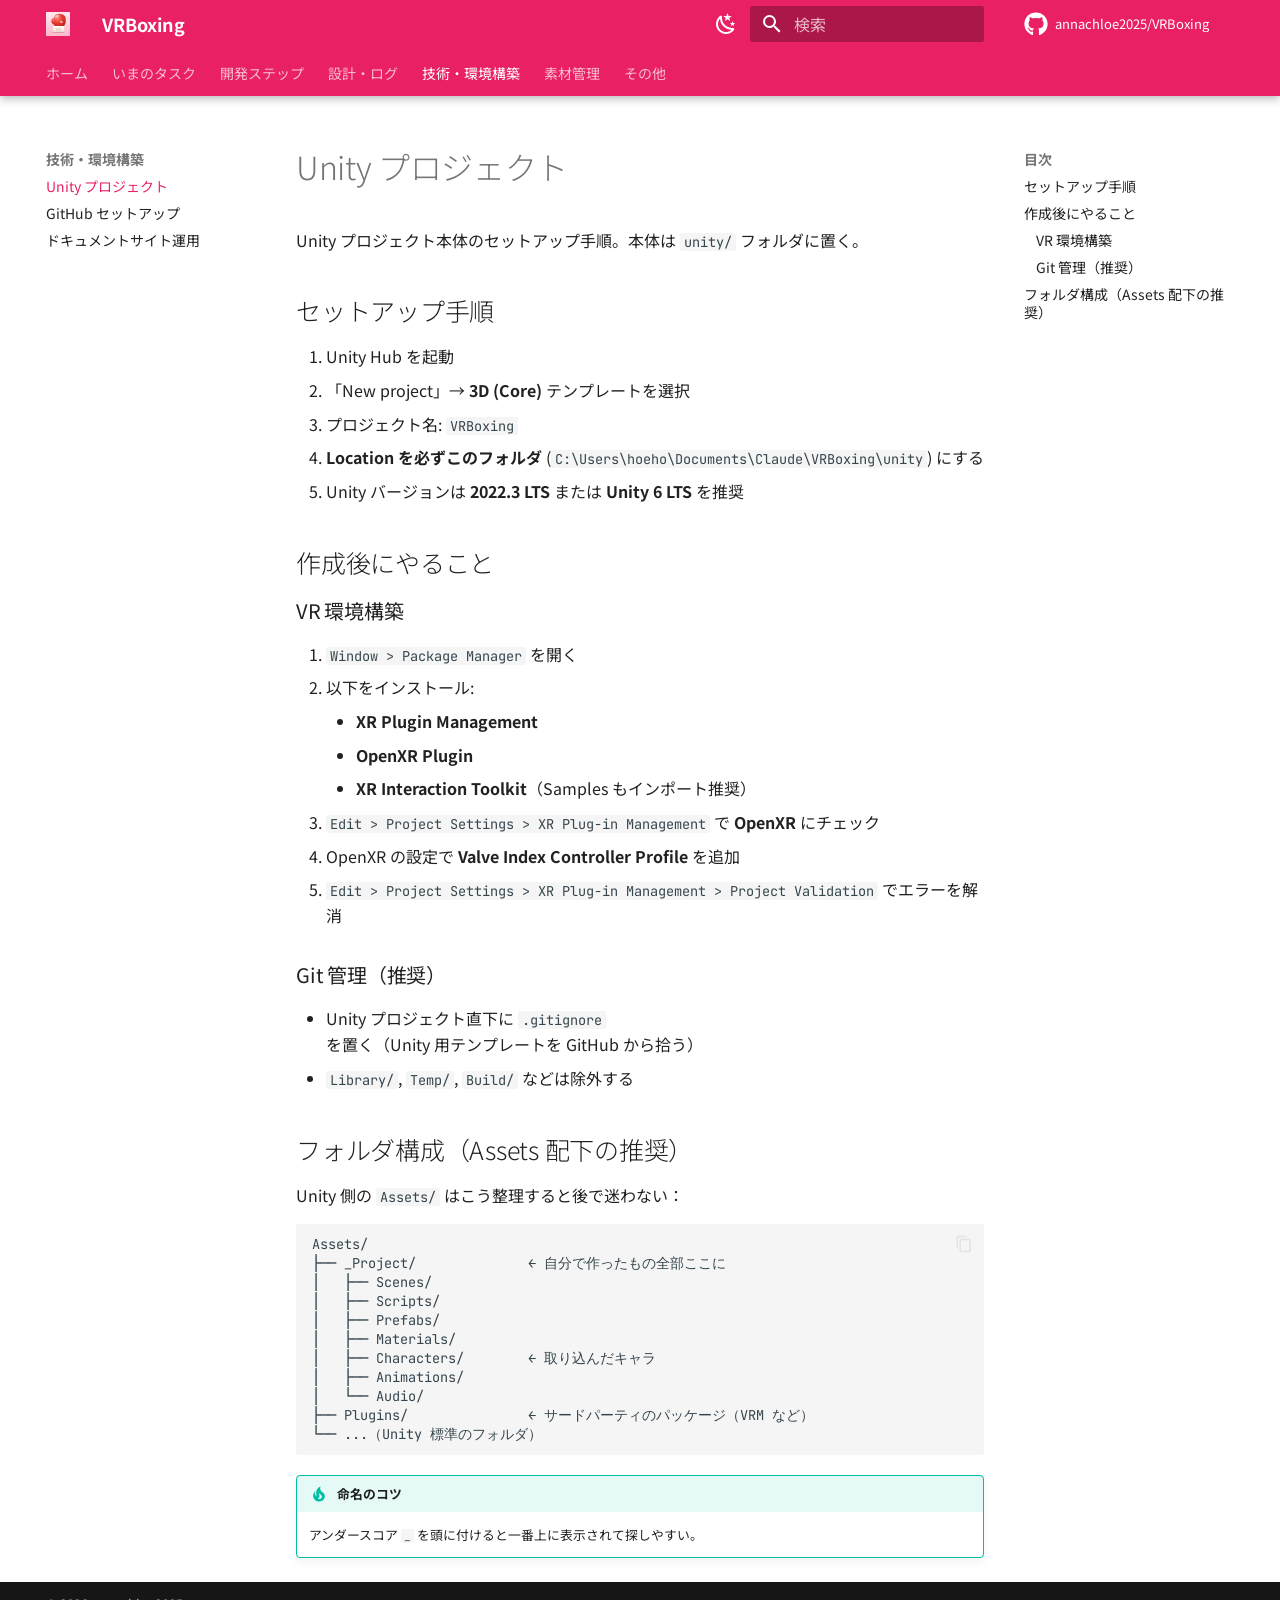
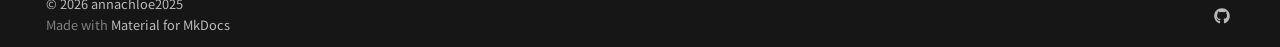
<file: tech/unity/index.html>
<!doctype html>
<html lang="ja" class="no-js">
  <head>
    
      <meta charset="utf-8">
      <meta name="viewport" content="width=device-width,initial-scale=1">
      
        <meta name="description" content="Valve Index 向け VR ボクシング／フィットネスゲームの個人開発プロジェクト">
      
      
      
        <link rel="canonical" href="https://annachloe2025.github.io/VRBoxing/tech/unity/">
      
      
        <link rel="prev" href="../../design/dev-log/">
      
      
        <link rel="next" href="../github-setup/">
      
      
        
      
      
      <link rel="icon" href="../../assets/icons/favicon-32.png">
      <meta name="generator" content="mkdocs-1.6.1, mkdocs-material-9.7.6">
    
    
      
        <title>Unity プロジェクト - VRBoxing</title>
      
    
    
      <link rel="stylesheet" href="../../assets/stylesheets/main.484c7ddc.min.css">
      
        
        <link rel="stylesheet" href="../../assets/stylesheets/palette.ab4e12ef.min.css">
      
      


    
    
      
    
    
      
        
        
        <link rel="preconnect" href="https://fonts.gstatic.com" crossorigin>
        <link rel="stylesheet" href="https://fonts.googleapis.com/css?family=Noto+Sans+JP:300,300i,400,400i,700,700i%7CJetBrains+Mono:400,400i,700,700i&display=fallback">
        <style>:root{--md-text-font:"Noto Sans JP";--md-code-font:"JetBrains Mono"}</style>
      
    
    
      <link rel="stylesheet" href="../../stylesheets/extra.css">
    
    <script>__md_scope=new URL("../..",location),__md_hash=e=>[...e].reduce(((e,_)=>(e<<5)-e+_.charCodeAt(0)),0),__md_get=(e,_=localStorage,t=__md_scope)=>JSON.parse(_.getItem(t.pathname+"."+e)),__md_set=(e,_,t=localStorage,a=__md_scope)=>{try{t.setItem(a.pathname+"."+e,JSON.stringify(_))}catch(e){}}</script>
    
      

    
    
  <link rel="apple-touch-icon" sizes="180x180" href="../../assets/icons/apple-touch-icon-180.png">
  <link rel="icon" type="image/svg+xml" href="../../assets/icons/boxing-glove.svg">
  <link rel="icon" type="image/png" sizes="192x192" href="../../assets/icons/favicon-192.png">
  <link rel="icon" type="image/png" sizes="512x512" href="../../assets/icons/favicon-512.png">

  </head>
  
  
    
    
      
    
    
    
    
    <body dir="ltr" data-md-color-scheme="default" data-md-color-primary="pink" data-md-color-accent="pink">
  
    
    <input class="md-toggle" data-md-toggle="drawer" type="checkbox" id="__drawer" autocomplete="off">
    <input class="md-toggle" data-md-toggle="search" type="checkbox" id="__search" autocomplete="off">
    <label class="md-overlay" for="__drawer"></label>
    <div data-md-component="skip">
      
        
        <a href="#unity" class="md-skip">
          コンテンツにスキップ
        </a>
      
    </div>
    <div data-md-component="announce">
      
    </div>
    
    
      

  

<header class="md-header md-header--shadow md-header--lifted" data-md-component="header">
  <nav class="md-header__inner md-grid" aria-label="ヘッダー">
    <a href="../.." title="VRBoxing" class="md-header__button md-logo" aria-label="VRBoxing" data-md-component="logo">
      
  <img src="../../assets/icons/boxing-glove.svg" alt="logo">

    </a>
    <label class="md-header__button md-icon" for="__drawer">
      
      <svg xmlns="http://www.w3.org/2000/svg" viewBox="0 0 24 24"><path d="M3 6h18v2H3zm0 5h18v2H3zm0 5h18v2H3z"/></svg>
    </label>
    <div class="md-header__title" data-md-component="header-title">
      <div class="md-header__ellipsis">
        <div class="md-header__topic">
          <span class="md-ellipsis">
            VRBoxing
          </span>
        </div>
        <div class="md-header__topic" data-md-component="header-topic">
          <span class="md-ellipsis">
            
              Unity プロジェクト
            
          </span>
        </div>
      </div>
    </div>
    
      
        <form class="md-header__option" data-md-component="palette">
  
    
    
    
    <input class="md-option" data-md-color-media="(prefers-color-scheme: light)" data-md-color-scheme="default" data-md-color-primary="pink" data-md-color-accent="pink"  aria-label="ダークモードに切替"  type="radio" name="__palette" id="__palette_0">
    
      <label class="md-header__button md-icon" title="ダークモードに切替" for="__palette_1" hidden>
        <svg xmlns="http://www.w3.org/2000/svg" viewBox="0 0 24 24"><path d="m17.75 4.09-2.53 1.94.91 3.06-2.63-1.81-2.63 1.81.91-3.06-2.53-1.94L12.44 4l1.06-3 1.06 3zm3.5 6.91-1.64 1.25.59 1.98-1.7-1.17-1.7 1.17.59-1.98L15.75 11l2.06-.05L18.5 9l.69 1.95zm-2.28 4.95c.83-.08 1.72 1.1 1.19 1.85-.32.45-.66.87-1.08 1.27C15.17 23 8.84 23 4.94 19.07c-3.91-3.9-3.91-10.24 0-14.14.4-.4.82-.76 1.27-1.08.75-.53 1.93.36 1.85 1.19-.27 2.86.69 5.83 2.89 8.02a9.96 9.96 0 0 0 8.02 2.89m-1.64 2.02a12.08 12.08 0 0 1-7.8-3.47c-2.17-2.19-3.33-5-3.49-7.82-2.81 3.14-2.7 7.96.31 10.98 3.02 3.01 7.84 3.12 10.98.31"/></svg>
      </label>
    
  
    
    
    
    <input class="md-option" data-md-color-media="(prefers-color-scheme: dark)" data-md-color-scheme="slate" data-md-color-primary="pink" data-md-color-accent="pink"  aria-label="ライトモードに切替"  type="radio" name="__palette" id="__palette_1">
    
      <label class="md-header__button md-icon" title="ライトモードに切替" for="__palette_0" hidden>
        <svg xmlns="http://www.w3.org/2000/svg" viewBox="0 0 24 24"><path d="M12 7a5 5 0 0 1 5 5 5 5 0 0 1-5 5 5 5 0 0 1-5-5 5 5 0 0 1 5-5m0 2a3 3 0 0 0-3 3 3 3 0 0 0 3 3 3 3 0 0 0 3-3 3 3 0 0 0-3-3m0-7 2.39 3.42C13.65 5.15 12.84 5 12 5s-1.65.15-2.39.42zM3.34 7l4.16-.35A7.2 7.2 0 0 0 5.94 8.5c-.44.74-.69 1.5-.83 2.29zm.02 10 1.76-3.77a7.131 7.131 0 0 0 2.38 4.14zM20.65 7l-1.77 3.79a7.02 7.02 0 0 0-2.38-4.15zm-.01 10-4.14.36c.59-.51 1.12-1.14 1.54-1.86.42-.73.69-1.5.83-2.29zM12 22l-2.41-3.44c.74.27 1.55.44 2.41.44.82 0 1.63-.17 2.37-.44z"/></svg>
      </label>
    
  
</form>
      
    
    
      <script>var palette=__md_get("__palette");if(palette&&palette.color){if("(prefers-color-scheme)"===palette.color.media){var media=matchMedia("(prefers-color-scheme: light)"),input=document.querySelector(media.matches?"[data-md-color-media='(prefers-color-scheme: light)']":"[data-md-color-media='(prefers-color-scheme: dark)']");palette.color.media=input.getAttribute("data-md-color-media"),palette.color.scheme=input.getAttribute("data-md-color-scheme"),palette.color.primary=input.getAttribute("data-md-color-primary"),palette.color.accent=input.getAttribute("data-md-color-accent")}for(var[key,value]of Object.entries(palette.color))document.body.setAttribute("data-md-color-"+key,value)}</script>
    
    
    
      
      
        <label class="md-header__button md-icon" for="__search">
          
          <svg xmlns="http://www.w3.org/2000/svg" viewBox="0 0 24 24"><path d="M9.5 3A6.5 6.5 0 0 1 16 9.5c0 1.61-.59 3.09-1.56 4.23l.27.27h.79l5 5-1.5 1.5-5-5v-.79l-.27-.27A6.52 6.52 0 0 1 9.5 16 6.5 6.5 0 0 1 3 9.5 6.5 6.5 0 0 1 9.5 3m0 2C7 5 5 7 5 9.5S7 14 9.5 14 14 12 14 9.5 12 5 9.5 5"/></svg>
        </label>
        <div class="md-search" data-md-component="search" role="dialog">
  <label class="md-search__overlay" for="__search"></label>
  <div class="md-search__inner" role="search">
    <form class="md-search__form" name="search">
      <input type="text" class="md-search__input" name="query" aria-label="検索" placeholder="検索" autocapitalize="off" autocorrect="off" autocomplete="off" spellcheck="false" data-md-component="search-query" required>
      <label class="md-search__icon md-icon" for="__search">
        
        <svg xmlns="http://www.w3.org/2000/svg" viewBox="0 0 24 24"><path d="M9.5 3A6.5 6.5 0 0 1 16 9.5c0 1.61-.59 3.09-1.56 4.23l.27.27h.79l5 5-1.5 1.5-5-5v-.79l-.27-.27A6.52 6.52 0 0 1 9.5 16 6.5 6.5 0 0 1 3 9.5 6.5 6.5 0 0 1 9.5 3m0 2C7 5 5 7 5 9.5S7 14 9.5 14 14 12 14 9.5 12 5 9.5 5"/></svg>
        
        <svg xmlns="http://www.w3.org/2000/svg" viewBox="0 0 24 24"><path d="M20 11v2H8l5.5 5.5-1.42 1.42L4.16 12l7.92-7.92L13.5 5.5 8 11z"/></svg>
      </label>
      <nav class="md-search__options" aria-label="検索">
        
          <a href="javascript:void(0)" class="md-search__icon md-icon" title="共有" aria-label="共有" data-clipboard data-clipboard-text="" data-md-component="search-share" tabindex="-1">
            
            <svg xmlns="http://www.w3.org/2000/svg" viewBox="0 0 24 24"><path d="M18 16.08c-.76 0-1.44.3-1.96.77L8.91 12.7c.05-.23.09-.46.09-.7s-.04-.47-.09-.7l7.05-4.11c.54.5 1.25.81 2.04.81a3 3 0 0 0 3-3 3 3 0 0 0-3-3 3 3 0 0 0-3 3c0 .24.04.47.09.7L8.04 9.81C7.5 9.31 6.79 9 6 9a3 3 0 0 0-3 3 3 3 0 0 0 3 3c.79 0 1.5-.31 2.04-.81l7.12 4.15c-.05.21-.08.43-.08.66 0 1.61 1.31 2.91 2.92 2.91s2.92-1.3 2.92-2.91A2.92 2.92 0 0 0 18 16.08"/></svg>
          </a>
        
        <button type="reset" class="md-search__icon md-icon" title="クリア" aria-label="クリア" tabindex="-1">
          
          <svg xmlns="http://www.w3.org/2000/svg" viewBox="0 0 24 24"><path d="M19 6.41 17.59 5 12 10.59 6.41 5 5 6.41 10.59 12 5 17.59 6.41 19 12 13.41 17.59 19 19 17.59 13.41 12z"/></svg>
        </button>
      </nav>
      
        <div class="md-search__suggest" data-md-component="search-suggest"></div>
      
    </form>
    <div class="md-search__output">
      <div class="md-search__scrollwrap" tabindex="0" data-md-scrollfix>
        <div class="md-search-result" data-md-component="search-result">
          <div class="md-search-result__meta">
            検索を初期化
          </div>
          <ol class="md-search-result__list" role="presentation"></ol>
        </div>
      </div>
    </div>
  </div>
</div>
      
    
    
      <div class="md-header__source">
        <a href="https://github.com/annachloe2025/VRBoxing" title="リポジトリへ" class="md-source" data-md-component="source">
  <div class="md-source__icon md-icon">
    
    <svg xmlns="http://www.w3.org/2000/svg" viewBox="0 0 512 512"><!--! Font Awesome Free 7.1.0 by @fontawesome - https://fontawesome.com License - https://fontawesome.com/license/free (Icons: CC BY 4.0, Fonts: SIL OFL 1.1, Code: MIT License) Copyright 2025 Fonticons, Inc.--><path d="M173.9 397.4c0 2-2.3 3.6-5.2 3.6-3.3.3-5.6-1.3-5.6-3.6 0-2 2.3-3.6 5.2-3.6 3-.3 5.6 1.3 5.6 3.6m-31.1-4.5c-.7 2 1.3 4.3 4.3 4.9 2.6 1 5.6 0 6.2-2s-1.3-4.3-4.3-5.2c-2.6-.7-5.5.3-6.2 2.3m44.2-1.7c-2.9.7-4.9 2.6-4.6 4.9.3 2 2.9 3.3 5.9 2.6 2.9-.7 4.9-2.6 4.6-4.6-.3-1.9-3-3.2-5.9-2.9M252.8 8C114.1 8 8 113.3 8 252c0 110.9 69.8 205.8 169.5 239.2 12.8 2.3 17.3-5.6 17.3-12.1 0-6.2-.3-40.4-.3-61.4 0 0-70 15-84.7-29.8 0 0-11.4-29.1-27.8-36.6 0 0-22.9-15.7 1.6-15.4 0 0 24.9 2 38.6 25.8 21.9 38.6 58.6 27.5 72.9 20.9 2.3-16 8.8-27.1 16-33.7-55.9-6.2-112.3-14.3-112.3-110.5 0-27.5 7.6-41.3 23.6-58.9-2.6-6.5-11.1-33.3 2.6-67.9 20.9-6.5 69 27 69 27 20-5.6 41.5-8.5 62.8-8.5s42.8 2.9 62.8 8.5c0 0 48.1-33.6 69-27 13.7 34.7 5.2 61.4 2.6 67.9 16 17.7 25.8 31.5 25.8 58.9 0 96.5-58.9 104.2-114.8 110.5 9.2 7.9 17 22.9 17 46.4 0 33.7-.3 75.4-.3 83.6 0 6.5 4.6 14.4 17.3 12.1C436.2 457.8 504 362.9 504 252 504 113.3 391.5 8 252.8 8M105.2 352.9c-1.3 1-1 3.3.7 5.2 1.6 1.6 3.9 2.3 5.2 1 1.3-1 1-3.3-.7-5.2-1.6-1.6-3.9-2.3-5.2-1m-10.8-8.1c-.7 1.3.3 2.9 2.3 3.9 1.6 1 3.6.7 4.3-.7.7-1.3-.3-2.9-2.3-3.9-2-.6-3.6-.3-4.3.7m32.4 35.6c-1.6 1.3-1 4.3 1.3 6.2 2.3 2.3 5.2 2.6 6.5 1 1.3-1.3.7-4.3-1.3-6.2-2.2-2.3-5.2-2.6-6.5-1m-11.4-14.7c-1.6 1-1.6 3.6 0 5.9s4.3 3.3 5.6 2.3c1.6-1.3 1.6-3.9 0-6.2-1.4-2.3-4-3.3-5.6-2"/></svg>
  </div>
  <div class="md-source__repository">
    annachloe2025/VRBoxing
  </div>
</a>
      </div>
    
  </nav>
  
    
      
<nav class="md-tabs" aria-label="タブ" data-md-component="tabs">
  <div class="md-grid">
    <ul class="md-tabs__list">
      
        
  
  
  
  
    <li class="md-tabs__item">
      <a href="../.." class="md-tabs__link">
        
  
  
    
  
  ホーム

      </a>
    </li>
  

      
        
  
  
  
  
    <li class="md-tabs__item">
      <a href="../../tasks/" class="md-tabs__link">
        
  
  
    
  
  いまのタスク

      </a>
    </li>
  

      
        
  
  
  
  
    
    
      <li class="md-tabs__item">
        <a href="../../steps/step1/" class="md-tabs__link">
          
  
  
    
  
  開発ステップ

        </a>
      </li>
    
  

      
        
  
  
  
  
    
    
      <li class="md-tabs__item">
        <a href="../../design/notes/" class="md-tabs__link">
          
  
  
    
  
  設計・ログ

        </a>
      </li>
    
  

      
        
  
  
  
    
  
  
    
    
      <li class="md-tabs__item md-tabs__item--active">
        <a href="./" class="md-tabs__link">
          
  
  
    
  
  技術・環境構築

        </a>
      </li>
    
  

      
        
  
  
  
  
    
    
      <li class="md-tabs__item">
        <a href="../../assets/overview/" class="md-tabs__link">
          
  
  
    
  
  素材管理

        </a>
      </li>
    
  

      
        
  
  
  
  
    
    
      <li class="md-tabs__item">
        <a href="../../misc/reference/" class="md-tabs__link">
          
  
  
    
  
  その他

        </a>
      </li>
    
  

      
    </ul>
  </div>
</nav>
    
  
</header>
    
    <div class="md-container" data-md-component="container">
      
      
        
      
      <main class="md-main" data-md-component="main">
        <div class="md-main__inner md-grid">
          
            
              
              <div class="md-sidebar md-sidebar--primary" data-md-component="sidebar" data-md-type="navigation" >
                <div class="md-sidebar__scrollwrap">
                  <div class="md-sidebar__inner">
                    


  


<nav class="md-nav md-nav--primary md-nav--lifted" aria-label="ナビゲーション" data-md-level="0">
  <label class="md-nav__title" for="__drawer">
    <a href="../.." title="VRBoxing" class="md-nav__button md-logo" aria-label="VRBoxing" data-md-component="logo">
      
  <img src="../../assets/icons/boxing-glove.svg" alt="logo">

    </a>
    VRBoxing
  </label>
  
    <div class="md-nav__source">
      <a href="https://github.com/annachloe2025/VRBoxing" title="リポジトリへ" class="md-source" data-md-component="source">
  <div class="md-source__icon md-icon">
    
    <svg xmlns="http://www.w3.org/2000/svg" viewBox="0 0 512 512"><!--! Font Awesome Free 7.1.0 by @fontawesome - https://fontawesome.com License - https://fontawesome.com/license/free (Icons: CC BY 4.0, Fonts: SIL OFL 1.1, Code: MIT License) Copyright 2025 Fonticons, Inc.--><path d="M173.9 397.4c0 2-2.3 3.6-5.2 3.6-3.3.3-5.6-1.3-5.6-3.6 0-2 2.3-3.6 5.2-3.6 3-.3 5.6 1.3 5.6 3.6m-31.1-4.5c-.7 2 1.3 4.3 4.3 4.9 2.6 1 5.6 0 6.2-2s-1.3-4.3-4.3-5.2c-2.6-.7-5.5.3-6.2 2.3m44.2-1.7c-2.9.7-4.9 2.6-4.6 4.9.3 2 2.9 3.3 5.9 2.6 2.9-.7 4.9-2.6 4.6-4.6-.3-1.9-3-3.2-5.9-2.9M252.8 8C114.1 8 8 113.3 8 252c0 110.9 69.8 205.8 169.5 239.2 12.8 2.3 17.3-5.6 17.3-12.1 0-6.2-.3-40.4-.3-61.4 0 0-70 15-84.7-29.8 0 0-11.4-29.1-27.8-36.6 0 0-22.9-15.7 1.6-15.4 0 0 24.9 2 38.6 25.8 21.9 38.6 58.6 27.5 72.9 20.9 2.3-16 8.8-27.1 16-33.7-55.9-6.2-112.3-14.3-112.3-110.5 0-27.5 7.6-41.3 23.6-58.9-2.6-6.5-11.1-33.3 2.6-67.9 20.9-6.5 69 27 69 27 20-5.6 41.5-8.5 62.8-8.5s42.8 2.9 62.8 8.5c0 0 48.1-33.6 69-27 13.7 34.7 5.2 61.4 2.6 67.9 16 17.7 25.8 31.5 25.8 58.9 0 96.5-58.9 104.2-114.8 110.5 9.2 7.9 17 22.9 17 46.4 0 33.7-.3 75.4-.3 83.6 0 6.5 4.6 14.4 17.3 12.1C436.2 457.8 504 362.9 504 252 504 113.3 391.5 8 252.8 8M105.2 352.9c-1.3 1-1 3.3.7 5.2 1.6 1.6 3.9 2.3 5.2 1 1.3-1 1-3.3-.7-5.2-1.6-1.6-3.9-2.3-5.2-1m-10.8-8.1c-.7 1.3.3 2.9 2.3 3.9 1.6 1 3.6.7 4.3-.7.7-1.3-.3-2.9-2.3-3.9-2-.6-3.6-.3-4.3.7m32.4 35.6c-1.6 1.3-1 4.3 1.3 6.2 2.3 2.3 5.2 2.6 6.5 1 1.3-1.3.7-4.3-1.3-6.2-2.2-2.3-5.2-2.6-6.5-1m-11.4-14.7c-1.6 1-1.6 3.6 0 5.9s4.3 3.3 5.6 2.3c1.6-1.3 1.6-3.9 0-6.2-1.4-2.3-4-3.3-5.6-2"/></svg>
  </div>
  <div class="md-source__repository">
    annachloe2025/VRBoxing
  </div>
</a>
    </div>
  
  <ul class="md-nav__list" data-md-scrollfix>
    
      
      
  
  
  
  
    <li class="md-nav__item">
      <a href="../.." class="md-nav__link">
        
  
  
  <span class="md-ellipsis">
    
  
    ホーム
  

    
  </span>
  
  

      </a>
    </li>
  

    
      
      
  
  
  
  
    <li class="md-nav__item">
      <a href="../../tasks/" class="md-nav__link">
        
  
  
  <span class="md-ellipsis">
    
  
    いまのタスク
  

    
  </span>
  
  

      </a>
    </li>
  

    
      
      
  
  
  
  
    
    
      
        
      
    
    
    
      
      
        
      
    
    
    <li class="md-nav__item md-nav__item--nested">
      
        
        
        <input class="md-nav__toggle md-toggle " type="checkbox" id="__nav_3" >
        
          
          <label class="md-nav__link" for="__nav_3" id="__nav_3_label" tabindex="0">
            
  
  
  <span class="md-ellipsis">
    
  
    開発ステップ
  

    
  </span>
  
  

            <span class="md-nav__icon md-icon"></span>
          </label>
        
        <nav class="md-nav" data-md-level="1" aria-labelledby="__nav_3_label" aria-expanded="false">
          <label class="md-nav__title" for="__nav_3">
            <span class="md-nav__icon md-icon"></span>
            
  
    開発ステップ
  

          </label>
          <ul class="md-nav__list" data-md-scrollfix>
            
              
                
  
  
  
  
    <li class="md-nav__item">
      <a href="../../steps/step1/" class="md-nav__link">
        
  
  
  <span class="md-ellipsis">
    
  
    ステップ1 殴れる女性キャラ
  

    
  </span>
  
  

      </a>
    </li>
  

              
            
          </ul>
        </nav>
      
    </li>
  

    
      
      
  
  
  
  
    
    
      
        
      
        
      
    
    
    
      
      
        
      
    
    
    <li class="md-nav__item md-nav__item--nested">
      
        
        
        <input class="md-nav__toggle md-toggle " type="checkbox" id="__nav_4" >
        
          
          <label class="md-nav__link" for="__nav_4" id="__nav_4_label" tabindex="0">
            
  
  
  <span class="md-ellipsis">
    
  
    設計・ログ
  

    
  </span>
  
  

            <span class="md-nav__icon md-icon"></span>
          </label>
        
        <nav class="md-nav" data-md-level="1" aria-labelledby="__nav_4_label" aria-expanded="false">
          <label class="md-nav__title" for="__nav_4">
            <span class="md-nav__icon md-icon"></span>
            
  
    設計・ログ
  

          </label>
          <ul class="md-nav__list" data-md-scrollfix>
            
              
                
  
  
  
  
    <li class="md-nav__item">
      <a href="../../design/notes/" class="md-nav__link">
        
  
  
  <span class="md-ellipsis">
    
  
    ゲーム設計メモ
  

    
  </span>
  
  

      </a>
    </li>
  

              
            
              
                
  
  
  
  
    <li class="md-nav__item">
      <a href="../../design/dev-log/" class="md-nav__link">
        
  
  
  <span class="md-ellipsis">
    
  
    開発ログ
  

    
  </span>
  
  

      </a>
    </li>
  

              
            
          </ul>
        </nav>
      
    </li>
  

    
      
      
  
  
    
  
  
  
    
    
      
        
      
        
      
        
      
    
    
    
      
        
        
      
      
        
      
    
    
    <li class="md-nav__item md-nav__item--active md-nav__item--section md-nav__item--nested">
      
        
        
        <input class="md-nav__toggle md-toggle " type="checkbox" id="__nav_5" checked>
        
          
          <label class="md-nav__link" for="__nav_5" id="__nav_5_label" tabindex="">
            
  
  
  <span class="md-ellipsis">
    
  
    技術・環境構築
  

    
  </span>
  
  

            <span class="md-nav__icon md-icon"></span>
          </label>
        
        <nav class="md-nav" data-md-level="1" aria-labelledby="__nav_5_label" aria-expanded="true">
          <label class="md-nav__title" for="__nav_5">
            <span class="md-nav__icon md-icon"></span>
            
  
    技術・環境構築
  

          </label>
          <ul class="md-nav__list" data-md-scrollfix>
            
              
                
  
  
    
  
  
  
    <li class="md-nav__item md-nav__item--active">
      
      <input class="md-nav__toggle md-toggle" type="checkbox" id="__toc">
      
      
        
      
      
        <label class="md-nav__link md-nav__link--active" for="__toc">
          
  
  
  <span class="md-ellipsis">
    
  
    Unity プロジェクト
  

    
  </span>
  
  

          <span class="md-nav__icon md-icon"></span>
        </label>
      
      <a href="./" class="md-nav__link md-nav__link--active">
        
  
  
  <span class="md-ellipsis">
    
  
    Unity プロジェクト
  

    
  </span>
  
  

      </a>
      
        

<nav class="md-nav md-nav--secondary" aria-label="目次">
  
  
  
    
  
  
    <label class="md-nav__title" for="__toc">
      <span class="md-nav__icon md-icon"></span>
      目次
    </label>
    <ul class="md-nav__list" data-md-component="toc" data-md-scrollfix>
      
        <li class="md-nav__item">
  <a href="#_1" class="md-nav__link">
    <span class="md-ellipsis">
      
        セットアップ手順
      
    </span>
  </a>
  
</li>
      
        <li class="md-nav__item">
  <a href="#_2" class="md-nav__link">
    <span class="md-ellipsis">
      
        作成後にやること
      
    </span>
  </a>
  
    <nav class="md-nav" aria-label="作成後にやること">
      <ul class="md-nav__list">
        
          <li class="md-nav__item">
  <a href="#vr" class="md-nav__link">
    <span class="md-ellipsis">
      
        VR 環境構築
      
    </span>
  </a>
  
</li>
        
          <li class="md-nav__item">
  <a href="#git" class="md-nav__link">
    <span class="md-ellipsis">
      
        Git 管理（推奨）
      
    </span>
  </a>
  
</li>
        
      </ul>
    </nav>
  
</li>
      
        <li class="md-nav__item">
  <a href="#assets" class="md-nav__link">
    <span class="md-ellipsis">
      
        フォルダ構成（Assets 配下の推奨）
      
    </span>
  </a>
  
</li>
      
    </ul>
  
</nav>
      
    </li>
  

              
            
              
                
  
  
  
  
    <li class="md-nav__item">
      <a href="../github-setup/" class="md-nav__link">
        
  
  
  <span class="md-ellipsis">
    
  
    GitHub セットアップ
  

    
  </span>
  
  

      </a>
    </li>
  

              
            
              
                
  
  
  
  
    <li class="md-nav__item">
      <a href="../docs-site-guide/" class="md-nav__link">
        
  
  
  <span class="md-ellipsis">
    
  
    ドキュメントサイト運用
  

    
  </span>
  
  

      </a>
    </li>
  

              
            
          </ul>
        </nav>
      
    </li>
  

    
      
      
  
  
  
  
    
    
      
        
      
        
      
    
    
    
      
      
        
      
    
    
    <li class="md-nav__item md-nav__item--nested">
      
        
        
        <input class="md-nav__toggle md-toggle " type="checkbox" id="__nav_6" >
        
          
          <label class="md-nav__link" for="__nav_6" id="__nav_6_label" tabindex="0">
            
  
  
  <span class="md-ellipsis">
    
  
    素材管理
  

    
  </span>
  
  

            <span class="md-nav__icon md-icon"></span>
          </label>
        
        <nav class="md-nav" data-md-level="1" aria-labelledby="__nav_6_label" aria-expanded="false">
          <label class="md-nav__title" for="__nav_6">
            <span class="md-nav__icon md-icon"></span>
            
  
    素材管理
  

          </label>
          <ul class="md-nav__list" data-md-scrollfix>
            
              
                
  
  
  
  
    <li class="md-nav__item">
      <a href="../../assets/overview/" class="md-nav__link">
        
  
  
  <span class="md-ellipsis">
    
  
    素材全体ルール
  

    
  </span>
  
  

      </a>
    </li>
  

              
            
              
                
  
  
  
  
    <li class="md-nav__item">
      <a href="../../assets/characters/" class="md-nav__link">
        
  
  
  <span class="md-ellipsis">
    
  
    キャラクター素材
  

    
  </span>
  
  

      </a>
    </li>
  

              
            
          </ul>
        </nav>
      
    </li>
  

    
      
      
  
  
  
  
    
    
      
        
      
        
      
        
      
    
    
    
      
      
        
      
    
    
    <li class="md-nav__item md-nav__item--nested">
      
        
        
        <input class="md-nav__toggle md-toggle " type="checkbox" id="__nav_7" >
        
          
          <label class="md-nav__link" for="__nav_7" id="__nav_7_label" tabindex="0">
            
  
  
  <span class="md-ellipsis">
    
  
    その他
  

    
  </span>
  
  

            <span class="md-nav__icon md-icon"></span>
          </label>
        
        <nav class="md-nav" data-md-level="1" aria-labelledby="__nav_7_label" aria-expanded="false">
          <label class="md-nav__title" for="__nav_7">
            <span class="md-nav__icon md-icon"></span>
            
  
    その他
  

          </label>
          <ul class="md-nav__list" data-md-scrollfix>
            
              
                
  
  
  
  
    <li class="md-nav__item">
      <a href="../../misc/reference/" class="md-nav__link">
        
  
  
  <span class="md-ellipsis">
    
  
    参考資料
  

    
  </span>
  
  

      </a>
    </li>
  

              
            
              
                
  
  
  
  
    <li class="md-nav__item">
      <a href="../../misc/builds/" class="md-nav__link">
        
  
  
  <span class="md-ellipsis">
    
  
    ビルド
  

    
  </span>
  
  

      </a>
    </li>
  

              
            
              
                
  
  
  
  
    <li class="md-nav__item">
      <a href="../../misc/backups/" class="md-nav__link">
        
  
  
  <span class="md-ellipsis">
    
  
    バックアップ
  

    
  </span>
  
  

      </a>
    </li>
  

              
            
          </ul>
        </nav>
      
    </li>
  

    
  </ul>
</nav>
                  </div>
                </div>
              </div>
            
            
              
              <div class="md-sidebar md-sidebar--secondary" data-md-component="sidebar" data-md-type="toc" >
                <div class="md-sidebar__scrollwrap">
                  <div class="md-sidebar__inner">
                    

<nav class="md-nav md-nav--secondary" aria-label="目次">
  
  
  
    
  
  
    <label class="md-nav__title" for="__toc">
      <span class="md-nav__icon md-icon"></span>
      目次
    </label>
    <ul class="md-nav__list" data-md-component="toc" data-md-scrollfix>
      
        <li class="md-nav__item">
  <a href="#_1" class="md-nav__link">
    <span class="md-ellipsis">
      
        セットアップ手順
      
    </span>
  </a>
  
</li>
      
        <li class="md-nav__item">
  <a href="#_2" class="md-nav__link">
    <span class="md-ellipsis">
      
        作成後にやること
      
    </span>
  </a>
  
    <nav class="md-nav" aria-label="作成後にやること">
      <ul class="md-nav__list">
        
          <li class="md-nav__item">
  <a href="#vr" class="md-nav__link">
    <span class="md-ellipsis">
      
        VR 環境構築
      
    </span>
  </a>
  
</li>
        
          <li class="md-nav__item">
  <a href="#git" class="md-nav__link">
    <span class="md-ellipsis">
      
        Git 管理（推奨）
      
    </span>
  </a>
  
</li>
        
      </ul>
    </nav>
  
</li>
      
        <li class="md-nav__item">
  <a href="#assets" class="md-nav__link">
    <span class="md-ellipsis">
      
        フォルダ構成（Assets 配下の推奨）
      
    </span>
  </a>
  
</li>
      
    </ul>
  
</nav>
                  </div>
                </div>
              </div>
            
          
          
            <div class="md-content" data-md-component="content">
              
              <article class="md-content__inner md-typeset">
                
                  


  
  


<h1 id="unity">Unity プロジェクト<a class="headerlink" href="#unity" title="Permanent link">&para;</a></h1>
<p>Unity プロジェクト本体のセットアップ手順。本体は <code>unity/</code> フォルダに置く。</p>
<h2 id="_1">セットアップ手順<a class="headerlink" href="#_1" title="Permanent link">&para;</a></h2>
<ol>
<li>Unity Hub を起動</li>
<li>「New project」→ <strong>3D (Core)</strong> テンプレートを選択</li>
<li>プロジェクト名: <code>VRBoxing</code></li>
<li><strong>Location を必ずこのフォルダ</strong> (<code>C:\Users\hoeho\Documents\Claude\VRBoxing\unity</code>) にする</li>
<li>Unity バージョンは <strong>2022.3 LTS</strong> または <strong>Unity 6 LTS</strong> を推奨</li>
</ol>
<h2 id="_2">作成後にやること<a class="headerlink" href="#_2" title="Permanent link">&para;</a></h2>
<h3 id="vr">VR 環境構築<a class="headerlink" href="#vr" title="Permanent link">&para;</a></h3>
<ol>
<li><code>Window &gt; Package Manager</code> を開く</li>
<li>以下をインストール:<ul>
<li><strong>XR Plugin Management</strong></li>
<li><strong>OpenXR Plugin</strong></li>
<li><strong>XR Interaction Toolkit</strong>（Samples もインポート推奨）</li>
</ul>
</li>
<li><code>Edit &gt; Project Settings &gt; XR Plug-in Management</code> で <strong>OpenXR</strong> にチェック</li>
<li>OpenXR の設定で <strong>Valve Index Controller Profile</strong> を追加</li>
<li><code>Edit &gt; Project Settings &gt; XR Plug-in Management &gt; Project Validation</code> でエラーを解消</li>
</ol>
<h3 id="git">Git 管理（推奨）<a class="headerlink" href="#git" title="Permanent link">&para;</a></h3>
<ul>
<li>Unity プロジェクト直下に <code>.gitignore</code> を置く（Unity 用テンプレートを GitHub から拾う）</li>
<li><code>Library/</code>, <code>Temp/</code>, <code>Build/</code> などは除外する</li>
</ul>
<h2 id="assets">フォルダ構成（Assets 配下の推奨）<a class="headerlink" href="#assets" title="Permanent link">&para;</a></h2>
<p>Unity 側の <code>Assets/</code> はこう整理すると後で迷わない：</p>
<div class="language-text highlight"><pre><span></span><code><span id="__span-0-1"><a id="__codelineno-0-1" name="__codelineno-0-1" href="#__codelineno-0-1"></a>Assets/
</span><span id="__span-0-2"><a id="__codelineno-0-2" name="__codelineno-0-2" href="#__codelineno-0-2"></a>├── _Project/              ← 自分で作ったもの全部ここに
</span><span id="__span-0-3"><a id="__codelineno-0-3" name="__codelineno-0-3" href="#__codelineno-0-3"></a>│   ├── Scenes/
</span><span id="__span-0-4"><a id="__codelineno-0-4" name="__codelineno-0-4" href="#__codelineno-0-4"></a>│   ├── Scripts/
</span><span id="__span-0-5"><a id="__codelineno-0-5" name="__codelineno-0-5" href="#__codelineno-0-5"></a>│   ├── Prefabs/
</span><span id="__span-0-6"><a id="__codelineno-0-6" name="__codelineno-0-6" href="#__codelineno-0-6"></a>│   ├── Materials/
</span><span id="__span-0-7"><a id="__codelineno-0-7" name="__codelineno-0-7" href="#__codelineno-0-7"></a>│   ├── Characters/        ← 取り込んだキャラ
</span><span id="__span-0-8"><a id="__codelineno-0-8" name="__codelineno-0-8" href="#__codelineno-0-8"></a>│   ├── Animations/
</span><span id="__span-0-9"><a id="__codelineno-0-9" name="__codelineno-0-9" href="#__codelineno-0-9"></a>│   └── Audio/
</span><span id="__span-0-10"><a id="__codelineno-0-10" name="__codelineno-0-10" href="#__codelineno-0-10"></a>├── Plugins/               ← サードパーティのパッケージ（VRM など）
</span><span id="__span-0-11"><a id="__codelineno-0-11" name="__codelineno-0-11" href="#__codelineno-0-11"></a>└── ...（Unity 標準のフォルダ）
</span></code></pre></div>
<div class="admonition tip">
<p class="admonition-title">命名のコツ</p>
<p>アンダースコア <code>_</code> を頭に付けると一番上に表示されて探しやすい。</p>
</div>












                
              </article>
            </div>
          
          
  <script>var tabs=__md_get("__tabs");if(Array.isArray(tabs))e:for(var set of document.querySelectorAll(".tabbed-set")){var labels=set.querySelector(".tabbed-labels");for(var tab of tabs)for(var label of labels.getElementsByTagName("label"))if(label.innerText.trim()===tab){var input=document.getElementById(label.htmlFor);input.checked=!0;continue e}}</script>

<script>var target=document.getElementById(location.hash.slice(1));target&&target.name&&(target.checked=target.name.startsWith("__tabbed_"))</script>
        </div>
        
          <button type="button" class="md-top md-icon" data-md-component="top" hidden>
  
  <svg xmlns="http://www.w3.org/2000/svg" viewBox="0 0 24 24"><path d="M13 20h-2V8l-5.5 5.5-1.42-1.42L12 4.16l7.92 7.92-1.42 1.42L13 8z"/></svg>
  ページトップへ戻る
</button>
        
      </main>
      
        <footer class="md-footer">
  
  <div class="md-footer-meta md-typeset">
    <div class="md-footer-meta__inner md-grid">
      <div class="md-copyright">
  
    <div class="md-copyright__highlight">
      &copy; 2026 annachloe2025
    </div>
  
  
    Made with
    <a href="https://squidfunk.github.io/mkdocs-material/" target="_blank" rel="noopener">
      Material for MkDocs
    </a>
  
</div>
      
        
<div class="md-social">
  
    
    
    
    
      
      
    
    <a href="https://github.com/annachloe2025/VRBoxing" target="_blank" rel="noopener" title="github.com" class="md-social__link">
      <svg xmlns="http://www.w3.org/2000/svg" viewBox="0 0 512 512"><!--! Font Awesome Free 7.1.0 by @fontawesome - https://fontawesome.com License - https://fontawesome.com/license/free (Icons: CC BY 4.0, Fonts: SIL OFL 1.1, Code: MIT License) Copyright 2025 Fonticons, Inc.--><path d="M173.9 397.4c0 2-2.3 3.6-5.2 3.6-3.3.3-5.6-1.3-5.6-3.6 0-2 2.3-3.6 5.2-3.6 3-.3 5.6 1.3 5.6 3.6m-31.1-4.5c-.7 2 1.3 4.3 4.3 4.9 2.6 1 5.6 0 6.2-2s-1.3-4.3-4.3-5.2c-2.6-.7-5.5.3-6.2 2.3m44.2-1.7c-2.9.7-4.9 2.6-4.6 4.9.3 2 2.9 3.3 5.9 2.6 2.9-.7 4.9-2.6 4.6-4.6-.3-1.9-3-3.2-5.9-2.9M252.8 8C114.1 8 8 113.3 8 252c0 110.9 69.8 205.8 169.5 239.2 12.8 2.3 17.3-5.6 17.3-12.1 0-6.2-.3-40.4-.3-61.4 0 0-70 15-84.7-29.8 0 0-11.4-29.1-27.8-36.6 0 0-22.9-15.7 1.6-15.4 0 0 24.9 2 38.6 25.8 21.9 38.6 58.6 27.5 72.9 20.9 2.3-16 8.8-27.1 16-33.7-55.9-6.2-112.3-14.3-112.3-110.5 0-27.5 7.6-41.3 23.6-58.9-2.6-6.5-11.1-33.3 2.6-67.9 20.9-6.5 69 27 69 27 20-5.6 41.5-8.5 62.8-8.5s42.8 2.9 62.8 8.5c0 0 48.1-33.6 69-27 13.7 34.7 5.2 61.4 2.6 67.9 16 17.7 25.8 31.5 25.8 58.9 0 96.5-58.9 104.2-114.8 110.5 9.2 7.9 17 22.9 17 46.4 0 33.7-.3 75.4-.3 83.6 0 6.5 4.6 14.4 17.3 12.1C436.2 457.8 504 362.9 504 252 504 113.3 391.5 8 252.8 8M105.2 352.9c-1.3 1-1 3.3.7 5.2 1.6 1.6 3.9 2.3 5.2 1 1.3-1 1-3.3-.7-5.2-1.6-1.6-3.9-2.3-5.2-1m-10.8-8.1c-.7 1.3.3 2.9 2.3 3.9 1.6 1 3.6.7 4.3-.7.7-1.3-.3-2.9-2.3-3.9-2-.6-3.6-.3-4.3.7m32.4 35.6c-1.6 1.3-1 4.3 1.3 6.2 2.3 2.3 5.2 2.6 6.5 1 1.3-1.3.7-4.3-1.3-6.2-2.2-2.3-5.2-2.6-6.5-1m-11.4-14.7c-1.6 1-1.6 3.6 0 5.9s4.3 3.3 5.6 2.3c1.6-1.3 1.6-3.9 0-6.2-1.4-2.3-4-3.3-5.6-2"/></svg>
    </a>
  
</div>
      
    </div>
  </div>
</footer>
      
    </div>
    <div class="md-dialog" data-md-component="dialog">
      <div class="md-dialog__inner md-typeset"></div>
    </div>
    
    
    
      
      
      <script id="__config" type="application/json">{"annotate": null, "base": "../..", "features": ["navigation.tabs", "navigation.tabs.sticky", "navigation.sections", "navigation.top", "navigation.tracking", "navigation.indexes", "toc.follow", "search.suggest", "search.highlight", "search.share", "content.code.copy", "content.tabs.link"], "search": "../../assets/javascripts/workers/search.2c215733.min.js", "tags": null, "translations": {"clipboard.copied": "\u30b3\u30d4\u30fc\u3057\u307e\u3057\u305f", "clipboard.copy": "\u30af\u30ea\u30c3\u30d7\u30dc\u30fc\u30c9\u3078\u30b3\u30d4\u30fc", "search.result.more.one": "\u3053\u306e\u30da\u30fc\u30b8\u5185\u306b\u3082\u30461\u4ef6\u898b\u3064\u304b\u308a\u307e\u3057\u305f", "search.result.more.other": "\u3053\u306e\u30da\u30fc\u30b8\u5185\u306b\u3042\u3068#\u4ef6\u898b\u3064\u304b\u308a\u307e\u3057\u305f", "search.result.none": "\u4f55\u3082\u898b\u3064\u304b\u308a\u307e\u305b\u3093\u3067\u3057\u305f", "search.result.one": "1\u4ef6\u898b\u3064\u304b\u308a\u307e\u3057\u305f", "search.result.other": "#\u4ef6\u898b\u3064\u304b\u308a\u307e\u3057\u305f", "search.result.placeholder": "\u691c\u7d22\u30ad\u30fc\u30ef\u30fc\u30c9\u3092\u5165\u529b\u3057\u3066\u304f\u3060\u3055\u3044", "search.result.term.missing": "\u691c\u7d22\u306b\u542b\u307e\u308c\u306a\u3044", "select.version": "\u30d0\u30fc\u30b8\u30e7\u30f3\u5207\u308a\u66ff\u3048"}, "version": null}</script>
    
    
      <script src="../../assets/javascripts/bundle.79ae519e.min.js"></script>
      
    
  </body>
</html>
</file>
<file: stylesheets/extra.css>
/* ============================================================
   VRBoxing - theme tweaks
   - ライトモード: ヘッダーのピンクを深みのあるローズに
   - ダークモード: 真っ黒ではなく、ピンク寄りの柔らかいダークに
   ============================================================ */

/* --- ライトモード --- */
:root {
  --md-primary-fg-color: #AD1457;          /* 深めのローズ（派手なピンク回避） */
  --md-primary-fg-color--light: #C2185B;
  --md-primary-fg-color--dark: #880E4F;
  --md-accent-fg-color: #C2185B;
}

/* --- ダークモード --- */
[data-md-color-scheme="slate"] {
  /* グレーの基調色をピンク寄りに（純粋な青灰色→温かい色合い） */
  --md-hue: 340;

  /* 背景を「ほぼ真っ黒(14%)」から「柔らかいダーク(19%)」へ */
  --md-default-bg-color:          hsla(340, 15%, 19%, 1);
  --md-default-bg-color--light:   hsla(340, 15%, 23%, 0.54);
  --md-default-bg-color--lighter: hsla(340, 15%, 27%, 0.26);
  --md-default-bg-color--lightest:hsla(340, 15%, 30%, 0.07);

  /* ヘッダー側も落ち着いた深いローズ */
  --md-primary-fg-color: #880E4F;
  --md-primary-fg-color--light: #AD1457;
  --md-primary-fg-color--dark:  #560027;
  --md-accent-fg-color: #EC407A;
}
</file>
<file: assets/stylesheets/main.484c7ddc.min.css>
@charset "UTF-8";html{-webkit-text-size-adjust:none;-moz-text-size-adjust:none;text-size-adjust:none;box-sizing:border-box}*,:after,:before{box-sizing:inherit}@media (prefers-reduced-motion){*,:after,:before{transition:none!important}}body{margin:0}a,button,input,label{-webkit-tap-highlight-color:transparent}a{color:inherit;text-decoration:none}hr{border:0;box-sizing:initial;display:block;height:.05rem;overflow:visible;padding:0}small{font-size:80%}sub,sup{line-height:1em}img{border-style:none}table{border-collapse:initial;border-spacing:0}td,th{font-weight:400;vertical-align:top}button{background:#0000;border:0;font-family:inherit;font-size:inherit;margin:0;padding:0}input{border:0;outline:none}:root{--md-primary-fg-color:#4051b5;--md-primary-fg-color--light:#5d6cc0;--md-primary-fg-color--dark:#303fa1;--md-primary-bg-color:#fff;--md-primary-bg-color--light:#ffffffb3;--md-accent-fg-color:#526cfe;--md-accent-fg-color--transparent:#526cfe1a;--md-accent-bg-color:#fff;--md-accent-bg-color--light:#ffffffb3}[data-md-color-scheme=default]{color-scheme:light}[data-md-color-scheme=default] img[src$="#gh-dark-mode-only"],[data-md-color-scheme=default] img[src$="#only-dark"]{display:none}:root,[data-md-color-scheme=default]{--md-hue:225deg;--md-default-fg-color:#000000de;--md-default-fg-color--light:#0000008a;--md-default-fg-color--lighter:#00000052;--md-default-fg-color--lightest:#00000012;--md-default-bg-color:#fff;--md-default-bg-color--light:#ffffffb3;--md-default-bg-color--lighter:#ffffff4d;--md-default-bg-color--lightest:#ffffff1f;--md-code-fg-color:#36464e;--md-code-bg-color:#f5f5f5;--md-code-bg-color--light:#f5f5f5b3;--md-code-bg-color--lighter:#f5f5f54d;--md-code-hl-color:#4287ff;--md-code-hl-color--light:#4287ff1a;--md-code-hl-number-color:#d52a2a;--md-code-hl-special-color:#db1457;--md-code-hl-function-color:#a846b9;--md-code-hl-constant-color:#6e59d9;--md-code-hl-keyword-color:#3f6ec6;--md-code-hl-string-color:#1c7d4d;--md-code-hl-name-color:var(--md-code-fg-color);--md-code-hl-operator-color:var(--md-default-fg-color--light);--md-code-hl-punctuation-color:var(--md-default-fg-color--light);--md-code-hl-comment-color:var(--md-default-fg-color--light);--md-code-hl-generic-color:var(--md-default-fg-color--light);--md-code-hl-variable-color:var(--md-default-fg-color--light);--md-typeset-color:var(--md-default-fg-color);--md-typeset-a-color:var(--md-primary-fg-color);--md-typeset-del-color:#f5503d26;--md-typeset-ins-color:#0bd57026;--md-typeset-kbd-color:#fafafa;--md-typeset-kbd-accent-color:#fff;--md-typeset-kbd-border-color:#b8b8b8;--md-typeset-mark-color:#ffff0080;--md-typeset-table-color:#0000001f;--md-typeset-table-color--light:rgba(0,0,0,.035);--md-admonition-fg-color:var(--md-default-fg-color);--md-admonition-bg-color:var(--md-default-bg-color);--md-warning-fg-color:#000000de;--md-warning-bg-color:#ff9;--md-footer-fg-color:#fff;--md-footer-fg-color--light:#ffffffb3;--md-footer-fg-color--lighter:#ffffff73;--md-footer-bg-color:#000000de;--md-footer-bg-color--dark:#00000052;--md-shadow-z1:0 0.2rem 0.5rem #0000000d,0 0 0.05rem #0000001a;--md-shadow-z2:0 0.2rem 0.5rem #0000001a,0 0 0.05rem #00000040;--md-shadow-z3:0 0.2rem 0.5rem #0003,0 0 0.05rem #00000059}.md-icon svg{fill:currentcolor;display:block;height:1.2rem;width:1.2rem}body{-webkit-font-smoothing:antialiased;-moz-osx-font-smoothing:grayscale;--md-text-font-family:var(--md-text-font,_),-apple-system,BlinkMacSystemFont,Helvetica,Arial,sans-serif;--md-code-font-family:var(--md-code-font,_),SFMono-Regular,Consolas,Menlo,monospace}aside,body,input{font-feature-settings:"kern","liga";color:var(--md-typeset-color);font-family:var(--md-text-font-family)}code,kbd,pre{font-feature-settings:"kern";font-family:var(--md-code-font-family)}:root{--md-typeset-table-sort-icon:url('data:image/svg+xml;charset=utf-8,<svg xmlns="http://www.w3.org/2000/svg" viewBox="0 0 24 24"><path d="m18 21-4-4h3V7h-3l4-4 4 4h-3v10h3M2 19v-2h10v2M2 13v-2h7v2M2 7V5h4v2z"/></svg>');--md-typeset-table-sort-icon--asc:url('data:image/svg+xml;charset=utf-8,<svg xmlns="http://www.w3.org/2000/svg" viewBox="0 0 24 24"><path d="M19 17h3l-4 4-4-4h3V3h2M2 17h10v2H2M6 5v2H2V5m0 6h7v2H2z"/></svg>');--md-typeset-table-sort-icon--desc:url('data:image/svg+xml;charset=utf-8,<svg xmlns="http://www.w3.org/2000/svg" viewBox="0 0 24 24"><path d="M19 7h3l-4-4-4 4h3v14h2M2 17h10v2H2M6 5v2H2V5m0 6h7v2H2z"/></svg>')}.md-typeset{-webkit-print-color-adjust:exact;color-adjust:exact;font-size:.8rem;line-height:1.6;overflow-wrap:break-word}@media print{.md-typeset{font-size:.68rem}}.md-typeset blockquote,.md-typeset dl,.md-typeset figure,.md-typeset ol,.md-typeset pre,.md-typeset ul{margin-bottom:1em;margin-top:1em}.md-typeset h1{color:var(--md-default-fg-color--light);font-size:2em;line-height:1.3;margin:0 0 1.25em}.md-typeset h1,.md-typeset h2{font-weight:300;letter-spacing:-.01em}.md-typeset h2{font-size:1.5625em;line-height:1.4;margin:1.6em 0 .64em}.md-typeset h3{font-size:1.25em;font-weight:400;letter-spacing:-.01em;line-height:1.5;margin:1.6em 0 .8em}.md-typeset h2+h3{margin-top:.8em}.md-typeset h4{font-weight:700;letter-spacing:-.01em;margin:1em 0}.md-typeset h5,.md-typeset h6{color:var(--md-default-fg-color--light);font-size:.8em;font-weight:700;letter-spacing:-.01em;margin:1.25em 0}.md-typeset h5{text-transform:uppercase}.md-typeset h5 code{text-transform:none}.md-typeset hr{border-bottom:.05rem solid var(--md-default-fg-color--lightest);display:flow-root;margin:1.5em 0}.md-typeset a{color:var(--md-typeset-a-color);word-break:break-word}.md-typeset a,.md-typeset a:before{transition:color 125ms}.md-typeset a:focus,.md-typeset a:hover{color:var(--md-accent-fg-color)}.md-typeset a:focus code,.md-typeset a:hover code{background-color:var(--md-accent-fg-color--transparent);color:var(--md-accent-fg-color)}.md-typeset a code{color:var(--md-typeset-a-color)}.md-typeset a.focus-visible{outline-color:var(--md-accent-fg-color);outline-offset:.2rem}.md-typeset code,.md-typeset kbd,.md-typeset pre{color:var(--md-code-fg-color);direction:ltr;font-variant-ligatures:none;transition:background-color 125ms}@media print{.md-typeset code,.md-typeset kbd,.md-typeset pre{white-space:pre-wrap}}.md-typeset code{background-color:var(--md-code-bg-color);border-radius:.1rem;-webkit-box-decoration-break:clone;box-decoration-break:clone;font-size:.85em;padding:0 .2941176471em;transition:color 125ms,background-color 125ms;word-break:break-word}.md-typeset code:not(.focus-visible){-webkit-tap-highlight-color:transparent;outline:none}.md-typeset pre{display:flow-root;line-height:1.4;position:relative}.md-typeset pre>code{-webkit-box-decoration-break:slice;box-decoration-break:slice;box-shadow:none;display:block;margin:0;outline-color:var(--md-accent-fg-color);overflow:auto;padding:.7720588235em 1.1764705882em;scrollbar-color:var(--md-default-fg-color--lighter) #0000;scrollbar-width:thin;touch-action:auto;word-break:normal}.md-typeset pre>code:hover{scrollbar-color:var(--md-accent-fg-color) #0000}.md-typeset pre>code::-webkit-scrollbar{height:.2rem;width:.2rem}.md-typeset pre>code::-webkit-scrollbar-thumb{background-color:var(--md-default-fg-color--lighter)}.md-typeset pre>code::-webkit-scrollbar-thumb:hover{background-color:var(--md-accent-fg-color)}.md-typeset kbd{background-color:var(--md-typeset-kbd-color);border-radius:.1rem;box-shadow:0 .1rem 0 .05rem var(--md-typeset-kbd-border-color),0 .1rem 0 var(--md-typeset-kbd-border-color),0 -.1rem .2rem var(--md-typeset-kbd-accent-color) inset;color:var(--md-default-fg-color);display:inline-block;font-size:.75em;padding:0 .6666666667em;vertical-align:text-top;word-break:break-word}.md-typeset mark{background-color:var(--md-typeset-mark-color);-webkit-box-decoration-break:clone;box-decoration-break:clone;color:inherit;word-break:break-word}.md-typeset abbr{cursor:help;text-decoration:none}.md-typeset [data-preview],.md-typeset abbr{border-bottom:.05rem dotted var(--md-default-fg-color--light)}.md-typeset small{opacity:.75}[dir=ltr] .md-typeset sub,[dir=ltr] .md-typeset sup{margin-left:.078125em}[dir=rtl] .md-typeset sub,[dir=rtl] .md-typeset sup{margin-right:.078125em}[dir=ltr] .md-typeset blockquote{padding-left:.6rem}[dir=rtl] .md-typeset blockquote{padding-right:.6rem}[dir=ltr] .md-typeset blockquote{border-left:.2rem solid var(--md-default-fg-color--lighter)}[dir=rtl] .md-typeset blockquote{border-right:.2rem solid var(--md-default-fg-color--lighter)}.md-typeset blockquote{color:var(--md-default-fg-color--light);margin-left:0;margin-right:0}.md-typeset ul{list-style-type:disc}.md-typeset ul[type]{list-style-type:revert-layer}[dir=ltr] .md-typeset ol,[dir=ltr] .md-typeset ul{margin-left:.625em}[dir=rtl] .md-typeset ol,[dir=rtl] .md-typeset ul{margin-right:.625em}.md-typeset ol,.md-typeset ul{padding:0}.md-typeset ol:not([hidden]),.md-typeset ul:not([hidden]){display:flow-root}.md-typeset ol ol,.md-typeset ul ol{list-style-type:lower-alpha}.md-typeset ol ol ol,.md-typeset ul ol ol{list-style-type:lower-roman}.md-typeset ol ol ol ol,.md-typeset ul ol ol ol{list-style-type:upper-alpha}.md-typeset ol ol ol ol ol,.md-typeset ul ol ol ol ol{list-style-type:upper-roman}.md-typeset ol[type],.md-typeset ul[type]{list-style-type:revert-layer}[dir=ltr] .md-typeset ol li,[dir=ltr] .md-typeset ul li{margin-left:1.25em}[dir=rtl] .md-typeset ol li,[dir=rtl] .md-typeset ul li{margin-right:1.25em}.md-typeset ol li,.md-typeset ul li{margin-bottom:.5em}.md-typeset ol li blockquote,.md-typeset ol li p,.md-typeset ul li blockquote,.md-typeset ul li p{margin:.5em 0}.md-typeset ol li:last-child,.md-typeset ul li:last-child{margin-bottom:0}[dir=ltr] .md-typeset ol li ol,[dir=ltr] .md-typeset ol li ul,[dir=ltr] .md-typeset ul li ol,[dir=ltr] .md-typeset ul li ul{margin-left:.625em}[dir=rtl] .md-typeset ol li ol,[dir=rtl] .md-typeset ol li ul,[dir=rtl] .md-typeset ul li ol,[dir=rtl] .md-typeset ul li ul{margin-right:.625em}.md-typeset ol li ol,.md-typeset ol li ul,.md-typeset ul li ol,.md-typeset ul li ul{margin-bottom:.5em;margin-top:.5em}[dir=ltr] .md-typeset dd{margin-left:1.875em}[dir=rtl] .md-typeset dd{margin-right:1.875em}.md-typeset dd{margin-bottom:1.5em;margin-top:1em}.md-typeset img,.md-typeset svg,.md-typeset video{height:auto;max-width:100%}.md-typeset img[align=left]{margin:1em 1em 1em 0}.md-typeset img[align=right]{margin:1em 0 1em 1em}.md-typeset img[align]:only-child{margin-top:0}.md-typeset figure{display:flow-root;margin:1em auto;max-width:100%;text-align:center;width:fit-content}.md-typeset figure img{display:block;margin:0 auto}.md-typeset figcaption{font-style:italic;margin:1em auto;max-width:24rem}.md-typeset iframe{max-width:100%}.md-typeset table:not([class]){background-color:var(--md-default-bg-color);border:.05rem solid var(--md-typeset-table-color);border-radius:.1rem;display:inline-block;font-size:.64rem;max-width:100%;overflow:auto;touch-action:auto}@media print{.md-typeset table:not([class]){display:table}}.md-typeset table:not([class])+*{margin-top:1.5em}.md-typeset table:not([class]) td>:first-child,.md-typeset table:not([class]) th>:first-child{margin-top:0}.md-typeset table:not([class]) td>:last-child,.md-typeset table:not([class]) th>:last-child{margin-bottom:0}.md-typeset table:not([class]) td:not([align]),.md-typeset table:not([class]) th:not([align]){text-align:left}[dir=rtl] .md-typeset table:not([class]) td:not([align]),[dir=rtl] .md-typeset table:not([class]) th:not([align]){text-align:right}.md-typeset table:not([class]) th{font-weight:700;min-width:5rem;padding:.9375em 1.25em;vertical-align:top}.md-typeset table:not([class]) td{border-top:.05rem solid var(--md-typeset-table-color);padding:.9375em 1.25em;vertical-align:top}.md-typeset table:not([class]) tbody tr{transition:background-color 125ms}.md-typeset table:not([class]) tbody tr:hover{background-color:var(--md-typeset-table-color--light);box-shadow:0 .05rem 0 var(--md-default-bg-color) inset}.md-typeset table:not([class]) a{word-break:normal}.md-typeset table th[role=columnheader]{cursor:pointer}[dir=ltr] .md-typeset table th[role=columnheader]:after{margin-left:.5em}[dir=rtl] .md-typeset table th[role=columnheader]:after{margin-right:.5em}.md-typeset table th[role=columnheader]:after{content:"";display:inline-block;height:1.2em;-webkit-mask-image:var(--md-typeset-table-sort-icon);mask-image:var(--md-typeset-table-sort-icon);-webkit-mask-repeat:no-repeat;mask-repeat:no-repeat;-webkit-mask-size:contain;mask-size:contain;transition:background-color 125ms;vertical-align:text-bottom;width:1.2em}.md-typeset table th[role=columnheader]:hover:after{background-color:var(--md-default-fg-color--lighter)}.md-typeset table th[role=columnheader][aria-sort=ascending]:after{background-color:var(--md-default-fg-color--light);-webkit-mask-image:var(--md-typeset-table-sort-icon--asc);mask-image:var(--md-typeset-table-sort-icon--asc)}.md-typeset table th[role=columnheader][aria-sort=descending]:after{background-color:var(--md-default-fg-color--light);-webkit-mask-image:var(--md-typeset-table-sort-icon--desc);mask-image:var(--md-typeset-table-sort-icon--desc)}.md-typeset__scrollwrap{margin:1em -.8rem;overflow-x:auto;touch-action:auto}.md-typeset__table{display:inline-block;margin-bottom:.5em;padding:0 .8rem}@media print{.md-typeset__table{display:block}}html .md-typeset__table table{display:table;margin:0;overflow:hidden;width:100%}@media screen and (max-width:44.984375em){.md-content__inner>pre{margin:1em -.8rem}.md-content__inner>pre code{border-radius:0}}.md-typeset .md-author{border-radius:100%;display:block;flex-shrink:0;height:1.6rem;overflow:hidden;position:relative;transition:color 125ms,transform 125ms;width:1.6rem}.md-typeset .md-author img{display:block}.md-typeset .md-author--more{background:var(--md-default-fg-color--lightest);color:var(--md-default-fg-color--lighter);font-size:.6rem;font-weight:700;line-height:1.6rem;text-align:center}.md-typeset .md-author--long{height:2.4rem;width:2.4rem}.md-typeset a.md-author{transform:scale(1)}.md-typeset a.md-author img{border-radius:100%;filter:grayscale(100%) opacity(75%);transition:filter 125ms}.md-typeset a.md-author:focus,.md-typeset a.md-author:hover{transform:scale(1.1);z-index:1}.md-typeset a.md-author:focus img,.md-typeset a.md-author:hover img{filter:grayscale(0)}.md-banner{background-color:var(--md-footer-bg-color);color:var(--md-footer-fg-color);overflow:auto}@media print{.md-banner{display:none}}.md-banner--warning{background-color:var(--md-warning-bg-color);color:var(--md-warning-fg-color)}.md-banner__inner{font-size:.7rem;margin:.6rem auto;padding:0 .8rem}[dir=ltr] .md-banner__button{float:right}[dir=rtl] .md-banner__button{float:left}.md-banner__button{color:inherit;cursor:pointer;transition:opacity .25s}.no-js .md-banner__button{display:none}.md-banner__button:hover{opacity:.7}html{font-size:125%;height:100%;overflow-x:hidden}@media screen and (min-width:100em){html{font-size:137.5%}}@media screen and (min-width:125em){html{font-size:150%}}body{background-color:var(--md-default-bg-color);display:flex;flex-direction:column;font-size:.5rem;min-height:100%;position:relative;width:100%}@media print{body{display:block}}@media screen and (max-width:59.984375em){body[data-md-scrolllock]{position:fixed}}.md-grid{margin-left:auto;margin-right:auto;max-width:61rem}.md-container{display:flex;flex-direction:column;flex-grow:1}@media print{.md-container{display:block}}.md-main{flex-grow:1}.md-main__inner{display:flex;height:100%;margin-top:1.5rem}.md-ellipsis{overflow:hidden;text-overflow:ellipsis}.md-toggle{display:none}.md-option{height:0;opacity:0;position:absolute;width:0}.md-option:checked+label:not([hidden]){display:block}.md-option.focus-visible+label{outline-color:var(--md-accent-fg-color);outline-style:auto}.md-skip{background-color:var(--md-default-fg-color);border-radius:.1rem;color:var(--md-default-bg-color);font-size:.64rem;margin:.5rem;opacity:0;outline-color:var(--md-accent-fg-color);padding:.3rem .5rem;position:fixed;transform:translateY(.4rem);z-index:-1}.md-skip:focus{opacity:1;transform:translateY(0);transition:transform .25s cubic-bezier(.4,0,.2,1),opacity 175ms 75ms;z-index:10}@page{margin:25mm}:root{--md-clipboard-icon:url('data:image/svg+xml;charset=utf-8,<svg xmlns="http://www.w3.org/2000/svg" viewBox="0 0 24 24"><path d="M19 21H8V7h11m0-2H8a2 2 0 0 0-2 2v14a2 2 0 0 0 2 2h11a2 2 0 0 0 2-2V7a2 2 0 0 0-2-2m-3-4H4a2 2 0 0 0-2 2v14h2V3h12z"/></svg>')}.md-clipboard{border-radius:.1rem;color:var(--md-default-fg-color--lightest);cursor:pointer;height:1.5em;outline-color:var(--md-accent-fg-color);outline-offset:.1rem;transition:color .25s;width:1.5em;z-index:1}@media print{.md-clipboard{display:none}}.md-clipboard:not(.focus-visible){-webkit-tap-highlight-color:transparent;outline:none}:hover>.md-clipboard{color:var(--md-default-fg-color--light)}.md-clipboard:focus,.md-clipboard:hover{color:var(--md-accent-fg-color)}.md-clipboard:after{background-color:currentcolor;content:"";display:block;height:1.125em;margin:0 auto;-webkit-mask-image:var(--md-clipboard-icon);mask-image:var(--md-clipboard-icon);-webkit-mask-position:center;mask-position:center;-webkit-mask-repeat:no-repeat;mask-repeat:no-repeat;-webkit-mask-size:contain;mask-size:contain;width:1.125em}.md-clipboard--inline{cursor:pointer}.md-clipboard--inline code{transition:color .25s,background-color .25s}.md-clipboard--inline:focus code,.md-clipboard--inline:hover code{background-color:var(--md-accent-fg-color--transparent);color:var(--md-accent-fg-color)}:root{--md-code-select-icon:url('data:image/svg+xml;charset=utf-8,<svg xmlns="http://www.w3.org/2000/svg" viewBox="0 0 24 24"><path d="M19 19h-4v2h4c1.1 0 2-.9 2-2v-4h-2m0-12h-4v2h4v4h2V5c0-1.1-.9-2-2-2M5 5h4V3H5c-1.1 0-2 .9-2 2v4h2m0 6H3v4c0 1.1.9 2 2 2h4v-2H5zm2-4h2v2H7zm4 0h2v2h-2zm4 0h2v2h-2zM7 7h2v2H7zm4 0h2v2h-2zm4 0h2v2h-2zm-8 8h2v2H7zm4 0h2v2h-2zm4 0h2v2h-2z"/></svg>');--md-code-copy-icon:url('data:image/svg+xml;charset=utf-8,<svg xmlns="http://www.w3.org/2000/svg" viewBox="0 0 24 24"><path d="M19 21H8V7h11m0-2H8a2 2 0 0 0-2 2v14a2 2 0 0 0 2 2h11a2 2 0 0 0 2-2V7a2 2 0 0 0-2-2m-3-4H4a2 2 0 0 0-2 2v14h2V3h12z"/></svg>')}.md-typeset .md-code__content{display:grid}.md-code__nav{background-color:var(--md-code-bg-color--lighter);border-radius:.1rem;display:flex;gap:.2rem;padding:.2rem;position:absolute;right:.25em;top:.25em;transition:background-color .25s;z-index:1}:hover>.md-code__nav{background-color:var(--md-code-bg-color--light)}.md-code__button{color:var(--md-default-fg-color--lightest);cursor:pointer;display:block;height:1.5em;outline-color:var(--md-accent-fg-color);outline-offset:.1rem;transition:color .25s;width:1.5em}:hover>*>.md-code__button{color:var(--md-default-fg-color--light)}.md-code__button.focus-visible,.md-code__button:hover{color:var(--md-accent-fg-color)}.md-code__button--active{color:var(--md-default-fg-color)!important}.md-code__button:after{background-color:currentcolor;content:"";display:block;height:1.125em;margin:0 auto;-webkit-mask-position:center;mask-position:center;-webkit-mask-repeat:no-repeat;mask-repeat:no-repeat;-webkit-mask-size:contain;mask-size:contain;width:1.125em}.md-code__button[data-md-type=select]:after{-webkit-mask-image:var(--md-code-select-icon);mask-image:var(--md-code-select-icon)}.md-code__button[data-md-type=copy]:after{-webkit-mask-image:var(--md-code-copy-icon);mask-image:var(--md-code-copy-icon)}@keyframes consent{0%{opacity:0;transform:translateY(100%)}to{opacity:1;transform:translateY(0)}}@keyframes overlay{0%{opacity:0}to{opacity:1}}.md-consent__overlay{animation:overlay .25s both;-webkit-backdrop-filter:blur(.1rem);backdrop-filter:blur(.1rem);background-color:#0000008a;height:100%;opacity:1;position:fixed;top:0;width:100%;z-index:5}.md-consent__inner{animation:consent .5s cubic-bezier(.1,.7,.1,1) both;background-color:var(--md-default-bg-color);border:0;border-radius:.1rem;bottom:0;box-shadow:0 0 .2rem #0000001a,0 .2rem .4rem #0003;max-height:100%;overflow:auto;padding:0;position:fixed;width:100%;z-index:5}.md-consent__form{padding:.8rem}.md-consent__settings{display:none;margin:1em 0}input:checked+.md-consent__settings{display:block}.md-consent__controls{margin-bottom:.8rem}.md-typeset .md-consent__controls .md-button{display:inline}@media screen and (max-width:44.984375em){.md-typeset .md-consent__controls .md-button{display:block;margin-top:.4rem;text-align:center;width:100%}}.md-consent label{cursor:pointer}.md-content{flex-grow:1;min-width:0}.md-content__inner{margin:0 .8rem 1.2rem;padding-top:.6rem}@media screen and (min-width:76.25em){[dir=ltr] .md-sidebar--primary:not([hidden])~.md-content>.md-content__inner{margin-left:1.2rem}[dir=ltr] .md-sidebar--secondary:not([hidden])~.md-content>.md-content__inner,[dir=rtl] .md-sidebar--primary:not([hidden])~.md-content>.md-content__inner{margin-right:1.2rem}[dir=rtl] .md-sidebar--secondary:not([hidden])~.md-content>.md-content__inner{margin-left:1.2rem}}.md-content__inner:before{content:"";display:block;height:.4rem}.md-content__inner>:last-child{margin-bottom:0}[dir=ltr] .md-content__button{float:right}[dir=rtl] .md-content__button{float:left}[dir=ltr] .md-content__button{margin-left:.4rem}[dir=rtl] .md-content__button{margin-right:.4rem}.md-content__button{margin:.4rem 0;padding:0}@media print{.md-content__button{display:none}}.md-typeset .md-content__button{color:var(--md-default-fg-color--lighter)}.md-content__button svg{display:inline;vertical-align:top}[dir=rtl] .md-content__button svg{transform:scaleX(-1)}[dir=ltr] .md-dialog{right:.8rem}[dir=rtl] .md-dialog{left:.8rem}.md-dialog{background-color:var(--md-default-fg-color);border-radius:.1rem;bottom:.8rem;box-shadow:var(--md-shadow-z3);min-width:11.1rem;opacity:0;padding:.4rem .6rem;pointer-events:none;position:fixed;transform:translateY(100%);transition:transform 0ms .4s,opacity .4s;z-index:4}@media print{.md-dialog{display:none}}.md-dialog--active{opacity:1;pointer-events:auto;transform:translateY(0);transition:transform .4s cubic-bezier(.075,.85,.175,1),opacity .4s}.md-dialog__inner{color:var(--md-default-bg-color);font-size:.7rem}.md-feedback{margin:2em 0 1em;text-align:center}.md-feedback fieldset{border:none;margin:0;padding:0}.md-feedback__title{font-weight:700;margin:1em auto}.md-feedback__inner{position:relative}.md-feedback__list{display:flex;flex-wrap:wrap;place-content:baseline center;position:relative}.md-feedback__list:hover .md-icon:not(:disabled){color:var(--md-default-fg-color--lighter)}:disabled .md-feedback__list{min-height:1.8rem}.md-feedback__icon{color:var(--md-default-fg-color--light);cursor:pointer;flex-shrink:0;margin:0 .1rem;transition:color 125ms}.md-feedback__icon:not(:disabled).md-icon:hover{color:var(--md-accent-fg-color)}.md-feedback__icon:disabled{color:var(--md-default-fg-color--lightest);pointer-events:none}.md-feedback__note{opacity:0;position:relative;transform:translateY(.4rem);transition:transform .4s cubic-bezier(.1,.7,.1,1),opacity .15s}.md-feedback__note>*{margin:0 auto;max-width:16rem}:disabled .md-feedback__note{opacity:1;transform:translateY(0)}@media print{.md-feedback{display:none}}.md-footer{background-color:var(--md-footer-bg-color);color:var(--md-footer-fg-color)}@media print{.md-footer{display:none}}.md-footer__inner{justify-content:space-between;overflow:auto;padding:.2rem}.md-footer__inner:not([hidden]){display:flex}.md-footer__link{align-items:end;display:flex;flex-grow:0.01;margin-bottom:.4rem;margin-top:1rem;max-width:100%;outline-color:var(--md-accent-fg-color);overflow:hidden;transition:opacity .25s}.md-footer__link:focus,.md-footer__link:hover{opacity:.7}[dir=rtl] .md-footer__link svg{transform:scaleX(-1)}@media screen and (max-width:44.984375em){.md-footer__link--prev{flex-shrink:0}.md-footer__link--prev .md-footer__title{display:none}}[dir=ltr] .md-footer__link--next{margin-left:auto}[dir=rtl] .md-footer__link--next{margin-right:auto}.md-footer__link--next{text-align:right}[dir=rtl] .md-footer__link--next{text-align:left}.md-footer__title{flex-grow:1;font-size:.9rem;margin-bottom:.7rem;max-width:calc(100% - 2.4rem);padding:0 1rem;white-space:nowrap}.md-footer__button{margin:.2rem;padding:.4rem}.md-footer__direction{font-size:.64rem;opacity:.7}.md-footer-meta{background-color:var(--md-footer-bg-color--dark)}.md-footer-meta__inner{display:flex;flex-wrap:wrap;justify-content:space-between;padding:.2rem}html .md-footer-meta.md-typeset a{color:var(--md-footer-fg-color--light)}html .md-footer-meta.md-typeset a:focus,html .md-footer-meta.md-typeset a:hover{color:var(--md-footer-fg-color)}.md-copyright{color:var(--md-footer-fg-color--lighter);font-size:.64rem;margin:auto .6rem;padding:.4rem 0;width:100%}@media screen and (min-width:45em){.md-copyright{width:auto}}.md-copyright__highlight{color:var(--md-footer-fg-color--light)}.md-social{display:inline-flex;gap:.2rem;margin:0 .4rem;padding:.2rem 0 .6rem}@media screen and (min-width:45em){.md-social{padding:.6rem 0}}.md-social__link{display:inline-block;height:1.6rem;text-align:center;width:1.6rem}.md-social__link:before{line-height:1.9}.md-social__link svg{fill:currentcolor;max-height:.8rem;vertical-align:-25%}.md-typeset .md-button{border:.1rem solid;border-radius:.1rem;color:var(--md-primary-fg-color);cursor:pointer;display:inline-block;font-weight:700;padding:.625em 2em;transition:color 125ms,background-color 125ms,border-color 125ms}.md-typeset .md-button--primary{background-color:var(--md-primary-fg-color);border-color:var(--md-primary-fg-color);color:var(--md-primary-bg-color)}.md-typeset .md-button:focus,.md-typeset .md-button:hover{background-color:var(--md-accent-fg-color);border-color:var(--md-accent-fg-color);color:var(--md-accent-bg-color)}[dir=ltr] .md-typeset .md-input{border-top-left-radius:.1rem}[dir=ltr] .md-typeset .md-input,[dir=rtl] .md-typeset .md-input{border-top-right-radius:.1rem}[dir=rtl] .md-typeset .md-input{border-top-left-radius:.1rem}.md-typeset .md-input{border-bottom:.1rem solid var(--md-default-fg-color--lighter);box-shadow:var(--md-shadow-z1);font-size:.8rem;height:1.8rem;padding:0 .6rem;transition:border .25s,box-shadow .25s}.md-typeset .md-input:focus,.md-typeset .md-input:hover{border-bottom-color:var(--md-accent-fg-color);box-shadow:var(--md-shadow-z2)}.md-typeset .md-input--stretch{width:100%}.md-header{background-color:var(--md-primary-fg-color);box-shadow:0 0 .2rem #0000,0 .2rem .4rem #0000;color:var(--md-primary-bg-color);display:block;left:0;position:sticky;right:0;top:0;z-index:4}@media print{.md-header{display:none}}.md-header[hidden]{transform:translateY(-100%);transition:transform .25s cubic-bezier(.8,0,.6,1),box-shadow .25s}.md-header--shadow{box-shadow:0 0 .2rem #0000001a,0 .2rem .4rem #0003;transition:transform .25s cubic-bezier(.1,.7,.1,1),box-shadow .25s}.md-header__inner{align-items:center;display:flex;padding:0 .2rem}.md-header__button{color:currentcolor;cursor:pointer;margin:.2rem;outline-color:var(--md-accent-fg-color);padding:.4rem;position:relative;transition:opacity .25s;vertical-align:middle;z-index:1}.md-header__button:hover{opacity:.7}.md-header__button:not([hidden]){display:inline-block}.md-header__button:not(.focus-visible){-webkit-tap-highlight-color:transparent;outline:none}.md-header__button.md-logo{margin:.2rem;padding:.4rem}@media screen and (max-width:76.234375em){.md-header__button.md-logo{display:none}}.md-header__button.md-logo img,.md-header__button.md-logo svg{fill:currentcolor;display:block;height:1.2rem;width:auto}@media screen and (min-width:60em){.md-header__button[for=__search]{display:none}}.no-js .md-header__button[for=__search]{display:none}[dir=rtl] .md-header__button[for=__search] svg{transform:scaleX(-1)}@media screen and (min-width:76.25em){.md-header__button[for=__drawer]{display:none}}.md-header__topic{display:flex;max-width:100%;position:absolute;transition:transform .4s cubic-bezier(.1,.7,.1,1),opacity .15s;white-space:nowrap}.md-header__topic+.md-header__topic{opacity:0;pointer-events:none;transform:translateX(1.25rem);transition:transform .4s cubic-bezier(1,.7,.1,.1),opacity .15s;z-index:-1}[dir=rtl] .md-header__topic+.md-header__topic{transform:translateX(-1.25rem)}.md-header__topic:first-child{font-weight:700}[dir=ltr] .md-header__title{margin-left:1rem;margin-right:.4rem}[dir=rtl] .md-header__title{margin-left:.4rem;margin-right:1rem}.md-header__title{flex-grow:1;font-size:.9rem;height:2.4rem;line-height:2.4rem}.md-header__title--active .md-header__topic{opacity:0;pointer-events:none;transform:translateX(-1.25rem);transition:transform .4s cubic-bezier(1,.7,.1,.1),opacity .15s;z-index:-1}[dir=rtl] .md-header__title--active .md-header__topic{transform:translateX(1.25rem)}.md-header__title--active .md-header__topic+.md-header__topic{opacity:1;pointer-events:auto;transform:translateX(0);transition:transform .4s cubic-bezier(.1,.7,.1,1),opacity .15s;z-index:0}.md-header__title>.md-header__ellipsis{height:100%;position:relative;width:100%}.md-header__option{display:flex;flex-shrink:0;max-width:100%;transition:max-width 0ms .25s,opacity .25s .25s;white-space:nowrap}[data-md-toggle=search]:checked~.md-header .md-header__option{max-width:0;opacity:0;transition:max-width 0ms,opacity 0ms}.md-header__option>input{bottom:0}.md-header__source{display:none}@media screen and (min-width:60em){[dir=ltr] .md-header__source{margin-left:1rem}[dir=rtl] .md-header__source{margin-right:1rem}.md-header__source{display:block;max-width:11.7rem;width:11.7rem}}@media screen and (min-width:76.25em){[dir=ltr] .md-header__source{margin-left:1.4rem}[dir=rtl] .md-header__source{margin-right:1.4rem}}.md-meta{color:var(--md-default-fg-color--light);font-size:.7rem;line-height:1.3}.md-meta__list{display:inline-flex;flex-wrap:wrap;list-style:none;margin:0;padding:0}.md-meta__item:not(:last-child):after{content:"·";margin-left:.2rem;margin-right:.2rem}.md-meta__link{color:var(--md-typeset-a-color)}.md-meta__link:focus,.md-meta__link:hover{color:var(--md-accent-fg-color)}.md-draft{background-color:#ff1744;border-radius:.125em;color:#fff;display:inline-block;font-weight:700;padding-left:.5714285714em;padding-right:.5714285714em}:root{--md-nav-icon--prev:url('data:image/svg+xml;charset=utf-8,<svg xmlns="http://www.w3.org/2000/svg" viewBox="0 0 24 24"><path d="M20 11v2H8l5.5 5.5-1.42 1.42L4.16 12l7.92-7.92L13.5 5.5 8 11z"/></svg>');--md-nav-icon--next:url('data:image/svg+xml;charset=utf-8,<svg xmlns="http://www.w3.org/2000/svg" viewBox="0 0 24 24"><path d="M8.59 16.58 13.17 12 8.59 7.41 10 6l6 6-6 6z"/></svg>');--md-toc-icon:url('data:image/svg+xml;charset=utf-8,<svg xmlns="http://www.w3.org/2000/svg" viewBox="0 0 24 24"><path d="M3 9h14V7H3zm0 4h14v-2H3zm0 4h14v-2H3zm16 0h2v-2h-2zm0-10v2h2V7zm0 6h2v-2h-2z"/></svg>')}.md-nav{font-size:.7rem;line-height:1.3}.md-nav__title{color:var(--md-default-fg-color--light);display:block;font-weight:700;overflow:hidden;padding:0 .6rem;text-overflow:ellipsis}.md-nav__title .md-nav__button{display:none}.md-nav__title .md-nav__button img{height:100%;width:auto}.md-nav__title .md-nav__button.md-logo img,.md-nav__title .md-nav__button.md-logo svg{fill:currentcolor;display:block;height:2.4rem;max-width:100%;object-fit:contain;width:auto}.md-nav__list{list-style:none;margin:0;padding:0}.md-nav__link{align-items:flex-start;display:flex;gap:.4rem;margin-top:.625em;scroll-snap-align:start;transition:color 125ms}.md-nav__link--passed,.md-nav__link--passed code{color:var(--md-default-fg-color--light)}.md-nav__item .md-nav__link--active,.md-nav__item .md-nav__link--active code{color:var(--md-typeset-a-color)}.md-nav__link .md-ellipsis{position:relative}.md-nav__link .md-ellipsis code{word-break:normal}[dir=ltr] .md-nav__link .md-icon:last-child{margin-left:auto}[dir=rtl] .md-nav__link .md-icon:last-child{margin-right:auto}.md-nav__link .md-typeset{font-size:.7rem;line-height:1.3}.md-nav__link svg{fill:currentcolor;flex-shrink:0;height:1.3em;position:relative}.md-nav__link[for]:focus,.md-nav__link[for]:hover,.md-nav__link[href]:focus,.md-nav__link[href]:hover{color:var(--md-accent-fg-color);cursor:pointer}.md-nav__link[for]:focus code,.md-nav__link[for]:hover code,.md-nav__link[href]:focus code,.md-nav__link[href]:hover code{background-color:var(--md-accent-fg-color--transparent);color:var(--md-accent-fg-color)}.md-nav__link.focus-visible{outline-color:var(--md-accent-fg-color);outline-offset:.2rem}.md-nav--primary .md-nav__link[for=__toc]{display:none}.md-nav--primary .md-nav__link[for=__toc] .md-icon:after{background-color:currentcolor;display:block;height:100%;-webkit-mask-image:var(--md-toc-icon);mask-image:var(--md-toc-icon);width:100%}.md-nav--primary .md-nav__link[for=__toc]~.md-nav{display:none}.md-nav__container>.md-nav__link{margin-top:0}.md-nav__container>.md-nav__link:first-child{flex-grow:1;min-width:0}.md-nav__icon{flex-shrink:0}.md-nav__source{display:none}@media screen and (max-width:76.234375em){.md-nav--primary,.md-nav--primary .md-nav{background-color:var(--md-default-bg-color);display:flex;flex-direction:column;height:100%;left:0;position:absolute;right:0;top:0;z-index:1}.md-nav--primary .md-nav__item,.md-nav--primary .md-nav__title{font-size:.8rem;line-height:1.5}.md-nav--primary .md-nav__title{background-color:var(--md-default-fg-color--lightest);color:var(--md-default-fg-color--light);cursor:pointer;height:5.6rem;line-height:2.4rem;padding:3rem .8rem .2rem;position:relative;white-space:nowrap}[dir=ltr] .md-nav--primary .md-nav__title .md-nav__icon{left:.4rem}[dir=rtl] .md-nav--primary .md-nav__title .md-nav__icon{right:.4rem}.md-nav--primary .md-nav__title .md-nav__icon{display:block;height:1.2rem;margin:.2rem;position:absolute;top:.4rem;width:1.2rem}.md-nav--primary .md-nav__title .md-nav__icon:after{background-color:currentcolor;content:"";display:block;height:100%;-webkit-mask-image:var(--md-nav-icon--prev);mask-image:var(--md-nav-icon--prev);-webkit-mask-position:center;mask-position:center;-webkit-mask-repeat:no-repeat;mask-repeat:no-repeat;-webkit-mask-size:contain;mask-size:contain;width:100%}.md-nav--primary .md-nav__title~.md-nav__list{background-color:var(--md-default-bg-color);box-shadow:0 .05rem 0 var(--md-default-fg-color--lightest) inset;overflow-y:auto;scroll-snap-type:y mandatory;touch-action:pan-y}.md-nav--primary .md-nav__title~.md-nav__list>:first-child{border-top:0}.md-nav--primary .md-nav__title[for=__drawer]{background-color:var(--md-primary-fg-color);color:var(--md-primary-bg-color);font-weight:700}.md-nav--primary .md-nav__title .md-logo{display:block;left:.2rem;margin:.2rem;padding:.4rem;position:absolute;right:.2rem;top:.2rem}.md-nav--primary .md-nav__list{flex:1}.md-nav--primary .md-nav__item{border-top:.05rem solid var(--md-default-fg-color--lightest)}.md-nav--primary .md-nav__item--active>.md-nav__link{color:var(--md-typeset-a-color)}.md-nav--primary .md-nav__item--active>.md-nav__link:focus,.md-nav--primary .md-nav__item--active>.md-nav__link:hover{color:var(--md-accent-fg-color)}.md-nav--primary .md-nav__link{margin-top:0;padding:.6rem .8rem}.md-nav--primary .md-nav__link svg{margin-top:.1em}.md-nav--primary .md-nav__link>.md-nav__link{padding:0}[dir=ltr] .md-nav--primary .md-nav__link .md-nav__icon{margin-right:-.2rem}[dir=rtl] .md-nav--primary .md-nav__link .md-nav__icon{margin-left:-.2rem}.md-nav--primary .md-nav__link .md-nav__icon{font-size:1.2rem;height:1.2rem;width:1.2rem}.md-nav--primary .md-nav__link .md-nav__icon:after{background-color:currentcolor;content:"";display:block;height:100%;-webkit-mask-image:var(--md-nav-icon--next);mask-image:var(--md-nav-icon--next);-webkit-mask-position:center;mask-position:center;-webkit-mask-repeat:no-repeat;mask-repeat:no-repeat;-webkit-mask-size:contain;mask-size:contain;width:100%}[dir=rtl] .md-nav--primary .md-nav__icon:after{transform:scale(-1)}.md-nav--primary .md-nav--secondary .md-nav{background-color:initial;position:static}[dir=ltr] .md-nav--primary .md-nav--secondary .md-nav .md-nav__link{padding-left:1.4rem}[dir=rtl] .md-nav--primary .md-nav--secondary .md-nav .md-nav__link{padding-right:1.4rem}[dir=ltr] .md-nav--primary .md-nav--secondary .md-nav .md-nav .md-nav__link{padding-left:2rem}[dir=rtl] .md-nav--primary .md-nav--secondary .md-nav .md-nav .md-nav__link{padding-right:2rem}[dir=ltr] .md-nav--primary .md-nav--secondary .md-nav .md-nav .md-nav .md-nav__link{padding-left:2.6rem}[dir=rtl] .md-nav--primary .md-nav--secondary .md-nav .md-nav .md-nav .md-nav__link{padding-right:2.6rem}[dir=ltr] .md-nav--primary .md-nav--secondary .md-nav .md-nav .md-nav .md-nav .md-nav__link{padding-left:3.2rem}[dir=rtl] .md-nav--primary .md-nav--secondary .md-nav .md-nav .md-nav .md-nav .md-nav__link{padding-right:3.2rem}.md-nav--secondary{background-color:initial}.md-nav__toggle~.md-nav{display:flex;opacity:0;transform:translateX(100%);transition:transform .25s cubic-bezier(.8,0,.6,1),opacity 125ms 50ms}[dir=rtl] .md-nav__toggle~.md-nav{transform:translateX(-100%)}.md-nav__toggle:checked~.md-nav{opacity:1;transform:translateX(0);transition:transform .25s cubic-bezier(.4,0,.2,1),opacity 125ms 125ms}.md-nav__toggle:checked~.md-nav>.md-nav__list{backface-visibility:hidden}}@media screen and (max-width:59.984375em){.md-nav--primary .md-nav__link[for=__toc]{display:flex}.md-nav--primary .md-nav__link[for=__toc] .md-icon:after{content:""}.md-nav--primary .md-nav__link[for=__toc]+.md-nav__link{display:none}.md-nav--primary .md-nav__link[for=__toc]~.md-nav{display:flex}.md-nav__source{background-color:var(--md-primary-fg-color--dark);color:var(--md-primary-bg-color);display:block;padding:0 .2rem}}@media screen and (min-width:60em) and (max-width:76.234375em){.md-nav--integrated .md-nav__link[for=__toc]{display:flex}.md-nav--integrated .md-nav__link[for=__toc] .md-icon:after{content:""}.md-nav--integrated .md-nav__link[for=__toc]+.md-nav__link{display:none}.md-nav--integrated .md-nav__link[for=__toc]~.md-nav{display:flex}}@media screen and (min-width:60em){.md-nav{margin-bottom:-.4rem}.md-nav--secondary .md-nav__title{background:var(--md-default-bg-color);box-shadow:0 0 .4rem .4rem var(--md-default-bg-color);position:sticky;top:0;z-index:1}.md-nav--secondary .md-nav__title[for=__toc]{scroll-snap-align:start}.md-nav--secondary .md-nav__title .md-nav__icon{display:none}[dir=ltr] .md-nav--secondary .md-nav__list{padding-left:.6rem}[dir=rtl] .md-nav--secondary .md-nav__list{padding-right:.6rem}.md-nav--secondary .md-nav__list{padding-bottom:.4rem}[dir=ltr] .md-nav--secondary .md-nav__item>.md-nav__link{margin-right:.4rem}[dir=rtl] .md-nav--secondary .md-nav__item>.md-nav__link{margin-left:.4rem}}@media screen and (min-width:76.25em){.md-nav{margin-bottom:-.4rem;transition:max-height .25s cubic-bezier(.86,0,.07,1)}.md-nav--primary .md-nav__title{background:var(--md-default-bg-color);box-shadow:0 0 .4rem .4rem var(--md-default-bg-color);position:sticky;top:0;z-index:1}.md-nav--primary .md-nav__title[for=__drawer]{scroll-snap-align:start}.md-nav--primary .md-nav__title .md-nav__icon{display:none}[dir=ltr] .md-nav--primary .md-nav__list{padding-left:.6rem}[dir=rtl] .md-nav--primary .md-nav__list{padding-right:.6rem}.md-nav--primary .md-nav__list{padding-bottom:.4rem}[dir=ltr] .md-nav--primary .md-nav__item>.md-nav__link{margin-right:.4rem}[dir=rtl] .md-nav--primary .md-nav__item>.md-nav__link{margin-left:.4rem}.md-nav__toggle~.md-nav{display:grid;grid-template-rows:minmax(.4rem,0fr);opacity:0;transition:grid-template-rows .25s cubic-bezier(.86,0,.07,1),opacity .25s,visibility 0ms .25s;visibility:collapse}.md-nav__toggle~.md-nav>.md-nav__list{overflow:hidden}.md-nav__toggle.md-toggle--indeterminate~.md-nav,.md-nav__toggle:checked~.md-nav{grid-template-rows:minmax(.4rem,1fr);opacity:1;transition:grid-template-rows .25s cubic-bezier(.86,0,.07,1),opacity .15s .1s,visibility 0ms;visibility:visible}.md-nav__toggle.md-toggle--indeterminate~.md-nav{transition:none}.md-nav__item--nested>.md-nav>.md-nav__title{display:none}.md-nav__item--section{display:block;margin:1.25em 0}.md-nav__item--section:last-child{margin-bottom:0}.md-nav__item--section>.md-nav__link{font-weight:700}.md-nav__item--section>.md-nav__link[for]{color:var(--md-default-fg-color--light)}.md-nav__item--section>.md-nav__link:not(.md-nav__container){pointer-events:none}.md-nav__item--section>.md-nav__link .md-icon,.md-nav__item--section>.md-nav__link>[for]{display:none}[dir=ltr] .md-nav__item--section>.md-nav{margin-left:-.6rem}[dir=rtl] .md-nav__item--section>.md-nav{margin-right:-.6rem}.md-nav__item--section>.md-nav{display:block;opacity:1;visibility:visible}.md-nav__item--section>.md-nav>.md-nav__list>.md-nav__item{padding:0}.md-nav__icon{border-radius:100%;height:.9rem;transition:background-color .25s;width:.9rem}.md-nav__icon:hover{background-color:var(--md-accent-fg-color--transparent)}.md-nav__icon:after{background-color:currentcolor;border-radius:100%;content:"";display:inline-block;height:100%;-webkit-mask-image:var(--md-nav-icon--next);mask-image:var(--md-nav-icon--next);-webkit-mask-position:center;mask-position:center;-webkit-mask-repeat:no-repeat;mask-repeat:no-repeat;-webkit-mask-size:contain;mask-size:contain;transition:transform .25s;vertical-align:-.1rem;width:100%}[dir=rtl] .md-nav__icon:after{transform:rotate(180deg)}.md-nav__item--nested .md-nav__toggle:checked~.md-nav__link .md-nav__icon:after,.md-nav__item--nested .md-toggle--indeterminate~.md-nav__link .md-nav__icon:after{transform:rotate(90deg)}.md-nav--lifted>.md-nav__list>.md-nav__item,.md-nav--lifted>.md-nav__title{display:none}.md-nav--lifted>.md-nav__list>.md-nav__item--active{display:block}.md-nav--lifted>.md-nav__list>.md-nav__item--active>.md-nav__link{background:var(--md-default-bg-color);box-shadow:0 0 .4rem .4rem var(--md-default-bg-color);margin-top:0;position:sticky;top:0;z-index:1}.md-nav--lifted>.md-nav__list>.md-nav__item--active>.md-nav__link:not(.md-nav__container){pointer-events:none}.md-nav--lifted>.md-nav__list>.md-nav__item--active.md-nav__item--section{margin:0}[dir=ltr] .md-nav--lifted>.md-nav__list>.md-nav__item>.md-nav:not(.md-nav--secondary){margin-left:-.6rem}[dir=rtl] .md-nav--lifted>.md-nav__list>.md-nav__item>.md-nav:not(.md-nav--secondary){margin-right:-.6rem}.md-nav--lifted>.md-nav__list>.md-nav__item>[for]{color:var(--md-default-fg-color--light)}.md-nav--lifted .md-nav[data-md-level="1"]{grid-template-rows:minmax(.4rem,1fr);opacity:1;visibility:visible}[dir=ltr] .md-nav--integrated>.md-nav__list>.md-nav__item--active .md-nav--secondary{border-left:.05rem solid var(--md-primary-fg-color)}[dir=rtl] .md-nav--integrated>.md-nav__list>.md-nav__item--active .md-nav--secondary{border-right:.05rem solid var(--md-primary-fg-color)}.md-nav--integrated>.md-nav__list>.md-nav__item--active .md-nav--secondary{display:block;margin-bottom:1.25em;opacity:1;visibility:visible}.md-nav--integrated>.md-nav__list>.md-nav__item--active .md-nav--secondary>.md-nav__list{overflow:visible;padding-bottom:0}.md-nav--integrated>.md-nav__list>.md-nav__item--active .md-nav--secondary>.md-nav__title{display:none}}.md-pagination{font-size:.8rem;font-weight:700;gap:.4rem}.md-pagination,.md-pagination>*{align-items:center;display:flex;justify-content:center}.md-pagination>*{border-radius:.2rem;height:1.8rem;min-width:1.8rem;text-align:center}.md-pagination__current{background-color:var(--md-default-fg-color--lightest);color:var(--md-default-fg-color--light)}.md-pagination__link{transition:color 125ms,background-color 125ms}.md-pagination__link:focus,.md-pagination__link:hover{background-color:var(--md-accent-fg-color--transparent);color:var(--md-accent-fg-color)}.md-pagination__link:focus svg,.md-pagination__link:hover svg{color:var(--md-accent-fg-color)}.md-pagination__link.focus-visible{outline-color:var(--md-accent-fg-color);outline-offset:.2rem}.md-pagination__link svg{fill:currentcolor;color:var(--md-default-fg-color--lighter);display:block;max-height:100%;width:1.2rem}:root{--md-path-icon:url('data:image/svg+xml;charset=utf-8,<svg xmlns="http://www.w3.org/2000/svg" viewBox="0 0 24 24"><path d="M8.59 16.58 13.17 12 8.59 7.41 10 6l6 6-6 6z"/></svg>')}.md-path{font-size:.7rem;margin:0 .8rem;overflow:auto;padding-top:1.2rem}.md-path:not([hidden]){display:block}@media screen and (min-width:76.25em){.md-path{margin:0 1.2rem}}.md-path__list{align-items:center;display:flex;gap:.2rem;list-style:none;margin:0;padding:0}.md-path__item:not(:first-child){display:inline-flex;gap:.2rem;white-space:nowrap}.md-path__item:not(:first-child):before{background-color:var(--md-default-fg-color--lighter);content:"";display:inline;height:.8rem;-webkit-mask-image:var(--md-path-icon);mask-image:var(--md-path-icon);width:.8rem}.md-path__link{align-items:center;color:var(--md-default-fg-color--light);display:flex}.md-path__link:focus,.md-path__link:hover{color:var(--md-accent-fg-color)}:root{--md-post-pin-icon:url('data:image/svg+xml;charset=utf-8,<svg xmlns="http://www.w3.org/2000/svg" viewBox="0 0 24 24"><path d="M16 12V4h1V2H7v2h1v8l-2 2v2h5.2v6h1.6v-6H18v-2z"/></svg>')}.md-post__back{border-bottom:.05rem solid var(--md-default-fg-color--lightest);margin-bottom:1.2rem;padding-bottom:1.2rem}@media screen and (max-width:76.234375em){.md-post__back{display:none}}[dir=rtl] .md-post__back svg{transform:scaleX(-1)}.md-post__authors{display:flex;flex-direction:column;gap:.6rem;margin:0 .6rem 1.2rem}.md-post .md-post__meta a{transition:color 125ms}.md-post .md-post__meta a:focus,.md-post .md-post__meta a:hover{color:var(--md-accent-fg-color)}.md-post__title{color:var(--md-default-fg-color--light);font-weight:700}.md-post--excerpt{margin-bottom:3.2rem}.md-post--excerpt .md-post__header{align-items:center;display:flex;gap:.6rem;min-height:1.6rem}.md-post--excerpt .md-post__authors{align-items:center;display:inline-flex;flex-direction:row;gap:.2rem;margin:0;min-height:2.4rem}[dir=ltr] .md-post--excerpt .md-post__meta .md-meta__list{margin-right:.4rem}[dir=rtl] .md-post--excerpt .md-post__meta .md-meta__list{margin-left:.4rem}.md-post--excerpt .md-post__content>:first-child{--md-scroll-margin:6rem;margin-top:0}.md-post>.md-nav--secondary{margin:1em 0}.md-pin{background:var(--md-default-fg-color--lightest);border-radius:1rem;margin-top:-.05rem;padding:.2rem}.md-pin:after{background-color:currentcolor;content:"";display:block;height:.6rem;margin:0 auto;-webkit-mask-image:var(--md-post-pin-icon);mask-image:var(--md-post-pin-icon);-webkit-mask-position:center;mask-position:center;-webkit-mask-repeat:no-repeat;mask-repeat:no-repeat;-webkit-mask-size:contain;mask-size:contain;width:.6rem}.md-profile{align-items:center;display:flex;font-size:.7rem;gap:.6rem;line-height:1.4;width:100%}.md-profile__description{flex-grow:1}.md-content--post{display:flex}@media screen and (max-width:76.234375em){.md-content--post{flex-flow:column-reverse}}.md-content--post>.md-content__inner{flex-grow:1;min-width:0}@media screen and (min-width:76.25em){[dir=ltr] .md-content--post>.md-content__inner{margin-left:1.2rem}[dir=rtl] .md-content--post>.md-content__inner{margin-right:1.2rem}}@media screen and (max-width:76.234375em){.md-sidebar.md-sidebar--post{padding:0;position:static;width:100%}.md-sidebar.md-sidebar--post .md-sidebar__scrollwrap{overflow:visible}.md-sidebar.md-sidebar--post .md-sidebar__inner{padding:0}.md-sidebar.md-sidebar--post .md-post__meta{margin-left:.6rem;margin-right:.6rem}.md-sidebar.md-sidebar--post .md-nav__item{border:none;display:inline}.md-sidebar.md-sidebar--post .md-nav__list{display:inline-flex;flex-wrap:wrap;gap:.6rem;padding-bottom:.6rem;padding-top:.6rem}.md-sidebar.md-sidebar--post .md-nav__link{padding:0}.md-sidebar.md-sidebar--post .md-nav{height:auto;margin-bottom:0;position:static}}:root{--md-progress-value:0;--md-progress-delay:400ms}.md-progress{background:var(--md-primary-bg-color);height:.075rem;opacity:min(clamp(0,var(--md-progress-value),1),clamp(0,100 - var(--md-progress-value),1));position:fixed;top:0;transform:scaleX(calc(var(--md-progress-value)*1%));transform-origin:left;transition:transform .5s cubic-bezier(.19,1,.22,1),opacity .25s var(--md-progress-delay);width:100%;z-index:4}:root{--md-search-result-icon:url('data:image/svg+xml;charset=utf-8,<svg xmlns="http://www.w3.org/2000/svg" viewBox="0 0 24 24"><path d="M14 2H6a2 2 0 0 0-2 2v16a2 2 0 0 0 2 2h7c-.41-.25-.8-.56-1.14-.9-.33-.33-.61-.7-.86-1.1H6V4h7v5h5v1.18c.71.16 1.39.43 2 .82V8zm6.31 16.9c1.33-2.11.69-4.9-1.4-6.22-2.11-1.33-4.91-.68-6.22 1.4-1.34 2.11-.69 4.89 1.4 6.22 1.46.93 3.32.93 4.79.02L22 23.39 23.39 22zm-3.81.1a2.5 2.5 0 0 1-2.5-2.5 2.5 2.5 0 0 1 2.5-2.5 2.5 2.5 0 0 1 2.5 2.5 2.5 2.5 0 0 1-2.5 2.5"/></svg>')}.md-search{position:relative}@media screen and (min-width:60em){.md-search{padding:.2rem 0}}.no-js .md-search{display:none}.md-search__overlay{opacity:0;z-index:1}@media screen and (max-width:59.984375em){[dir=ltr] .md-search__overlay{left:-2.2rem}[dir=rtl] .md-search__overlay{right:-2.2rem}.md-search__overlay{background-color:var(--md-default-bg-color);border-radius:1rem;height:2rem;overflow:hidden;pointer-events:none;position:absolute;top:-1rem;transform-origin:center;transition:transform .3s .1s,opacity .2s .2s;width:2rem}[data-md-toggle=search]:checked~.md-header .md-search__overlay{opacity:1;transition:transform .4s,opacity .1s}}@media screen and (min-width:60em){[dir=ltr] .md-search__overlay{left:0}[dir=rtl] .md-search__overlay{right:0}.md-search__overlay{background-color:#0000008a;cursor:pointer;height:0;position:fixed;top:0;transition:width 0ms .25s,height 0ms .25s,opacity .25s;width:0}[data-md-toggle=search]:checked~.md-header .md-search__overlay{height:200vh;opacity:1;transition:width 0ms,height 0ms,opacity .25s;width:100%}}@media screen and (max-width:29.984375em){[data-md-toggle=search]:checked~.md-header .md-search__overlay{transform:scale(45)}}@media screen and (min-width:30em) and (max-width:44.984375em){[data-md-toggle=search]:checked~.md-header .md-search__overlay{transform:scale(60)}}@media screen and (min-width:45em) and (max-width:59.984375em){[data-md-toggle=search]:checked~.md-header .md-search__overlay{transform:scale(75)}}.md-search__inner{backface-visibility:hidden}@media screen and (max-width:59.984375em){[dir=ltr] .md-search__inner{left:0}[dir=rtl] .md-search__inner{right:0}.md-search__inner{height:0;opacity:0;overflow:hidden;position:fixed;top:0;transform:translateX(5%);transition:width 0ms .3s,height 0ms .3s,transform .15s cubic-bezier(.4,0,.2,1) .15s,opacity .15s .15s;width:0;z-index:2}[dir=rtl] .md-search__inner{transform:translateX(-5%)}[data-md-toggle=search]:checked~.md-header .md-search__inner{height:100%;opacity:1;transform:translateX(0);transition:width 0ms 0ms,height 0ms 0ms,transform .15s cubic-bezier(.1,.7,.1,1) .15s,opacity .15s .15s;width:100%}}@media screen and (min-width:60em){[dir=ltr] .md-search__inner{float:right}[dir=rtl] .md-search__inner{float:left}.md-search__inner{padding:.1rem 0;position:relative;transition:width .25s cubic-bezier(.1,.7,.1,1);width:11.7rem}}@media screen and (min-width:60em) and (max-width:76.234375em){[data-md-toggle=search]:checked~.md-header .md-search__inner{width:23.4rem}}@media screen and (min-width:76.25em){[data-md-toggle=search]:checked~.md-header .md-search__inner{width:34.4rem}}.md-search__form{background-color:var(--md-default-bg-color);box-shadow:0 0 .6rem #0000;height:2.4rem;position:relative;transition:color .25s,background-color .25s;z-index:2}@media screen and (min-width:60em){.md-search__form{background-color:#00000042;border-radius:.1rem;height:1.8rem}.md-search__form:hover{background-color:#ffffff1f}}[data-md-toggle=search]:checked~.md-header .md-search__form{background-color:var(--md-default-bg-color);border-radius:.1rem .1rem 0 0;box-shadow:0 0 .6rem #00000012;color:var(--md-default-fg-color)}[dir=ltr] .md-search__input{padding-left:3.6rem;padding-right:2.2rem}[dir=rtl] .md-search__input{padding-left:2.2rem;padding-right:3.6rem}.md-search__input{background:#0000;font-size:.9rem;height:100%;position:relative;text-overflow:ellipsis;width:100%;z-index:2}.md-search__input::placeholder{transition:color .25s}.md-search__input::placeholder,.md-search__input~.md-search__icon{color:var(--md-default-fg-color--light)}.md-search__input::-ms-clear{display:none}@media screen and (max-width:59.984375em){.md-search__input{font-size:.9rem;height:2.4rem;width:100%}}@media screen and (min-width:60em){[dir=ltr] .md-search__input{padding-left:2.2rem}[dir=rtl] .md-search__input{padding-right:2.2rem}.md-search__input{color:inherit;font-size:.8rem}.md-search__input::placeholder{color:var(--md-primary-bg-color--light)}.md-search__input+.md-search__icon{color:var(--md-primary-bg-color)}[data-md-toggle=search]:checked~.md-header .md-search__input{text-overflow:clip}[data-md-toggle=search]:checked~.md-header .md-search__input+.md-search__icon{color:var(--md-default-fg-color--light)}[data-md-toggle=search]:checked~.md-header .md-search__input::placeholder{color:#0000}}.md-search__icon{cursor:pointer;display:inline-block;height:1.2rem;transition:color .25s,opacity .25s;width:1.2rem}.md-search__icon:hover{opacity:.7}[dir=ltr] .md-search__icon[for=__search]{left:.5rem}[dir=rtl] .md-search__icon[for=__search]{right:.5rem}.md-search__icon[for=__search]{position:absolute;top:.3rem;z-index:2}[dir=rtl] .md-search__icon[for=__search] svg{transform:scaleX(-1)}@media screen and (max-width:59.984375em){[dir=ltr] .md-search__icon[for=__search]{left:.8rem}[dir=rtl] .md-search__icon[for=__search]{right:.8rem}.md-search__icon[for=__search]{top:.6rem}.md-search__icon[for=__search] svg:first-child{display:none}}@media screen and (min-width:60em){.md-search__icon[for=__search]{pointer-events:none}.md-search__icon[for=__search] svg:last-child{display:none}}[dir=ltr] .md-search__options{right:.5rem}[dir=rtl] .md-search__options{left:.5rem}.md-search__options{pointer-events:none;position:absolute;top:.3rem;z-index:2}@media screen and (max-width:59.984375em){[dir=ltr] .md-search__options{right:.8rem}[dir=rtl] .md-search__options{left:.8rem}.md-search__options{top:.6rem}}[dir=ltr] .md-search__options>.md-icon{margin-left:.2rem}[dir=rtl] .md-search__options>.md-icon{margin-right:.2rem}.md-search__options>.md-icon{color:var(--md-default-fg-color--light);opacity:0;transform:scale(.75);transition:transform .15s cubic-bezier(.1,.7,.1,1),opacity .15s}.md-search__options>.md-icon:not(.focus-visible){-webkit-tap-highlight-color:transparent;outline:none}[data-md-toggle=search]:checked~.md-header .md-search__input:valid~.md-search__options>.md-icon{opacity:1;pointer-events:auto;transform:scale(1)}[data-md-toggle=search]:checked~.md-header .md-search__input:valid~.md-search__options>.md-icon:hover{opacity:.7}[dir=ltr] .md-search__suggest{padding-left:3.6rem;padding-right:2.2rem}[dir=rtl] .md-search__suggest{padding-left:2.2rem;padding-right:3.6rem}.md-search__suggest{align-items:center;color:var(--md-default-fg-color--lighter);display:flex;font-size:.9rem;height:100%;opacity:0;position:absolute;top:0;transition:opacity 50ms;white-space:nowrap;width:100%}@media screen and (min-width:60em){[dir=ltr] .md-search__suggest{padding-left:2.2rem}[dir=rtl] .md-search__suggest{padding-right:2.2rem}.md-search__suggest{font-size:.8rem}}[data-md-toggle=search]:checked~.md-header .md-search__suggest{opacity:1;transition:opacity .3s .1s}[dir=ltr] .md-search__output{border-bottom-left-radius:.1rem}[dir=ltr] .md-search__output,[dir=rtl] .md-search__output{border-bottom-right-radius:.1rem}[dir=rtl] .md-search__output{border-bottom-left-radius:.1rem}.md-search__output{overflow:hidden;position:absolute;width:100%;z-index:1}@media screen and (max-width:59.984375em){.md-search__output{bottom:0;top:2.4rem}}@media screen and (min-width:60em){.md-search__output{opacity:0;top:1.9rem;transition:opacity .4s}[data-md-toggle=search]:checked~.md-header .md-search__output{box-shadow:var(--md-shadow-z3);opacity:1}}.md-search__scrollwrap{backface-visibility:hidden;background-color:var(--md-default-bg-color);height:100%;overflow-y:auto;touch-action:pan-y}@media (-webkit-max-device-pixel-ratio:1),(max-resolution:1dppx){.md-search__scrollwrap{transform:translateZ(0)}}@media screen and (min-width:60em) and (max-width:76.234375em){.md-search__scrollwrap{width:23.4rem}}@media screen and (min-width:76.25em){.md-search__scrollwrap{width:34.4rem}}@media screen and (min-width:60em){.md-search__scrollwrap{max-height:0;scrollbar-color:var(--md-default-fg-color--lighter) #0000;scrollbar-width:thin}[data-md-toggle=search]:checked~.md-header .md-search__scrollwrap{max-height:75vh}.md-search__scrollwrap:hover{scrollbar-color:var(--md-accent-fg-color) #0000}.md-search__scrollwrap::-webkit-scrollbar{height:.2rem;width:.2rem}.md-search__scrollwrap::-webkit-scrollbar-thumb{background-color:var(--md-default-fg-color--lighter)}.md-search__scrollwrap::-webkit-scrollbar-thumb:hover{background-color:var(--md-accent-fg-color)}}.md-search-result{color:var(--md-default-fg-color);word-break:break-word}.md-search-result__meta{background-color:var(--md-default-fg-color--lightest);color:var(--md-default-fg-color--light);font-size:.64rem;line-height:1.8rem;padding:0 .8rem;scroll-snap-align:start}@media screen and (min-width:60em){[dir=ltr] .md-search-result__meta{padding-left:2.2rem}[dir=rtl] .md-search-result__meta{padding-right:2.2rem}}.md-search-result__list{list-style:none;margin:0;padding:0;-webkit-user-select:none;user-select:none}.md-search-result__item{box-shadow:0 -.05rem var(--md-default-fg-color--lightest)}.md-search-result__item:first-child{box-shadow:none}.md-search-result__link{display:block;outline:none;scroll-snap-align:start;transition:background-color .25s}.md-search-result__link:focus,.md-search-result__link:hover{background-color:var(--md-accent-fg-color--transparent)}.md-search-result__link:last-child p:last-child{margin-bottom:.6rem}.md-search-result__more>summary{cursor:pointer;display:block;outline:none;position:sticky;scroll-snap-align:start;top:0;z-index:1}.md-search-result__more>summary::marker{display:none}.md-search-result__more>summary::-webkit-details-marker{display:none}.md-search-result__more>summary>div{color:var(--md-typeset-a-color);font-size:.64rem;padding:.75em .8rem;transition:color .25s,background-color .25s}@media screen and (min-width:60em){[dir=ltr] .md-search-result__more>summary>div{padding-left:2.2rem}[dir=rtl] .md-search-result__more>summary>div{padding-right:2.2rem}}.md-search-result__more>summary:focus>div,.md-search-result__more>summary:hover>div{background-color:var(--md-accent-fg-color--transparent);color:var(--md-accent-fg-color)}.md-search-result__more[open]>summary{background-color:var(--md-default-bg-color)}.md-search-result__article{overflow:hidden;padding:0 .8rem;position:relative}@media screen and (min-width:60em){[dir=ltr] .md-search-result__article{padding-left:2.2rem}[dir=rtl] .md-search-result__article{padding-right:2.2rem}}[dir=ltr] .md-search-result__icon{left:0}[dir=rtl] .md-search-result__icon{right:0}.md-search-result__icon{color:var(--md-default-fg-color--light);height:1.2rem;margin:.5rem;position:absolute;width:1.2rem}@media screen and (max-width:59.984375em){.md-search-result__icon{display:none}}.md-search-result__icon:after{background-color:currentcolor;content:"";display:inline-block;height:100%;-webkit-mask-image:var(--md-search-result-icon);mask-image:var(--md-search-result-icon);-webkit-mask-position:center;mask-position:center;-webkit-mask-repeat:no-repeat;mask-repeat:no-repeat;-webkit-mask-size:contain;mask-size:contain;width:100%}[dir=rtl] .md-search-result__icon:after{transform:scaleX(-1)}.md-search-result .md-typeset{color:var(--md-default-fg-color--light);font-size:.64rem;line-height:1.6}.md-search-result .md-typeset h1{color:var(--md-default-fg-color);font-size:.8rem;font-weight:400;line-height:1.4;margin:.55rem 0}.md-search-result .md-typeset h1 mark{text-decoration:none}.md-search-result .md-typeset h2{color:var(--md-default-fg-color);font-size:.64rem;font-weight:700;line-height:1.6;margin:.5em 0}.md-search-result .md-typeset h2 mark{text-decoration:none}.md-search-result__terms{color:var(--md-default-fg-color);display:block;font-size:.64rem;font-style:italic;margin:.5em 0}.md-search-result mark{background-color:initial;color:var(--md-accent-fg-color);text-decoration:underline}.md-select{position:relative;z-index:1}.md-select__inner{background-color:var(--md-default-bg-color);border-radius:.1rem;box-shadow:var(--md-shadow-z2);color:var(--md-default-fg-color);left:50%;margin-top:.2rem;max-height:0;opacity:0;position:absolute;top:calc(100% - .2rem);transform:translate3d(-50%,.3rem,0);transition:transform .25s 375ms,opacity .25s .25s,max-height 0ms .5s}.md-select:focus-within .md-select__inner,.md-select:hover .md-select__inner{max-height:10rem;opacity:1;transform:translate3d(-50%,0,0);transition:transform .25s cubic-bezier(.1,.7,.1,1),opacity .25s,max-height 0ms}.md-select__inner:after{border-bottom:.2rem solid #0000;border-bottom-color:var(--md-default-bg-color);border-left:.2rem solid #0000;border-right:.2rem solid #0000;border-top:0;content:"";height:0;left:50%;margin-left:-.2rem;margin-top:-.2rem;position:absolute;top:0;width:0}.md-select__list{border-radius:.1rem;font-size:.8rem;list-style-type:none;margin:0;max-height:inherit;overflow:auto;padding:0}.md-select__item{line-height:1.8rem}[dir=ltr] .md-select__link{padding-left:.6rem;padding-right:1.2rem}[dir=rtl] .md-select__link{padding-left:1.2rem;padding-right:.6rem}.md-select__link{cursor:pointer;display:block;outline:none;scroll-snap-align:start;transition:background-color .25s,color .25s;width:100%}.md-select__link:focus,.md-select__link:hover{color:var(--md-accent-fg-color)}.md-select__link:focus{background-color:var(--md-default-fg-color--lightest)}.md-sidebar{align-self:flex-start;flex-shrink:0;padding:1.2rem 0;position:sticky;top:2.4rem;width:12.1rem}@media print{.md-sidebar{display:none}}@media screen and (max-width:76.234375em){[dir=ltr] .md-sidebar--primary{left:-12.1rem}[dir=rtl] .md-sidebar--primary{right:-12.1rem}.md-sidebar--primary{background-color:var(--md-default-bg-color);display:block;height:100%;position:fixed;top:0;transform:translateX(0);transition:transform .25s cubic-bezier(.4,0,.2,1),box-shadow .25s;width:12.1rem;z-index:5}[data-md-toggle=drawer]:checked~.md-container .md-sidebar--primary{box-shadow:var(--md-shadow-z3);transform:translateX(12.1rem)}[dir=rtl] [data-md-toggle=drawer]:checked~.md-container .md-sidebar--primary{transform:translateX(-12.1rem)}.md-sidebar--primary .md-sidebar__scrollwrap{bottom:0;left:0;margin:0;overflow:hidden;position:absolute;right:0;scroll-snap-type:none;top:0}}@media screen and (min-width:76.25em){.md-sidebar{height:0}.no-js .md-sidebar{height:auto}.md-header--lifted~.md-container .md-sidebar{top:4.8rem}}.md-sidebar--secondary{display:none;order:2}@media screen and (min-width:60em){.md-sidebar--secondary{height:0}.no-js .md-sidebar--secondary{height:auto}.md-sidebar--secondary:not([hidden]){display:block}.md-sidebar--secondary .md-sidebar__scrollwrap{touch-action:pan-y}}.md-sidebar__scrollwrap{backface-visibility:hidden;margin:0 .2rem;overflow-y:auto;scrollbar-color:var(--md-default-fg-color--lighter) #0000}@media screen and (min-width:60em){.md-sidebar__scrollwrap{scrollbar-gutter:stable;scrollbar-width:thin}}.md-sidebar__scrollwrap::-webkit-scrollbar{height:.2rem;width:.2rem}.md-sidebar__scrollwrap:focus-within,.md-sidebar__scrollwrap:hover{scrollbar-color:var(--md-accent-fg-color) #0000}.md-sidebar__scrollwrap:focus-within::-webkit-scrollbar-thumb,.md-sidebar__scrollwrap:hover::-webkit-scrollbar-thumb{background-color:var(--md-default-fg-color--lighter)}.md-sidebar__scrollwrap:focus-within::-webkit-scrollbar-thumb:hover,.md-sidebar__scrollwrap:hover::-webkit-scrollbar-thumb:hover{background-color:var(--md-accent-fg-color)}@supports selector(::-webkit-scrollbar){.md-sidebar__scrollwrap{scrollbar-gutter:auto}[dir=ltr] .md-sidebar__inner{padding-right:calc(100% - 11.5rem)}[dir=rtl] .md-sidebar__inner{padding-left:calc(100% - 11.5rem)}}@media screen and (max-width:76.234375em){.md-overlay{background-color:#0000008a;height:0;opacity:0;position:fixed;top:0;transition:width 0ms .25s,height 0ms .25s,opacity .25s;width:0;z-index:5}[data-md-toggle=drawer]:checked~.md-overlay{height:100%;opacity:1;transition:width 0ms,height 0ms,opacity .25s;width:100%}}@keyframes facts{0%{height:0}to{height:.65rem}}@keyframes fact{0%{opacity:0;transform:translateY(100%)}50%{opacity:0}to{opacity:1;transform:translateY(0)}}:root{--md-source-forks-icon:url('data:image/svg+xml;charset=utf-8,<svg xmlns="http://www.w3.org/2000/svg" viewBox="0 0 16 16"><path d="M5 5.372v.878c0 .414.336.75.75.75h4.5a.75.75 0 0 0 .75-.75v-.878a2.25 2.25 0 1 1 1.5 0v.878a2.25 2.25 0 0 1-2.25 2.25h-1.5v2.128a2.251 2.251 0 1 1-1.5 0V8.5h-1.5A2.25 2.25 0 0 1 3.5 6.25v-.878a2.25 2.25 0 1 1 1.5 0M5 3.25a.75.75 0 1 0-1.5 0 .75.75 0 0 0 1.5 0m6.75.75a.75.75 0 1 0 0-1.5.75.75 0 0 0 0 1.5m-3 8.75a.75.75 0 1 0-1.5 0 .75.75 0 0 0 1.5 0"/></svg>');--md-source-repositories-icon:url('data:image/svg+xml;charset=utf-8,<svg xmlns="http://www.w3.org/2000/svg" viewBox="0 0 16 16"><path d="M2 2.5A2.5 2.5 0 0 1 4.5 0h8.75a.75.75 0 0 1 .75.75v12.5a.75.75 0 0 1-.75.75h-2.5a.75.75 0 0 1 0-1.5h1.75v-2h-8a1 1 0 0 0-.714 1.7.75.75 0 1 1-1.072 1.05A2.5 2.5 0 0 1 2 11.5Zm10.5-1h-8a1 1 0 0 0-1 1v6.708A2.5 2.5 0 0 1 4.5 9h8ZM5 12.25a.25.25 0 0 1 .25-.25h3.5a.25.25 0 0 1 .25.25v3.25a.25.25 0 0 1-.4.2l-1.45-1.087a.25.25 0 0 0-.3 0L5.4 15.7a.25.25 0 0 1-.4-.2Z"/></svg>');--md-source-stars-icon:url('data:image/svg+xml;charset=utf-8,<svg xmlns="http://www.w3.org/2000/svg" viewBox="0 0 16 16"><path d="M8 .25a.75.75 0 0 1 .673.418l1.882 3.815 4.21.612a.75.75 0 0 1 .416 1.279l-3.046 2.97.719 4.192a.751.751 0 0 1-1.088.791L8 12.347l-3.766 1.98a.75.75 0 0 1-1.088-.79l.72-4.194L.818 6.374a.75.75 0 0 1 .416-1.28l4.21-.611L7.327.668A.75.75 0 0 1 8 .25m0 2.445L6.615 5.5a.75.75 0 0 1-.564.41l-3.097.45 2.24 2.184a.75.75 0 0 1 .216.664l-.528 3.084 2.769-1.456a.75.75 0 0 1 .698 0l2.77 1.456-.53-3.084a.75.75 0 0 1 .216-.664l2.24-2.183-3.096-.45a.75.75 0 0 1-.564-.41z"/></svg>');--md-source-version-icon:url('data:image/svg+xml;charset=utf-8,<svg xmlns="http://www.w3.org/2000/svg" viewBox="0 0 16 16"><path d="M1 7.775V2.75C1 1.784 1.784 1 2.75 1h5.025c.464 0 .91.184 1.238.513l6.25 6.25a1.75 1.75 0 0 1 0 2.474l-5.026 5.026a1.75 1.75 0 0 1-2.474 0l-6.25-6.25A1.75 1.75 0 0 1 1 7.775m1.5 0c0 .066.026.13.073.177l6.25 6.25a.25.25 0 0 0 .354 0l5.025-5.025a.25.25 0 0 0 0-.354l-6.25-6.25a.25.25 0 0 0-.177-.073H2.75a.25.25 0 0 0-.25.25ZM6 5a1 1 0 1 1 0 2 1 1 0 0 1 0-2"/></svg>')}.md-source{backface-visibility:hidden;display:block;font-size:.65rem;line-height:1.2;outline-color:var(--md-accent-fg-color);transition:opacity .25s;white-space:nowrap}.md-source:hover{opacity:.7}.md-source__icon{display:inline-block;height:2.4rem;vertical-align:middle;width:2rem}[dir=ltr] .md-source__icon svg{margin-left:.6rem}[dir=rtl] .md-source__icon svg{margin-right:.6rem}.md-source__icon svg{margin-top:.6rem}[dir=ltr] .md-source__icon+.md-source__repository{padding-left:2rem}[dir=rtl] .md-source__icon+.md-source__repository{padding-right:2rem}[dir=ltr] .md-source__icon+.md-source__repository{margin-left:-2rem}[dir=rtl] .md-source__icon+.md-source__repository{margin-right:-2rem}[dir=ltr] .md-source__repository{margin-left:.6rem}[dir=rtl] .md-source__repository{margin-right:.6rem}.md-source__repository{display:inline-block;max-width:calc(100% - 1.2rem);overflow:hidden;text-overflow:ellipsis;vertical-align:middle}.md-source__facts{display:flex;font-size:.55rem;gap:.4rem;list-style-type:none;margin:.1rem 0 0;opacity:.75;overflow:hidden;padding:0;width:100%}.md-source__repository--active .md-source__facts{animation:facts .25s ease-in}.md-source__fact{overflow:hidden;text-overflow:ellipsis}.md-source__repository--active .md-source__fact{animation:fact .4s ease-out}[dir=ltr] .md-source__fact:before{margin-right:.1rem}[dir=rtl] .md-source__fact:before{margin-left:.1rem}.md-source__fact:before{background-color:currentcolor;content:"";display:inline-block;height:.6rem;-webkit-mask-position:center;mask-position:center;-webkit-mask-repeat:no-repeat;mask-repeat:no-repeat;-webkit-mask-size:contain;mask-size:contain;vertical-align:text-top;width:.6rem}.md-source__fact:nth-child(1n+2){flex-shrink:0}.md-source__fact--version:before{-webkit-mask-image:var(--md-source-version-icon);mask-image:var(--md-source-version-icon)}.md-source__fact--stars:before{-webkit-mask-image:var(--md-source-stars-icon);mask-image:var(--md-source-stars-icon)}.md-source__fact--forks:before{-webkit-mask-image:var(--md-source-forks-icon);mask-image:var(--md-source-forks-icon)}.md-source__fact--repositories:before{-webkit-mask-image:var(--md-source-repositories-icon);mask-image:var(--md-source-repositories-icon)}.md-source-file{margin:1em 0}[dir=ltr] .md-source-file__fact{margin-right:.6rem}[dir=rtl] .md-source-file__fact{margin-left:.6rem}.md-source-file__fact{align-items:center;color:var(--md-default-fg-color--light);display:inline-flex;font-size:.68rem;gap:.3rem}.md-source-file__fact .md-icon{flex-shrink:0;margin-bottom:.05rem}[dir=ltr] .md-source-file__fact .md-author{float:left}[dir=rtl] .md-source-file__fact .md-author{float:right}.md-source-file__fact .md-author{margin-right:.2rem}.md-source-file__fact svg{width:.9rem}:root{--md-status:url('data:image/svg+xml;charset=utf-8,<svg xmlns="http://www.w3.org/2000/svg" viewBox="0 0 24 24"><path d="M11 9h2V7h-2m1 13c-4.41 0-8-3.59-8-8s3.59-8 8-8 8 3.59 8 8-3.59 8-8 8m0-18A10 10 0 0 0 2 12a10 10 0 0 0 10 10 10 10 0 0 0 10-10A10 10 0 0 0 12 2m-1 15h2v-6h-2z"/></svg>');--md-status--new:url('data:image/svg+xml;charset=utf-8,<svg xmlns="http://www.w3.org/2000/svg" viewBox="0 0 24 24"><path d="m23 12-2.44-2.78.34-3.68-3.61-.82-1.89-3.18L12 3 8.6 1.54 6.71 4.72l-3.61.81.34 3.68L1 12l2.44 2.78-.34 3.69 3.61.82 1.89 3.18L12 21l3.4 1.46 1.89-3.18 3.61-.82-.34-3.68zm-10 5h-2v-2h2zm0-4h-2V7h2z"/></svg>');--md-status--deprecated:url('data:image/svg+xml;charset=utf-8,<svg xmlns="http://www.w3.org/2000/svg" viewBox="0 0 24 24"><path d="M9 3v1H4v2h1v13a2 2 0 0 0 2 2h10a2 2 0 0 0 2-2V6h1V4h-5V3zm0 5h2v9H9zm4 0h2v9h-2z"/></svg>');--md-status--encrypted:url('data:image/svg+xml;charset=utf-8,<svg xmlns="http://www.w3.org/2000/svg" viewBox="0 0 24 24"><path d="M12 1 3 5v6c0 5.55 3.84 10.74 9 12 5.16-1.26 9-6.45 9-12V5zm0 6c1.4 0 2.8 1.1 2.8 2.5V11c.6 0 1.2.6 1.2 1.3v3.5c0 .6-.6 1.2-1.3 1.2H9.2c-.6 0-1.2-.6-1.2-1.3v-3.5c0-.6.6-1.2 1.2-1.2V9.5C9.2 8.1 10.6 7 12 7m0 1.2c-.8 0-1.5.5-1.5 1.3V11h3V9.5c0-.8-.7-1.3-1.5-1.3"/></svg>')}.md-status:after{background-color:var(--md-default-fg-color--light);content:"";display:inline-block;height:1.125em;-webkit-mask-image:var(--md-status);mask-image:var(--md-status);-webkit-mask-position:center;mask-position:center;-webkit-mask-repeat:no-repeat;mask-repeat:no-repeat;-webkit-mask-size:contain;mask-size:contain;vertical-align:text-bottom;width:1.125em}.md-status:hover:after{background-color:currentcolor}.md-status--new:after{-webkit-mask-image:var(--md-status--new);mask-image:var(--md-status--new)}.md-status--deprecated:after{-webkit-mask-image:var(--md-status--deprecated);mask-image:var(--md-status--deprecated)}.md-status--encrypted:after{-webkit-mask-image:var(--md-status--encrypted);mask-image:var(--md-status--encrypted)}.md-tabs{background-color:var(--md-primary-fg-color);color:var(--md-primary-bg-color);display:block;line-height:1.3;overflow:auto;width:100%;z-index:3}@media print{.md-tabs{display:none}}@media screen and (max-width:76.234375em){.md-tabs{display:none}}.md-tabs[hidden]{pointer-events:none}[dir=ltr] .md-tabs__list{margin-left:.2rem}[dir=rtl] .md-tabs__list{margin-right:.2rem}.md-tabs__list{contain:content;display:flex;list-style:none;margin:0;overflow:auto;padding:0;scrollbar-width:none;white-space:nowrap}.md-tabs__list::-webkit-scrollbar{display:none}.md-tabs__item{height:2.4rem;padding-left:.6rem;padding-right:.6rem}.md-tabs__item--active .md-tabs__link{color:inherit;opacity:1}.md-tabs__link{backface-visibility:hidden;display:flex;font-size:.7rem;margin-top:.8rem;opacity:.7;outline-color:var(--md-accent-fg-color);outline-offset:.2rem;transition:transform .4s cubic-bezier(.1,.7,.1,1),opacity .25s}.md-tabs__link:focus,.md-tabs__link:hover{color:inherit;opacity:1}[dir=ltr] .md-tabs__link svg{margin-right:.4rem}[dir=rtl] .md-tabs__link svg{margin-left:.4rem}.md-tabs__link svg{fill:currentcolor;height:1.3em}.md-tabs__item:nth-child(2) .md-tabs__link{transition-delay:20ms}.md-tabs__item:nth-child(3) .md-tabs__link{transition-delay:40ms}.md-tabs__item:nth-child(4) .md-tabs__link{transition-delay:60ms}.md-tabs__item:nth-child(5) .md-tabs__link{transition-delay:80ms}.md-tabs__item:nth-child(6) .md-tabs__link{transition-delay:.1s}.md-tabs__item:nth-child(7) .md-tabs__link{transition-delay:.12s}.md-tabs__item:nth-child(8) .md-tabs__link{transition-delay:.14s}.md-tabs__item:nth-child(9) .md-tabs__link{transition-delay:.16s}.md-tabs__item:nth-child(10) .md-tabs__link{transition-delay:.18s}.md-tabs__item:nth-child(11) .md-tabs__link{transition-delay:.2s}.md-tabs__item:nth-child(12) .md-tabs__link{transition-delay:.22s}.md-tabs__item:nth-child(13) .md-tabs__link{transition-delay:.24s}.md-tabs__item:nth-child(14) .md-tabs__link{transition-delay:.26s}.md-tabs__item:nth-child(15) .md-tabs__link{transition-delay:.28s}.md-tabs__item:nth-child(16) .md-tabs__link{transition-delay:.3s}.md-tabs[hidden] .md-tabs__link{opacity:0;transform:translateY(50%);transition:transform 0ms .1s,opacity .1s}:root{--md-tag-icon:url('data:image/svg+xml;charset=utf-8,<svg xmlns="http://www.w3.org/2000/svg" viewBox="0 0 24 24"><path d="m5.41 21 .71-4h-4l.35-2h4l1.06-6h-4l.35-2h4l.71-4h2l-.71 4h6l.71-4h2l-.71 4h4l-.35 2h-4l-1.06 6h4l-.35 2h-4l-.71 4h-2l.71-4h-6l-.71 4zM9.53 9l-1.06 6h6l1.06-6z"/></svg>')}.md-typeset .md-tags:not([hidden]){display:inline-flex;flex-wrap:wrap;gap:.5em;margin-bottom:.75em;margin-top:-.125em}.md-typeset .md-tag{align-items:center;background:var(--md-default-fg-color--lightest);border-radius:2.4rem;display:inline-flex;font-size:.64rem;font-size:min(.8em,.64rem);font-weight:700;gap:.5em;letter-spacing:normal;line-height:1.6;padding:.3125em .78125em}.md-typeset .md-tag[href]{-webkit-tap-highlight-color:transparent;color:inherit;outline:none;transition:color 125ms,background-color 125ms}.md-typeset .md-tag[href]:focus,.md-typeset .md-tag[href]:hover{background-color:var(--md-accent-fg-color);color:var(--md-accent-bg-color)}[id]>.md-typeset .md-tag{vertical-align:text-top}.md-typeset .md-tag-shadow{opacity:.5}.md-typeset .md-tag-icon:before{background-color:var(--md-default-fg-color--lighter);content:"";display:inline-block;height:1.2em;-webkit-mask-image:var(--md-tag-icon);mask-image:var(--md-tag-icon);-webkit-mask-position:center;mask-position:center;-webkit-mask-repeat:no-repeat;mask-repeat:no-repeat;-webkit-mask-size:contain;mask-size:contain;transition:background-color 125ms;vertical-align:text-bottom;width:1.2em}.md-typeset .md-tag-icon[href]:focus:before,.md-typeset .md-tag-icon[href]:hover:before{background-color:var(--md-accent-bg-color)}@keyframes pulse{0%{transform:scale(.95)}75%{transform:scale(1)}to{transform:scale(.95)}}:root{--md-annotation-bg-icon:url('data:image/svg+xml;charset=utf-8,<svg xmlns="http://www.w3.org/2000/svg" viewBox="0 0 24 24"><path d="M12 2A10 10 0 0 0 2 12a10 10 0 0 0 10 10 10 10 0 0 0 10-10A10 10 0 0 0 12 2"/></svg>');--md-annotation-icon:url('data:image/svg+xml;charset=utf-8,<svg xmlns="http://www.w3.org/2000/svg" viewBox="0 0 24 24"><path d="M17 13h-4v4h-2v-4H7v-2h4V7h2v4h4m-5-9A10 10 0 0 0 2 12a10 10 0 0 0 10 10 10 10 0 0 0 10-10A10 10 0 0 0 12 2"/></svg>')}.md-tooltip{backface-visibility:hidden;background-color:var(--md-default-bg-color);border-radius:.1rem;box-shadow:var(--md-shadow-z2);color:var(--md-default-fg-color);font-family:var(--md-text-font-family);left:clamp(var(--md-tooltip-0,0rem) + .8rem,var(--md-tooltip-x),100vw + var(--md-tooltip-0,0rem) + .8rem - var(--md-tooltip-width) - 2 * .8rem);max-width:calc(100vw - 1.6rem);opacity:0;position:absolute;top:var(--md-tooltip-y);transform:translateY(-.4rem);transition:transform 0ms .25s,opacity .25s,z-index .25s;width:var(--md-tooltip-width);z-index:0}.md-tooltip--active{opacity:1;transform:translateY(0);transition:transform .25s cubic-bezier(.1,.7,.1,1),opacity .25s,z-index 0ms;z-index:2}.md-tooltip--inline{font-weight:700;-webkit-user-select:none;user-select:none;width:auto}.md-tooltip--inline:not(.md-tooltip--active){transform:translateY(.2rem) scale(.9)}.md-tooltip--inline .md-tooltip__inner{font-size:.5rem;padding:.2rem .4rem}[hidden]+.md-tooltip--inline{display:none}.focus-visible>.md-tooltip,.md-tooltip:target{outline:var(--md-accent-fg-color) auto}.md-tooltip__inner{font-size:.64rem;padding:.8rem}.md-tooltip__inner.md-typeset>:first-child{margin-top:0}.md-tooltip__inner.md-typeset>:last-child{margin-bottom:0}.md-annotation{font-style:normal;font-weight:400;outline:none;text-align:initial;vertical-align:text-bottom;white-space:normal}[dir=rtl] .md-annotation{direction:rtl}code .md-annotation{font-family:var(--md-code-font-family);font-size:inherit}.md-annotation:not([hidden]){display:inline-block;line-height:1.25}.md-annotation__index{border-radius:.01px;cursor:pointer;display:inline-block;margin-left:.4ch;margin-right:.4ch;outline:none;overflow:hidden;position:relative;-webkit-user-select:none;user-select:none;vertical-align:text-top;z-index:0}.md-annotation .md-annotation__index{transition:z-index .25s}@media screen{.md-annotation__index{width:2.2ch}[data-md-visible]>.md-annotation__index{animation:pulse 2s infinite}.md-annotation__index:before{background:var(--md-default-bg-color);-webkit-mask-image:var(--md-annotation-bg-icon);mask-image:var(--md-annotation-bg-icon)}.md-annotation__index:after,.md-annotation__index:before{content:"";height:2.2ch;-webkit-mask-position:center;mask-position:center;-webkit-mask-repeat:no-repeat;mask-repeat:no-repeat;-webkit-mask-size:contain;mask-size:contain;position:absolute;top:-.1ch;width:2.2ch;z-index:-1}.md-annotation__index:after{background-color:var(--md-default-fg-color--lighter);-webkit-mask-image:var(--md-annotation-icon);mask-image:var(--md-annotation-icon);transform:scale(1.0001);transition:background-color .25s,transform .25s}.md-tooltip--active+.md-annotation__index:after{transform:rotate(45deg)}.md-tooltip--active+.md-annotation__index:after,:hover>.md-annotation__index:after{background-color:var(--md-accent-fg-color)}}.md-tooltip--active+.md-annotation__index{animation-play-state:paused;transition-duration:0ms;z-index:2}.md-annotation__index [data-md-annotation-id]{display:inline-block}@media print{.md-annotation__index [data-md-annotation-id]{background:var(--md-default-fg-color--lighter);border-radius:2ch;color:var(--md-default-bg-color);font-weight:700;padding:0 .6ch;white-space:nowrap}.md-annotation__index [data-md-annotation-id]:after{content:attr(data-md-annotation-id)}}.md-typeset .md-annotation-list{counter-reset:annotation;list-style:none!important}.md-typeset .md-annotation-list li{position:relative}[dir=ltr] .md-typeset .md-annotation-list li:before{left:-2.125em}[dir=rtl] .md-typeset .md-annotation-list li:before{right:-2.125em}.md-typeset .md-annotation-list li:before{background:var(--md-default-fg-color--lighter);border-radius:2ch;color:var(--md-default-bg-color);content:counter(annotation);counter-increment:annotation;font-size:.8875em;font-weight:700;height:2ch;line-height:1.25;min-width:2ch;padding:0 .6ch;position:absolute;text-align:center;top:.25em}:root{--md-tooltip-width:20rem;--md-tooltip-tail:0.3rem}.md-tooltip2{backface-visibility:hidden;color:var(--md-default-fg-color);font-family:var(--md-text-font-family);opacity:0;pointer-events:none;position:absolute;top:calc(var(--md-tooltip-host-y) + var(--md-tooltip-y));transform:translateY(-.4rem);transform-origin:calc(var(--md-tooltip-host-x) + var(--md-tooltip-x)) 0;transition:transform 0ms .25s,opacity .25s,z-index .25s;width:100%;z-index:0}.md-tooltip2:before{border-left:var(--md-tooltip-tail) solid #0000;border-right:var(--md-tooltip-tail) solid #0000;content:"";display:block;left:clamp(1.5 * .8rem,var(--md-tooltip-host-x) + var(--md-tooltip-x) - var(--md-tooltip-tail),100vw - 2 * var(--md-tooltip-tail) - 1.5 * .8rem);position:absolute;z-index:1}.md-tooltip2--top:before{border-top:var(--md-tooltip-tail) solid var(--md-default-bg-color);bottom:calc(var(--md-tooltip-tail)*-1 + .025rem);filter:drop-shadow(0 1px 0 hsla(0,0%,0%,.05))}.md-tooltip2--bottom:before{border-bottom:var(--md-tooltip-tail) solid var(--md-default-bg-color);filter:drop-shadow(0 -1px 0 hsla(0,0%,0%,.05));top:calc(var(--md-tooltip-tail)*-1 + .025rem)}.md-tooltip2--active{opacity:1;transform:translateY(0);transition:transform .4s cubic-bezier(0,1,.5,1),opacity .25s,z-index 0ms;z-index:2}.md-tooltip2__inner{scrollbar-gutter:stable;background-color:var(--md-default-bg-color);border-radius:.1rem;box-shadow:var(--md-shadow-z2);left:clamp(.8rem,var(--md-tooltip-host-x) - .8rem,100vw - var(--md-tooltip-width) - .8rem);max-height:40vh;max-width:calc(100vw - 1.6rem);position:relative;scrollbar-width:thin}.md-tooltip2__inner::-webkit-scrollbar{height:.2rem;width:.2rem}.md-tooltip2__inner::-webkit-scrollbar-thumb{background-color:var(--md-default-fg-color--lighter)}.md-tooltip2__inner::-webkit-scrollbar-thumb:hover{background-color:var(--md-accent-fg-color)}[role=dialog]>.md-tooltip2__inner{font-size:.64rem;overflow:auto;padding:0 .8rem;pointer-events:auto;width:var(--md-tooltip-width)}[role=dialog]>.md-tooltip2__inner:after,[role=dialog]>.md-tooltip2__inner:before{content:"";display:block;height:.8rem;position:sticky;width:100%;z-index:10}[role=dialog]>.md-tooltip2__inner:before{background:linear-gradient(var(--md-default-bg-color),#0000 75%);top:0}[role=dialog]>.md-tooltip2__inner:after{background:linear-gradient(#0000,var(--md-default-bg-color) 75%);bottom:0}[role=tooltip]>.md-tooltip2__inner{font-size:.5rem;font-weight:700;left:clamp(.8rem,var(--md-tooltip-host-x) + var(--md-tooltip-x) - var(--md-tooltip-width)/2,100vw - var(--md-tooltip-width) - .8rem);max-width:min(100vw - 2 * .8rem,400px);padding:.2rem .4rem;-webkit-user-select:none;user-select:none;width:fit-content}.md-tooltip2__inner.md-typeset>:first-child{margin-top:0}.md-tooltip2__inner.md-typeset>:last-child{margin-bottom:0}[dir=ltr] .md-top{margin-left:50%}[dir=rtl] .md-top{margin-right:50%}.md-top{background-color:var(--md-default-bg-color);border-radius:1.6rem;box-shadow:var(--md-shadow-z2);color:var(--md-default-fg-color--light);cursor:pointer;display:block;font-size:.7rem;outline:none;padding:.4rem .8rem;position:fixed;top:3.2rem;transform:translate(-50%);transition:color 125ms,background-color 125ms,transform 125ms cubic-bezier(.4,0,.2,1),opacity 125ms;z-index:2}@media print{.md-top{display:none}}[dir=rtl] .md-top{transform:translate(50%)}.md-top[hidden]{opacity:0;pointer-events:none;transform:translate(-50%,.2rem);transition-duration:0ms}[dir=rtl] .md-top[hidden]{transform:translate(50%,.2rem)}.md-top:focus,.md-top:hover{background-color:var(--md-accent-fg-color);color:var(--md-accent-bg-color)}.md-top svg{display:inline-block;vertical-align:-.5em}@keyframes hoverfix{0%{pointer-events:none}}:root{--md-version-icon:url('data:image/svg+xml;charset=utf-8,<svg xmlns="http://www.w3.org/2000/svg" viewBox="0 0 320 512"><!--! Font Awesome Free 7.1.0 by @fontawesome - https://fontawesome.com License - https://fontawesome.com/license/free (Icons: CC BY 4.0, Fonts: SIL OFL 1.1, Code: MIT License) Copyright 2025 Fonticons, Inc.--><path d="M140.3 376.8c12.6 10.2 31.1 9.5 42.8-2.2l128-128c9.2-9.2 11.9-22.9 6.9-34.9S301.4 192 288.5 192h-256c-12.9 0-24.6 7.8-29.6 19.8s-2.2 25.7 7 34.8l128 128z"/></svg>')}.md-version{flex-shrink:0;font-size:.8rem;height:2.4rem}[dir=ltr] .md-version__current{margin-left:1.4rem;margin-right:.4rem}[dir=rtl] .md-version__current{margin-left:.4rem;margin-right:1.4rem}.md-version__current{color:inherit;cursor:pointer;outline:none;position:relative;top:.05rem}[dir=ltr] .md-version__current:after{margin-left:.4rem}[dir=rtl] .md-version__current:after{margin-right:.4rem}.md-version__current:after{background-color:currentcolor;content:"";display:inline-block;height:.6rem;-webkit-mask-image:var(--md-version-icon);mask-image:var(--md-version-icon);-webkit-mask-position:center;mask-position:center;-webkit-mask-repeat:no-repeat;mask-repeat:no-repeat;-webkit-mask-size:contain;mask-size:contain;width:.4rem}.md-version__alias{margin-left:.3rem;opacity:.7}.md-version__list{background-color:var(--md-default-bg-color);border-radius:.1rem;box-shadow:var(--md-shadow-z2);color:var(--md-default-fg-color);list-style-type:none;margin:.2rem .8rem;max-height:0;opacity:0;overflow:auto;padding:0;position:absolute;scroll-snap-type:y mandatory;top:.15rem;transition:max-height 0ms .5s,opacity .25s .25s;z-index:3}.md-version:focus-within .md-version__list,.md-version:hover .md-version__list{max-height:10rem;opacity:1;transition:max-height 0ms,opacity .25s}@media (hover:none),(pointer:coarse){.md-version:hover .md-version__list{animation:hoverfix .25s forwards}.md-version:focus-within .md-version__list{animation:none}}.md-version__item{line-height:1.8rem}[dir=ltr] .md-version__link{padding-left:.6rem;padding-right:1.2rem}[dir=rtl] .md-version__link{padding-left:1.2rem;padding-right:.6rem}.md-version__link{cursor:pointer;display:block;outline:none;scroll-snap-align:start;transition:color .25s,background-color .25s;white-space:nowrap;width:100%}.md-version__link:focus,.md-version__link:hover{color:var(--md-accent-fg-color)}.md-version__link:focus{background-color:var(--md-default-fg-color--lightest)}:root{--md-admonition-icon--note:url('data:image/svg+xml;charset=utf-8,<svg xmlns="http://www.w3.org/2000/svg" viewBox="0 0 24 24"><path d="M12 2C6.47 2 2 6.47 2 12s4.47 10 10 10 10-4.47 10-10S17.53 2 12 2m3.1 5.07c.14 0 .28.05.4.16l1.27 1.27c.23.22.23.57 0 .78l-1 1-2.05-2.05 1-1c.1-.11.24-.16.38-.16m-1.97 1.74 2.06 2.06-6.06 6.06H7.07v-2.06z"/></svg>');--md-admonition-icon--abstract:url('data:image/svg+xml;charset=utf-8,<svg xmlns="http://www.w3.org/2000/svg" viewBox="0 0 24 24"><path d="M17 9H7V7h10m0 6H7v-2h10m-3 6H7v-2h7M12 3a1 1 0 0 1 1 1 1 1 0 0 1-1 1 1 1 0 0 1-1-1 1 1 0 0 1 1-1m7 0h-4.18C14.4 1.84 13.3 1 12 1s-2.4.84-2.82 2H5a2 2 0 0 0-2 2v14a2 2 0 0 0 2 2h14a2 2 0 0 0 2-2V5a2 2 0 0 0-2-2"/></svg>');--md-admonition-icon--info:url('data:image/svg+xml;charset=utf-8,<svg xmlns="http://www.w3.org/2000/svg" viewBox="0 0 24 24"><path d="M13 9h-2V7h2m0 10h-2v-6h2m-1-9A10 10 0 0 0 2 12a10 10 0 0 0 10 10 10 10 0 0 0 10-10A10 10 0 0 0 12 2"/></svg>');--md-admonition-icon--tip:url('data:image/svg+xml;charset=utf-8,<svg xmlns="http://www.w3.org/2000/svg" viewBox="0 0 24 24"><path d="M17.66 11.2c-.23-.3-.51-.56-.77-.82-.67-.6-1.43-1.03-2.07-1.66C13.33 7.26 13 4.85 13.95 3c-.95.23-1.78.75-2.49 1.32-2.59 2.08-3.61 5.75-2.39 8.9.04.1.08.2.08.33 0 .22-.15.42-.35.5-.23.1-.47.04-.66-.12a.6.6 0 0 1-.14-.17c-1.13-1.43-1.31-3.48-.55-5.12C5.78 10 4.87 12.3 5 14.47c.06.5.12 1 .29 1.5.14.6.41 1.2.71 1.73 1.08 1.73 2.95 2.97 4.96 3.22 2.14.27 4.43-.12 6.07-1.6 1.83-1.66 2.47-4.32 1.53-6.6l-.13-.26c-.21-.46-.77-1.26-.77-1.26m-3.16 6.3c-.28.24-.74.5-1.1.6-1.12.4-2.24-.16-2.9-.82 1.19-.28 1.9-1.16 2.11-2.05.17-.8-.15-1.46-.28-2.23-.12-.74-.1-1.37.17-2.06.19.38.39.76.63 1.06.77 1 1.98 1.44 2.24 2.8.04.14.06.28.06.43.03.82-.33 1.72-.93 2.27"/></svg>');--md-admonition-icon--success:url('data:image/svg+xml;charset=utf-8,<svg xmlns="http://www.w3.org/2000/svg" viewBox="0 0 24 24"><path d="M21 7 9 19l-5.5-5.5 1.41-1.41L9 16.17 19.59 5.59z"/></svg>');--md-admonition-icon--question:url('data:image/svg+xml;charset=utf-8,<svg xmlns="http://www.w3.org/2000/svg" viewBox="0 0 24 24"><path d="m15.07 11.25-.9.92C13.45 12.89 13 13.5 13 15h-2v-.5c0-1.11.45-2.11 1.17-2.83l1.24-1.26c.37-.36.59-.86.59-1.41a2 2 0 0 0-2-2 2 2 0 0 0-2 2H8a4 4 0 0 1 4-4 4 4 0 0 1 4 4 3.2 3.2 0 0 1-.93 2.25M13 19h-2v-2h2M12 2A10 10 0 0 0 2 12a10 10 0 0 0 10 10 10 10 0 0 0 10-10c0-5.53-4.5-10-10-10"/></svg>');--md-admonition-icon--warning:url('data:image/svg+xml;charset=utf-8,<svg xmlns="http://www.w3.org/2000/svg" viewBox="0 0 24 24"><path d="M13 14h-2V9h2m0 9h-2v-2h2M1 21h22L12 2z"/></svg>');--md-admonition-icon--failure:url('data:image/svg+xml;charset=utf-8,<svg xmlns="http://www.w3.org/2000/svg" viewBox="0 0 24 24"><path d="M19 6.41 17.59 5 12 10.59 6.41 5 5 6.41 10.59 12 5 17.59 6.41 19 12 13.41 17.59 19 19 17.59 13.41 12z"/></svg>');--md-admonition-icon--danger:url('data:image/svg+xml;charset=utf-8,<svg xmlns="http://www.w3.org/2000/svg" viewBox="0 0 24 24"><path d="m11.5 20 4.86-9.73H13V4l-5 9.73h3.5zM12 2c2.75 0 5.1 1 7.05 2.95S22 9.25 22 12s-1 5.1-2.95 7.05S14.75 22 12 22s-5.1-1-7.05-2.95S2 14.75 2 12s1-5.1 2.95-7.05S9.25 2 12 2"/></svg>');--md-admonition-icon--bug:url('data:image/svg+xml;charset=utf-8,<svg xmlns="http://www.w3.org/2000/svg" viewBox="0 0 24 24"><path d="M11 13h2v1h-2zm10-8v6c0 5.5-3.8 10.7-9 12-5.2-1.3-9-6.5-9-12V5l9-4zm-4 5h-2.2c-.2-.6-.6-1.1-1.1-1.5l1.2-1.2-.7-.7L12.8 8H12c-.2 0-.5 0-.7.1L9.9 6.6l-.8.8 1.2 1.2c-.5.3-.9.8-1.1 1.4H7v1h2v1H7v1h2v1H7v1h2.2c.4 1.2 1.5 2 2.8 2s2.4-.8 2.8-2H17v-1h-2v-1h2v-1h-2v-1h2zm-6 2h2v-1h-2z"/></svg>');--md-admonition-icon--example:url('data:image/svg+xml;charset=utf-8,<svg xmlns="http://www.w3.org/2000/svg" viewBox="0 0 24 24"><path d="M7 2v2h1v14a4 4 0 0 0 4 4 4 4 0 0 0 4-4V4h1V2zm4 14c-.6 0-1-.4-1-1s.4-1 1-1 1 .4 1 1-.4 1-1 1m2-4c-.6 0-1-.4-1-1s.4-1 1-1 1 .4 1 1-.4 1-1 1m1-5h-4V4h4z"/></svg>');--md-admonition-icon--quote:url('data:image/svg+xml;charset=utf-8,<svg xmlns="http://www.w3.org/2000/svg" viewBox="0 0 24 24"><path d="M14 17h3l2-4V7h-6v6h3M6 17h3l2-4V7H5v6h3z"/></svg>')}.md-typeset .admonition,.md-typeset details{background-color:var(--md-admonition-bg-color);border:.075rem solid #448aff;border-radius:.2rem;box-shadow:var(--md-shadow-z1);color:var(--md-admonition-fg-color);display:flow-root;font-size:.64rem;margin:1.5625em 0;padding:0 .6rem;page-break-inside:avoid;transition:box-shadow 125ms}@media print{.md-typeset .admonition,.md-typeset details{box-shadow:none}}.md-typeset .admonition:focus-within,.md-typeset details:focus-within{box-shadow:0 0 0 .2rem #448aff1a}.md-typeset .admonition>*,.md-typeset details>*{box-sizing:border-box}.md-typeset .admonition .admonition,.md-typeset .admonition details,.md-typeset details .admonition,.md-typeset details details{margin-bottom:1em;margin-top:1em}.md-typeset .admonition .md-typeset__scrollwrap,.md-typeset details .md-typeset__scrollwrap{margin:1em -.6rem}.md-typeset .admonition .md-typeset__table,.md-typeset details .md-typeset__table{padding:0 .6rem}.md-typeset .admonition>.tabbed-set:only-child,.md-typeset details>.tabbed-set:only-child{margin-top:0}html .md-typeset .admonition>:last-child,html .md-typeset details>:last-child{margin-bottom:.6rem}[dir=ltr] .md-typeset .admonition-title,[dir=ltr] .md-typeset summary{padding-left:2rem;padding-right:.6rem}[dir=rtl] .md-typeset .admonition-title,[dir=rtl] .md-typeset summary{padding-left:.6rem;padding-right:2rem}[dir=ltr] .md-typeset .admonition-title,[dir=ltr] .md-typeset summary{border-left-width:.2rem}[dir=rtl] .md-typeset .admonition-title,[dir=rtl] .md-typeset summary{border-right-width:.2rem}[dir=ltr] .md-typeset .admonition-title,[dir=ltr] .md-typeset summary{border-top-left-radius:.1rem}[dir=ltr] .md-typeset .admonition-title,[dir=ltr] .md-typeset summary,[dir=rtl] .md-typeset .admonition-title,[dir=rtl] .md-typeset summary{border-top-right-radius:.1rem}[dir=rtl] .md-typeset .admonition-title,[dir=rtl] .md-typeset summary{border-top-left-radius:.1rem}.md-typeset .admonition-title,.md-typeset summary{background-color:#448aff1a;border:none;font-weight:700;margin:0 -.6rem;padding-bottom:.4rem;padding-top:.4rem;position:relative}html .md-typeset .admonition-title:last-child,html .md-typeset summary:last-child{margin-bottom:0}[dir=ltr] .md-typeset .admonition-title:before,[dir=ltr] .md-typeset summary:before{left:.6rem}[dir=rtl] .md-typeset .admonition-title:before,[dir=rtl] .md-typeset summary:before{right:.6rem}.md-typeset .admonition-title:before,.md-typeset summary:before{background-color:#448aff;content:"";height:1rem;-webkit-mask-image:var(--md-admonition-icon--note);mask-image:var(--md-admonition-icon--note);-webkit-mask-position:center;mask-position:center;-webkit-mask-repeat:no-repeat;mask-repeat:no-repeat;-webkit-mask-size:contain;mask-size:contain;position:absolute;top:.625em;width:1rem}.md-typeset .admonition-title code,.md-typeset summary code{box-shadow:0 0 0 .05rem var(--md-default-fg-color--lightest)}.md-typeset .admonition.note,.md-typeset details.note{border-color:#448aff}.md-typeset .admonition.note:focus-within,.md-typeset details.note:focus-within{box-shadow:0 0 0 .2rem #448aff1a}.md-typeset .note>.admonition-title,.md-typeset .note>summary{background-color:#448aff1a}.md-typeset .note>.admonition-title:before,.md-typeset .note>summary:before{background-color:#448aff;-webkit-mask-image:var(--md-admonition-icon--note);mask-image:var(--md-admonition-icon--note)}.md-typeset .note>.admonition-title:after,.md-typeset .note>summary:after{color:#448aff}.md-typeset .admonition.abstract,.md-typeset details.abstract{border-color:#00b0ff}.md-typeset .admonition.abstract:focus-within,.md-typeset details.abstract:focus-within{box-shadow:0 0 0 .2rem #00b0ff1a}.md-typeset .abstract>.admonition-title,.md-typeset .abstract>summary{background-color:#00b0ff1a}.md-typeset .abstract>.admonition-title:before,.md-typeset .abstract>summary:before{background-color:#00b0ff;-webkit-mask-image:var(--md-admonition-icon--abstract);mask-image:var(--md-admonition-icon--abstract)}.md-typeset .abstract>.admonition-title:after,.md-typeset .abstract>summary:after{color:#00b0ff}.md-typeset .admonition.info,.md-typeset details.info{border-color:#00b8d4}.md-typeset .admonition.info:focus-within,.md-typeset details.info:focus-within{box-shadow:0 0 0 .2rem #00b8d41a}.md-typeset .info>.admonition-title,.md-typeset .info>summary{background-color:#00b8d41a}.md-typeset .info>.admonition-title:before,.md-typeset .info>summary:before{background-color:#00b8d4;-webkit-mask-image:var(--md-admonition-icon--info);mask-image:var(--md-admonition-icon--info)}.md-typeset .info>.admonition-title:after,.md-typeset .info>summary:after{color:#00b8d4}.md-typeset .admonition.tip,.md-typeset details.tip{border-color:#00bfa5}.md-typeset .admonition.tip:focus-within,.md-typeset details.tip:focus-within{box-shadow:0 0 0 .2rem #00bfa51a}.md-typeset .tip>.admonition-title,.md-typeset .tip>summary{background-color:#00bfa51a}.md-typeset .tip>.admonition-title:before,.md-typeset .tip>summary:before{background-color:#00bfa5;-webkit-mask-image:var(--md-admonition-icon--tip);mask-image:var(--md-admonition-icon--tip)}.md-typeset .tip>.admonition-title:after,.md-typeset .tip>summary:after{color:#00bfa5}.md-typeset .admonition.success,.md-typeset details.success{border-color:#00c853}.md-typeset .admonition.success:focus-within,.md-typeset details.success:focus-within{box-shadow:0 0 0 .2rem #00c8531a}.md-typeset .success>.admonition-title,.md-typeset .success>summary{background-color:#00c8531a}.md-typeset .success>.admonition-title:before,.md-typeset .success>summary:before{background-color:#00c853;-webkit-mask-image:var(--md-admonition-icon--success);mask-image:var(--md-admonition-icon--success)}.md-typeset .success>.admonition-title:after,.md-typeset .success>summary:after{color:#00c853}.md-typeset .admonition.question,.md-typeset details.question{border-color:#64dd17}.md-typeset .admonition.question:focus-within,.md-typeset details.question:focus-within{box-shadow:0 0 0 .2rem #64dd171a}.md-typeset .question>.admonition-title,.md-typeset .question>summary{background-color:#64dd171a}.md-typeset .question>.admonition-title:before,.md-typeset .question>summary:before{background-color:#64dd17;-webkit-mask-image:var(--md-admonition-icon--question);mask-image:var(--md-admonition-icon--question)}.md-typeset .question>.admonition-title:after,.md-typeset .question>summary:after{color:#64dd17}.md-typeset .admonition.warning,.md-typeset details.warning{border-color:#ff9100}.md-typeset .admonition.warning:focus-within,.md-typeset details.warning:focus-within{box-shadow:0 0 0 .2rem #ff91001a}.md-typeset .warning>.admonition-title,.md-typeset .warning>summary{background-color:#ff91001a}.md-typeset .warning>.admonition-title:before,.md-typeset .warning>summary:before{background-color:#ff9100;-webkit-mask-image:var(--md-admonition-icon--warning);mask-image:var(--md-admonition-icon--warning)}.md-typeset .warning>.admonition-title:after,.md-typeset .warning>summary:after{color:#ff9100}.md-typeset .admonition.failure,.md-typeset details.failure{border-color:#ff5252}.md-typeset .admonition.failure:focus-within,.md-typeset details.failure:focus-within{box-shadow:0 0 0 .2rem #ff52521a}.md-typeset .failure>.admonition-title,.md-typeset .failure>summary{background-color:#ff52521a}.md-typeset .failure>.admonition-title:before,.md-typeset .failure>summary:before{background-color:#ff5252;-webkit-mask-image:var(--md-admonition-icon--failure);mask-image:var(--md-admonition-icon--failure)}.md-typeset .failure>.admonition-title:after,.md-typeset .failure>summary:after{color:#ff5252}.md-typeset .admonition.danger,.md-typeset details.danger{border-color:#ff1744}.md-typeset .admonition.danger:focus-within,.md-typeset details.danger:focus-within{box-shadow:0 0 0 .2rem #ff17441a}.md-typeset .danger>.admonition-title,.md-typeset .danger>summary{background-color:#ff17441a}.md-typeset .danger>.admonition-title:before,.md-typeset .danger>summary:before{background-color:#ff1744;-webkit-mask-image:var(--md-admonition-icon--danger);mask-image:var(--md-admonition-icon--danger)}.md-typeset .danger>.admonition-title:after,.md-typeset .danger>summary:after{color:#ff1744}.md-typeset .admonition.bug,.md-typeset details.bug{border-color:#f50057}.md-typeset .admonition.bug:focus-within,.md-typeset details.bug:focus-within{box-shadow:0 0 0 .2rem #f500571a}.md-typeset .bug>.admonition-title,.md-typeset .bug>summary{background-color:#f500571a}.md-typeset .bug>.admonition-title:before,.md-typeset .bug>summary:before{background-color:#f50057;-webkit-mask-image:var(--md-admonition-icon--bug);mask-image:var(--md-admonition-icon--bug)}.md-typeset .bug>.admonition-title:after,.md-typeset .bug>summary:after{color:#f50057}.md-typeset .admonition.example,.md-typeset details.example{border-color:#7c4dff}.md-typeset .admonition.example:focus-within,.md-typeset details.example:focus-within{box-shadow:0 0 0 .2rem #7c4dff1a}.md-typeset .example>.admonition-title,.md-typeset .example>summary{background-color:#7c4dff1a}.md-typeset .example>.admonition-title:before,.md-typeset .example>summary:before{background-color:#7c4dff;-webkit-mask-image:var(--md-admonition-icon--example);mask-image:var(--md-admonition-icon--example)}.md-typeset .example>.admonition-title:after,.md-typeset .example>summary:after{color:#7c4dff}.md-typeset .admonition.quote,.md-typeset details.quote{border-color:#9e9e9e}.md-typeset .admonition.quote:focus-within,.md-typeset details.quote:focus-within{box-shadow:0 0 0 .2rem #9e9e9e1a}.md-typeset .quote>.admonition-title,.md-typeset .quote>summary{background-color:#9e9e9e1a}.md-typeset .quote>.admonition-title:before,.md-typeset .quote>summary:before{background-color:#9e9e9e;-webkit-mask-image:var(--md-admonition-icon--quote);mask-image:var(--md-admonition-icon--quote)}.md-typeset .quote>.admonition-title:after,.md-typeset .quote>summary:after{color:#9e9e9e}:root{--md-footnotes-icon:url('data:image/svg+xml;charset=utf-8,<svg xmlns="http://www.w3.org/2000/svg" viewBox="0 0 24 24"><path d="M19 7v4H5.83l3.58-3.59L8 6l-6 6 6 6 1.41-1.42L5.83 13H21V7z"/></svg>')}.md-typeset .footnote{color:var(--md-default-fg-color--light);font-size:.64rem}[dir=ltr] .md-typeset .footnote>ol{margin-left:0}[dir=rtl] .md-typeset .footnote>ol{margin-right:0}.md-typeset .footnote>ol>li{transition:color 125ms}.md-typeset .footnote>ol>li:target{color:var(--md-default-fg-color)}.md-typeset .footnote>ol>li:focus-within .footnote-backref{opacity:1;transform:translateX(0);transition:none}.md-typeset .footnote>ol>li:hover .footnote-backref,.md-typeset .footnote>ol>li:target .footnote-backref{opacity:1;transform:translateX(0)}.md-typeset .footnote>ol>li>:first-child{margin-top:0}.md-typeset .footnote-ref{font-size:.75em;font-weight:700}html .md-typeset .footnote-ref{outline-offset:.1rem}.md-typeset [id^="fnref:"]:target>.footnote-ref{outline:auto}.md-typeset .footnote-backref{color:var(--md-typeset-a-color);display:inline-block;font-size:0;opacity:0;transform:translateX(.25rem);transition:color .25s,transform .25s .25s,opacity 125ms .25s;vertical-align:text-bottom}@media print{.md-typeset .footnote-backref{color:var(--md-typeset-a-color);opacity:1;transform:translateX(0)}}[dir=rtl] .md-typeset .footnote-backref{transform:translateX(-.25rem)}.md-typeset .footnote-backref:hover{color:var(--md-accent-fg-color)}.md-typeset .footnote-backref:before{background-color:currentcolor;content:"";display:inline-block;height:.8rem;-webkit-mask-image:var(--md-footnotes-icon);mask-image:var(--md-footnotes-icon);-webkit-mask-position:center;mask-position:center;-webkit-mask-repeat:no-repeat;mask-repeat:no-repeat;-webkit-mask-size:contain;mask-size:contain;width:.8rem}[dir=rtl] .md-typeset .footnote-backref:before{transform:scaleX(-1)}[dir=ltr] .md-typeset .headerlink{margin-left:.5rem}[dir=rtl] .md-typeset .headerlink{margin-right:.5rem}.md-typeset .headerlink{color:var(--md-default-fg-color--lighter);display:inline-block;opacity:0;transition:color .25s,opacity 125ms}@media print{.md-typeset .headerlink{display:none}}.md-typeset .headerlink:focus,.md-typeset :hover>.headerlink,.md-typeset :target>.headerlink{opacity:1;transition:color .25s,opacity 125ms}.md-typeset .headerlink:focus,.md-typeset .headerlink:hover,.md-typeset :target>.headerlink{color:var(--md-accent-fg-color)}.md-typeset :target{--md-scroll-margin:3.6rem;--md-scroll-offset:0rem;scroll-margin-top:calc(var(--md-scroll-margin) - var(--md-scroll-offset))}@media screen and (min-width:76.25em){.md-header--lifted~.md-container .md-typeset :target{--md-scroll-margin:6rem}}.md-typeset h1:target,.md-typeset h2:target,.md-typeset h3:target{--md-scroll-offset:0.2rem}.md-typeset h4:target{--md-scroll-offset:0.15rem}.md-typeset div.arithmatex{overflow:auto}@media screen and (max-width:44.984375em){.md-typeset div.arithmatex{margin:0 -.8rem}.md-typeset div.arithmatex>*{width:min-content}}.md-typeset div.arithmatex>*{margin-left:auto!important;margin-right:auto!important;padding:0 .8rem;touch-action:auto}.md-typeset div.arithmatex>* mjx-container{margin:0!important}.md-typeset div.arithmatex mjx-assistive-mml{height:0}.md-typeset .katex-html svg{max-width:revert}.md-typeset del.critic{background-color:var(--md-typeset-del-color)}.md-typeset del.critic,.md-typeset ins.critic{-webkit-box-decoration-break:clone;box-decoration-break:clone}.md-typeset ins.critic{background-color:var(--md-typeset-ins-color)}.md-typeset .critic.comment{-webkit-box-decoration-break:clone;box-decoration-break:clone;color:var(--md-code-hl-comment-color)}.md-typeset .critic.comment:before{content:"/* "}.md-typeset .critic.comment:after{content:" */"}.md-typeset .critic.block{box-shadow:none;display:block;margin:1em 0;overflow:auto;padding-left:.8rem;padding-right:.8rem}.md-typeset .critic.block>:first-child{margin-top:.5em}.md-typeset .critic.block>:last-child{margin-bottom:.5em}:root{--md-details-icon:url('data:image/svg+xml;charset=utf-8,<svg xmlns="http://www.w3.org/2000/svg" viewBox="0 0 24 24"><path d="M8.59 16.58 13.17 12 8.59 7.41 10 6l6 6-6 6z"/></svg>')}.md-typeset details{display:flow-root;overflow:visible;padding-top:0}.md-typeset details[open]>summary:after{transform:rotate(90deg)}.md-typeset details:not([open]){box-shadow:none;padding-bottom:0}.md-typeset details:not([open])>summary{border-radius:.1rem}[dir=ltr] .md-typeset summary{padding-right:1.8rem}[dir=rtl] .md-typeset summary{padding-left:1.8rem}[dir=ltr] .md-typeset summary{border-top-left-radius:.1rem}[dir=ltr] .md-typeset summary,[dir=rtl] .md-typeset summary{border-top-right-radius:.1rem}[dir=rtl] .md-typeset summary{border-top-left-radius:.1rem}.md-typeset summary{cursor:pointer;display:block;min-height:1rem;overflow:hidden}.md-typeset summary.focus-visible{outline-color:var(--md-accent-fg-color);outline-offset:.2rem}.md-typeset summary:not(.focus-visible){-webkit-tap-highlight-color:transparent;outline:none}[dir=ltr] .md-typeset summary:after{right:.4rem}[dir=rtl] .md-typeset summary:after{left:.4rem}.md-typeset summary:after{background-color:currentcolor;content:"";height:1rem;-webkit-mask-image:var(--md-details-icon);mask-image:var(--md-details-icon);-webkit-mask-position:center;mask-position:center;-webkit-mask-repeat:no-repeat;mask-repeat:no-repeat;-webkit-mask-size:contain;mask-size:contain;position:absolute;top:.625em;transform:rotate(0deg);transition:transform .25s;width:1rem}[dir=rtl] .md-typeset summary:after{transform:rotate(180deg)}.md-typeset summary::marker{display:none}.md-typeset summary::-webkit-details-marker{display:none}.md-typeset .emojione,.md-typeset .gemoji,.md-typeset .twemoji{--md-icon-size:1.125em;display:inline-flex;height:var(--md-icon-size);vertical-align:text-top}.md-typeset .emojione svg,.md-typeset .gemoji svg,.md-typeset .twemoji svg{fill:currentcolor;max-height:100%;width:var(--md-icon-size)}.md-typeset .lg,.md-typeset .xl,.md-typeset .xxl,.md-typeset .xxxl{vertical-align:text-bottom}.md-typeset .middle{vertical-align:middle}.md-typeset .lg{--md-icon-size:1.5em}.md-typeset .xl{--md-icon-size:2.25em}.md-typeset .xxl{--md-icon-size:3em}.md-typeset .xxxl{--md-icon-size:4em}.highlight .o,.highlight .ow{color:var(--md-code-hl-operator-color)}.highlight .p{color:var(--md-code-hl-punctuation-color)}.highlight .cpf,.highlight .l,.highlight .s,.highlight .s1,.highlight .s2,.highlight .sb,.highlight .sc,.highlight .si,.highlight .ss{color:var(--md-code-hl-string-color)}.highlight .cp,.highlight .se,.highlight .sh,.highlight .sr,.highlight .sx{color:var(--md-code-hl-special-color)}.highlight .il,.highlight .m,.highlight .mb,.highlight .mf,.highlight .mh,.highlight .mi,.highlight .mo{color:var(--md-code-hl-number-color)}.highlight .k,.highlight .kd,.highlight .kn,.highlight .kp,.highlight .kr,.highlight .kt{color:var(--md-code-hl-keyword-color)}.highlight .kc,.highlight .n{color:var(--md-code-hl-name-color)}.highlight .bp,.highlight .nb,.highlight .no{color:var(--md-code-hl-constant-color)}.highlight .nc,.highlight .ne,.highlight .nf,.highlight .nn{color:var(--md-code-hl-function-color)}.highlight .nd,.highlight .ni,.highlight .nl,.highlight .nt{color:var(--md-code-hl-keyword-color)}.highlight .c,.highlight .c1,.highlight .ch,.highlight .cm,.highlight .cs,.highlight .sd{color:var(--md-code-hl-comment-color)}.highlight .na,.highlight .nv,.highlight .vc,.highlight .vg,.highlight .vi{color:var(--md-code-hl-variable-color)}.highlight .ge,.highlight .gh,.highlight .go,.highlight .gp,.highlight .gr,.highlight .gs,.highlight .gt,.highlight .gu{color:var(--md-code-hl-generic-color)}.highlight .gd,.highlight .gi{border-radius:.1rem;margin:0 -.125em;padding:0 .125em}.highlight .gd{background-color:var(--md-typeset-del-color)}.highlight .gi{background-color:var(--md-typeset-ins-color)}.highlight .hll{background-color:var(--md-code-hl-color--light);box-shadow:2px 0 0 0 var(--md-code-hl-color) inset;display:block;margin:0 -1.1764705882em;padding:0 1.1764705882em}.highlight span.filename{background-color:var(--md-code-bg-color);border-bottom:.05rem solid var(--md-default-fg-color--lightest);border-top-left-radius:.1rem;border-top-right-radius:.1rem;display:flow-root;font-size:.85em;font-weight:700;margin-top:1em;padding:.6617647059em 1.1764705882em;position:relative}.highlight span.filename+pre{margin-top:0}.highlight span.filename+pre>code{border-top-left-radius:0;border-top-right-radius:0}.highlight [data-linenos]:before{background-color:var(--md-code-bg-color);box-shadow:-.05rem 0 var(--md-default-fg-color--lightest) inset;color:var(--md-default-fg-color--light);content:attr(data-linenos);float:left;left:-1.1764705882em;margin-left:-1.1764705882em;margin-right:1.1764705882em;padding-left:1.1764705882em;position:sticky;-webkit-user-select:none;user-select:none;z-index:3}.highlight code a[id]{position:absolute;visibility:hidden}.highlight code[data-md-copying]{display:initial}.highlight code[data-md-copying] .hll{display:contents}.highlight code[data-md-copying] .md-annotation{display:none}.highlighttable{display:flow-root}.highlighttable tbody,.highlighttable td{display:block;padding:0}.highlighttable tr{display:flex}.highlighttable pre{margin:0}.highlighttable th.filename{flex-grow:1;padding:0;text-align:left}.highlighttable th.filename span.filename{margin-top:0}.highlighttable .linenos{background-color:var(--md-code-bg-color);border-bottom-left-radius:.1rem;border-top-left-radius:.1rem;font-size:.85em;padding:.7720588235em 0 .7720588235em 1.1764705882em;-webkit-user-select:none;user-select:none}.highlighttable .linenodiv{box-shadow:-.05rem 0 var(--md-default-fg-color--lightest) inset}.highlighttable .linenodiv pre{color:var(--md-default-fg-color--light);text-align:right}.highlighttable .linenodiv span[class]{padding-right:.5882352941em}.highlighttable .code{flex:1;min-width:0}.linenodiv a{color:inherit}.md-typeset .highlighttable{direction:ltr;margin:1em 0}.md-typeset .highlighttable>tbody>tr>.code>div>pre>code{border-bottom-left-radius:0;border-top-left-radius:0}.md-typeset .highlight+.result{border:.05rem solid var(--md-code-bg-color);border-bottom-left-radius:.1rem;border-bottom-right-radius:.1rem;border-top-width:.1rem;margin-top:-1.125em;overflow:visible;padding:0 1em}.md-typeset .highlight+.result:after{clear:both;content:"";display:block}@media screen and (max-width:44.984375em){.md-content__inner>.highlight{margin:1em -.8rem}.md-content__inner>.highlight>.filename,.md-content__inner>.highlight>.highlighttable>tbody>tr>.code>div>pre>code,.md-content__inner>.highlight>.highlighttable>tbody>tr>.filename span.filename,.md-content__inner>.highlight>.highlighttable>tbody>tr>.linenos,.md-content__inner>.highlight>pre>code{border-radius:0}.md-content__inner>.highlight+.result{border-left-width:0;border-radius:0;border-right-width:0;margin-left:-.8rem;margin-right:-.8rem}}.md-typeset .keys kbd:after,.md-typeset .keys kbd:before{-moz-osx-font-smoothing:initial;-webkit-font-smoothing:initial;color:inherit;margin:0;position:relative}.md-typeset .keys span{color:var(--md-default-fg-color--light);padding:0 .2em}.md-typeset .keys .key-alt:before,.md-typeset .keys .key-left-alt:before,.md-typeset .keys .key-right-alt:before{content:"⎇";padding-right:.4em}.md-typeset .keys .key-command:before,.md-typeset .keys .key-left-command:before,.md-typeset .keys .key-right-command:before{content:"⌘";padding-right:.4em}.md-typeset .keys .key-control:before,.md-typeset .keys .key-left-control:before,.md-typeset .keys .key-right-control:before{content:"⌃";padding-right:.4em}.md-typeset .keys .key-left-meta:before,.md-typeset .keys .key-meta:before,.md-typeset .keys .key-right-meta:before{content:"◆";padding-right:.4em}.md-typeset .keys .key-left-option:before,.md-typeset .keys .key-option:before,.md-typeset .keys .key-right-option:before{content:"⌥";padding-right:.4em}.md-typeset .keys .key-left-shift:before,.md-typeset .keys .key-right-shift:before,.md-typeset .keys .key-shift:before{content:"⇧";padding-right:.4em}.md-typeset .keys .key-left-super:before,.md-typeset .keys .key-right-super:before,.md-typeset .keys .key-super:before{content:"❖";padding-right:.4em}.md-typeset .keys .key-left-windows:before,.md-typeset .keys .key-right-windows:before,.md-typeset .keys .key-windows:before{content:"⊞";padding-right:.4em}.md-typeset .keys .key-arrow-down:before{content:"↓";padding-right:.4em}.md-typeset .keys .key-arrow-left:before{content:"←";padding-right:.4em}.md-typeset .keys .key-arrow-right:before{content:"→";padding-right:.4em}.md-typeset .keys .key-arrow-up:before{content:"↑";padding-right:.4em}.md-typeset .keys .key-backspace:before{content:"⌫";padding-right:.4em}.md-typeset .keys .key-backtab:before{content:"⇤";padding-right:.4em}.md-typeset .keys .key-caps-lock:before{content:"⇪";padding-right:.4em}.md-typeset .keys .key-clear:before{content:"⌧";padding-right:.4em}.md-typeset .keys .key-context-menu:before{content:"☰";padding-right:.4em}.md-typeset .keys .key-delete:before{content:"⌦";padding-right:.4em}.md-typeset .keys .key-eject:before{content:"⏏";padding-right:.4em}.md-typeset .keys .key-end:before{content:"⤓";padding-right:.4em}.md-typeset .keys .key-escape:before{content:"⎋";padding-right:.4em}.md-typeset .keys .key-home:before{content:"⤒";padding-right:.4em}.md-typeset .keys .key-insert:before{content:"⎀";padding-right:.4em}.md-typeset .keys .key-page-down:before{content:"⇟";padding-right:.4em}.md-typeset .keys .key-page-up:before{content:"⇞";padding-right:.4em}.md-typeset .keys .key-print-screen:before{content:"⎙";padding-right:.4em}.md-typeset .keys .key-tab:after{content:"⇥";padding-left:.4em}.md-typeset .keys .key-num-enter:after{content:"⌤";padding-left:.4em}.md-typeset .keys .key-enter:after{content:"⏎";padding-left:.4em}:root{--md-tabbed-icon--prev:url('data:image/svg+xml;charset=utf-8,<svg xmlns="http://www.w3.org/2000/svg" viewBox="0 0 24 24"><path d="M15.41 16.58 10.83 12l4.58-4.59L14 6l-6 6 6 6z"/></svg>');--md-tabbed-icon--next:url('data:image/svg+xml;charset=utf-8,<svg xmlns="http://www.w3.org/2000/svg" viewBox="0 0 24 24"><path d="M8.59 16.58 13.17 12 8.59 7.41 10 6l6 6-6 6z"/></svg>')}.md-typeset .tabbed-set{border-radius:.1rem;display:flex;flex-flow:column wrap;margin:1em 0;position:relative}.md-typeset .tabbed-set>input{height:0;opacity:0;position:absolute;width:0}.md-typeset .tabbed-set>input:target{--md-scroll-offset:0.625em}.md-typeset .tabbed-set>input.focus-visible~.tabbed-labels:before{background-color:var(--md-accent-fg-color)}.md-typeset .tabbed-labels{-ms-overflow-style:none;box-shadow:0 -.05rem var(--md-default-fg-color--lightest) inset;display:flex;max-width:100%;overflow:auto;scrollbar-width:none}@media print{.md-typeset .tabbed-labels{display:contents}}@media screen{.js .md-typeset .tabbed-labels{position:relative}.js .md-typeset .tabbed-labels:before{background:var(--md-default-fg-color);bottom:0;content:"";display:block;height:2px;left:0;position:absolute;transform:translateX(var(--md-indicator-x));transition:width 225ms,background-color .25s,transform .25s;transition-timing-function:cubic-bezier(.4,0,.2,1);width:var(--md-indicator-width)}}.md-typeset .tabbed-labels::-webkit-scrollbar{display:none}.md-typeset .tabbed-labels>label{border-bottom:.1rem solid #0000;border-radius:.1rem .1rem 0 0;color:var(--md-default-fg-color--light);cursor:pointer;flex-shrink:0;font-size:.64rem;font-weight:700;padding:.78125em 1.25em .625em;scroll-margin-inline-start:1rem;transition:background-color .25s,color .25s;white-space:nowrap;width:auto}@media print{.md-typeset .tabbed-labels>label:first-child{order:1}.md-typeset .tabbed-labels>label:nth-child(2){order:2}.md-typeset .tabbed-labels>label:nth-child(3){order:3}.md-typeset .tabbed-labels>label:nth-child(4){order:4}.md-typeset .tabbed-labels>label:nth-child(5){order:5}.md-typeset .tabbed-labels>label:nth-child(6){order:6}.md-typeset .tabbed-labels>label:nth-child(7){order:7}.md-typeset .tabbed-labels>label:nth-child(8){order:8}.md-typeset .tabbed-labels>label:nth-child(9){order:9}.md-typeset .tabbed-labels>label:nth-child(10){order:10}.md-typeset .tabbed-labels>label:nth-child(11){order:11}.md-typeset .tabbed-labels>label:nth-child(12){order:12}.md-typeset .tabbed-labels>label:nth-child(13){order:13}.md-typeset .tabbed-labels>label:nth-child(14){order:14}.md-typeset .tabbed-labels>label:nth-child(15){order:15}.md-typeset .tabbed-labels>label:nth-child(16){order:16}.md-typeset .tabbed-labels>label:nth-child(17){order:17}.md-typeset .tabbed-labels>label:nth-child(18){order:18}.md-typeset .tabbed-labels>label:nth-child(19){order:19}.md-typeset .tabbed-labels>label:nth-child(20){order:20}}.md-typeset .tabbed-labels>label:hover{color:var(--md-default-fg-color)}.md-typeset .tabbed-labels>label>[href]:first-child{color:inherit}.md-typeset .tabbed-labels--linked>label{padding:0}.md-typeset .tabbed-labels--linked>label>a{display:block;padding:.78125em 1.25em .625em}.md-typeset .tabbed-content{width:100%}@media print{.md-typeset .tabbed-content{display:contents}}.md-typeset .tabbed-block{display:none}@media print{.md-typeset .tabbed-block{display:block}.md-typeset .tabbed-block:first-child{order:1}.md-typeset .tabbed-block:nth-child(2){order:2}.md-typeset .tabbed-block:nth-child(3){order:3}.md-typeset .tabbed-block:nth-child(4){order:4}.md-typeset .tabbed-block:nth-child(5){order:5}.md-typeset .tabbed-block:nth-child(6){order:6}.md-typeset .tabbed-block:nth-child(7){order:7}.md-typeset .tabbed-block:nth-child(8){order:8}.md-typeset .tabbed-block:nth-child(9){order:9}.md-typeset .tabbed-block:nth-child(10){order:10}.md-typeset .tabbed-block:nth-child(11){order:11}.md-typeset .tabbed-block:nth-child(12){order:12}.md-typeset .tabbed-block:nth-child(13){order:13}.md-typeset .tabbed-block:nth-child(14){order:14}.md-typeset .tabbed-block:nth-child(15){order:15}.md-typeset .tabbed-block:nth-child(16){order:16}.md-typeset .tabbed-block:nth-child(17){order:17}.md-typeset .tabbed-block:nth-child(18){order:18}.md-typeset .tabbed-block:nth-child(19){order:19}.md-typeset .tabbed-block:nth-child(20){order:20}}.md-typeset .tabbed-block>.highlight:first-child>pre,.md-typeset .tabbed-block>pre:first-child{margin:0}.md-typeset .tabbed-block>.highlight:first-child>pre>code,.md-typeset .tabbed-block>pre:first-child>code{border-top-left-radius:0;border-top-right-radius:0}.md-typeset .tabbed-block>.highlight:first-child>.filename{border-top-left-radius:0;border-top-right-radius:0;margin:0}.md-typeset .tabbed-block>.highlight:first-child>.highlighttable{margin:0}.md-typeset .tabbed-block>.highlight:first-child>.highlighttable>tbody>tr>.filename span.filename,.md-typeset .tabbed-block>.highlight:first-child>.highlighttable>tbody>tr>.linenos{border-top-left-radius:0;border-top-right-radius:0;margin:0}.md-typeset .tabbed-block>.highlight:first-child>.highlighttable>tbody>tr>.code>div>pre>code{border-top-left-radius:0;border-top-right-radius:0}.md-typeset .tabbed-block>.highlight:first-child+.result{margin-top:-.125em}.md-typeset .tabbed-block>.tabbed-set{margin:0}.md-typeset .tabbed-button{align-self:center;border-radius:100%;color:var(--md-default-fg-color--light);cursor:pointer;display:block;height:.9rem;margin-top:.1rem;pointer-events:auto;transition:background-color .25s;width:.9rem}.md-typeset .tabbed-button:hover{background-color:var(--md-accent-fg-color--transparent);color:var(--md-accent-fg-color)}.md-typeset .tabbed-button:after{background-color:currentcolor;content:"";display:block;height:100%;-webkit-mask-image:var(--md-tabbed-icon--prev);mask-image:var(--md-tabbed-icon--prev);-webkit-mask-position:center;mask-position:center;-webkit-mask-repeat:no-repeat;mask-repeat:no-repeat;-webkit-mask-size:contain;mask-size:contain;transition:background-color .25s,transform .25s;width:100%}.md-typeset .tabbed-control{background:linear-gradient(to right,var(--md-default-bg-color) 60%,#0000);display:flex;height:1.9rem;justify-content:start;pointer-events:none;position:absolute;transition:opacity 125ms;width:1.2rem}[dir=rtl] .md-typeset .tabbed-control{transform:rotate(180deg)}.md-typeset .tabbed-control[hidden]{opacity:0}.md-typeset .tabbed-control--next{background:linear-gradient(to left,var(--md-default-bg-color) 60%,#0000);justify-content:end;right:0}.md-typeset .tabbed-control--next .tabbed-button:after{-webkit-mask-image:var(--md-tabbed-icon--next);mask-image:var(--md-tabbed-icon--next)}@media screen and (max-width:44.984375em){[dir=ltr] .md-content__inner>.tabbed-set .tabbed-labels{padding-left:.8rem}[dir=rtl] .md-content__inner>.tabbed-set .tabbed-labels{padding-right:.8rem}.md-content__inner>.tabbed-set .tabbed-labels{margin:0 -.8rem;max-width:100vw;scroll-padding-inline-start:.8rem}[dir=ltr] .md-content__inner>.tabbed-set .tabbed-labels:after{padding-right:.8rem}[dir=rtl] .md-content__inner>.tabbed-set .tabbed-labels:after{padding-left:.8rem}.md-content__inner>.tabbed-set .tabbed-labels:after{content:""}[dir=ltr] .md-content__inner>.tabbed-set .tabbed-labels~.tabbed-control--prev{padding-left:.8rem}[dir=rtl] .md-content__inner>.tabbed-set .tabbed-labels~.tabbed-control--prev{padding-right:.8rem}[dir=ltr] .md-content__inner>.tabbed-set .tabbed-labels~.tabbed-control--prev{margin-left:-.8rem}[dir=rtl] .md-content__inner>.tabbed-set .tabbed-labels~.tabbed-control--prev{margin-right:-.8rem}.md-content__inner>.tabbed-set .tabbed-labels~.tabbed-control--prev{width:2rem}[dir=ltr] .md-content__inner>.tabbed-set .tabbed-labels~.tabbed-control--next{padding-right:.8rem}[dir=rtl] .md-content__inner>.tabbed-set .tabbed-labels~.tabbed-control--next{padding-left:.8rem}[dir=ltr] .md-content__inner>.tabbed-set .tabbed-labels~.tabbed-control--next{margin-right:-.8rem}[dir=rtl] .md-content__inner>.tabbed-set .tabbed-labels~.tabbed-control--next{margin-left:-.8rem}.md-content__inner>.tabbed-set .tabbed-labels~.tabbed-control--next{width:2rem}}@media screen{.md-typeset .tabbed-set>input:first-child:checked~.tabbed-labels>:first-child,.md-typeset .tabbed-set>input:nth-child(10):checked~.tabbed-labels>:nth-child(10),.md-typeset .tabbed-set>input:nth-child(11):checked~.tabbed-labels>:nth-child(11),.md-typeset .tabbed-set>input:nth-child(12):checked~.tabbed-labels>:nth-child(12),.md-typeset .tabbed-set>input:nth-child(13):checked~.tabbed-labels>:nth-child(13),.md-typeset .tabbed-set>input:nth-child(14):checked~.tabbed-labels>:nth-child(14),.md-typeset .tabbed-set>input:nth-child(15):checked~.tabbed-labels>:nth-child(15),.md-typeset .tabbed-set>input:nth-child(16):checked~.tabbed-labels>:nth-child(16),.md-typeset .tabbed-set>input:nth-child(17):checked~.tabbed-labels>:nth-child(17),.md-typeset .tabbed-set>input:nth-child(18):checked~.tabbed-labels>:nth-child(18),.md-typeset .tabbed-set>input:nth-child(19):checked~.tabbed-labels>:nth-child(19),.md-typeset .tabbed-set>input:nth-child(2):checked~.tabbed-labels>:nth-child(2),.md-typeset .tabbed-set>input:nth-child(20):checked~.tabbed-labels>:nth-child(20),.md-typeset .tabbed-set>input:nth-child(3):checked~.tabbed-labels>:nth-child(3),.md-typeset .tabbed-set>input:nth-child(4):checked~.tabbed-labels>:nth-child(4),.md-typeset .tabbed-set>input:nth-child(5):checked~.tabbed-labels>:nth-child(5),.md-typeset .tabbed-set>input:nth-child(6):checked~.tabbed-labels>:nth-child(6),.md-typeset .tabbed-set>input:nth-child(7):checked~.tabbed-labels>:nth-child(7),.md-typeset .tabbed-set>input:nth-child(8):checked~.tabbed-labels>:nth-child(8),.md-typeset .tabbed-set>input:nth-child(9):checked~.tabbed-labels>:nth-child(9){color:var(--md-default-fg-color)}.md-typeset .no-js .tabbed-set>input:first-child:checked~.tabbed-labels>:first-child,.md-typeset .no-js .tabbed-set>input:nth-child(10):checked~.tabbed-labels>:nth-child(10),.md-typeset .no-js .tabbed-set>input:nth-child(11):checked~.tabbed-labels>:nth-child(11),.md-typeset .no-js .tabbed-set>input:nth-child(12):checked~.tabbed-labels>:nth-child(12),.md-typeset .no-js .tabbed-set>input:nth-child(13):checked~.tabbed-labels>:nth-child(13),.md-typeset .no-js .tabbed-set>input:nth-child(14):checked~.tabbed-labels>:nth-child(14),.md-typeset .no-js .tabbed-set>input:nth-child(15):checked~.tabbed-labels>:nth-child(15),.md-typeset .no-js .tabbed-set>input:nth-child(16):checked~.tabbed-labels>:nth-child(16),.md-typeset .no-js .tabbed-set>input:nth-child(17):checked~.tabbed-labels>:nth-child(17),.md-typeset .no-js .tabbed-set>input:nth-child(18):checked~.tabbed-labels>:nth-child(18),.md-typeset .no-js .tabbed-set>input:nth-child(19):checked~.tabbed-labels>:nth-child(19),.md-typeset .no-js .tabbed-set>input:nth-child(2):checked~.tabbed-labels>:nth-child(2),.md-typeset .no-js .tabbed-set>input:nth-child(20):checked~.tabbed-labels>:nth-child(20),.md-typeset .no-js .tabbed-set>input:nth-child(3):checked~.tabbed-labels>:nth-child(3),.md-typeset .no-js .tabbed-set>input:nth-child(4):checked~.tabbed-labels>:nth-child(4),.md-typeset .no-js .tabbed-set>input:nth-child(5):checked~.tabbed-labels>:nth-child(5),.md-typeset .no-js .tabbed-set>input:nth-child(6):checked~.tabbed-labels>:nth-child(6),.md-typeset .no-js .tabbed-set>input:nth-child(7):checked~.tabbed-labels>:nth-child(7),.md-typeset .no-js .tabbed-set>input:nth-child(8):checked~.tabbed-labels>:nth-child(8),.md-typeset .no-js .tabbed-set>input:nth-child(9):checked~.tabbed-labels>:nth-child(9),.md-typeset [role=dialog] .tabbed-set>input:first-child:checked~.tabbed-labels>:first-child,.md-typeset [role=dialog] .tabbed-set>input:nth-child(10):checked~.tabbed-labels>:nth-child(10),.md-typeset [role=dialog] .tabbed-set>input:nth-child(11):checked~.tabbed-labels>:nth-child(11),.md-typeset [role=dialog] .tabbed-set>input:nth-child(12):checked~.tabbed-labels>:nth-child(12),.md-typeset [role=dialog] .tabbed-set>input:nth-child(13):checked~.tabbed-labels>:nth-child(13),.md-typeset [role=dialog] .tabbed-set>input:nth-child(14):checked~.tabbed-labels>:nth-child(14),.md-typeset [role=dialog] .tabbed-set>input:nth-child(15):checked~.tabbed-labels>:nth-child(15),.md-typeset [role=dialog] .tabbed-set>input:nth-child(16):checked~.tabbed-labels>:nth-child(16),.md-typeset [role=dialog] .tabbed-set>input:nth-child(17):checked~.tabbed-labels>:nth-child(17),.md-typeset [role=dialog] .tabbed-set>input:nth-child(18):checked~.tabbed-labels>:nth-child(18),.md-typeset [role=dialog] .tabbed-set>input:nth-child(19):checked~.tabbed-labels>:nth-child(19),.md-typeset [role=dialog] .tabbed-set>input:nth-child(2):checked~.tabbed-labels>:nth-child(2),.md-typeset [role=dialog] .tabbed-set>input:nth-child(20):checked~.tabbed-labels>:nth-child(20),.md-typeset [role=dialog] .tabbed-set>input:nth-child(3):checked~.tabbed-labels>:nth-child(3),.md-typeset [role=dialog] .tabbed-set>input:nth-child(4):checked~.tabbed-labels>:nth-child(4),.md-typeset [role=dialog] .tabbed-set>input:nth-child(5):checked~.tabbed-labels>:nth-child(5),.md-typeset [role=dialog] .tabbed-set>input:nth-child(6):checked~.tabbed-labels>:nth-child(6),.md-typeset [role=dialog] .tabbed-set>input:nth-child(7):checked~.tabbed-labels>:nth-child(7),.md-typeset [role=dialog] .tabbed-set>input:nth-child(8):checked~.tabbed-labels>:nth-child(8),.md-typeset [role=dialog] .tabbed-set>input:nth-child(9):checked~.tabbed-labels>:nth-child(9),.no-js .md-typeset .tabbed-set>input:first-child:checked~.tabbed-labels>:first-child,.no-js .md-typeset .tabbed-set>input:nth-child(10):checked~.tabbed-labels>:nth-child(10),.no-js .md-typeset .tabbed-set>input:nth-child(11):checked~.tabbed-labels>:nth-child(11),.no-js .md-typeset .tabbed-set>input:nth-child(12):checked~.tabbed-labels>:nth-child(12),.no-js .md-typeset .tabbed-set>input:nth-child(13):checked~.tabbed-labels>:nth-child(13),.no-js .md-typeset .tabbed-set>input:nth-child(14):checked~.tabbed-labels>:nth-child(14),.no-js .md-typeset .tabbed-set>input:nth-child(15):checked~.tabbed-labels>:nth-child(15),.no-js .md-typeset .tabbed-set>input:nth-child(16):checked~.tabbed-labels>:nth-child(16),.no-js .md-typeset .tabbed-set>input:nth-child(17):checked~.tabbed-labels>:nth-child(17),.no-js .md-typeset .tabbed-set>input:nth-child(18):checked~.tabbed-labels>:nth-child(18),.no-js .md-typeset .tabbed-set>input:nth-child(19):checked~.tabbed-labels>:nth-child(19),.no-js .md-typeset .tabbed-set>input:nth-child(2):checked~.tabbed-labels>:nth-child(2),.no-js .md-typeset .tabbed-set>input:nth-child(20):checked~.tabbed-labels>:nth-child(20),.no-js .md-typeset .tabbed-set>input:nth-child(3):checked~.tabbed-labels>:nth-child(3),.no-js .md-typeset .tabbed-set>input:nth-child(4):checked~.tabbed-labels>:nth-child(4),.no-js .md-typeset .tabbed-set>input:nth-child(5):checked~.tabbed-labels>:nth-child(5),.no-js .md-typeset .tabbed-set>input:nth-child(6):checked~.tabbed-labels>:nth-child(6),.no-js .md-typeset .tabbed-set>input:nth-child(7):checked~.tabbed-labels>:nth-child(7),.no-js .md-typeset .tabbed-set>input:nth-child(8):checked~.tabbed-labels>:nth-child(8),.no-js .md-typeset .tabbed-set>input:nth-child(9):checked~.tabbed-labels>:nth-child(9),[role=dialog] .md-typeset .tabbed-set>input:first-child:checked~.tabbed-labels>:first-child,[role=dialog] .md-typeset .tabbed-set>input:nth-child(10):checked~.tabbed-labels>:nth-child(10),[role=dialog] .md-typeset .tabbed-set>input:nth-child(11):checked~.tabbed-labels>:nth-child(11),[role=dialog] .md-typeset .tabbed-set>input:nth-child(12):checked~.tabbed-labels>:nth-child(12),[role=dialog] .md-typeset .tabbed-set>input:nth-child(13):checked~.tabbed-labels>:nth-child(13),[role=dialog] .md-typeset .tabbed-set>input:nth-child(14):checked~.tabbed-labels>:nth-child(14),[role=dialog] .md-typeset .tabbed-set>input:nth-child(15):checked~.tabbed-labels>:nth-child(15),[role=dialog] .md-typeset .tabbed-set>input:nth-child(16):checked~.tabbed-labels>:nth-child(16),[role=dialog] .md-typeset .tabbed-set>input:nth-child(17):checked~.tabbed-labels>:nth-child(17),[role=dialog] .md-typeset .tabbed-set>input:nth-child(18):checked~.tabbed-labels>:nth-child(18),[role=dialog] .md-typeset .tabbed-set>input:nth-child(19):checked~.tabbed-labels>:nth-child(19),[role=dialog] .md-typeset .tabbed-set>input:nth-child(2):checked~.tabbed-labels>:nth-child(2),[role=dialog] .md-typeset .tabbed-set>input:nth-child(20):checked~.tabbed-labels>:nth-child(20),[role=dialog] .md-typeset .tabbed-set>input:nth-child(3):checked~.tabbed-labels>:nth-child(3),[role=dialog] .md-typeset .tabbed-set>input:nth-child(4):checked~.tabbed-labels>:nth-child(4),[role=dialog] .md-typeset .tabbed-set>input:nth-child(5):checked~.tabbed-labels>:nth-child(5),[role=dialog] .md-typeset .tabbed-set>input:nth-child(6):checked~.tabbed-labels>:nth-child(6),[role=dialog] .md-typeset .tabbed-set>input:nth-child(7):checked~.tabbed-labels>:nth-child(7),[role=dialog] .md-typeset .tabbed-set>input:nth-child(8):checked~.tabbed-labels>:nth-child(8),[role=dialog] .md-typeset .tabbed-set>input:nth-child(9):checked~.tabbed-labels>:nth-child(9){border-color:var(--md-default-fg-color)}}.md-typeset .tabbed-set>input:first-child.focus-visible~.tabbed-labels>:first-child,.md-typeset .tabbed-set>input:nth-child(10).focus-visible~.tabbed-labels>:nth-child(10),.md-typeset .tabbed-set>input:nth-child(11).focus-visible~.tabbed-labels>:nth-child(11),.md-typeset .tabbed-set>input:nth-child(12).focus-visible~.tabbed-labels>:nth-child(12),.md-typeset .tabbed-set>input:nth-child(13).focus-visible~.tabbed-labels>:nth-child(13),.md-typeset .tabbed-set>input:nth-child(14).focus-visible~.tabbed-labels>:nth-child(14),.md-typeset .tabbed-set>input:nth-child(15).focus-visible~.tabbed-labels>:nth-child(15),.md-typeset .tabbed-set>input:nth-child(16).focus-visible~.tabbed-labels>:nth-child(16),.md-typeset .tabbed-set>input:nth-child(17).focus-visible~.tabbed-labels>:nth-child(17),.md-typeset .tabbed-set>input:nth-child(18).focus-visible~.tabbed-labels>:nth-child(18),.md-typeset .tabbed-set>input:nth-child(19).focus-visible~.tabbed-labels>:nth-child(19),.md-typeset .tabbed-set>input:nth-child(2).focus-visible~.tabbed-labels>:nth-child(2),.md-typeset .tabbed-set>input:nth-child(20).focus-visible~.tabbed-labels>:nth-child(20),.md-typeset .tabbed-set>input:nth-child(3).focus-visible~.tabbed-labels>:nth-child(3),.md-typeset .tabbed-set>input:nth-child(4).focus-visible~.tabbed-labels>:nth-child(4),.md-typeset .tabbed-set>input:nth-child(5).focus-visible~.tabbed-labels>:nth-child(5),.md-typeset .tabbed-set>input:nth-child(6).focus-visible~.tabbed-labels>:nth-child(6),.md-typeset .tabbed-set>input:nth-child(7).focus-visible~.tabbed-labels>:nth-child(7),.md-typeset .tabbed-set>input:nth-child(8).focus-visible~.tabbed-labels>:nth-child(8),.md-typeset .tabbed-set>input:nth-child(9).focus-visible~.tabbed-labels>:nth-child(9){color:var(--md-accent-fg-color)}.md-typeset .tabbed-set>input:first-child:checked~.tabbed-content>:first-child,.md-typeset .tabbed-set>input:nth-child(10):checked~.tabbed-content>:nth-child(10),.md-typeset .tabbed-set>input:nth-child(11):checked~.tabbed-content>:nth-child(11),.md-typeset .tabbed-set>input:nth-child(12):checked~.tabbed-content>:nth-child(12),.md-typeset .tabbed-set>input:nth-child(13):checked~.tabbed-content>:nth-child(13),.md-typeset .tabbed-set>input:nth-child(14):checked~.tabbed-content>:nth-child(14),.md-typeset .tabbed-set>input:nth-child(15):checked~.tabbed-content>:nth-child(15),.md-typeset .tabbed-set>input:nth-child(16):checked~.tabbed-content>:nth-child(16),.md-typeset .tabbed-set>input:nth-child(17):checked~.tabbed-content>:nth-child(17),.md-typeset .tabbed-set>input:nth-child(18):checked~.tabbed-content>:nth-child(18),.md-typeset .tabbed-set>input:nth-child(19):checked~.tabbed-content>:nth-child(19),.md-typeset .tabbed-set>input:nth-child(2):checked~.tabbed-content>:nth-child(2),.md-typeset .tabbed-set>input:nth-child(20):checked~.tabbed-content>:nth-child(20),.md-typeset .tabbed-set>input:nth-child(3):checked~.tabbed-content>:nth-child(3),.md-typeset .tabbed-set>input:nth-child(4):checked~.tabbed-content>:nth-child(4),.md-typeset .tabbed-set>input:nth-child(5):checked~.tabbed-content>:nth-child(5),.md-typeset .tabbed-set>input:nth-child(6):checked~.tabbed-content>:nth-child(6),.md-typeset .tabbed-set>input:nth-child(7):checked~.tabbed-content>:nth-child(7),.md-typeset .tabbed-set>input:nth-child(8):checked~.tabbed-content>:nth-child(8),.md-typeset .tabbed-set>input:nth-child(9):checked~.tabbed-content>:nth-child(9){display:block}:root{--md-tasklist-icon:url('data:image/svg+xml;charset=utf-8,<svg xmlns="http://www.w3.org/2000/svg" viewBox="0 0 24 24"><path d="M1 12C1 5.925 5.925 1 12 1s11 4.925 11 11-4.925 11-11 11S1 18.075 1 12m16.28-2.72a.75.75 0 0 0-.018-1.042.75.75 0 0 0-1.042-.018l-5.97 5.97-2.47-2.47a.75.75 0 0 0-1.042.018.75.75 0 0 0-.018 1.042l3 3a.75.75 0 0 0 1.06 0Z"/></svg>');--md-tasklist-icon--checked:url('data:image/svg+xml;charset=utf-8,<svg xmlns="http://www.w3.org/2000/svg" viewBox="0 0 24 24"><path d="M1 12C1 5.925 5.925 1 12 1s11 4.925 11 11-4.925 11-11 11S1 18.075 1 12m16.28-2.72a.75.75 0 0 0-.018-1.042.75.75 0 0 0-1.042-.018l-5.97 5.97-2.47-2.47a.75.75 0 0 0-1.042.018.75.75 0 0 0-.018 1.042l3 3a.75.75 0 0 0 1.06 0Z"/></svg>')}.md-typeset .task-list-item{list-style-type:none;position:relative}[dir=ltr] .md-typeset .task-list-item [type=checkbox]{left:-2em}[dir=rtl] .md-typeset .task-list-item [type=checkbox]{right:-2em}.md-typeset .task-list-item [type=checkbox]{position:absolute;top:.45em}.md-typeset .task-list-control [type=checkbox]{opacity:0;z-index:-1}[dir=ltr] .md-typeset .task-list-indicator:before{left:-1.5em}[dir=rtl] .md-typeset .task-list-indicator:before{right:-1.5em}.md-typeset .task-list-indicator:before{background-color:var(--md-default-fg-color--lightest);content:"";height:1.25em;-webkit-mask-image:var(--md-tasklist-icon);mask-image:var(--md-tasklist-icon);-webkit-mask-position:center;mask-position:center;-webkit-mask-repeat:no-repeat;mask-repeat:no-repeat;-webkit-mask-size:contain;mask-size:contain;position:absolute;top:.15em;width:1.25em}.md-typeset [type=checkbox]:checked+.task-list-indicator:before{background-color:#00e676;-webkit-mask-image:var(--md-tasklist-icon--checked);mask-image:var(--md-tasklist-icon--checked)}@media print{.giscus,[id=__comments]{display:none}}:root>*{--md-mermaid-font-family:var(--md-text-font-family),sans-serif;--md-mermaid-edge-color:var(--md-code-fg-color);--md-mermaid-node-bg-color:var(--md-accent-fg-color--transparent);--md-mermaid-node-fg-color:var(--md-accent-fg-color);--md-mermaid-label-bg-color:var(--md-default-bg-color);--md-mermaid-label-fg-color:var(--md-code-fg-color);--md-mermaid-sequence-actor-bg-color:var(--md-mermaid-label-bg-color);--md-mermaid-sequence-actor-fg-color:var(--md-mermaid-label-fg-color);--md-mermaid-sequence-actor-border-color:var(--md-mermaid-node-fg-color);--md-mermaid-sequence-actor-line-color:var(--md-default-fg-color--lighter);--md-mermaid-sequence-actorman-bg-color:var(--md-mermaid-label-bg-color);--md-mermaid-sequence-actorman-line-color:var(--md-mermaid-node-fg-color);--md-mermaid-sequence-box-bg-color:var(--md-mermaid-node-bg-color);--md-mermaid-sequence-box-fg-color:var(--md-mermaid-edge-color);--md-mermaid-sequence-label-bg-color:var(--md-mermaid-node-bg-color);--md-mermaid-sequence-label-fg-color:var(--md-mermaid-node-fg-color);--md-mermaid-sequence-loop-bg-color:var(--md-mermaid-node-bg-color);--md-mermaid-sequence-loop-fg-color:var(--md-mermaid-edge-color);--md-mermaid-sequence-loop-border-color:var(--md-mermaid-node-fg-color);--md-mermaid-sequence-message-fg-color:var(--md-mermaid-edge-color);--md-mermaid-sequence-message-line-color:var(--md-mermaid-edge-color);--md-mermaid-sequence-note-bg-color:var(--md-mermaid-label-bg-color);--md-mermaid-sequence-note-fg-color:var(--md-mermaid-edge-color);--md-mermaid-sequence-note-border-color:var(--md-mermaid-label-fg-color);--md-mermaid-sequence-number-bg-color:var(--md-mermaid-node-fg-color);--md-mermaid-sequence-number-fg-color:var(--md-accent-bg-color)}.mermaid{line-height:normal;margin:1em 0}.md-typeset .grid{grid-gap:.4rem;display:grid;grid-template-columns:repeat(auto-fit,minmax(min(100%,16rem),1fr));margin:1em 0}.md-typeset .grid.cards>ol,.md-typeset .grid.cards>ul{display:contents}.md-typeset .grid.cards>ol>li,.md-typeset .grid.cards>ul>li,.md-typeset .grid>.card{border:.05rem solid var(--md-default-fg-color--lightest);border-radius:.1rem;display:block;margin:0;padding:.8rem;transition:border .25s,box-shadow .25s}.md-typeset .grid.cards>ol>li:focus-within,.md-typeset .grid.cards>ol>li:hover,.md-typeset .grid.cards>ul>li:focus-within,.md-typeset .grid.cards>ul>li:hover,.md-typeset .grid>.card:focus-within,.md-typeset .grid>.card:hover{border-color:#0000;box-shadow:var(--md-shadow-z2)}.md-typeset .grid.cards>ol>li>hr,.md-typeset .grid.cards>ul>li>hr,.md-typeset .grid>.card>hr{margin-bottom:1em;margin-top:1em}.md-typeset .grid.cards>ol>li>:first-child,.md-typeset .grid.cards>ul>li>:first-child,.md-typeset .grid>.card>:first-child{margin-top:0}.md-typeset .grid.cards>ol>li>:last-child,.md-typeset .grid.cards>ul>li>:last-child,.md-typeset .grid>.card>:last-child{margin-bottom:0}.md-typeset .grid>*,.md-typeset .grid>.admonition,.md-typeset .grid>.highlight>*,.md-typeset .grid>.highlighttable,.md-typeset .grid>.md-typeset details,.md-typeset .grid>details,.md-typeset .grid>pre{margin-bottom:0;margin-top:0}.md-typeset .grid>.highlight>pre:only-child,.md-typeset .grid>.highlight>pre>code,.md-typeset .grid>.highlighttable,.md-typeset .grid>.highlighttable>tbody,.md-typeset .grid>.highlighttable>tbody>tr,.md-typeset .grid>.highlighttable>tbody>tr>.code,.md-typeset .grid>.highlighttable>tbody>tr>.code>.highlight,.md-typeset .grid>.highlighttable>tbody>tr>.code>.highlight>pre,.md-typeset .grid>.highlighttable>tbody>tr>.code>.highlight>pre>code{height:100%}.md-typeset .grid>.tabbed-set{margin-bottom:0;margin-top:0}@media screen and (min-width:45em){[dir=ltr] .md-typeset .inline{float:left}[dir=rtl] .md-typeset .inline{float:right}[dir=ltr] .md-typeset .inline{margin-right:.8rem}[dir=rtl] .md-typeset .inline{margin-left:.8rem}.md-typeset .inline{margin-bottom:.8rem;margin-top:0;width:11.7rem}[dir=ltr] .md-typeset .inline.end{float:right}[dir=rtl] .md-typeset .inline.end{float:left}[dir=ltr] .md-typeset .inline.end{margin-left:.8rem;margin-right:0}[dir=rtl] .md-typeset .inline.end{margin-left:0;margin-right:.8rem}}
</file>
<file: assets/stylesheets/palette.ab4e12ef.min.css>
@media screen{[data-md-color-scheme=slate]{--md-default-fg-color:hsla(var(--md-hue),15%,90%,0.82);--md-default-fg-color--light:hsla(var(--md-hue),15%,90%,0.56);--md-default-fg-color--lighter:hsla(var(--md-hue),15%,90%,0.32);--md-default-fg-color--lightest:hsla(var(--md-hue),15%,90%,0.12);--md-default-bg-color:hsla(var(--md-hue),15%,14%,1);--md-default-bg-color--light:hsla(var(--md-hue),15%,14%,0.54);--md-default-bg-color--lighter:hsla(var(--md-hue),15%,14%,0.26);--md-default-bg-color--lightest:hsla(var(--md-hue),15%,14%,0.07);--md-code-fg-color:hsla(var(--md-hue),18%,86%,0.82);--md-code-bg-color:hsla(var(--md-hue),15%,18%,1);--md-code-bg-color--light:hsla(var(--md-hue),15%,18%,0.9);--md-code-bg-color--lighter:hsla(var(--md-hue),15%,18%,0.54);--md-code-hl-color:#2977ff;--md-code-hl-color--light:#2977ff1a;--md-code-hl-number-color:#e6695b;--md-code-hl-special-color:#f06090;--md-code-hl-function-color:#c973d9;--md-code-hl-constant-color:#9383e2;--md-code-hl-keyword-color:#6791e0;--md-code-hl-string-color:#2fb170;--md-code-hl-name-color:var(--md-code-fg-color);--md-code-hl-operator-color:var(--md-default-fg-color--light);--md-code-hl-punctuation-color:var(--md-default-fg-color--light);--md-code-hl-comment-color:var(--md-default-fg-color--light);--md-code-hl-generic-color:var(--md-default-fg-color--light);--md-code-hl-variable-color:var(--md-default-fg-color--light);--md-typeset-color:var(--md-default-fg-color);--md-typeset-a-color:var(--md-primary-fg-color);--md-typeset-kbd-color:hsla(var(--md-hue),15%,90%,0.12);--md-typeset-kbd-accent-color:hsla(var(--md-hue),15%,90%,0.2);--md-typeset-kbd-border-color:hsla(var(--md-hue),15%,14%,1);--md-typeset-mark-color:#4287ff4d;--md-typeset-table-color:hsla(var(--md-hue),15%,95%,0.12);--md-typeset-table-color--light:hsla(var(--md-hue),15%,95%,0.035);--md-admonition-fg-color:var(--md-default-fg-color);--md-admonition-bg-color:var(--md-default-bg-color);--md-footer-bg-color:hsla(var(--md-hue),15%,10%,0.87);--md-footer-bg-color--dark:hsla(var(--md-hue),15%,8%,1);--md-shadow-z1:0 0.2rem 0.5rem #0000000d,0 0 0.05rem #0000001a;--md-shadow-z2:0 0.2rem 0.5rem #00000040,0 0 0.05rem #00000040;--md-shadow-z3:0 0.2rem 0.5rem #0006,0 0 0.05rem #00000059;color-scheme:dark}[data-md-color-scheme=slate] img[src$="#gh-light-mode-only"],[data-md-color-scheme=slate] img[src$="#only-light"]{display:none}[data-md-color-scheme=slate][data-md-color-primary=pink]{--md-typeset-a-color:#ed5487}[data-md-color-scheme=slate][data-md-color-primary=purple]{--md-typeset-a-color:#c46fd3}[data-md-color-scheme=slate][data-md-color-primary=deep-purple]{--md-typeset-a-color:#a47bea}[data-md-color-scheme=slate][data-md-color-primary=indigo]{--md-typeset-a-color:#5488e8}[data-md-color-scheme=slate][data-md-color-primary=teal]{--md-typeset-a-color:#00ccb8}[data-md-color-scheme=slate][data-md-color-primary=green]{--md-typeset-a-color:#71c174}[data-md-color-scheme=slate][data-md-color-primary=deep-orange]{--md-typeset-a-color:#ff764d}[data-md-color-scheme=slate][data-md-color-primary=brown]{--md-typeset-a-color:#c1775c}[data-md-color-scheme=slate][data-md-color-primary=black],[data-md-color-scheme=slate][data-md-color-primary=blue-grey],[data-md-color-scheme=slate][data-md-color-primary=grey],[data-md-color-scheme=slate][data-md-color-primary=white]{--md-typeset-a-color:#5e8bde}[data-md-color-switching] *,[data-md-color-switching] :after,[data-md-color-switching] :before{transition-duration:0ms!important}}[data-md-color-accent=red]{--md-accent-fg-color:#ff1947;--md-accent-fg-color--transparent:#ff19471a;--md-accent-bg-color:#fff;--md-accent-bg-color--light:#ffffffb3}[data-md-color-accent=pink]{--md-accent-fg-color:#f50056;--md-accent-fg-color--transparent:#f500561a;--md-accent-bg-color:#fff;--md-accent-bg-color--light:#ffffffb3}[data-md-color-accent=purple]{--md-accent-fg-color:#df41fb;--md-accent-fg-color--transparent:#df41fb1a;--md-accent-bg-color:#fff;--md-accent-bg-color--light:#ffffffb3}[data-md-color-accent=deep-purple]{--md-accent-fg-color:#7c4dff;--md-accent-fg-color--transparent:#7c4dff1a;--md-accent-bg-color:#fff;--md-accent-bg-color--light:#ffffffb3}[data-md-color-accent=indigo]{--md-accent-fg-color:#526cfe;--md-accent-fg-color--transparent:#526cfe1a;--md-accent-bg-color:#fff;--md-accent-bg-color--light:#ffffffb3}[data-md-color-accent=blue]{--md-accent-fg-color:#4287ff;--md-accent-fg-color--transparent:#4287ff1a;--md-accent-bg-color:#fff;--md-accent-bg-color--light:#ffffffb3}[data-md-color-accent=light-blue]{--md-accent-fg-color:#0091eb;--md-accent-fg-color--transparent:#0091eb1a;--md-accent-bg-color:#fff;--md-accent-bg-color--light:#ffffffb3}[data-md-color-accent=cyan]{--md-accent-fg-color:#00bad6;--md-accent-fg-color--transparent:#00bad61a;--md-accent-bg-color:#fff;--md-accent-bg-color--light:#ffffffb3}[data-md-color-accent=teal]{--md-accent-fg-color:#00bda4;--md-accent-fg-color--transparent:#00bda41a;--md-accent-bg-color:#fff;--md-accent-bg-color--light:#ffffffb3}[data-md-color-accent=green]{--md-accent-fg-color:#00c753;--md-accent-fg-color--transparent:#00c7531a;--md-accent-bg-color:#fff;--md-accent-bg-color--light:#ffffffb3}[data-md-color-accent=light-green]{--md-accent-fg-color:#63de17;--md-accent-fg-color--transparent:#63de171a;--md-accent-bg-color:#fff;--md-accent-bg-color--light:#ffffffb3}[data-md-color-accent=lime]{--md-accent-fg-color:#b0eb00;--md-accent-fg-color--transparent:#b0eb001a;--md-accent-bg-color:#000000de;--md-accent-bg-color--light:#0000008a}[data-md-color-accent=yellow]{--md-accent-fg-color:#ffd500;--md-accent-fg-color--transparent:#ffd5001a;--md-accent-bg-color:#000000de;--md-accent-bg-color--light:#0000008a}[data-md-color-accent=amber]{--md-accent-fg-color:#fa0;--md-accent-fg-color--transparent:#ffaa001a;--md-accent-bg-color:#000000de;--md-accent-bg-color--light:#0000008a}[data-md-color-accent=orange]{--md-accent-fg-color:#ff9100;--md-accent-fg-color--transparent:#ff91001a;--md-accent-bg-color:#000000de;--md-accent-bg-color--light:#0000008a}[data-md-color-accent=deep-orange]{--md-accent-fg-color:#ff6e42;--md-accent-fg-color--transparent:#ff6e421a;--md-accent-bg-color:#fff;--md-accent-bg-color--light:#ffffffb3}[data-md-color-primary=red]{--md-primary-fg-color:#ef5552;--md-primary-fg-color--light:#e57171;--md-primary-fg-color--dark:#e53734;--md-primary-bg-color:#fff;--md-primary-bg-color--light:#ffffffb3}[data-md-color-primary=pink]{--md-primary-fg-color:#e92063;--md-primary-fg-color--light:#ec417a;--md-primary-fg-color--dark:#c3185d;--md-primary-bg-color:#fff;--md-primary-bg-color--light:#ffffffb3}[data-md-color-primary=purple]{--md-primary-fg-color:#ab47bd;--md-primary-fg-color--light:#bb69c9;--md-primary-fg-color--dark:#8c24a8;--md-primary-bg-color:#fff;--md-primary-bg-color--light:#ffffffb3}[data-md-color-primary=deep-purple]{--md-primary-fg-color:#7e56c2;--md-primary-fg-color--light:#9574cd;--md-primary-fg-color--dark:#673ab6;--md-primary-bg-color:#fff;--md-primary-bg-color--light:#ffffffb3}[data-md-color-primary=indigo]{--md-primary-fg-color:#4051b5;--md-primary-fg-color--light:#5d6cc0;--md-primary-fg-color--dark:#303fa1;--md-primary-bg-color:#fff;--md-primary-bg-color--light:#ffffffb3}[data-md-color-primary=blue]{--md-primary-fg-color:#2094f3;--md-primary-fg-color--light:#42a5f5;--md-primary-fg-color--dark:#1975d2;--md-primary-bg-color:#fff;--md-primary-bg-color--light:#ffffffb3}[data-md-color-primary=light-blue]{--md-primary-fg-color:#02a6f2;--md-primary-fg-color--light:#28b5f6;--md-primary-fg-color--dark:#0287cf;--md-primary-bg-color:#fff;--md-primary-bg-color--light:#ffffffb3}[data-md-color-primary=cyan]{--md-primary-fg-color:#00bdd6;--md-primary-fg-color--light:#25c5da;--md-primary-fg-color--dark:#0097a8;--md-primary-bg-color:#fff;--md-primary-bg-color--light:#ffffffb3}[data-md-color-primary=teal]{--md-primary-fg-color:#009485;--md-primary-fg-color--light:#26a699;--md-primary-fg-color--dark:#007a6c;--md-primary-bg-color:#fff;--md-primary-bg-color--light:#ffffffb3}[data-md-color-primary=green]{--md-primary-fg-color:#4cae4f;--md-primary-fg-color--light:#68bb6c;--md-primary-fg-color--dark:#398e3d;--md-primary-bg-color:#fff;--md-primary-bg-color--light:#ffffffb3}[data-md-color-primary=light-green]{--md-primary-fg-color:#8bc34b;--md-primary-fg-color--light:#9ccc66;--md-primary-fg-color--dark:#689f38;--md-primary-bg-color:#fff;--md-primary-bg-color--light:#ffffffb3}[data-md-color-primary=lime]{--md-primary-fg-color:#cbdc38;--md-primary-fg-color--light:#d3e156;--md-primary-fg-color--dark:#b0b52c;--md-primary-bg-color:#000000de;--md-primary-bg-color--light:#0000008a}[data-md-color-primary=yellow]{--md-primary-fg-color:#ffec3d;--md-primary-fg-color--light:#ffee57;--md-primary-fg-color--dark:#fbc02d;--md-primary-bg-color:#000000de;--md-primary-bg-color--light:#0000008a}[data-md-color-primary=amber]{--md-primary-fg-color:#ffc105;--md-primary-fg-color--light:#ffc929;--md-primary-fg-color--dark:#ffa200;--md-primary-bg-color:#000000de;--md-primary-bg-color--light:#0000008a}[data-md-color-primary=orange]{--md-primary-fg-color:#ffa724;--md-primary-fg-color--light:#ffa724;--md-primary-fg-color--dark:#fa8900;--md-primary-bg-color:#000000de;--md-primary-bg-color--light:#0000008a}[data-md-color-primary=deep-orange]{--md-primary-fg-color:#ff6e42;--md-primary-fg-color--light:#ff8a66;--md-primary-fg-color--dark:#f4511f;--md-primary-bg-color:#fff;--md-primary-bg-color--light:#ffffffb3}[data-md-color-primary=brown]{--md-primary-fg-color:#795649;--md-primary-fg-color--light:#8d6e62;--md-primary-fg-color--dark:#5d4037;--md-primary-bg-color:#fff;--md-primary-bg-color--light:#ffffffb3}[data-md-color-primary=grey]{--md-primary-fg-color:#757575;--md-primary-fg-color--light:#9e9e9e;--md-primary-fg-color--dark:#616161;--md-primary-bg-color:#fff;--md-primary-bg-color--light:#ffffffb3;--md-typeset-a-color:#4051b5}[data-md-color-primary=blue-grey]{--md-primary-fg-color:#546d78;--md-primary-fg-color--light:#607c8a;--md-primary-fg-color--dark:#455a63;--md-primary-bg-color:#fff;--md-primary-bg-color--light:#ffffffb3;--md-typeset-a-color:#4051b5}[data-md-color-primary=light-green]:not([data-md-color-scheme=slate]){--md-typeset-a-color:#72ad2e}[data-md-color-primary=lime]:not([data-md-color-scheme=slate]){--md-typeset-a-color:#8b990a}[data-md-color-primary=yellow]:not([data-md-color-scheme=slate]){--md-typeset-a-color:#b8a500}[data-md-color-primary=amber]:not([data-md-color-scheme=slate]){--md-typeset-a-color:#d19d00}[data-md-color-primary=orange]:not([data-md-color-scheme=slate]){--md-typeset-a-color:#e68a00}[data-md-color-primary=white]{--md-primary-fg-color:hsla(var(--md-hue),0%,100%,1);--md-primary-fg-color--light:hsla(var(--md-hue),0%,100%,0.7);--md-primary-fg-color--dark:hsla(var(--md-hue),0%,0%,0.07);--md-primary-bg-color:hsla(var(--md-hue),0%,0%,0.87);--md-primary-bg-color--light:hsla(var(--md-hue),0%,0%,0.54);--md-typeset-a-color:#4051b5}[data-md-color-primary=white] .md-button{color:var(--md-typeset-a-color)}[data-md-color-primary=white] .md-button--primary{background-color:var(--md-typeset-a-color);border-color:var(--md-typeset-a-color);color:hsla(var(--md-hue),0%,100%,1)}@media screen and (min-width:60em){[data-md-color-primary=white] .md-search__form{background-color:hsla(var(--md-hue),0%,0%,.07)}[data-md-color-primary=white] .md-search__form:hover{background-color:hsla(var(--md-hue),0%,0%,.32)}[data-md-color-primary=white] .md-search__input+.md-search__icon{color:hsla(var(--md-hue),0%,0%,.87)}}@media screen and (min-width:76.25em){[data-md-color-primary=white] .md-tabs{border-bottom:.05rem solid #00000012}}[data-md-color-primary=black]{--md-primary-fg-color:hsla(var(--md-hue),15%,9%,1);--md-primary-fg-color--light:hsla(var(--md-hue),15%,9%,0.54);--md-primary-fg-color--dark:hsla(var(--md-hue),15%,9%,1);--md-primary-bg-color:hsla(var(--md-hue),15%,100%,1);--md-primary-bg-color--light:hsla(var(--md-hue),15%,100%,0.7);--md-typeset-a-color:#4051b5}[data-md-color-primary=black] .md-button{color:var(--md-typeset-a-color)}[data-md-color-primary=black] .md-button--primary{background-color:var(--md-typeset-a-color);border-color:var(--md-typeset-a-color);color:hsla(var(--md-hue),0%,100%,1)}[data-md-color-primary=black] .md-header{background-color:hsla(var(--md-hue),15%,9%,1)}@media screen and (max-width:59.984375em){[data-md-color-primary=black] .md-nav__source{background-color:hsla(var(--md-hue),15%,11%,.87)}}@media screen and (max-width:76.234375em){html [data-md-color-primary=black] .md-nav--primary .md-nav__title[for=__drawer]{background-color:hsla(var(--md-hue),15%,9%,1)}}@media screen and (min-width:76.25em){[data-md-color-primary=black] .md-tabs{background-color:hsla(var(--md-hue),15%,9%,1)}}
</file>
